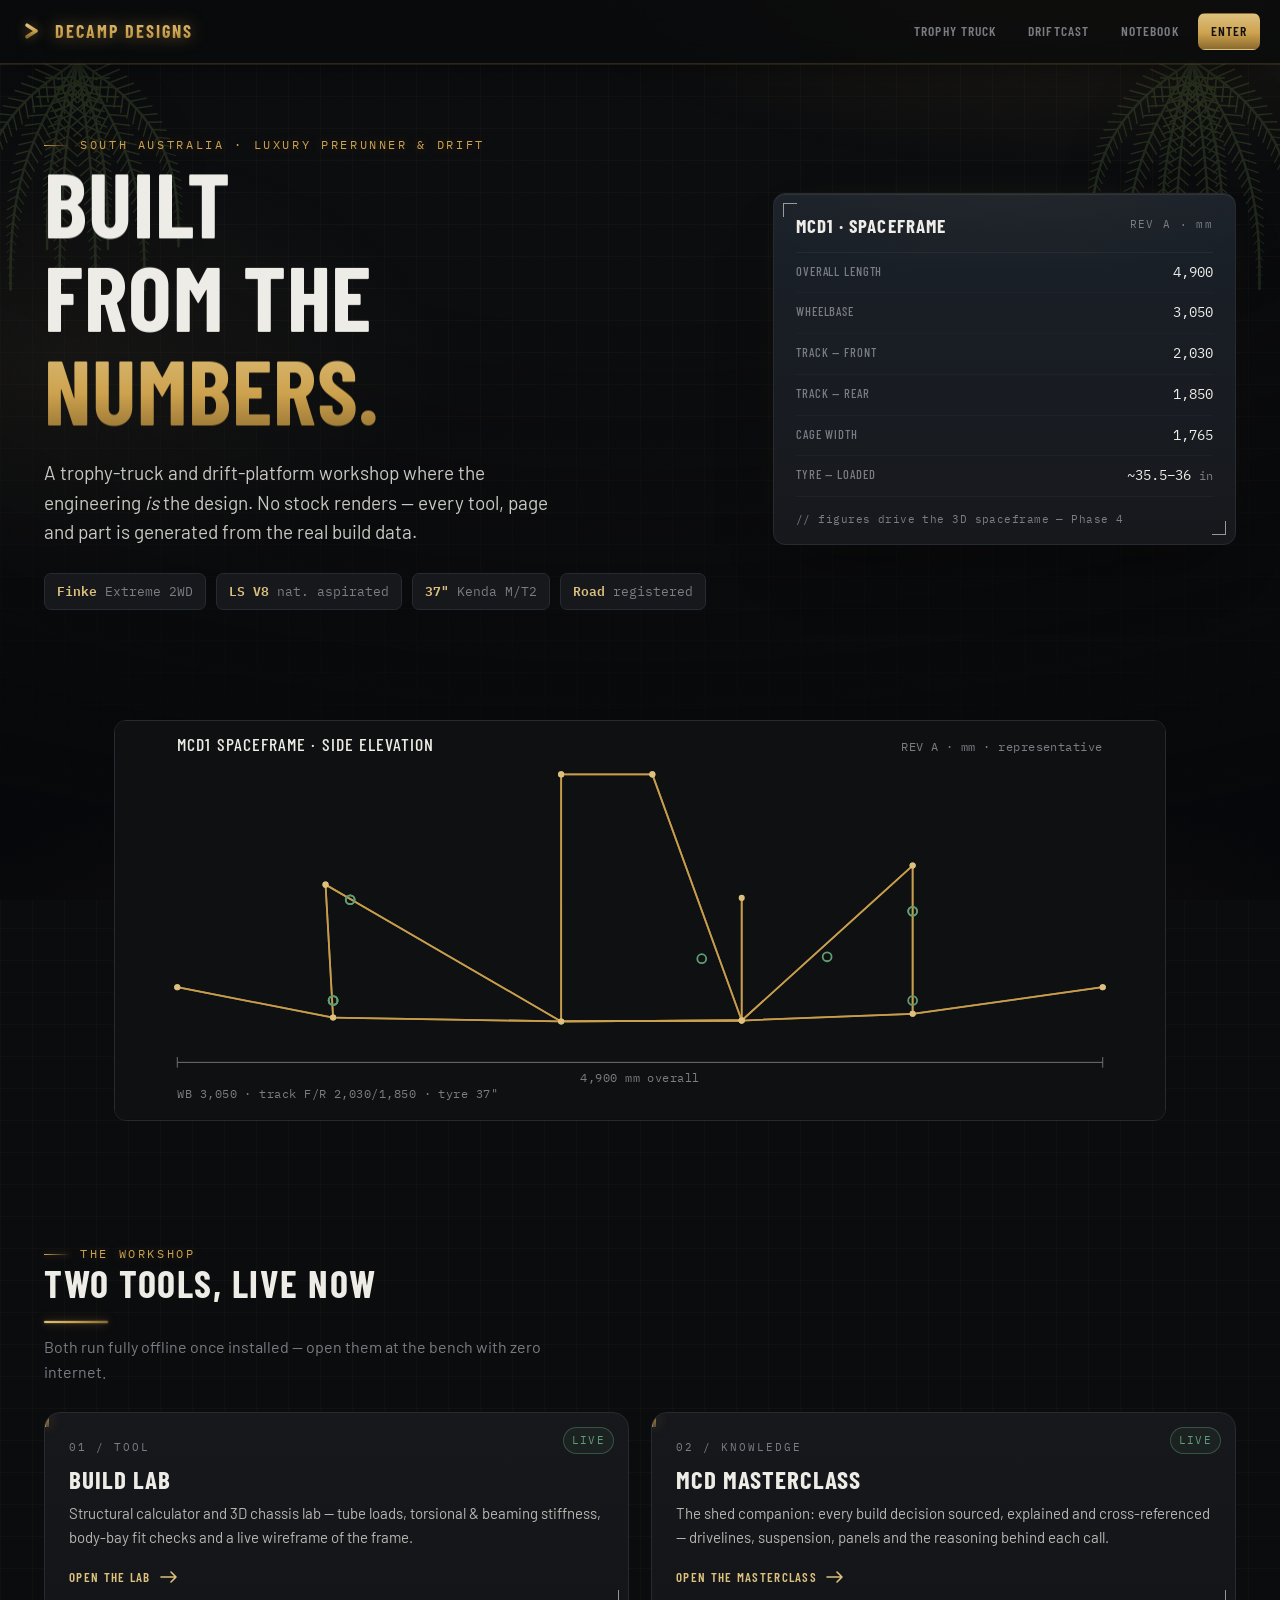
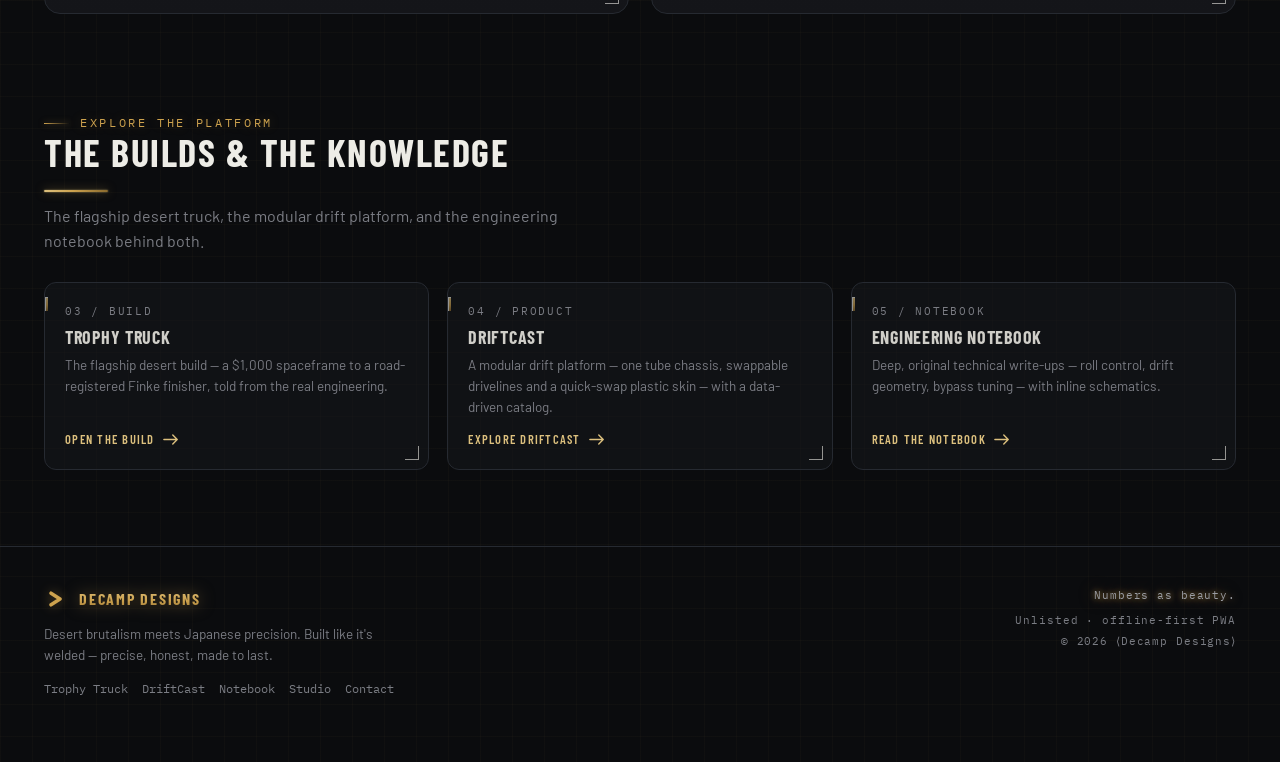
<file: index.html>
<!DOCTYPE html>
<html lang="en-AU">
<head>
<meta charset="UTF-8">
<meta name="viewport" content="width=device-width, initial-scale=1.0">
<meta name="theme-color" content="#0f1012">
<title>Decamp Designs — Built from the numbers</title>
<meta name="description" content="A South Australian fabrication studio. Trophy-truck build tools, the MCD Masterclass, and the DriftCast modular drift platform — every project built from the real engineering numbers.">
<meta name="robots" content="noindex,nofollow">
<meta property="og:type" content="website">
<meta property="og:title" content="Decamp Designs — Built from the numbers">
<meta property="og:description" content="Trophy-truck build tools, the MCD Masterclass, and the DriftCast modular drift platform.">
<meta property="og:image" content="assets/icons/icon-512.png">
<meta name="twitter:card" content="summary">

<link rel="icon" href="favicon.svg" type="image/svg+xml">
<link rel="apple-touch-icon" href="assets/icons/icon-180.png">
<link rel="manifest" href="manifest.json">

<link href="assets/fonts/fonts.css" rel="stylesheet">
<link href="assets/css/studio.css" rel="stylesheet">

<!-- progressive-enhancement guard: only hide reveal elements once JS is present -->
<script>document.documentElement.classList.add('js');</script>
</head>
<body>
<a class="skip" href="#main">Skip to content</a>

<header class="site">
  <div class="wrap bar">
    <a class="brand" href="index.html" aria-label="Decamp Designs home">
      <svg class="chev" viewBox="0 0 512 512" aria-hidden="true">
        <defs><linearGradient id="hc" x1="0" y1="0" x2="0" y2="1">
          <stop offset="0" stop-color="#dcc07e"/><stop offset=".5" stop-color="#cda24e"/><stop offset="1" stop-color="#8a6a2e"/>
        </linearGradient></defs>
        <path d="M150 132 L342 256 L150 380" fill="none" stroke="url(#hc)" stroke-width="74" stroke-linecap="round" stroke-linejoin="round"/>
      </svg>
      <span class="word">Decamp Designs</span>
    </a>
    <nav class="site" aria-label="Primary">
      <a href="trophy-truck.html">Trophy Truck</a>
      <a href="driftcast/index.html">DriftCast</a>
      <a href="notebook/index.html">Notebook</a>
      <a class="cta" href="#doorways">Enter</a>
    </nav>
  </div>
</header>

<main id="main">

  <!-- HERO -->
  <section class="hero" aria-labelledby="h1" data-ambience="dust">
    <img class="foliage l" src="assets/img/fern.svg" alt="" aria-hidden="true">
    <img class="foliage r" src="assets/img/fern.svg" alt="" aria-hidden="true">
    <div class="wrap hero-grid">
      <div data-reveal-children>
        <span class="eyebrow">South Australia · Luxury Prerunner &amp; Drift</span>
        <h1 id="h1" data-split>Built<br>from the<br><span class="lit">numbers.</span></h1>
        <p class="lead">A trophy-truck and drift-platform workshop where the engineering <em>is</em> the design.
          No stock renders — every tool, page and part is generated from the real build data.</p>
        <div class="hero-meta" aria-label="Flagship build, at a glance">
          <span class="chip"><b>Finke</b><span class="u">Extreme 2WD</span></span>
          <span class="chip"><b>LS V8</b><span class="u">nat. aspirated</span></span>
          <span class="chip mono"><b>37"</b><span class="u">Kenda M/T2</span></span>
          <span class="chip"><b>Road</b><span class="u">registered</span></span>
        </div>
      </div>

      <!-- CAD title-block: real chassis numbers as the hero visual -->
      <aside class="titleblock ticks" aria-label="Chassis specification, MCD1 prerunner" data-reveal style="--i:2">
        <div class="tbhead">
          <h3>MCD1 · Spaceframe</h3>
          <span class="id">REV&nbsp;A · mm</span>
        </div>
        <div class="tbrows">
          <div class="tbrow"><span class="k">Overall length</span><span class="v">4,900</span></div>
          <div class="tbrow"><span class="k">Wheelbase</span><span class="v">3,050</span></div>
          <div class="tbrow"><span class="k">Track — front</span><span class="v">2,030</span></div>
          <div class="tbrow"><span class="k">Track — rear</span><span class="v">1,850</span></div>
          <div class="tbrow"><span class="k">Cage width</span><span class="v">1,765</span></div>
          <div class="tbrow"><span class="k">Tyre — loaded</span><span class="v">~35.5–36 <small>in</small></span></div>
        </div>
        <p class="tbnote">// figures drive the 3D spaceframe — Phase 4</p>
      </aside>
    </div>
  </section>

  <!-- 3D SPACEFRAME FLY-THROUGH — enhancement only; the cards below are the resilient core.
       Degrades to a static SVG engineering still on no-WebGL / low-tier / reduced-motion. -->
  <section class="sf-section" data-hero data-chassis="truck"
    aria-label="Spaceframe assembly — scroll to build the chassis from its real coordinates">
    <div class="sf-stage" data-hero-stage>
      <div class="sf-canvas" data-hero-canvas></div>
      <div class="sf-fallback" data-hero-fallback hidden></div>
      <div class="sf-overlay">
        <div class="sf-eyebrow"><span class="eyebrow">Built from the numbers — literally</span></div>
        <div class="sf-callouts">
          <span class="callout"><span class="line"></span>4,900 mm length</span>
          <span class="callout"><span class="line"></span>3,050 mm wheelbase</span>
          <span class="callout"><span class="line"></span>37" tyres seated</span>
        </div>
        <div class="sf-hint">Scroll to assemble</div>
      </div>
    </div>
  </section>

  <!-- DOORWAYS -->
  <section id="doorways" aria-labelledby="dh">
    <div class="wrap">
      <div class="sec-head" data-reveal>
        <span class="eyebrow">The workshop</span>
        <h2 id="dh">Two tools, live now</h2>
        <div class="rule"></div>
        <p>Both run fully offline once installed — open them at the bench with zero internet.</p>
      </div>

      <div class="doorways" data-reveal-children>
        <a class="door live ticks" href="build-lab.html">
          <span class="badge live">Live</span>
          <span class="num">01 / TOOL</span>
          <h3>Build Lab</h3>
          <p>Structural calculator and 3D chassis lab — tube loads, torsional &amp; beaming stiffness, body-bay fit checks and a live wireframe of the frame.</p>
          <span class="go">Open the lab
            <svg width="18" height="12" viewBox="0 0 18 12" fill="none" aria-hidden="true"><path d="M1 6h15M11 1l5 5-5 5" stroke="currentColor" stroke-width="1.6" stroke-linecap="round" stroke-linejoin="round"/></svg>
          </span>
        </a>

        <a class="door live ticks" href="masterclass.html">
          <span class="badge live">Live</span>
          <span class="num">02 / KNOWLEDGE</span>
          <h3>MCD Masterclass</h3>
          <p>The shed companion: every build decision sourced, explained and cross-referenced — drivelines, suspension, panels and the reasoning behind each call.</p>
          <span class="go">Open the masterclass
            <svg width="18" height="12" viewBox="0 0 18 12" fill="none" aria-hidden="true"><path d="M1 6h15M11 1l5 5-5 5" stroke="currentColor" stroke-width="1.6" stroke-linecap="round" stroke-linejoin="round"/></svg>
          </span>
        </a>
      </div>
    </div>
  </section>

  <!-- EXPLORE THE PLATFORM -->
  <section id="driftcast" aria-labelledby="rh">
    <div class="wrap">
      <div class="sec-head" data-reveal>
        <span class="eyebrow">Explore the platform</span>
        <h2 id="rh">The builds &amp; the knowledge</h2>
        <div class="rule"></div>
        <p>The flagship desert truck, the modular drift platform, and the engineering notebook behind both.</p>
      </div>

      <div class="roadmap" data-reveal-children>
        <a class="rm live ticks" href="trophy-truck.html" aria-label="Trophy Truck">
          <span class="num">03 / BUILD</span>
          <h3>Trophy Truck</h3>
          <p>The flagship desert build — a $1,000 spaceframe to a road-registered Finke finisher, told from the real engineering.</p>
          <span class="go">Open the build <svg width="16" height="11" viewBox="0 0 18 12" fill="none" aria-hidden="true"><path d="M1 6h15M11 1l5 5-5 5" stroke="currentColor" stroke-width="1.6" stroke-linecap="round" stroke-linejoin="round"/></svg></span>
        </a>
        <a class="rm live ticks" href="driftcast/index.html" aria-label="DriftCast">
          <span class="num">04 / PRODUCT</span>
          <h3>DriftCast</h3>
          <p>A modular drift platform — one tube chassis, swappable drivelines and a quick-swap plastic skin — with a data-driven catalog.</p>
          <span class="go">Explore DriftCast <svg width="16" height="11" viewBox="0 0 18 12" fill="none" aria-hidden="true"><path d="M1 6h15M11 1l5 5-5 5" stroke="currentColor" stroke-width="1.6" stroke-linecap="round" stroke-linejoin="round"/></svg></span>
        </a>
        <a class="rm live ticks" href="notebook/index.html" aria-label="Engineering Notebook">
          <span class="num">05 / NOTEBOOK</span>
          <h3>Engineering Notebook</h3>
          <p>Deep, original technical write-ups — roll control, drift geometry, bypass tuning — with inline schematics.</p>
          <span class="go">Read the notebook <svg width="16" height="11" viewBox="0 0 18 12" fill="none" aria-hidden="true"><path d="M1 6h15M11 1l5 5-5 5" stroke="currentColor" stroke-width="1.6" stroke-linecap="round" stroke-linejoin="round"/></svg></span>
        </a>
      </div>
    </div>
  </section>

</main>

<footer class="site">
  <div class="wrap foot">
    <div>
      <span class="brand" style="font-size:16px">
        <svg class="chev" width="22" height="22" viewBox="0 0 512 512" aria-hidden="true">
          <path d="M150 132 L342 256 L150 380" fill="none" stroke="#cda24e" stroke-width="74" stroke-linecap="round" stroke-linejoin="round"/>
        </svg>
        <span class="word">Decamp Designs</span>
      </span>
      <p>Desert brutalism meets Japanese precision. Built like it's welded — precise, honest, made to last.</p>
      <nav aria-label="Footer" style="margin-top:14px; display:flex; gap:14px; flex-wrap:wrap; font-family:var(--mono); font-size:12px">
        <a href="trophy-truck.html" style="color:var(--mute)">Trophy Truck</a>
        <a href="driftcast/index.html" style="color:var(--mute)">DriftCast</a>
        <a href="notebook/index.html" style="color:var(--mute)">Notebook</a>
        <a href="studio.html" style="color:var(--mute)">Studio</a>
        <a href="contact.html" style="color:var(--mute)">Contact</a>
      </nav>
    </div>
    <div class="meta">
      <div class="tagline neon">Numbers as beauty.</div>
      <div style="margin-top:8px">Unlisted · offline-first PWA</div>
      <div style="margin-top:4px">© <span class="mono">2026</span> ⟨Decamp Designs⟩</div>
    </div>
  </div>
</footer>

<!-- Vendored motion libs (UMD globals) + progressive orchestrator. Page works without these. -->
<script src="assets/lib/three.r128.min.js"></script>
<script src="assets/lib/gsap.min.js"></script>
<script src="assets/lib/ScrollTrigger.min.js"></script>
<script src="assets/lib/lenis.min.js"></script>
<script type="module" src="assets/motion/studio.js"></script>
<script type="module" src="assets/three/hero.js"></script>

<!-- PWA: progressive enhancement only -->
<script>
  if ('serviceWorker' in navigator) {
    window.addEventListener('load', function () {
      navigator.serviceWorker.register('service-worker.js').catch(function (e) {
        console.warn('SW registration skipped:', e && e.message);
      });
    });
  }
</script>
</body>
</html>
</file>
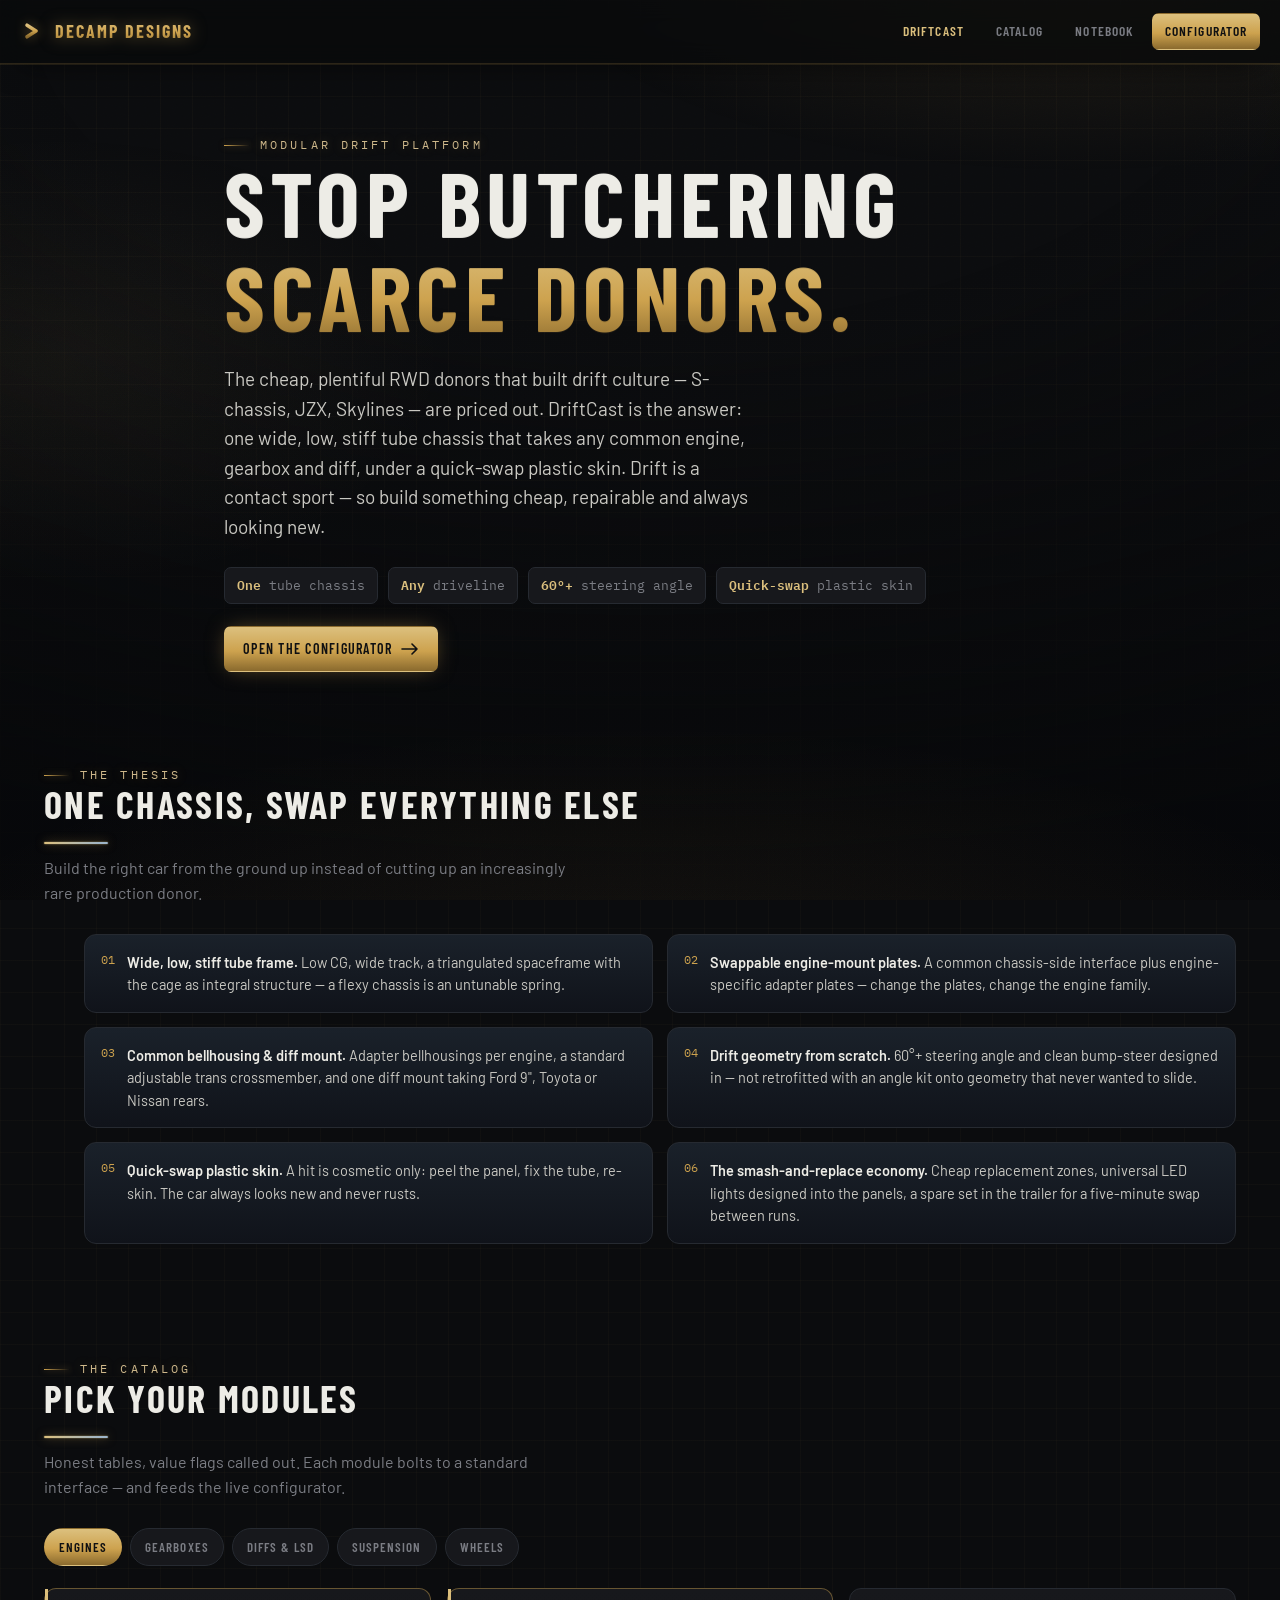
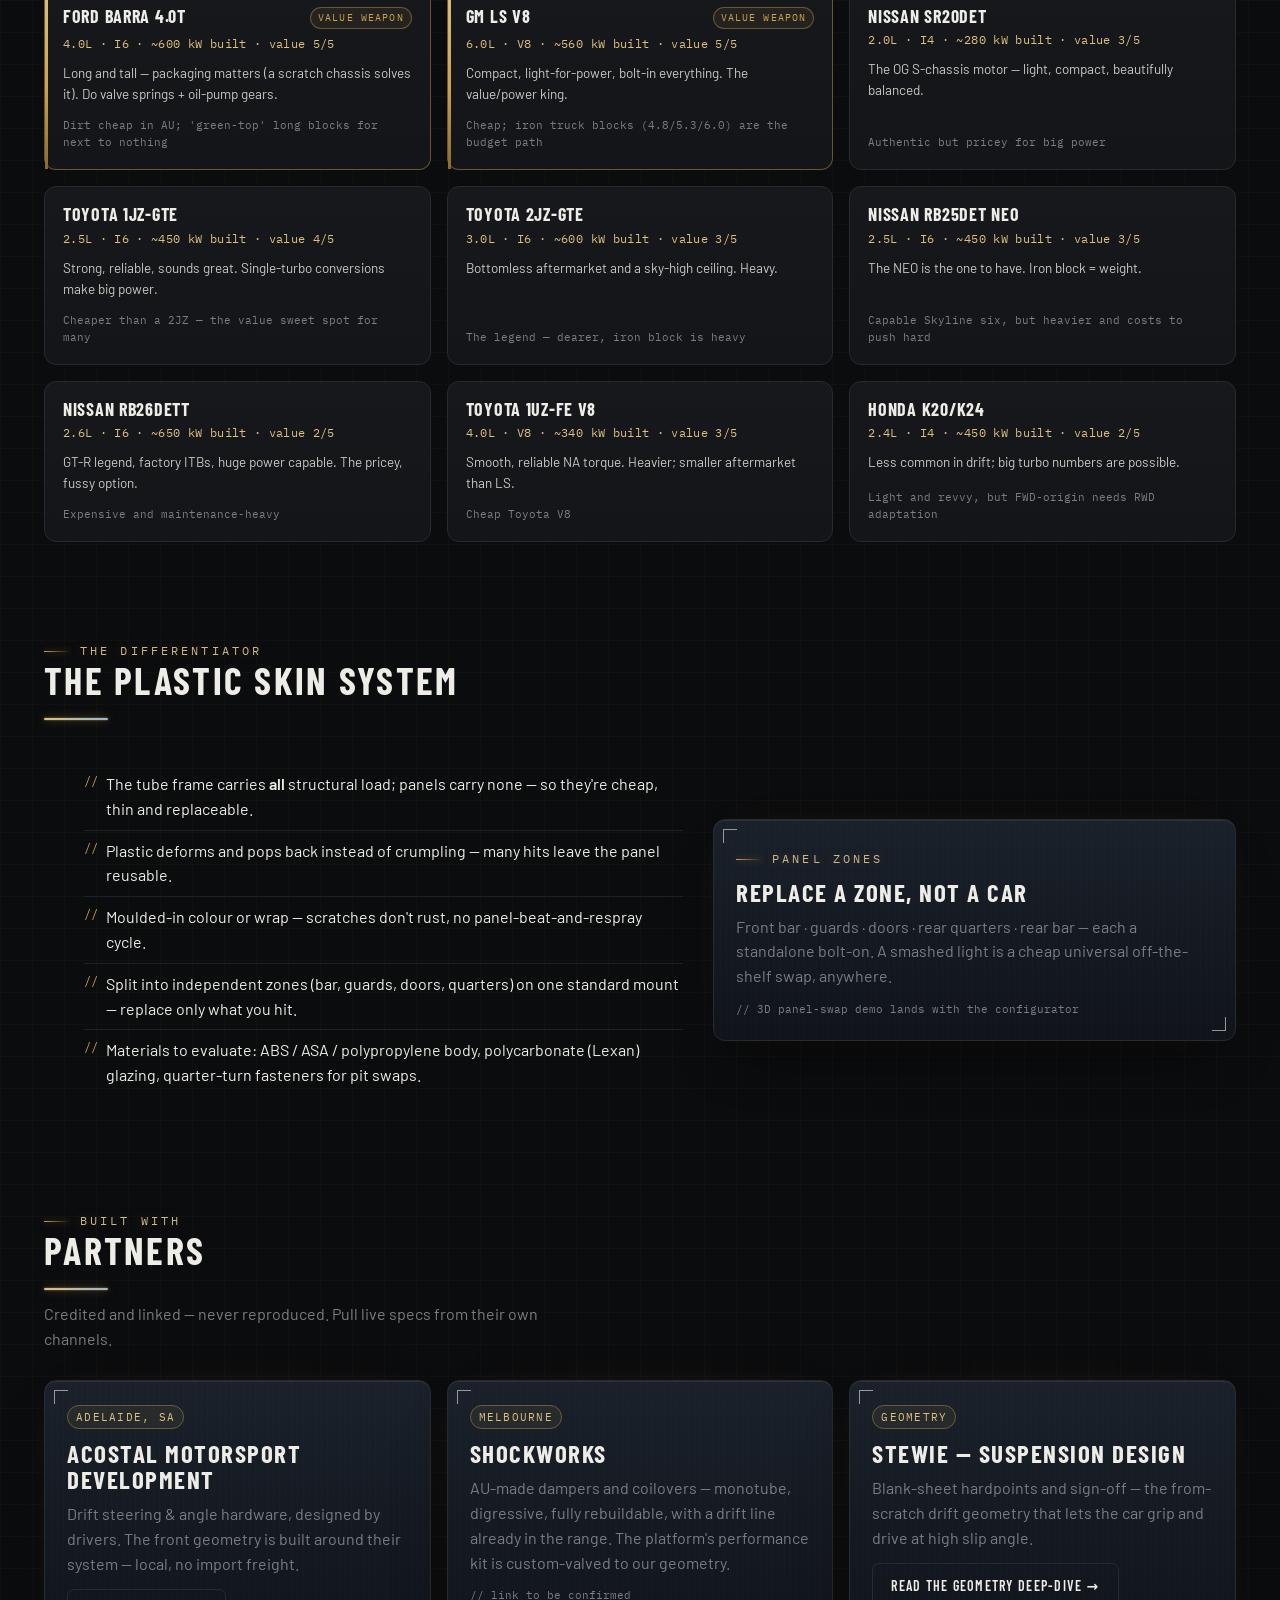
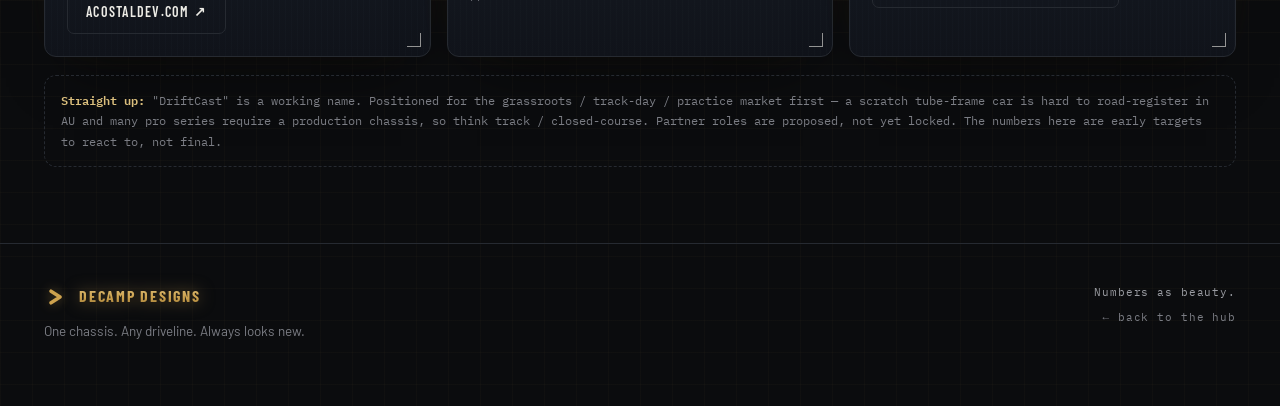
<file: driftcast/index.html>
<!DOCTYPE html>
<html lang="en-AU">
<head>
<meta charset="UTF-8">
<meta name="viewport" content="width=device-width, initial-scale=1.0">
<meta name="theme-color" content="#0f1012">
<title>DriftCast — modular drift platform | Decamp Designs</title>
<meta name="description" content="DriftCast: one wide, low, stiff tube chassis that takes any common engine, gearbox and diff, under a quick-swap plastic skin. The drift donor problem, solved by design.">
<meta name="robots" content="noindex,nofollow">
<meta property="og:type" content="website">
<meta property="og:title" content="DriftCast — modular drift platform">
<meta property="og:description" content="One tube chassis. Any driveline. A quick-swap plastic skin. Built from the numbers.">
<meta property="og:image" content="../assets/icons/icon-512.png">
<link rel="icon" href="../favicon.svg" type="image/svg+xml">
<link rel="apple-touch-icon" href="../assets/icons/icon-180.png">
<link rel="manifest" href="../manifest.json">
<link href="../assets/fonts/fonts.css" rel="stylesheet">
<link href="../assets/css/studio.css" rel="stylesheet">
<script>document.documentElement.classList.add('js');</script>
<style>
  .thesis{display:grid; grid-template-columns:repeat(2,1fr); gap:14px; margin-top:8px}
  .thesis li{list-style:none; padding:16px; border:1px solid var(--line); border-radius:var(--r);
    background:linear-gradient(180deg,var(--steel-800),#10131a); display:flex; gap:12px; align-items:flex-start}
  .thesis li .n{font-family:var(--mono); font-size:12px; color:var(--gold); flex:0 0 auto}
  .thesis li p{margin:0; color:var(--ink-2); font-size:14.5px}
  .thesis li b{color:var(--bone)}
  /* catalog */
  .cat-tabs{display:flex; flex-wrap:wrap; gap:8px; margin:6px 0 22px}
  .cat-tabs button{font-family:var(--head); text-transform:uppercase; letter-spacing:.08em; font-weight:600;
    font-size:13px; color:var(--mute); padding:8px 14px; border:1px solid var(--line); border-radius:999px;
    background:var(--panel); cursor:pointer; transition:all var(--t-fast) var(--ease)}
  .cat-tabs button[aria-pressed="true"]{color:var(--night); background:var(--heat); border-color:transparent}
  .cat-grid{display:grid; grid-template-columns:repeat(3,1fr); gap:16px}
  .pc{position:relative; border:1px solid var(--line); border-radius:var(--r); padding:18px;
    background:linear-gradient(180deg,var(--panel),var(--panel-2)); display:flex; flex-direction:column}
  .pc.flag{border-color:rgba(205,162,78,.45)}
  .pc.flag::before{content:""; position:absolute; left:0; top:0; bottom:0; width:3px; background:var(--heat)}
  .pc .ttl{display:flex; justify-content:space-between; align-items:flex-start; gap:10px}
  .pc h4{font-size:18px; color:var(--bone)}
  .pc .spec{font-family:var(--mono); font-size:11.5px; color:var(--gold-straw); margin-top:6px; letter-spacing:.03em}
  .pc .note{color:var(--ink-2); font-size:13.5px; margin-top:10px; flex:1}
  .pc .cost{font-family:var(--mono); font-size:11px; color:var(--mute); margin-top:12px}
  .pc .fl{font-family:var(--mono); font-size:9.5px; letter-spacing:.12em; text-transform:uppercase; color:var(--gold);
    border:1px solid rgba(205,162,78,.4); border-radius:999px; padding:3px 7px; background:rgba(205,162,78,.08); white-space:nowrap}
  .partners{display:grid; grid-template-columns:repeat(3,1fr); gap:16px}
  .skin-grid{display:grid; grid-template-columns:1.1fr .9fr; gap:30px; align-items:center}
  .honest{font-family:var(--mono); font-size:12px; color:var(--mute); border:1px dashed var(--line);
    border-radius:var(--r); padding:14px 16px; margin-top:18px; line-height:1.7}
  .honest b{color:var(--gold-straw)}
  @media(max-width:880px){ .thesis,.cat-grid,.partners{grid-template-columns:1fr} .skin-grid{grid-template-columns:1fr} }
</style>
</head>
<body class="v-tuner">
<a class="skip" href="#main">Skip to content</a>

<header class="site">
  <div class="wrap bar">
    <a class="brand" href="../index.html" aria-label="Decamp Designs home">
      <svg class="chev" viewBox="0 0 512 512" aria-hidden="true"><defs><linearGradient id="hc" x1="0" y1="0" x2="0" y2="1"><stop offset="0" stop-color="#dcc07e"/><stop offset=".5" stop-color="#cda24e"/><stop offset="1" stop-color="#8a6a2e"/></linearGradient></defs><path d="M150 132 L342 256 L150 380" fill="none" stroke="url(#hc)" stroke-width="74" stroke-linecap="round" stroke-linejoin="round"/></svg>
      <span class="word">Decamp Designs</span>
    </a>
    <nav class="site" aria-label="Primary">
      <a aria-current="page" href="index.html">DriftCast</a>
      <a href="#catalog">Catalog</a>
      <a href="../notebook/index.html">Notebook</a>
      <a class="cta" href="configurator.html">Configurator</a>
    </nav>
  </div>
</header>

<main id="main">

  <!-- HERO -->
  <section class="hero" data-ambience="ember">
    <div class="wrap" data-reveal-children style="max-width:880px">
      <span class="eyebrow">Modular drift platform</span>
      <h1 data-split>Stop butchering<br><span class="lit">scarce donors.</span></h1>
      <p class="lead">The cheap, plentiful RWD donors that built drift culture — S-chassis, JZX, Skylines —
        are priced out. DriftCast is the answer: one wide, low, stiff tube chassis that takes any common
        engine, gearbox and diff, under a quick-swap plastic skin. Drift is a contact sport — so build
        something cheap, repairable and always looking new.</p>
      <div class="hero-meta">
        <span class="chip"><b>One</b><span class="u">tube chassis</span></span>
        <span class="chip"><b>Any</b><span class="u">driveline</span></span>
        <span class="chip mono"><b>60°+</b><span class="u">steering angle</span></span>
        <span class="chip"><b>Quick-swap</b><span class="u">plastic skin</span></span>
      </div>
      <p style="margin-top:22px"><a class="btn btn-primary" href="configurator.html">Open the configurator
        <svg width="18" height="12" viewBox="0 0 18 12" fill="none" aria-hidden="true"><path d="M1 6h15M11 1l5 5-5 5" stroke="currentColor" stroke-width="1.6" stroke-linecap="round" stroke-linejoin="round"/></svg></a></p>
    </div>
  </section>

  <!-- CONCEPT / THESIS -->
  <section aria-labelledby="concept">
    <div class="wrap">
      <div class="sec-head" data-reveal>
        <span class="eyebrow">The thesis</span>
        <h2 id="concept">One chassis, swap everything else</h2>
        <div class="rule"></div>
        <p>Build the right car from the ground up instead of cutting up an increasingly rare production donor.</p>
      </div>
      <ul class="thesis" data-reveal-children>
        <li><span class="n">01</span><p><b>Wide, low, stiff tube frame.</b> Low CG, wide track, a triangulated spaceframe with the cage as integral structure — a flexy chassis is an untunable spring.</p></li>
        <li><span class="n">02</span><p><b>Swappable engine-mount plates.</b> A common chassis-side interface plus engine-specific adapter plates — change the plates, change the engine family.</p></li>
        <li><span class="n">03</span><p><b>Common bellhousing &amp; diff mount.</b> Adapter bellhousings per engine, a standard adjustable trans crossmember, and one diff mount taking Ford 9", Toyota or Nissan rears.</p></li>
        <li><span class="n">04</span><p><b>Drift geometry from scratch.</b> 60°+ steering angle and clean bump-steer designed in — not retrofitted with an angle kit onto geometry that never wanted to slide.</p></li>
        <li><span class="n">05</span><p><b>Quick-swap plastic skin.</b> A hit is cosmetic only: peel the panel, fix the tube, re-skin. The car always looks new and never rusts.</p></li>
        <li><span class="n">06</span><p><b>The smash-and-replace economy.</b> Cheap replacement zones, universal LED lights designed into the panels, a spare set in the trailer for a five-minute swap between runs.</p></li>
      </ul>
    </div>
  </section>

  <!-- CATALOG -->
  <section id="catalog" aria-labelledby="cath">
    <div class="wrap">
      <div class="sec-head" data-reveal>
        <span class="eyebrow">The catalog</span>
        <h2 id="cath">Pick your modules</h2>
        <div class="rule"></div>
        <p>Honest tables, value flags called out. Each module bolts to a standard interface — and feeds the
          live configurator.</p>
      </div>

      <div class="cat-tabs" role="group" aria-label="Catalog category">
        <button data-cat="engines" aria-pressed="true">Engines</button>
        <button data-cat="gearboxes" aria-pressed="false">Gearboxes</button>
        <button data-cat="diffs" aria-pressed="false">Diffs &amp; LSD</button>
        <button data-cat="suspension" aria-pressed="false">Suspension</button>
        <button data-cat="wheels" aria-pressed="false">Wheels</button>
      </div>

      <div id="catGrid" class="cat-grid" aria-live="polite"></div>

      <noscript>
        <div class="honest">The full filterable catalog needs JavaScript. The headline picks:
          <b>Barra 4.0T</b> (the AU value weapon — "Australia's 2JZ"), <b>LS V8</b> (the value/power king),
          <b>CD009</b> gearbox (the budget standard), <b>Ford 9"</b> rear, and a <b>2-way LSD</b> (the drift default).</div>
      </noscript>
    </div>
  </section>

  <!-- PLASTIC SKIN -->
  <section aria-labelledby="skin">
    <div class="wrap">
      <div class="sec-head" data-reveal>
        <span class="eyebrow">The differentiator</span>
        <h2 id="skin">The plastic skin system</h2>
        <div class="rule"></div>
      </div>
      <div class="skin-grid" data-reveal>
        <ul>
          <li style="list-style:none; padding:8px 0 8px 22px; position:relative; border-bottom:1px solid var(--line-soft)"><span style="position:absolute;left:0;color:var(--gold);font-family:var(--mono);font-size:12px">//</span> The tube frame carries <b>all</b> structural load; panels carry none — so they're cheap, thin and replaceable.</li>
          <li style="list-style:none; padding:8px 0 8px 22px; position:relative; border-bottom:1px solid var(--line-soft)"><span style="position:absolute;left:0;color:var(--gold);font-family:var(--mono);font-size:12px">//</span> Plastic deforms and pops back instead of crumpling — many hits leave the panel reusable.</li>
          <li style="list-style:none; padding:8px 0 8px 22px; position:relative; border-bottom:1px solid var(--line-soft)"><span style="position:absolute;left:0;color:var(--gold);font-family:var(--mono);font-size:12px">//</span> Moulded-in colour or wrap — scratches don't rust, no panel-beat-and-respray cycle.</li>
          <li style="list-style:none; padding:8px 0 8px 22px; position:relative; border-bottom:1px solid var(--line-soft)"><span style="position:absolute;left:0;color:var(--gold);font-family:var(--mono);font-size:12px">//</span> Split into independent zones (bar, guards, doors, quarters) on one standard mount — replace only what you hit.</li>
          <li style="list-style:none; padding:8px 0 8px 22px; position:relative"><span style="position:absolute;left:0;color:var(--gold);font-family:var(--mono);font-size:12px">//</span> Materials to evaluate: ABS / ASA / polypropylene body, polycarbonate (Lexan) glazing, quarter-turn fasteners for pit swaps.</li>
        </ul>
        <aside class="card ticks">
          <span class="eyebrow">Panel zones</span>
          <h3 style="margin-top:10px">Replace a zone, not a car</h3>
          <p class="dim" style="margin-top:10px">Front bar · guards · doors · rear quarters · rear bar — each a standalone bolt-on. A smashed light is a cheap universal off-the-shelf swap, anywhere.</p>
          <p class="mono dim" style="font-size:11px; margin-top:12px">// 3D panel-swap demo lands with the configurator</p>
        </aside>
      </div>
    </div>
  </section>

  <!-- PARTNERS -->
  <section aria-labelledby="partners">
    <div class="wrap">
      <div class="sec-head" data-reveal>
        <span class="eyebrow">Built with</span>
        <h2 id="partners">Partners</h2>
        <div class="rule"></div>
        <p>Credited and linked — never reproduced. Pull live specs from their own channels.</p>
      </div>
      <div class="partners" data-reveal-children>
        <article class="card ticks">
          <span class="badge info">Adelaide, SA</span>
          <h3 style="margin-top:12px">Acostal Motorsport Development</h3>
          <p class="dim" style="margin-top:10px">Drift steering &amp; angle hardware, designed by drivers. The front geometry is built around their system — local, no import freight.</p>
          <p style="margin-top:12px"><a class="btn btn-ghost" href="https://acostaldev.com" target="_blank" rel="noopener nofollow">acostaldev.com ↗</a></p>
        </article>
        <article class="card ticks">
          <span class="badge info">Melbourne</span>
          <h3 style="margin-top:12px">Shockworks</h3>
          <p class="dim" style="margin-top:10px">AU-made dampers and coilovers — monotube, digressive, fully rebuildable, with a drift line already in the range. The platform's performance kit is custom-valved to our geometry.</p>
          <p class="mono dim" style="font-size:11px; margin-top:12px">// link to be confirmed</p>
        </article>
        <article class="card ticks">
          <span class="badge info">Geometry</span>
          <h3 style="margin-top:12px">Stewie — suspension design</h3>
          <p class="dim" style="margin-top:10px">Blank-sheet hardpoints and sign-off — the from-scratch drift geometry that lets the car grip and drive at high slip angle.</p>
          <p style="margin-top:12px"><a class="btn btn-ghost" href="../notebook/drift-dynamics.html">Read the geometry deep-dive →</a></p>
        </article>
      </div>

      <div class="honest" data-reveal>
        <b>Straight up:</b> "DriftCast" is a working name. Positioned for the grassroots / track-day / practice
        market first — a scratch tube-frame car is hard to road-register in AU and many pro series require a
        production chassis, so think track / closed-course. Partner roles are proposed, not yet locked. The
        numbers here are early targets to react to, not final.
      </div>
    </div>
  </section>

</main>

<footer class="site">
  <div class="wrap foot">
    <div>
      <span class="brand" style="font-size:16px"><svg class="chev" width="22" height="22" viewBox="0 0 512 512" aria-hidden="true"><path d="M150 132 L342 256 L150 380" fill="none" stroke="#cda24e" stroke-width="74" stroke-linecap="round" stroke-linejoin="round"/></svg><span class="word">Decamp Designs</span></span>
      <p>One chassis. Any driveline. Always looks new.</p>
    </div>
    <div class="meta"><div class="tagline">Numbers as beauty.</div><div style="margin-top:8px"><a href="../index.html">← back to the hub</a></div></div>
  </div>
</footer>

<!-- data-driven catalog -->
<script type="module">
  import { engines } from '../assets/data/engines.js';
  import { gearboxes } from '../assets/data/gearboxes.js';
  import { diffs, lsdTypes } from '../assets/data/diffs.js';
  import { suspension } from '../assets/data/suspension.js';
  import { wheels } from '../assets/data/wheels.js';

  const FLAGS = ['VALUE-WEAPON','DRIFT-DEFAULT','AU-LOCAL','EXCELLENT','PREMIUM','TOP-TIER','value-power-king','budget-standard','JDM-STANDARD'];
  const flagLabel = (tags=[]) => {
    const f = tags.find(t => FLAGS.includes(t));
    return f ? f.replace(/-/g,' ') : null;
  };
  const esc = (s) => String(s ?? '').replace(/[&<>]/g, c => ({'&':'&amp;','<':'&lt;','>':'&gt;'}[c]));
  const card = ({ title, spec, note, cost, tags }) => {
    const fl = flagLabel(tags);
    return `<article class="pc${fl ? ' flag' : ''}">
      <div class="ttl"><h4>${esc(title)}</h4>${fl ? `<span class="fl">${esc(fl)}</span>` : ''}</div>
      ${spec ? `<div class="spec">${esc(spec)}</div>` : ''}
      ${note ? `<p class="note">${esc(note)}</p>` : ''}
      ${cost ? `<div class="cost">${esc(cost)}</div>` : ''}
    </article>`;
  };

  const cats = {
    engines: () => engines.map(e => card({
      title: e.name, tags: e.tags,
      spec: [e.displacementL ? e.displacementL.toFixed(1) + 'L' : null, e.layout, e.builtPowerKw ? `~${e.builtPowerKw} kW built` : null, `value ${e.valueRating}/5`].filter(Boolean).join(' · '),
      note: e.fitNotes, cost: e.sourceCostNote,
    })),
    gearboxes: () => gearboxes.map(g => card({
      title: g.name, tags: g.tags,
      spec: [g.type, g.speeds ? g.speeds + '-spd' : null, g.powerProvenKw ? `${g.powerProvenKw} kW proven` : null].filter(Boolean).join(' · '),
      note: g.fitNotes, cost: g.costNote,
    })),
    diffs: () => [
      ...diffs.map(d => card({ title: d.name, tags: d.tags, spec: `LSD: ${d.lsdTypes.join(' / ')}`, note: `${d.strengthNote || ''} — ${d.fitNotes || ''}`, cost: d.costNote })),
      ...lsdTypes.map(l => card({ title: `${l.type} lock`, tags: l.tags, spec: l.behaviour, note: l.drift, cost: l.costNote })),
    ],
    suspension: () => suspension.map(s => card({
      title: s.name, tags: s.tags, spec: [s.vendor, s.type].filter(Boolean).join(' · '), note: s.travelNote, cost: s.costNote,
    })),
    wheels: () => wheels.map(w => card({
      title: `${w.widthIn}" wide`, tags: [], spec: `${w.diameterIn}" · tyre ${w.tyreWidthMm} mm`, note: w.fitNotes, cost: null,
    })),
  };

  const grid = document.getElementById('catGrid');
  const tabs = document.querySelectorAll('.cat-tabs button');
  function show(cat) {
    grid.innerHTML = cats[cat]().join('');
    tabs.forEach(b => b.setAttribute('aria-pressed', String(b.dataset.cat === cat)));
  }
  tabs.forEach(b => b.addEventListener('click', () => show(b.dataset.cat)));
  show('engines');
</script>

<script src="../assets/lib/gsap.min.js"></script>
<script src="../assets/lib/ScrollTrigger.min.js"></script>
<script src="../assets/lib/lenis.min.js"></script>
<script type="module" src="../assets/motion/studio.js"></script>
</body>
</html>
</file>
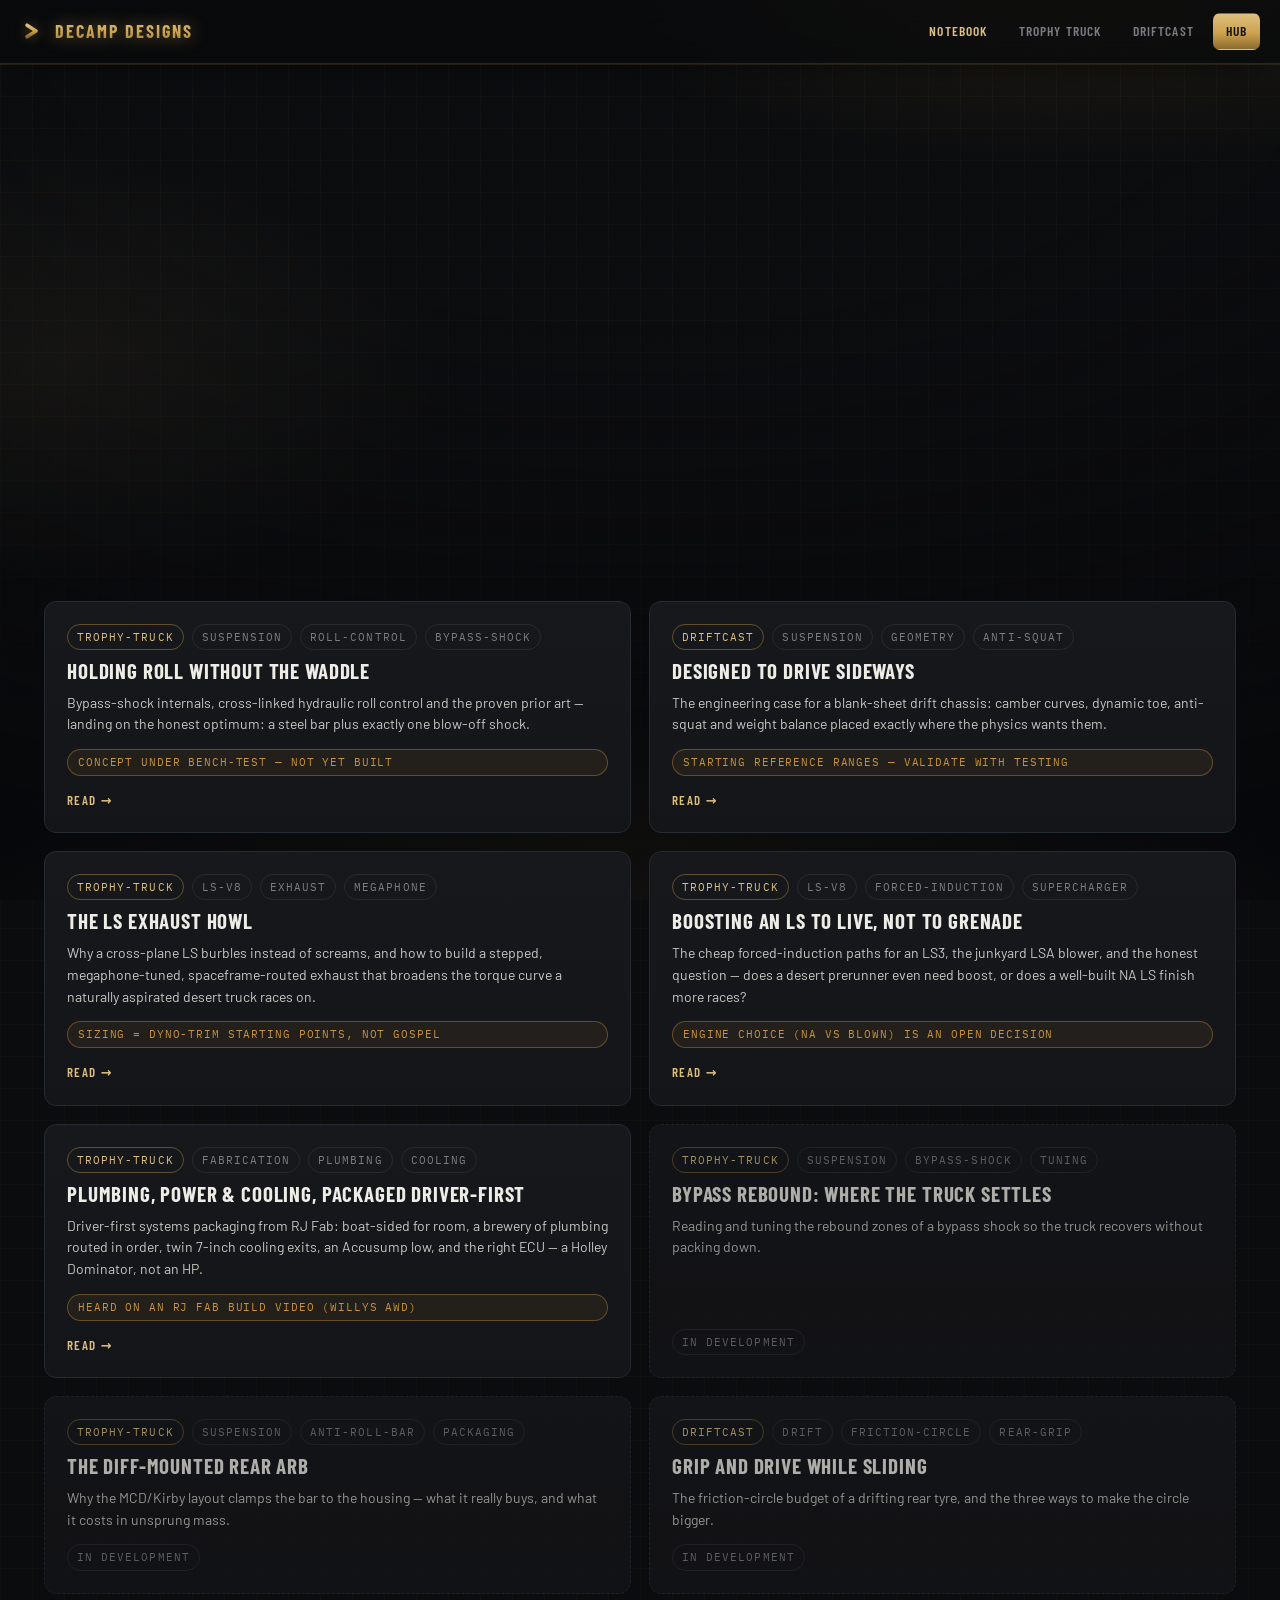
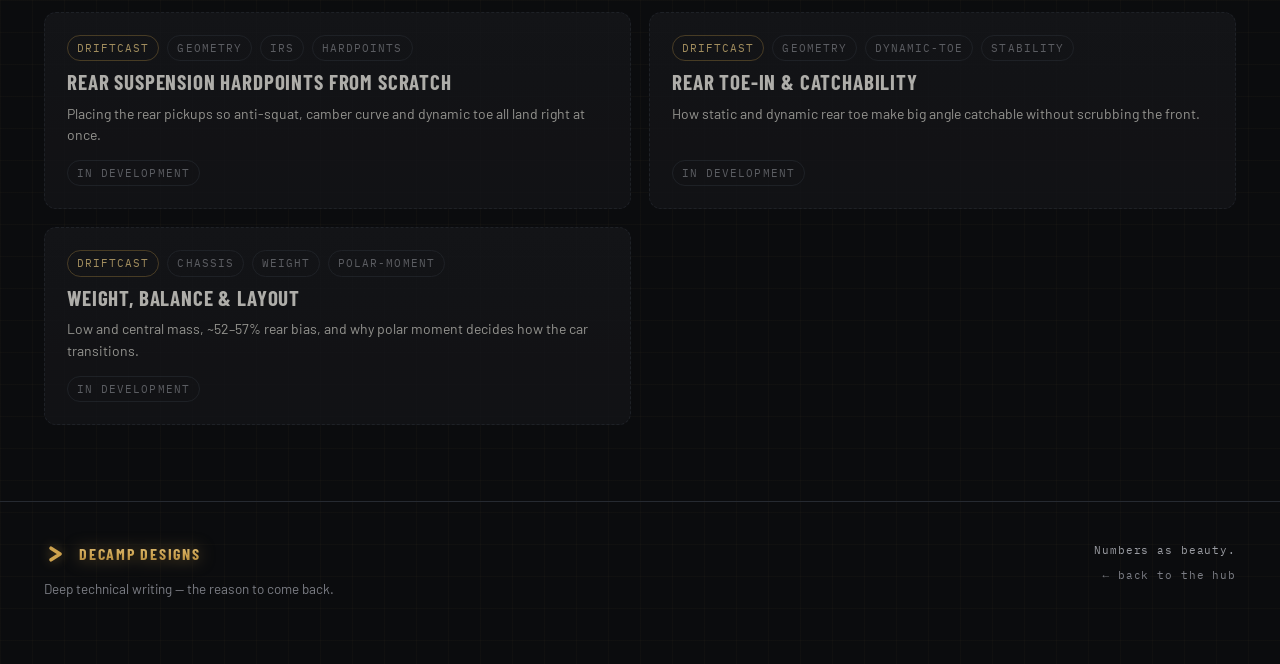
<file: notebook/index.html>
<!DOCTYPE html>
<html lang="en-AU">
<head>
<meta charset="UTF-8">
<meta name="viewport" content="width=device-width, initial-scale=1.0">
<meta name="theme-color" content="#0f1012">
<title>Engineering Notebook | Decamp Designs</title>
<meta name="description" content="Deep, original technical write-ups — roll control, bypass tuning, drift geometry, weight and balance — with inline schematics and honest confidence flags.">
<meta name="robots" content="noindex,nofollow">
<meta property="og:type" content="website">
<meta property="og:title" content="Engineering Notebook — Decamp Designs">
<meta property="og:description" content="Original technical write-ups with inline schematics. Built from the numbers.">
<meta property="og:image" content="../assets/icons/icon-512.png">
<link rel="icon" href="../favicon.svg" type="image/svg+xml">
<link rel="apple-touch-icon" href="../assets/icons/icon-180.png">
<link rel="manifest" href="../manifest.json">
<link href="../assets/fonts/fonts.css" rel="stylesheet">
<link href="../assets/css/studio.css" rel="stylesheet">
<script>document.documentElement.classList.add('js');</script>
</head>
<body>
<a class="skip" href="#main">Skip to content</a>

<header class="site">
  <div class="wrap bar">
    <a class="brand" href="../index.html" aria-label="Decamp Designs home">
      <svg class="chev" viewBox="0 0 512 512" aria-hidden="true"><defs><linearGradient id="hc" x1="0" y1="0" x2="0" y2="1"><stop offset="0" stop-color="#dcc07e"/><stop offset=".5" stop-color="#cda24e"/><stop offset="1" stop-color="#8a6a2e"/></linearGradient></defs><path d="M150 132 L342 256 L150 380" fill="none" stroke="url(#hc)" stroke-width="74" stroke-linecap="round" stroke-linejoin="round"/></svg>
      <span class="word">Decamp Designs</span>
    </a>
    <nav class="site" aria-label="Primary">
      <a aria-current="page" href="index.html">Notebook</a>
      <a href="../trophy-truck.html">Trophy Truck</a>
      <a href="../driftcast/index.html">DriftCast</a>
      <a class="cta" href="../index.html">Hub</a>
    </nav>
  </div>
</header>

<main id="main">
  <section class="hero">
    <div class="wrap" style="max-width:820px" data-reveal-children>
      <span class="eyebrow">Engineering Notebook</span>
      <h1 data-split>The reasoning,<br><span class="lit">written down.</span></h1>
      <p class="lead">Original technical write-ups — the actual engineering behind the builds, with inline
        schematics and honest confidence flags. This is the part you come back to.</p>
    </div>
  </section>

  <section aria-labelledby="lib">
    <div class="wrap">
      <h2 id="lib" class="visually-hidden">Articles</h2>
      <div class="nb-filters" role="group" aria-label="Filter by vertical" data-reveal>
        <button data-f="all" aria-pressed="true">All</button>
        <button data-f="trophy-truck" aria-pressed="false">Trophy Truck</button>
        <button data-f="driftcast" aria-pressed="false">DriftCast</button>
      </div>
      <div id="nbGrid" class="nb-grid" aria-live="polite"></div>
      <noscript>
        <div class="nb-grid">
          <a class="nb-card" href="roll-control.html"><span class="tag vert">trophy-truck</span><h3>Holding roll without the waddle</h3><p>Bypass internals, cross-linked hydraulic roll control, and the honest minimum system.</p></a>
          <a class="nb-card" href="drift-dynamics.html"><span class="tag vert">driftcast</span><h3>Designed to drive sideways</h3><p>The engineering case for a blank-sheet drift chassis.</p></a>
        </div>
      </noscript>
    </div>
  </section>
</main>

<footer class="site">
  <div class="wrap foot">
    <div><span class="brand" style="font-size:16px"><svg class="chev" width="22" height="22" viewBox="0 0 512 512" aria-hidden="true"><path d="M150 132 L342 256 L150 380" fill="none" stroke="#cda24e" stroke-width="74" stroke-linecap="round" stroke-linejoin="round"/></svg><span class="word">Decamp Designs</span></span>
      <p>Deep technical writing — the reason to come back.</p></div>
    <div class="meta"><div class="tagline">Numbers as beauty.</div><div style="margin-top:8px"><a href="../index.html">← back to the hub</a></div></div>
  </div>
</footer>

<script type="module">
  import { articles } from '../assets/data/articles.js';
  const esc = (s) => String(s ?? '').replace(/[&<>]/g, c => ({'&':'&amp;','<':'&lt;','>':'&gt;'}[c]));
  const grid = document.getElementById('nbGrid');
  const card = (a) => {
    const tags = a.tags.slice(0, 3).map(t => `<span class="tag">${esc(t)}</span>`).join('');
    const inner = `
      <div class="article-meta" style="margin-top:0">
        <span class="tag vert">${esc(a.vertical)}</span>${tags}
      </div>
      <h3>${esc(a.title)}</h3>
      <p>${esc(a.summary)}</p>
      ${a.confidence ? `<span class="confidence" style="margin-top:14px">${esc(a.confidence)}</span>` : ''}
      ${a.status === 'stub' ? '<span class="tag" style="margin-top:14px; align-self:flex-start">In development</span>'
        : `<span class="go" style="margin-top:14px; font-family:var(--head); text-transform:uppercase; letter-spacing:.1em; font-weight:600; font-size:13px; color:var(--gold-straw)">Read →</span>`}`;
    return a.status === 'published'
      ? `<a class="nb-card" href="${esc(a.slug)}.html">${inner}</a>`
      : `<div class="nb-card stub">${inner}</div>`;
  };
  const tabs = document.querySelectorAll('.nb-filters button');
  function render(f) {
    const list = f === 'all' ? articles : articles.filter(a => a.vertical === f);
    // published first
    list.sort((a, b) => (a.status === b.status) ? 0 : a.status === 'published' ? -1 : 1);
    grid.innerHTML = list.map(card).join('');
    tabs.forEach(b => b.setAttribute('aria-pressed', String(b.dataset.f === f)));
  }
  tabs.forEach(b => b.addEventListener('click', () => render(b.dataset.f)));
  render('all');
</script>
</body>
</html>
</file>
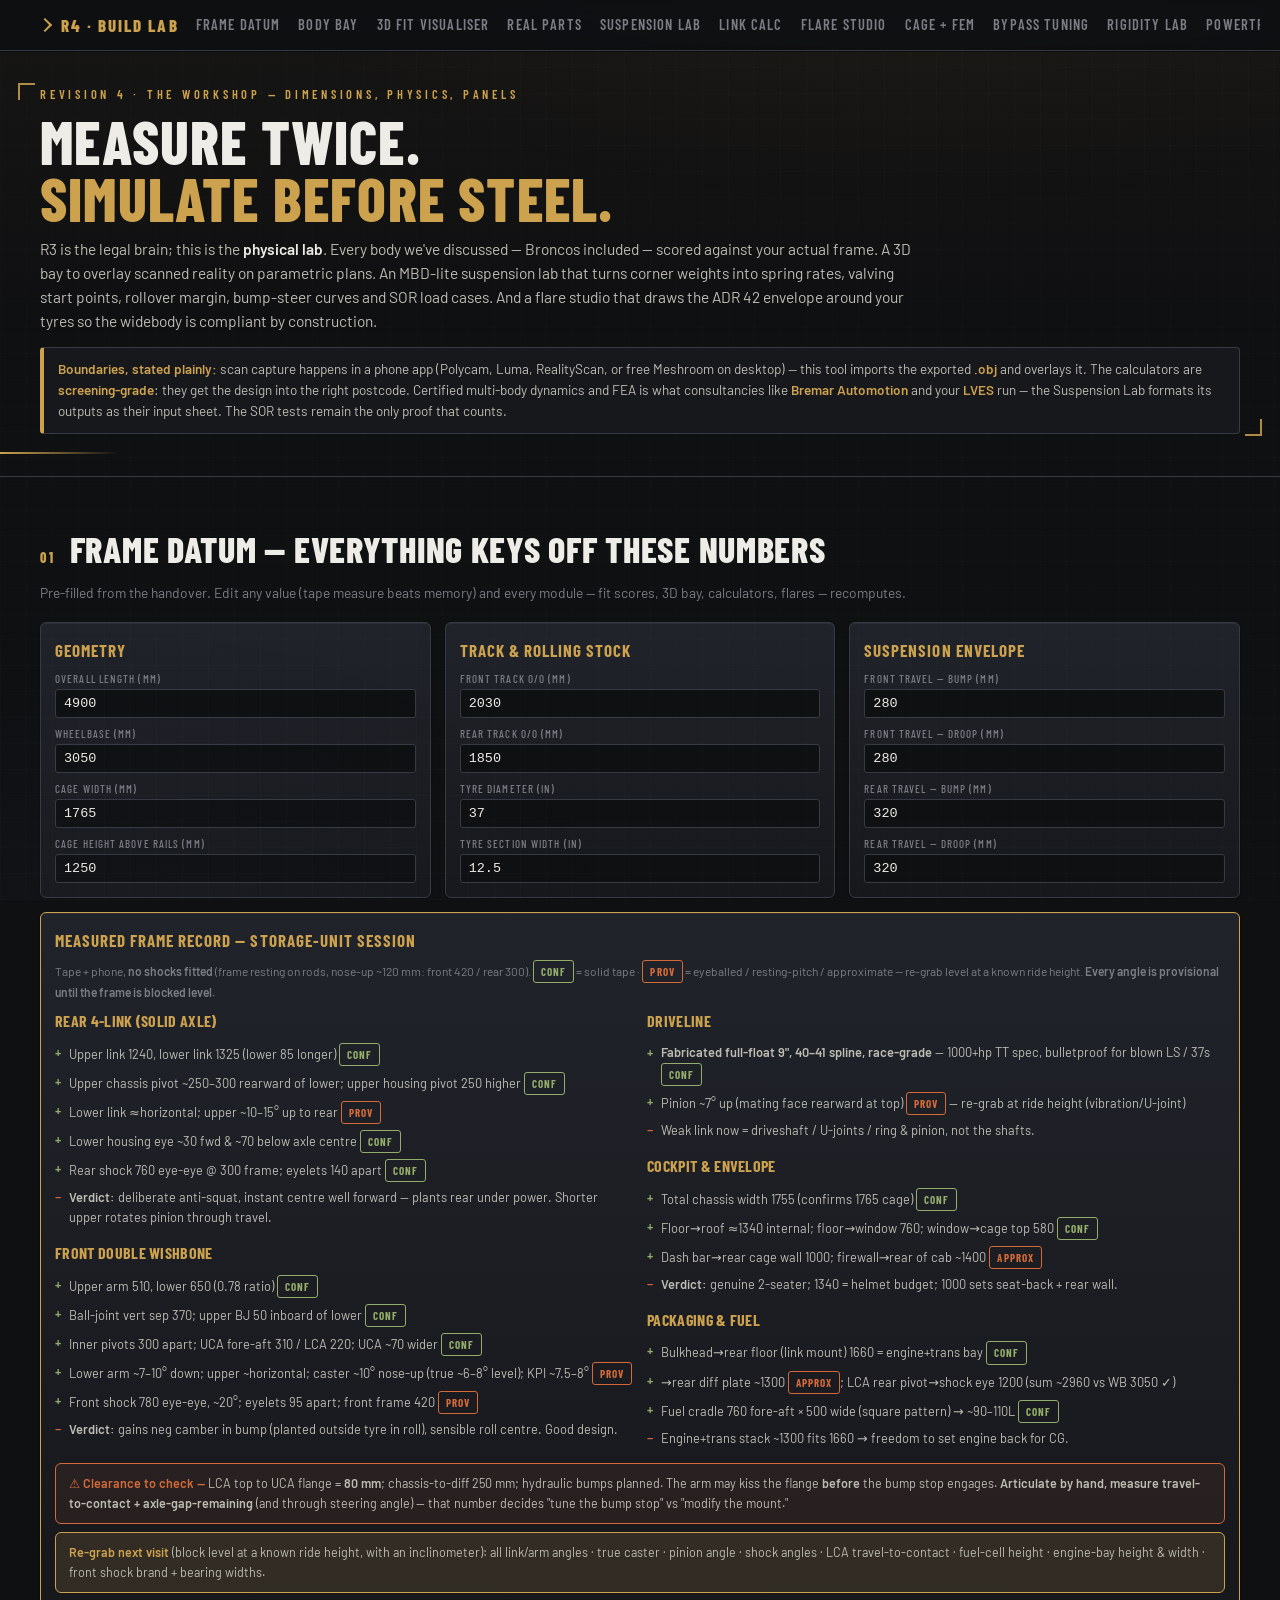
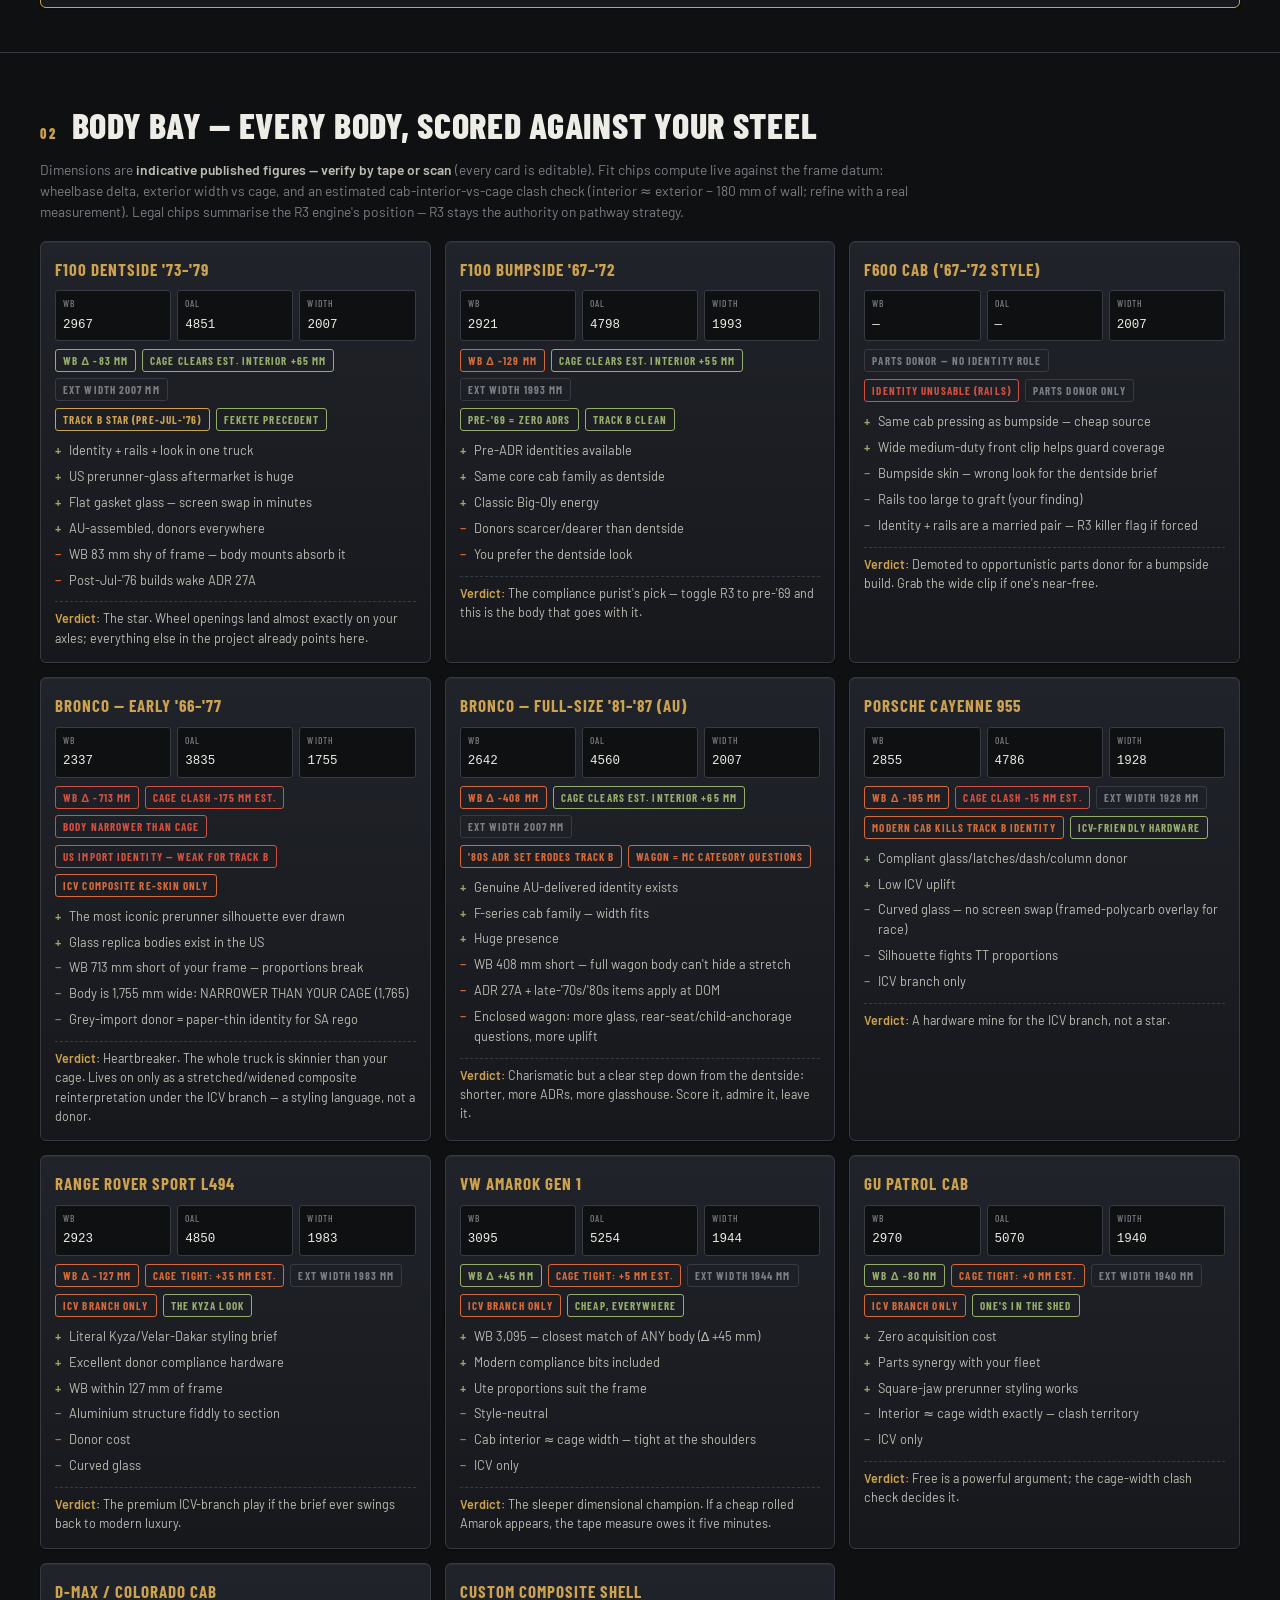
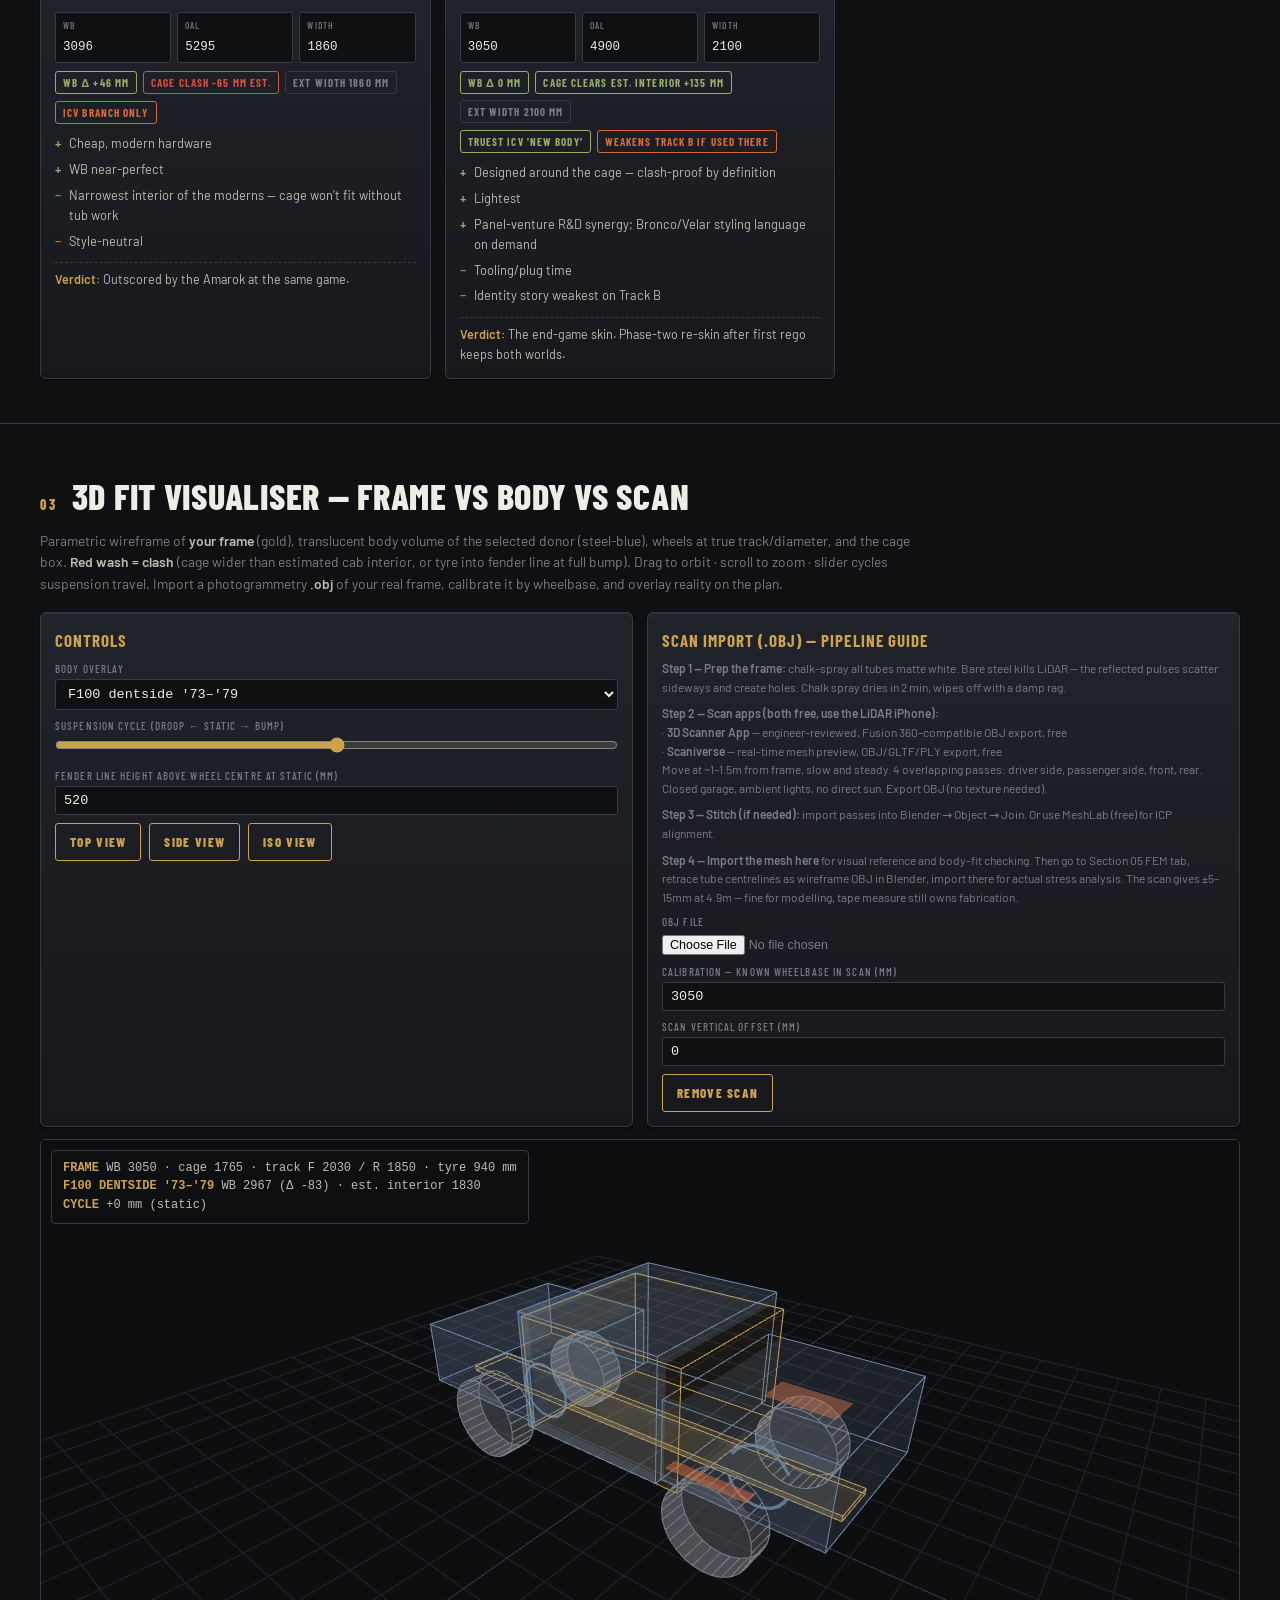
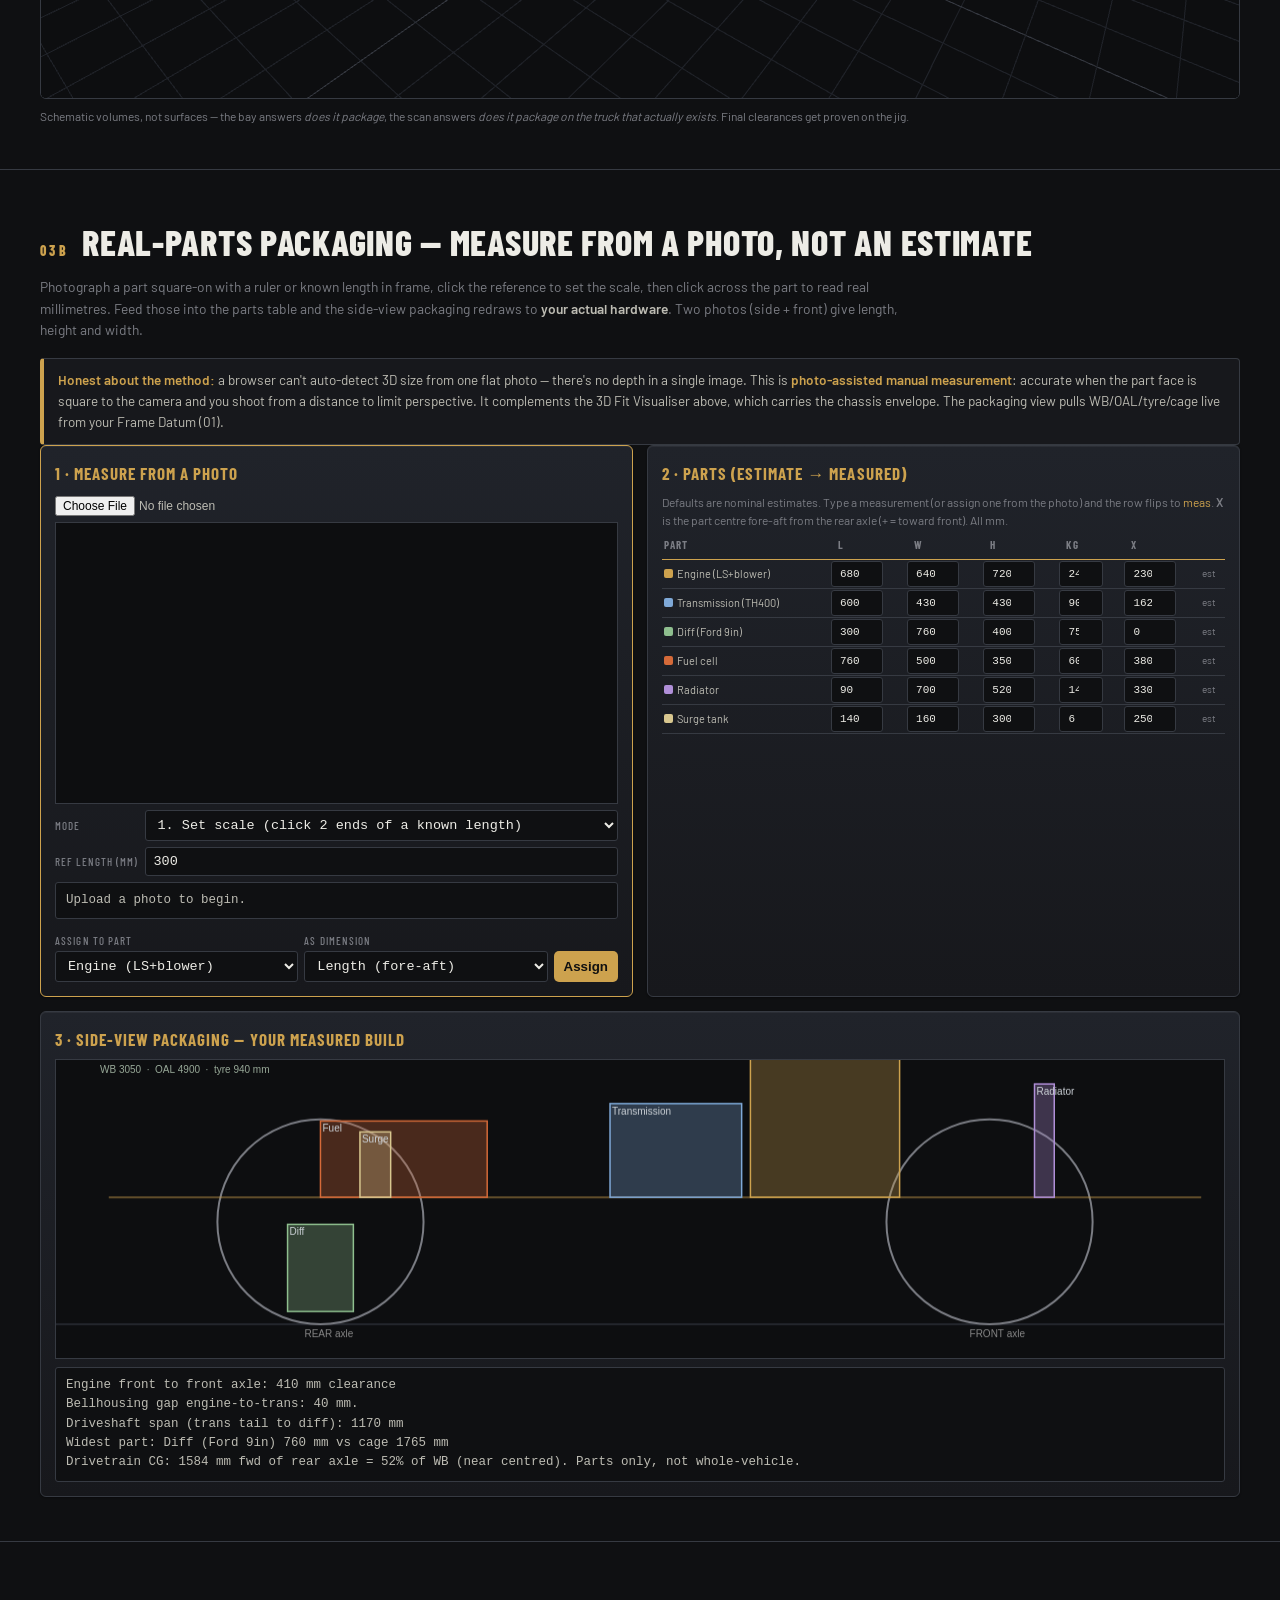
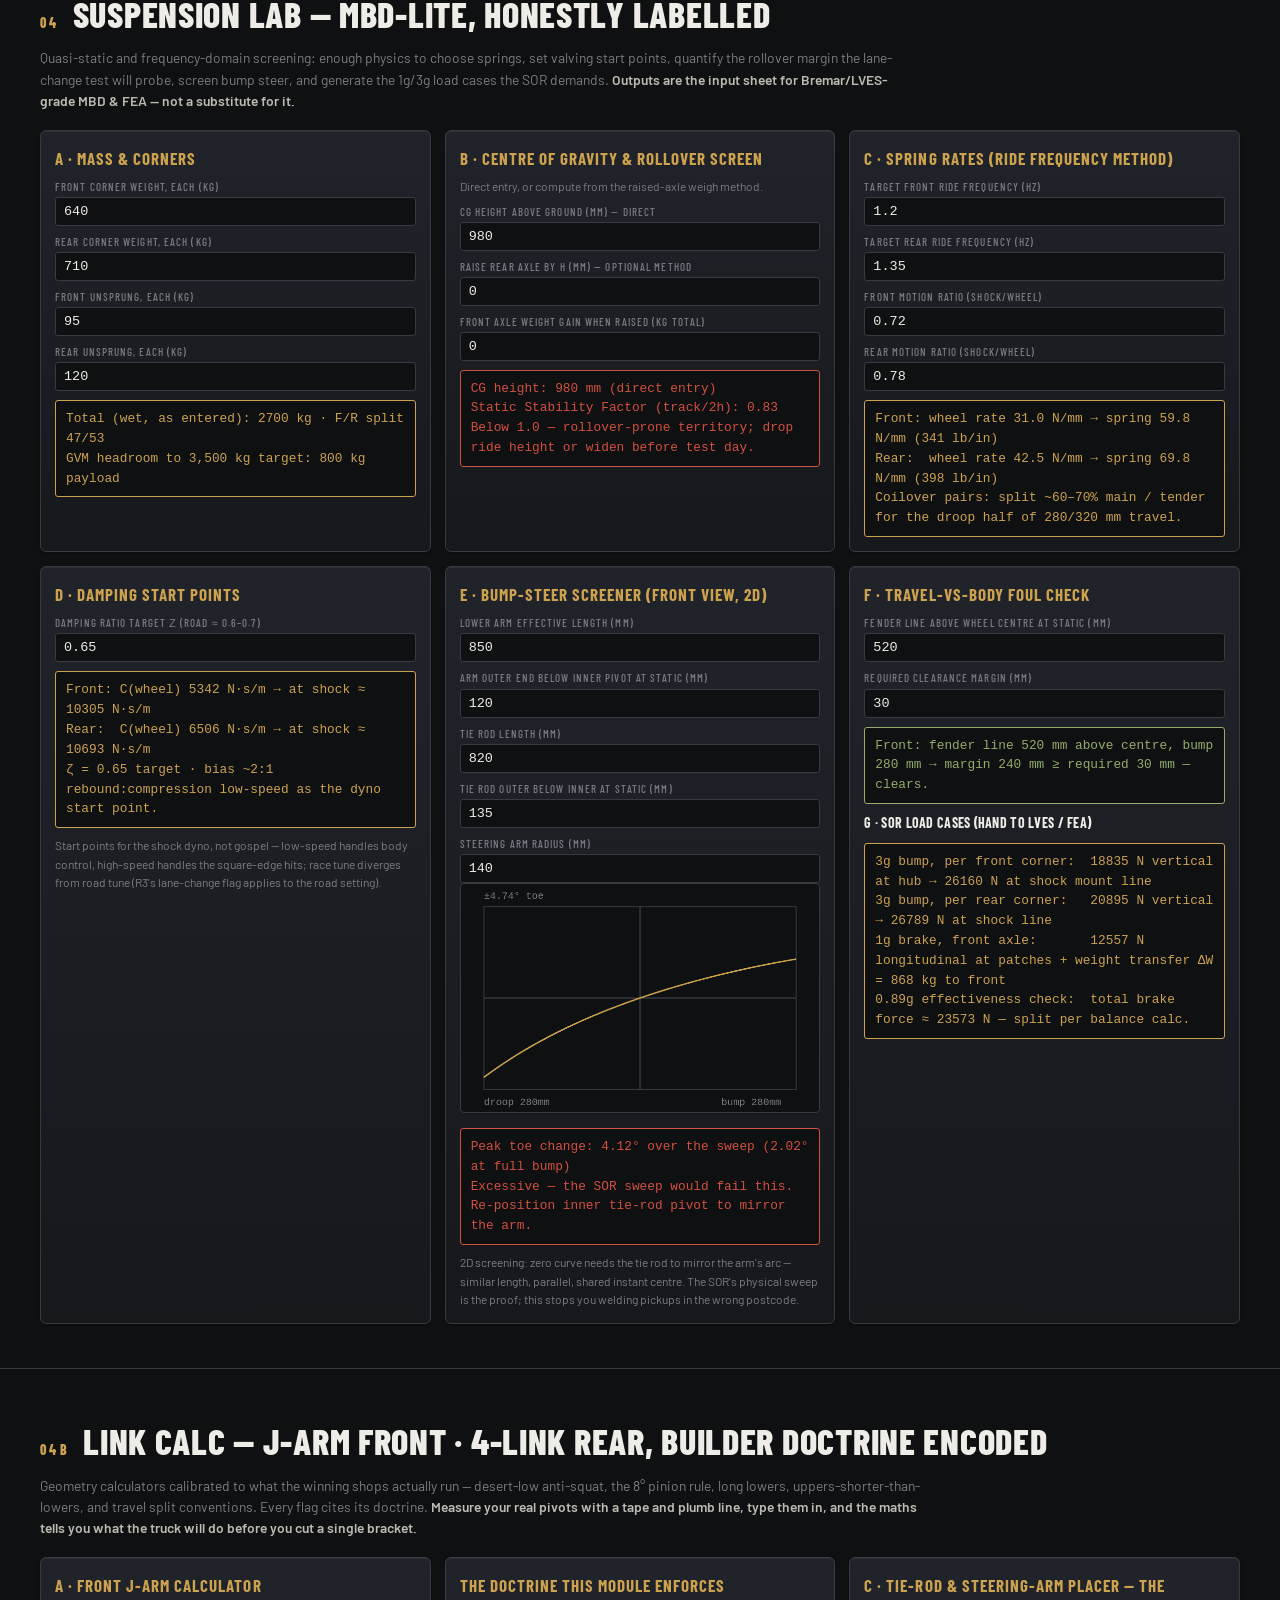
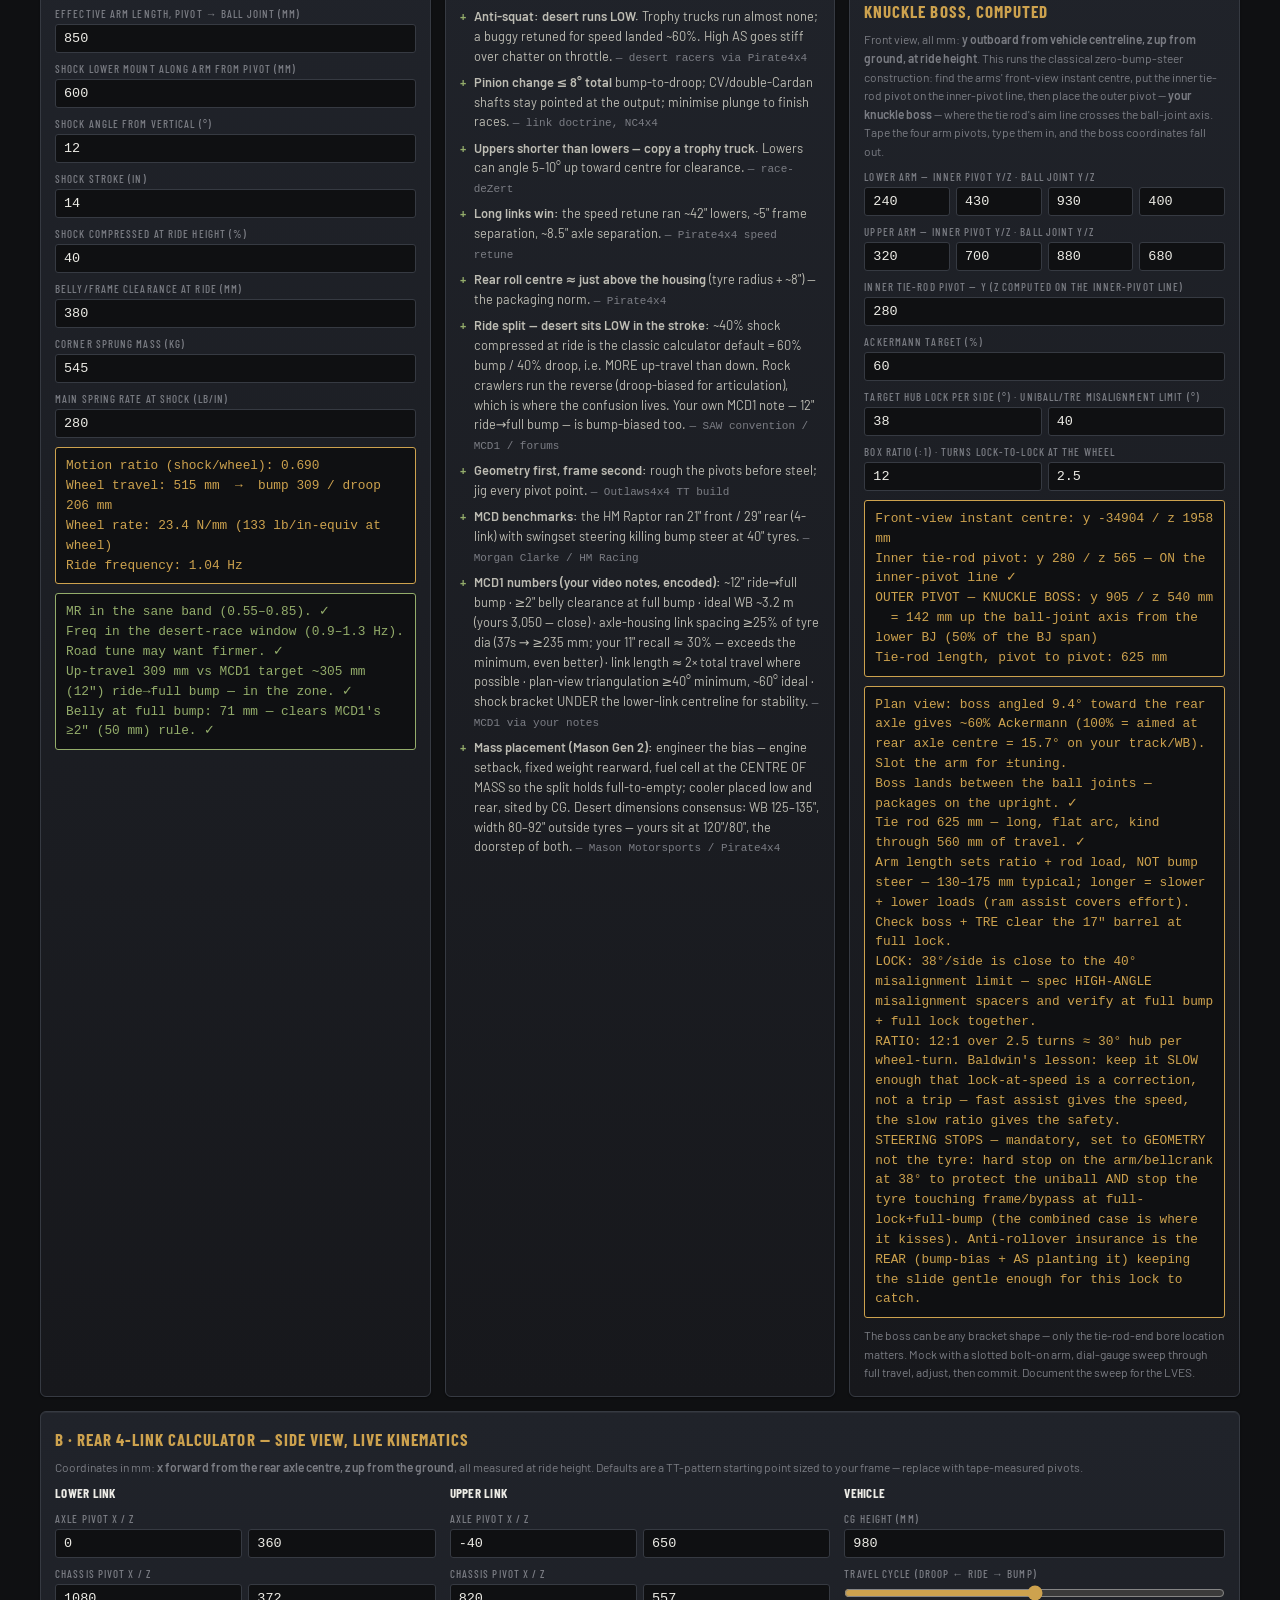
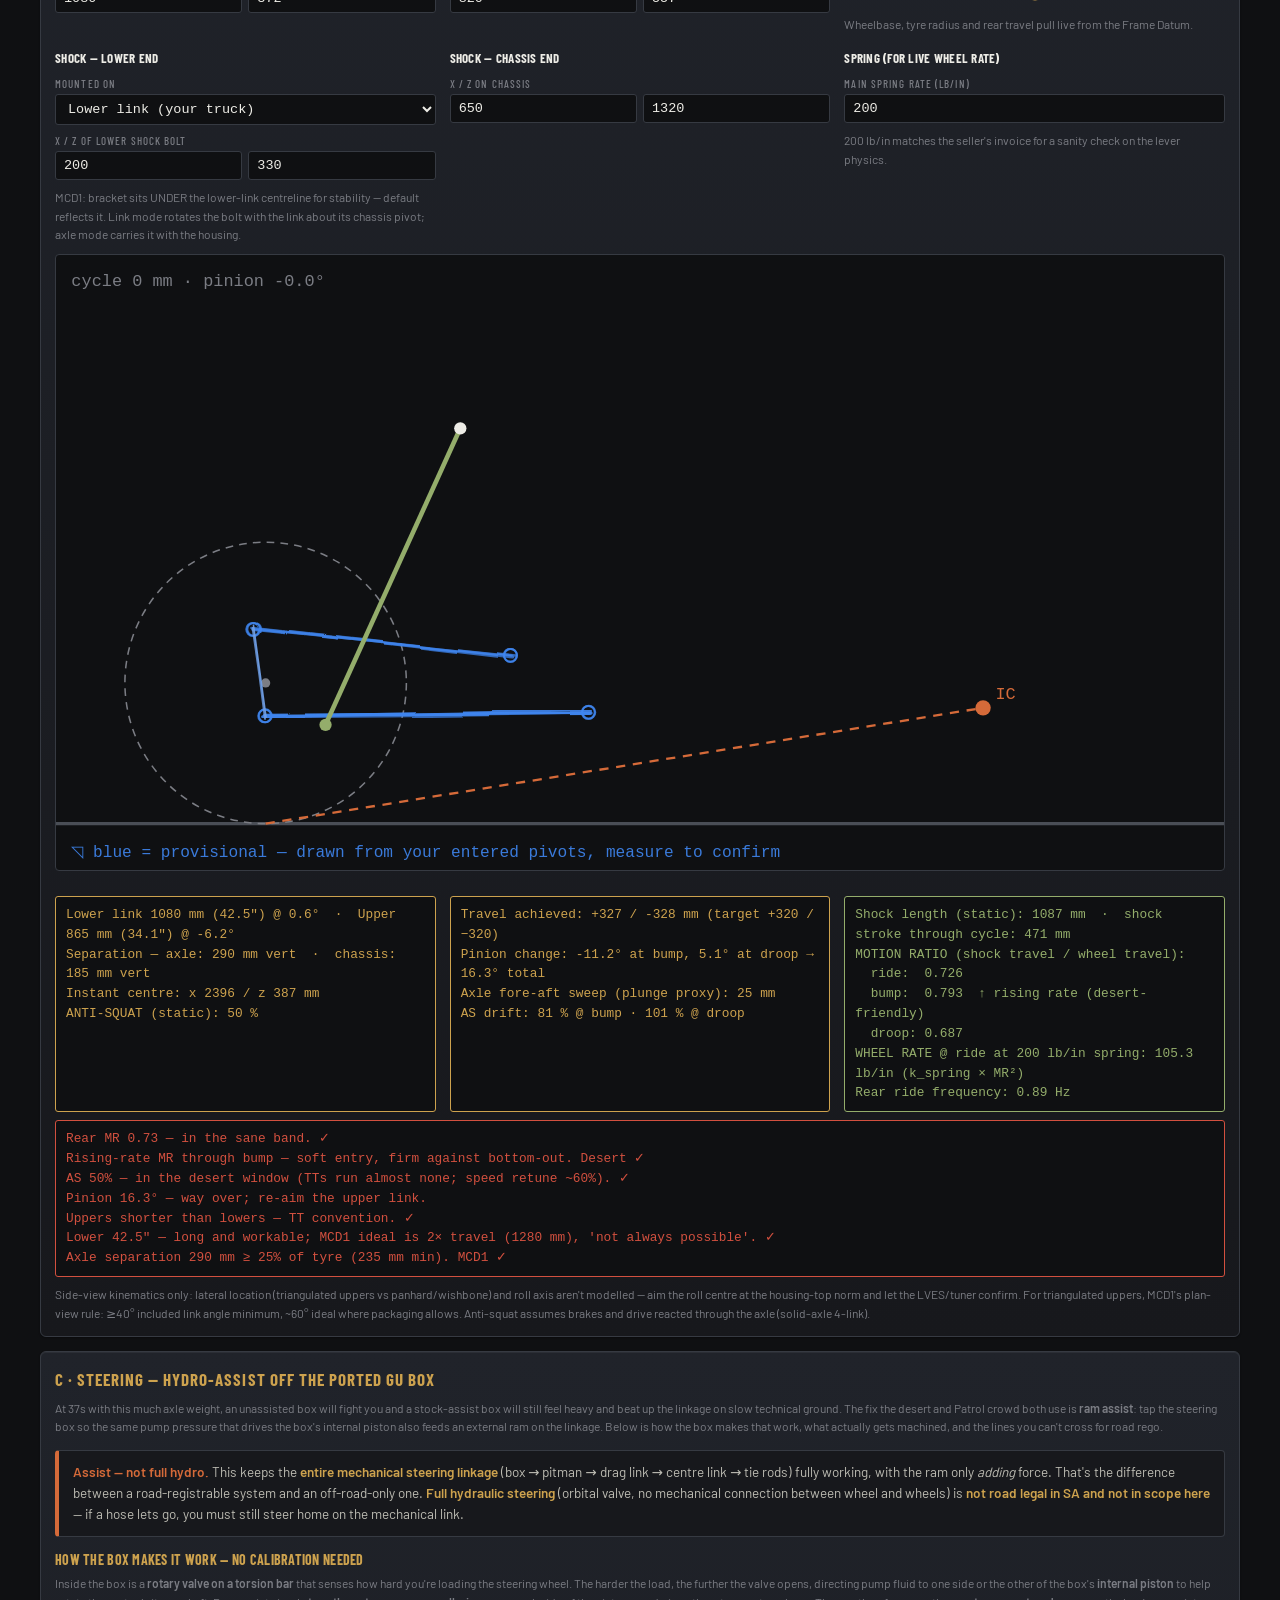
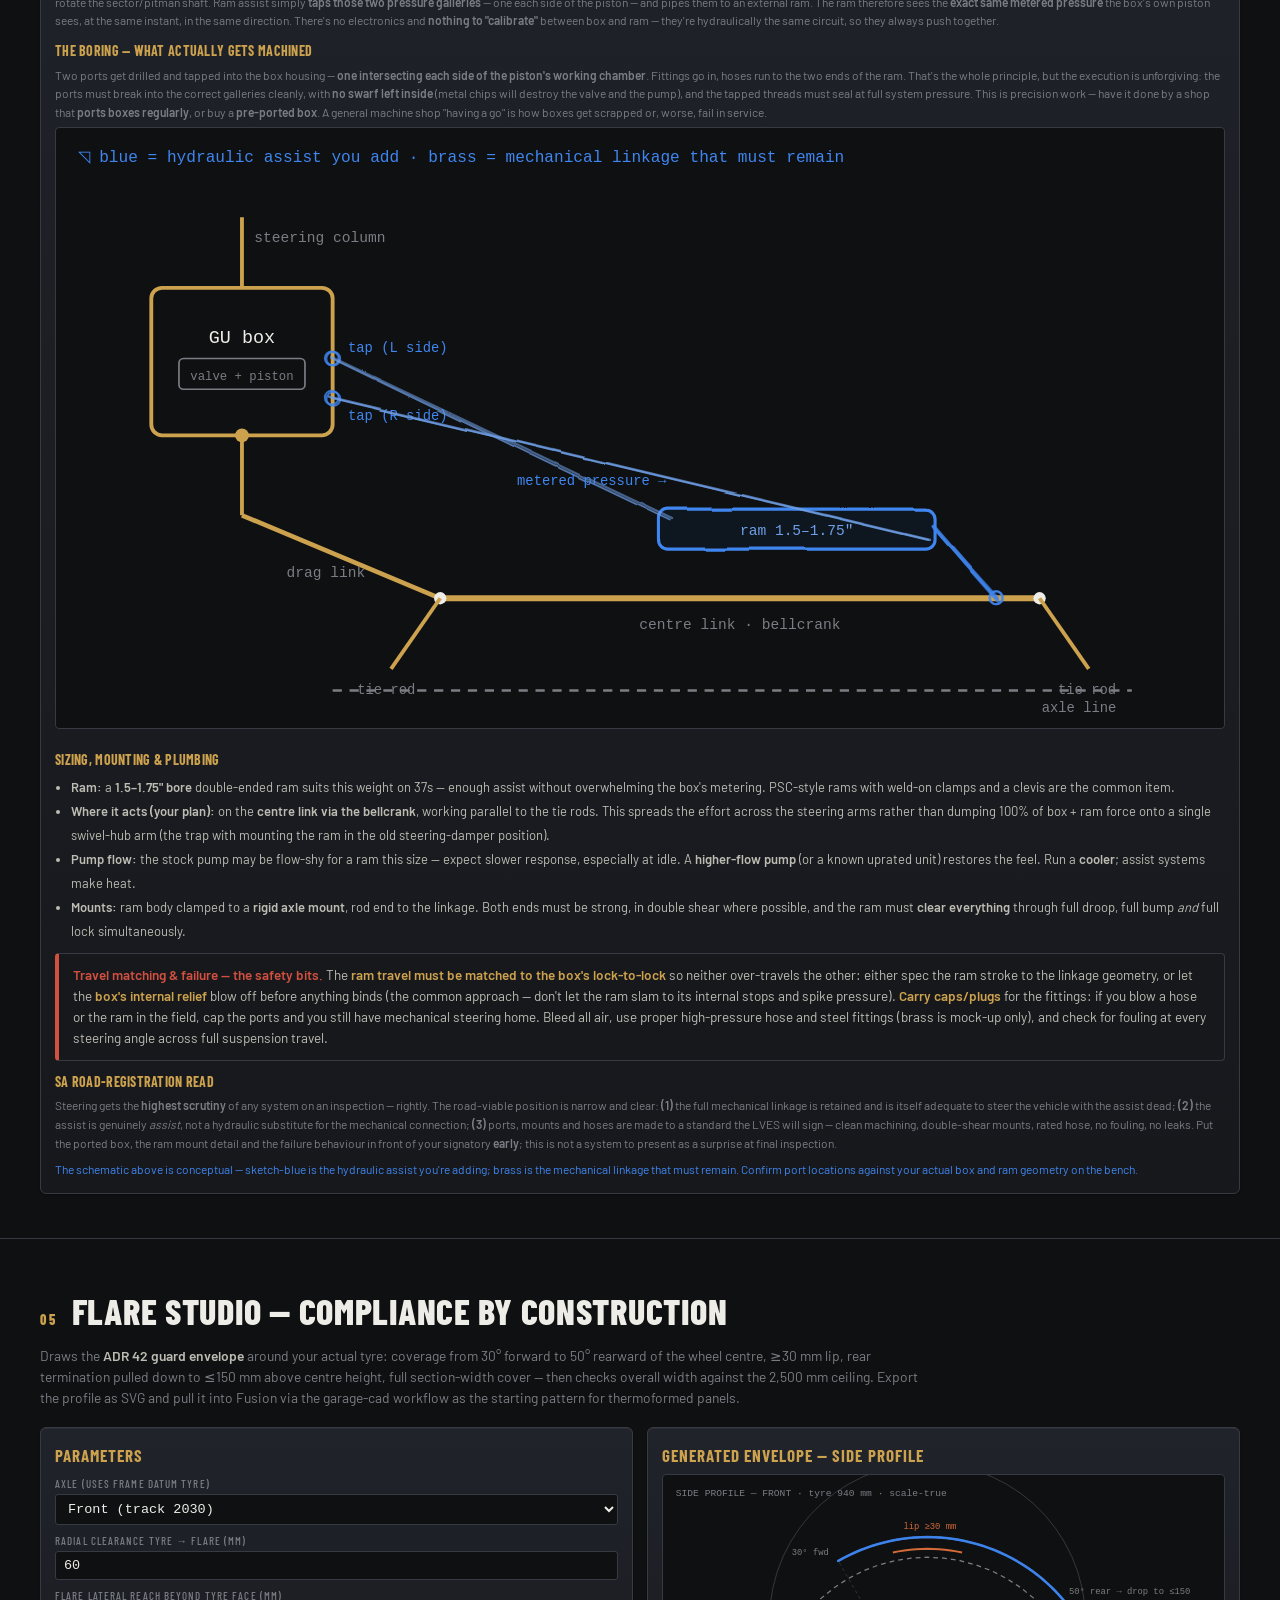
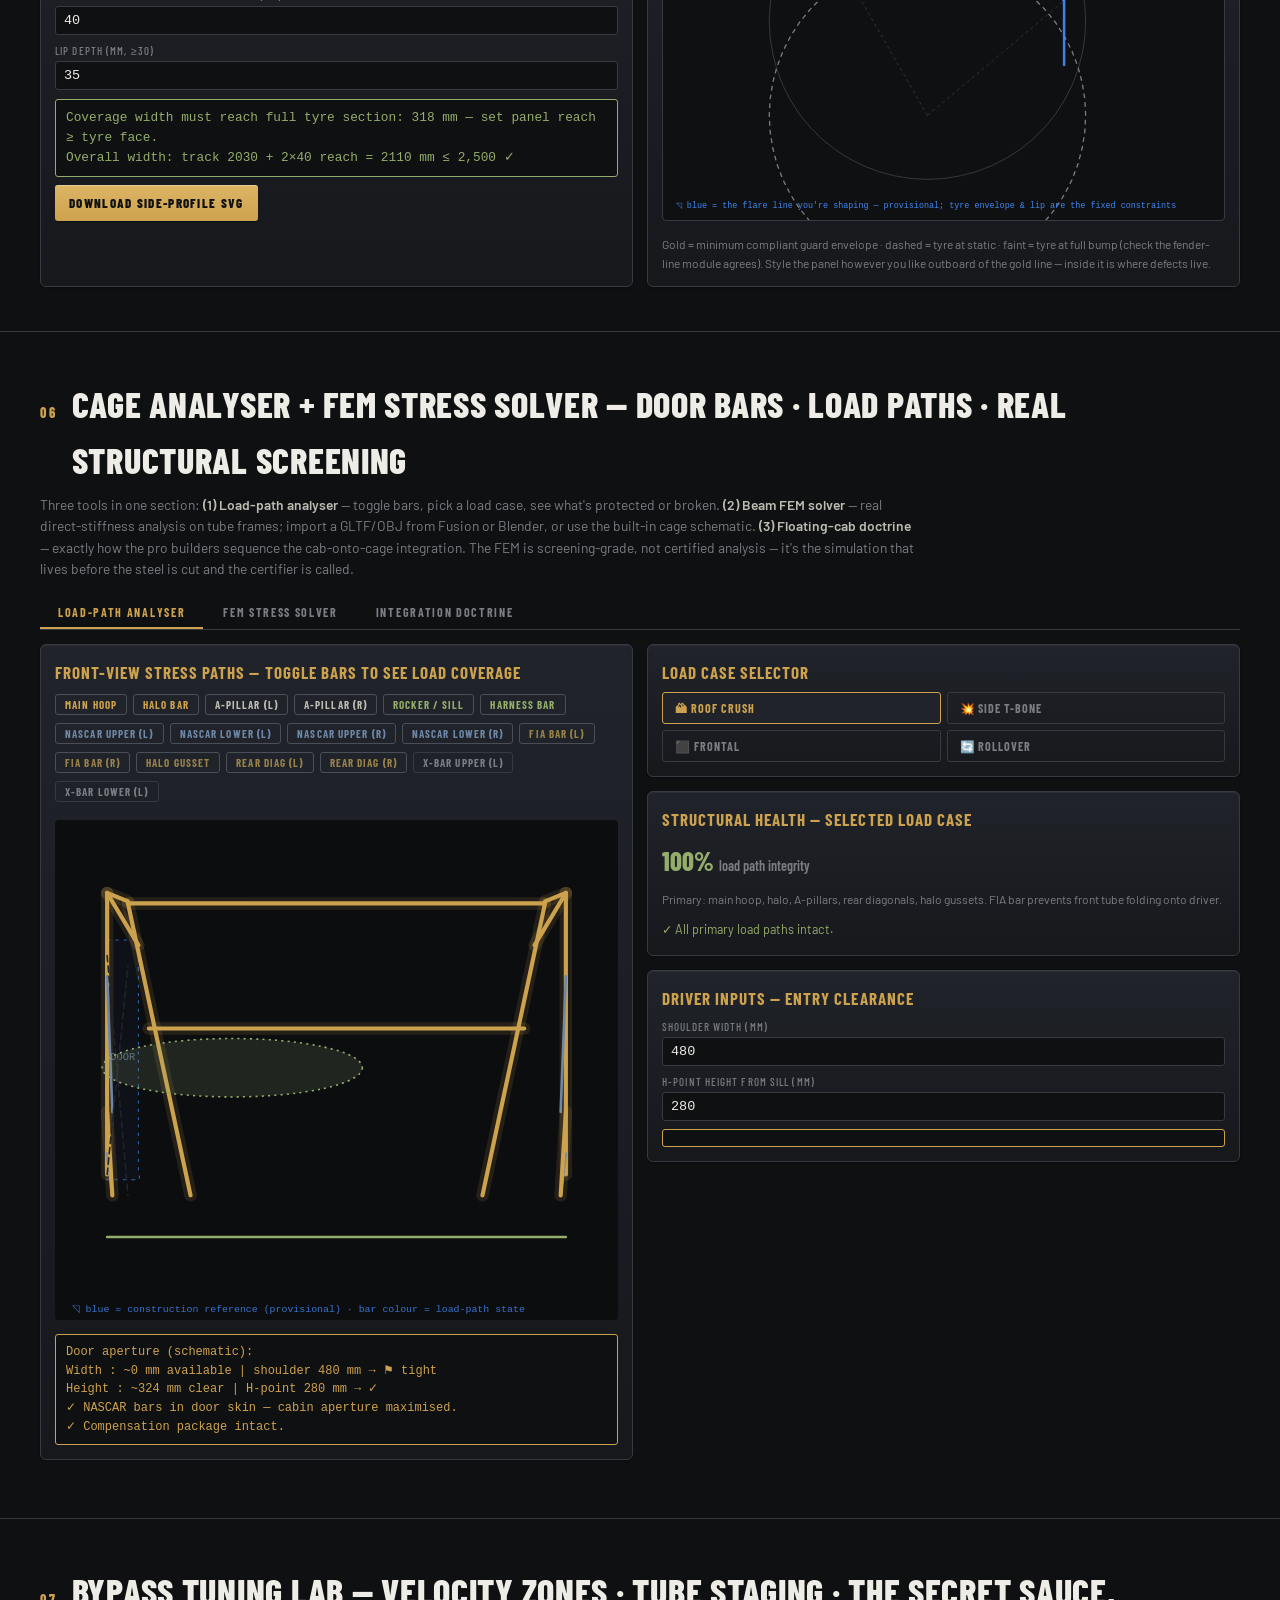
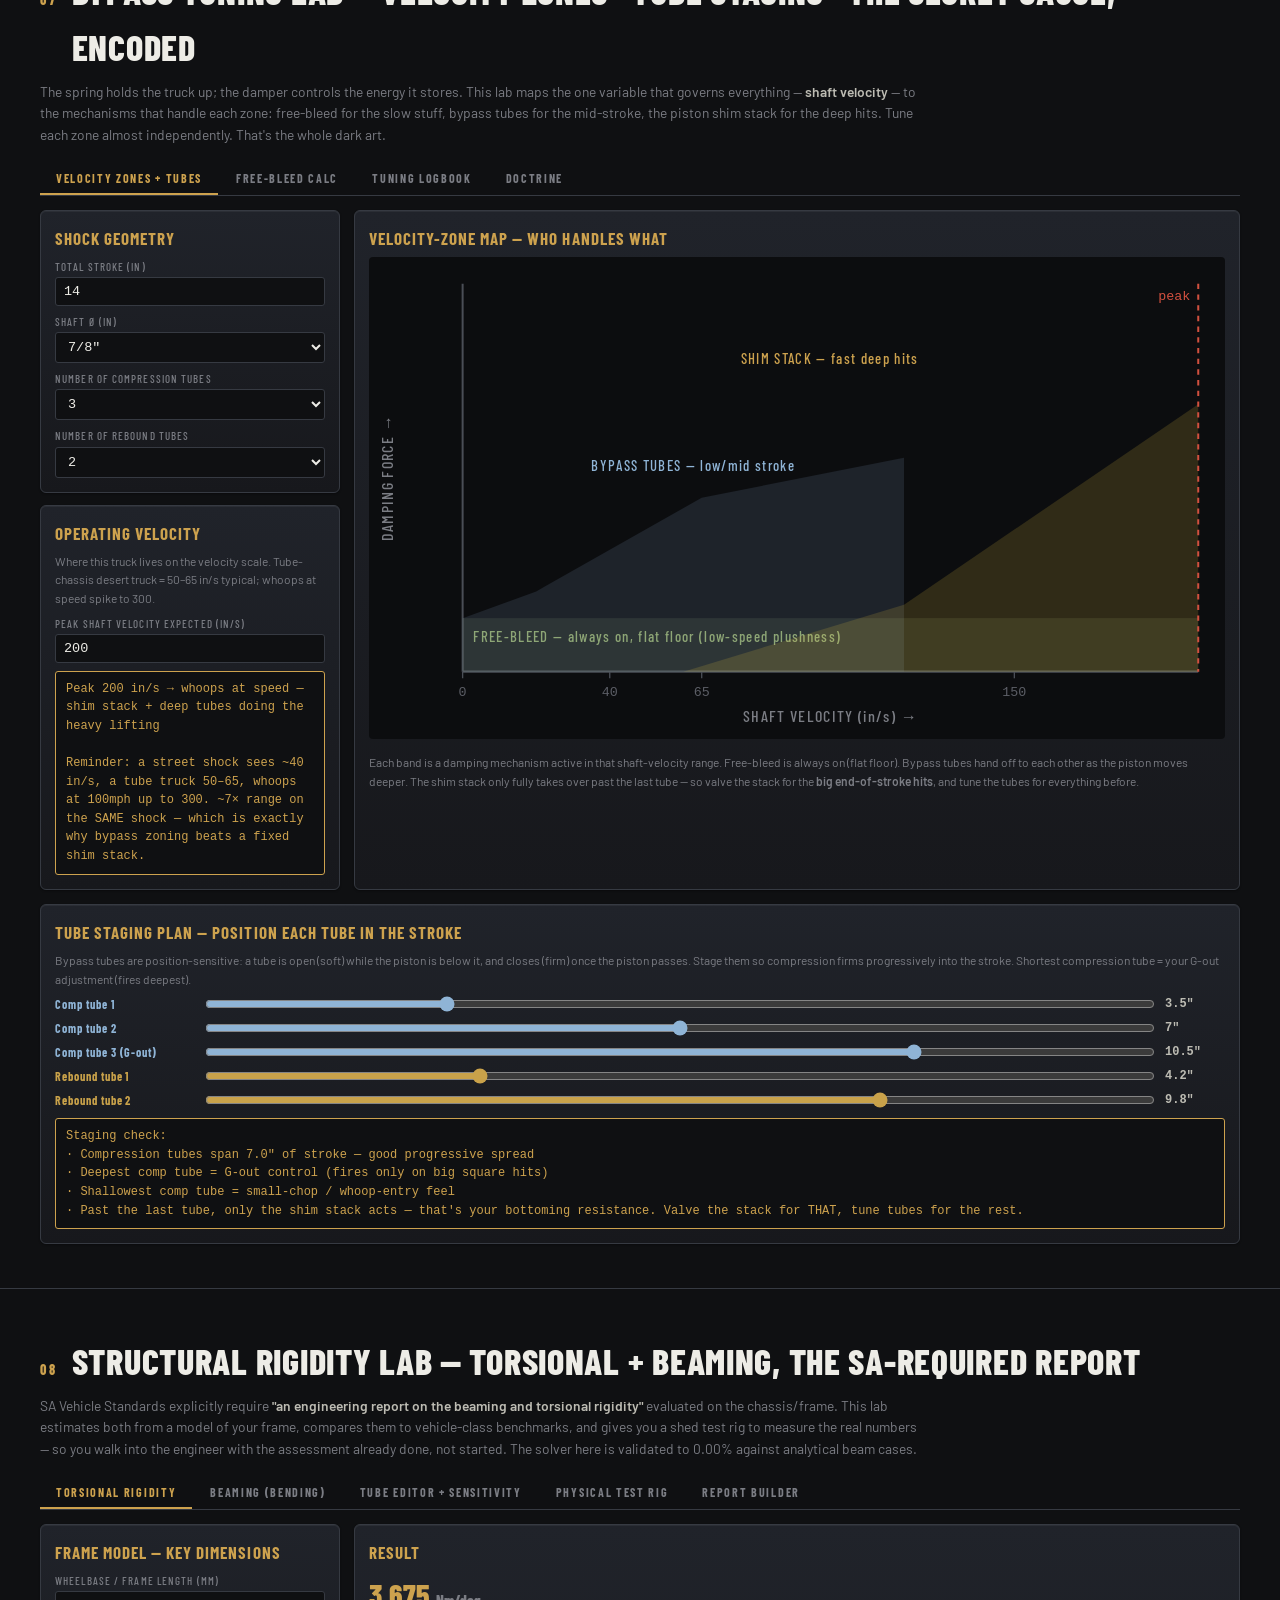
<file: build-lab.html>
<!DOCTYPE html>
<html lang="en-AU">
<head>
<meta charset="UTF-8">
<meta name="viewport" content="width=device-width, initial-scale=1.0">
<title>Build Lab | SA Trophy Truck</title>
<!-- Vendored locally for offline/PWA use (was Google Fonts + cdnjs three.js r128) -->
<link href="assets/fonts/fonts.css" rel="stylesheet">
<script src="assets/lib/three.r128.min.js"></script>
<style>
:root{
  /* MCD-inspired "raw steel, weld-temper" system — cool worked-metal base, warm heat-tint accent.
     Variable names preserved so the whole platform re-skins from these values alone. */
  --night:#0f1012;            /* raw steel black */
  --panel:#17181c;            /* charcoal panel  */
  --panel2:#20232a;           /* gunmetal, raised */
  --line:#363a42;             /* machined edge   */
  --dust:#bdbcb3;             /* steel-grey body text */
  --bone:#edece6;             /* brushed aluminium, bright */
  --gold:#cda24e;            /* weld-temper brass — the one warm note */
  --flag:#d56a39;            /* temper orange / heat */
  --ok:#94ad6b;              /* oxide green */
  --mute:#7b7d84;            /* cool grey */
  --red:#d2503f;             /* cut-line red */
  --sheen:rgba(255,255,255,.05);   /* top highlight on raised metal */
  --brass-soft:rgba(205,162,78,.14);
  --sketch:#3f86f0;                 /* sketch-pen blue — provisional / working geometry */
  --sketch-deep:#2f6bd8;
  --sketch-soft:rgba(63,134,240,.5);
  --maxw:1240px;
}
*{box-sizing:border-box;margin:0;padding:0}
html{scroll-behavior:smooth}
@media (prefers-reduced-motion:reduce){html{scroll-behavior:auto}*{transition:none!important}}
body{background:var(--night);color:var(--dust);font:400 15px/1.55 'Barlow',system-ui,sans-serif;-webkit-font-smoothing:antialiased}
body::before{content:"";position:fixed;inset:0;pointer-events:none;background:
 radial-gradient(1200px 520px at 72% -12%, rgba(205,162,78,.05), transparent 62%),
 radial-gradient(900px 600px at 8% 108%, rgba(120,135,160,.035), transparent 60%),
 repeating-linear-gradient(0deg, rgba(255,255,255,.010) 0 1px, transparent 1px 26px),
 repeating-linear-gradient(90deg, rgba(255,255,255,.010) 0 1px, transparent 1px 26px);}
h1,h2,h3,h4{font-family:'Barlow Condensed','Arial Narrow',sans-serif;letter-spacing:.02em;color:var(--bone);text-transform:uppercase}
.wrap{max-width:var(--maxw);margin:0 auto;padding:0 20px}
.mono{font-family:ui-monospace,SFMono-Regular,Menlo,Consolas,monospace}
nav{position:sticky;top:0;z-index:60;background:rgba(15,16,18,.95);backdrop-filter:blur(7px);border-bottom:1px solid var(--line)}
nav .wrap{display:flex;gap:16px;overflow-x:auto;padding:10px 20px;white-space:nowrap;align-items:center}
nav .brand{font-family:'Barlow Condensed',sans-serif;font-weight:800;color:var(--gold);font-size:17px}
nav a{color:var(--mute);text-decoration:none;font-family:'Barlow Condensed',sans-serif;font-weight:600;font-size:14.5px;letter-spacing:.08em;text-transform:uppercase;border-bottom:2px solid transparent;padding:3px 1px}
nav a:hover,nav a:focus-visible{color:var(--bone);border-color:var(--gold);outline:none}
header{padding:34px 0 22px;border-bottom:1px solid var(--line)}
.eyebrow{font-family:'Barlow Condensed',sans-serif;font-weight:600;letter-spacing:.26em;color:var(--gold);font-size:12.5px;text-transform:uppercase}
h1{font-size:clamp(34px,5.5vw,60px);line-height:.95;font-weight:800;margin:8px 0 10px}
h1 .alt{color:var(--gold)}
.lede{max-width:880px;font-size:15.5px}
.lede b{color:var(--bone)}
.bound{margin-top:14px;border:1px solid var(--line);border-left:4px solid var(--gold);background:var(--panel);border-radius:4px;padding:11px 14px;font-size:13.5px}
.bound b{color:var(--gold)}
section{padding:44px 0;border-bottom:1px solid var(--line)}
.shead{display:flex;align-items:baseline;gap:13px;margin-bottom:6px}
.smark{font-family:'Barlow Condensed',sans-serif;font-weight:800;color:var(--gold);font-size:14px;letter-spacing:.2em}
h2{font-size:clamp(24px,3.4vw,36px);font-weight:800}
.sub{color:var(--mute);font-size:13.8px;margin-bottom:18px;max-width:880px}
.sub b{color:var(--dust)}
.tag{display:inline-block;font-family:'Barlow Condensed',sans-serif;font-weight:700;font-size:11px;letter-spacing:.1em;text-transform:uppercase;border-radius:3px;padding:2px 7px;border:1px solid}
.t-ok{color:var(--ok);border-color:var(--ok)}.t-fix{color:var(--flag);border-color:var(--flag)}
.t-bad{color:var(--red);border-color:var(--red)}.t-gold{color:var(--gold);border-color:var(--gold)}.t-soft{color:var(--mute);border-color:var(--line)}
.grid{display:grid;gap:14px}
.g3{grid-template-columns:repeat(auto-fill,minmax(330px,1fr))}
.g2{grid-template-columns:repeat(auto-fit,minmax(340px,1fr))}
.card{background:var(--panel);border:1px solid var(--line);border-radius:6px;padding:14px}
.card h3{font-size:17px;color:var(--gold);letter-spacing:.05em;margin-bottom:6px}
.card h4{font-size:14px;color:var(--bone);margin:8px 0 4px}
.dims{display:grid;grid-template-columns:1fr 1fr 1fr;gap:6px;margin:8px 0}
.dims div{background:var(--night);border:1px solid var(--line);border-radius:3px;padding:5px 7px}
.dims small{display:block;font-size:9.5px;letter-spacing:.12em;color:var(--mute);text-transform:uppercase;font-family:'Barlow Condensed',sans-serif}
.dims span{font-family:ui-monospace,Menlo,monospace;font-size:12.5px;color:var(--bone)}
.fit{margin:7px 0;display:flex;gap:6px;flex-wrap:wrap}
ul.pc{list-style:none;font-size:12.8px;margin-top:6px}
ul.pc li{padding:3px 0 3px 14px;position:relative}
ul.pc li.p::before{content:"+";position:absolute;left:0;color:var(--ok);font-weight:700}
ul.pc li.c::before{content:"−";position:absolute;left:0;color:var(--flag);font-weight:700}
.verdict{margin-top:8px;font-size:12.5px;border-top:1px dashed var(--line);padding-top:7px;color:var(--dust)}
.verdict b{color:var(--gold)}
label{display:block;font-size:11px;color:var(--mute);letter-spacing:.1em;text-transform:uppercase;font-family:'Barlow Condensed',sans-serif;margin:7px 0 2px}
input[type=number],input[type=text],select{width:100%;background:var(--night);border:1px solid var(--line);color:var(--bone);padding:6px 8px;border-radius:3px;font-family:ui-monospace,Menlo,monospace;font-size:13.5px}
input:focus-visible,select:focus-visible{outline:2px solid var(--gold);outline-offset:1px}
input[type=range]{width:100%;accent-color:var(--gold)}
.res{margin-top:9px;padding:8px 10px;border-radius:3px;border:1px solid var(--line);font-family:ui-monospace,Menlo,monospace;font-size:12.8px;background:var(--night);white-space:pre-wrap}
.res.pass{border-color:var(--ok);color:var(--ok)}
.res.fail{border-color:var(--red);color:var(--red)}
.res.warn{border-color:var(--flag);color:var(--flag)}
.res.info{border-color:var(--gold);color:var(--gold)}
.btn{all:unset;cursor:pointer;display:inline-block;background:var(--gold);color:var(--night);font-family:'Barlow Condensed',sans-serif;font-weight:800;letter-spacing:.1em;text-transform:uppercase;font-size:13px;padding:8px 14px;border-radius:3px;margin-top:8px}
.btn:hover,.btn:focus-visible{background:#e6bf6e;outline:none}
.btn.ghost{background:transparent;border:1px solid var(--gold);color:var(--gold)}
#viz{width:100%;height:560px;background:#0d0e10;border:1px solid var(--line);border-radius:6px;position:relative;overflow:hidden}
#vizcanvas{width:100%;height:100%;display:block;cursor:grab}
.vizhud{position:absolute;top:10px;left:10px;background:rgba(15,16,18,.85);border:1px solid var(--line);border-radius:4px;padding:8px 11px;font-family:ui-monospace,Menlo,monospace;font-size:12px;color:var(--dust);pointer-events:none}
.vizhud b{color:var(--gold)}
.vizwarn{position:absolute;bottom:10px;left:10px;right:10px;display:none;background:rgba(36,12,8,.92);border:1px solid var(--red);color:var(--red);border-radius:4px;padding:7px 11px;font-size:12.5px;font-family:ui-monospace,Menlo,monospace}
.vizfail{padding:18px;color:var(--mute);font-size:13.5px}
canvas.plot{width:100%;height:230px;background:var(--night);border:1px solid var(--line);border-radius:4px}
svg.flare{width:100%;background:var(--night);border:1px solid var(--line);border-radius:4px}
table{width:100%;border-collapse:collapse;font-size:13px}
th{font-family:'Barlow Condensed',sans-serif;letter-spacing:.1em;text-transform:uppercase;font-size:11px;color:var(--mute);text-align:left;padding:6px 8px;border-bottom:1px solid var(--gold)}
td{padding:7px 8px;border-bottom:1px solid var(--line)}
td b{color:var(--bone)}
.note{font-size:12px;color:var(--mute);margin-top:8px}
footer{padding:26px 0 56px;color:var(--mute);font-size:12.5px}
.disclaimer{border:1px solid var(--line);border-left:3px solid var(--flag);background:var(--panel);padding:11px 14px;border-radius:4px;margin-bottom:12px;font-size:13px}

/* ───────────────────────────────────────────────────────────────
   MCD-inspired "machined" refinement layer.
   Signature: engineering registration ticks + brushed-metal sheen.
   Inspired by the discipline of Morgan Clarke Design's fabrication —
   none of his marks, wordmarks or taglines are used here. */
.regmark{position:relative}
.regmark::before,.regmark::after{content:"";position:absolute;width:15px;height:15px;pointer-events:none;opacity:.85}
.regmark::before{top:-2px;left:-2px;border-top:2px solid var(--gold);border-left:2px solid var(--gold)}
.regmark::after{bottom:-2px;right:-2px;border-bottom:2px solid var(--gold);border-right:2px solid var(--gold)}

nav .brand{display:inline-flex;align-items:center;gap:0;text-transform:uppercase;letter-spacing:.12em}
nav .brand::before{content:"";display:inline-block;width:8px;height:8px;margin-right:11px;border-right:2px solid var(--gold);border-bottom:2px solid var(--gold);transform:rotate(-45deg)}
nav{box-shadow:0 1px 0 rgba(0,0,0,.5)}

header{position:relative;background:linear-gradient(180deg,rgba(205,162,78,.035),transparent 70%)}
header::after{content:"";display:block;height:2px;margin-top:18px;max-width:120px;background:linear-gradient(90deg,var(--gold),transparent)}
.eyebrow{letter-spacing:.30em}

.card{background:linear-gradient(180deg,var(--panel2),var(--panel));box-shadow:inset 0 1px 0 var(--sheen),0 1px 2px rgba(0,0,0,.35)}
.card h3{letter-spacing:.06em}

.btn{background:linear-gradient(180deg,#dcb464,var(--gold));box-shadow:inset 0 1px 0 rgba(255,255,255,.3),0 1px 0 rgba(0,0,0,.45)}
.btn:hover,.btn:focus-visible{background:linear-gradient(180deg,#e6bf6e,#dab35a);filter:brightness(1.04)}
.btn.ghost{background:transparent;box-shadow:none}
.btn.ghost:hover{background:var(--brass-soft)}

.smark{letter-spacing:.24em}

footer{background:linear-gradient(180deg,transparent,rgba(205,162,78,.025))}
.credit{margin-top:20px;border-top:1px solid var(--line);padding-top:18px}
.credit .ct-eyebrow{font-family:'Barlow Condensed',sans-serif;font-weight:700;letter-spacing:.26em;text-transform:uppercase;font-size:11.5px;color:var(--gold)}
.credit p{font-size:13px;color:var(--mute);max-width:760px;margin-top:7px}
.credit p b{color:var(--dust)}
.mcd-links{display:flex;flex-wrap:wrap;gap:10px;margin-top:13px}
.mcd-links a{font-family:'Barlow Condensed',sans-serif;font-weight:700;letter-spacing:.10em;text-transform:uppercase;font-size:12.5px;color:var(--dust);text-decoration:none;border:1px solid var(--line);border-radius:3px;padding:7px 13px;background:linear-gradient(180deg,var(--panel2),var(--panel));box-shadow:inset 0 1px 0 var(--sheen);transition:border-color .15s,color .15s,background .15s}
.mcd-links a:hover,.mcd-links a:focus-visible{color:var(--night);background:var(--gold);border-color:var(--gold);outline:none}
.mcd-links a::after{content:" \2197";opacity:.55;font-size:11px}
</style>
</head>
<body>
<!-- shared hand-drawn "sketch pen" filter — a gentle turbulent displacement so blue strokes read as pen, not CAD -->
<svg width="0" height="0" style="position:absolute" aria-hidden="true"><defs>
  <filter id="sketchWobble" x="-12%" y="-12%" width="124%" height="124%">
    <feTurbulence type="fractalNoise" baseFrequency="0.018" numOctaves="2" seed="7" result="n"/>
    <feDisplacementMap in="SourceGraphic" in2="n" scale="2.4" xChannelSelector="R" yChannelSelector="G"/>
  </filter>
</defs></svg>


<nav><div class="wrap">
  <span class="brand">R4 · BUILD LAB</span>
  <a href="#frame">Frame Datum</a>
  <a href="#bodybay">Body Bay</a>
  <a href="#viz3d">3D Fit Visualiser</a>
  <a href="#realparts">Real Parts</a>
  <a href="#suslab">Suspension Lab</a>
  <a href="#linkcalc">Link Calc</a>
  <a href="#flare">Flare Studio</a>
  <a href="#cagelab">Cage + FEM</a>
  <a href="#bypasslab">Bypass Tuning</a>
  <a href="#rigidlab">Rigidity Lab</a>
  <a href="#powerlab">Powertrain</a>
  <a href="#translab">Transmission</a>
  <a href="#fluidlab">Fluids</a>
  <a href="#fablab">Fab &amp; Fasten</a>
  <a href="#tuninglab">Freestyle vs Race</a>
</div></nav>

<header><div class="wrap regmark">
  <div class="eyebrow">Revision 4 · The workshop — dimensions, physics, panels</div>
  <h1>Measure twice.<br><span class="alt">Simulate before steel.</span></h1>
  <p class="lede">R3 is the legal brain; this is the <b>physical lab</b>. Every body we've discussed — Broncos included — scored against your actual frame. A 3D bay to overlay scanned reality on parametric plans. An MBD-lite suspension lab that turns corner weights into spring rates, valving start points, rollover margin, bump-steer curves and SOR load cases. And a flare studio that draws the ADR 42 envelope around your tyres so the widebody is compliant by construction.</p>
  <div class="bound"><b>Boundaries, stated plainly:</b> scan capture happens in a phone app (Polycam, Luma, RealityScan, or free Meshroom on desktop) — this tool imports the exported <b>.obj</b> and overlays it. The calculators are <b>screening-grade</b>: they get the design into the right postcode. Certified multi-body dynamics and FEA is what consultancies like <b>Bremar Automotion</b> and your <b>LVES</b> run — the Suspension Lab formats its outputs as their input sheet. The SOR tests remain the only proof that counts.</div>
</div></header>

<!-- ============ FRAME DATUM ============ -->
<section id="frame"><div class="wrap">
  <div class="shead"><span class="smark">01</span><h2>Frame datum — everything keys off these numbers</h2></div>
  <p class="sub">Pre-filled from the handover. Edit any value (tape measure beats memory) and every module — fit scores, 3D bay, calculators, flares — recomputes.</p>
  <div class="grid g3">
    <div class="card"><h3>Geometry</h3>
      <label>Overall length (mm)</label><input type="number" id="f_oal" value="4900">
      <label>Wheelbase (mm)</label><input type="number" id="f_wb" value="3050">
      <label>Cage width (mm)</label><input type="number" id="f_cage" value="1765">
      <label>Cage height above rails (mm)</label><input type="number" id="f_cageh" value="1250">
    </div>
    <div class="card"><h3>Track &amp; rolling stock</h3>
      <label>Front track o/o (mm)</label><input type="number" id="f_tf" value="2030">
      <label>Rear track o/o (mm)</label><input type="number" id="f_tr" value="1850">
      <label>Tyre diameter (in)</label><input type="number" id="f_tyre" value="37" step="0.5">
      <label>Tyre section width (in)</label><input type="number" id="f_sec" value="12.5" step="0.5">
    </div>
    <div class="card"><h3>Suspension envelope</h3>
      <label>Front travel — bump (mm)</label><input type="number" id="f_bumpF" value="280">
      <label>Front travel — droop (mm)</label><input type="number" id="f_droopF" value="280">
      <label>Rear travel — bump (mm)</label><input type="number" id="f_bumpR" value="320">
      <label>Rear travel — droop (mm)</label><input type="number" id="f_droopR" value="320">
    </div>
  </div>

  <div class="card" style="margin-top:14px;border-color:var(--gold)">
    <h3>Measured frame record — storage-unit session</h3>
    <p class="note" style="margin-top:0">Tape + phone, <b>no shocks fitted</b> (frame resting on rods, nose-up ~120&nbsp;mm: front 420 / rear 300). <span class="tag t-ok">conf</span> = solid tape · <span class="tag t-fix">prov</span> = eyeballed / resting-pitch / approximate — re-grab level at a known ride height. <b>Every angle is provisional until the frame is blocked level.</b></p>
    <div class="grid g2">
      <div>
        <h4 style="font-family:'Barlow Condensed',sans-serif;color:var(--gold);margin:8px 0 4px;font-size:16px">Rear 4-link (solid axle)</h4>
        <ul class="pc">
          <li class="p">Upper link 1240, lower link 1325 (lower 85 longer) <span class="tag t-ok">conf</span></li>
          <li class="p">Upper chassis pivot ~250–300 rearward of lower; upper housing pivot 250 higher <span class="tag t-ok">conf</span></li>
          <li class="p">Lower link ≈horizontal; upper ~10–15° up to rear <span class="tag t-fix">prov</span></li>
          <li class="p">Lower housing eye ~30 fwd &amp; ~70 below axle centre <span class="tag t-ok">conf</span></li>
          <li class="p">Rear shock 760 eye-eye @ 300 frame; eyelets 140 apart <span class="tag t-ok">conf</span></li>
          <li class="c"><b>Verdict:</b> deliberate anti-squat, instant centre well forward — plants rear under power. Shorter upper rotates pinion through travel.</li>
        </ul>
        <h4 style="font-family:'Barlow Condensed',sans-serif;color:var(--gold);margin:10px 0 4px;font-size:16px">Front double wishbone</h4>
        <ul class="pc">
          <li class="p">Upper arm 510, lower 650 (0.78 ratio) <span class="tag t-ok">conf</span></li>
          <li class="p">Ball-joint vert sep 370; upper BJ 50 inboard of lower <span class="tag t-ok">conf</span></li>
          <li class="p">Inner pivots 300 apart; UCA fore-aft 310 / LCA 220; UCA ~70 wider <span class="tag t-ok">conf</span></li>
          <li class="p">Lower arm ~7–10° down; upper ~horizontal; caster ~10° nose-up (true ~6–8° level); KPI ~7.5–8° <span class="tag t-fix">prov</span></li>
          <li class="p">Front shock 780 eye-eye, ~20°; eyelets 95 apart; front frame 420 <span class="tag t-fix">prov</span></li>
          <li class="c"><b>Verdict:</b> gains neg camber in bump (planted outside tyre in roll), sensible roll centre. Good design.</li>
        </ul>
      </div>
      <div>
        <h4 style="font-family:'Barlow Condensed',sans-serif;color:var(--gold);margin:8px 0 4px;font-size:16px">Driveline</h4>
        <ul class="pc">
          <li class="p"><b>Fabricated full-float 9", 40–41 spline, race-grade</b> — 1000+hp TT spec, bulletproof for blown LS / 37s <span class="tag t-ok">conf</span></li>
          <li class="p">Pinion ~7° up (mating face rearward at top) <span class="tag t-fix">prov</span> — re-grab at ride height (vibration/U-joint)</li>
          <li class="c">Weak link now = driveshaft / U-joints / ring &amp; pinion, not the shafts.</li>
        </ul>
        <h4 style="font-family:'Barlow Condensed',sans-serif;color:var(--gold);margin:10px 0 4px;font-size:16px">Cockpit &amp; envelope</h4>
        <ul class="pc">
          <li class="p">Total chassis width 1755 (confirms 1765 cage) <span class="tag t-ok">conf</span></li>
          <li class="p">Floor→roof ≈1340 internal; floor→window 760; window→cage top 580 <span class="tag t-ok">conf</span></li>
          <li class="p">Dash bar→rear cage wall 1000; firewall→rear of cab ~1400 <span class="tag t-fix">approx</span></li>
          <li class="c"><b>Verdict:</b> genuine 2-seater; 1340 = helmet budget; 1000 sets seat-back + rear wall.</li>
        </ul>
        <h4 style="font-family:'Barlow Condensed',sans-serif;color:var(--gold);margin:10px 0 4px;font-size:16px">Packaging &amp; fuel</h4>
        <ul class="pc">
          <li class="p">Bulkhead→rear floor (link mount) 1660 = engine+trans bay <span class="tag t-ok">conf</span></li>
          <li class="p">→rear diff plate ~1300 <span class="tag t-fix">approx</span>; LCA rear pivot→shock eye 1200 (sum ~2960 vs WB 3050 ✓)</li>
          <li class="p">Fuel cradle 760 fore-aft × 500 wide (square pattern) → ~90–110L <span class="tag t-ok">conf</span></li>
          <li class="c">Engine+trans stack ~1300 fits 1660 → freedom to set engine back for CG.</li>
        </ul>
      </div>
    </div>
    <div style="margin-top:12px;padding:10px 13px;border:1px solid var(--flag);border-radius:6px;background:rgba(213,106,57,.08);font-size:12.5px">
      <b style="color:var(--flag)">⚠ Clearance to check —</b> LCA top to UCA flange = <b>80&nbsp;mm</b>; chassis-to-diff 250&nbsp;mm; hydraulic bumps planned. The arm may kiss the flange <b>before</b> the bump stop engages. <b>Articulate by hand, measure travel-to-contact + axle-gap-remaining</b> (and through steering angle) — that number decides "tune the bump stop" vs "modify the mount."
    </div>
    <div style="margin-top:8px;padding:10px 13px;border:1px solid var(--gold);border-radius:6px;background:var(--brass-soft);font-size:12.5px">
      <b style="color:var(--gold)">Re-grab next visit</b> (block level at a known ride height, with an inclinometer): all link/arm angles · true caster · pinion angle · shock angles · LCA travel-to-contact · fuel-cell height · engine-bay height &amp; width · front shock brand + bearing widths.
    </div>
  </div>
</div></section>

<!-- ============ BODY BAY ============ -->
<section id="bodybay"><div class="wrap">
  <div class="shead"><span class="smark">02</span><h2>Body bay — every body, scored against your steel</h2></div>
  <p class="sub">Dimensions are <b>indicative published figures — verify by tape or scan</b> (every card is editable). Fit chips compute live against the frame datum: wheelbase delta, exterior width vs cage, and an estimated cab-interior-vs-cage clash check (interior ≈ exterior − 180&nbsp;mm of wall; refine with a real measurement). Legal chips summarise the R3 engine's position — R3 stays the authority on pathway strategy.</p>
  <div class="grid g3" id="bodygrid"></div>
</div></section>

<!-- ============ 3D VIZ ============ -->
<section id="viz3d"><div class="wrap">
  <div class="shead"><span class="smark">03</span><h2>3D fit visualiser — frame vs body vs scan</h2></div>
  <p class="sub">Parametric wireframe of <b>your frame</b> (gold), translucent body volume of the selected donor (steel-blue), wheels at true track/diameter, and the cage box. <b>Red wash = clash</b> (cage wider than estimated cab interior, or tyre into fender line at full bump). Drag to orbit · scroll to zoom · slider cycles suspension travel. Import a photogrammetry <b>.obj</b> of your real frame, calibrate it by wheelbase, and overlay reality on the plan.</p>
  <div class="grid g2" style="margin-bottom:12px">
    <div class="card">
      <h3>Controls</h3>
      <label>Body overlay</label><select id="vz_body"></select>
      <label>Suspension cycle (droop ← static → bump)</label><input type="range" id="vz_cycle" min="-100" max="100" value="0">
      <label>Fender line height above wheel centre at static (mm)</label><input type="number" id="vz_fender" value="520">
      <div style="display:flex;gap:8px;flex-wrap:wrap">
        <button class="btn ghost" id="vz_top">Top view</button>
        <button class="btn ghost" id="vz_side">Side view</button>
        <button class="btn ghost" id="vz_iso">Iso view</button>
      </div>
    </div>
    <div class="card">
      <h3>Scan import (.obj) — pipeline guide</h3>
      <p class="note" style="margin-top:0"><b>Step 1 — Prep the frame:</b> chalk-spray all tubes matte white. Bare steel kills LiDAR — the reflected pulses scatter sideways and create holes. Chalk spray dries in 2 min, wipes off with a damp rag.</p>
      <p class="note"><b>Step 2 — Scan apps (both free, use the LiDAR iPhone):</b><br>
      · <b>3D Scanner App</b> — engineer-reviewed, Fusion 360–compatible OBJ export, free<br>
      · <b>Scaniverse</b> — real-time mesh preview, OBJ/GLTF/PLY export, free<br>
      Move at ~1–1.5m from frame, slow and steady. 4 overlapping passes: driver side, passenger side, front, rear. Closed garage, ambient lights, no direct sun. Export OBJ (no texture needed).</p>
      <p class="note"><b>Step 3 — Stitch (if needed):</b> import passes into Blender → Object → Join. Or use MeshLab (free) for ICP alignment.</p>
      <p class="note"><b>Step 4 — Import the mesh here</b> for visual reference and body-fit checking. Then go to Section 05 FEM tab, retrace tube centrelines as wireframe OBJ in Blender, import there for actual stress analysis. The scan gives ±5–15mm at 4.9m — fine for modelling, tape measure still owns fabrication.</p>
      <label>OBJ file</label><input type="file" id="vz_file" accept=".obj" style="color:var(--mute);font-size:12.5px">
      <label>Calibration — known wheelbase in scan (mm)</label><input type="number" id="vz_cal" value="3050">
      <label>Scan vertical offset (mm)</label><input type="number" id="vz_zoff" value="0">
      <button class="btn ghost" id="vz_clear">Remove scan</button>
    </div>
  </div>
  <div id="viz">
    <canvas id="vizcanvas"></canvas>
    <div class="vizhud" id="vizhud"></div>
    <div class="vizwarn" id="vizwarn"></div>
  </div>
  <p class="note">Schematic volumes, not surfaces — the bay answers <i>does it package</i>, the scan answers <i>does it package on the truck that actually exists</i>. Final clearances get proven on the jig.</p>
</div></section>

<!-- ============ REAL-PARTS PACKAGING ============ -->
<section id="realparts"><div class="wrap">
  <div class="shead"><span class="smark">03B</span><h2>Real-parts packaging — measure from a photo, not an estimate</h2></div>
  <p class="sub">Photograph a part square-on with a ruler or known length in frame, click the reference to set the scale, then click across the part to read real millimetres. Feed those into the parts table and the side-view packaging redraws to <b>your actual hardware</b>. Two photos (side + front) give length, height and width.</p>
  <div class="bound"><b>Honest about the method:</b> a browser can't auto-detect 3D size from one flat photo — there's no depth in a single image. This is <b>photo-assisted manual measurement</b>: accurate when the part face is square to the camera and you shoot from a distance to limit perspective. It complements the 3D Fit Visualiser above, which carries the chassis envelope. The packaging view pulls WB/OAL/tyre/cage live from your Frame Datum (01).</div>

  <div class="grid g2">
    <div class="card" style="border-color:var(--gold)"><h3>1 · Measure from a photo</h3>
      <input type="file" id="rp_file" accept="image/*" style="font-size:12px;margin-bottom:6px">
      <canvas id="rp_canvas" style="width:100%;height:auto;border:1px solid var(--line);background:#0d0e10;cursor:crosshair;display:block"></canvas>
      <div style="display:grid;grid-template-columns:auto 1fr;gap:6px;align-items:center;margin-top:6px">
        <label style="font-size:11px;margin:0">Mode</label>
        <select id="rp_mode"><option value="scale">1. Set scale (click 2 ends of a known length)</option><option value="measure">2. Measure (click 2 points)</option></select>
        <label style="font-size:11px;margin:0">Ref length (mm)</label>
        <input type="number" id="rp_reflen" value="300" step="1">
      </div>
      <div class="res" id="rp_read" style="margin-top:6px;font-size:12.5px">Upload a photo to begin.</div>
      <div style="display:grid;grid-template-columns:1fr 1fr auto;gap:6px;align-items:end;margin-top:6px">
        <div><label style="font-size:11px">Assign to part</label><select id="rp_assignpart"></select></div>
        <div><label style="font-size:11px">As dimension</label><select id="rp_assigndim"><option value="L">Length (fore-aft)</option><option value="W">Width</option><option value="H">Height</option></select></div>
        <button id="rp_assign" style="padding:8px 10px;background:var(--gold);color:#111;border:0;border-radius:5px;font-weight:700;cursor:pointer">Assign</button>
      </div>
    </div>
    <div class="card"><h3>2 · Parts (estimate &rarr; measured)</h3>
      <p class="note" style="margin-top:0">Defaults are nominal estimates. Type a measurement (or assign one from the photo) and the row flips to <span style="color:var(--gold)">meas</span>. <b>X</b> is the part centre fore-aft from the rear axle (+ = toward front). All mm.</p>
      <div style="overflow-x:auto"><table id="rp_table" style="width:100%;border-collapse:collapse;font-size:11px"></table></div>
    </div>
  </div>

  <div class="card" style="margin-top:14px"><h3>3 · Side-view packaging — your measured build</h3>
    <canvas id="rp_pkg" style="width:100%;height:300px;border:1px solid var(--line);background:#0d0e10;display:block"></canvas>
    <div class="res" id="rp_pkgout" style="margin-top:8px;font-size:12.5px;white-space:pre-line"></div>
  </div>
</div></section>
<script>
(function(){
  var PARTS=[
   {key:'engine',name:'Engine (LS+blower)',L:680,W:640,H:720,kg:240,x:2300,meas:{},col:'#cda24e'},
   {key:'trans', name:'Transmission (TH400)',L:600,W:430,H:430,kg:90, x:1620,meas:{},col:'#7fa9d8'},
   {key:'diff',  name:'Diff (Ford 9in)',L:300,W:760,H:400,kg:75, x:0,   meas:{},col:'#8fbf8f'},
   {key:'fuel',  name:'Fuel cell',L:760,W:500,H:350,kg:60, x:380, meas:{},col:'#d56a39'},
   {key:'rad',   name:'Radiator',L:90,W:700,H:520,kg:14, x:3300,meas:{},col:'#b08fd8'},
   {key:'surge', name:'Surge tank',L:140,W:160,H:300,kg:6, x:250, meas:{},col:'#d8c78f'}
  ];
  function byKey(k){ return PARTS.filter(function(p){return p.key===k;})[0]; }
  function val(id,d){ var e=document.getElementById(id); if(!e) return d; var v=parseFloat(e.value); return isNaN(v)?d:v; }

  // ---- parts table ----
  function renderTable(){
    var t=document.getElementById('rp_table'); if(!t) return;
    var h='<tr style="border-bottom:1px solid var(--gold)"><th style="text-align:left;padding:2px">Part</th><th>L</th><th>W</th><th>H</th><th>kg</th><th>X</th><th></th></tr>';
    PARTS.forEach(function(p){
      function cell(dim){ var m=p.meas[dim]; return '<td style="padding:1px"><input id="rp_'+p.key+'_'+dim+'" type="number" value="'+p[dim]+'" style="width:52px;font-size:11px;'+(m?'color:var(--gold);border-color:var(--gold)':'')+'"></td>'; }
      var measn=0; for(var k in p.meas) measn++;
      h+='<tr><td style="padding:2px"><span style="display:inline-block;width:9px;height:9px;background:'+p.col+';border-radius:2px;margin-right:4px"></span>'+p.name+'</td>'+cell('L')+cell('W')+cell('H')+
         '<td style="padding:1px"><input id="rp_'+p.key+'_kg" type="number" value="'+p.kg+'" style="width:44px;font-size:11px"></td>'+
         '<td style="padding:1px"><input id="rp_'+p.key+'_x" type="number" value="'+p.x+'" style="width:52px;font-size:11px"></td>'+
         '<td style="padding:2px;font-size:10px;color:'+(measn?'var(--gold)':'var(--mute)')+'">'+(measn?'meas':'est')+'</td></tr>';
    });
    t.innerHTML=h;
    PARTS.forEach(function(p){ ['L','W','H','kg','x'].forEach(function(d){
      var e=document.getElementById('rp_'+p.key+'_'+d);
      if(e) e.addEventListener('input',function(){ p[d]=parseFloat(e.value)||0; drawPkg(); });
    }); });
  }

  // ---- photo measure ----
  var img=new Image(), pts=[], mmPerPx=0, lastMm=0;
  var canvas=document.getElementById('rp_canvas'), ctx=canvas&&canvas.getContext('2d');
  function redraw(){
    if(!ctx||!img.src) return;
    ctx.clearRect(0,0,canvas.width,canvas.height); ctx.drawImage(img,0,0);
    if(pts.length){ var lw=Math.max(2,canvas.width/400); ctx.fillStyle='#ffcf4d'; ctx.strokeStyle='#ffcf4d'; ctx.lineWidth=lw;
      pts.forEach(function(p){ ctx.beginPath(); ctx.arc(p.x,p.y,lw*2,0,7); ctx.fill(); });
      if(pts.length===2){ ctx.beginPath(); ctx.moveTo(pts[0].x,pts[0].y); ctx.lineTo(pts[1].x,pts[1].y); ctx.stroke(); }
    }
  }
  if(canvas){
    document.getElementById('rp_file').addEventListener('change',function(e){
      var f=e.target.files[0]; if(!f) return; var r=new FileReader();
      r.onload=function(ev){ img.onload=function(){ canvas.width=img.naturalWidth; canvas.height=img.naturalHeight; pts=[]; redraw(); document.getElementById('rp_read').textContent='Photo loaded. Mode 1 — click the two ends of your ruler/known length, then set Ref length (mm).'; }; img.src=ev.target.result; };
      r.readAsDataURL(f);
    });
    canvas.addEventListener('click',function(e){
      if(!img.src) return; var rect=canvas.getBoundingClientRect();
      var x=(e.clientX-rect.left)*(canvas.width/rect.width), y=(e.clientY-rect.top)*(canvas.height/rect.height);
      if(pts.length>=2) pts=[]; pts.push({x:x,y:y}); redraw();
      if(pts.length===2){
        var dpx=Math.sqrt(Math.pow(pts[1].x-pts[0].x,2)+Math.pow(pts[1].y-pts[0].y,2));
        var mode=document.getElementById('rp_mode').value, read=document.getElementById('rp_read');
        if(mode==='scale'){ var len=val('rp_reflen',0); if(len>0&&dpx>0){ mmPerPx=len/dpx; read.textContent='Scale set: 1 px = '+mmPerPx.toFixed(3)+' mm. Switch to Mode 2 and measure the part.'; } else read.textContent='Enter Ref length (mm), then click the two ends again.'; }
        else { if(mmPerPx>0&&dpx>0){ lastMm=dpx*mmPerPx; read.textContent='Measured: '+Math.round(lastMm)+' mm ('+(lastMm/25.4).toFixed(2)+' in). Pick a part + dimension and Assign.'; } else read.textContent='Set the scale first (Mode 1).'; }
      }
    });
    document.getElementById('rp_assign').addEventListener('click',function(){
      if(lastMm<=0){ document.getElementById('rp_read').textContent='Measure something first (Mode 2).'; return; }
      var key=document.getElementById('rp_assignpart').value, dim=document.getElementById('rp_assigndim').value, p=byKey(key); if(!p) return;
      p[dim]=Math.round(lastMm); p.meas[dim]=true; renderTable(); drawPkg();
      document.getElementById('rp_read').textContent='Assigned '+Math.round(lastMm)+' mm to '+p.name+' '+dim+'.';
    });
  }
  function populateAssign(){ var s=document.getElementById('rp_assignpart'); if(!s) return; PARTS.forEach(function(p){ var o=document.createElement('option'); o.value=p.key; o.textContent=p.name; s.appendChild(o); }); }

  // ---- side-view packaging schematic ----
  function drawPkg(){
    var cv=document.getElementById('rp_pkg'), x=cv&&cv.getContext('2d'); if(!x) return;
    var W=cv.clientWidth||820, H=300; cv.width=W; cv.height=H; x.clearRect(0,0,W,H);
    var wb=val('f_wb',3050), oal=val('f_oal',4900), tyre=val('f_tyre',37)*25.4, cage=val('f_cage',1765);
    var oh=Math.max(200,(oal-wb)/2), minX=-oh-80, maxX=wb+oh+80, span=maxX-minX;
    var mlex=44, mright=14, plotW=W-mlex-mright, sc=plotW/span;
    function px(tx){ return mlex+(tx-minX)*sc; }
    var ground=H-34, r=tyre/2*sc, railY=ground-tyre*0.62*sc;
    x.strokeStyle='#3a3f48'; x.lineWidth=1; x.beginPath(); x.moveTo(0,ground); x.lineTo(W,ground); x.stroke();
    function tyreAt(tx){ x.strokeStyle='#7b7d84'; x.lineWidth=2; x.beginPath(); x.arc(px(tx),ground-r,r,0,7); x.stroke(); }
    tyreAt(0); tyreAt(wb);
    x.strokeStyle='#cda24e'; x.globalAlpha=0.45; x.lineWidth=2; x.beginPath(); x.moveTo(px(minX+40),railY); x.lineTo(px(maxX-40),railY); x.stroke(); x.globalAlpha=1;
    PARTS.forEach(function(p){
      if(p.L<=0) return; var w=p.L*sc, h=p.H*sc, cx=px(p.x), left=cx-w/2;
      var base=(p.key==='diff')?(ground-r*0.55+h/2):railY, top=base-h;
      x.fillStyle=p.col; x.globalAlpha=0.30; x.fillRect(left,top,w,h); x.globalAlpha=1;
      x.strokeStyle=p.col; x.lineWidth=1.5; x.strokeRect(left,top,w,h);
      x.fillStyle='#cdd2d8'; x.font='10px sans-serif'; x.fillText(p.name.split(' ')[0].replace('(',''), left+2, top+11);
    });
    x.fillStyle='#888'; x.font='10px sans-serif';
    x.fillText('REAR axle', px(0)-16, ground+13); x.fillText('FRONT axle', px(wb)-20, ground+13);
    x.fillStyle='#9a9'; x.fillText('WB '+Math.round(wb)+'  ·  OAL '+Math.round(oal)+'  ·  tyre '+Math.round(tyre)+' mm', mlex, 13);

    var eng=byKey('engine'), tr=byKey('trans'), diff=byKey('diff'), L=[];
    if(eng&&tr){
      var engFront=eng.x+eng.L/2, engRear=eng.x-eng.L/2, transFront=tr.x+tr.L/2;
      var gapFA=wb-engFront;
      L.push('Engine front to front axle: '+Math.round(gapFA)+' mm'+(gapFA<0?' — OVERLAPS the front axle, pull the engine back':' clearance'));
      if(transFront>engRear) L.push('Engine/trans clash by '+Math.round(transFront-engRear)+' mm — they can\'t share space; move the trans rearward.');
      else L.push('Bellhousing gap engine-to-trans: '+Math.round(engRear-transFront)+' mm.');
    }
    if(tr&&diff){ var ds=(tr.x-tr.L/2)-(diff.x+diff.L/2); L.push('Driveshaft span (trans tail to diff): '+Math.round(ds)+' mm'+(ds<200?' — short, watch slip-yoke travel and U-joint angle':'')); }
    var widest=PARTS.reduce(function(a,p){return p.W>a.W?p:a;},{W:0,name:'-'});
    L.push('Widest part: '+widest.name+' '+widest.W+' mm vs cage '+Math.round(cage)+' mm'+(widest.W>cage?' — wider than the cage; sit it below or outside the cage tubes':''));
    var sumKg=0,sumMo=0; PARTS.forEach(function(p){ sumKg+=p.kg; sumMo+=p.kg*p.x; });
    if(sumKg>0&&wb>0){ var cg=sumMo/sumKg, pct=cg/wb*100;
      L.push('Drivetrain CG: '+Math.round(cg)+' mm fwd of rear axle = '+pct.toFixed(0)+'% of WB ('+(pct<45?'rear-biased — good 2WD traction, watch light steering':pct>55?'front-biased — more steering grip, less drive':'near centred')+'). Parts only, not whole-vehicle.'); }
    document.getElementById('rp_pkgout').textContent=L.join('\n');
  }

  ['f_wb','f_oal','f_tyre','f_cage'].forEach(function(id){ var e=document.getElementById(id); if(e) e.addEventListener('input',drawPkg); });
  window.addEventListener('resize',drawPkg);
  populateAssign(); renderTable(); drawPkg();
})();
</script>

<!-- ============ SUSPENSION LAB ============ -->
<section id="suslab"><div class="wrap">
  <div class="shead"><span class="smark">04</span><h2>Suspension lab — MBD-lite, honestly labelled</h2></div>
  <p class="sub">Quasi-static and frequency-domain screening: enough physics to choose springs, set valving start points, quantify the rollover margin the lane-change test will probe, screen bump steer, and generate the 1g/3g load cases the SOR demands. <b>Outputs are the input sheet for Bremar/LVES-grade MBD &amp; FEA — not a substitute for it.</b></p>

  <div class="grid g2">
    <div class="card"><h3>A · Mass &amp; corners</h3>
      <label>Front corner weight, each (kg)</label><input type="number" id="s_wf" value="640">
      <label>Rear corner weight, each (kg)</label><input type="number" id="s_wr" value="710">
      <label>Front unsprung, each (kg)</label><input type="number" id="s_uf" value="95">
      <label>Rear unsprung, each (kg)</label><input type="number" id="s_ur" value="120">
      <div class="res info" id="s_massres"></div>
    </div>

    <div class="card"><h3>B · Centre of gravity &amp; rollover screen</h3>
      <p class="note" style="margin-top:0">Direct entry, or compute from the raised-axle weigh method.</p>
      <label>CG height above ground (mm) — direct</label><input type="number" id="s_cgh" value="980">
      <label>Raise rear axle by H (mm) — optional method</label><input type="number" id="s_raiseH" value="0">
      <label>Front axle weight gain when raised (kg total)</label><input type="number" id="s_dWf" value="0">
      <div class="res" id="s_cgres"></div>
    </div>

    <div class="card"><h3>C · Spring rates (ride frequency method)</h3>
      <label>Target front ride frequency (Hz)</label><input type="number" id="s_ff" value="1.2" step="0.05">
      <label>Target rear ride frequency (Hz)</label><input type="number" id="s_fr" value="1.35" step="0.05">
      <label>Front motion ratio (shock/wheel)</label><input type="number" id="s_mrf" value="0.72" step="0.01">
      <label>Rear motion ratio (shock/wheel)</label><input type="number" id="s_mrr" value="0.78" step="0.01">
      <div class="res info" id="s_springres"></div>
    </div>

    <div class="card"><h3>D · Damping start points</h3>
      <label>Damping ratio target ζ (road ≈ 0.6–0.7)</label><input type="number" id="s_zeta" value="0.65" step="0.05">
      <div class="res info" id="s_dampres"></div>
      <p class="note">Start points for the shock dyno, not gospel — low-speed handles body control, high-speed handles the square-edge hits; race tune diverges from road tune (R3's lane-change flag applies to the road setting).</p>
    </div>

    <div class="card"><h3>E · Bump-steer screener (front view, 2D)</h3>
      <label>Lower arm effective length (mm)</label><input type="number" id="b_la" value="850">
      <label>Arm outer end below inner pivot at static (mm)</label><input type="number" id="b_va" value="120">
      <label>Tie rod length (mm)</label><input type="number" id="b_lt" value="820">
      <label>Tie rod outer below inner at static (mm)</label><input type="number" id="b_vt" value="135">
      <label>Steering arm radius (mm)</label><input type="number" id="b_rs" value="140">
      <canvas class="plot" id="b_plot"></canvas>
      <div class="res" id="b_res"></div>
      <p class="note">2D screening: zero curve needs the tie rod to mirror the arm's arc — similar length, parallel, shared instant centre. The SOR's physical sweep is the proof; this stops you welding pickups in the wrong postcode.</p>
    </div>

    <div class="card"><h3>F · Travel-vs-body foul check</h3>
      <label>Fender line above wheel centre at static (mm)</label><input type="number" id="t_fend" value="520">
      <label>Required clearance margin (mm)</label><input type="number" id="t_marg" value="30">
      <div class="res" id="t_res"></div>
      <h4>G · SOR load cases (hand to LVES / FEA)</h4>
      <div class="res info" id="t_loads"></div>
    </div>
  </div>
</div></section>

<!-- ============ LINK CALC ============ -->
<section id="linkcalc"><div class="wrap">
  <div class="shead"><span class="smark">04B</span><h2>Link calc — J-arm front · 4-link rear, builder doctrine encoded</h2></div>
  <p class="sub">Geometry calculators calibrated to what the winning shops actually run — desert-low anti-squat, the 8° pinion rule, long lowers, uppers-shorter-than-lowers, and travel split conventions. Every flag cites its doctrine. <b>Measure your real pivots with a tape and plumb line, type them in, and the maths tells you what the truck will do before you cut a single bracket.</b></p>

  <div class="grid g2" style="margin-bottom:14px">
    <div class="card"><h3>A · Front J-arm calculator</h3>
      <label>Effective arm length, pivot → ball joint (mm)</label><input type="number" id="j_arm" value="850">
      <label>Shock lower mount along arm from pivot (mm)</label><input type="number" id="j_d1" value="600">
      <label>Shock angle from vertical (°)</label><input type="number" id="j_ang" value="12">
      <label>Shock stroke (in)</label><input type="number" id="j_stroke" value="14" step="0.5">
      <label>Shock compressed at ride height (%)</label><input type="number" id="j_ride" value="40">
      <label>Belly/frame clearance at ride (mm)</label><input type="number" id="j_belly" value="380">
      <label>Corner sprung mass (kg)</label><input type="number" id="j_mass" value="545">
      <label>Main spring rate at shock (lb/in)</label><input type="number" id="j_rate" value="280">
      <div class="res info" id="j_res"></div>
      <div class="res" id="j_flags"></div>
    </div>

    <div class="card"><h3>The doctrine this module enforces</h3>
      <ul class="pc">
        <li class="p"><b>Anti-squat: desert runs LOW.</b> Trophy trucks run almost none; a buggy retuned for speed landed ~60%. High AS goes stiff over chatter on throttle. <span class="mono" style="font-size:11px;color:var(--mute)">— desert racers via Pirate4x4</span></li>
        <li class="p"><b>Pinion change ≤ 8° total</b> bump-to-droop; CV/double-Cardan shafts stay pointed at the output; minimise plunge to finish races. <span class="mono" style="font-size:11px;color:var(--mute)">— link doctrine, NC4x4</span></li>
        <li class="p"><b>Uppers shorter than lowers — copy a trophy truck.</b> Lowers can angle 5–10° up toward centre for clearance. <span class="mono" style="font-size:11px;color:var(--mute)">— race-deZert</span></li>
        <li class="p"><b>Long links win:</b> the speed retune ran ~42" lowers, ~5" frame separation, ~8.5" axle separation. <span class="mono" style="font-size:11px;color:var(--mute)">— Pirate4x4 speed retune</span></li>
        <li class="p"><b>Rear roll centre ≈ just above the housing</b> (tyre radius + ~8") — the packaging norm. <span class="mono" style="font-size:11px;color:var(--mute)">— Pirate4x4</span></li>
        <li class="p"><b>Ride split — desert sits LOW in the stroke:</b> ~40% shock compressed at ride is the classic calculator default = 60% bump / 40% droop, i.e. MORE up-travel than down. Rock crawlers run the reverse (droop-biased for articulation), which is where the confusion lives. Your own MCD1 note — 12" ride→full bump — is bump-biased too. <span class="mono" style="font-size:11px;color:var(--mute)">— SAW convention / MCD1 / forums</span></li>
        <li class="p"><b>Geometry first, frame second:</b> rough the pivots before steel; jig every pivot point. <span class="mono" style="font-size:11px;color:var(--mute)">— Outlaws4x4 TT build</span></li>
        <li class="p"><b>MCD benchmarks:</b> the HM Raptor ran 21" front / 29" rear (4-link) with swingset steering killing bump steer at 40" tyres. <span class="mono" style="font-size:11px;color:var(--mute)">— Morgan Clarke / HM Racing</span></li>
        <li class="p"><b>MCD1 numbers (your video notes, encoded):</b> ~12" ride→full bump · ≥2" belly clearance at full bump · ideal WB ~3.2 m (yours 3,050 — close) · axle-housing link spacing ≥25% of tyre dia (37s → ≥235 mm; your 11" recall ≈ 30% — exceeds the minimum, even better) · link length ≈ 2× total travel where possible · plan-view triangulation ≥40° minimum, ~60° ideal · shock bracket UNDER the lower-link centreline for stability. <span class="mono" style="font-size:11px;color:var(--mute)">— MCD1 via your notes</span></li>
        <li class="p"><b>Mass placement (Mason Gen 2):</b> engineer the bias — engine setback, fixed weight rearward, fuel cell at the CENTRE OF MASS so the split holds full-to-empty; cooler placed low and rear, sited by CG. Desert dimensions consensus: WB 125–135", width 80–92" outside tyres — yours sit at 120"/80", the doorstep of both. <span class="mono" style="font-size:11px;color:var(--mute)">— Mason Motorsports / Pirate4x4</span></li>
      </ul>
    </div>
    <div class="card"><h3>C · Tie-rod &amp; steering-arm placer — the knuckle boss, computed</h3>
      <p class="note" style="margin-top:0">Front view, all mm: <b>y outboard from vehicle centreline, z up from ground, at ride height</b>. This runs the classical zero-bump-steer construction: find the arms' front-view instant centre, put the inner tie-rod pivot on the inner-pivot line, then place the outer pivot — <b>your knuckle boss</b> — where the tie rod's aim line crosses the ball-joint axis. Tape the four arm pivots, type them in, and the boss coordinates fall out.</p>
      <label>Lower arm — inner pivot y/z · ball joint y/z</label>
      <div style="display:flex;gap:6px"><input type="number" id="k_liy" value="240"><input type="number" id="k_liz" value="430"><input type="number" id="k_loy" value="930"><input type="number" id="k_loz" value="400"></div>
      <label>Upper arm — inner pivot y/z · ball joint y/z</label>
      <div style="display:flex;gap:6px"><input type="number" id="k_uiy" value="320"><input type="number" id="k_uiz" value="700"><input type="number" id="k_uoy" value="880"><input type="number" id="k_uoz" value="680"></div>
      <label>Inner tie-rod pivot — y (z computed on the inner-pivot line)</label><input type="number" id="k_tiy" value="280">
      <label>Ackermann target (%)</label><input type="number" id="k_ack" value="60">
      <label>Target hub lock per side (°) · uniball/TRE misalignment limit (°)</label>
      <div style="display:flex;gap:6px"><input type="number" id="k_lock" value="38"><input type="number" id="k_mis" value="40"></div>
      <label>Box ratio (:1) · turns lock-to-lock at the wheel</label>
      <div style="display:flex;gap:6px"><input type="number" id="k_ratio" value="12" step="0.5"><input type="number" id="k_turns" value="2.5" step="0.1"></div>
      <div class="res info" id="k_res"></div>
      <div class="res" id="k_flags"></div>
      <p class="note">The boss can be any bracket shape — only the tie-rod-end bore location matters. Mock with a slotted bolt-on arm, dial-gauge sweep through full travel, adjust, then commit. Document the sweep for the LVES.</p>
    </div>
  </div>

  <div class="card">
    <h3>B · Rear 4-link calculator — side view, live kinematics</h3>
    <p class="note" style="margin-top:0">Coordinates in mm: <b>x forward from the rear axle centre, z up from the ground</b>, all measured at ride height. Defaults are a TT-pattern starting point sized to your frame — replace with tape-measured pivots.</p>
    <div class="grid g3">
      <div>
        <h4 style="color:var(--bone);font-size:13px;margin:6px 0 2px">LOWER LINK</h4>
        <label>Axle pivot x / z</label>
        <div style="display:flex;gap:6px"><input type="number" id="q_lxa" value="0"><input type="number" id="q_lza" value="360"></div>
        <label>Chassis pivot x / z</label>
        <div style="display:flex;gap:6px"><input type="number" id="q_lxc" value="1080"><input type="number" id="q_lzc" value="372"></div>
      </div>
      <div>
        <h4 style="color:var(--bone);font-size:13px;margin:6px 0 2px">UPPER LINK</h4>
        <label>Axle pivot x / z</label>
        <div style="display:flex;gap:6px"><input type="number" id="q_uxa" value="-40"><input type="number" id="q_uza" value="650"></div>
        <label>Chassis pivot x / z</label>
        <div style="display:flex;gap:6px"><input type="number" id="q_uxc" value="820"><input type="number" id="q_uzc" value="557"></div>
      </div>
      <div>
        <h4 style="color:var(--bone);font-size:13px;margin:6px 0 2px">VEHICLE</h4>
        <label>CG height (mm)</label><input type="number" id="q_hcg" value="980">
        <label>Travel cycle (droop ← ride → bump)</label>
        <input type="range" id="q_cycle" min="-100" max="100" value="0">
        <p class="note">Wheelbase, tyre radius and rear travel pull live from the Frame Datum.</p>
      </div>
    </div>
    <div class="grid g3" style="margin-top:8px">
      <div>
        <h4 style="color:var(--bone);font-size:13px;margin:6px 0 2px">SHOCK — LOWER END</h4>
        <label>Mounted on</label>
        <select id="q_smode"><option value="link" selected>Lower link (your truck)</option><option value="axle">Axle housing</option></select>
        <label>x / z of lower shock bolt</label>
        <div style="display:flex;gap:6px"><input type="number" id="q_sxa" value="200"><input type="number" id="q_sza" value="330"></div>
        <p class="note">MCD1: bracket sits UNDER the lower-link centreline for stability — default reflects it. Link mode rotates the bolt with the link about its chassis pivot; axle mode carries it with the housing.</p>
      </div>
      <div>
        <h4 style="color:var(--bone);font-size:13px;margin:6px 0 2px">SHOCK — CHASSIS END</h4>
        <label>x / z on chassis</label>
        <div style="display:flex;gap:6px"><input type="number" id="q_sxc" value="650"><input type="number" id="q_szc" value="1320"></div>
      </div>
      <div>
        <h4 style="color:var(--bone);font-size:13px;margin:6px 0 2px">SPRING (for live wheel rate)</h4>
        <label>Main spring rate (lb/in)</label><input type="number" id="q_kspr" value="200">
        <p class="note">200 lb/in matches the seller's invoice for a sanity check on the lever physics.</p>
      </div>
    </div>
    <svg id="q_svg" style="width:100%;background:var(--night);border:1px solid var(--line);border-radius:4px;margin-top:10px" viewBox="0 0 760 400"></svg>
    <div class="grid g3" style="margin-top:10px">
      <div class="res info" id="q_static"></div>
      <div class="res" id="q_sweep"></div>
      <div class="res" id="q_mr"></div>
    </div>
    <div class="res" id="q_flags" style="margin-top:8px"></div>
    <p class="note">Side-view kinematics only: lateral location (triangulated uppers vs panhard/wishbone) and roll axis aren't modelled — aim the roll centre at the housing-top norm and let the LVES/tuner confirm. For triangulated uppers, MCD1's plan-view rule: ≥40° included link angle minimum, ~60° ideal where packaging allows. Anti-squat assumes brakes and drive reacted through the axle (solid-axle 4-link).</p>
  </div>

  <!-- C · STEERING — HYDRO-ASSIST OFF THE PORTED GU BOX -->
  <div class="card" style="margin-top:14px">
    <h3>C · Steering — hydro-assist off the ported GU box</h3>
    <p class="note" style="margin-top:0">At 37s with this much axle weight, an unassisted box will fight you and a stock-assist box will still feel heavy and beat up the linkage on slow technical ground. The fix the desert and Patrol crowd both use is <b>ram assist</b>: tap the steering box so the same pump pressure that drives the box's internal piston also feeds an external ram on the linkage. Below is how the box makes that work, what actually gets machined, and the lines you can't cross for road rego.</p>

    <div class="bound" style="border-left-color:var(--flag);margin-bottom:12px">
      <b style="color:var(--flag)">Assist — not full hydro.</b> This keeps the <b>entire mechanical steering linkage</b> (box → pitman → drag link → centre link → tie rods) fully working, with the ram only <i>adding</i> force. That's the difference between a road-registrable system and an off-road-only one. <b>Full hydraulic steering</b> (orbital valve, no mechanical connection between wheel and wheels) is <b>not road legal in SA and not in scope here</b> — if a hose lets go, you must still steer home on the mechanical link.
    </div>

    <h4 style="color:var(--gold);margin-bottom:4px">How the box makes it work — no calibration needed</h4>
    <p class="note" style="margin-top:4px">Inside the box is a <b>rotary valve on a torsion bar</b> that senses how hard you're loading the steering wheel. The harder the load, the further the valve opens, directing pump fluid to one side or the other of the box's <b>internal piston</b> to help rotate the sector/pitman shaft. Ram assist simply <b>taps those two pressure galleries</b> — one each side of the piston — and pipes them to an external ram. The ram therefore sees the <b>exact same metered pressure</b> the box's own piston sees, at the same instant, in the same direction. There's no electronics and <b>nothing to "calibrate"</b> between box and ram — they're hydraulically the same circuit, so they always push together.</p>

    <h4 style="color:var(--gold);margin:10px 0 4px">The boring — what actually gets machined</h4>
    <p class="note" style="margin-top:4px">Two ports get drilled and tapped into the box housing — <b>one intersecting each side of the piston's working chamber</b>. Fittings go in, hoses run to the two ends of the ram. That's the whole principle, but the execution is unforgiving: the ports must break into the correct galleries cleanly, with <b>no swarf left inside</b> (metal chips will destroy the valve and the pump), and the tapped threads must seal at full system pressure. This is precision work — have it done by a shop that <b>ports boxes regularly</b>, or buy a <b>pre-ported box</b>. A general machine shop "having a go" is how boxes get scrapped or, worse, fail in service.</p>

    <svg id="steer_svg" style="width:100%;background:var(--night);border:1px solid var(--line);border-radius:4px;margin:6px 0 4px" viewBox="0 0 760 390"></svg>

    <h4 style="color:var(--gold);margin:10px 0 4px">Sizing, mounting &amp; plumbing</h4>
    <ul style="font-size:13px;line-height:1.85;padding-left:16px;color:var(--dust);margin:4px 0">
      <li><b>Ram:</b> a <b>1.5–1.75&quot; bore</b> double-ended ram suits this weight on 37s — enough assist without overwhelming the box's metering. PSC-style rams with weld-on clamps and a clevis are the common item.</li>
      <li><b>Where it acts (your plan):</b> on the <b>centre link via the bellcrank</b>, working parallel to the tie rods. This spreads the effort across the steering arms rather than dumping 100% of box + ram force onto a single swivel-hub arm (the trap with mounting the ram in the old steering-damper position).</li>
      <li><b>Pump flow:</b> the stock pump may be flow-shy for a ram this size — expect slower response, especially at idle. A <b>higher-flow pump</b> (or a known uprated unit) restores the feel. Run a <b>cooler</b>; assist systems make heat.</li>
      <li><b>Mounts:</b> ram body clamped to a <b>rigid axle mount</b>, rod end to the linkage. Both ends must be strong, in double shear where possible, and the ram must <b>clear everything</b> through full droop, full bump <i>and</i> full lock simultaneously.</li>
    </ul>

    <div class="bound" style="border-left-color:var(--red);margin:10px 0">
      <b style="color:var(--red)">Travel matching &amp; failure — the safety bits.</b> The <b>ram travel must be matched to the box's lock-to-lock</b> so neither over-travels the other: either spec the ram stroke to the linkage geometry, or let the <b>box's internal relief</b> blow off before anything binds (the common approach — don't let the ram slam to its internal stops and spike pressure). <b>Carry caps/plugs</b> for the fittings: if you blow a hose or the ram in the field, cap the ports and you still have mechanical steering home. Bleed all air, use proper high-pressure hose and steel fittings (brass is mock-up only), and check for fouling at every steering angle across full suspension travel.
    </div>

    <h4 style="color:var(--gold);margin:10px 0 4px">SA road-registration read</h4>
    <p class="note" style="margin-top:4px">Steering gets the <b>highest scrutiny</b> of any system on an inspection — rightly. The road-viable position is narrow and clear: <b>(1)</b> the full mechanical linkage is retained and is itself adequate to steer the vehicle with the assist dead; <b>(2)</b> the assist is genuinely <i>assist</i>, not a hydraulic substitute for the mechanical connection; <b>(3)</b> ports, mounts and hoses are made to a standard the LVES will sign — clean machining, double-shear mounts, rated hose, no fouling, no leaks. Put the ported box, the ram mount detail and the failure behaviour in front of your signatory <b>early</b>; this is not a system to present as a surprise at final inspection.</p>
    <p class="note" style="color:var(--sketch)">The schematic above is conceptual — sketch-blue is the hydraulic assist you're adding; brass is the mechanical linkage that must remain. Confirm port locations against your actual box and ram geometry on the bench.</p>
  </div>
</div></section>

<!-- ============ FLARE STUDIO ============ -->
<section id="flare"><div class="wrap">
  <div class="shead"><span class="smark">05</span><h2>Flare studio — compliance by construction</h2></div>
  <p class="sub">Draws the <b>ADR 42 guard envelope</b> around your actual tyre: coverage from 30° forward to 50° rearward of the wheel centre, ≥30&nbsp;mm lip, rear termination pulled down to ≤150&nbsp;mm above centre height, full section-width cover — then checks overall width against the 2,500&nbsp;mm ceiling. Export the profile as SVG and pull it into Fusion via the garage-cad workflow as the starting pattern for thermoformed panels.</p>
  <div class="grid g2">
    <div class="card"><h3>Parameters</h3>
      <label>Axle (uses frame datum tyre)</label>
      <select id="fl_axle"><option value="f">Front (track 2030)</option><option value="r">Rear (track 1850)</option></select>
      <label>Radial clearance tyre → flare (mm)</label><input type="number" id="fl_clr" value="60">
      <label>Flare lateral reach beyond tyre face (mm)</label><input type="number" id="fl_reach" value="40">
      <label>Lip depth (mm, ≥30)</label><input type="number" id="fl_lip" value="35">
      <div class="res" id="fl_res"></div>
      <button class="btn" id="fl_dl">Download side-profile SVG</button>
    </div>
    <div class="card"><h3>Generated envelope — side profile</h3>
      <svg class="flare" id="fl_svg" viewBox="0 0 700 430"></svg>
      <p class="note">Gold = minimum compliant guard envelope · dashed = tyre at static · faint = tyre at full bump (check the fender-line module agrees). Style the panel however you like outboard of the gold line — inside it is where defects live.</p>
    </div>
  </div>
</div></section>

<!-- ═══════════════════════════════════════════════════════════════
     SECTION 05 — CAGE ANALYSER + BEAM FEM STRESS SOLVER
     Door-bar removal · structural compensation · entry clearance
     GLTF/OBJ/STL import · direct-stiffness FEM · heatmap output
     Floating-cab integration doctrine
     ═══════════════════════════════════════════════════════════════ -->
<section id="cagelab"><div class="wrap">
  <div class="shead"><span class="smark">06</span><h2>Cage analyser + FEM stress solver — door bars · load paths · real structural screening</h2></div>
  <p class="sub">Three tools in one section: <b>(1) Load-path analyser</b> — toggle bars, pick a load case, see what's protected or broken. <b>(2) Beam FEM solver</b> — real direct-stiffness analysis on tube frames; import a GLTF/OBJ from Fusion or Blender, or use the built-in cage schematic. <b>(3) Floating-cab doctrine</b> — exactly how the pro builders sequence the cab-onto-cage integration. The FEM is screening-grade, not certified analysis — it's the simulation that lives before the steel is cut and the certifier is called.</p>

  <!-- ── TAB BAR ─────────────────────────────────────────── -->
  <div style="display:flex;gap:2px;margin-bottom:14px;border-bottom:1px solid var(--line)">
    <button id="tab_paths" class="taббtn on" onclick="showTab('paths')">Load-path analyser</button>
    <button id="tab_fem"   class="taббtn"    onclick="showTab('fem')">FEM stress solver</button>
    <button id="tab_doc"   class="taббtn"    onclick="showTab('doc')">Integration doctrine</button>
  </div>

  <!-- ══════════════════════════════════════════════════════
       TAB 1 — LOAD-PATH ANALYSER
       ══════════════════════════════════════════════════════ -->
  <div id="pane_paths">
  <div style="display:grid;grid-template-columns:1fr 1fr;gap:14px;margin-bottom:14px">
    <div class="card">
      <h3>Front-view stress paths — toggle bars to see load coverage</h3>
      <div style="margin:8px 0;display:flex;flex-wrap:wrap;gap:6px" id="cage_toggles"></div>
      <svg id="cage_svg" viewBox="0 0 540 480" style="width:100%;background:#0c0d0f;border-radius:4px;margin-top:8px"></svg>
      <div class="res info" id="cage_aperture" style="margin-top:8px;white-space:pre-line;font-size:12px"></div>
    </div>
    <div style="display:flex;flex-direction:column;gap:14px">
      <div class="card">
        <h3>Load case selector</h3>
        <div style="display:grid;grid-template-columns:1fr 1fr;gap:6px" id="cage_cases"></div>
      </div>
      <div class="card">
        <h3>Structural health — selected load case</h3>
        <div id="cage_health" style="font-size:13px;line-height:1.8"></div>
      </div>
      <div class="card">
        <h3>Driver inputs — entry clearance</h3>
        <label>Shoulder width (mm)</label><input type="number" id="cage_sw" value="480">
        <label>H-point height from sill (mm)</label><input type="number" id="cage_hp" value="280">
        <div id="cage_entry" class="res info" style="margin-top:8px;font-size:12px;white-space:pre-line"></div>
      </div>
    </div>
  </div>
  </div>

  <!-- ══════════════════════════════════════════════════════
       TAB 2 — BEAM FEM SOLVER
       ══════════════════════════════════════════════════════ -->
  <div id="pane_fem" style="display:none">
  <div style="display:grid;grid-template-columns:280px 1fr;gap:14px;margin-bottom:14px">

    <!-- LEFT — controls -->
    <div style="display:flex;flex-direction:column;gap:12px">
      <div class="card">
        <h3>Section properties</h3>
        <label>OD (mm) · Wall (mm)</label>
        <div style="display:flex;gap:6px"><input type="number" id="fem_od" value="40"><input type="number" id="fem_wall" value="2.5" step="0.5"></div>
        <label>Material</label>
        <select id="fem_mat"><option value="200000">4130 chromoly (E=200 GPa)</option><option value="210000">Mild steel DOM (E=210 GPa)</option></select>
        <div class="res info" id="fem_sec" style="margin-top:8px;font-size:12px;white-space:pre-line"></div>
      </div>
      <div class="card">
        <h3>Load case</h3>
        <div style="display:flex;flex-direction:column;gap:4px" id="fem_cases"></div>
      </div>
      <div class="card">
        <h3>Load magnitude</h3>
        <label>Applied force (kN)</label>
        <input type="number" id="fem_load" value="50" step="5">
        <p class="note" style="margin-top:6px">Roof crush 50 kN ≈ 5 t equivalent · Side 30 kN = half-truck lateral · Frontal 40 kN = deceleration load. Scale to taste for screening purposes.</p>
      </div>
      <div class="card">
        <h3>Import geometry</h3>
        <p class="note" style="margin-top:0">Drop a GLTF / GLB / OBJ / STL exported from Fusion 360 or Blender. The solver extracts all edges as beam elements and runs the same analysis.</p>
        <input type="file" id="fem_file" accept=".obj,.gltf,.glb,.stl" style="font-size:12px;color:var(--dust);width:100%;margin-top:6px">
        <div id="fem_import_status" style="font-size:12px;color:var(--mute);margin-top:4px"></div>
        <button id="fem_reset_geo" style="all:unset;cursor:pointer;margin-top:8px;font:700 11px 'Barlow Condensed',sans-serif;letter-spacing:.12em;text-transform:uppercase;padding:5px 10px;border:1px solid var(--line);border-radius:3px;color:var(--mute)">↩ Reset to built-in cage</button>
      </div>
      <button id="fem_run" style="all:unset;cursor:pointer;background:var(--gold);color:#0c0d0f;font:800 14px/1 'Barlow Condensed',sans-serif;letter-spacing:.18em;text-transform:uppercase;padding:11px 0;border-radius:4px;text-align:center;width:100%;margin-top:2px">▶  RUN ANALYSIS</button>
      <div class="res info" id="fem_summary" style="white-space:pre-line;font-size:12.5px"></div>
    </div>

    <!-- RIGHT — 3D canvas -->
    <div class="card" style="padding:0;overflow:hidden;position:relative;min-height:500px">
      <canvas id="fem_canvas" style="width:100%;height:100%;display:block"></canvas>
      <div style="position:absolute;bottom:10px;left:10px;background:rgba(14,10,5,.82);border:1px solid var(--line);border-radius:4px;padding:8px 12px">
        <div style="font-family:'Barlow Condensed',sans-serif;font-size:11px;letter-spacing:.18em;color:var(--gold);margin-bottom:6px">HEATMAP</div>
        <div style="display:flex;align-items:center;gap:6px">
          <div style="width:80px;height:10px;background:linear-gradient(to right,#2255cc,#22cc55,#cda24e,#d56a39,#d2503f);border-radius:2px"></div>
        </div>
        <div style="display:flex;justify-content:space-between;width:80px;font-size:10px;color:var(--mute);margin-top:2px"><span>0%</span><span>100%</span></div>
        <div style="font-size:10px;color:var(--mute);margin-top:4px">Utilisation σ/σ<sub>allow</sub></div>
      </div>
      <div style="position:absolute;top:10px;right:10px;font-size:10px;color:var(--mute);text-align:right">Drag to orbit · Scroll to zoom</div>
    </div>

  </div>
  </div>

  <!-- ══════════════════════════════════════════════════════
       TAB 3 — INTEGRATION DOCTRINE
       ══════════════════════════════════════════════════════ -->
  <div id="pane_doc" style="display:none">
  <div style="display:grid;grid-template-columns:1fr 1fr 1fr;gap:14px;margin-bottom:14px">
    <div class="card">
      <h3>What the door bars actually do</h3>
      <p class="note" style="margin-top:0">Door intrusion bars run in <b>tension</b> between the main hoop and the A-pillar tube. Three load paths break simultaneously when they're removed:</p>
      <ul style="font-size:13px;line-height:1.9;padding-left:16px;color:var(--dust)">
        <li><b>Side T-bone intrusion</b> — no tensioned member to resist lateral crush</li>
        <li><b>Hoop-to-A-pillar shear panel</b> — door opening becomes a large unbraced bay</li>
        <li><b>Rocker triangulation</b> — diagonal tied A-pillar foot to hoop foot across sill</li>
      </ul>
      <p class="note">The answer is <b>not</b> to remove bars — it's to <b>relocate them into the door skin</b> (NASCAR/ladder style, kicked outboard) + add rocker + FIA compensation bar.</p>
    </div>
    <div class="card">
      <h3>The compensation package</h3>
      <ul style="font-size:13px;line-height:2;padding-left:16px;color:var(--dust)">
        <li><b>Rocker / sill bar</b> — mandatory. Full-length from A-pillar foot to main-hoop foot along sill. Most critical bar in the package.</li>
        <li><b>NASCAR upper bar</b> — from A-pillar top, angled into door skin. Driver swings one leg over to enter.</li>
        <li><b>NASCAR lower bar</b> — parallel to upper, lower in door. Both close to outer skin for maximum intrusion offset.</li>
        <li><b>FIA bar</b> — diagonal from A-pillar junction down to lower door bar. Prevents halo + A-pillar folding onto driver in roof impact.</li>
        <li><b>Halo gusset</b> — gusseted joint at halo-to-A-pillar node. Prevents halo distortion without X-bar triangulation.</li>
        <li><b>Harness bar</b> — cross-brace at shoulder height in main hoop. Mounts belts, braces hoop against racking.</li>
      </ul>
    </div>
    <div class="card">
      <h3>Floating cab — Jimco/Mason doctrine</h3>
      <p class="note" style="margin-top:0"><b>Cage is the truck. Cab is the skin.</b></p>
      <ol style="font-size:13px;line-height:2;padding-left:16px;color:var(--dust)">
        <li>Complete and certify cage as standalone structure first.</li>
        <li>Offer cab dry — mark all interference. Cut door openings generously before routing tubes.</li>
        <li>Route NASCAR bars so they clear door skin by 5–10 mm — close enough to catch it in impact, far enough to not rust-weld.</li>
        <li>Float cab on <b>6–8 poly mounts</b> (88–95A shore) — isolates NVH, prevents cab-corner stress cracking, allows independent flex.</li>
        <li>Secure with <b>two-stage hood-pin latches</b> on fore + aft tabs. Tool-free cab removal for engine access. Satisfies ICV inspector.</li>
        <li>Seal cab–cage gap with closed-cell foam weatherstrip — keeps dust out, kills resonance.</li>
      </ol>
      <p class="note"><b>Tube spec (AORC/CAMS):</b> main hoop/A-pillar/halo = 40 mm × 2.5 mm DOM. Diagonals/door bars/FIA = 38 mm × 2 mm min. All primary nodes full-penetration + fish-plate gusset. Never co-locate a bend and a weld — ≥50 mm apart.</p>
    </div>
  </div>

  <div class="card" style="border-left:3px solid var(--gold);margin-top:14px">
    <h3>Tube junctions, bends &amp; the AORC-vs-Morgan cross-check</h3>
    <p class="note" style="margin-top:0">You flagged a real divergence: Morgan Clarke often <b>lands tubes on the bend</b> of a hoop to anchor them, while Motorsport Australia's off-road regs steer junctions onto straight sections. These are two <i>separate</i> rules people conflate — here's both, which is stronger, and which is enforceable here.</p>

    <div style="display:grid;grid-template-columns:1fr 1fr;gap:12px;margin:10px 0">
      <div style="background:#14151a;border-radius:4px;padding:10px">
        <div style="font-family:Barlow Condensed;color:#cda24e;letter-spacing:.1em;font-size:12px;margin-bottom:4px">RULE 1 — WELD <i>AT</i> A BEND (already in the platform)</div>
        <p class="note" style="margin:0">A weld co-located with a bend on the <b>same</b> tube. The bend work-hardens and thins the outer wall; the weld adds a heat-affected zone on top. Two weaknesses at one point = crack initiator. <b>Keep welds ≥50 mm from any bend.</b></p>
      </div>
      <div style="background:#14151a;border-radius:4px;padding:10px">
        <div style="font-family:Barlow Condensed;color:#d56a39;letter-spacing:.1em;font-size:12px;margin-bottom:4px">RULE 2 — TUBE <i>LANDING ON</i> A BEND (your question)</div>
        <p class="note" style="margin:0">The notched <b>end</b> of one tube welded onto the curved section of another. You're stacking <b>two stress concentrations</b> — the bend (already thinned + work-hardened on the outer radius) plus the weld toe — in the worst possible spot, and feeding load into a curved wall that resists local bending poorly.</p>
      </div>
    </div>

    <p class="note"><b>Which is stronger?</b> Landing a load-bearing tube on a <b>straight section or at a node</b> (where other tubes already meet) is structurally stronger than landing it on a bend — you avoid compounding the bend's stress raiser with the weld's. So the AORC/Motorsport Australia preference is the more conservative, stronger-built approach. In isolation, a straight-section junction wins.</p>

    <p class="note"><b>So is Morgan wrong?</b> No — context. He builds heavily <b>triangulated spaceframes</b> where any one junction is one node in a redundant network with many load paths, members are mostly axially loaded, and he <b>gussets</b> the bend-junctions he does make. In that setting a bend-landing is fine because no single joint carries the show. The danger is copying the <i>look</i> without the <i>redundancy + gusseting</i> — a bend-landing on a lightly-triangulated structure is exactly where it bites.</p>

    <p class="note"><b>Motorsport Australia off-road fab rules to build to (pulled from the off-road appendix):</b></p>
    <ul style="font-size:12.5px;line-height:1.8;padding-left:16px;color:var(--dust)">
      <li>Mandrel / rotary-draw bent only — no kinks, ripples or flattening. Bend distortion must reduce any dimension by <b>≤10%</b> (min/major diameter ratio ≥0.9).</li>
      <li>Bend radius <b>≥3× tube diameter</b>.</li>
      <li>Welding: gas-shielded electric arc, industrial standard, <b>full penetration, all the way around</b>.</li>
      <li>Material: CDS or DOM mild steel, or 4130 — <b>≥250 MPa</b>. High-tensile &gt;0.3% carbon prohibited without an MA certificate.</li>
      <li>Tube ends correctly <b>notched/shaped</b> to fit the member they join (gap ≤ TIG filler-rod diameter for chromoly).</li>
      <li>Hoop corners must be a single bent section — not separate pieces joined with a weld at the corner.</li>
    </ul>

    <p class="note" style="color:var(--gold)"><b>Which is enforceable in SA — the resolution.</b> Two different authorities: for <b>racing</b> (AORC/Finke), Motorsport Australia scrutineers enforce the off-road regs above — binding for your competition licence. For <b>road registration</b>, the LVES + DIT enforce via VSB14 + AS/NZS 1554.1 + engineering judgement — they don't apply the MA cage regs verbatim but a good signatory recognises sound vs unsound junction practice and will lean on the rigidity report and weld quality. Your truck must satisfy <b>both</b>, so <b>build to the stricter (the MA race standard)</b> and the road rego follows. Practical rule: <b>land load-bearing tubes on straight sections or nodes wherever you can; where a bend-junction is unavoidable, gusset/sleeve it</b> — that satisfies the race scrutineer, gives the LVES the cleaner structure, and is the stronger build either way.</p>
  </div>

  <div class="card" style="border-left:3px solid var(--gold);margin-top:14px">
    <h3>Removable joints &amp; the detachable front section</h3>
    <p class="note" style="margin-top:0">You want a detachable front section (engine access + crash replacement + easier chassis inspection) and possibly removable door bars. There's <b>one FIA/Motorsport Australia rule that decides the whole approach</b>, and it hinges on a distinction people miss: <b>cage principal structure vs everything else.</b></p>

    <p class="note" style="color:#d2503f"><b>The rule that governs it:</b> demountable (bolted) joints <b>must NOT be used in the principal rollover structure</b> — the main hoop, front hoop, lateral (A-pillar) bars, or the roof-level connections between them — because a bolted joint <b>acts as a hinge and allows deformation</b> in a rollover. Removable members must use an <b>FIA/Motorsport-Australia type-approved demountable joint</b> (FIA drawings 253-37 to 253-47), never a welded-then-cut joint, with bolts <b>≥M8 (prefer M10), grade 8.8 or 10.9</b>, self-locking or double nuts, flat washers only.</p>

    <div style="display:grid;grid-template-columns:1fr 1fr;gap:12px;margin:10px 0">
      <div style="background:#14151a;border-radius:4px;padding:10px">
        <div style="font-family:Barlow Condensed;color:#94ad6b;letter-spacing:.1em;font-size:12px;margin-bottom:4px">FRONT CLIP — bolt it on (✓)</div>
        <p class="note" style="margin:0">The forward chassis structure <b>ahead of the front hoop/firewall</b> (engine bay, front suspension, bumper) is <b>not</b> cage principal structure — it's chassis. A bolt-on front clip is standard trophy-truck practice for engine access and crash replacement. Use a <b>double-shear, gusseted, plated bolted joint</b> (tube into sleeve, bolts in double shear), M10+ 8.8/10.9. Assessed by the LVES for chassis integrity, not by the cage-hinge rule.</p>
      </div>
      <div style="background:#14151a;border-radius:4px;padding:10px">
        <div style="font-family:Barlow Condensed;color:#d56a39;letter-spacing:.1em;font-size:12px;margin-bottom:4px">FRONT HOOP — keep it welded (✗ bolt)</div>
        <p class="note" style="margin:0">If any part of the detachable section includes the <b>front hoop of the cage itself</b>, that must stay welded and continuous — no demountable joint in principal structure. So make the split <b>forward of the front hoop</b>: the hoop and cage stay whole, the chassis clip in front of it unbolts.</p>
      </div>
    </div>

    <p class="note"><b>Removable door bars — permitted, with the right joint.</b> Door/side-intrusion bars aren't roof-level principal connections, so they <b>can</b> be made removable using an approved demountable joint — this is a recognised solution for getting bars in/out for registration and ingress (FIA joint 253-31 is commonly used). Premium option: a <b>proprietary tested joint</b> (e.g. Brown Davis SDJ-type) that's been independently proven <b>stronger than the tube itself</b> with no protruding bolt heads. Bolts M8+ (prefer M10) 8.8/10.9, self-locking.</p>

    <p class="note" style="color:var(--gold)"><b>Best approach for your build.</b> Split it by purpose:
    <br>• <b>Engine access + inspection → detachable front clip</b>, bolted double-shear ahead of the front hoop. This is what gets the engine out and lets the LVES inspect chassis welds before the cab — it does that job, the door bars don't.
    <br>• <b>Door bars → triangulate and WELD</b> by preference. For a Finke-grade intrusion structure, a welded X is stronger and simpler than two demountable joints (each a potential hinge). Cut out the existing horizontal door cross-brace, replace with a welded X landing on good nodes (Section 08 Tube Editor confirms it carries load) — that's the +225% torsional recovery you modelled, and it's permanently strong.
    <br>• <b>Only make a door diagonal removable if you genuinely must</b> (cab service/ingress) — then a single bolt-in diagonal on an approved joint, not the whole X, to minimise hinge points.</p>
  </div>
  </div>

</div></section>

<!-- ═══════════════════════════════════════════════════════════════
     SECTION 07 — BYPASS TUNING LAB
     Shaft-velocity zones · tube staging · free-bleed calc · logbook
     ═══════════════════════════════════════════════════════════════ -->
<section id="bypasslab"><div class="wrap">
  <div class="shead"><span class="smark">07</span><h2>Bypass tuning lab — velocity zones · tube staging · the secret sauce, encoded</h2></div>
  <p class="sub">The spring holds the truck up; the damper controls the energy it stores. This lab maps the one variable that governs everything — <b>shaft velocity</b> — to the mechanisms that handle each zone: free-bleed for the slow stuff, bypass tubes for the mid-stroke, the piston shim stack for the deep hits. Tune each zone almost independently. That's the whole dark art.</p>

  <!-- TAB BAR -->
  <div style="display:flex;gap:2px;margin-bottom:14px;border-bottom:1px solid var(--line)">
    <button id="bp_tab_zones" class="bpbtn on" onclick="bpShow('zones')">Velocity zones + tubes</button>
    <button id="bp_tab_bleed" class="bpbtn"    onclick="bpShow('bleed')">Free-bleed calc</button>
    <button id="bp_tab_log"   class="bpbtn"    onclick="bpShow('log')">Tuning logbook</button>
    <button id="bp_tab_doc"   class="bpbtn"    onclick="bpShow('doc')">Doctrine</button>
  </div>

  <!-- ══ TAB 1 — VELOCITY ZONES + TUBE STAGING ══ -->
  <div id="bp_pane_zones">
  <div style="display:grid;grid-template-columns:300px 1fr;gap:14px;margin-bottom:14px">
    <div style="display:flex;flex-direction:column;gap:12px">
      <div class="card">
        <h3>Shock geometry</h3>
        <label>Total stroke (in)</label><input type="number" id="bp_stroke" value="14" step="0.5">
        <label>Shaft Ø (in)</label>
        <select id="bp_shaft"><option value="0.625">5/8"</option><option value="0.875" selected>7/8"</option><option value="1">1"</option></select>
        <label>Number of compression tubes</label>
        <select id="bp_ctubes"><option>1</option><option>2</option><option selected>3</option><option>4</option></select>
        <label>Number of rebound tubes</label>
        <select id="bp_rtubes"><option>1</option><option selected>2</option><option>3</option></select>
      </div>
      <div class="card">
        <h3>Operating velocity</h3>
        <p class="note" style="margin-top:0">Where this truck lives on the velocity scale. Tube-chassis desert truck = 50–65 in/s typical; whoops at speed spike to 300.</p>
        <label>Peak shaft velocity expected (in/s)</label><input type="number" id="bp_vmax" value="200" step="10">
        <div class="res info" id="bp_vel_read" style="margin-top:8px;font-size:12px;white-space:pre-line"></div>
      </div>
    </div>
    <div class="card">
      <h3>Velocity-zone map — who handles what</h3>
      <svg id="bp_svg" viewBox="0 0 640 360" style="width:100%;background:#0c0d0f;border-radius:4px"></svg>
      <p class="note">Each band is a damping mechanism active in that shaft-velocity range. Free-bleed is always on (flat floor). Bypass tubes hand off to each other as the piston moves deeper. The shim stack only fully takes over past the last tube — so valve the stack for the <b>big end-of-stroke hits</b>, and tune the tubes for everything before.</p>
    </div>
  </div>

  <div class="card">
    <h3>Tube staging plan — position each tube in the stroke</h3>
    <p class="note" style="margin-top:0">Bypass tubes are position-sensitive: a tube is open (soft) while the piston is below it, and closes (firm) once the piston passes. Stage them so compression firms progressively into the stroke. Shortest compression tube = your G-out adjustment (fires deepest).</p>
    <div id="bp_tubes_ui" style="display:flex;flex-direction:column;gap:8px;margin-top:8px"></div>
    <div class="res info" id="bp_stage_read" style="margin-top:10px;font-size:12px;white-space:pre-line"></div>
  </div>
  </div>

  <!-- ══ TAB 2 — FREE-BLEED CALC ══ -->
  <div id="bp_pane_bleed" style="display:none">
  <div style="display:grid;grid-template-columns:1fr 1fr;gap:14px">
    <div class="card">
      <h3>Free-bleed — the low-speed plushness floor</h3>
      <p class="note" style="margin-top:0">Bleed holes let a trickle of fluid past the piston <b>regardless of position or velocity</b> — this sets how soft the very first movement is, and stops the shock "packing down" in fast successive hits. More/bigger holes = softer initial, less low-speed control. <b>Three holes is the practical ceiling</b> — past that you lose all low-speed damping and the truck wallows.</p>
      <label>Number of bleed holes</label>
      <select id="bp_nholes"><option>0</option><option>1</option><option selected>2</option><option>3</option><option>4</option></select>
      <label>Hole Ø (mm)</label><input type="number" id="bp_holed" value="1.5" step="0.1">
      <label>Shim stack crack pressure (relative 1–10)</label><input type="number" id="bp_crack" value="5" min="1" max="10">
      <div class="res" id="bp_bleed_read" style="margin-top:10px;font-size:13px;white-space:pre-line"></div>
    </div>
    <div class="card">
      <h3>Total bleed area + recommendation</h3>
      <svg id="bp_bleed_svg" viewBox="0 0 360 200" style="width:100%;background:#0c0d0f;border-radius:4px;margin-bottom:8px"></svg>
      <div class="res info" id="bp_bleed_rec" style="font-size:12.5px;white-space:pre-line"></div>
    </div>
  </div>
  <div class="card" style="margin-top:14px">
    <h3>Why drilling works — the physics in one card</h3>
    <p class="note" style="margin-top:0">The shim stack is a <b>velocity-sensitive</b> valve: it stays shut until pressure builds, so it does almost nothing at low shaft speed and clamps hard at high speed. Bleed holes and open bypass tubes give fluid a <b>velocity-insensitive</b> path — flow that's always available. By blending the two you decouple low-speed feel from high-speed control. That's the entire secret sauce: bleed + bypass own the slow and mid stroke, the shim stack owns the fast deep hits, and you tune them separately so they never fight.</p>
  </div>
  </div>

  <!-- ══ TAB 3 — TUNING LOGBOOK ══ -->
  <div id="bp_pane_log" style="display:none">
  <div class="card">
    <h3>Tuning logbook — the +1/−1 method, persisted</h3>
    <p class="note" style="margin-top:0">The forum-proven process: open all adjusters fully (your zero), then log every change. <b>+1 = one turn clockwise (closing → firmer/slower); −1 = one turn counter-clockwise (opening → softer/faster).</b> Tune in order: whoops first (compression tubes), then G-outs (shortest comp tube), rebound last. Saved to this device.</p>
    <div style="display:grid;grid-template-columns:repeat(5,1fr) auto;gap:6px;align-items:end;margin:10px 0">
      <div><label style="font-size:11px">Date/run</label><input type="text" id="bp_log_run" placeholder="Run 3 - whoops"></div>
      <div><label style="font-size:11px">Adjuster</label><input type="text" id="bp_log_adj" placeholder="Front comp T2"></div>
      <div><label style="font-size:11px">Turns (+/−)</label><input type="number" id="bp_log_turns" value="0" step="1"></div>
      <div><label style="font-size:11px">Terrain</label><input type="text" id="bp_log_terr" placeholder="whoops 60km/h"></div>
      <div><label style="font-size:11px">Result/feel</label><input type="text" id="bp_log_feel" placeholder="settled, less pack"></div>
      <button class="btn" id="bp_log_add" style="height:38px">+ Log</button>
    </div>
    <div id="bp_log_list" style="margin-top:10px"></div>
    <button class="btn ghost" id="bp_log_clear" style="margin-top:8px">Clear logbook</button>
  </div>
  </div>

  <!-- ══ TAB 4 — DOCTRINE ══ -->
  <div id="bp_pane_doc" style="display:none">
  <div style="display:grid;grid-template-columns:1fr 1fr;gap:14px">
    <div class="card">
      <h3>Spring vs damper — the division of labour</h3>
      <ul style="font-size:13px;line-height:1.9;padding-left:16px;color:var(--dust)">
        <li><b>Spring</b> holds the truck up, sets ride height + frequency. Mostly math — corner weight + target Hz. The R4 Suspension Lab sizes it.</li>
        <li><b>Damper</b> controls the energy the spring stores/releases, turning it to heat. This is where all the feel lives.</li>
        <li><b>The split is a choice:</b> heavy spring + less shock, or soft spring + more shock. Same valving works on different-weight trucks with only a spring change, within reason.</li>
        <li><b>Classic error:</b> going stiffer on the spring to stop bottoming → truck skitters, loses grip. Real fix is more compression damping <i>deep</i> in the stroke, spring stays soft enough to keep the tyre planted.</li>
      </ul>
    </div>
    <div class="card">
      <h3>The tuning order + hard-won numbers</h3>
      <ul style="font-size:13px;line-height:1.9;padding-left:16px;color:var(--dust)">
        <li><b>Zero it:</b> open all bypass adjusters fully first.</li>
        <li><b>Whoops first</b> — compression tubes. Then <b>G-outs</b> — shortest comp tube is your dedicated G-out adjuster. <b>Rebound last.</b></li>
        <li><b>Bottoming:</b> let the bypass bump-zone do it, not just bump stops (KOH-winning rear ran no bumps, bump zone in the bypass only).</li>
        <li><b>Preload dogma:</b> "tender springs are a hack — you have to have preload." Run enough that the spring is always loaded, never floppy at droop.</li>
        <li><b>Heat trap:</b> don't double-up thin shims to add force on a desert truck — it cooks the shock. Bigger body or a bypass instead. Finke distance = heat is the enemy.</li>
        <li><b>Rate plates</b> (non-flex shims) give linear, predictable damping — makes the coilover + bypass cooperate instead of fight. Worth it on your dual-shock setup.</li>
      </ul>
    </div>
  </div>
  </div>

</div></section>

<!-- ═══════════════════════════════════════════════════════════════
     SECTION 08 — STRUCTURAL RIGIDITY LAB
     Torsional rigidity + beaming · the SA-required engineering report
     Validated direct-stiffness beam FEM · physical test rig · report builder
     ═══════════════════════════════════════════════════════════════ -->
<section id="rigidlab"><div class="wrap">
  <div class="shead"><span class="smark">08</span><h2>Structural rigidity lab — torsional + beaming, the SA-required report</h2></div>
  <p class="sub">SA Vehicle Standards explicitly require <b>"an engineering report on the beaming and torsional rigidity"</b> evaluated on the chassis/frame. This lab estimates both from a model of your frame, compares them to vehicle-class benchmarks, and gives you a shed test rig to measure the real numbers — so you walk into the engineer with the assessment already done, not started. The solver here is validated to 0.00% against analytical beam cases.</p>

  <div style="display:flex;gap:2px;margin-bottom:14px;border-bottom:1px solid var(--line)">
    <button id="rg_tab_tor" class="rgbtn on" onclick="rgShow('tor')">Torsional rigidity</button>
    <button id="rg_tab_beam" class="rgbtn"   onclick="rgShow('beam')">Beaming (bending)</button>
    <button id="rg_tab_edit" class="rgbtn"   onclick="rgShow('edit')">Tube editor + sensitivity</button>
    <button id="rg_tab_rig"  class="rgbtn"   onclick="rgShow('rig')">Physical test rig</button>
    <button id="rg_tab_rep"  class="rgbtn"   onclick="rgShow('rep')">Report builder</button>
  </div>

  <!-- ══ TAB 1 — TORSIONAL ══ -->
  <div id="rg_pane_tor">
  <div style="display:grid;grid-template-columns:300px 1fr;gap:14px;margin-bottom:14px">
    <div style="display:flex;flex-direction:column;gap:12px">
      <div class="card">
        <h3>Frame model — key dimensions</h3>
        <label>Wheelbase / frame length (mm)</label><input type="number" id="rg_wb" value="3050">
        <label>Frame rail track — width between rails (mm)</label><input type="number" id="rg_tw" value="900">
        <label>Frame structural depth (mm)</label><input type="number" id="rg_h" value="350">
        <label>Number of bays (cross-stations −1)</label>
        <select id="rg_bays"><option>3</option><option selected>4</option><option>5</option><option>6</option></select>
        <label style="margin-top:6px"><input type="checkbox" id="rg_diag" checked style="width:auto;margin-right:6px">Triangulated (side/floor/roof diagonals)</label>
      </div>
      <div class="card">
        <h3>Tube section</h3>
        <label>OD (mm) · Wall (mm)</label>
        <div style="display:flex;gap:6px"><input type="number" id="rg_od" value="40"><input type="number" id="rg_wall" value="2.5" step="0.5"></div>
        <label>Material</label>
        <select id="rg_mat"><option value="200000">4130 / steel (E=200 GPa)</option></select>
      </div>
      <button id="rg_run_tor" style="all:unset;cursor:pointer;background:var(--gold);color:#0c0d0f;font:800 14px/1 'Barlow Condensed',sans-serif;letter-spacing:.18em;text-transform:uppercase;padding:11px 0;border-radius:4px;text-align:center;width:100%">▶  COMPUTE TORSIONAL RIGIDITY</button>
    </div>
    <div style="display:flex;flex-direction:column;gap:14px">
      <div class="card">
        <h3>Result</h3>
        <div id="rg_tor_result" style="font-size:13px"></div>
        <svg id="rg_tor_svg" viewBox="0 0 600 260" style="width:100%;background:#0c0d0f;border-radius:4px;margin-top:10px"></svg>
      </div>
      <div class="card">
        <h3>What this means</h3>
        <p class="note" style="margin-top:0">Torsional rigidity = how much torque (Nm) twists the frame one degree. Higher = stiffer. The test fixes the rear suspension mounts and applies a vertical force couple at the front pickups, then measures the twist. For a desert truck the chassis should be <b>stiff enough that the suspension does the work, not the frame</b> — but not so stiff it's brittle or needlessly heavy. The absolute number matters less than the engineer judging it adequate; the regulation requires you to <b>report</b> it.</p>
      </div>
    </div>
  </div>
  </div>

  <!-- ══ TAB 2 — BEAMING ══ -->
  <div id="rg_pane_beam" style="display:none">
  <div style="display:grid;grid-template-columns:300px 1fr;gap:14px;margin-bottom:14px">
    <div style="display:flex;flex-direction:column;gap:12px">
      <div class="card">
        <h3>Beaming test load</h3>
        <p class="note" style="margin-top:0">Beaming = vertical bending stiffness. Supported at front + rear suspension mounts, loaded in the middle. Models the frame sagging under its own + payload mass.</p>
        <label>Central test load (N)</label><input type="number" id="rg_beamload" value="5000" step="500">
        <p class="note">Uses the same frame model + section as the Torsional tab — set those there.</p>
      </div>
      <button id="rg_run_beam" style="all:unset;cursor:pointer;background:var(--gold);color:#0c0d0f;font:800 14px/1 'Barlow Condensed',sans-serif;letter-spacing:.18em;text-transform:uppercase;padding:11px 0;border-radius:4px;text-align:center;width:100%">▶  COMPUTE BEAMING STIFFNESS</button>
    </div>
    <div class="card">
      <h3>Result</h3>
      <div id="rg_beam_result" style="font-size:13px"></div>
      <svg id="rg_beam_svg" viewBox="0 0 600 220" style="width:100%;background:#0c0d0f;border-radius:4px;margin-top:10px"></svg>
    </div>
  </div>
  </div>

  <!-- ══ TAB 3 — PHYSICAL TEST RIG ══ -->
  <div id="rg_pane_rig" style="display:none">
  <div style="display:grid;grid-template-columns:1fr 1fr;gap:14px">
    <div class="card">
      <h3>Measuring torsional rigidity in the shed</h3>
      <p class="note" style="margin-top:0">This is the gold-standard number the engineer wants — a <b>measured</b> value validates the model. You can build the rig with gear you have.</p>
      <ol style="font-size:13px;line-height:1.9;padding-left:16px;color:var(--dust)">
        <li><b>Fix the rear.</b> Bolt the rear suspension pickups (or rear axle mounts) solidly to the floor or a fixed beam. The rear must not move.</li>
        <li><b>Build a torsion arm at the front.</b> Bolt a stiff beam across the front suspension pickup points, sticking out both sides — a long box-section or thick RHS.</li>
        <li><b>Apply a known couple.</b> Hang a known weight (e.g. a 20 kg plate) on one end of the arm at a measured distance from centreline; this gives torque = weight(N) × arm(m). Add weight on one side, remove/lift the other, or push down one side with a known load.</li>
        <li><b>Measure the twist.</b> Put a dial gauge (or a laser + ruler, or a digital angle cube) at each end of the front arm. Record the vertical movement up one side, down the other.</li>
        <li><b>Compute.</b> Twist angle θ = atan( (δ_up + δ_down) / arm_track ). Torsional rigidity = Torque ÷ θ°. Enter your numbers below to crunch it.</li>
      </ol>
      <div class="card" style="margin-top:10px;background:#14151a">
        <h3>Crunch a measured reading</h3>
        <label>Applied weight (kg)</label><input type="number" id="rg_m_w" value="20">
        <label>Arm length each side, weight to centreline (mm)</label><input type="number" id="rg_m_arm" value="600">
        <label>Deflection up one side (mm)</label><input type="number" id="rg_m_up" value="1.2" step="0.1">
        <label>Deflection down other side (mm)</label><input type="number" id="rg_m_dn" value="1.1" step="0.1">
        <label>Track between gauge points (mm)</label><input type="number" id="rg_m_track" value="1200">
        <div class="res" id="rg_m_out" style="margin-top:8px;font-size:13px;white-space:pre-line"></div>
      </div>
    </div>
    <div class="card">
      <h3>Measuring beaming in the shed</h3>
      <p class="note" style="margin-top:0">Simpler than torsion — you're measuring sag.</p>
      <ol style="font-size:13px;line-height:1.9;padding-left:16px;color:var(--dust)">
        <li><b>Support front + rear</b> suspension mount points on solid stands. Frame level.</li>
        <li><b>Dial gauge at mid-span</b> on the frame centreline.</li>
        <li><b>Apply a known central load</b> — a measured stack of plates over the mid-point, or a load cell.</li>
        <li><b>Read the sag.</b> Beaming stiffness = load(N) ÷ deflection(mm), in N/mm.</li>
        <li>Repeat at a couple of load steps to confirm it's linear (it should be, in the elastic range).</li>
      </ol>
      <div class="card" style="margin-top:10px;background:#14151a">
        <h3>Crunch a measured reading</h3>
        <label>Central load applied (N)</label><input type="number" id="rg_b_load" value="3000" step="100">
        <label>Mid-span deflection (mm)</label><input type="number" id="rg_b_def" value="2.5" step="0.1">
        <div class="res" id="rg_b_out" style="margin-top:8px;font-size:13px;white-space:pre-line"></div>
      </div>
      <div class="card" style="margin-top:12px">
        <h3>Why measure, not just model?</h3>
        <p class="note" style="margin-top:0">The model is a screening estimate — joint stiffness, weld quality and real geometry all shift the true number. A physical test on the actual frame is what the engineer certifies against. Do both: the model tells you roughly where you'll land and whether you need more triangulation <i>before</i> you build; the physical test produces the report number <i>after</i>.</p>
      </div>
    </div>
  </div>
  </div>

  <!-- ══ TAB — TUBE EDITOR + SENSITIVITY ══ -->
  <div id="rg_pane_edit" style="display:none">
  <div style="display:grid;grid-template-columns:1fr 320px;gap:14px;margin-bottom:14px">
    <div class="card" style="padding:0;overflow:hidden;position:relative;min-height:460px">
      <canvas id="rg_edit_canvas" style="width:100%;height:100%;display:block;min-height:460px"></canvas>
      <div style="position:absolute;top:10px;left:10px;background:rgba(14,10,5,.82);border:1px solid var(--line);border-radius:4px;padding:8px 11px;font-size:11px;color:var(--dust);line-height:1.6;max-width:230px">
        <div style="font-family:Barlow Condensed;letter-spacing:.14em;color:var(--gold);margin-bottom:3px">HOW TO USE</div>
        Click a <b>tube</b> to remove/restore it.<br>Click <b>two nodes</b> to add a triangulation tube between them.<br>Drag to orbit · scroll to zoom.
      </div>
      <div id="rg_edit_mode" style="position:absolute;bottom:10px;left:10px;background:rgba(14,10,5,.82);border:1px solid var(--line);border-radius:4px;padding:6px 10px;font-size:11px;color:var(--gold);font-family:monospace"></div>
    </div>
    <div style="display:flex;flex-direction:column;gap:12px">
      <div class="card">
        <h3>Live rigidity — edited frame</h3>
        <div id="rg_edit_live" style="font-size:13px"></div>
      </div>
      <div class="card">
        <h3>Actions</h3>
        <button class="btn" id="rg_edit_doorbeam" style="width:100%;margin-bottom:6px">⚡ Daniel's scenario: strip door beams</button>
        <button class="btn" id="rg_edit_addX" style="width:100%;margin-bottom:6px">＋ Add door X-triangulation</button>
        <button class="btn" id="rg_sens_run" style="width:100%;margin-bottom:6px">◉ Run sensitivity heatmap</button>
        <button class="btn ghost" id="rg_edit_reset" style="width:100%">↩ Reset to full frame</button>
      </div>
      <div class="card">
        <h3>Heatmap legend</h3>
        <p class="note" style="margin-top:0">After running sensitivity, each tube is coloured by how much torsional rigidity it carries — i.e. how much you LOSE by removing it.</p>
        <div style="display:flex;align-items:center;gap:6px;margin-top:4px"><div style="width:100px;height:10px;background:linear-gradient(to right,#3a3a3a,#8fb4d6,#94ad6b,#cda24e,#d2503f);border-radius:2px"></div></div>
        <div style="display:flex;justify-content:space-between;width:100px;font-size:10px;color:var(--mute);margin-top:2px"><span>low</span><span>critical</span></div>
        <div id="rg_sens_top" style="font-size:12px;color:var(--dust);margin-top:8px;white-space:pre-line"></div>
      </div>
    </div>
  </div>
  <div class="card">
    <h3>The remove-and-triangulate principle</h3>
    <p class="note" style="margin-top:0">A horizontal door beam carries load mostly in <b>bending</b> — efficient for vertical loads but weak against the racking (parallelogram) distortion that torsion produces. Removing it drops side-wall shear stiffness. A <b>diagonal</b> across the same bay carries that racking load in pure <b>tension/compression</b> — far stiffer per kg. So a well-placed X can <b>recover or exceed</b> the door beam's torsional contribution while opening the cabin. The catch is the <b>nodes</b>: a diagonal only works if both ends land on well-supported joints (where other tubes meet). A diagonal into the middle of an unsupported tube just bends that tube. Use the sensitivity heatmap to confirm your replacement actually carries load — if the new X lights up warm and the rigidity recovers, it's doing its job.</p>
  </div>
  </div>


  <div class="card">
    <h3>Rigidity report — assemble for the LVES</h3>
    <p class="note" style="margin-top:0">SA requires the beaming and torsional rigidity report on the composite chassis/frame. This pulls your modelled + measured numbers into a structure you hand the engineer. Fill what you have; it persists to this device.</p>
    <div style="display:grid;grid-template-columns:1fr 1fr;gap:10px;margin-top:10px">
      <div><label>Modelled torsional rigidity (Nm/deg)</label><input type="text" id="rp_tor_model" placeholder="from Tab 1"></div>
      <div><label>Measured torsional rigidity (Nm/deg)</label><input type="text" id="rp_tor_meas" placeholder="from shed test"></div>
      <div><label>Modelled beaming stiffness (N/mm)</label><input type="text" id="rp_beam_model" placeholder="from Tab 2"></div>
      <div><label>Measured beaming stiffness (N/mm)</label><input type="text" id="rp_beam_meas" placeholder="from shed test"></div>
      <div><label>Tube spec used</label><input type="text" id="rp_tube" placeholder="40×2.5 CDS seamless"></div>
      <div><label>Test date</label><input type="text" id="rp_date" placeholder="DD/MM/YYYY"></div>
    </div>
    <label style="margin-top:8px">Notes / method statement</label>
    <textarea id="rp_notes" rows="3" style="width:100%;background:#14151a;border:1px solid var(--line);border-radius:4px;color:var(--bone);padding:8px;font-family:inherit" placeholder="Rear pickups fixed to floor beam; front torsion arm 1200mm track; 20kg at 600mm; dial gauges both sides..."></textarea>
    <button class="btn" id="rp_save" style="margin-top:10px">Save report data</button>
    <div class="res info" id="rp_out" style="margin-top:10px;font-size:12.5px;white-space:pre-line"></div>
  </div>
  </div>

</div></section>


<!-- ═══════════════════════════════════════════════════════════════
     SECTION 09 — POWERTRAIN LAB
     Power-to-weight as you add bars · engine library · BMEP stress
     ═══════════════════════════════════════════════════════════════ -->
<section id="powerlab"><div class="wrap">
  <div class="shead"><span class="smark">09</span><h2>Powertrain lab — power-to-weight, engine choice, and the BMEP that kills internals</h2></div>
  <p class="sub">As you add cage bars and structure, weight climbs and you need more power to hold your target. This lab tracks that live, lets you compare engine candidates, and — crucially — shows <b>BMEP</b> for each: the real measure of how hard an engine works internally. Torque doesn't break rods; <b>cylinder pressure</b> does, and BMEP is torque ÷ displacement. It's why a 6.2 V8 and a boosted 2.5 six can make the same torque while one lives and one lunches its rods.</p>

  <div style="display:grid;grid-template-columns:1fr 1fr;gap:14px;margin-bottom:14px">
    <!-- WEIGHT BUILDER -->
    <div class="card">
      <h3>Weight builder</h3>
      <label>Base rolling chassis (no engine) — kg</label><input type="number" id="pw_base" value="1100">
      <div style="display:grid;grid-template-columns:1fr 70px auto;gap:6px;align-items:end;margin-top:8px">
        <div><label style="font-size:11px">Item (bars, cab, fuel…)</label><input type="text" id="pw_item" placeholder="Door X-bars"></div>
        <div><label style="font-size:11px">kg</label><input type="number" id="pw_itemkg" value="0" step="1"></div>
        <button class="btn" id="pw_add" style="height:38px">+ Add</button>
      </div>
      <div id="pw_items" style="margin-top:8px"></div>
      <div class="res" id="pw_weight_out" style="margin-top:8px;font-size:13px;white-space:pre-line"></div>
    </div>

    <!-- ENGINE + TARGET -->
    <div class="card">
      <h3>Engine & target</h3>
      <label>Engine</label>
      <select id="pw_engine"></select>
      <div style="display:grid;grid-template-columns:1fr 1fr;gap:6px;margin-top:6px">
        <div><label style="font-size:11px">Power (hp) — override</label><input type="number" id="pw_hp" value="0"></div>
        <div><label style="font-size:11px">Torque (Nm) — override</label><input type="number" id="pw_tq" value="0"></div>
      </div>
      <label style="margin-top:6px">Target power-to-weight</label>
      <select id="pw_target">
        <option value="300">Full trophy truck (~300 hp/tonne)</option>
        <option value="220" selected>Finke-competitive 2WD (~220 hp/tonne)</option>
        <option value="160">Strong prerunner (~160 hp/tonne)</option>
        <option value="120">Reliable cruiser-pace (~120 hp/tonne)</option>
      </select>
      <div class="res info" id="pw_engine_out" style="margin-top:8px;font-size:12.5px;white-space:pre-line"></div>
    </div>
  </div>

  <!-- HEADLINE RESULT -->
  <div class="card" style="margin-bottom:14px">
    <div style="display:grid;grid-template-columns:1fr 1fr 1fr;gap:14px;text-align:center">
      <div><div style="font-family:Barlow Condensed;font-size:12px;letter-spacing:.1em;color:var(--mute)">POWER-TO-WEIGHT</div><div id="pw_ptw" style="font-family:Barlow Condensed;font-size:32px;font-weight:800;color:var(--gold)">—</div></div>
      <div><div style="font-family:Barlow Condensed;font-size:12px;letter-spacing:.1em;color:var(--mute)">vs TARGET</div><div id="pw_delta" style="font-family:Barlow Condensed;font-size:32px;font-weight:800">—</div></div>
      <div><div style="font-family:Barlow Condensed;font-size:12px;letter-spacing:.1em;color:var(--mute)">BMEP / STRESS</div><div id="pw_bmep" style="font-family:Barlow Condensed;font-size:32px;font-weight:800">—</div></div>
    </div>
    <div class="res" id="pw_headline" style="margin-top:10px;font-size:13px;white-space:pre-line"></div>
  </div>

  <!-- ENGINE COMPARISON -->
  <div class="card">
    <h3>Engine candidate comparison — power, reliability, parts &amp; cost</h3>
    <p class="note" style="margin-top:0">All feed the same chassis weight (engine weight included). Set what matters most to you and the table ranks every engine on a composite <b>Build Score</b>. Cost, reliability and AU parts-availability are indicative estimates for planning — verify current prices. Reliability is rated for <b>sustained Finke/desert duty</b> (where high-BMEP boosted sixes score low, per the BMEP physics above).</p>
    <div style="display:grid;grid-template-columns:1fr 1fr 1fr 1fr;gap:10px;margin:12px 0">
      <div><label style="font-size:11px">Power priority</label><input type="range" id="pw_w_pow" min="0" max="100" value="30" style="accent-color:var(--gold)"><div style="font-size:10px;color:var(--mute)" id="pw_w_pow_v">30%</div></div>
      <div><label style="font-size:11px">Reliability priority</label><input type="range" id="pw_w_rel" min="0" max="100" value="35" style="accent-color:var(--gold)"><div style="font-size:10px;color:var(--mute)" id="pw_w_rel_v">35%</div></div>
      <div><label style="font-size:11px">Cost priority (cheap)</label><input type="range" id="pw_w_cost" min="0" max="100" value="25" style="accent-color:var(--gold)"><div style="font-size:10px;color:var(--mute)" id="pw_w_cost_v">25%</div></div>
      <div><label style="font-size:11px">Parts ease (AU)</label><input type="range" id="pw_w_avail" min="0" max="100" value="10" style="accent-color:var(--gold)"><div style="font-size:10px;color:var(--mute)" id="pw_w_avail_v">10%</div></div>
    </div>
    <div class="res info" id="pw_replace" style="margin-bottom:10px;font-size:12.5px;white-space:pre-line"></div>
    <div style="overflow-x:auto"><table id="pw_table" style="width:100%;border-collapse:collapse;font-size:12px"></table></div>
  </div>

  <!-- AU DONOR DEEP-DIVE: VK56 vs LS -->
  <div class="card" style="margin-top:14px">
    <h3>Donor reality — VK56 vs LS, the <span style="color:var(--gold)">Australian</span> market</h3>
    <p class="note" style="margin-top:0">The spec table is global. This is what you can actually <b>find and afford in a yard or on Marketplace here</b> — which changes the answer. Figures are indicative AU pricing for planning (engine + loom + ECU unless noted); verify current listings.</p>

    <div class="bound" style="border-left-color:var(--flag);margin-bottom:14px">
      <b style="color:var(--flag)">First, a correction that matters.</b> The table's "<b>VK56DE</b>" is <b>not the engine you'll find in an Australian car.</b> Local Y62 Patrols (2013&#8209;on) run the <b>VK56<u>VD</u></b> — direct injection, VVEL, DOHC 32v, <b>298&nbsp;kW / 560&nbsp;Nm (~400&nbsp;hp)</b>. The non-DI <b>VK56DE</b> (305&#8211;320&nbsp;hp, 2003&#8211;2015) only ever lived in the US-market Titan, Armada and QX56 — <b>never sold new in Australia</b>. So in AU the VK56 is a late-model DI engine, not the simpler port-injected unit, and that shapes both price and parts.
    </div>

    <div style="display:grid;grid-template-columns:1fr 1fr;gap:14px">
      <!-- VK56 column -->
      <div style="border:1px solid var(--line);border-radius:6px;padding:13px;background:linear-gradient(180deg,rgba(111,135,166,.06),transparent)">
        <h4 style="color:#8fb4d6;font-size:15px;margin:0 0 4px">VK56 — the premium outlier here</h4>
        <p class="note" style="margin-top:4px"><b>The only AU donor vehicle:</b> Nissan Y62 Patrol (2013&#8209;on, Ti / Ti&#8209;L). That's it. No Titan, no Armada, no QX56 sold here — those are left&#8209;hand&#8209;drive US trucks. The Y61 never got the V8 locally either (it was TB48 petrol / ZD30 diesel).</p>
        <p class="note"><b>Patrol petrol lineage</b> (for context): RB30 → TB42 → TB45 → TB48 → <b>VK56</b>. The V8 only appears in the Y62.</p>
        <p class="note"><b>Availability:</b> thin. The Y62 is still a relatively <b>new, expensive vehicle</b>, so donor engines come almost entirely from <b>insurance write&#8209;offs</b> — hydro&#8209;locked, flood, or panel&#8209;damaged cars. You're buying a near&#8209;new engine, not a high&#8209;km yard pull. Specialists like Just Nissans source them locally and overseas, often <b>under 50,000&nbsp;km</b>.</p>
        <div class="dims" style="grid-template-columns:1fr 1fr;margin:8px 0">
          <div><small>Y62 engine (local)</small><span>~$7,000&#8211;9,200</span></div>
          <div><small>Imported VK56DE long</small><span>~$3&#8211;4.5k + ~$2.5k freight</span></div>
          <div><small>Condition</small><span>low&#8209;km write&#8209;off</span></div>
          <div><small>Parts channel</small><span>mostly dealer / specialist</span></div>
        </div>
        <p class="note"><b>Parts &amp; aftermarket:</b> comparatively thin in AU. DI + VVEL adds complexity, the install base is small, and there's nothing like the LS speed&#8209;shop ecosystem. Tough, smooth, big NA torque — but you pay for rarity twice: once to buy, once to maintain.</p>
        <p class="note" style="color:#8fb4d6"><b>Pick it if</b> you're committed to Nissan, want naturally&#8209;aspirated V8 torque without boost, and accept a dearer, parts&#8209;thin path as the cost of being different.</p>
      </div>

      <!-- LS column -->
      <div style="border:1px solid var(--line);border-radius:6px;padding:13px;background:linear-gradient(180deg,var(--brass-soft),transparent)">
        <h4 style="color:var(--gold);font-size:15px;margin:0 0 4px">LS — plentiful and cheap, by a mile</h4>
        <p class="note" style="margin-top:4px"><b>AU donor vehicles (everywhere):</b> Holden Commodore <b>VE</b> (2006&#8211;13) &amp; <b>VF</b> (2013&#8211;17) — <b>L98</b> &amp; <b>L77</b> 6.0 (L77 is E85&#8209;capable), <b>LS2</b> 6.0; <b>HSV</b> and SS/SSV/Redline — <b>LS3</b> 6.2; Calais, Statesman &amp; Caprice WM/WN. A decade of Australian&#8209;built V8 sedans and utes feeding the wreckers.</p>
        <p class="note"><b>Availability:</b> the default Australian V8 swap for a reason. Multiple wreckers carry running 6.0/6.2 combos at any time and do <b>drive&#8209;in / drive&#8209;out</b> conversions; complete motor+box+loom+ECU packages are a stocked item, not a hunt.</p>
        <div class="dims" style="grid-template-columns:1fr 1fr;margin:8px 0">
          <div><small>L98/L77 6.0 (motor+loom+ECU)</small><span>~$6,500</span></div>
          <div><small>Same, with gearbox</small><span>~$8,500</span></div>
          <div><small>Complete VE/VF 6.0 pkg</small><span>from ~$10,500</span></div>
          <div><small>LS3 6.2 (VF SS / HSV)</small><span>widely avail.</span></div>
          <div><small>Heads (pair)</small><span>~$1,000&#8211;1,200</span></div>
          <div><small>Aftermarket</small><span>effectively infinite</span></div>
        </div>
        <p class="note"><b>Parts &amp; aftermarket:</b> the deepest V8 parts pool in the country. Every wrecker, every speed shop, every bolt&#8209;on, cam, head and tune off the shelf. Lighter than the iron&#8209;block options, compact, and endlessly documented.</p>
        <p class="note" style="color:var(--gold)"><b>Pick it if</b> you want the cheapest, lightest, most&#8209;supported "<b>blow it up in the desert, drop another in Monday</b>" path — the pragmatic Finke default.</p>
      </div>
    </div>

    <p class="note" style="margin-top:13px;border-top:1px solid var(--line);padding-top:11px"><b style="color:var(--gold)">The honest AU verdict.</b> For a build whose whole logic is <b>cheap, plentiful, replaceable</b>, the LS wins decisively here — lower buy&#8209;in, a complete package off the shelf, the biggest parts pool in Australia, and less weight. The VK56 is a <b>deliberate premium choice</b>: in this market it's a low&#8209;km write&#8209;off engine at Y62 money with dealer&#8209;level parts and no speed&#8209;shop scene. Worth it <i>only</i> if Nissan loyalty or naturally&#8209;aspirated character is the point — not if value, availability or "keep it running on a budget" is. Same chassis, very different ownership math.</p>
  </div>

  <!-- ============ BOOST PLANNER (forced induction) ============ -->
  <div class="card" style="margin-top:14px;border-color:var(--gold)">
    <h3>Boost planner — turbo vs supercharger, expected power &amp; stock-limit check</h3>
    <p class="note" style="margin-top:0">Screening estimate of what each forced-induction path makes on an LS1 or LS3, and whether it clears the stock bottom-end limit. Power is a planning figure — real output depends on heads, cam, intercooling and tune; confirm with your engine builder. Pairs with the <b>forced-induction reference</b> below and the <b>fuel calculator</b> in Fluids (09C).</p>
    <div class="grid g2">
      <div class="card">
        <label>Engine</label>
        <select id="bp_eng">
          <option value="ls1">LS1 5.7 (cathedral) — stock limit ~575 whp</option>
          <option value="ls3" selected>LS3 6.2 (rec-port) — stock limit ~700 whp</option>
        </select>
        <label style="margin-top:6px">Induction</label>
        <select id="bp_ind">
          <option value="na">Naturally aspirated (cam + bolt-ons)</option>
          <option value="cent">Centrifugal SC (ProCharger / Vortech)</option>
          <option value="screw" selected>Roots / twin-screw SC (Whipple / Magnuson)</option>
          <option value="t1">Single turbo</option>
          <option value="t2">Twin turbo</option>
        </select>
        <div style="display:grid;grid-template-columns:1fr 1fr;gap:6px;margin-top:6px">
          <div><label style="font-size:11px">Boost (psi)</label><input type="number" id="bp_boost" value="8" step="0.5"></div>
          <div><label style="font-size:11px">Fuel</label><select id="bp_fuel"><option value="petrol">98 petrol</option><option value="e85">E85</option></select></div>
        </div>
      </div>
      <div class="card">
        <div style="text-align:center;margin-bottom:8px">
          <div style="font-family:Barlow Condensed;font-size:12px;letter-spacing:.1em;color:var(--mute)">ESTIMATED POWER</div>
          <div id="bp_pwr" style="font-family:Barlow Condensed;font-size:34px;font-weight:800;color:var(--gold)">&mdash;</div>
          <div id="bp_limit" style="font-family:Barlow Condensed;font-size:14px;font-weight:700">&mdash;</div>
        </div>
        <div class="res" id="bp_out" style="font-size:12.5px;white-space:pre-line"></div>
      </div>
    </div>
  </div>

  <!-- forced induction reference -->
  <div class="grid g2" style="margin-top:14px">
    <div class="card"><h3>Supercharger — instant, desert-friendly</h3>
      <ul class="pc">
        <li class="p"><b>Roots / twin-screw (Whipple, Magnuson, Edelbrock, Harrop).</b> Sits on top; <b>instant low-end torque, zero lag</b> — ideal for corner exit and crawling out of silt. Twin-screw runs cooler than a Roots. Costs you belt drag and hood clearance. ~$3.5&ndash;7k+. An Edelbrock supercharged LS3 crate is ~702 hp off the shelf.</li>
        <li class="p"><b>Centrifugal (ProCharger, Vortech).</b> Builds boost with rpm like a belt-driven turbo — efficient up top, easy front-mount packaging, <b>but weaker low-end</b>. A D1SC @ 8 psi &asymp; 500 whp on a stock LS1, and it's the easiest blower to fit. Needs an intercooler/aftercooler.</li>
        <li class="p"><b>Driveline note.</b> A blower's instant torque <b>hammers the driveline slack</b> the moment you stab it — harder on axles, diff and trans than a turbo's softer build-up.</li>
      </ul>
    </div>
    <div class="card"><h3>Turbo — most power, most heat</h3>
      <ul class="pc">
        <li class="p"><b>Makes the most power</b> (uses exhaust energy, not belt drag) with a huge ceiling. Single big = top-end; twin small = better response.</li>
        <li class="p"><b>The desert cost:</b> lag and soft tip-in below boost, <b>big underbonnet heat</b> in a dusty environment (the real problem), and intercooler/downpipe plumbing complexity. Cheaper in raw parts than a blower, but much more fabrication.</li>
        <li class="p"><b>Example:</b> twin T04E-50-trim &asymp; 550&ndash;600 rwhp, spooling in the low 2,000s rpm; an APS-style kit @ 7.5 psi &asymp; 500 rwhp on a stock motor with injectors + pump.</li>
      </ul>
    </div>
  </div>
  <div class="bound" style="margin-top:12px"><b>Desert verdict:</b> heat is the enemy, so the biggest number isn't the best engine. The most desert-friendly pick is a <b>twin-screw blower on an LS3</b> — instant torque, runs cooler than a Roots, and ~600&ndash;700 whp sits inside the LS3's ~700 whp stock limit with margin. Turbos make more but cost you in heat, lag and complexity. Whichever you pick, build the <b>fuel system to the power and fuel from day one</b> (see Fluids 09C) and keep the driveline (TH400 + 9-inch/spool) matched to the torque.</div>

</div></section>
<script>
(function(){
  var eng=document.getElementById('bp_eng'), ind=document.getElementById('bp_ind'),
      boost=document.getElementById('bp_boost'), fuel=document.getElementById('bp_fuel'),
      pwr=document.getElementById('bp_pwr'), lim=document.getElementById('bp_limit'), out=document.getElementById('bp_out');
  if(!eng) return;
  var NA={ls1:380, ls3:470};
  var LIMIT={ls1:575, ls3:700};
  var EFF={cent:0.72, screw:0.74, t1:0.80, t2:0.82};
  function calc(){
    var e=eng.value, na=NA[e], limit=LIMIT[e], i=ind.value, b=Math.max(0,parseFloat(boost.value)||0), e85=fuel.value==='e85';
    var hp;
    if(i==='na'){ hp=na; b=0; if(e85) hp=Math.round(hp*1.05); }
    else { hp=Math.round(na*(1+(b/14.696)*EFF[i])); }
    pwr.textContent=hp+' whp';
    if(i==='na'){ lim.textContent='N/A — well within limits'; lim.style.color='var(--gold)'; }
    else if(hp<=limit){ lim.textContent='Within stock '+e.toUpperCase()+' limit ('+limit+' whp)'; lim.style.color='var(--gold)'; }
    else { lim.textContent='OVER stock limit ('+limit+' whp) — forged internals territory'; lim.style.color='var(--flag)'; }
    var indName={na:'N/A',cent:'centrifugal blower',screw:'roots/twin-screw blower',t1:'single turbo',t2:'twin turbo'}[i];
    var lines=[];
    lines.push('Setup: '+e.toUpperCase()+' · '+indName+(i==='na'?'':' @ '+b+' psi')+' · '+(e85?'E85':'98 petrol')+'.');
    if(i==='screw') lines.push('Trait: instant torque, zero lag, runs cooler than a Roots — best desert response.');
    if(i==='cent') lines.push('Trait: boost builds with rpm, easy to fit, weaker low-end than a screw blower.');
    if(i==='t1'||i==='t2') lines.push('Trait: most power for the boost, but underbonnet heat and lag are the desert cost — intercool seriously.');
    if(e85) lines.push(i==='na'?'E85 on N/A: ~5% here; its real win is on boost.':'E85: at this boost mainly a safety margin (cool, knock-resistant) — its real power win is letting you safely run MORE boost/timing than petrol.');
    if(i!=='na' && hp>limit) lines.push('Reliability: exceeds the '+e.toUpperCase()+' stock bottom end — plan forged pistons/rods + ARP head studs before chasing this.');
    else if(i!=='na') lines.push('Reliability: inside the stock bottom end with a GOOD tune — a bad tune cracks hyper-piston ringlands, so pay for tuning.');
    lines.push('Supporting mods: fuel system sized to power+fuel, good tune, colder plugs, intercooler (air-to-water for desert), boost controller, valve springs + boost cam; driveline (TH400 + 9-inch/spool) rated for torque.');
    lines.push('Fuel: size it in the Fluids (09C) calculator for '+hp+' whp on '+(e85?'E85':'petrol')+'.');
    out.textContent=lines.join('\n');
  }
  [eng,ind,boost,fuel].forEach(function(el){ el.addEventListener('input',calc); el.addEventListener('change',calc); });
  calc();
})();
</script>


<!-- ============ TRANSMISSION ============ -->
<section id="translab"><div class="wrap">
  <div class="shead"><span class="smark">09B</span><h2>Transmission — what survives the desert, in the Aussie LS world</h2></div>
  <p class="sub">Engine's sorted in 09 — this is the box behind it. Four questions answered for a 2WD LS desert truck that also has to wear SA plates: what comes <b>factory behind an LS in Australia</b>, what's <b>easiest</b> to adapt, what's <b>cheapest</b>, and what gives the <b>best performance</b> for Finke. Pairs with the driveline card in §11 (manual valve body, converter slip, full spool).</p>

  <div class="grid g2" style="margin-bottom:14px">
    <div class="card"><h3>A · What's factory behind an LS here</h3>
      <ul class="pc">
        <li class="p"><b>VT&nbsp;II–VZ LS1 (1999–2006):</b> 4-speed <b>4L60E</b> auto, or <b>T56</b> 6-speed manual. The cheapest, most plentiful LS donor in Australia — every V8 auto Commodore of the era. <span class="mono" style="font-size:11px;color:var(--mute)">— Holden VT–VZ</span></li>
        <li class="p"><b>VE V8 (2006–2013):</b> auto = 6-speed <b>6L80E</b>; manual = T56, then <b>TR6060</b> (HSV from late 2008). L98 was manual-only; L76/L77 were the autos. <span class="mono" style="font-size:11px;color:var(--mute)">— Street Machine / Holden VE</span></li>
        <li class="p"><b>VF V8 (2013–2017):</b> auto = <b>6L80E</b>, with the stronger <b>6L90E</b> behind the supercharged LSA (HSV only); manual = TR6060. <span class="mono" style="font-size:11px;color:var(--mute)">— Holden VF</span></li>
        <li class="p"><b>The catch:</b> <b>no factory-LS car in Australia ever came with a TH400 or 4L80E.</b> Those are the desert-favourite boxes — you source them from older Holdens (Statesman/Monaro/older V8s ran TH400/700) or import. So the "best desert box" is never the one already bolted to your LS.</li>
      </ul>
    </div>
    <div class="card"><h3>B · The LS adapter reality (don't skip this)</h3>
      <ul class="pc">
        <li class="p"><b>LS crank flange sits deeper.</b> Any transmission that <i>didn't</i> come factory behind an LS (TH400, 4L80E, Powerglide, old 4L60E) needs a <b>crankshaft hub adapter ring + an LS-pattern flexplate</b> to space the converter correctly. <span class="mono" style="font-size:11px;color:var(--mute)">— Malex Motorsports AU / ICT Billet / TCI</span></li>
        <li class="p"><b>Two exceptions to know:</b> the <b>1999–2000 6.0L (LQ4)</b> doesn't need the adapter; the <b>LSA/LS9</b> use an 8-bolt extended-flange crank that won't take a standard flexplate — special parts required. <span class="mono" style="font-size:11px;color:var(--mute)">— ICT Billet</span></li>
        <li class="p"><b>Bolt-up is the easy part.</b> TH400, 4L80E and 4L60E all share the standard GM bellhousing pattern, so with the right flexplate they bolt straight to the LS block. <span class="mono" style="font-size:11px;color:var(--mute)">— Drivetrain Resource</span></li>
        <li class="p"><b>Electronics tax.</b> 4L80E, 6L80E and 6L90E are computer-shifted — without the donor's ECU/TCM you need a <b>standalone controller</b> (TCI, Compushift/HGM, PCS, US&nbsp;Shift). TH400 and Powerglide need <b>none</b>. <span class="mono" style="font-size:11px;color:var(--mute)">— HGM / TCI</span></li>
      </ul>
    </div>
  </div>

  <div class="card">
    <h3>C · Cost · robustness · effectiveness · availability (AU)</h3>
    <p class="note" style="margin-top:0">Indicative Australian market — cores vary wildly with condition, built prices with spec. Confirm with your trans builder. All AUD.</p>
    <table style="width:100%;border-collapse:collapse;font-size:12.5px;margin-top:6px">
      <thead>
        <tr style="text-align:left;border-bottom:1px solid var(--gold)">
          <th style="padding:6px 7px;color:var(--gold);font-family:'Barlow Condensed',sans-serif;letter-spacing:.06em">Box</th>
          <th style="padding:6px 7px;color:var(--bone);font-family:'Barlow Condensed',sans-serif;letter-spacing:.06em">Gears / OD</th>
          <th style="padding:6px 7px;color:var(--bone);font-family:'Barlow Condensed',sans-serif;letter-spacing:.06em">Strength</th>
          <th style="padding:6px 7px;color:var(--bone);font-family:'Barlow Condensed',sans-serif;letter-spacing:.06em">Controller</th>
          <th style="padding:6px 7px;color:var(--bone);font-family:'Barlow Condensed',sans-serif;letter-spacing:.06em">AU availability</th>
          <th style="padding:6px 7px;color:var(--bone);font-family:'Barlow Condensed',sans-serif;letter-spacing:.06em">Indicative AUD</th>
          <th style="padding:6px 7px;color:var(--bone);font-family:'Barlow Condensed',sans-serif;letter-spacing:.06em">Desert verdict</th>
        </tr>
      </thead>
      <tbody>
        <tr style="border-bottom:1px solid var(--line)"><td style="padding:6px 7px;color:var(--gold)"><b>TH400</b></td><td style="padding:6px 7px">3-sp · no OD</td><td style="padding:6px 7px">Very high</td><td style="padding:6px 7px">None</td><td style="padding:6px 7px">Cores ex older Holdens; built units common</td><td style="padding:6px 7px">Core ~$300–600 · built race ~$2.5–4.5k</td><td style="padding:6px 7px;color:var(--ok)"><b>★ The desert standard</b></td></tr>
        <tr style="border-bottom:1px solid var(--line)"><td style="padding:6px 7px;color:var(--gold)"><b>4L80E</b></td><td style="padding:6px 7px">4-sp · OD</td><td style="padding:6px 7px">Very high (1000+ lb·ft)</td><td style="padding:6px 7px">Yes — standalone</td><td style="padding:6px 7px">Ex-import trucks; less common here</td><td style="padding:6px 7px">Core ~$500–900 · built ~$3.5–6k · ctrl ~$1–1.6k</td><td style="padding:6px 7px;color:var(--ok)"><b>★ Best if you want OD</b></td></tr>
        <tr style="border-bottom:1px solid var(--line)"><td style="padding:6px 7px;color:var(--gold)"><b>4L60E</b></td><td style="padding:6px 7px">4-sp · OD</td><td style="padding:6px 7px">Low–moderate (~400–450 built)</td><td style="padding:6px 7px">Yes — standalone</td><td style="padding:6px 7px">Everywhere (every VT–VZ V8)</td><td style="padding:6px 7px">Core ~$150–500 · built ~$2–3.5k</td><td style="padding:6px 7px">Cheap but weak — not hard desert</td></tr>
        <tr style="border-bottom:1px solid var(--line)"><td style="padding:6px 7px;color:var(--gold)"><b>6L80E</b></td><td style="padding:6px 7px">6-sp · OD</td><td style="padding:6px 7px">Moderate–high</td><td style="padding:6px 7px">Yes — complex</td><td style="padding:6px 7px">VE/VF wreckers — plentiful</td><td style="padding:6px 7px">Core ~$600–1.5k</td><td style="padding:6px 7px">Strong-ish + OD, but electronic</td></tr>
        <tr style="border-bottom:1px solid var(--line)"><td style="padding:6px 7px;color:var(--gold)"><b>6L90E</b></td><td style="padding:6px 7px">6-sp · OD</td><td style="padding:6px 7px">High</td><td style="padding:6px 7px">Yes — complex</td><td style="padding:6px 7px">HSV LSA only — scarcer</td><td style="padding:6px 7px">Core ~$1–2k</td><td style="padding:6px 7px">Strong + OD, most electronics</td></tr>
        <tr style="border-bottom:1px solid var(--line)"><td style="padding:6px 7px;color:var(--gold)"><b>T56 / TR6060</b></td><td style="padding:6px 7px">6-sp manual</td><td style="padding:6px 7px">High</td><td style="padding:6px 7px">n/a — clutch</td><td style="padding:6px 7px">AU available (manual Commodores/HSV)</td><td style="padding:6px 7px">T56 ~$0.8–2k · TR6060 ~$1.5–3k + clutch</td><td style="padding:6px 7px">Manual — autos preferred for desert</td></tr>
        <tr><td style="padding:6px 7px;color:var(--gold)"><b>Powerglide</b></td><td style="padding:6px 7px">2-sp · no OD</td><td style="padding:6px 7px">Very high</td><td style="padding:6px 7px">None</td><td style="padding:6px 7px">Built units; cores scarce here</td><td style="padding:6px 7px">Built ~$2–3.5k</td><td style="padding:6px 7px">Bulletproof but only 2 gears</td></tr>
      </tbody>
    </table>
  </div>

  <div class="card" style="margin-top:14px"><h3>D · The four questions, answered</h3>
    <ul class="pc">
      <li class="p"><b>Comes factory behind an LS (AU):</b> <b>4L60E</b> (VT–VZ) or <b>6L80E</b> (VE–VF), with the <b>6L90E</b> behind the LSA. None of the desert-favourite boxes are factory-LS here.</li>
      <li class="p"><b>Easiest to modify/adapt:</b> <b>TH400</b> — purely mechanical, no controller, manual valve body off the shelf, bolt-up with an LS flexplate + crank adapter. Fewest things to fail in the dust.</li>
      <li class="p"><b>Cheapest to modify:</b> as a raw core the <b>4L60E</b> wins (they're everywhere) — but it's the weakest, and a built 4L60E under a 1.5-tonne-plus desert truck is false economy. The cheapest <i>robust</i> path is a <b>TH400</b> core + build.</li>
      <li class="p"><b>Best performance (desert):</b> the <b>TH400</b> is the standard — long gears, eats torque spikes, almost no electronics to kill. Want road manners too? The <b>4L80E</b> is "a TH400 with overdrive" and is the smarter dual-purpose pick; the <b>6L90E</b> is the strong factory-AU option with OD but the most electronic complexity. <span class="mono" style="font-size:11px;color:var(--mute)">— race-deZert / Wikipedia TT / Gearstar</span></li>
    </ul>
  </div>

  <div class="card" style="margin-top:14px;border-color:var(--gold)"><h3>E · For your build — LS + SA rego + Finke 2WD</h3>
    <ul class="pc">
      <li class="p"><b>Overdrive is the deciding factor.</b> The truck wears plates and drives the highway, so the TH400's lack of OD means high cruising revs — you'd add a <b>Gear Vendors</b> bolt-on OD or run a tall diff to compensate. The <b>4L80E</b> gives TH400-grade strength <i>and</i> a built-in OD in one box — for a dual-purpose road/Finke truck that's the strongest single argument. <span class="mono" style="font-size:11px;color:var(--mute)">— OnAllCylinders / race-deZert</span></li>
      <li class="p"><b>Whatever you pick, pair it right:</b> a <b>high-stall billet converter</b> to get the LS into its powerband (see §11), a <b>manual valve body</b> for driver-commanded shifts and brake-loading, and a <b>big trans cooler</b> — heat is what kills an auto off-road, not torque.</li>
      <li class="p"><b>Wildcard you'd raised before:</b> the <b>ZF 8HP</b> (from your BMW world) is an outstanding, very strong 8-speed, but adapting it behind an LS needs an adapter kit <i>and</i> a control solution — more integration work than the GM family. Worth it only if the 8 ratios and refinement are the whole point. <span class="mono" style="font-size:11px;color:var(--mute)">— your earlier 4L80E vs ZF8HP note</span></li>
      <li class="p"><b>Net call:</b> simplest &amp; toughest = <b>TH400</b> (+ Gear Vendors if you want OD); best all-round for a registered Finke truck = <b>4L80E</b>; strongest factory-AU-with-OD = <b>6L90E</b> (accept the electronics).</li>
    </ul>
  </div>

  <div class="card" style="margin-top:14px"><h3>F · Overdrive on a TH400 — and do you even need it?</h3>
    <ul class="pc">
      <li class="p"><b>What a Gear Vendors actually is.</b> A bolt-on <b>auxiliary overdrive</b> that mounts behind the box (replaces the tailhousing) — a planetary set running ~<b>0.78:1 (≈22% OD)</b> on an electric clutch. It doesn't touch the TH400's internals; it adds an overdrive <i>behind</i> the 3-speed. Because the clutch engages in any gear, it <b>splits every ratio</b> → an effective 6-speed (1, 1-OD, 2, 2-OD, 3, 3-OD), handy for filling the TH400's big gaps. <b>~$3–4.5k AUD new.</b></li>
      <li class="p"><b>Locally supported, not an import job.</b> <b>Superformance</b> (Brisbane, 25+ yrs, supply + install, does TH400) and <b>Cruisin Automotive</b> are established AU Gear Vendors suppliers. Used units come up cheaper — worth watching for.</li>
      <li class="p"><b>The cheaper answer first — gear the diff.</b> Most desert guys just run a <b>taller (numerically lower) diff ratio</b> so the engine isn't screaming at highway speed, and let the <b>37s do the rest</b> (big tyres + a low final drive are already a de-facto overdrive; the LS has the torque to pull it). <b>Costs nothing extra</b> — you're fitting a diff anyway. It's a fixed compromise (lazier dirt accel) but usually a non-issue. A 4WD transfer-case low-range does the <b>opposite</b> (underdrive) — wrong tool.</li>
      <li class="p"><b>The question that decides it:</b> does the truck do <b>real highway miles on its own wheels, or get trailered to events?</b> Trailered → skip the overdrive, just gear the diff sensibly. Real road-tripping → either the <b>4L80E</b> (OD built into one box) or <b>TH400 + Gear Vendors</b> (ideally a used unit). Your plan — <b>diff first, add the overdrive later only if rego lands and you actually drive it</b> — is exactly the low-risk order. <span class="mono" style="font-size:11px;color:var(--mute)">— Superformance / Cruisin Automotive</span></li>
    </ul>
  </div>

  <div class="card" style="margin-top:14px"><h3>G · "What's behind a VK56?" — and why it doesn't change the answer</h3>
    <ul class="pc">
      <li class="p"><b>Factory boxes:</b> the <b>VK56DE</b> (older, NA, ~320hp, simpler) ran a <b>5-speed auto</b> (RE5R05A) or, in overseas Patrols, a <b>6-speed manual</b>; the <b>VK56VD</b> (newer, direct-injection + VVEL, the Y62 Patrol engine) ran a <b>7-speed auto only</b> (RE7R01A). <span class="mono" style="font-size:11px;color:var(--mute)">— Titan/Patrol/Armada</span></li>
      <li class="p"><b>Why they're not a desert upgrade.</b> Both are <b>electronic Jatco/Nissan autos</b> — no manual valve body, no billet race aftermarket, and <b>hard to run standalone</b> (locked into Nissan's ECU/CAN ecosystem, unlike GM). Good road-truck boxes; nobody races one in the desert. They're a sideways-to-backwards step from a TH400/4L80E.</li>
      <li class="p"><b>The decoupling that settles it.</b> You'd bolt a <b>TH400/4L80E behind a VK56 anyway</b> via an adapter plate (the drift world does exactly this). So <b>engine and transmission are separate decisions</b> — picking the VK56 buys the <i>engine's</i> merits, not a better box.</li>
      <li class="p"><b>Engine trade (your read's fair):</b> alloy DOHC 32-valve, strong bottom end, good flow, boost-friendly — which is why drift loves it. Against it: <b>heavier than an LS</b>, a far <b>smaller AU aftermarket/standalone scene</b>, and more complexity (the local Y62 <b>VK56VD adds DI + VVEL</b>).</li>
      <li class="p"><b>AU sourcing:</b> the <b>Y62 Patrol is sold here</b>, so the VK56VD + 7-speed come from <b>local Patrol wreckers — no import</b>; the simpler <b>import VK56DE</b> (no VVEL, better swap/boost aftermarket) needs bringing in (Just Nissans and similar). <span class="mono" style="font-size:11px;color:var(--mute)">— Just Nissans / niss4x4 / Patrolapart</span></li>
      <li class="p"><b>Net:</b> choose the VK56 only if you want it for the <b>engine</b> (and your boost plans) — not its transmission. The trans question is a wash either way, and the <b>LS stays the cheaper/easier/more-supported path in AU</b> (see Powertrain 09).</li>
    </ul>
  </div>

  <div class="card" style="margin-top:14px"><h3>H · Behind a Barra — and the engine trade</h3>
    <ul class="pc">
      <li class="p"><b>Factory boxes:</b> early BA/BF ran a <b>weak 4-speed BTR auto</b> (fails at power); from BF II / FG it's the <b>ZF 6HP26 6-speed auto</b> — genuinely one of the best, <b>native to the Barra</b>, strong, with overdrive. FPV also ran a TR6060 manual. <span class="mono" style="font-size:11px;color:var(--mute)">— Falcon BA–FGX</span></li>
      <li class="p"><b>Why its trans story beats the VK56's.</b> The ZF 6HP26 needs <b>no extra control modules</b> in a Falcon-native swap, and unlike the Nissan autos there's <b>real standalone support</b> (Haltech Elite Pro Plug-in talks to the ZF TCM). It's still a road auto, not a manual-valve-body race box — for hardcore desert you'd run a TH400/4L80E (adapter) or accept the ZF — but as an OD auto it's a genuine option. <span class="mono" style="font-size:11px;color:var(--mute)">— 4X4 Australia / Haltech</span></li>
      <li class="p"><b>Engine merits (your read's bang on):</b> cast-iron deep-skirt block, thick walls, <b>1000+hp on stock bottom ends</b> — "Australia's 2JZ", a boost monster, huge AU aftermarket, cheap here.</li>
      <li class="p"><b>The two catches for a desert truck.</b> It's a <b>long, tall, heavy inline-six (~220kg vs ~180kg LS)</b> — real packaging and weight-distribution consequences in a spaceframe. And the <b>factory oil pump gears are a known grenade</b> + the Barra is <b>oil-starvation-sensitive</b>, so the §09C oiling package (baffled pan + Accusump + <b>billet oil pump gears</b>) is non-negotiable on one. <span class="mono" style="font-size:11px;color:var(--mute)">— Spool Imports / CarInterior</span></li>
      <li class="p"><b>Net:</b> the most tempting alternative — fantastic engine, strong ZF auto — but mind the <b>weight, length and oiling fragility</b> vs the LS.</li>
    </ul>
  </div>

  <div class="card" style="margin-top:14px"><h3>I · The Ford V8 — Boss, Coyote or Windsor</h3>
    <ul class="pc">
      <li class="p"><b>Three different engines:</b> the <b>Boss 260/290/315</b> (5.4L quad-cam DOHC, BA–FG FPV/XR8, Aussie-built); the <b>Coyote 5.0</b> (modern DOHC, Mustang / FG-X supercharged "Miami"); or an old pushrod <b>Windsor/Cleveland 351</b>.</li>
      <li class="p"><b>Trans behind them:</b> Boss/Coyote (BF–FG) ran the <b>ZF 6HP26</b> auto or <b>TR6060</b> manual (same strong ZF as the Barra). For an old Cleveland the tough choice is the <b>Ford C6</b> 3-speed — Ford's mechanical, no-OD heavy-duty box, the <b>direct C6 ≈ TH400 analogue</b> if you go Ford V8 and want TH400-grade simplicity. <span class="mono" style="font-size:11px;color:var(--mute)">— Ford Falcon FGX</span></li>
      <li class="p"><b>Engine reality vs LS:</b> all are <b>heavier, more complex, or less supported</b> in AU. The Boss quad-cam is <b>wide, tall, heavy and chain-complex</b> with a smaller aftermarket; the Coyote is superb but <b>expensive and bulky</b> (DOHC) here; a Windsor/Cleveland is simple but <b>old and heavy for its output</b>. None beats the LS on cheap/light/compact/aftermarket.</li>
      <li class="p"><b>Net:</b> choose a Ford V8 for brand loyalty or a specific engine you love — <b>not</b> for value, packaging or support. The LS stays the AU benchmark (§09).</li>
    </ul>
  </div>

  <p class="note">Indicative for planning — confirm core condition, build spec and AUD pricing with your transmission builder, and the converter stall against your engine's torque curve. Feeds the driveline card in §11 (Freestyle vs Race) and the Powertrain lab (09).</p>
  <!-- ============ FINAL-DRIVE / GEAR CALCULATOR ============ -->
  <div style="margin-top:18px;border-top:1px solid var(--line);padding-top:14px">
    <h3 style="font-family:'Barlow Condensed',sans-serif;font-size:21px;color:var(--gold);margin:0 0 4px">Final-drive calculator — gear it for the 37s</h3>
    <p class="note" style="margin-top:0">Pick your box and a diff ratio; it returns top speed, cruise rpm and the per-gear spread, and recommends a ratio band. The big lever for the TH400-vs-8HP call: a <b>1:1-top box sets cruise revs with the diff alone</b>, while an <b>overdrive box lets you run a deeper diff for dirt grunt AND cruise low</b>. Screening-grade — confirm shift rpm and converter stall with Decs.</p>
  </div>
  <div class="grid g2">
    <div class="card"><h3>Inputs</h3>
      <div style="display:grid;grid-template-columns:1fr 1fr;gap:6px">
        <div><label style="font-size:11px">Loaded tyre dia (in)</label><input type="number" id="gr_tyre" value="36" step="0.5"></div>
        <div><label style="font-size:11px">Redline / shift rpm</label><input type="number" id="gr_rpm" value="6200" step="100"></div>
      </div>
      <label style="margin-top:6px">Transmission</label>
      <select id="gr_trans">
        <option value="th400" selected>TH400 (2.48 / 1.48 / 1.00) — no OD</option>
        <option value="g4l80">4L80E (2.48 / 1.48 / 1.00 / 0.75 OD)</option>
        <option value="g6l80">6L80E (4.03 / 2.36 / 1.53 / 1.15 / 0.85 / 0.67)</option>
        <option value="zf8">ZF 8HP70 (8-sp, 0.67 OD top)</option>
        <option value="pg">Powerglide (1.76 / 1.00)</option>
      </select>
      <div style="display:grid;grid-template-columns:1fr 1fr;gap:6px;margin-top:6px">
        <div><label style="font-size:11px">Diff (final drive)</label><input type="number" id="gr_diff" value="5.13" step="0.01"></div>
        <div><label style="font-size:11px">Cruise speed (mph)</label><input type="number" id="gr_cruise" value="100" step="5"></div>
      </div>
      <div style="margin-top:8px;padding-top:8px;border-top:1px solid var(--line)">
        <label style="font-size:11px">Ratio finder — target rpm at cruise speed</label>
        <div style="display:grid;grid-template-columns:90px 1fr;gap:6px;align-items:center">
          <input type="number" id="gr_ftarget" value="4700" step="50">
          <div id="gr_fout" style="font-size:12px;color:var(--gold)">&mdash;</div>
        </div>
      </div>
    </div>
    <div class="card" style="border-color:var(--gold)"><h3>Result</h3>
      <div style="display:grid;grid-template-columns:1fr 1fr;gap:10px;text-align:center;margin-bottom:8px">
        <div><div style="font-family:'Barlow Condensed',sans-serif;font-size:11px;letter-spacing:.1em;color:var(--mute)">TOP SPEED @ REDLINE</div><div id="gr_top" style="font-family:'Barlow Condensed',sans-serif;font-size:21px;font-weight:800;color:var(--gold)">&mdash;</div></div>
        <div><div style="font-family:'Barlow Condensed',sans-serif;font-size:11px;letter-spacing:.1em;color:var(--mute)">RPM @ CRUISE</div><div id="gr_rpmc" style="font-family:'Barlow Condensed',sans-serif;font-size:21px;font-weight:800;color:var(--gold)">&mdash;</div></div>
      </div>
      <div style="overflow-x:auto"><table id="gr_tbl" style="width:100%;border-collapse:collapse;font-size:11.5px"></table></div>
      <div class="res" id="gr_rec" style="margin-top:8px;font-size:12px;white-space:pre-line"></div>
    </div>
  </div>

  <div class="card" style="margin-top:14px"><h3>Driveline costing — gearing parts (indicative AU)</h3>
    <p class="note" style="margin-top:0">What you buy once you pick a ratio. The TH400-vs-8HP <i>box</i> cost is in the comparison table above; this is the final-drive side. Verify current pricing.</p>
    <div style="overflow-x:auto"><table style="width:100%;border-collapse:collapse;font-size:11.5px">
      <tr style="border-bottom:1px solid var(--gold)"><th style="text-align:left;padding:3px">Item</th><th style="text-align:right;padding:3px">AUD</th></tr>
      <tr><td style="padding:3px">Ford 9" ring &amp; pinion set (Motive/Strange/US Gear)</td><td style="text-align:right">$300&ndash;600</td></tr>
      <tr><td style="padding:3px">9" full spool</td><td style="text-align:right">$200&ndash;500</td></tr>
      <tr><td style="padding:3px">Nodular 9" case + pinion support</td><td style="text-align:right">$400&ndash;900</td></tr>
      <tr><td style="padding:3px">Bearing / setup kit (crush sleeve, shims, seals)</td><td style="text-align:right">$200&ndash;400</td></tr>
      <tr><td style="padding:3px">Pro diff setup &amp; install (labour)</td><td style="text-align:right">$300&ndash;600</td></tr>
      <tr><td style="padding:3px">Built 9" third member (assembled, ready to bolt)</td><td style="text-align:right">$1,800&ndash;3,500</td></tr>
      <tr><td style="padding:3px">High-stall converter (TH400)</td><td style="text-align:right">$500&ndash;1,200</td></tr>
      <tr><td style="padding:3px">ZF 8HP standalone controller (vs TH400 = $0)</td><td style="text-align:right">$1,500&ndash;3,000</td></tr>
    </table></div>
    <div class="res" style="margin-top:8px;font-size:12px;white-space:pre-line"><b>The 8HP tax, plainly:</b> the box may be strong and have 8 ratios, but it adds a standalone controller (~$1.5&ndash;3k) and an adapter on top of the gear set — where a TH400 needs neither. Decs building the controller is what makes the 8HP path viable; otherwise the TH400 + a sensible diff (or + Gear Vendors later) is the cheaper, simpler desert answer.</div>
  </div>

  <div class="card" style="margin-top:14px"><h3>4L80E control — cost options (indicative AU)</h3>
    <p class="note" style="margin-top:0">The 4L80E is electronic, so it needs <i>something</i> to shift it. Cheapest to premium. Verify current pricing — US prices swing with AUD + freight.</p>
    <div style="overflow-x:auto"><table style="width:100%;border-collapse:collapse;font-size:11.5px">
      <tr style="border-bottom:1px solid var(--gold)"><th style="text-align:left;padding:3px">Route</th><th style="text-align:right;padding:3px">AUD</th><th style="text-align:left;padding:3px">Notes</th></tr>
      <tr><td style="padding:3px"><b>Junkyard GM 0411 PCM trick</b></td><td style="text-align:right;white-space:nowrap">$150&ndash;400*</td><td style="padding:3px">Cheapest auto-shift — shifts like factory, does lockup. *if you have HP Tuners access; +~$700 to buy the interface, or ~$200 for a tuner flash. Make your own harness (pinout-based).</td></tr>
      <tr><td style="padding:3px">Full-manual / transbrake valve body</td><td style="text-align:right;white-space:nowrap">$600&ndash;1,200</td><td style="padding:3px">No electronics = bombproof in the dirt, but <b>you</b> shift it (OD + lockup on manual switches). VB + shifter + lockup switch.</td></tr>
      <tr><td style="padding:3px">US Shift Quick 4 (Baumann)</td><td style="text-align:right;white-space:nowrap">$900&ndash;1,200</td><td style="padding:3px">Cheapest proper dedicated controller; complete kit, good tuning, industry standard.</td></tr>
      <tr><td style="padding:3px">PCS / TCI</td><td style="text-align:right;white-space:nowrap">$1,100&ndash;1,500</td><td style="padding:3px">Race-grade tuning depth; not plug-and-play out of the box.</td></tr>
      <tr><td style="padding:3px">HGM Compushift Sport</td><td style="text-align:right;white-space:nowrap">$1,500&ndash;1,700</td><td style="padding:3px">Premium — phone-app tune, true manual + paddle, best-in-class support.</td></tr>
      <tr><td style="padding:3px">Holley Terminator X (engine + trans in one)</td><td style="text-align:right;white-space:nowrap">$2,000&ndash;2,700</td><td style="padding:3px">One box runs the LS <i>and</i> the 4L80E — trans control is "free" if you're buying EFI anyway.</td></tr>
      <tr style="border-top:1px solid var(--gold)"><td style="padding:3px"><b>Decs custom controller</b></td><td style="text-align:right;white-space:nowrap;color:var(--gold)">pay him well</td><td style="padding:3px">Bespoke race logic + a mate's support no brand gives. Benchmarked against the above, the work is worth $1,000&ndash;2,000+.</td></tr>
    </table></div>
    <div class="res" style="margin-top:8px;font-size:12px;white-space:pre-line"><b>Best cheap option:</b> the <b>0411 PCM trick</b> (~$150&ndash;400) if you have HP Tuners access — it auto-shifts like factory. Or a <b>manual valve body</b> if you'd rather run zero electronics in the desert. But those are the DIY floor / benchmark — if Decs is building yours, the ~$125 trick figure is just "what it costs to do it yourself," and a supported, purpose-built controller is worth far more. Pay the mate properly.</div>
  </div>

  <script>
  (function(){
    var tyre=document.getElementById('gr_tyre'), trans=document.getElementById('gr_trans'),
        rpm=document.getElementById('gr_rpm'), diff=document.getElementById('gr_diff'),
        cruise=document.getElementById('gr_cruise'),
        top=document.getElementById('gr_top'), rpmc=document.getElementById('gr_rpmc'),
        tbl=document.getElementById('gr_tbl'), rec=document.getElementById('gr_rec'),
        ftarget=document.getElementById('gr_ftarget'), fout=document.getElementById('gr_fout');
    if(!tyre) return;
    var TRANS={
      th400:{name:'TH400', g:[2.48,1.48,1.00]},
      g4l80:{name:'4L80E', g:[2.48,1.48,1.00,0.75]},
      g6l80:{name:'6L80E', g:[4.03,2.36,1.53,1.15,0.85,0.67]},
      zf8:{name:'ZF 8HP70', g:[4.71,3.14,2.11,1.67,1.29,1.00,0.84,0.67]},
      pg:{name:'Powerglide', g:[1.76,1.00]}
    };
    function calc(){
      var d=Math.max(1,parseFloat(tyre.value)||36), t=TRANS[trans.value], r=Math.max(1000,parseFloat(rpm.value)||6200),
          df=Math.max(0.1,parseFloat(diff.value)||5.13), cr=Math.max(1,parseFloat(cruise.value)||100);
      var gears=t.g, topGear=gears[gears.length-1], hasOD=topGear<1.0;
      var topSpeed=(r*d)/(336*topGear*df);
      var rpmAtCruise=(cr*336*topGear*df)/d;
      top.textContent=Math.round(topSpeed)+' mph ('+Math.round(topSpeed*1.609)+' km/h)';
      rpmc.textContent=Math.round(rpmAtCruise)+' rpm';
      var rows='<tr style="border-bottom:1px solid var(--gold)"><th style="text-align:left;padding:3px">Gear</th><th style="padding:3px">Ratio</th><th style="padding:3px">Overall</th><th style="padding:3px">Speed @ '+r+'</th></tr>';
      gears.forEach(function(g,idx){
        var ov=g*df, sp=(r*d)/(336*ov);
        var lbl=(idx+1)+(idx===gears.length-1?' (top)':'')+(g<1?' OD':'');
        rows+='<tr><td style="padding:3px">'+lbl+'</td><td style="text-align:center">'+g.toFixed(2)+'</td><td style="text-align:center">'+ov.toFixed(2)+'</td><td style="text-align:center">'+Math.round(sp)+' / '+Math.round(sp*1.609)+'</td></tr>';
      });
      tbl.innerHTML=rows;
      var L=[];
      L.push('1st-gear overall: '+(gears[0]*df).toFixed(1)+':1 — your launch and silt-crawl ratio.');
      if(hasOD){
        L.push('This box has overdrive (top '+topGear.toFixed(2)+'), so run a DEEPER (numerically higher) diff — keep ~5.4 to 6.0 for dirt grunt and let the OD drop highway revs. Best of both: deep launch + relaxed cruise.');
      } else {
        L.push('1:1 top gear, so the DIFF alone sets cruise revs. For a blown LS at Finke on ~36 inch tyres the sweet spot is ~5.0 to 5.3 (about 4,600 to 4,900 rpm at 100 mph) — strong corner-exit, theoretical top ~130 mph.');
        if(rpmAtCruise>5200) L.push('At '+cr+' mph you sit at '+Math.round(rpmAtCruise)+' rpm — busy; consider a taller (lower) diff, or accept it as a tight-course gear.');
        else if(rpmAtCruise<3800) L.push('At '+cr+' mph you sit at '+Math.round(rpmAtCruise)+' rpm — relaxed; you could go deeper for more grunt without screaming.');
        else L.push('At '+cr+' mph you sit at '+Math.round(rpmAtCruise)+' rpm — right in the blown-LS powerband. Good pick.');
      }
      L.push('Caveats: measure REAL loaded diameter (37s pull up ~35.5 to 36 inch); confirm your actual shift rpm; and a higher-stall converter multiplies launch torque, letting you run a slightly taller gear (talk to Decs).');
      rec.textContent=L.join('\n');
      if(ftarget && fout){
        var tr2=Math.max(500,parseFloat(ftarget.value)||4700);
        var neededDiff=(tr2*d)/(cr*336*topGear);
        fout.textContent='diff ≈ '+neededDiff.toFixed(2)+':1 for '+tr2+' rpm at '+cr+' mph in top';
      }
    }
    [tyre,trans,rpm,diff,cruise,ftarget].forEach(function(el){ if(el){ el.addEventListener('input',calc); el.addEventListener('change',calc); } });
    calc();
  })();
  </script>

  <!-- ============ FORD 9" BUYER'S GUIDE + CHECKER ============ -->
  <div style="margin-top:18px;border-top:1px solid var(--line);padding-top:14px">
    <h3 style="font-family:'Barlow Condensed',sans-serif;font-size:21px;color:var(--gold);margin:0 0 4px">Ford 9" buyer's guide — spot the strong one on sight</h3>
    <p class="note" style="margin-top:0">A 9" lives or dies on the <b>case</b> and the <b>pinion support</b> — and because you run a spool and will re-gear, those (plus the bore) are the only things worth paying for. Here's how to read a Marketplace photo before you hand over cash.</p>
  </div>
  <div class="grid g2">
    <div class="card"><h3>The case — nodular vs cast iron</h3>
      <ul class="pc">
        <li class="p"><b>Look for the cast "N".</b> The strong factory case is nodular iron, marked with an <b>"N" cast above the pinion support, between the ribs</b>. Pattern: <b>2 vertical + 3 horizontal ribs</b> and a <b>machined-flat fill plug</b>. Three of the four factory nodular versions wear the "N".</li>
        <li class="p"><b>No "N"? Check the casting number</b> (inside, by the adjuster nut): <b>C4AW-B, C2AW-A or D0OW-B</b> are nodular even without the "N".</li>
        <li class="p"><b>Installed-in-housing trick:</b> look just <b>right of the carrier fill plug</b> on the case side — an "N" case is <b>flat filled metal</b> there; WAR/WAB/standard cases have a <b>cast-in pocket</b>.</li>
        <li class="p"><b>Avoid:</b> <b>WAR / WAB / WAA</b> and plain standard cases — grey cast iron, passenger-car grade. They look similar (double rib), but WAR ribs <b>drop off sharply</b> where nodular ribs <b>step down with "feet"</b>, and cast iron gets <b>crusty/flaky rust</b> — nodular doesn't.</li>
      </ul>
    </div>
    <div class="card"><h3>Pinion support, bore &amp; cracks</h3>
      <ul class="pc">
        <li class="p"><b>Daytona = large bearing = strong.</b> Outer face is <b>flat with NO raised bosses around the bolt holes</b> = Daytona (big inner bearing, strong webbing). <b>Raised bosses around the bolt holes</b> = standard small-bearing support (weaker). Daytona castings: C4AW / C5AW / D1OW / D2OW-4668.</li>
        <li class="p"><b>Carrier bore:</b> <b>3.062" big-bearing</b> beats <b>2.891" small-bearing</b>. For your spool, match the case bore to the spool spline — 3.062" suits 28&ndash;33 spline, 3.250" suits 35&ndash;40.</li>
        <li class="p"><b>Crack check.</b> The 9"'s straddle-mounted third pinion bearing is why it's bulletproof — but the <b>casting around that pocket is a common crack spot</b>. Cracks there or in the ribs = walk, whatever the casting says.</li>
        <li class="p"><b>The tag</b> (on a centre bolt): ratio like <b>"350" = 3.50</b>, an <b>"L" = limited slip ("3L50")</b>. Often missing or wrong — informational only, since you'll re-gear and fit a spool.</li>
      </ul>
    </div>
  </div>

  <div class="card" style="margin-top:14px;border-color:var(--gold)"><h3>9" checker — is this listing worth it?</h3>
    <p class="note" style="margin-top:0">Tick what you can see in the photos (or ask the seller). It tells you whether it suits a blown desert build and what you're actually paying for. Defaults match the $350 unit you looked at.</p>
    <div class="grid g2">
      <div>
        <label style="font-size:11px">Case</label>
        <select id="n9_case">
          <option value="nN">Cast "N" visible — nodular</option>
          <option value="nNcast">No N, but C4AW-B/C2AW-A/D0OW-B casting — nodular</option>
          <option value="aftermarket">Aftermarket nodular (Strange/Currie/Motive)</option>
          <option value="castiron" selected>WAR/WAB/WAA or plain standard — cast iron</option>
          <option value="unknown">Can't tell / no casting visible</option>
        </select>
        <label style="font-size:11px;margin-top:6px">Pinion support</label>
        <select id="n9_support">
          <option value="daytona">Flat face, no bosses — Daytona (large bearing)</option>
          <option value="standard" selected>Raised bosses around bolt holes — standard</option>
          <option value="unknown">Can't tell</option>
        </select>
      </div>
      <div>
        <label style="font-size:11px">Carrier plan</label>
        <select id="n9_spool">
          <option value="fitting" selected>Fitting my own spool</option>
          <option value="keep">Keeping the carrier in it</option>
        </select>
        <div style="display:grid;grid-template-columns:1fr 1fr;gap:6px;margin-top:6px">
          <div><label style="font-size:11px">Spline (if keeping)</label><select id="n9_spline"><option>28</option><option>31</option><option>35</option></select></div>
          <div><label style="font-size:11px">Ratio on tag</label><input type="number" id="n9_ratio" value="2.78" step="0.01"></div>
        </div>
        <label style="font-size:11px;margin-top:8px;display:block"><input type="checkbox" id="n9_crack" style="width:auto;margin-right:5px">Cracks near the pinion pocket or ribs</label>
      </div>
    </div>
    <div class="res" id="n9_out" style="margin-top:8px;font-size:12.5px;white-space:pre-line"></div>
  </div>
  <script>
  (function(){
    var ids=['n9_case','n9_support','n9_spool','n9_spline','n9_ratio','n9_crack'];
    var el={}; ids.forEach(function(i){el[i]=document.getElementById(i);});
    var out=document.getElementById('n9_out');
    if(!el.n9_case) return;
    function calc(){
      var c=el.n9_case.value, s=el.n9_support.value, spool=el.n9_spool.value==='fitting',
          spline=el.n9_spline.value, ratio=parseFloat(el.n9_ratio.value)||0, crack=el.n9_crack.checked;
      var caseStrong=(c==='nN'||c==='nNcast'||c==='aftermarket'), caseWeak=(c==='castiron'), caseUnknown=(c==='unknown');
      var L=[];
      if(c==='aftermarket') L.push('CASE: aftermarket nodular — stronger than any factory case. The best foundation. \u2713\u2713');
      else if(c==='nN'||c==='nNcast') L.push('CASE: nodular ("N") — the strong factory case a blown desert truck needs. \u2713');
      else if(c==='castiron') L.push('CASE: cast iron (WAR/WAB/standard) — passenger-car grade, the weakest. \u2717 Not what boost + 37s want.');
      else L.push('CASE: unknown — do NOT buy until you have seen the "N" and the casting number. Demand photos.');
      if(s==='daytona') L.push('SUPPORT: Daytona large-bearing — the high-power upgrade, already done. \u2713');
      else if(s==='standard') L.push('SUPPORT: standard small-bearing — OK mild, but budget a Daytona large-bearing support (~$300\u2013500) for boost.');
      else L.push('SUPPORT: unknown — get a photo of the support face: flat = Daytona, raised bosses = standard.');
      if(spool) L.push('CARRIER/SPLINE: you are fitting a spool, so the listing carrier and spline DO NOT MATTER — the spool sets the spline (pick 31 or 35). Just match the case bore (3.062" or 3.250") to your spool.');
      else { if(spline==='28') L.push('SPLINE: 28 is the weak passenger-car count — 31 or 35 is stronger if you keep the carrier.'); else L.push('SPLINE: '+spline+' — good for a kept carrier.'); }
      if(ratio>0){ if(Math.abs(ratio-5.13)>0.6) L.push('RATIO: '+ratio.toFixed(2)+' is wrong for 37s + TH400 (you want ~5.0\u20135.3) — but you will re-gear anyway, so do not pay a premium for the gears.'); else L.push('RATIO: '+ratio.toFixed(2)+' is close to the 37s + TH400 sweet spot.'); }
      L.push('\u2014');
      if(crack) L.push('VERDICT: WALK. Cracks around the straddle-bearing pocket or ribs kill it regardless of casting.');
      else if(caseUnknown) L.push('VERDICT: do not buy blind — get casting-number, "N" and support-face photos first.');
      else if(caseWeak) L.push('VERDICT: walk, unless it is nearly free and you only want a core/housing-filler. This is almost certainly what that $350 28-spline/2.78 open unit was.');
      else if(caseStrong && s==='daytona') L.push('VERDICT: grab it. Proper foundation. Even with the wrong gears/carrier you are buying the CASE + Daytona SUPPORT — the valuable bits. Re-gear to ~5.13 and drop in your spool.');
      else if(caseStrong) L.push('VERDICT: good buy — solid case. Add a Daytona support plus your gears and spool, and negotiate for the support-upgrade cost.');
      L.push('You are really buying the CASE + PINION SUPPORT + bore — not the gears or carrier.');
      out.textContent=L.join('\n');
    }
    ids.forEach(function(i){ if(el[i]){ el[i].addEventListener('input',calc); el[i].addEventListener('change',calc);} });
    calc();
  })();
  </script>

</div></section>


<!-- ============ FLUID SYSTEMS ============ -->
<section id="fluidlab"><div class="wrap">
  <div class="shead"><span class="smark">09C</span><h2>Fluid systems — oil, fuel &amp; coolant under desert loads</h2></div>
  <p class="sub">The systems that keep the engine and box alive when the truck is sideways, airborne or g-ing out. Locking in the plan so it doesn't get forgotten: starvation-proof oiling, a fuel surge tank, a cooling swirl pot, and engine + trans oil coolers. Pairs with Powertrain (09) and Transmission (09B).</p>

  <div class="grid g2" style="margin-bottom:14px">
    <div class="card" style="border-color:var(--gold)"><h3>A · Engine oiling — don't spin a bearing on a g-out</h3>
      <ul class="pc">
        <li class="p"><b>The problem.</b> The LS wet-sump pickup <b>uncovers under sustained lateral g, on g-outs, and on steep climbs</b> — it sucks air, oil pressure drops, and you spin a bearing. It's a well-documented LS track/off-road failure mode, not a maybe. <span class="mono" style="font-size:11px;color:var(--mute)">— LS1Tech / Miata.net</span></li>
        <li class="p"><b>The actual fix (do this first):</b> a <b>baffled / trap-door oil pan + windage tray + crank scraper</b>. The trap doors keep oil around the pickup under load; the tray/scraper keep oil out of the spinning assembly and speed its return. Moroso, Canton, Holley, Improved Racing all make LS pans and baffle/scraper kits. <span class="mono" style="font-size:11px;color:var(--mute)">— EngineLabs / Dragzine / Pirate4x4</span></li>
        <li class="p"><b>Then the cheap insurance — the Accusump.</b> An oil accumulator: a cylinder with a piston, oil one side, compressed air/spring the other. When pressure drops it <b>dumps stored pressurised oil into the engine</b> to ride out the starvation, then refills when pressure recovers — and it <b>pre-oils on startup</b> as a bonus. The electric (EPC) valve triggers automatically at a set pressure. Your drift instinct is right — go <b>3-quart</b> for a desert truck. <span class="mono" style="font-size:11px;color:var(--mute)">— Moroso / Canton · PRI</span></li>
        <li class="p"><b>The honest caveat.</b> The Accusump is <b>insurance ON TOP of a proper pan — not a substitute for one.</b> Never run one on a stock pan and call it done. And know its limit: a 3qt unit buys you <i>seconds</i> of flow — fine for a corner or a single g-out, but a long sustained off-camber climb can outlast it. If Finke reliability later demands bulletproof, <b>dry sump</b> is the upgrade path (it's what trophy trucks run — no slosh, windage or aeration), at real cost and complexity. <span class="mono" style="font-size:11px;color:var(--mute)">— PRI wet vs dry</span></li>
        <li class="p"><b>Regardless:</b> wire a <b>loud oil-pressure warning light + buzzer</b> off a dedicated sender. In the dust you won't be watching a gauge.</li>
      </ul>
    </div>
    <div class="card"><h3>B · Fuel — a surge tank so the pump never sees air</h3>
      <ul class="pc">
        <li class="p"><b>The problem.</b> Same physics as the oil: under g, hard cornering or low fuel the <b>in-tank pickup uncovers and the high-pressure EFI pump sucks air</b> → a lean spike or stall. On a boosted/hard-working LS, lean = melted pistons. <span class="mono" style="font-size:11px;color:var(--mute)">— EFI race practice</span></li>
        <li class="p"><b>The fix — exactly what you said.</b> A small <b>surge tank</b> (~1–3 L) sits between the main tank and the engine, kept brim-full by a <b>lift pump</b>. The main <b>HP EFI pump(s) draw only from the surge tank</b>, which stays full no matter how the main tank sloshes — so the injectors never see air. Regulator return feeds back into the surge tank.</li>
        <li class="p"><b>Detail that matters:</b> size the <b>lift pump above</b> the HP pump's draw so the surge tank can't be pulled empty, and <b>baffle or foam-fill the main tank</b> too. The surge tank vents/overflows back to the main tank. Standard rally/drift/circuit setup.</li>
      </ul>
    </div>
  </div>

  <div class="grid g2">
    <div class="card"><h3>C · Cooling — radiator + swirl pot, no air pockets</h3>
      <ul class="pc">
        <li class="p"><b>The swirl pot ("swell pot").</b> A de-aeration tank plumbed into the coolant circuit: it <b>separates entrained air out of the coolant</b> and gives a <b>high-mount fill/expansion point</b>. That's exactly what you need when the radiator sits low or remote in a desert chassis — it stops air pockets, hot spots and false temp readings, and lets the system self-burp. Mount it as the <b>highest point</b> in the circuit.</li>
        <li class="p"><b>Around it:</b> a big alloy radiator in genuinely clean airflow, a properly shrouded pusher/puller fan, and a catch/overflow setup. Protect the core from rock strikes — a holed radiator ends the day.</li>
      </ul>
    </div>
    <div class="card"><h3>D · Oil cooling — engine + trans, heat is the enemy</h3>
      <ul class="pc">
        <li class="p"><b>Trans cooler — non-negotiable for the auto.</b> Off-road, <b>heat kills an auto faster than torque</b> (see §09B). Run a large dedicated cooler in airflow, with its own fan if packaging is tight. A TH400/4L80E working hard in sand makes serious heat.</li>
        <li class="p"><b>Engine oil cooler — with a thermostat.</b> Use a <b>thermostatic sandwich plate or remote thermostat</b> so it doesn't overcool on cold mornings (oil too cold is its own problem). Mount in airflow, clear of the strike zone.</li>
        <li class="p"><b>Both:</b> braided/stainless lines, rock guards, and routing where a stone can't split a cooler and dump your fluid. Mount coolers behind something, not hanging in the open.</li>
      </ul>
    </div>
  </div>

  <!-- ============ FUEL SYSTEM CALCULATOR + SURGE TANK DESIGN ============ -->
  <div class="grid g2" style="margin-top:14px">
    <div class="card" style="border-color:var(--gold)"><h3>E · Fuel system calculator — flow, injectors &amp; pump</h3>
      <p class="note" style="margin-top:0">Screening-grade sizing from your power target and fuel. Always rate pumps <b>at pressure</b> (flow drops as boost raises fuel pressure); confirm final spec with your tuner. Drive it from the <b>Boost planner (09)</b> power figure.</p>
      <div style="display:grid;grid-template-columns:1fr 1fr;gap:6px">
        <div><label style="font-size:11px">Target power (whp)</label><input type="number" id="fc_hp" value="650"></div>
        <div><label style="font-size:11px">Induction</label><select id="fc_ind"><option value="na">N/A</option><option value="boost" selected>Boosted</option></select></div>
        <div><label style="font-size:11px">Fuel</label><select id="fc_fuel"><option value="petrol">98 petrol</option><option value="e85">E85</option></select></div>
        <div><label style="font-size:11px">Margin %</label><input type="number" id="fc_margin" value="25" step="5"></div>
      </div>
      <div class="res" id="fc_out" style="margin-top:8px;font-size:12.5px;white-space:pre-line"></div>
    </div>
    <div class="card"><h3>F · Surge tank — shape &amp; architecture</h3>
      <ul class="pc">
        <li class="p"><b>Shape: tall &amp; narrow.</b> A tall fuel column sits over the bottom pickup and stays there under cornering/braking g. <b>Baffle or foam-fill the surge tank itself</b> so its own fuel doesn't float off the pickup when you go light at the top of a jump. Size for the <b>longest single starvation event</b> (a jump + landing), not capacity — <b>1&ndash;3 L</b> is plenty.</li>
        <li class="p"><b>Active, not passive.</b> A dedicated <b>lift pump overfills it continuously</b> (overflow back to tank) so it's brim-full going <i>into</i> a jump; the HP pumps draw only from it. Lift pump must flow <b>&ge; half</b> the combined HP-pump rating. Mount <b>low, central, away from exhaust/turbo heat</b> — hot fuel vapour-locks and cavitates.</li>
        <li class="p"><b>Pump style trade.</b> External 044-type = <b>trackside-serviceable</b> but runs hotter and cavitates if the feed goes light (keep it fed). Internal/submerged = <b>cooler, cavitation-resistant</b> but you open the tank to service it.</li>
        <li class="p"><b>Layer it.</b> Best-case: foamed cell (or well-baffled GU tank) &rarr; collector/HydraMat at the pickup &rarr; active surge tank &rarr; redundant centred pickups. <b>E85?</b> alcohol-rated bladder/foam/seals/pumps + PTFE lines, day one.</li>
      </ul>
    </div>
  </div>

  <!-- ============ FOAM + FUEL SYSTEM COSTING ============ -->
  <div class="grid g2" style="margin-top:14px">
    <div class="card"><h3>G · Fuel cell foam — slosh + explosion control</h3>
      <ul class="pc">
        <li class="p"><b>What it is.</b> Reticulated open-cell "Type II" safety foam (yellow), cut and stacked to fill the cell's void. Two jobs: <b>anti-slosh</b> (holds fuel at the pickup) and <b>explosion suppression</b> (stops fuel vapour concentrating and dissipates static) — meets MIL-DTL-83054C.</li>
        <li class="p"><b>Capacity cost: almost nothing.</b> The foam is ~<b>97&ndash;98% void</b>, so filling the tank only loses about <b>2&ndash;3% of capacity</b> — a 60 L tank drops to ~58.5 L usable. Trivial price for slosh + fire protection.</li>
        <li class="p"><b>Where (AU).</b> <b>Aeroflow AF85-3005</b> yellow foam blocks (18&times;4&times;3.5", E85-compatible) — Supercheap Auto, Racer Industries, Outlaw Speed, RCE. Genuine <b>ATL SF103</b> (and black SF110 for methanol) via <b>Australian Fuel Cells</b>. Install through the fill hole; cut to fit.</li>
        <li class="p"><b>Cost &amp; upkeep.</b> Aeroflow blocks ~<b>$35&ndash;55 each</b>, several to fill a desert cell (~$150&ndash;400 total by size); a genuine ATL kit sized to the cell costs more. Cleanest option: buy a cell with foam included. <b>Replace it periodically</b> — it breaks down over time (the ethanol-rated foam needs seasonal changes).</li>
      </ul>
      <div style="display:grid;grid-template-columns:1fr 1fr;gap:6px;margin-top:6px">
        <div><label style="font-size:11px">Your tank (L)</label><input type="number" id="ff_tank" value="60"></div>
        <div><label style="font-size:11px">Usable after foam</label><input type="text" id="ff_out" value="&mdash;" readonly style="background:transparent"></div>
      </div>
    </div>
    <div class="card" style="border-color:var(--gold)"><h3>H · Fuel system costing — indicative AU</h3>
      <p class="note" style="margin-top:0">Planning ranges from current AU listings (T.I. Performance, Raceworks, Precision Racing, Aeroflow, Australian Fuel Cells). Prices move — verify before buying. The used $350 Aeroflow twin-044 tank you saw is cheap <i>if the pumps are healthy</i>.</p>
      <div style="overflow-x:auto"><table style="width:100%;border-collapse:collapse;font-size:11.5px">
        <tr style="border-bottom:1px solid var(--gold)"><th style="text-align:left;padding:3px">Item</th><th style="text-align:right;padding:3px">AUD</th></tr>
        <tr><td style="padding:3px">Surge tank, bare 2 L (Raceworks-style)</td><td style="text-align:right">$50&ndash;250</td></tr>
        <tr><td style="padding:3px">Surge tank + twin pumps, assembled (new)</td><td style="text-align:right">$700&ndash;1,000</td></tr>
        <tr><td style="padding:3px">HP pump — Bosch 044 / Raceworks 044 (ea)</td><td style="text-align:right">$120&ndash;180</td></tr>
        <tr><td style="padding:3px">HP pump — Walbro 460 / 450 lph (ea)</td><td style="text-align:right">$200&ndash;260</td></tr>
        <tr><td style="padding:3px">HP pump — Walbro 525 (ea)</td><td style="text-align:right">$250&ndash;350</td></tr>
        <tr><td style="padding:3px">Brushless HP pump — FUELAB/Ti/Aeromotive (ea)</td><td style="text-align:right">$550&ndash;1,300</td></tr>
        <tr><td style="padding:3px">Lift pump (low-pressure)</td><td style="text-align:right">$90&ndash;160</td></tr>
        <tr><td style="padding:3px">044&rarr;Walbro hanger adapter</td><td style="text-align:right">$80&ndash;120</td></tr>
        <tr><td style="padding:3px">Foam (fill a desert cell)</td><td style="text-align:right">$150&ndash;400</td></tr>
        <tr><td style="padding:3px">PWM / speed controller (or SSR ~$40)</td><td style="text-align:right">$150&ndash;550</td></tr>
        <tr><td style="padding:3px">Wiring — relay, 10 AWG, fuse, connectors</td><td style="text-align:right">$50&ndash;150</td></tr>
        <tr><td style="padding:3px">PTFE lines + AN fittings</td><td style="text-align:right">$200&ndash;500</td></tr>
        <tr><td style="padding:3px">Regulator (bypass/rising-rate)</td><td style="text-align:right">$150&ndash;350</td></tr>
        <tr><td style="padding:3px">Filters (pre + post)</td><td style="text-align:right">$60&ndash;150</td></tr>
      </table></div>
      <div class="res" style="margin-top:8px;font-size:12px;white-space:pre-line"><b>Two example builds (parts only):</b>
&bull; Budget twin-044 petrol (used surge+pumps, lift, foam, wiring, lines/reg/filter): ~$1,300&ndash;1,600
&bull; Brushless E85-ready (single brushless, bare tank, lift, foam, PWM, PTFE lines/reg/filter): ~$2,700&ndash;3,300</div>
    </div>
  </div>
  <script>
  (function(){
    var t=document.getElementById('ff_tank'), o=document.getElementById('ff_out');
    if(!t) return;
    function calc(){ var L=Math.max(0,parseFloat(t.value)||0), u=L*0.975; o.value=u.toFixed(1)+' L (lose ~'+(L-u).toFixed(1)+' L)'; }
    t.addEventListener('input',calc); calc();
  })();
  </script>

  <p class="note">The four together are the "stay-alive" package for desert loads — oil at the pickup, fuel at the rail, coolant air-free, and oil/trans heat managed. Indicative for planning; confirm pan choice, Accusump size, pump and cooler sizing with your engine builder. Ties to Powertrain (09) and Transmission (09B).</p>
</div></section>
<script>
(function(){
  var hpEl=document.getElementById('fc_hp'), indEl=document.getElementById('fc_ind'),
      fuelEl=document.getElementById('fc_fuel'), marEl=document.getElementById('fc_margin'),
      out=document.getElementById('fc_out');
  if(!hpEl) return;
  function calc(){
    var hp=Math.max(0,parseFloat(hpEl.value)||0), boosted=indEl.value==='boost', e85=fuelEl.value==='e85',
        margin=(parseFloat(marEl.value)||0)/100;
    var bsfc=boosted?0.58:0.50;
    var lbhr=hp*bsfc;
    var lph=lbhr/1.585;
    if(e85) lph*=1.30;
    var lphReq=lph*(1+margin);
    var ccmin=(lbhr/8)*10.5/0.85;
    if(e85) ccmin*=1.30;
    ccmin=Math.round(ccmin/25)*25;
    var tier;
    if(lphReq<=190) tier='Single Walbro 450 (F90000267), DW400 or AEM 340 — simple, proven'+(e85?' (E85-rated).':'.');
    else if(lphReq<=300) tier='Single big brushless (FUELAB 350/500, DW440) OR twin 044/450 in a surge tank — brushless is the cooler, PWM-able pick.';
    else if(lphReq<=450) tier='Twin brushless ~500 LPH in a surge tank (fed by a lift pump), or a single 525/A1000-class with real margin + voltage-boost controller.';
    else tier='Twin/triple brushless ~500 LPH in a surge tank — big-power E85 territory; mind wiring and voltage drop.';
    var lines=[];
    lines.push('Fuel demand: '+Math.round(lbhr)+' lb/hr → '+Math.round(lph)+' LPH at the rail ('+(e85?'E85':'petrol')+', '+(boosted?'boosted BSFC 0.58':'N/A BSFC 0.50')+').');
    lines.push('With '+Math.round(margin*100)+'% margin: target a pump good for ~'+Math.round(lphReq)+' LPH AT PRESSURE (not free-flow).');
    lines.push('Injectors: ~'+ccmin+' cc/min each (8-cyl, ~85% duty'+(e85?', E85-sized':'')+').');
    lines.push('Pump: '+tier);
    lines.push('Avoid the heat-vs-cavitation trap: too small starves and cavitates; too big run flat-out overheats and cavitates from heat. Fix = size with margin, return system, PWM/brushless speed control, and stage a smaller primary + boost-on secondary. Keep the pump fed and cool.');
    if(e85) lines.push('E85: every wetted part alcohol-rated + PTFE lines. Confirm any used pump is E85-rated.');
    out.textContent=lines.join('\n');
  }
  [hpEl,indEl,fuelEl,marEl].forEach(function(el){ el.addEventListener('input',calc); el.addEventListener('change',calc); });
  calc();
})();
</script>


<!-- ═══════════════════════════════════════════════════════════════
     SECTION 10 — FABRICATION & FASTENING
     Cab mounting · fastener doctrine · Fab Diaries learning tracker
     ═══════════════════════════════════════════════════════════════ -->
<section id="fablab"><div class="wrap">
  <div class="shead"><span class="smark">10</span><h2>Fabrication & fastening — cab mounts, the fastener you choose, learning from the best</h2></div>
  <p class="sub">How the cab attaches and what threads you trust decide whether this truck stays serviceable for decades or becomes a swearing match. This codifies the Morgan Clarke "Vivian" approach (riveted angle plates, nutplates not nutserts), reconciles it with the floating-cab method, checks it against SA, and gives you a structured way to learn from his Fab Diaries instead of trying to absorb 100 videos at random.</p>

  <!-- CAB MOUNTING -->
  <div style="display:grid;grid-template-columns:1fr 1fr;gap:14px;margin-bottom:14px">
    <div class="card">
      <h3>Cab mounting — two legitimate methods</h3>
      <p class="note" style="margin-top:0"><b>A · Morgan Clarke riveted-plate (Vivian).</b> Weld L-section / angle tabs onto the cage at chosen locations, then fix the steel cab to them with aviation-grade rivets, <b>offset from one another</b> (never in a straight line — a row of rivets becomes a tear/zipper line). Rigid, light, clean, stressed-skin. If the cab is destroyed or impacted, drill the rivets, remanufacture the cage area, rivet a fresh cab on. No rubber.</p>
      <p class="note"><b>B · Floating cab on poly mounts (Jimco-style).</b> Cab floats on 6–8 polyurethane mounts (88–95A) at factory cab-mount points, two-stage hood-pin latches. Isolates NVH, allows the cab to flex independently, fully non-structural removable skin.</p>
      <p class="note" style="color:var(--gold)"><b>The deciding factor: frame stiffness.</b> Rigidly riveting a steel cab to a frame that flexes will crack the cab at the mounts. Morgan's frames are very stiff, so rigid riveting is safe — and your Rigidity Lab (§08) exists to confirm yours is too. If torsional rigidity is high, the riveted-plate method is the cleaner, lighter, more serviceable choice. If you keep the frame softer, float it on poly. Offset rivets + distributed angle plates spread the load either way.</p>
    </div>
    <div class="card">
      <h3>Cab mounting vs SA — the read</h3>
      <p class="note" style="margin-top:0">On the ICV path the cab is a <b>non-structural skin</b>, so SA does not prescribe a mount type — the LVES determines adequacy. There is <b>no ADR that mandates rubber mounts</b>; factory rubber is an NVH choice, not a standard. The requirements that matter:</p>
      <ul style="font-size:13px;line-height:1.9;padding-left:16px;color:var(--dust)">
        <li>The body is <b>securely retained</b> — won't shift in use or detach in an impact.</li>
        <li>Occupant protection is satisfied by the cage (the cab is skin).</li>
        <li>The engineer can <b>inspect and sign off</b> the attachment.</li>
      </ul>
      <p class="note">Riveted plates are arguably <b>easier to certify</b> than hidden poly mounts — the fasteners are visible and countable. Verdict: legitimate, but put it to the LVES in writing (added to the Q-pack). Neither method is a red flag.</p>
    </div>
  </div>

  <!-- FASTENER DOCTRINE -->
  <div class="card" style="margin-bottom:14px">
    <h3>Fastener doctrine — the right thread for each job</h3>
    <p class="note" style="margin-top:0">Morgan's strong preference: <b>nutplates over nutserts</b>. Here's why, and where each fastener belongs in this truck.</p>
    <div style="overflow-x:auto"><table style="width:100%;border-collapse:collapse;font-size:12.5px">
      <tr style="color:var(--gold);text-align:left;font-family:Barlow Condensed;letter-spacing:.05em"><th style="padding:6px">Fastener</th><th>How it works</th><th>Use it for</th><th>Watch out</th></tr>
      <tr style="border-top:1px solid var(--line)"><td style="padding:6px"><b>Nutplate / anchor nut</b></td><td>Captive nut on a small plate, riveted to the structure. Self-locking, self-wrenching; floating type allows misalignment.</td><td style="color:#94ad6b">Serviceable panels, brackets, anything removed repeatedly. Morgan's default. Reliable captive thread.</td><td>Needs backside access to rivet on (you have it during the build).</td></tr>
      <tr style="border-top:1px solid var(--line)"><td style="padding:6px"><b>Nutsert / rivnut</b></td><td>One-piece threaded tube, set blind from one side; body collapses behind the panel.</td><td>Low-load, blind, last-resort field threads where nothing else fits.</td><td style="color:#d2503f">Spins / strips under torque, can pull out. Avoid for anything loaded or frequently removed — the reason Morgan rejects them.</td></tr>
      <tr style="border-top:1px solid var(--line)"><td style="padding:6px"><b>Weld nut / weld-on tab</b></td><td>Nut or threaded tab welded permanently to the structure.</td><td style="color:#94ad6b">Structural, high-load, permanent threaded points. The cage tabs Morgan welds on.</td><td>Permanent — get the position right. Heat-affects thin material; keep away from stressed thin panels.</td></tr>
      <tr style="border-top:1px solid var(--line)"><td style="padding:6px"><b>Aviation / structural rivet</b></td><td>Solid AN or structural blind rivet (CherryMAX / Avex / Monobolt grade), permanent.</td><td style="color:#94ad6b">Permanent panel-to-structure (cab to plates). Run them <b>offset</b>, not in a line.</td><td>Permanent — drill to remove. Match grade/diameter to the load and panel thickness.</td></tr>
      <tr style="border-top:1px solid var(--line)"><td style="padding:6px"><b>Grade bolt + lock</b></td><td>8.8/10.9 or AN bolt with a positive locking method.</td><td style="color:#94ad6b">Critical joints — suspension, steering, anything safety-related.</td><td style="color:#d2503f">Never rely on thread friction alone — nyloc, castellated + split pin, or safety wire. Correct torque, documented.</td></tr>
    </table></div>
    <p class="note" style="margin-top:8px"><b>The rule of thumb:</b> weld nuts for structural, nutplates for serviceable captive threads, structural rivets for permanent panels, grade bolts + locking for anything safety-critical, and nutserts only when there is genuinely no other option. The LVES will scrutinise critical-joint fastening hardest — document grade, torque and locking method for every safety fastener.</p>
  </div>

  <!-- FAB DIARIES KNOWLEDGE BASE -->
  <div class="card" style="border-left:3px solid var(--gold)">
    <h3>Built on the teachings of Morgan Clarke Design</h3>
    <p class="note" style="margin-top:0">This fabrication knowledge base distils lessons from Morgan Clarke's <b>Fab Diaries</b>, used with his blessing, to guide this build to his standard. Every entry is paraphrased into actionable steps — never his video reproduced — and points back to the source episode. If this build gets up and running, it's because of what Morgan shares. Watch the originals on the <b>Morgan Clarke Design</b> YouTube channel (Fab Diaries playlist) and at <b>mcd1.net/fabdiaries</b>, and send people his way.</p>
  </div>

  <div class="card" style="margin-top:14px">
    <h3>Fab Diaries knowledge base</h3>
    <p class="note" style="margin-top:0">Each teaching is tagged to a build stage and flagged <span style="color:#94ad6b">HEARD</span> (directly stated in the episode) or <span style="color:#cda24e">INFERRED</span> (interpretation). The short anchor quote is for verification only — the lesson itself is in your own words. Filter by where you are in the build.</p>

    <div style="display:flex;gap:8px;align-items:center;margin:10px 0;flex-wrap:wrap">
      <label style="margin:0;font-size:11px">Filter stage:</label>
      <select id="fd_filter" style="width:auto;min-width:180px"><option value="">All stages</option></select>
      <span id="fd_count" style="font-size:12px;color:var(--mute)"></span>
    </div>

    <!-- ENTRY FORM -->
    <details style="margin-bottom:12px">
      <summary style="cursor:pointer;font-family:Barlow Condensed;letter-spacing:.1em;color:var(--gold);font-size:13px">+ ADD A DISTILLED TEACHING</summary>
      <div style="display:grid;grid-template-columns:1fr 1fr;gap:8px;margin-top:10px">
        <div><label style="font-size:11px">Episode title</label><input type="text" id="fd_ep" placeholder="Prep & Welding on Selena"></div>
        <div><label style="font-size:11px">Episode URL</label><input type="text" id="fd_url" placeholder="https://youtube.com/..."></div>
        <div><label style="font-size:11px">Build stage</label><select id="fd_stage"></select></div>
        <div><label style="font-size:11px">Confidence</label><select id="fd_conf"><option value="HEARD">HEARD — directly stated</option><option value="INFERRED">INFERRED — interpretation</option></select></div>
        <div style="grid-column:1/3"><label style="font-size:11px">Technique (your words)</label><input type="text" id="fd_tech" placeholder="Stagger tacks corner-to-corner, not sequentially"></div>
        <div><label style="font-size:11px">Why it matters</label><input type="text" id="fd_why" placeholder="Spreads heat, controls distortion"></div>
        <div><label style="font-size:11px">Mistake it avoids</label><input type="text" id="fd_mistake" placeholder="Pulling the node out of alignment"></div>
        <div><label style="font-size:11px">Verbatim anchor (5–15 words)</label><input type="text" id="fd_anchor" placeholder="short quote to verify it's real"></div>
        <div><label style="font-size:11px">Timestamp</label><input type="text" id="fd_ts" placeholder="4:32"></div>
        <div style="grid-column:1/3"><label style="font-size:11px">What I'd build wrong without this</label><input type="text" id="fd_conseq" placeholder="Cage nodes drift, panels won't line up later"></div>
      </div>
      <button class="btn" id="fd_add" style="margin-top:10px">+ Add to knowledge base</button>
    </details>

    <div id="fd_list" style="margin-top:8px"></div>
  </div>

</div></section>



<!-- ============ FREESTYLE VS RACE TUNING ============ -->
<section id="tuninglab"><div class="wrap">
  <div class="shead"><span class="smark">11</span><h2>Freestyle vs race — the tuning &amp; driveline split (for once it's running)</h2></div>
  <p class="sub">This is the dial-it-in chapter, not the build chapter — park it until the truck rolls. Distilled from how BJ Baldwin's Recoil trophy trucks are set up: how a hydraulic handbrake actually lives behind an automatic without grenading axles, and how the same truck gets re-tuned from desert racing to sending big jumps and hooks. It pairs with the <b>Suspension Lab</b>, <b>Link Calc</b> and <b>Bypass Tuning</b> above, and with the bump/droop split you set in R6.</p>

  <div class="grid g2" style="margin-bottom:14px">
    <div class="card"><h3>A · The freestyle driveline — how the handbrake lives with an auto</h3>
      <ul class="pc">
        <li class="p"><b>Why an auto doesn't blow axles like your manual would.</b> The torque converter is a <b>fluid coupling, not a clamped clutch</b>. Lock the rear wheels with the handbrake while it's in gear and the converter just <b>stalls and slips</b> — the engine-driven impeller keeps spinning, the held turbine doesn't, and the mismatch is dumped as heat in the fluid. There's no rigid driveline connection to shock-load, so you can stay on the throttle with the rears locked and not snap a shaft. In a manual, engine RPM is rigidly tied to wheel RPM through the clutch — lock the rears on the gas and you stall it or break something. That's the whole difference. <span class="mono" style="font-size:11px;color:var(--mute)">— converter = fluid coupling · Drifted / Driftworks</span></li>
        <li class="p"><b>Manual valve body + high-stall billet converter.</b> The driver picks the gears (no lock-up clutch or auto-upshift fighting you mid-slide), and the raised stall lets you load engine RPM up into the powerband against the brakes before torque is delivered — exactly how you set up a slide or donut. <span class="mono" style="font-size:11px;color:var(--mute)">— Camburg billet TT converter · MagnaFlow</span></li>
        <li class="p"><b>Full spool rear axle.</b> Both rear wheels permanently locked together: the strongest, simplest, lightest rear end, and it breaks both tyres loose evenly for predictable donuts and rotation. Useless for tight pavement turns, irrelevant on dirt. <span class="mono" style="font-size:11px;color:var(--mute)">— desert-standard · TREAD / Pirate4x4</span></li>
        <li class="p"><b>The handbrake — three ways to plumb it.</b> (1) <b>Line-lock</b>: traps pedal pressure in the existing rear calipers — drag-burnout only, can't modulate mid-slide. (2) <b>Inline / pass-through</b>: a 2nd master cylinder spliced into the rear line feeding the <b>existing</b> rear calipers — cheap, but interacts with foot-brake bias. (3) <b>Dedicated calipers</b>: a fully separate master + reservoir feeding a <b>2nd set of rear calipers</b> — the drift-ideal, zero bias interaction. Use a 3/4" bore master and hard line; brace the chassis behind the lever. <span class="mono" style="font-size:11px;color:var(--mute)">— S3 Magazine / Wilwood / Camburg</span></li>
        <li class="p"><b>The auto-trans "clutch kick".</b> If you build a stout converter and raise line pressure, the converter can start to win the tug-of-war against the locked rear. The fix: a <b>handbrake-actuated microswitch that momentarily drops trans line pressure</b> (softening the coupling) when you pull the lever — the automatic's equivalent of clutching in. <span class="mono" style="font-size:11px;color:var(--mute)">— Driftworks / Nameless Performance</span></li>
        <li class="p"><b>Your build:</b> the TH400 (or built 4L80E) + manual valve body + high-stall converter + full spool is the proven recipe. Pick a stall near your engine's torque peak; plumb a dedicated handbrake circuit if you want clean drift behaviour; add the line-pressure microswitch only if a tight converter overpowers the rear.</li>
      </ul>
    </div>

    <div class="card"><h3>B · Race vs freestyle — it's a damping job, not a spring swap</h3>
      <ul class="pc">
        <li class="p"><b>Same springs, same travel — the difference is valving and bump stops.</b> Race and freestyle run broadly the same dual-rate stack and ~26" front / 33–34" rear travel; the freestyle capability is built into <b>hydraulic bump stops, the bump zone of the bypass shocks, and high-speed compression</b>. <span class="mono" style="font-size:11px;color:var(--mute)">— King Shocks / DrivingLine</span></li>
        <li class="p"><b>Valve for impact energy, not ride comfort.</b> A trophy truck through whoops at 100 mph can see <b>~300 in/sec of shaft velocity</b> — a different planet from a street shock's ~40 in/sec. Shaft velocity is the number the shock is tuned around. <span class="mono" style="font-size:11px;color:var(--mute)">— Trevor Reed, King Shocks</span></li>
        <li class="p"><b>Travel split — desert is the OPPOSITE of the rock-crawler rule.</b> Desert/TT trucks run <b>more up-travel than droop ≈ 60% bump / 40% droop</b> (sits ~40% compressed at ride) because up-travel absorbs the big hits. The "⅓ up / ⅔ droop" figure is the <b>rock-crawling</b> convention and does not apply. For <b>freestyle, bias even further to compression</b>: <i>more extension for desert, more compression for jumping — or you bend your bump stops on the landing.</i> <span class="mono" style="font-size:11px;color:var(--mute)">— Billavista / race-deZert · matches Link Calc doctrine</span></li>
        <li class="p"><b>Front/rear balance for jumps.</b> The rear (heavier, solid axle, ~33–34") takes the brunt of flat landings, so rear <b>bump-stop + high-speed compression</b> tuning is what saves you when you case a jump; the front is tuned to stop the nose diving or kicking on touchdown. <span class="mono" style="font-size:11px;color:var(--mute)">— Recoil setup / King</span></li>
        <li class="p"><b>Hydraulic bump stops are the headline freestyle part.</b> They cushion the last few inches and stop metal-to-metal bottoming — tune a long, progressive ramp so the chassis is decelerated, not slammed. <span class="mono" style="font-size:11px;color:var(--mute)">— King position-sensitive + HBS</span></li>
      </ul>
    </div>
  </div>

  <div class="card">
    <h3>C · Race ⇄ Freestyle — concrete setup targets</h3>
    <p class="note" style="margin-top:0">Same chassis, two tunes. Start here, then confirm on the shock dyno with your tuner (SDG / AccuTune / King). Direction-of-travel targets, not gospel numbers.</p>
    <table style="width:100%;border-collapse:collapse;font-size:13.5px;margin-top:6px">
      <thead>
        <tr style="text-align:left;border-bottom:1px solid var(--gold)">
          <th style="padding:7px 8px;color:var(--gold);font-family:'Barlow Condensed',sans-serif;letter-spacing:.08em;width:22%">Parameter</th>
          <th style="padding:7px 8px;color:var(--bone);font-family:'Barlow Condensed',sans-serif;letter-spacing:.08em">Desert race</th>
          <th style="padding:7px 8px;color:var(--bone);font-family:'Barlow Condensed',sans-serif;letter-spacing:.08em">Freestyle / big jumps</th>
        </tr>
      </thead>
      <tbody>
        <tr style="border-bottom:1px solid var(--line)"><td style="padding:6px 8px;color:var(--mute)">Optimising for</td><td style="padding:6px 8px">High-speed compliance, stability, traction over whoops/chop</td><td style="padding:6px 8px">Surviving big flat landings &amp; hooks; predictable rotation</td></tr>
        <tr style="border-bottom:1px solid var(--line)"><td style="padding:6px 8px;color:var(--mute)">Travel split (ride height)</td><td style="padding:6px 8px">~60% bump / 40% droop — sits ~40% compressed</td><td style="padding:6px 8px">Bias further to bump; maximise compression travel &amp; bump-stop stroke</td></tr>
        <tr style="border-bottom:1px solid var(--line)"><td style="padding:6px 8px;color:var(--mute)">Springs / dual-rate</td><td style="padding:6px 8px">Ride the softer secondary; crossover ramps onto primary for big hits</td><td style="padding:6px 8px">Same stack — don't run a near-zero tender that slams the primary on landing</td></tr>
        <tr style="border-bottom:1px solid var(--line)"><td style="padding:6px 8px;color:var(--mute)">Hydraulic bump stops</td><td style="padding:6px 8px">Catch repetitive deep-travel hits</td><td style="padding:6px 8px"><b>The headline tool</b> — long progressive ramp to decelerate the chassis</td></tr>
        <tr style="border-bottom:1px solid var(--line)"><td style="padding:6px 8px;color:var(--mute)">High-speed compression</td><td style="padding:6px 8px">Enough to stop packing/bottoming in whoops</td><td style="padding:6px 8px">Firmer / shorter bump zone — build resistance hard near full bump</td></tr>
        <tr style="border-bottom:1px solid var(--line)"><td style="padding:6px 8px;color:var(--mute)">Low-speed comp / rebound</td><td style="padding:6px 8px">Soft LSC for traction; LSR for chassis control through whoops</td><td style="padding:6px 8px">Keep rebound control off the jump face; don't over-soften</td></tr>
        <tr style="border-bottom:1px solid var(--line)"><td style="padding:6px 8px;color:var(--mute)">Anti-squat</td><td style="padding:6px 8px">Low — TT run almost none; keeps rear compliant on throttle over chatter</td><td style="padding:6px 8px">Same low AS — landings are bump control, not AS</td></tr>
        <tr style="border-bottom:1px solid var(--line)"><td style="padding:6px 8px;color:var(--mute)">Converter / handbrake</td><td style="padding:6px 8px">High-stall billet converter, manual valve body</td><td style="padding:6px 8px">Same + handbrake (dedicated calipers) for slides; converter slip protects driveline</td></tr>
        <tr style="border-bottom:1px solid var(--line)"><td style="padding:6px 8px;color:var(--mute)">Rear axle</td><td style="padding:6px 8px">Full spool — strong, even breakaway</td><td style="padding:6px 8px">Full spool — predictable rear for donuts/rotation</td></tr>
        <tr><td style="padding:6px 8px;color:var(--mute)">Tyre pressure</td><td style="padding:6px 8px">Low for contact patch over rough</td><td style="padding:6px 8px">Often a touch more for landing support / bead security (tune to event)</td></tr>
      </tbody>
    </table>
  </div>

  <div class="card" style="margin-top:14px"><h3>D · Decision thresholds — what to change, in order</h3>
    <ul class="pc">
      <li class="p"><b>Bottoming hard on landings</b> → lengthen / firm the <b>hydraulic bump-stop ramp</b> and add <b>high-speed compression</b> BEFORE touching spring rate.</li>
      <li class="p"><b>Packing down / harsh in repetitive whoops</b> → reduce <b>low-speed compression</b> and re-check the <b>dual-rate crossover</b> engagement point.</li>
      <li class="p"><b>Rear won't hold a slide / converter overpowers the locked rear</b> → go <b>higher stall</b> and/or add the <b>line-pressure-drop microswitch</b>.</li>
      <li class="p"><b>Axles / diffs breaking</b> → it's almost never the spool. Check <b>axle spline strength, U-joints/CVs</b>, and whether a <b>too-tight converter</b> is shock-loading the driveline.</li>
    </ul>
  </div>

  <p class="note">Reference only — distilled from the Recoil-era trophy-truck research. This is also where the travel-split figure is corrected against the standalone report: <b>desert runs more up-travel, not more droop</b>. Confirm shock valving with your tuner and converter/trans spec with your builder. Feeds straight into the Suspension Lab, Bypass Tuning and the R6 bump/droop inputs.</p>
</div></section>

<footer><div class="wrap">
  <div class="disclaimer"><b>Lab rules:</b> indicative dimensions and screening physics for planning — verify by tape, scan and certified analysis. Beam FEM is direct-stiffness method, screening-grade only — use for relative comparison and design iteration, not certification. ADR 42 geometry simplified to SA ICV/in-service intent; LVES interprets the letter. Nothing here replaces the SOR test battery. State resets on reload.</div>
  <p>Revision 4 · Prepared for Daniel · Belair SA · 11 June 2026 · <b>Measure twice. Simulate before steel.</b></p>

  <div class="credit">
    <div class="ct-eyebrow">Fabrication knowledge — credit where it's due</div>
    <p>The fabrication knowledge base in this tool is distilled from the published work of <b>Morgan Clarke Design</b>, in our own words and applied to this build. The craft, the standards and the teaching are his. If this tool is useful, the right thing to do is watch the originals and support the source — go and see how it's actually done.</p>
    <div class="mcd-links">
      <a href="https://www.youtube.com/playlist?list=PLe65ghHUTLoWIwQ_q2TZx4jgduI_dn543" target="_blank" rel="noopener">The Fab Diaries</a>
      <a href="https://mcd1.net" target="_blank" rel="noopener">mcd1.net</a>
      <a href="https://www.instagram.com/morganclarkedesign1/" target="_blank" rel="noopener">Instagram</a>
      <a href="https://www.shopmcd1.com" target="_blank" rel="noopener">Shop / Support</a>
    </div>
  </div>
</div></footer>

<script>
(function(){
"use strict";
var $=function(id){return document.getElementById(id);};
var num=function(id){var v=parseFloat($(id).value);return isNaN(v)?0:v;};

/* ---- Sketch-pen rendering: provisional / un-measured geometry is drawn the way Morgan
   sketches — a bright blue pen, several offset fine strokes, slightly past the ends, with
   a gentle wobble. Use sk() to lay a "confident sketch" line; settled/verified geometry
   stays in machined brass. ---- */
var SKETCH="#3f86f0";
function _rng(seed){var s=seed%2147483647;if(s<=0)s+=2147483646;return function(){s=s*16807%2147483647;return (s-1)/2147483646;};}
function skLine(x1,y1,x2,y2,opt){
 opt=opt||{}; var w=opt.w||1.4, col=opt.col||SKETCH, n=opt.n||3, jit=opt.jit||1.6, ov=opt.ov||3;
 var dx=x2-x1, dy=y2-y1, L=Math.hypot(dx,dy)||1, ux=dx/L, uy=dy/L, px=-uy, py=ux;
 var rnd=_rng(Math.round((x1*7+y1*13+x2*17+y2*19))||1), out='';
 for(var i=0;i<n;i++){
  var o1=(rnd()-.5)*jit, o2=(rnd()-.5)*jit, e1=(rnd()*ov), e2=(rnd()*ov), op=0.55+rnd()*0.4;
  var ax=x1-ux*e1+px*o1, ay=y1-uy*e1+py*o1, bx=x2+ux*e2+px*o2, by=y2+uy*e2+py*o2;
  var mx=(ax+bx)/2+px*(rnd()-.5)*jit*1.3, my=(ay+by)/2+py*(rnd()-.5)*jit*1.3;
  out+='<path d="M'+ax.toFixed(1)+','+ay.toFixed(1)+' Q'+mx.toFixed(1)+','+my.toFixed(1)+' '+bx.toFixed(1)+','+by.toFixed(1)+'" fill="none" stroke="'+col+'" stroke-width="'+(w*(i===0?1:0.8)).toFixed(2)+'" stroke-linecap="round" opacity="'+op.toFixed(2)+'" filter="url(#sketchWobble)"/>';
 }
 return out;
}
function skDot(x,y,r,opt){opt=opt||{};var col=opt.col||SKETCH;var out='';var rnd=_rng(Math.round(x*5+y*11)||1);for(var i=0;i<2;i++){out+='<circle cx="'+(x+(rnd()-.5)*1.2).toFixed(1)+'" cy="'+(y+(rnd()-.5)*1.2).toFixed(1)+'" r="'+r+'" fill="none" stroke="'+col+'" stroke-width="1.3" opacity="0.8" filter="url(#sketchWobble)"/>';}return out;}
function skPath(d,opt){opt=opt||{};var w=opt.w||2.2,col=opt.col||SKETCH,n=opt.n||3;var out='';for(var i=0;i<n;i++){var op=(i===0?0.9:0.5+i*0.05);out+='<path d="'+d+'" fill="none" stroke="'+col+'" stroke-width="'+(w*(i===0?1:0.7)).toFixed(2)+'" stroke-linecap="round" stroke-linejoin="round" opacity="'+op.toFixed(2)+'" filter="url(#sketchWobble)"/>';}return out;}

/* ================= BODY DATA ================= */
var BODIES=[
 {id:"dent",n:"F100 dentside '73–'79",wb:2967,oal:4851,w:2007,cabInt:1830,col:0x6f87a6,
  legal:[["t-gold","Track B star (pre-Jul-'76)"],["t-ok","Fekete precedent"]],
  pros:["Identity + rails + look in one truck","US prerunner-glass aftermarket is huge","Flat gasket glass — screen swap in minutes","AU-assembled, donors everywhere"],
  cons:["WB 83 mm shy of frame — body mounts absorb it","Post-Jul-'76 builds wake ADR 27A"],
  verdict:"The star. Wheel openings land almost exactly on your axles; everything else in the project already points here."},
 {id:"bump",n:"F100 bumpside '67–'72",wb:2921,oal:4798,w:1993,cabInt:1820,col:0x7a8aa0,
  legal:[["t-ok","Pre-'69 = zero ADRs"],["t-ok","Track B clean"]],
  pros:["Pre-ADR identities available","Same core cab family as dentside","Classic Big-Oly energy"],
  cons:["Donors scarcer/dearer than dentside","You prefer the dentside look"],
  verdict:"The compliance purist's pick — toggle R3 to pre-'69 and this is the body that goes with it."},
 {id:"f600",n:"F600 cab ('67–'72 style)",wb:0,oal:0,w:2007,cabInt:1830,col:0x7a7882,
  legal:[["t-bad","Identity unusable (rails)"],["t-soft","Parts donor only"]],
  pros:["Same cab pressing as bumpside — cheap source","Wide medium-duty front clip helps guard coverage"],
  cons:["Bumpside skin — wrong look for the dentside brief","Rails too large to graft (your finding)","Identity + rails are a married pair — R3 killer flag if forced"],
  verdict:"Demoted to opportunistic parts donor for a bumpside build. Grab the wide clip if one's near-free."},
 {id:"ebronco",n:"Bronco — early '66–'77",wb:2337,oal:3835,w:1755,cabInt:1590,col:0xa07a5a,
  legal:[["t-bad","US import identity — weak for Track B"],["t-fix","ICV composite re-skin only"]],
  pros:["The most iconic prerunner silhouette ever drawn","Glass replica bodies exist in the US"],
  cons:["WB 713 mm short of your frame — proportions break","Body is 1,755 mm wide: NARROWER THAN YOUR CAGE (1,765)","Grey-import donor = paper-thin identity for SA rego"],
  verdict:"Heartbreaker. The whole truck is skinnier than your cage. Lives on only as a stretched/widened composite reinterpretation under the ICV branch — a styling language, not a donor."},
 {id:"fsbronco",n:"Bronco — full-size '81–'87 (AU)",wb:2642,oal:4560,w:2007,cabInt:1830,col:0xa8845f,
  legal:[["t-fix","'80s ADR set erodes Track B"],["t-fix","Wagon = MC category questions"]],
  pros:["Genuine AU-delivered identity exists","F-series cab family — width fits","Huge presence"],
  cons:["WB 408 mm short — full wagon body can't hide a stretch","ADR 27A + late-'70s/'80s items apply at DOM","Enclosed wagon: more glass, rear-seat/child-anchorage questions, more uplift"],
  verdict:"Charismatic but a clear step down from the dentside: shorter, more ADRs, more glasshouse. Score it, admire it, leave it."},
 {id:"cayenne",n:"Porsche Cayenne 955",wb:2855,oal:4786,w:1928,cabInt:1750,col:0x7d8a93,
  legal:[["t-fix","Modern cab kills Track B identity"],["t-ok","ICV-friendly hardware"]],
  pros:["Compliant glass/latches/dash/column donor","Low ICV uplift"],
  cons:["Curved glass — no screen swap (framed-polycarb overlay for race)","Silhouette fights TT proportions","ICV branch only"],
  verdict:"A hardware mine for the ICV branch, not a star."},
 {id:"rrs",n:"Range Rover Sport L494",wb:2923,oal:4850,w:1983,cabInt:1800,col:0x6d7f8c,
  legal:[["t-fix","ICV branch only"],["t-ok","The Kyza look"]],
  pros:["Literal Kyza/Velar-Dakar styling brief","Excellent donor compliance hardware","WB within 127 mm of frame"],
  cons:["Aluminium structure fiddly to section","Donor cost","Curved glass"],
  verdict:"The premium ICV-branch play if the brief ever swings back to modern luxury."},
 {id:"amarok",n:"VW Amarok gen 1",wb:3095,oal:5254,w:1944,cabInt:1770,col:0x76828a,
  legal:[["t-fix","ICV branch only"],["t-ok","Cheap, everywhere"]],
  pros:["WB 3,095 — closest match of ANY body (Δ +45 mm)","Modern compliance bits included","Ute proportions suit the frame"],
  cons:["Style-neutral","Cab interior ≈ cage width — tight at the shoulders","ICV only"],
  verdict:"The sleeper dimensional champion. If a cheap rolled Amarok appears, the tape measure owes it five minutes."},
 {id:"gu",n:"GU Patrol cab",wb:2970,oal:5070,w:1940,cabInt:1765,col:0x7e8a7a,
  legal:[["t-fix","ICV branch only"],["t-ok","One's in the shed"]],
  pros:["Zero acquisition cost","Parts synergy with your fleet","Square-jaw prerunner styling works"],
  cons:["Interior ≈ cage width exactly — clash territory","ICV only"],
  verdict:"Free is a powerful argument; the cage-width clash check decides it."},
 {id:"dmax",n:"D-Max / Colorado cab",wb:3096,oal:5295,w:1860,cabInt:1700,col:0x808a90,
  legal:[["t-fix","ICV branch only"]],
  pros:["Cheap, modern hardware","WB near-perfect"],
  cons:["Narrowest interior of the moderns — cage won't fit without tub work","Style-neutral"],
  verdict:"Outscored by the Amarok at the same game."},
 {id:"composite",n:"Custom composite shell",wb:3050,oal:4900,w:2100,cabInt:1900,col:0x9c8a4c,
  legal:[["t-ok","Truest ICV 'new body'"],["t-fix","Weakens Track B if used there"]],
  pros:["Designed around the cage — clash-proof by definition","Lightest","Panel-venture R&D synergy; Bronco/Velar styling language on demand"],
  cons:["Tooling/plug time","Identity story weakest on Track B"],
  verdict:"The end-game skin. Phase-two re-skin after first rego keeps both worlds."}
];

function frameDat(){return{oal:num("f_oal"),wb:num("f_wb"),cage:num("f_cage"),cageh:num("f_cageh"),
 tf:num("f_tf"),tr:num("f_tr"),tyre:num("f_tyre")*25.4,sec:num("f_sec")*25.4,
 bumpF:num("f_bumpF"),droopF:num("f_droopF"),bumpR:num("f_bumpR"),droopR:num("f_droopR")};}

function renderBodies(){
 var f=frameDat(),g=$("bodygrid");g.innerHTML="";
 BODIES.forEach(function(b){
  var card=document.createElement("div");card.className="card";
  var fit="";
  if(b.wb>0){
   var dwb=b.wb-f.wb;
   var wbChip=Math.abs(dwb)<=120?["t-ok","WB Δ "+(dwb>0?"+":"")+dwb+" mm"]:Math.abs(dwb)<=450?["t-fix","WB Δ "+(dwb>0?"+":"")+dwb+" mm"]:["t-bad","WB Δ "+(dwb>0?"+":"")+dwb+" mm"];
   var clash=b.cabInt-f.cage;
   var cChip=clash>=40?["t-ok","cage clears est. interior +"+clash+" mm"]:clash>=0?["t-fix","cage tight: +"+clash+" mm est."]:["t-bad","CAGE CLASH "+clash+" mm est."];
   var wChip=b.w<=f.cage?["t-bad","body narrower than cage"]:["t-soft","ext width "+b.w+" mm"];
   fit='<div class="fit"><span class="tag '+wbChip[0]+'">'+wbChip[1]+'</span><span class="tag '+cChip[0]+'">'+cChip[1]+'</span><span class="tag '+wChip[0]+'">'+wChip[1]+'</span></div>';
  } else {
   fit='<div class="fit"><span class="tag t-soft">parts donor — no identity role</span></div>';
  }
  var legal=b.legal.map(function(l){return '<span class="tag '+l[0]+'">'+l[1]+'</span>';}).join(" ");
  card.innerHTML='<h3>'+b.n+'</h3>'+
   '<div class="dims"><div><small>WB</small><span>'+(b.wb||"—")+'</span></div><div><small>OAL</small><span>'+(b.oal||"—")+'</span></div><div><small>Width</small><span>'+b.w+'</span></div></div>'+
   fit+'<div class="fit">'+legal+'</div>'+
   '<ul class="pc">'+b.pros.map(function(p){return '<li class="p">'+p+'</li>';}).join("")+b.cons.map(function(c){return '<li class="c">'+c+'</li>';}).join("")+'</ul>'+
   '<div class="verdict"><b>Verdict:</b> '+b.verdict+'</div>';
  g.appendChild(card);
 });
}
["f_oal","f_wb","f_cage","f_cageh","f_tf","f_tr","f_tyre","f_sec","f_bumpF","f_droopF","f_bumpR","f_droopR"].forEach(function(i){
 $(i).addEventListener("input",function(){renderBodies();calcAll();drawFlare();if(VZ.ready)VZ.rebuild();});
});
renderBodies();

/* ================= 3D VISUALISER ================= */
var VZ={ready:false,scan:null};
(function(){
 if(typeof THREE==="undefined"){$("viz").innerHTML='<div class="vizfail">three.js failed to load in this environment — the numeric fit chips in the Body Bay and the foul-check calculator carry the same answers. Try reloading once.</div>';return;}
 var cv=$("vizcanvas"),renderer,scene,camera,frameGrp,bodyGrp,scanGrp,wheelsF=[],wheelsR=[],fenderPlanes=[];
 var theta=0.9,phi=1.05,radius=7200,target=new THREE.Vector3(0,600,0);
 renderer=new THREE.WebGLRenderer({canvas:cv,antialias:true});
 scene=new THREE.Scene();scene.background=new THREE.Color(0x0d0e10);
 camera=new THREE.PerspectiveCamera(46,2,10,80000);
 scene.add(new THREE.AmbientLight(0xffffff,0.85));
 var dl=new THREE.DirectionalLight(0xecdcb0,0.5);dl.position.set(3000,6000,2000);scene.add(dl);
 var grid=new THREE.GridHelper(12000,24,0x363a42,0x20232a);scene.add(grid);

 function mat(c,o){return new THREE.MeshBasicMaterial({color:c,transparent:true,opacity:o,side:THREE.DoubleSide});}
 function wire(c){return new THREE.LineBasicMaterial({color:c});}
 function box(w,h,d,c,o){var m=new THREE.Mesh(new THREE.BoxGeometry(w,h,d),mat(c,o));return m;}
 function edge(mesh,c){var e=new THREE.LineSegments(new THREE.EdgesGeometry(mesh.geometry),wire(c));e.position.copy(mesh.position);e.rotation.copy(mesh.rotation);return e;}

 VZ.rebuild=function(){
  var f=frameDat();
  if(frameGrp)scene.remove(frameGrp);
  if(bodyGrp)scene.remove(bodyGrp);
  frameGrp=new THREE.Group();bodyGrp=new THREE.Group();wheelsF=[];wheelsR=[];fenderPlanes=[];
  var r=f.tyre/2, axleZ=r;
  // rails plane
  var rails=box(f.oal,60,520,0xcda24e,0.15);rails.position.set(0,axleZ+120,0);frameGrp.add(rails);frameGrp.add(edge(rails,0xcda24e));
  // cage box
  var cage=box(1900,f.cageh,f.cage,0xcda24e,0.07);cage.position.set(180,axleZ+150+f.cageh/2,0);cage.userData.isCage=true;frameGrp.add(cage);frameGrp.add(edge(cage,0xcda24e));
  // wheels
  function wheel(x,zTrack){
   var g=new THREE.CylinderGeometry(r,r,f.sec,28);
   var m=new THREE.Mesh(g,mat(0x7b7d84,0.35));m.rotation.x=Math.PI/2;
   m.position.set(x,axleZ,zTrack);frameGrp.add(m);frameGrp.add(edge(m,0x7b7d84));
   return m;
  }
  var xF=f.wb/2,xR=-f.wb/2;
  wheelsF.push(wheel(xF,(f.tf-f.sec)/2),wheel(xF,-(f.tf-f.sec)/2));
  wheelsR.push(wheel(xR,(f.tr-f.sec)/2),wheel(xR,-(f.tr-f.sec)/2));
  // fender line indicator planes (front)
  var fendH=num("vz_fender");
  [ (f.tf-f.sec)/2, -(f.tf-f.sec)/2 ].forEach(function(z){
   var p=box(r*1.7,8,f.sec+90,0xd56a39,0.5);p.position.set(xF,axleZ+fendH,z);frameGrp.add(p);fenderPlanes.push(p);
  });
  scene.add(frameGrp);
  // body volume
  var bid=$("vz_body").value,b=BODIES.find(function(x){return x.id===bid;});
  if(b&&b.wb>0){
   var cab=box(1650,1250,b.cabInt+180,b.col,0.22);
   // place cab so its wheel openings imply body wb: cab sits between axles, front of cab ~ +600 ahead of mid
   cab.position.set(150,axleZ+260+625,0);bodyGrp.add(cab);bodyGrp.add(edge(cab,b.col));
   var nose=box((b.oal-1650)/2,820,b.w*0.92,b.col,0.16);nose.position.set(150+825+(b.oal-1650)/4,axleZ+260+410,0);bodyGrp.add(nose);bodyGrp.add(edge(nose,b.col));
   var tray=box((b.oal-1650)/2,700,b.w*0.92,b.col,0.16);tray.position.set(150-825-(b.oal-1650)/4,axleZ+260+350,0);bodyGrp.add(tray);bodyGrp.add(edge(tray,b.col));
   // body wheelbase markers
   var mwF=new THREE.Mesh(new THREE.RingGeometry(r*0.7,r*0.78,24),mat(b.col,0.8));mwF.position.set(b.wb/2,axleZ,0);bodyGrp.add(mwF);
   var mwR=mwF.clone();mwR.position.x=-b.wb/2;bodyGrp.add(mwR);
   bodyGrp.userData.b=b;
  }
  scene.add(bodyGrp);
  hud();
 };

 function hud(){
  var f=frameDat(),bid=$("vz_body").value,b=BODIES.find(function(x){return x.id===bid;});
  var t="<b>FRAME</b> WB "+f.wb+" · cage "+f.cage+" · track F "+f.tf+" / R "+f.tr+" · tyre "+Math.round(f.tyre)+" mm";
  var warn="";
  if(b&&b.wb>0){
   t+="<br><b>"+b.n.toUpperCase()+"</b> WB "+b.wb+" (Δ "+(b.wb-f.wb)+") · est. interior "+b.cabInt;
   var clash=b.cabInt-f.cage;
   if(clash<0)warn="CAGE CLASH: cage "+f.cage+" mm vs est. cab interior "+b.cabInt+" mm ("+clash+" mm) — tub, widen, or change body.";
   else if(clash<40)warn="TIGHT: "+clash+" mm estimated shoulder margin — measure the real cab before committing.";
  }
  // bump foul
  var cyc=num("vz_cycle")/100;
  var travel=cyc>0?cyc*f.bumpF:cyc*f.droopF;
  var fendH=num("vz_fender");
  var gap=fendH-(f.tyre/2*0+travel)-0; // fender above centre minus wheel rise; tyre top rises with travel
  var clr=fendH-travel-(0); // clearance from tyre top growth = fendH - travel (top moves up by travel)
  if(cyc>0&&clr< f.tyre*0+0+0+0+30 && clr<30) {}
  t+="<br><b>CYCLE</b> "+(travel>=0?"+":"")+Math.round(travel)+" mm "+(cyc>0?"(bump)":cyc<0?"(droop)":"(static)");
  if(cyc>0){var margin=fendH-travel; t+=" · fender margin "+Math.round(margin)+" mm";
   if(margin<30&&!warn)warn="FOUL RISK: tyre top within "+Math.round(margin)+" mm of fender line at this bump — raise the line or trim travel.";}
  $("vizhud").innerHTML=t;
  var w=$("vizwarn");if(warn){w.style.display="block";w.textContent="⚑ "+warn;}else{w.style.display="none";}
 }

 $("vz_cycle").addEventListener("input",function(){
  var f=frameDat(),cyc=num("vz_cycle")/100;
  var tF=cyc>0?cyc*f.bumpF:cyc*f.droopF;
  var tR=cyc>0?cyc*f.bumpR:cyc*f.droopR;
  var r=f.tyre/2;
  wheelsF.forEach(function(m){m.position.y=r+tF;});
  wheelsR.forEach(function(m){m.position.y=r+tR;});
  hud();
 });
 $("vz_fender").addEventListener("input",function(){VZ.rebuild();});
 $("vz_body").addEventListener("change",function(){VZ.rebuild();});

 // body select options
 var sel=$("vz_body");
 BODIES.filter(function(b){return b.wb>0;}).forEach(function(b){var o=document.createElement("option");o.value=b.id;o.textContent=b.n;sel.appendChild(o);});
 sel.value="dent";

 // orbit
 var drag=false,px=0,py=0;
 cv.addEventListener("pointerdown",function(e){drag=true;px=e.clientX;py=e.clientY;cv.setPointerCapture(e.pointerId);});
 cv.addEventListener("pointermove",function(e){if(!drag)return;theta-=(e.clientX-px)*0.005;phi-=(e.clientY-py)*0.005;phi=Math.max(0.15,Math.min(1.45,phi));px=e.clientX;py=e.clientY;});
 cv.addEventListener("pointerup",function(){drag=false;});
 cv.addEventListener("wheel",function(e){e.preventDefault();radius*=(1+Math.sign(e.deltaY)*0.08);radius=Math.max(2500,Math.min(30000,radius));},{passive:false});
 $("vz_top").addEventListener("click",function(){phi=0.16;theta=Math.PI/2;});
 $("vz_side").addEventListener("click",function(){phi=1.42;theta=Math.PI/2;});
 $("vz_iso").addEventListener("click",function(){phi=1.05;theta=0.9;});

 // OBJ import (own parser — v / f lines)
 $("vz_file").addEventListener("change",function(e){
  var file=e.target.files[0];if(!file)return;
  var rd=new FileReader();
  rd.onload=function(){
   try{
    var lines=rd.result.split("\n"),verts=[],pos=[];
    for(var i=0;i<lines.length;i++){
     var L=lines[i].trim();
     if(L.startsWith("v ")){var p=L.split(/\s+/);verts.push([+p[1],+p[2],+p[3]]);}
     else if(L.startsWith("f ")){
      var f=L.split(/\s+/).slice(1).map(function(t){return parseInt(t.split("/")[0],10)-1;});
      for(var k=1;k<f.length-1;k++){[f[0],f[k],f[k+1]].forEach(function(ix){var v=verts[ix];if(v)pos.push(v[0],v[1],v[2]);});}
     }
    }
    if(!pos.length){alert("No faces found in OBJ.");return;}
    var g=new THREE.BufferGeometry();g.setAttribute("position",new THREE.Float32BufferAttribute(pos,3));
    g.computeBoundingBox();var bb=g.boundingBox,size=new THREE.Vector3();bb.getSize(size);
    var longest=Math.max(size.x,size.y,size.z);
    var scale=num("vz_cal")/ (longest||1); // calibrate longest dimension ≈ wheelbase entry
    if(scanGrp)scene.remove(scanGrp);
    scanGrp=new THREE.Group();
    var mesh=new THREE.Mesh(g,new THREE.MeshBasicMaterial({color:0x94ad6b,wireframe:true,transparent:true,opacity:0.45}));
    mesh.scale.setScalar(scale);
    var c=new THREE.Vector3();bb.getCenter(c);mesh.position.set(-c.x*scale,-bb.min.y*scale+num("vz_zoff"),-c.z*scale);
    scanGrp.add(mesh);scene.add(scanGrp);VZ.scan=scanGrp;
   }catch(err){alert("OBJ parse failed: "+err.message);}
  };
  rd.readAsText(file);
 });
 $("vz_zoff").addEventListener("input",function(){ if(VZ.scan){VZ.scan.children[0].position.y+= 0; VZ.rebuild?0:0; } });
 $("vz_clear").addEventListener("click",function(){if(scanGrp){scene.remove(scanGrp);scanGrp=null;VZ.scan=null;}});

 function resize(){var w=cv.clientWidth,h=cv.clientHeight;if(cv.width!==w||cv.height!==h){renderer.setSize(w,h,false);camera.aspect=w/h;camera.updateProjectionMatrix();}}
 function loop(){resize();camera.position.set(target.x+radius*Math.sin(phi)*Math.cos(theta),target.y+radius*Math.cos(phi),target.z+radius*Math.sin(phi)*Math.sin(theta));camera.lookAt(target);renderer.render(scene,camera);requestAnimationFrame(loop);}
 VZ.ready=true;VZ.rebuild();loop();
})();

/* ================= SUSPENSION LAB ================= */
function calcAll(){
 var f=frameDat();
 var wf=num("s_wf"),wr=num("s_wr"),uf=num("s_uf"),ur=num("s_ur");
 var W=2*(wf+wr); var Wfax=2*wf,Wrax=2*wr;
 var gvmRes="Total (wet, as entered): "+W+" kg · F/R split "+Math.round(100*Wfax/W)+"/"+Math.round(100*Wrax/W)+"\nGVM headroom to 3,500 kg target: "+(3500-W)+" kg payload";
 $("s_massres").textContent=gvmRes;

 // CG
 var L=f.wb, h=num("s_cgh"), H=num("s_raiseH"), dWf=num("s_dWf");
 var method="direct entry";
 if(H>0&&dWf>0){ var hAxle=L*dWf*Math.sqrt(L*L-H*H)/(W*H); h=hAxle+f.tyre/2; method="raised-axle method"; $("s_cgh").value=Math.round(h);}
 var trackMean=(f.tf+f.tr)/2 - f.sec; // centerline track approx
 var SSF=(trackMean/2)/h;
 var cgEl=$("s_cgres");
 var cls=SSF>=1.15?"pass":SSF>=1.0?"warn":"fail";
 cgEl.className="res "+cls;
 cgEl.textContent="CG height: "+Math.round(h)+" mm ("+method+")\nStatic Stability Factor (track/2h): "+SSF.toFixed(2)+"\n"+(SSF>=1.15?"Reasonable margin for the lane-change at this height.":SSF>=1.0?"Marginal — the road-tune spring/damper package and ride height will decide the lane-change.":"Below 1.0 — rollover-prone territory; drop ride height or widen before test day.");

 // springs
 var ff=num("s_ff"),fr=num("s_fr"),mrf=num("s_mrf"),mrr=num("s_mrr");
 var msF=wf-uf, msR=wr-ur;
 var kwF=msF*Math.pow(2*Math.PI*ff,2)/1000; // N/mm
 var kwR=msR*Math.pow(2*Math.PI*fr,2)/1000;
 var ksF=kwF/(mrf*mrf), ksR=kwR/(mrr*mrr);
 var lbF=ksF*5.71, lbR=ksR*5.71; // N/mm → lb/in
 $("s_springres").textContent=
  "Front: wheel rate "+kwF.toFixed(1)+" N/mm → spring "+ksF.toFixed(1)+" N/mm ("+Math.round(lbF)+" lb/in)\n"+
  "Rear:  wheel rate "+kwR.toFixed(1)+" N/mm → spring "+ksR.toFixed(1)+" N/mm ("+Math.round(lbR)+" lb/in)\n"+
  "Coilover pairs: split ~60–70% main / tender for the droop half of "+f.droopF+"/"+f.droopR+" mm travel.";

 // damping
 var z=num("s_zeta");
 function damp(ms,kw,mr){var Cc=2*Math.sqrt(kw*1000*ms);var Cw=z*Cc;return {w:Cw,s:Cw/(mr*mr)};}
 var dF=damp(msF,kwF,mrf),dR=damp(msR,kwR,mrr);
 $("s_dampres").textContent=
  "Front: C(wheel) "+Math.round(dF.w)+" N·s/m → at shock ≈ "+Math.round(dF.s)+" N·s/m\n"+
  "Rear:  C(wheel) "+Math.round(dR.w)+" N·s/m → at shock ≈ "+Math.round(dR.s)+" N·s/m\n"+
  "ζ = "+z+" target · bias ~2:1 rebound:compression low-speed as the dyno start point.";

 // loads
 var g=9.81;
 var loads=
  "3g bump, per front corner:  "+Math.round(3*wf*g)+" N vertical at hub → "+Math.round(3*wf*g/mrf)+" N at shock mount line\n"+
  "3g bump, per rear corner:   "+Math.round(3*wr*g)+" N vertical → "+Math.round(3*wr*g/mrr)+" N at shock line\n"+
  "1g brake, front axle:       "+Math.round(Wfax*g)+" N longitudinal at patches + weight transfer ΔW = "+Math.round(W*1*h/L)+" kg to front\n"+
  "0.89g effectiveness check:  total brake force ≈ "+Math.round(0.89*W*g)+" N — split per balance calc.";
 $("t_loads").textContent=loads;

 // foul numeric
 var fend=num("t_fend"),marg=num("t_marg");
 var clrF=fend-f.bumpF, el=$("t_res");
 el.className="res "+(clrF>=marg?"pass":"fail");
 el.textContent="Front: fender line "+fend+" mm above centre, bump "+f.bumpF+" mm → margin "+clrF+" mm "+(clrF>=marg?"≥":"<")+" required "+marg+" mm"+(clrF>=marg?" — clears.":" — FOUL: raise the line, drop travel, or reshape the flare.");
}
["s_wf","s_wr","s_uf","s_ur","s_cgh","s_raiseH","s_dWf","s_ff","s_fr","s_mrf","s_mrr","s_zeta","t_fend","t_marg"].forEach(function(i){$(i).addEventListener("input",calcAll);});

/* bump steer */
function bump(){
 var La=num("b_la"),va=num("b_va"),Lt=num("b_lt"),vt=num("b_vt"),Rs=num("b_rs");
 var f=frameDat(),up=f.bumpF,dn=-f.droopF;
 var cvp=$("b_plot"),ctx=cvp.getContext("2d");
 var Wp=cvp.width=cvp.clientWidth*2, Hp=cvp.height=460;
 ctx.clearRect(0,0,Wp,Hp);
 function lat(Lx,vx,y){var v2=vx-y; if(Math.abs(v2)>=Lx) return null; return Math.sqrt(Lx*Lx-v2*v2)-Math.sqrt(Lx*Lx-vx*vx);}
 var pts=[],maxAbs=0;
 for(var y=dn;y<=up;y+=5){
  var da=lat(La,va,y),dt=lat(Lt,vt,y);
  if(da===null||dt===null){pts.push(null);continue;}
  var toe=Math.atan((dt-da)/Rs)*180/Math.PI;
  pts.push([y,toe]);maxAbs=Math.max(maxAbs,Math.abs(toe));
 }
 var pad=46,plotW=Wp-pad*2,plotH=Hp-pad*2;
 var span=Math.max(0.2,maxAbs*1.15);
 ctx.strokeStyle="#363a42";ctx.lineWidth=2;
 ctx.strokeRect(pad,pad,plotW,plotH);
 ctx.strokeStyle="#4a4e56";ctx.beginPath();
 var x0=pad+plotW*( (0-dn)/(up-dn) );ctx.moveTo(x0,pad);ctx.lineTo(x0,pad+plotH);
 var y0=pad+plotH/2;ctx.moveTo(pad,y0);ctx.lineTo(pad+plotW,y0);ctx.stroke();
 ctx.strokeStyle="#cda24e";ctx.lineWidth=3;ctx.beginPath();var started=false;
 pts.forEach(function(p,i){ if(!p){started=false;return;}
  var X=pad+plotW*((p[0]-dn)/(up-dn)), Y=y0-(p[1]/span)*(plotH/2);
  if(!started){ctx.moveTo(X,Y);started=true;}else ctx.lineTo(X,Y);});
 ctx.stroke();
 ctx.fillStyle="#7b7d84";ctx.font="20px monospace";
 ctx.fillText("droop "+(-dn)+"mm",pad,Hp-14);ctx.fillText("bump "+up+"mm",Wp-pad-150,Hp-14);
 ctx.fillText("±"+span.toFixed(2)+"° toe",pad,30);
 var atBump=pts[pts.length-1],atDroop=pts[0];
 var worst=maxAbs;
 var el=$("b_res");
 var per100=worst/( (up)/100 );
 el.className="res "+(worst<=0.15?"pass":worst<=0.4?"warn":"fail");
 el.textContent="Peak toe change: "+worst.toFixed(2)+"° over the sweep ("+(atBump?atBump[1].toFixed(2):"—")+"° at full bump)\n"+
  (worst<=0.15?"Clean curve — geometry mirrors well.":worst<=0.4?"Noticeable — fine for screening, tune tie-rod height/length before steel.":"Excessive — the SOR sweep would fail this. Re-position inner tie-rod pivot to mirror the arm.");
}
["b_la","b_va","b_lt","b_vt","b_rs"].forEach(function(i){$(i).addEventListener("input",bump);});

/* ================= LINK CALC ================= */
function jarmCalc(){
 var A=num("j_arm"),d1=num("j_d1"),ang=num("j_ang")*Math.PI/180,S=num("j_stroke")*25.4,ridePct=num("j_ride")/100;
 var ms=num("j_mass"),rate=num("j_rate");
 if(A<=0||d1<=0){return;}
 var MR=(d1/A)*Math.cos(ang);
 var wt=S/MR;
 var droop=wt*ridePct, bumpT=wt*(1-ridePct);
 var kw=rate*0.1751*MR*MR; // N/mm at wheel
 var f=(1/(2*Math.PI))*Math.sqrt(kw*1000/Math.max(ms,1));
 $("j_res").textContent=
  "Motion ratio (shock/wheel): "+MR.toFixed(3)+"\n"+
  "Wheel travel: "+Math.round(wt)+" mm  →  bump "+Math.round(bumpT)+" / droop "+Math.round(droop)+" mm\n"+
  "Wheel rate: "+kw.toFixed(1)+" N/mm ("+Math.round(kw/0.1751)+" lb/in-equiv at wheel)\n"+
  "Ride frequency: "+f.toFixed(2)+" Hz";
 var fl=[];
 var belly=num("j_belly"), clrB=belly-bumpT;
 if(MR<0.55)fl.push("MR "+MR.toFixed(2)+" very low — huge shock forces, heat; move mount outboard.");
 else if(MR>0.85)fl.push("MR "+MR.toFixed(2)+" high — wheel rate swings hard with small spring changes.");
 else fl.push("MR in the sane band (0.55–0.85). ✓");
 if(f<0.85)fl.push("Freq "+f.toFixed(2)+" Hz — softer than even desert-race norms (0.9–1.3); check rate/mass inputs.");
 else if(f<=1.3)fl.push("Freq in the desert-race window (0.9–1.3 Hz). Road tune may want firmer. ✓");
 else fl.push("Freq "+f.toFixed(2)+" Hz — street-firm; plush desert ride wants less.");
 fl.push("Up-travel "+Math.round(bumpT)+" mm vs MCD1 target ~305 mm (12\") ride→full bump"+(bumpT>=280?" — in the zone. ✓":" — short of the MCD1 number."));
 if(belly>0){
  if(clrB>=50)fl.push("Belly at full bump: "+Math.round(clrB)+" mm — clears MCD1's ≥2\" (50 mm) rule. ✓");
  else fl.push("Belly at full bump: "+Math.round(clrB)+" mm — UNDER MCD1's 2\" minimum; raise ride height or trim bump travel.");
 }
 var ok=f>=0.85&&f<=1.3&&MR>=0.55&&MR<=0.85&&(belly<=0||clrB>=50);
 var el=$("j_flags");el.className="res "+(ok?"pass":"warn");
 el.textContent=fl.join("\n");
}
["j_arm","j_d1","j_ang","j_stroke","j_ride","j_belly","j_mass","j_rate"].forEach(function(i){$(i).addEventListener("input",jarmCalc);});

function steerArm(){
 var li={y:num("k_liy"),z:num("k_liz")}, lo={y:num("k_loy"),z:num("k_loz")};
 var ui={y:num("k_uiy"),z:num("k_uiz")}, uo={y:num("k_uoy"),z:num("k_uoz")};
 function inter(p1,p2,p3,p4){
  var d1y=p2.y-p1.y,d1z=p2.z-p1.z,d2y=p4.y-p3.y,d2z=p4.z-p3.z;
  var den=d1y*d2z-d1z*d2y; if(Math.abs(den)<1e-9)return null;
  var t=((p3.y-p1.y)*d2z-(p3.z-p1.z)*d2y)/den;
  return{y:p1.y+t*d1y,z:p1.z+t*d1z};
 }
 var ic=inter(li,lo,ui,uo);
 var tiy=num("k_tiy"),tz;
 var dy=ui.y-li.y,dz=ui.z-li.z;
 tz=Math.abs(dy)<1e-6?(li.z+ui.z)/2:li.z+(tiy-li.y)*dz/dy;
 var ti={y:tiy,z:tz};
 var out=null,len=null;
 if(ic){out=inter(ti,ic,lo,uo);if(out)len=Math.hypot(out.y-ti.y,out.z-ti.z);}
 var res="";
 if(!ic){
  res="Arms parallel in front view — IC at infinity. Run the tie rod parallel to the arms; outer pivot z = inner pivot z + the arms' common slope across the rod.\n";
 } else {
  res="Front-view instant centre: y "+Math.round(ic.y)+" / z "+Math.round(ic.z)+" mm\n";
 }
 res+="Inner tie-rod pivot: y "+Math.round(ti.y)+" / z "+Math.round(tz)+" — ON the inner-pivot line ✓\n";
 if(out){
  var axisLen=Math.hypot(uo.y-lo.y,uo.z-lo.z);
  var upAxis=Math.hypot(out.y-lo.y,out.z-lo.z);
  res+="OUTER PIVOT — KNUCKLE BOSS: y "+Math.round(out.y)+" / z "+Math.round(out.z)+" mm\n";
  res+="  = "+Math.round(upAxis)+" mm up the ball-joint axis from the lower BJ ("+(100*upAxis/axisLen).toFixed(0)+"% of the BJ span)\n";
  res+="Tie-rod length, pivot to pivot: "+Math.round(len)+" mm";
 } else if(ic){
  res+="Aim line misses the BJ axis — move the inner pivot y inboard/outboard and retry.";
 }
 $("k_res").textContent=res;
 var f=frameDat();
 var trackCl=f.tf-f.sec, ack=num("k_ack");
 var full=Math.atan((trackCl/2)/f.wb)*180/Math.PI;
 var fl=[];
 fl.push("Plan view: boss angled "+(full*ack/100).toFixed(1)+"° toward the rear axle gives ~"+ack+"% Ackermann (100% = aimed at rear axle centre = "+full.toFixed(1)+"° on your track/WB). Slot the arm for ±tuning.");
 if(out&&len!==null){
  var fr2=Math.hypot(out.y-lo.y,out.z-lo.z)/Math.hypot(uo.y-lo.y,uo.z-lo.z);
  if(fr2>=0&&fr2<=1)fl.push("Boss lands between the ball joints — packages on the upright. ✓");
  else fl.push("Boss lands OUTSIDE the BJ span — needs a raised/dropped arm; geometry still valid, packaging gets creative.");
  if(len>=600)fl.push("Tie rod "+Math.round(len)+" mm — long, flat arc, kind through "+(f.bumpF+f.droopF)+" mm of travel. ✓");
  else fl.push("Tie rod "+Math.round(len)+" mm — short for this travel; arc steepens fast. Move the inner pivot inboard (the bellcrank's whole job).");
 }
 fl.push("Arm length sets ratio + rod load, NOT bump steer — 130–175 mm typical; longer = slower + lower loads (ram assist covers effort). Check boss + TRE clear the 17\" barrel at full lock.");
 // lock-angle doctrine
 var lock=num("k_lock"), mis=num("k_mis"), ratio=num("k_ratio"), turns=num("k_turns");
 var perTurn=turns>0?(2*lock)/turns:0;
 if(lock<=mis-3)fl.push("LOCK: "+lock+"°/side targets the desert norm (~35–40°) and sits inside the "+mis+"° misalignment limit. ✓ 2WD = NO front CV bind, so misalignment + tyre-to-frame clearance are your only walls (driven fronts cap ~30–32°).");
 else if(lock<=mis)fl.push("LOCK: "+lock+"°/side is close to the "+mis+"° misalignment limit — spec HIGH-ANGLE misalignment spacers and verify at full bump + full lock together.");
 else {fl.push("LOCK "+lock+"° EXCEEDS the "+mis+"° misalignment limit — the uniball/TRE binds before the stop. Raise misalignment (high-angle spacers) or lower target.");}
 fl.push("RATIO: "+(ratio||"?")+":1 over "+turns+" turns ≈ "+perTurn.toFixed(0)+"° hub per wheel-turn. Baldwin's lesson: keep it SLOW enough that lock-at-speed is a correction, not a trip — fast assist gives the speed, the slow ratio gives the safety.");
 fl.push("STEERING STOPS — mandatory, set to GEOMETRY not the tyre: hard stop on the arm/bellcrank at "+lock+"° to protect the uniball AND stop the tyre touching frame/bypass at full-lock+full-bump (the combined case is where it kisses). Anti-rollover insurance is the REAR (bump-bias + AS planting it) keeping the slide gentle enough for this lock to catch.");
 var el=$("k_flags");el.className="res info";el.textContent=fl.join("\n");
}
["k_liy","k_liz","k_loy","k_loz","k_uiy","k_uiz","k_uoy","k_uoz","k_tiy","k_ack","k_lock","k_mis","k_ratio","k_turns"].forEach(function(i){$(i).addEventListener("input",steerArm);});
["f_tf","f_sec","f_wb"].forEach(function(i){$(i).addEventListener("input",steerArm);});
steerArm();

var Q={sweep:[],signU:1};
function qPts(){return{
 la:{x:num("q_lxa"),z:num("q_lza")}, lc:{x:num("q_lxc"),z:num("q_lzc")},
 ua:{x:num("q_uxa"),z:num("q_uza")}, uc:{x:num("q_uxc"),z:num("q_uzc")},
 sa:{x:num("q_sxa"),z:num("q_sza")}, sc:{x:num("q_sxc"),z:num("q_szc")}};}
function dist(a,b){return Math.hypot(a.x-b.x,a.z-b.z);}
function lineIC(p1,p2,p3,p4){
 var d1x=p2.x-p1.x,d1z=p2.z-p1.z,d2x=p4.x-p3.x,d2z=p4.z-p3.z;
 var den=d1x*d2z-d1z*d2x;
 if(Math.abs(den)<1e-9)return null;
 var t=((p3.x-p1.x)*d2z-(p3.z-p1.z)*d2x)/den;
 return{x:p1.x+t*d1x,z:p1.z+t*d1z};
}
function asPct(ic,L,h,slope){
 if(ic===null)return 100*slope*L/h;
 if(Math.abs(ic.x)<50)return NaN;
 return 100*(ic.z/ic.x)*(L/h);
}
function solveUpper(laP,uc,Lu,sep,sign){
 var d=dist(uc,laP); if(d>Lu+sep||d<Math.abs(Lu-sep)||d<1e-6)return null;
 var aa=(Lu*Lu-sep*sep+d*d)/(2*d), h2=Lu*Lu-aa*aa; if(h2<0)return null;
 var hh=Math.sqrt(h2), ux=(laP.x-uc.x)/d, uz=(laP.z-uc.z)/d;
 return{x:uc.x+aa*ux-sign*hh*uz, z:uc.z+aa*uz+sign*hh*ux};
}
function fourLink(){
 var p=qPts(), f=frameDat();
 var L=f.wb, r=f.tyre/2, h=num("q_hcg")||980, bumpT=f.bumpR, droopT=f.droopR;
 var Ll=dist(p.lc,p.la), Lu=dist(p.uc,p.ua), sep=dist(p.la,p.ua);
 if(Ll<10||Lu<10||sep<10){return;}
 var angL=Math.atan2(p.lc.z-p.la.z,p.lc.x-p.la.x)*180/Math.PI;
 var angU=Math.atan2(p.uc.z-p.ua.z,p.uc.x-p.ua.x)*180/Math.PI;
 var ic=lineIC(p.lc,p.la,p.uc,p.ua);
 var AS=asPct(ic,L,h,(p.lc.z-p.la.z)/Math.max(p.lc.x-p.la.x,1));
 // rigid-body sweep
 var e1={x:(p.ua.x-p.la.x)/sep,z:(p.ua.z-p.la.z)/sep};
 var C0={x:0,z:r};
 var a=(C0.x-p.la.x)*e1.x+(C0.z-p.la.z)*e1.z;
 var b=-(C0.x-p.la.x)*e1.z+(C0.z-p.la.z)*e1.x;
 // shock axle-end in same local frame
 var aS=(p.sa.x-p.la.x)*e1.x+(p.sa.z-p.la.z)*e1.z;
 var bS=-(p.sa.x-p.la.x)*e1.z+(p.sa.z-p.la.z)*e1.x;
 var smode=($("q_smode")&&$("q_smode").value)||"link";
 var th0=Math.atan2(p.la.z-p.lc.z,p.la.x-p.lc.x);
 var s1=solveUpper(p.la,p.uc,Lu,sep,1), sm=solveUpper(p.la,p.uc,Lu,sep,-1);
 Q.signU=(s1&&dist(s1,p.ua)<1)?1:(sm&&dist(sm,p.ua)<1?-1:1);
 var th00=Math.atan2(e1.z,e1.x);
 function state(th){
  var laP={x:p.lc.x+Ll*Math.cos(th),z:p.lc.z+Ll*Math.sin(th)};
  var uaP=solveUpper(laP,p.uc,Lu,sep,Q.signU); if(!uaP)return null;
  var ee={x:(uaP.x-laP.x)/sep,z:(uaP.z-laP.z)/sep};
  var C={x:laP.x+a*ee.x-b*ee.z, z:laP.z+a*ee.z+b*ee.x};
  var Sa;
  if(smode==="link"){
   var dth=th-th0,cA=Math.cos(dth),sA=Math.sin(dth),vx=p.sa.x-p.lc.x,vz=p.sa.z-p.lc.z;
   Sa={x:p.lc.x+vx*cA-vz*sA, z:p.lc.z+vx*sA+vz*cA};
  }else{
   Sa={x:laP.x+aS*ee.x-bS*ee.z, z:laP.z+aS*ee.z+bS*ee.x};
  }
  var sl=Math.hypot(Sa.x-p.sc.x, Sa.z-p.sc.z);
  return{la:laP,ua:uaP,C:C,Sa:Sa,sl:sl,dz:C.z-r,dx:C.x,rot:(Math.atan2(ee.z,ee.x)-th00)*180/Math.PI};
 }
 // march both directions out of ride. FIX: the lower-link angle can sweep toward
 // EITHER bump or droop depending on the geometry, so detect which th step raises
 // the wheel, then march each way until the link binds (no solution), folds over-
 // centre (>2 mm reversal), or runs past the travel envelope. The previous version
 // assumed +th = bump and collapsed to an EMPTY sweep whenever the geometry ran the
 // other way — which killed the travel-cycle slider (it had no states to move through).
 var up=[],dn=[],st,bindUp=false,bindDn=false,kk;
 var dzP=(state(th0+0.01)||{dz:0}).dz, dzM=(state(th0-0.01)||{dz:0}).dz;
 var bumpDir=dzP>=dzM?1:-1;
 for(kk=0;kk<=3000;kk++){ st=state(th0+bumpDir*kk*0.003); if(!st){bindUp=true;break;} if(kk>0&&st.dz<up[up.length-1].dz-2)break; up.push(st); if(st.dz>=bumpT+6)break; }
 for(kk=1;kk<=3000;kk++){ st=state(th0-bumpDir*kk*0.003); if(!st){bindDn=true;break;} if(dn.length&&st.dz>dn[dn.length-1].dz+2)break; dn.push(st); if(st.dz<=-droopT-6)break; }
 Q.sweep=dn.reverse().concat(up);
 Q.zero=dn.length;
 function at(target){ var best=null,bd=1e9; Q.sweep.forEach(function(s){var d=Math.abs(s.dz-target); if(d<bd){bd=d;best=s;}}); return best; }
 var sb=at(bumpT), sd=at(-droopT);
 var pinB=sb?sb.rot:0, pinD=sd?sd.rot:0, pinTot=Math.abs(pinB)+Math.abs(pinD);
 var plunge=(sb&&sd)?Math.abs(sb.dx-sd.dx):0;
 // AS at extremes (chassis pts fixed, axle pts from state)
 function asAt(s){ if(!s)return null; var icx=lineIC(p.lc,s.la,p.uc,s.ua); return asPct(icx,L,h,(p.lc.z-s.la.z)/Math.max(p.lc.x-s.la.x,1)); }
 var asB=asAt(sb), asD=asAt(sd);
 // MR from sweep — central differences in shock length vs wheel height
 function mrAt(target){
  var idx=-1,bd=1e9;
  for(var k=0;k<Q.sweep.length;k++){var d=Math.abs(Q.sweep[k].dz-target); if(d<bd){bd=d;idx=k;}}
  if(idx<=0||idx>=Q.sweep.length-1)return null;
  var s0=Q.sweep[idx-1],s2=Q.sweep[idx+1];
  var dwheel=s2.dz-s0.dz; if(Math.abs(dwheel)<1e-6)return null;
  return Math.abs((s2.sl-s0.sl)/dwheel);
 }
 var mrRide=mrAt(0), mrBump=mrAt(bumpT*0.7), mrDroop=mrAt(-droopT*0.7);
 var sStatic=Math.hypot(p.sa.x-p.sc.x,p.sa.z-p.sc.z);
 var sBumpLen=sb?sb.sl:null, sDroopLen=sd?sd.sl:null;
 var shockStroke=(sBumpLen!==null&&sDroopLen!==null)?Math.abs(sDroopLen-sBumpLen):null;
 var kSpring=num("q_kspr");
 var kWheelRide=mrRide?(kSpring*mrRide*mrRide):null;
 var ms=num("s_wr")-num("s_ur"); // rear sprung corner
 var freqRide=(kWheelRide&&ms>0)?(1/(2*Math.PI))*Math.sqrt(kWheelRide*0.1751*1000/ms):null;
 var mrCard=$("q_mr");
 var rising=(mrRide&&mrBump)?mrBump>mrRide:null;
 mrCard.className="res "+(mrRide&&mrRide>=0.55&&mrRide<=0.85?"pass":"warn");
 mrCard.textContent=
  "Shock length (static): "+Math.round(sStatic)+" mm"+(shockStroke!==null?"  ·  shock stroke through cycle: "+Math.round(shockStroke)+" mm":"")+"\n"+
  "MOTION RATIO (shock travel / wheel travel):\n"+
  "  ride:  "+(mrRide?mrRide.toFixed(3):"–")+"\n"+
  "  bump:  "+(mrBump?mrBump.toFixed(3):"–")+(rising===true?"  ↑ rising rate (desert-friendly)":rising===false?"  ↓ falling rate":"")+"\n"+
  "  droop: "+(mrDroop?mrDroop.toFixed(3):"–")+"\n"+
  (kWheelRide?"WHEEL RATE @ ride at "+kSpring+" lb/in spring: "+kWheelRide.toFixed(1)+" lb/in (k_spring × MR²)\n":"")+
  (freqRide?"Rear ride frequency: "+freqRide.toFixed(2)+" Hz":"");
 $("q_static").textContent=
  "Lower link "+Math.round(Ll)+" mm ("+(Ll/25.4).toFixed(1)+"\") @ "+angL.toFixed(1)+"°  ·  Upper "+Math.round(Lu)+" mm ("+(Lu/25.4).toFixed(1)+"\") @ "+angU.toFixed(1)+"°\n"+
  "Separation — axle: "+Math.round(p.ua.z-p.la.z)+" mm vert  ·  chassis: "+Math.round(p.uc.z-p.lc.z)+" mm vert\n"+
  (ic?("Instant centre: x "+Math.round(ic.x)+" / z "+Math.round(ic.z)+" mm"):"Links parallel — IC at infinity")+"\n"+
  "ANTI-SQUAT (static): "+(isNaN(AS)?"undefined (IC at patch)":AS.toFixed(0)+" %");
 var sw=$("q_sweep");
 var reachB=Q.sweep.length?Math.max.apply(null,Q.sweep.map(function(s){return s.dz;})):0;
 var reachD=Q.sweep.length?Math.min.apply(null,Q.sweep.map(function(s){return s.dz;})):0;
 sw.className="res "+((bindUp&&reachB<bumpT)||(bindDn&&reachD>-droopT)?"fail":"info");
 sw.textContent=
  "Travel achieved: +"+Math.round(reachB)+" / "+Math.round(reachD)+" mm (target +"+bumpT+" / −"+droopT+")"+(((bindUp&&reachB<bumpT)||(bindDn&&reachD>-droopT))?"  ⚑ LINK BIND before target":"")+"\n"+
  "Pinion change: "+pinB.toFixed(1)+"° at bump, "+pinD.toFixed(1)+"° at droop → "+pinTot.toFixed(1)+"° total\n"+
  "Axle fore-aft sweep (plunge proxy): "+Math.round(plunge)+" mm\n"+
  "AS drift: "+(asB!==null&&!isNaN(asB)?asB.toFixed(0):"–")+" % @ bump · "+(asD!==null&&!isNaN(asD)?asD.toFixed(0):"–")+" % @ droop";
 // flags
 var fl=[],bad=0,warn=0;
 // MR-aware flag (now after fl/bad/warn exist)
 if(mrRide){
  if(mrRide<0.55){bad++;fl.push("Rear MR "+mrRide.toFixed(2)+" — very low; shock fades, runs hot, springs feel undersized.");}
  else if(mrRide>0.85){warn++;fl.push("Rear MR "+mrRide.toFixed(2)+" — high; wheel rate hyper-sensitive to spring changes.");}
  else fl.push("Rear MR "+mrRide.toFixed(2)+" — in the sane band. ✓");
  if(rising===true)fl.push("Rising-rate MR through bump — soft entry, firm against bottom-out. Desert ✓");
 }
 if(!isNaN(AS)){
  if(AS>=-5&&AS<=60){fl.push("AS "+AS.toFixed(0)+"% — in the desert window (TTs run almost none; speed retune ~60%). ✓");}
  else if(AS<=100){warn++;fl.push("AS "+AS.toFixed(0)+"% — above desert practice; expect chatter-stiffness on throttle.");}
  else {bad++;fl.push("AS "+AS.toFixed(0)+"% — rock-crawler territory, wrong church for Finke.");}
  if(AS<-5){bad++;fl.push("Pro-squat (negative AS) — rear collapses under power.");}
 }
 if(pinTot<=8)fl.push("Pinion "+pinTot.toFixed(1)+"° total — inside the ≤8° doctrine. ✓");
 else if(pinTot<=12){warn++;fl.push("Pinion "+pinTot.toFixed(1)+"° — over the 8° doctrine; joints will complain.");}
 else {bad++;fl.push("Pinion "+pinTot.toFixed(1)+"° — way over; re-aim the upper link.");}
 if(Lu<Ll)fl.push("Uppers shorter than lowers — TT convention. ✓");
 else {warn++;fl.push("Upper ≥ lower length — against TT convention; check the design intent.");}
 var idealLen=2*(f.bumpR+f.droopR);
 if(Ll>=idealLen)fl.push("Lower "+(Ll/25.4).toFixed(1)+"\" ≥ 2× total travel ("+Math.round(idealLen)+" mm) — MCD1 ideal. ✓");
 else if(Ll>=1000)fl.push("Lower "+(Ll/25.4).toFixed(1)+"\" — long and workable; MCD1 ideal is 2× travel ("+Math.round(idealLen)+" mm), 'not always possible'. ✓");
 else if(Ll>=800){warn++;fl.push("Lower "+(Ll/25.4).toFixed(1)+"\" — workable but short; angles swing harder through "+(f.bumpR+f.droopR)+" mm of travel.");}
 else {bad++;fl.push("Lower links under 800 mm — steep angle swings through this much travel.");}
 var sepMin=0.25*f.tyre, sepAct=p.ua.z-p.la.z;
 if(sepAct<sepMin){warn++;fl.push("Axle vertical separation "+Math.round(sepAct)+" mm — under the 25%-of-tyre minimum ("+Math.round(sepMin)+" mm on "+(f.tyre/25.4).toFixed(0)+"\"s). MCD1 rule.");}
 else fl.push("Axle separation "+Math.round(sepAct)+" mm ≥ 25% of tyre ("+Math.round(sepMin)+" mm min). MCD1 ✓");
 var fe=$("q_flags");fe.className="res "+(bad?"fail":warn?"warn":"pass");fe.textContent=fl.join("\n");
 drawQ(at(0));
}
function drawQ(stOverride){
 var p=qPts(), f=frameDat(), r=f.tyre/2;
 var cyc=num("q_cycle")/100;
 var st=null;
 if(Q.sweep.length){
  var target=cyc>0?cyc*f.bumpR:cyc*f.droopR;
  var bd=1e9;Q.sweep.forEach(function(s){var d=Math.abs(s.dz-target);if(d<bd){bd=d;st=s;}});
 }
 if(!st)st=stOverride||{la:p.la,ua:p.ua,C:{x:0,z:r},rot:0,dz:0};
 var xmin=-700,xmax=3200,s=760/(xmax-xmin),H=400;
 function X(x){return (x-xmin)*s;} function Z(z){return H-30-z*s;}
 var ic=lineIC(p.lc,st.la,p.uc,st.ua);
 var svg='';
 svg+='<line x1="0" y1="'+Z(0)+'" x2="760" y2="'+Z(0)+'" stroke="#4a4e56" stroke-width="2"/>';
 svg+='<circle cx="'+X(st.C.x)+'" cy="'+Z(st.C.z)+'" r="'+(r*s)+'" fill="none" stroke="#7b7d84" stroke-dasharray="5 4"/>';
 svg+='<circle cx="'+X(st.C.x)+'" cy="'+Z(st.C.z)+'" r="3" fill="#7b7d84"/>';
 svg+=skLine(X(p.lc.x),Z(p.lc.z),X(st.la.x),Z(st.la.z),{w:2.4,n:3});
 svg+=skLine(X(p.uc.x),Z(p.uc.z),X(st.ua.x),Z(st.ua.z),{w:2.0,n:3});
 [p.lc,st.la,p.uc,st.ua].forEach(function(q){svg+=skDot(X(q.x),Z(q.z),4.2);});
 svg+=skLine(X(st.la.x),Z(st.la.z),X(st.ua.x),Z(st.ua.z),{w:1.3,n:2,col:'#6f9fe6'});
 if(st.Sa){
  svg+='<line x1="'+X(st.Sa.x)+'" y1="'+Z(st.Sa.z)+'" x2="'+X(p.sc.x)+'" y2="'+Z(p.sc.z)+'" stroke="#94ad6b" stroke-width="3"/>';
  svg+='<circle cx="'+X(st.Sa.x)+'" cy="'+Z(st.Sa.z)+'" r="4" fill="#94ad6b"/>';
  svg+='<circle cx="'+X(p.sc.x)+'" cy="'+Z(p.sc.z)+'" r="4" fill="#edece6"/>';
 }
 if(ic&&ic.x>xmin&&ic.x<xmax&&ic.z>-200&&ic.z<2200){
  svg+='<line x1="'+X(st.C.x)+'" y1="'+Z(0)+'" x2="'+X(ic.x)+'" y2="'+Z(ic.z)+'" stroke="#d56a39" stroke-width="1.5" stroke-dasharray="6 5"/>';
  svg+='<circle cx="'+X(ic.x)+'" cy="'+Z(ic.z)+'" r="5" fill="#d56a39"/>';
  svg+='<text x="'+(X(ic.x)+8)+'" y="'+(Z(ic.z)-6)+'" fill="#d56a39" font-size="11" font-family="monospace">IC</text>';
 }
 svg+='<text x="10" y="20" fill="#7b7d84" font-size="11" font-family="monospace">cycle '+(st.dz>=0?"+":"")+Math.round(st.dz)+' mm · pinion '+(st.rot>=0?"+":"")+st.rot.toFixed(1)+'°</text>';
 svg+='<text x="10" y="392" fill="#3f86f0" font-size="10.5" font-family="monospace" opacity="0.9">◹ blue = provisional — drawn from your entered pivots, measure to confirm</text>';
 $("q_svg").innerHTML=svg;
}
["q_lxa","q_lza","q_lxc","q_lzc","q_uxa","q_uza","q_uxc","q_uzc","q_hcg","q_sxa","q_sza","q_sxc","q_szc","q_kspr"].forEach(function(i){$(i).addEventListener("input",fourLink);});
$("q_smode").addEventListener("change",fourLink);
$("q_cycle").addEventListener("input",function(){drawQ();});
["f_wb","f_tyre","f_bumpR","f_droopR"].forEach(function(i){$(i).addEventListener("input",fourLink);});

/* Steering hydro-assist schematic — conceptual diagram. Mechanical linkage in brass
   (must remain), the hydraulic assist you add in sketch-blue. Static, drawn once. */
function drawSteer(){
 var el=$("steer_svg"); if(!el)return;
 var s='';
 // ---- mechanical hardware (settled, mandatory): brass / steel ----
 s+='<rect x="62" y="104" width="118" height="96" rx="7" fill="none" stroke="#cda24e" stroke-width="2.5"/>';
 s+='<text x="121" y="140" fill="#edece6" font-size="12" font-family="monospace" text-anchor="middle">GU box</text>';
 s+='<rect x="80" y="150" width="82" height="20" rx="3" fill="none" stroke="#7b7d84" stroke-width="1.1"/>';
 s+='<text x="121" y="164" fill="#7b7d84" font-size="8" font-family="monospace" text-anchor="middle">valve + piston</text>';
 s+='<line x1="121" y1="58" x2="121" y2="104" stroke="#cda24e" stroke-width="2.5"/>';
 s+='<text x="129" y="74" fill="#7b7d84" font-size="9.5" font-family="monospace">steering column</text>';
 s+='<circle cx="121" cy="200" r="4.5" fill="#cda24e"/>';
 s+='<line x1="121" y1="200" x2="121" y2="252" stroke="#cda24e" stroke-width="2.5"/>';
 s+='<line x1="121" y1="252" x2="250" y2="306" stroke="#cda24e" stroke-width="3"/>';
 s+='<text x="150" y="292" fill="#7b7d84" font-size="9.5" font-family="monospace">drag link</text>';
 s+='<line x1="250" y1="306" x2="640" y2="306" stroke="#cda24e" stroke-width="4"/>';
 s+='<text x="445" y="326" fill="#7b7d84" font-size="9.5" font-family="monospace" text-anchor="middle">centre link  ·  bellcrank</text>';
 s+='<circle cx="250" cy="306" r="4" fill="#edece6"/><circle cx="640" cy="306" r="4" fill="#edece6"/>';
 s+='<line x1="250" y1="306" x2="218" y2="352" stroke="#cda24e" stroke-width="2.5"/>';
 s+='<line x1="640" y1="306" x2="672" y2="352" stroke="#cda24e" stroke-width="2.5"/>';
 s+='<text x="196" y="368" fill="#7b7d84" font-size="9" font-family="monospace">tie rod</text>';
 s+='<text x="652" y="368" fill="#7b7d84" font-size="9" font-family="monospace">tie rod</text>';
 s+='<line x1="180" y1="366" x2="700" y2="366" stroke="#7b7d84" stroke-width="1.6" stroke-dasharray="6 5"/>';
 s+='<text x="690" y="380" fill="#7b7d84" font-size="9" font-family="monospace" text-anchor="end">axle line</text>';
 // ---- hydraulic ADDITION (the mod, provisional): sketch-blue ----
 // ram body, clamped above the centre link
 s+='<rect x="392" y="248" width="180" height="26" rx="6" fill="rgba(63,134,240,0.06)" stroke="#3f86f0" stroke-width="2" filter="url(#sketchWobble)"/>';
 s+='<text x="482" y="265" fill="#6f9fe6" font-size="9.5" font-family="monospace" text-anchor="middle">ram 1.5–1.75&quot;</text>';
 // rod + clevis down to centre link
 s+=skLine(572,261,612,306,{w:2.6,n:3});
 s+=skDot(612,306,4.2);
 // two taps on the box, one each side of the piston
 s+=skDot(180,150,4.5); s+=skDot(180,176,4.5);
 s+='<text x="190" y="146" fill="#3f86f0" font-size="9" font-family="monospace">tap (L side)</text>';
 s+='<text x="190" y="190" fill="#3f86f0" font-size="9" font-family="monospace">tap (R side)</text>';
 // hoses from taps to the two ram ports (metered pressure, each side)
 s+=skLine(180,150,398,254,{w:1.5,n:2,col:'#6f9fe6'});
 s+=skLine(180,176,566,268,{w:1.5,n:2,col:'#6f9fe6'});
 s+='<text x="300" y="232" fill="#3f86f0" font-size="9" font-family="monospace">metered pressure →</text>';
 // legend
 s+='<text x="14" y="22" fill="#3f86f0" font-size="10.5" font-family="monospace">◹ blue = hydraulic assist you add · brass = mechanical linkage that must remain</text>';
 el.innerHTML=s;
}
drawSteer();
jarmCalc();fourLink();

/* ================= FLARE STUDIO ================= */
function drawFlare(){
 var f=frameDat();
 var axle=$("fl_axle").value, track=axle==="f"?f.tf:f.tr;
 var r=f.tyre/2, clr=num("fl_clr"), reach=num("fl_reach"), lip=Math.max(30,num("fl_lip"));
 var R=r+clr;
 var svg=$("fl_svg");
 var S=0.42, cx=330, cy=300; // px per mm scale, wheel centre
 function px(x){return cx+x*S;} function py(y){return cy-y*S;}
 function arc(Rad,a1,a2,steps){var d="";for(var i=0;i<=steps;i++){var a=a1+(a2-a1)*i/steps;var X=px(Rad*Math.sin(a)),Y=py(Rad*Math.cos(a));d+=(i?"L":"M")+X.toFixed(1)+","+Y.toFixed(1);}return d;}
 // angles from vertical: forward = -30°, rear = +50°
 var a1=-30*Math.PI/180, a2=50*Math.PI/180;
 var guard=arc(R,a1,a2,40);
 // rear drop to 150 above centre
 var xr=R*Math.sin(a2), yr=R*Math.cos(a2);
 guard+="L"+px(xr).toFixed(1)+","+py(150).toFixed(1);
 // front drop a touch
 var xf=R*Math.sin(a1), yf=R*Math.cos(a1);
 var guardF="M"+px(xf).toFixed(1)+","+py(yf).toFixed(1)+"L"+px(xf).toFixed(1)+","+py(Math.max(150,yf-180)).toFixed(1);
 // lip at top (30mm vertical face indicated as inner offset arc near top)
 var lipArc=arc(R-lip,-12*Math.PI/180,12*Math.PI/180,12);
 var tyreStatic=arc(r,-Math.PI,Math.PI,60);
 var bump=axle==="f"?f.bumpF:f.bumpR;
 var tyreBump="";
 (function(){var d="";for(var i=0;i<=60;i++){var a=-Math.PI+2*Math.PI*i/60;var X=px(r*Math.sin(a)),Y=py(r*Math.cos(a)+bump);d+=(i?"L":"M")+X.toFixed(1)+","+Y.toFixed(1);}tyreBump=d;})();
 svg.innerHTML=
  '<text x="16" y="26" fill="#7b7d84" font-size="12" font-family="monospace">SIDE PROFILE — '+(axle==="f"?"FRONT":"REAR")+' · tyre '+Math.round(f.tyre)+' mm · scale-true</text>'+
  '<line x1="0" y1="'+py(-r)+'" x2="700" y2="'+py(-r)+'" stroke="#4a4e56" stroke-width="2"/>'+
  '<path d="'+tyreStatic+'" fill="none" stroke="#7b7d84" stroke-width="1.6" stroke-dasharray="6 5"/>'+
  '<path d="'+tyreBump+'" fill="none" stroke="#7b7d84" stroke-width="1" opacity="0.45"/>'+
  skPath(guard,{w:3.2,n:3})+
  skPath(guardF,{w:3.2,n:3})+
  '<path d="'+lipArc+'" fill="none" stroke="#d56a39" stroke-width="2.4"/>'+
  '<line x1="'+px(0)+'" y1="'+py(0)+'" x2="'+px(R*Math.sin(a1))+'" y2="'+py(R*Math.cos(a1))+'" stroke="#363a42" stroke-dasharray="4 4"/>'+
  '<line x1="'+px(0)+'" y1="'+py(0)+'" x2="'+px(R*Math.sin(a2))+'" y2="'+py(R*Math.cos(a2))+'" stroke="#363a42" stroke-dasharray="4 4"/>'+
  '<text x="'+(px(R*Math.sin(a1))-58)+'" y="'+(py(R*Math.cos(a1))-8)+'" fill="#7b7d84" font-size="11" font-family="monospace">30° fwd</text>'+
  '<text x="'+(px(R*Math.sin(a2))+6)+'" y="'+(py(R*Math.cos(a2))-8)+'" fill="#7b7d84" font-size="11" font-family="monospace">50° rear → drop to ≤150</text>'+
  '<text x="'+(px(0)-30)+'" y="'+(py(R)+(-10))+'" fill="#d56a39" font-size="11" font-family="monospace">lip ≥30 mm</text>'+
  '<text x="16" y="416" fill="#3f86f0" font-size="10.5" font-family="monospace">◹ blue = the flare line you\'re shaping — provisional; tyre envelope &amp; lip are the fixed constraints</text>';
 // width compliance
 var overall=track+2*reach;
 var el=$("fl_res");
 el.className="res "+(overall<=2500?"pass":"fail");
 el.textContent="Coverage width must reach full tyre section: "+Math.round(f.sec)+" mm — set panel reach ≥ tyre face.\nOverall width: track "+track+" + 2×"+reach+" reach = "+overall+" mm "+(overall<=2500?"≤ 2,500 ✓":"> 2,500 ✗ — pull the reach in or rethink offsets.");
 // download
 $("fl_dl").onclick=function(){
  var blob=new Blob(['<svg xmlns="http://www.w3.org/2000/svg" viewBox="0 0 700 430">'+svg.innerHTML+'</svg>'],{type:"image/svg+xml"});
  var a=document.createElement("a");a.href=URL.createObjectURL(blob);a.download="flare-profile-"+(axle==="f"?"front":"rear")+".svg";a.click();setTimeout(function(){URL.revokeObjectURL(a.href);},2000);
 };
}
["fl_axle","fl_clr","fl_reach","fl_lip"].forEach(function(i){$(i).addEventListener("input",drawFlare);$(i).addEventListener("change",drawFlare);});



/* ═══════════════ SECTION 05 — CAGE ANALYSER + BEAM FEM ═══════════════ */
(function(){
"use strict";
var $=function(id){return document.getElementById(id);};
var num=function(id){return parseFloat($(id).value)||0;};

/* ── TAB SYSTEM ─────────────────────────────────────────── */
var style=document.createElement('style');
style.textContent='.taббtn{all:unset;cursor:pointer;font:700 12px/1 "Barlow Condensed",sans-serif;letter-spacing:.14em;text-transform:uppercase;padding:9px 18px;border-bottom:2px solid transparent;color:var(--mute);transition:all .12s}.taббtn.on{color:var(--gold);border-bottom-color:var(--gold)}.taббtn:hover{color:var(--bone)}';
document.head.appendChild(style);
function showTab(t){
 ['paths','fem','doc'].forEach(function(n){
  $("pane_"+n).style.display=n===t?'':'none';
  $("tab_"+n).className='taббtn'+(n===t?' on':'');
 });
}

/* ════════════════════════════════════════════════════════
   LOAD-PATH ANALYSER
   ════════════════════════════════════════════════════════ */
var W=540, H=480, GY=420, ROOF=60, SILL=340;
var AO=220, HO=200, DW=215;
function px(x){return W/2+x;}
function py(y){return y;}

var BARS=[
 {id:"main_hoop",    label:"Main hoop",         pts:[[-HO,ROOF+20],[HO,ROOF+20]],        col:"#cda24e", loads:1|2|8, def:true,  mirror:false},
 {id:"halo",         label:"Halo bar",           pts:[[-AO,ROOF+10],[-HO,ROOF+18]],       col:"#cda24e", loads:1|8,   def:true,  mirror:true},
 {id:"a_pillar_l",   label:"A-pillar (L)",       pts:[[-AO,ROOF+10],[-AO,SILL]],          col:"#bdbcb3", loads:1|4|8, def:true,  mirror:false},
 {id:"a_pillar_r",   label:"A-pillar (R)",       pts:[[AO,ROOF+10],[AO,SILL]],            col:"#bdbcb3", loads:1|4|8, def:true,  mirror:false},
 {id:"rocker",       label:"Rocker / sill",      pts:[[-AO,SILL+60],[AO,SILL+60]],        col:"#94ad6b", loads:2|4,   def:true,  mirror:false},
 {id:"harness",      label:"Harness bar",        pts:[[-HO+20,200],[HO-20,200]],          col:"#94ad6b", loads:1|8,   def:true,  mirror:false},
 {id:"nascar_up_l",  label:"NASCAR upper (L)",   pts:[[-AO,ROOF+90],[-DW,SILL-60]],      col:"#6f87a6", loads:2,     def:true,  mirror:false},
 {id:"nascar_lo_l",  label:"NASCAR lower (L)",   pts:[[-AO,SILL-20],[-DW,SILL+20]],      col:"#6f87a6", loads:2,     def:true,  mirror:false},
 {id:"nascar_up_r",  label:"NASCAR upper (R)",   pts:[[AO,ROOF+90],[DW,SILL-60]],        col:"#6f87a6", loads:2,     def:true,  mirror:false},
 {id:"nascar_lo_r",  label:"NASCAR lower (R)",   pts:[[AO,SILL-20],[DW,SILL+20]],        col:"#6f87a6", loads:2,     def:true,  mirror:false},
 {id:"fia_l",        label:"FIA bar (L)",        pts:[[-AO,SILL-60],[-DW,SILL+20]],      col:"#97824a", loads:1|2|8, def:true,  mirror:false},
 {id:"fia_r",        label:"FIA bar (R)",        pts:[[AO,SILL-60],[DW,SILL+20]],        col:"#97824a", loads:1|2|8, def:true,  mirror:false},
 {id:"halo_gus",     label:"Halo gusset",        pts:[[-AO,ROOF+10],[-AO+30,ROOF+60]],   col:"#97824a", loads:1|8,   def:true,  mirror:true},
 {id:"rear_diag_l",  label:"Rear diag (L)",      pts:[[-HO,ROOF+20],[-HO+60,GY-60]],     col:"#97824a", loads:1|8,   def:true,  mirror:false},
 {id:"rear_diag_r",  label:"Rear diag (R)",      pts:[[HO,ROOF+20],[HO-60,GY-60]],       col:"#97824a", loads:1|8,   def:true,  mirror:false},
 {id:"door_x_up_l",  label:"X-bar upper (L)",    pts:[[-AO,ROOF+70],[-HO,SILL+20]],      col:"#d56a39", loads:2,     def:false, mirror:false},
 {id:"door_x_lo_l",  label:"X-bar lower (L)",    pts:[[-AO,SILL],[-HO,ROOF+80]],         col:"#d56a39", loads:2,     def:false, mirror:false},
];
var ON={};
BARS.forEach(function(b){ON[b.id]=b.def;});
var CASES=[
 {id:"roof",  label:"🏔 Roof crush",  bit:1, desc:"Primary: main hoop, halo, A-pillars, rear diagonals, halo gussets. FIA bar prevents front tube folding onto driver."},
 {id:"side",  label:"💥 Side T-bone", bit:2, desc:"Primary: door bars (NASCAR upper+lower), rocker/sill, FIA bar. X-bars provide max resistance but block entry — NASCAR offset achieves similar with cabin clearance."},
 {id:"front", label:"⬛ Frontal",      bit:4, desc:"Primary: A-pillars, rocker bar, harness bar. Loads enter through A-pillars and are distributed to floor and harness mounts."},
 {id:"roll",  label:"🔄 Rollover",    bit:8, desc:"Primary: main hoop, halo, A-pillars, halo gussets, FIA bar, rear diagonals. The full ring must be unbroken."},
];
var activeCase=1;

function renderToggles(){
 var d=$("cage_toggles");d.innerHTML="";
 BARS.forEach(function(b){
  var btn=document.createElement("button");
  btn.style.cssText="all:unset;cursor:pointer;font:700 11px/1 'Barlow Condensed',sans-serif;letter-spacing:.1em;text-transform:uppercase;padding:4px 9px;border-radius:3px;border:1px solid "+(ON[b.id]?"#4a4e56":"#363a42")+";color:"+(ON[b.id]?b.col:"#7b7d84")+";background:"+(ON[b.id]?"#20232a":"transparent")+";margin-bottom:2px";
  btn.textContent=b.label;
  btn.addEventListener("click",function(){ON[b.id]=!ON[b.id];renderAll();});
  d.appendChild(btn);
 });
}
function renderCases(){
 var d=$("cage_cases");d.innerHTML="";
 CASES.forEach(function(c){
  var btn=document.createElement("button");
  btn.style.cssText="all:unset;cursor:pointer;font:700 12px/1 'Barlow Condensed',sans-serif;letter-spacing:.08em;text-transform:uppercase;padding:9px 12px;border-radius:3px;border:1px solid "+(activeCase===c.bit?"var(--gold)":"#363a42")+";color:"+(activeCase===c.bit?"#cda24e":"#7b7d84")+";background:"+(activeCase===c.bit?"#20232a":"transparent");
  btn.textContent=c.label;
  btn.addEventListener("click",function(){activeCase=c.bit;renderCases();renderSVG();renderHealth();});
  d.appendChild(btn);
 });
}
function renderSVG(){
 var svg=$("cage_svg"); var s="";
 s+='<line x1="20" y1="'+py(GY)+'" x2="'+(W-20)+'" y2="'+py(GY)+'" stroke="#3f86f0" stroke-width="1.4" stroke-dasharray="4 6" opacity="0.5" filter="url(#sketchWobble)"/>';
 s+='<line x1="'+(W/2)+'" y1="20" x2="'+(W/2)+'" y2="'+(H-20)+'" stroke="#3f86f0" stroke-width="1" stroke-dasharray="3 9" opacity="0.35" filter="url(#sketchWobble)"/>';
 var apH=SILL-ROOF-50, apW=AO-HO+10;
 s+='<rect x="'+(W/2-AO)+'" y="'+(ROOF+55)+'" width="'+apW+'" height="'+apH+'" fill="rgba(63,134,240,0.05)" stroke="#3f86f0" stroke-width="1" stroke-dasharray="3 5" opacity="0.7" filter="url(#sketchWobble)"/>';
 s+='<text x="'+(W/2-AO+apW/2)+'" y="'+(ROOF+apH/2+55)+'" fill="#5a6b86" font-size="10" font-family="monospace" text-anchor="middle">DOOR</text>';
 BARS.forEach(function(b){
  var active=ON[b.id];
  var primary=active&&(b.loads&activeCase);
  var missing=!active&&(b.loads&activeCase);
  var col=missing?"#d2503f":primary?"#cda24e":active?b.col:"#20232a";
  var sw=missing?3:primary?4:active?2.5:1.5;
  var dash=active?"":"6 4";
  function dl(pts){
   var x1=px(pts[0][0]),y1=py(pts[0][1]),x2=px(pts[1][0]),y2=py(pts[1][1]);
   s+='<line x1="'+x1.toFixed(1)+'" y1="'+y1.toFixed(1)+'" x2="'+x2.toFixed(1)+'" y2="'+y2.toFixed(1)+'" stroke="'+col+'" stroke-width="'+sw+'" stroke-linecap="round"'+(dash?' stroke-dasharray="'+dash+'"':'')+'/>';
   if(primary)s+='<line x1="'+x1.toFixed(1)+'" y1="'+y1.toFixed(1)+'" x2="'+x2.toFixed(1)+'" y2="'+y2.toFixed(1)+'" stroke="'+col+'" stroke-width="'+(sw+8)+'" stroke-linecap="round" opacity="0.13"/>';
  }
  dl(b.pts);
  if(b.mirror)dl([[b.pts[0][0]*-1,b.pts[0][1]],[b.pts[1][0]*-1,b.pts[1][1]]]);
 });
 var sw2=num("cage_sw")||480, hp=num("cage_hp")||280;
 var sw2px=sw2*0.52, hppx=SILL+60-hp*0.58;
 s+='<ellipse cx="'+px(-HO/2)+'" cy="'+hppx+'" rx="'+(sw2px/2)+'" ry="28" fill="rgba(139,162,110,0.16)" stroke="#94ad6b" stroke-width="1.5" stroke-dasharray="2 4"/>';
 s+='<text x="16" y="472" fill="#3f86f0" font-size="9.5" font-family="monospace" opacity="0.85">◹ blue = construction reference (provisional) · bar colour = load-path state</text>';
 svg.innerHTML=s;
}
function renderHealth(){
 var c=CASES.find(function(x){return x.bit===activeCase;});
 var primary=BARS.filter(function(b){return b.loads&activeCase;});
 var missing=primary.filter(function(b){return !ON[b.id];});
 var score=Math.round(100*(primary.length-missing.length)/primary.length);
 var col=score===100?"#94ad6b":score>=70?"#cda24e":"#d2503f";
 var h='<div style="font-family:\'Barlow Condensed\',sans-serif;font-size:26px;font-weight:800;color:'+col+'">'+score+'% <span style="font-size:14px;font-weight:600;color:var(--mute)">load path integrity</span></div>';
 h+='<p style="font-size:12px;color:var(--mute);margin:4px 0 8px">'+c.desc+'</p>';
 if(missing.length>0){
  h+='<div style="color:#d2503f;font-size:12.5px"><b>⚑ BROKEN paths:</b><br>';
  missing.forEach(function(b){h+='&nbsp;· '+b.label+'<br>';});
  h+='</div>';
 } else {
  h+='<div style="color:#94ad6b;font-size:12.5px">✓ All primary load paths intact.</div>';
 }
 $("cage_health").innerHTML=h;
}
function renderAperture(){
 var sw=num("cage_sw")||480, hp=num("cage_hp")||280;
 var nascar=ON["nascar_up_l"]&&ON["nascar_lo_l"];
 var xbar=ON["door_x_up_l"]||ON["door_x_lo_l"];
 var rocker=ON["rocker"], fia=ON["fia_l"];
 var clearH=SILL-ROOF-70, clearW=AO-HO;
 var xP=xbar?120:0, ncP=nascar?30:0;
 var eH=clearH-xP-ncP, eW=clearW-20;
 var fS=eW*2.4>=sw, fH=eH*1.8>=hp;
 var txt="Door aperture (schematic):\n";
 txt+=" Width  : ~"+Math.round(eW*2.4)+" mm available | shoulder "+sw+" mm → "+(fS?"✓":"⚑ tight")+"\n";
 txt+=" Height : ~"+Math.round(eH*1.8)+" mm clear | H-point "+hp+" mm → "+(fH?"✓":"⚑ check sill")+"\n";
 if(xbar)txt+=" ⚑ X-bars bisect the opening — NASCAR offset bars clear the cabin.\n";
 if(nascar&&!xbar)txt+=" ✓ NASCAR bars in door skin — cabin aperture maximised.\n";
 if(!rocker)txt+=" ⚑ No rocker bar — sill unbraced. Most critical missing bar.\n";
 if(!fia)txt+=" ⚑ No FIA bar — halo/A-pillar node unsupported.\n";
 if(rocker&&fia&&nascar&&!xbar)txt+=" ✓ Compensation package intact.\n";
 $("cage_aperture").textContent=txt;
}
function renderAll(){renderToggles();renderSVG();renderHealth();renderAperture();}
renderCases();renderAll();
[$("cage_sw"),$("cage_hp")].forEach(function(el){el.addEventListener("input",function(){renderSVG();renderAperture();});});


/* ════════════════════════════════════════════════════════
   BEAM FEM SOLVER
   Direct stiffness method — 3D beam elements (12 DOF/node)
   ════════════════════════════════════════════════════════ */

// ── Cross-section properties ────────────────────────────
function secProps(){
 var od=num("fem_od")||40, wall=num("fem_wall")||2.5;
 var id=od-2*wall, ro=od/2, ri=id/2;
 var A=Math.PI*(ro*ro-ri*ri);
 var I=Math.PI*(Math.pow(ro,4)-Math.pow(ri,4))/4;
 var J=2*I;
 var E=num("fem_mat")||200000; // MPa (N/mm²)
 var G=E/2.6;
 var txt="A = "+A.toFixed(1)+" mm² | I = "+I.toFixed(0)+" mm⁴ | J = "+J.toFixed(0)+" mm⁴\nE = "+E+" MPa | G = "+G.toFixed(0)+" MPa\nσ_allow = 310 MPa (4130 annealed) | r_g = "+Math.sqrt(I/A).toFixed(1)+" mm";
 $("fem_sec").textContent=txt;
 return{A:A,I:I,J:J,E:E,G:G,od:od,wall:wall};
}
$("fem_od").addEventListener("input",secProps);
$("fem_wall").addEventListener("input",secProps);
$("fem_mat").addEventListener("input",secProps);
secProps();

// ── Built-in cage node/element definition ───────────────
// Nodes: {x, y, z} in mm, x=lateral (right+), y=longitudinal (fwd+), z=vertical (up+)
// Origin at rear axle centreline, at ground
function defaultGeo(){
 var wb=3050, cage_h=1850, belly=380;
 var hw=900; // half cage width
 var nodes=[
  // rear main hoop: 0=RL floor, 1=RR floor, 2=RL top, 3=RR top
  {x:-hw,y:0,z:belly},{x:hw,y:0,z:belly},{x:-hw,y:0,z:cage_h},{x:hw,y:0,z:cage_h},
  // halo / A-pillar top: 4=L, 5=R
  {x:-hw+80,y:wb-400,z:cage_h-40},{x:hw-80,y:wb-400,z:cage_h-40},
  // A-pillar foot: 6=L, 7=R
  {x:-hw+80,y:wb-400,z:belly},{x:hw-80,y:wb-400,z:belly},
  // rocker mid: 8=L, 9=R
  {x:-hw+80,y:wb/2,z:belly},{x:hw-80,y:wb/2,z:belly},
  // harness bar: 10=L, 11=R
  {x:-hw+60,y:200,z:1200},{x:hw-60,y:200,z:1200},
  // NASCAR upper outer: 12=L, 13=R
  {x:-hw+20,y:wb-500,z:cage_h-200},{x:hw-20,y:wb-500,z:cage_h-200},
  // NASCAR lower outer: 14=L, 15=R
  {x:-hw+20,y:wb-480,z:belly+300},{x:hw-20,y:wb-480,z:belly+300},
  // FIA bar mid: 16=L, 17=R
  {x:-hw+100,y:wb-380,z:belly+400},{x:hw-100,y:wb-380,z:belly+400},
  // rear diag top: 18=L, 19=R
  {x:-hw+100,y:-300,z:cage_h-80},{x:hw-100,y:-300,z:cage_h-80},
 ];
 var els=[
  // main hoop uprights
  [0,2],[1,3],
  // main hoop top
  [2,3],
  // halo top cross
  [2,4],[3,5],
  // halo roof bar
  [4,5],
  // A-pillars
  [4,6],[5,7],
  // rocker bar
  [6,8],[8,0],[7,9],[9,1],
  // harness bar
  [10,11],[2,10],[3,11],
  // halo gusset
  [4,2],[5,3],
  // NASCAR upper door bars
  [4,12],[5,13],
  // NASCAR lower door bars
  [6,14],[7,15],
  // vertical door connectors
  [12,14],[13,15],
  // FIA bars
  [4,16],[5,17],[14,16],[15,17],
  // rear diagonals
  [2,18],[3,19],[18,0],[19,1],[18,19],
 ];
 return{nodes:nodes, elements:els};
}

var GEO=defaultGeo();
$("fem_reset_geo").addEventListener("click",function(){
 GEO=defaultGeo();
 $("fem_import_status").textContent="Built-in cage geometry restored.";
 femRender(null);
});

// ── FEM load cases ──────────────────────────────────────
var FEM_CASES=[
 {id:"fem_roof",  label:"🏔 Roof crush",  fn:function(nodes){
  var F=new Float64Array(nodes.length*6);
  var topIds=[2,3,4,5];
  topIds.forEach(function(i){F[i*6+2]=-1;});
  return F;
 }},
 {id:"fem_side",  label:"💥 Side T-bone", fn:function(nodes){
  var F=new Float64Array(nodes.length*6);
  for(var i=0;i<nodes.length;i++){if(nodes[i].x<0){F[i*6]=-1;}}
  return F;
 }},
 {id:"fem_front", label:"⬛ Frontal",      fn:function(nodes){
  var F=new Float64Array(nodes.length*6);
  var frontIds=[4,5,6,7];
  frontIds.forEach(function(i){F[i*6+1]=-1;});
  return F;
 }},
 {id:"fem_roll",  label:"🔄 Rollover",    fn:function(nodes){
  var F=new Float64Array(nodes.length*6);
  F[2*6]=-1;F[2*6+1]=0.5;F[3*6]=0.5;
  return F;
 }},
];
var activeFemCase=0;
(function(){
 var d=$("fem_cases");d.innerHTML="";
 FEM_CASES.forEach(function(c,i){
  var btn=document.createElement("button");
  btn.id=c.id;
  btn.style.cssText="all:unset;cursor:pointer;font:700 12px/1 'Barlow Condensed',sans-serif;letter-spacing:.08em;text-transform:uppercase;padding:8px 10px;border-radius:3px;border:1px solid "+(i===0?"var(--gold)":"#363a42")+";color:"+(i===0?"#cda24e":"#7b7d84")+";display:block;width:100%;margin-bottom:4px";
  btn.textContent=c.label;
  btn.addEventListener("click",function(){
   activeFemCase=i;
   FEM_CASES.forEach(function(x,j){
    $(x.id).style.borderColor=j===i?"var(--gold)":"#363a42";
    $(x.id).style.color=j===i?"#cda24e":"#7b7d84";
   });
  });
  d.appendChild(btn);
 });
})();

// ── 3D canvas + Three.js renderer ──────────────────────
var renderer3, scene3, camera3, controls3, meshGroup;
function initThree(){
 if(renderer3)return;
 var canvas=$("fem_canvas");
 var w=canvas.offsetWidth||600, h=Math.max(500,canvas.offsetHeight||500);
 renderer3=new THREE.WebGLRenderer({canvas:canvas,antialias:true,alpha:true});
 renderer3.setPixelRatio(window.devicePixelRatio||1);
 renderer3.setSize(w,h);
 renderer3.setClearColor(0x0c0d0f,1);
 scene3=new THREE.Scene();
 camera3=new THREE.PerspectiveCamera(45,w/h,10,50000);
 camera3.position.set(2000,4000,2500);
 camera3.lookAt(0,1500,1000);
 scene3.add(new THREE.AmbientLight(0xffffff,0.7));
 var dl=new THREE.DirectionalLight(0xffffff,0.8);
 dl.position.set(3000,5000,4000);scene3.add(dl);
 // orbit controls lite
 var dragging=false,lastX=0,lastY=0,spherical={theta:0.8,phi:1.1,r:7000};
 function updateCamera(){
  camera3.position.set(
   spherical.r*Math.sin(spherical.phi)*Math.sin(spherical.theta)+0,
   spherical.r*Math.sin(spherical.phi)*Math.cos(spherical.theta)+1500,
   spherical.r*Math.cos(spherical.phi)+1000
  );
  camera3.lookAt(0,1500,1000);
 }
 updateCamera();
 canvas.addEventListener("mousedown",function(e){dragging=true;lastX=e.clientX;lastY=e.clientY;});
 window.addEventListener("mouseup",function(){dragging=false;});
 window.addEventListener("mousemove",function(e){
  if(!dragging)return;
  spherical.theta-=(e.clientX-lastX)*0.006;
  spherical.phi=Math.max(0.2,Math.min(Math.PI-0.2,spherical.phi+(e.clientY-lastY)*0.006));
  lastX=e.clientX;lastY=e.clientY;updateCamera();
 });
 canvas.addEventListener("wheel",function(e){spherical.r=Math.max(1000,Math.min(20000,spherical.r+e.deltaY*4));updateCamera();e.preventDefault();},{passive:false});
 // touch
 var pt1=null,pt2=null;
 canvas.addEventListener("touchstart",function(e){if(e.touches.length===1){dragging=true;lastX=e.touches[0].clientX;lastY=e.touches[0].clientY;}});
 canvas.addEventListener("touchend",function(){dragging=false;pt1=null;pt2=null;});
 canvas.addEventListener("touchmove",function(e){
  if(e.touches.length===1&&dragging){spherical.theta-=(e.touches[0].clientX-lastX)*0.01;spherical.phi=Math.max(0.2,Math.min(Math.PI-0.2,spherical.phi+(e.touches[0].clientY-lastY)*0.01));lastX=e.touches[0].clientX;lastY=e.touches[0].clientY;updateCamera();}
  e.preventDefault();
 },{passive:false});
 (function loop(){requestAnimationFrame(loop);renderer3.render(scene3,camera3);})();
}

// ── Colour map ──────────────────────────────────────────
function heatColor(t){
 t=Math.max(0,Math.min(1,t));
 var r=[0.13,0.4,0.0,0.91,0.85], g=[0.33,0.8,0.67,0.38,0.31], b=[0.8,0.33,0.33,0.18,0.24];
 var i=Math.min(3,Math.floor(t*4)), f=t*4-i;
 return new THREE.Color(r[i]+(r[i+1]-r[i])*f, g[i]+(g[i+1]-g[i])*f, b[i]+(b[i+1]-b[i])*f);
}

// ── FEM core (direct stiffness, 3D beam, 12 DOF/node) ──
function runFEM(geo, sp, loadFn, loadMag){
 var nodes=geo.nodes, els=geo.elements;
 var nn=nodes.length, ndof=nn*6;
 // Global stiffness matrix (dense for cage sizes)
 var K=[];
 for(var i=0;i<ndof;i++){K[i]=new Float64Array(ndof);}

 function addElem(na, nb){
  var dx=nodes[nb].x-nodes[na].x, dy=nodes[nb].y-nodes[na].y, dz=nodes[nb].z-nodes[na].z;
  var L=Math.sqrt(dx*dx+dy*dy+dz*dz); if(L<1e-6)return;
  var E=sp.E, A=sp.A, I=sp.I, J=sp.J, G=sp.G;
  var l=dx/L, m=dy/L, n=dz/L;
  // Local 12×12 stiffness
  var EAL=E*A/L, EI=E*I, GJL=G*J/L;
  var k12=12*EI/(L*L*L), k6=6*EI/(L*L), k4=4*EI/L, k2=2*EI/L;
  // Simplified: build local then transform to global
  // Transformation matrix T (12×12) using local axes
  // Local x = beam axis; choose local y,z for cross-section
  var ex=[l,m,n];
  var ref=Math.abs(n)>0.9?[1,0,0]:[0,0,1];
  var ez=[ex[1]*ref[2]-ex[2]*ref[1], ex[2]*ref[0]-ex[0]*ref[2], ex[0]*ref[1]-ex[1]*ref[0]];
  var ezl=Math.sqrt(ez[0]*ez[0]+ez[1]*ez[1]+ez[2]*ez[2]); ez=ez.map(function(v){return v/ezl;});
  var ey=[ez[1]*ex[2]-ez[2]*ex[1], ez[2]*ex[0]-ez[0]*ex[2], ez[0]*ex[1]-ez[1]*ex[0]];
  // 3x3 rotation r
  var r=[[l,m,n],[ey[0],ey[1],ey[2]],[ez[0],ez[1],ez[2]]];
  // Build T 12x12
  var T=[];
  for(var ii=0;ii<12;ii++){T[ii]=new Float64Array(12);}
  for(var bi=0;bi<4;bi++){
   for(var ri=0;ri<3;ri++){for(var ci=0;ci<3;ci++){T[bi*3+ri][bi*3+ci]=r[ri][ci];}}
  }
  // Local stiffness ke 12x12 (Euler-Bernoulli beam)
  var ke=[];
  for(var ii=0;ii<12;ii++){ke[ii]=new Float64Array(12);}
  // Axial: DOF 0,6
  ke[0][0]=EAL; ke[0][6]=-EAL; ke[6][6]=EAL; ke[6][0]=-EAL;
  // Torsion: DOF 3,9
  ke[3][3]=GJL; ke[3][9]=-GJL; ke[9][9]=GJL; ke[9][3]=-GJL;
  // Bending in local xz plane: DOF 2,4,8,10
  ke[2][2]=k12; ke[2][4]=k6; ke[2][8]=-k12; ke[2][10]=k6;
  ke[4][2]=k6;  ke[4][4]=k4; ke[4][8]=-k6;  ke[4][10]=k2;
  ke[8][2]=-k12;ke[8][4]=-k6;ke[8][8]=k12;  ke[8][10]=-k6;
  ke[10][2]=k6; ke[10][4]=k2;ke[10][8]=-k6; ke[10][10]=k4;
  // Bending in local xy: DOF 1,5,7,11
  ke[1][1]=k12; ke[1][5]=-k6; ke[1][7]=-k12; ke[1][11]=-k6;
  ke[5][1]=-k6; ke[5][5]=k4;  ke[5][7]=k6;   ke[5][11]=k2;
  ke[7][1]=-k12;ke[7][5]=k6;  ke[7][7]=k12;  ke[7][11]=k6;
  ke[11][1]=-k6;ke[11][5]=k2; ke[11][7]=k6;  ke[11][11]=k4;
  // Symmetrise
  for(var ii=0;ii<12;ii++)for(var jj=0;jj<ii;jj++){ke[ii][jj]=ke[jj][ii];}
  // Kg = T' ke T
  var TtKe=[];
  for(var ii=0;ii<12;ii++){TtKe[ii]=new Float64Array(12);}
  for(var ii=0;ii<12;ii++)for(var jj=0;jj<12;jj++){for(var kk=0;kk<12;kk++){TtKe[ii][jj]+=T[kk][ii]*ke[kk][jj];}}
  var dofs=[na*6,na*6+1,na*6+2,na*6+3,na*6+4,na*6+5,nb*6,nb*6+1,nb*6+2,nb*6+3,nb*6+4,nb*6+5];
  for(var ii=0;ii<12;ii++)for(var jj=0;jj<12;jj++){
   var sum=0; for(var kk=0;kk<12;kk++){sum+=TtKe[ii][kk]*T[kk][jj];} K[dofs[ii]][dofs[jj]]+=sum;
  }
 }

 geo.elements.forEach(function(e){addElem(e[0],e[1]);});

 // Boundary conditions: fix floor nodes (z≈belly or z≈0) — pin all 6 DOF
 var fixed=[];
 nodes.forEach(function(nd,i){if(nd.z<500){fixed.push(i);}});
 fixed.forEach(function(i){for(var d=0;d<6;d++){var dof=i*6+d;K[dof][dof]+=1e18;}});

 // Load vector
 var rawF=loadFn(nodes);
 var F=new Float64Array(ndof);
 var scale=loadMag*1000; // kN→N
 for(var i=0;i<ndof;i++){F[i]=rawF[i]*scale;}
 // Fix pinned DOFs in F
 fixed.forEach(function(i){for(var d=0;d<6;d++){F[i*6+d]=0;}});

 // Solve [K]{u}={F} — Gaussian elimination (cage has ≤120 nodes typically)
 var Km=[];
 for(var i=0;i<ndof;i++){Km[i]=Array.from(K[i]);Km[i].push(F[i]);}
 for(var col=0;col<ndof;col++){
  var pivot=Km[col][col];
  if(Math.abs(pivot)<1e-14){continue;}
  for(var row=0;row<ndof;row++){
   if(row===col)continue;
   var fac=Km[row][col]/pivot;
   for(var j=col;j<=ndof;j++){Km[row][j]-=fac*Km[col][j];}
  }
 }
 var u=new Float64Array(ndof);
 for(var i=0;i<ndof;i++){if(Math.abs(Km[i][i])>1e-14)u[i]=Km[i][ndof]/Km[i][i];}

 // Back-calculate axial force per element (primary screening metric for tube frames)
 var forces=geo.elements.map(function(e){
  var na=e[0],nb=e[1];
  var dx=nodes[nb].x-nodes[na].x,dy=nodes[nb].y-nodes[na].y,dz=nodes[nb].z-nodes[na].z;
  var L=Math.sqrt(dx*dx+dy*dy+dz*dz); if(L<1e-6)return{N:0,sigma:0};
  var l=dx/L,m=dy/L,n=dz/L;
  var du=[u[nb*6]-u[na*6],u[nb*6+1]-u[na*6+1],u[nb*6+2]-u[na*6+2]];
  var de=l*du[0]+m*du[1]+n*du[2]; // axial elongation
  var N=sp.E*sp.A*de/L; // axial force
  var sigma=Math.abs(N)/sp.A;
  return{N:N,sigma:sigma};
 });

 return{u:u,forces:forces};
}

// ── Render 3D result ────────────────────────────────────
function femRender(result){
 initThree();
 if(meshGroup){scene3.remove(meshGroup);}
 meshGroup=new THREE.Group();
 var sp=secProps();
 var sigma_allow=310; // MPa
 var maxSig=result?Math.max.apply(null,result.forces.map(function(f){return f.sigma;})):0;
 GEO.elements.forEach(function(e,ei){
  var na=GEO.nodes[e[0]], nb=GEO.nodes[e[1]];
  var va=new THREE.Vector3(na.x,na.z,na.y);
  var vb=new THREE.Vector3(nb.x,nb.z,nb.y);
  var L=va.distanceTo(vb); if(L<1)return;
  var dir=new THREE.Vector3().subVectors(vb,va).normalize();
  var cyl=new THREE.CylinderGeometry(sp.od/2,sp.od/2,L,10);
  var util=result?(result.forces[ei].sigma/sigma_allow):0;
  var col=result?heatColor(util):new THREE.Color(0.18,0.14,0.08);
  var mat=new THREE.MeshPhongMaterial({color:col,shininess:60,transparent:false});
  var mesh=new THREE.Mesh(cyl,mat);
  var mid=new THREE.Vector3().addVectors(va,vb).multiplyScalar(0.5);
  mesh.position.copy(mid);
  var ax=new THREE.Vector3(0,1,0);
  mesh.quaternion.setFromUnitVectors(ax,dir);
  meshGroup.add(mesh);
 });
 scene3.add(meshGroup);
}

// Run
$("fem_run").addEventListener("click",function(){
 var sp=secProps();
 var loadFn=FEM_CASES[activeFemCase].fn;
 var loadMag=num("fem_load")||50;
 var result=runFEM(GEO,sp,loadFn,loadMag);
 femRender(result);
 var sigma_allow=310;
 var maxUtil=Math.max.apply(null,result.forces.map(function(f){return f.sigma/sigma_allow;}));
 var overloaded=result.forces.filter(function(f){return f.sigma/sigma_allow>1;}).length;
 var warn=result.forces.filter(function(f){return f.sigma/sigma_allow>0.7&&f.sigma/sigma_allow<=1;}).length;
 var txt="FEM results — "+GEO.elements.length+" beam elements · "+GEO.nodes.length+" nodes\n";
 txt+="Peak utilisation: "+(maxUtil*100).toFixed(1)+"% of σ_allow ("+sigma_allow+" MPa)\n";
 txt+=(overloaded>0?"⚑ "+overloaded+" member(s) OVER allowable — redesign required":"✓ No members over allowable")+"\n";
 txt+=(warn>0?"⚠  "+warn+" member(s) in 70–100% warning band":"")+"\n";
 txt+="Note: screening-grade direct-stiffness FEM — compare relative utilisation between configurations, not as a certification basis.";
 $("fem_summary").textContent=txt;
});

// ── OBJ import ──────────────────────────────────────────
$("fem_file").addEventListener("change",function(e){
 var file=e.target.files[0]; if(!file)return;
 var st=$("fem_import_status");
 st.textContent="Reading "+file.name+"…";
 var reader=new FileReader();
 reader.onload=function(ev){
  try{
   var nodes=[],elements=[];
   if(file.name.toLowerCase().endsWith(".obj")){
    var lines=ev.target.result.split("\n");
    lines.forEach(function(ln){
     var p=ln.trim().split(/\s+/);
     if(p[0]==="v"){nodes.push({x:parseFloat(p[1])*1000,y:parseFloat(p[2])*1000,z:parseFloat(p[3])*1000});}
     if(p[0]==="l"){for(var i=1;i<p.length-1;i++){elements.push([parseInt(p[i])-1,parseInt(p[i+1])-1]);}}
     if(p[0]==="f"&&p.length>=3){
      var vi=p.slice(1).map(function(s){return parseInt(s.split("/")[0])-1;});
      for(var i=0;i<vi.length-1;i++){elements.push([vi[i],vi[i+1]]);}
      elements.push([vi[vi.length-1],vi[0]]);
     }
    });
   } else if(file.name.toLowerCase().endsWith(".stl")){
    // ASCII STL
    var lines2=(ev.target.result||"").split("\n");
    var verts=[];
    lines2.forEach(function(ln){
     var p=ln.trim().split(/\s+/);
     if(p[0]==="vertex"){verts.push({x:parseFloat(p[1])*1000,y:parseFloat(p[2])*1000,z:parseFloat(p[3])*1000});}
    });
    // Deduplicate vertices
    var map={};
    verts.forEach(function(v){
     var key=v.x.toFixed(1)+","+v.y.toFixed(1)+","+v.z.toFixed(1);
     if(!map.hasOwnProperty(key)){map[key]=nodes.length;nodes.push(v);}
    });
    for(var ti=0;ti<verts.length;ti+=3){
     var k0=verts[ti].x.toFixed(1)+","+verts[ti].y.toFixed(1)+","+verts[ti].z.toFixed(1);
     var k1=verts[ti+1].x.toFixed(1)+","+verts[ti+1].y.toFixed(1)+","+verts[ti+1].z.toFixed(1);
     var k2=verts[ti+2].x.toFixed(1)+","+verts[ti+2].y.toFixed(1)+","+verts[ti+2].z.toFixed(1);
     elements.push([map[k0],map[k1]]);elements.push([map[k1],map[k2]]);elements.push([map[k2],map[k0]]);
    }
   } else if(file.name.toLowerCase().endsWith(".gltf")){
    // JSON GLTF
    var gltf=JSON.parse(ev.target.result);
    // Walk meshes → extract vertices and edge connectivity
    st.textContent="GLTF detected — vertex extraction (binary GLB not yet supported; use ASCII GLTF or OBJ export from Fusion)";
    // Rough extraction from primitive attributes
    if(gltf.meshes){
     gltf.meshes.forEach(function(mesh){
      mesh.primitives.forEach(function(prim){
       // Without buffer binary we can only note the structure
      });
     });
    }
    st.textContent="GLTF structure read — "+((gltf.meshes||[]).length)+" mesh(es). Use File → Export → OBJ from Fusion for best results.";
    return;
   }
   if(nodes.length<2){st.textContent="No vertex data found. Export as OBJ (wire/mesh) from Fusion/Blender.";return;}
   // Deduplicate edges
   var edgeSet={};
   elements=elements.filter(function(e){
    if(e[0]===e[1])return false;
    var k=Math.min(e[0],e[1])+"-"+Math.max(e[0],e[1]);
    if(edgeSet[k])return false;
    edgeSet[k]=true;return true;
   });
   GEO={nodes:nodes,elements:elements};
   st.textContent="✓ Loaded "+nodes.length+" nodes, "+elements.length+" elements from "+file.name;
   femRender(null);
  } catch(err){st.textContent="Parse error: "+err.message;}
 };
 if(file.name.toLowerCase().endsWith(".stl")||file.name.toLowerCase().endsWith(".obj")||file.name.toLowerCase().endsWith(".gltf")){
  reader.readAsText(file);
 } else {
  st.textContent="Supported formats: OBJ, STL (ASCII), GLTF. Export from Fusion 360: File → Export → OBJ.";
 }
});

// Initial 3D render on tab open
$("tab_fem").addEventListener("click",function(){setTimeout(function(){femRender(null);},80);});

})(); // end cage + FEM


/* ═══════════════ SECTION 07 — BYPASS TUNING LAB ═══════════════ */
(function(){
"use strict";
var $=function(id){return document.getElementById(id);};
var num=function(id){var e=$(id);return e?parseFloat(e.value)||0:0;};

// tab styling
var st=document.createElement('style');
st.textContent='.bpbtn{all:unset;cursor:pointer;font:700 12px/1 "Barlow Condensed",sans-serif;letter-spacing:.14em;text-transform:uppercase;padding:9px 16px;border-bottom:2px solid transparent;color:var(--mute)}.bpbtn.on{color:var(--gold);border-bottom-color:var(--gold)}.bpbtn:hover{color:var(--bone)}';
document.head.appendChild(st);
window.bpShow=function(t){
 ['zones','bleed','log','doc'].forEach(function(n){
  $("bp_pane_"+n).style.display=n===t?'':'none';
  $("bp_tab_"+n).className='bpbtn'+(n===t?' on':'');
 });
 if(t==='zones'){drawZones();}
 if(t==='bleed'){drawBleed();}
};

// ── Velocity zones ──────────────────────────────────────
function velRead(){
 var vmax=num("bp_vmax");
 var zone= vmax<50?"street range — under-damped for desert, you'll want more high-speed control":
           vmax<70?"tube-chassis cruising range — typical desert truck mid-pace":
           vmax<150?"hard desert pace — bypass tubes earning their keep":
           vmax<260?"whoops at speed — shim stack + deep tubes doing the heavy lifting":
           "extreme — trophy-truck whoops at 100mph territory (~300 in/s)";
 $("bp_vel_read").textContent="Peak "+vmax+" in/s → "+zone+"\n\nReminder: a street shock sees ~40 in/s, a tube truck 50–65, whoops at 100mph up to 300. ~7× range on the SAME shock — which is exactly why bypass zoning beats a fixed shim stack.";
}

function drawZones(){
 var svg=$("bp_svg"); if(!svg)return;
 var W=640,H=360,L=70,R=W-20,T=20,B=H-50;
 var vmax=Math.max(100,num("bp_vmax"));
 var s='';
 // axes
 s+='<line x1="'+L+'" y1="'+B+'" x2="'+R+'" y2="'+B+'" stroke="#4a4e56" stroke-width="1.5"/>';
 s+='<line x1="'+L+'" y1="'+T+'" x2="'+L+'" y2="'+B+'" stroke="#4a4e56" stroke-width="1.5"/>';
 s+='<text x="'+((L+R)/2)+'" y="'+(H-12)+'" fill="#7b7d84" font-size="12" font-family="Barlow Condensed" text-anchor="middle" letter-spacing="1">SHAFT VELOCITY (in/s) →</text>';
 s+='<text x="18" y="'+((T+B)/2)+'" fill="#7b7d84" font-size="12" font-family="Barlow Condensed" text-anchor="middle" transform="rotate(-90 18 '+((T+B)/2)+')" letter-spacing="1">DAMPING FORCE →</text>';
 function vx(v){return L+(R-L)*Math.min(1,v/vmax);}
 // velocity ticks
 [0,40,65,150,300].forEach(function(v){if(v<=vmax){var x=vx(v);s+='<line x1="'+x+'" y1="'+B+'" x2="'+x+'" y2="'+(B+5)+'" stroke="#4a4e56"/>';s+='<text x="'+x+'" y="'+(B+18)+'" fill="#5c5e66" font-size="10" font-family="monospace" text-anchor="middle">'+v+'</text>';}});

 // mechanism bands (as force contributions vs velocity)
 // free-bleed: flat low floor
 s+='<rect x="'+L+'" y="'+(B-40)+'" width="'+(R-L)+'" height="40" fill="rgba(139,162,110,0.15)"/>';
 s+='<text x="'+(L+8)+'" y="'+(B-22)+'" fill="#94ad6b" font-size="11" font-family="Barlow Condensed" letter-spacing="1">FREE-BLEED — always on, flat floor (low-speed plushness)</text>';
 // bypass tubes: ramp in low-mid velocity
 var by='M '+L+' '+(B-40);
 by+=' L '+vx(20)+' '+(B-60)+' L '+vx(65)+' '+(B-130)+' L '+vx(120)+' '+(B-160);
 s+='<path d="'+by+' L '+vx(120)+' '+B+' L '+L+' '+B+' Z" fill="rgba(111,135,166,0.18)"/>';
 s+='<text x="'+vx(35)+'" y="'+(B-150)+'" fill="#8fb4d6" font-size="11" font-family="Barlow Condensed" letter-spacing="1">BYPASS TUBES — low/mid stroke</text>';
 // shim stack: steep ramp at high velocity
 var sh='M '+vx(60)+' '+B+' L '+vx(120)+' '+(B-50)+' L '+vx(200)+' '+(B-200)+' L '+vx(vmax)+' '+(T+10);
 s+='<path d="'+sh+' L '+vx(vmax)+' '+B+' Z" fill="rgba(232,200,64,0.16)"/>';
 s+='<text x="'+vx(vmax*0.62)+'" y="'+(T+60)+'" fill="#cda24e" font-size="11" font-family="Barlow Condensed" letter-spacing="1" text-anchor="end">SHIM STACK — fast deep hits</text>';
 // operating point line
 var ox=vx(vmax);
 s+='<line x1="'+ox+'" y1="'+T+'" x2="'+ox+'" y2="'+B+'" stroke="#d2503f" stroke-width="1.5" stroke-dasharray="4 4"/>';
 s+='<text x="'+(ox-6)+'" y="'+(T+12)+'" fill="#d2503f" font-size="10" font-family="monospace" text-anchor="end">peak</text>';
 svg.innerHTML=s;
}

// ── Tube staging UI ─────────────────────────────────────
function buildTubes(){
 var nc=parseInt($("bp_ctubes").value), nr=parseInt($("bp_rtubes").value);
 var stroke=num("bp_stroke");
 var ui=$("bp_tubes_ui"); ui.innerHTML='';
 function row(label,col,defPos){
  var d=document.createElement('div');
  d.style.cssText='display:grid;grid-template-columns:140px 1fr 60px;gap:10px;align-items:center';
  d.innerHTML='<span style="font:700 12px Barlow Condensed,sans-serif;letter-spacing:.08em;color:'+col+'">'+label+'</span>'+
   '<input type="range" min="0" max="'+stroke+'" step="0.5" value="'+defPos+'" style="accent-color:'+col+'">'+
   '<span style="font:600 12px monospace;color:var(--dust)" class="bp_pos">'+defPos+'"</span>';
  var rng=d.querySelector('input'); var out=d.querySelector('.bp_pos');
  rng.addEventListener('input',function(){out.textContent=rng.value+'"';stageRead();});
  ui.appendChild(d);
 }
 // compression: stage progressively deeper; shortest = G-out (deepest position number)
 for(var i=0;i<nc;i++){
  var pos=+(stroke*(0.25+0.5*i/(Math.max(1,nc-1||1)))).toFixed(1);
  row('Comp tube '+(i+1)+(i===nc-1?' (G-out)':''),'#8fb4d6',pos);
 }
 for(var j=0;j<nr;j++){
  var posr=+(stroke*(0.3+0.4*j/(Math.max(1,nr-1||1)))).toFixed(1);
  row('Rebound tube '+(j+1),'#c9a24a',posr);
 }
 stageRead();
}
function stageRead(){
 var rngs=$("bp_tubes_ui").querySelectorAll('input');
 var vals=[].map.call(rngs,function(r){return parseFloat(r.value);});
 var txt="Staging check:\n";
 var nc=parseInt($("bp_ctubes").value);
 var comp=vals.slice(0,nc).slice().sort(function(a,b){return a-b;});
 var spread=comp.length>1?(comp[comp.length-1]-comp[0]).toFixed(1):0;
 txt+="· Compression tubes span "+spread+'" of stroke — '+(spread>=3?"good progressive spread":"tubes bunched, widen for clearer stage hand-off")+"\n";
 txt+="· Deepest comp tube = G-out control (fires only on big square hits)\n";
 txt+="· Shallowest comp tube = small-chop / whoop-entry feel\n";
 txt+="· Past the last tube, only the shim stack acts — that's your bottoming resistance. Valve the stack for THAT, tune tubes for the rest.";
 $("bp_stage_read").textContent=txt;
}

// ── Free-bleed calc ─────────────────────────────────────
function drawBleed(){
 var n=parseInt($("bp_nholes").value), d=num("bp_holed");
 var area=n*Math.PI*(d/2)*(d/2);
 var crack=num("bp_crack");
 // text read
 var soft=area<3?"firm initial — strong low-speed control, can feel harsh on small chop":
          area<7?"balanced — plush small-bump with retained low-speed control":
          area<12?"plush — very soft initial, watch for wallow / vague on-centre":
          "very open — likely too much, low-speed control mostly gone";
 $("bp_bleed_read").textContent="Total bleed area: "+area.toFixed(2)+" mm²  ("+n+" × Ø"+d+"mm)\n\n"+soft+"\n\nRule of thumb: 2–3 holes is the working window for a desert truck. The shim stack crack pressure ("+crack+"/10) sets where the stack takes over from bleed — higher crack = bleed dominates a wider low-speed band.";
 // svg piston face
 var svg=$("bp_bleed_svg");
 var s='<circle cx="180" cy="100" r="70" fill="#16171c" stroke="#4a4e56" stroke-width="2"/>';
 s+='<text x="180" y="36" fill="#7b7d84" font-size="11" font-family="Barlow Condensed" text-anchor="middle" letter-spacing="1">PISTON FACE</text>';
 for(var i=0;i<n;i++){
  var ang=(i/Math.max(1,n))*Math.PI*2 - Math.PI/2;
  var hx=180+38*Math.cos(ang), hy=100+38*Math.sin(ang);
  var rr=Math.max(3,d*3);
  s+='<circle cx="'+hx.toFixed(1)+'" cy="'+hy.toFixed(1)+'" r="'+rr.toFixed(1)+'" fill="#94ad6b" opacity="0.85"/>';
 }
 // bleed flow arrows
 s+='<text x="180" y="106" fill="#5c5e66" font-size="10" font-family="monospace" text-anchor="middle">'+n+' holes</text>';
 svg.innerHTML=s;
 // recommendation
 var rec="";
 if(n>3)rec="⚑ Over 3 holes — you're past the practical ceiling. Low-speed damping is largely gone; the truck will wallow and feel vague. Drop back to 3.";
 else if(n===0)rec="⚑ No free-bleed — initial movement will be harsh and the shock will pack down in fast successive hits (whoops). Add at least 1–2 holes.";
 else if(area>=3&&area<=8)rec="✓ In the sweet spot. This is where most desert setups live — plush over chop without losing low-speed control. Fine-tune with the bypass tubes, not more holes.";
 else if(area<3)rec="Firm side. Good if you want sharp on-centre and strong low-speed control; open up if it's harsh over small stuff.";
 else rec="Soft side. Good bottoming resistance and plushness; watch for wallow and vague steering feel. Consider firming the shim stack instead of more bleed.";
 $("bp_bleed_rec").textContent=rec;
}

// ── Tuning logbook (persistent) ─────────────────────────
var LOGKEY='bp:log';
function loadLog(){try{return JSON.parse(localStorage.getItem(LOGKEY)||'[]');}catch(e){return [];}}
function saveLog(a){try{localStorage.setItem(LOGKEY,JSON.stringify(a));}catch(e){}}
function renderLog(){
 var a=loadLog(); var l=$("bp_log_list");
 if(!a.length){l.innerHTML='<p class="note" style="margin:0">No entries yet. Open all adjusters fully — that\'s your zero — then log each change.</p>';return;}
 var h='<table style="width:100%;border-collapse:collapse;font-size:12.5px"><tr style="color:var(--gold);text-align:left;font-family:Barlow Condensed;letter-spacing:.06em"><th style="padding:4px">Run</th><th>Adjuster</th><th>Turns</th><th>Terrain</th><th>Result</th><th></th></tr>';
 a.forEach(function(e,i){
  var col=e.turns>0?'#d98f4f':e.turns<0?'#8fb4d6':'var(--dust)';
  var tn=(e.turns>0?'+':'')+e.turns;
  h+='<tr style="border-top:1px solid var(--line)"><td style="padding:5px 4px">'+esc(e.run)+'</td><td>'+esc(e.adj)+'</td><td style="color:'+col+';font-weight:700">'+tn+'</td><td>'+esc(e.terr)+'</td><td style="color:var(--dust)">'+esc(e.feel)+'</td><td><button data-i="'+i+'" class="bp_del" style="all:unset;cursor:pointer;color:#d2503f;font-size:14px">×</button></td></tr>';
 });
 h+='</table>';
 l.innerHTML=h;
 [].forEach.call(l.querySelectorAll('.bp_del'),function(b){b.addEventListener('click',function(){var a=loadLog();a.splice(+b.dataset.i,1);saveLog(a);renderLog();});});
}
function esc(s){return (s||'').replace(/[&<>]/g,function(c){return {'&':'&amp;','<':'&lt;','>':'&gt;'}[c];});}

// wire inputs
['bp_vmax'].forEach(function(id){var e=$(id);if(e)e.addEventListener('input',function(){velRead();drawZones();});});
['bp_stroke','bp_ctubes','bp_rtubes'].forEach(function(id){var e=$(id);if(e)e.addEventListener('input',buildTubes);});
['bp_shaft'].forEach(function(id){var e=$(id);if(e)e.addEventListener('input',velRead);});
['bp_nholes','bp_holed','bp_crack'].forEach(function(id){var e=$(id);if(e)e.addEventListener('input',drawBleed);});
var addBtn=$("bp_log_add");
if(addBtn)addBtn.addEventListener('click',function(){
 var a=loadLog();
 a.push({run:$("bp_log_run").value,adj:$("bp_log_adj").value,turns:parseInt($("bp_log_turns").value)||0,terr:$("bp_log_terr").value,feel:$("bp_log_feel").value});
 saveLog(a);renderLog();
 $("bp_log_run").value='';$("bp_log_adj").value='';$("bp_log_turns").value='0';$("bp_log_terr").value='';$("bp_log_feel").value='';
});
var clrBtn=$("bp_log_clear");
if(clrBtn)clrBtn.addEventListener('click',function(){if(confirm('Clear the whole logbook?')){saveLog([]);renderLog();}});

// init
velRead();drawZones();buildTubes();drawBleed();renderLog();

})(); // end bypass lab


/* ═══════════════ SECTION 08 — STRUCTURAL RIGIDITY LAB ═══════════════ */
(function(){
"use strict";
var $=function(id){return document.getElementById(id);};
var num=function(id){var e=$(id);return e?parseFloat(e.value)||0:0;};

var st=document.createElement('style');
st.textContent='.rgbtn{all:unset;cursor:pointer;font:700 12px/1 "Barlow Condensed",sans-serif;letter-spacing:.14em;text-transform:uppercase;padding:9px 16px;border-bottom:2px solid transparent;color:var(--mute)}.rgbtn.on{color:var(--gold);border-bottom-color:var(--gold)}.rgbtn:hover{color:var(--bone)}';
document.head.appendChild(st);
window.rgShow=function(t){
 ['tor','beam','edit','rig','rep'].forEach(function(n){
  $("rg_pane_"+n).style.display=n===t?'':'none';
  $("rg_tab_"+n).className='rgbtn'+(n===t?' on':'');
 });
 if(t==='edit'){ setTimeout(function(){ if(window.__rgEditInit) window.__rgEditInit(); },60); }
};

/* ── Validated 3D beam FEM (0.00% vs analytical) ── */
function beamFEM(nodes,elements,sp,loads,fixed){
 var nn=nodes.length, ndof=nn*6;
 var K=[]; for(var i=0;i<ndof;i++) K[i]=new Float64Array(ndof);
 var E=sp.E,A=sp.A,Iy=sp.Iy,Iz=sp.Iz,J=sp.J,G=sp.G;
 function addElem(na,nb){
  var dx=nodes[nb][0]-nodes[na][0],dy=nodes[nb][1]-nodes[na][1],dz=nodes[nb][2]-nodes[na][2];
  var L=Math.sqrt(dx*dx+dy*dy+dz*dz); if(L<1e-9)return;
  var l=dx/L,m=dy/L,n=dz/L;
  var EAL=E*A/L,GJL=G*J/L;
  var z12=12*E*Iz/(L*L*L),z6=6*E*Iz/(L*L),z4=4*E*Iz/L,z2=2*E*Iz/L;
  var y12=12*E*Iy/(L*L*L),y6=6*E*Iy/(L*L),y4=4*E*Iy/L,y2=2*E*Iy/L;
  var ke=[]; for(var a=0;a<12;a++) ke[a]=new Float64Array(12);
  ke[0][0]=EAL;ke[0][6]=-EAL;ke[6][0]=-EAL;ke[6][6]=EAL;
  ke[3][3]=GJL;ke[3][9]=-GJL;ke[9][3]=-GJL;ke[9][9]=GJL;
  ke[1][1]=z12;ke[1][5]=z6;ke[1][7]=-z12;ke[1][11]=z6;
  ke[5][1]=z6;ke[5][5]=z4;ke[5][7]=-z6;ke[5][11]=z2;
  ke[7][1]=-z12;ke[7][5]=-z6;ke[7][7]=z12;ke[7][11]=-z6;
  ke[11][1]=z6;ke[11][5]=z2;ke[11][7]=-z6;ke[11][11]=z4;
  ke[2][2]=y12;ke[2][4]=-y6;ke[2][8]=-y12;ke[2][10]=-y6;
  ke[4][2]=-y6;ke[4][4]=y4;ke[4][8]=y6;ke[4][10]=y2;
  ke[8][2]=-y12;ke[8][4]=y6;ke[8][8]=y12;ke[8][10]=y6;
  ke[10][2]=-y6;ke[10][4]=y2;ke[10][8]=y6;ke[10][10]=y4;
  var ex=[l,m,n], ref=Math.abs(n)>0.9?[1,0,0]:[0,0,1];
  var ez=[ex[1]*ref[2]-ex[2]*ref[1],ex[2]*ref[0]-ex[0]*ref[2],ex[0]*ref[1]-ex[1]*ref[0]];
  var zn=Math.sqrt(ez[0]*ez[0]+ez[1]*ez[1]+ez[2]*ez[2]); ez=[ez[0]/zn,ez[1]/zn,ez[2]/zn];
  var ey=[ez[1]*ex[2]-ez[2]*ex[1],ez[2]*ex[0]-ez[0]*ex[2],ez[0]*ex[1]-ez[1]*ex[0]];
  var r=[ex,ey,ez];
  var T=[]; for(var b=0;b<12;b++) T[b]=new Float64Array(12);
  for(var bb=0;bb<4;bb++) for(var ri=0;ri<3;ri++) for(var ci=0;ci<3;ci++) T[bb*3+ri][bb*3+ci]=r[ri][ci];
  var TtKe=[]; for(var p=0;p<12;p++){TtKe[p]=new Float64Array(12);
   for(var q=0;q<12;q++){var s=0; for(var kk=0;kk<12;kk++) s+=T[kk][p]*ke[kk][q]; TtKe[p][q]=s;}}
  var dofs=[na*6,na*6+1,na*6+2,na*6+3,na*6+4,na*6+5,nb*6,nb*6+1,nb*6+2,nb*6+3,nb*6+4,nb*6+5];
  for(var u2=0;u2<12;u2++) for(var v=0;v<12;v++){var s2=0; for(var w=0;w<12;w++) s2+=TtKe[u2][w]*T[w][v]; K[dofs[u2]][dofs[v]]+=s2;}
 }
 elements.forEach(function(e){addElem(e[0],e[1]);});
 fixed.forEach(function(f){K[f[0]*6+f[1]][f[0]*6+f[1]]+=1e20;});
 var F=new Float64Array(ndof);
 loads.forEach(function(ld){F[ld[0]*6+ld[1]]+=ld[2];});
 var M=[]; for(var i2=0;i2<ndof;i2++){M[i2]=Array.from(K[i2]); M[i2].push(F[i2]);}
 for(var c=0;c<ndof;c++){var piv=M[c][c]; if(Math.abs(piv)<1e-12)continue;
  for(var r2=0;r2<ndof;r2++){ if(r2===c)continue; var fac=M[r2][c]/piv; if(fac!==0) for(var j=c;j<=ndof;j++) M[r2][j]-=fac*M[c][j]; }}
 var u=new Float64Array(ndof);
 for(var i3=0;i3<ndof;i3++) if(Math.abs(M[i3][i3])>1e-12) u[i3]=M[i3][ndof]/M[i3][i3];
 return u;
}

function secProps(){
 var od=num("rg_od")||40, wall=num("rg_wall")||2.5;
 var ro=od/2, ri=(od-2*wall)/2;
 var A=Math.PI*(ro*ro-ri*ri);
 var I=Math.PI*(Math.pow(ro,4)-Math.pow(ri,4))/4;
 var E=num("rg_mat")||200000, G=E/2.6;
 return {E:E,A:A,Iy:I,Iz:I,J:2*I,G:G};
}

/* Build a parametric box/ladder spaceframe from key dims */
/* Build a parametric box/ladder spaceframe from key dims — now with a mid-height
   DOOR BEAM (longitudinal at z=h/2 on each side wall) so the remove-and-triangulate
   scenario is directly modellable. Members carry metadata for the editor. */
function buildFrame(){
 var wb=num("rg_wb"), tw=num("rg_tw"), h=num("rg_h");
 var bays=parseInt($("rg_bays").value), diag=$("rg_diag").checked;
 var nst=bays+1, zmid=h/2;
 var stations=[]; for(var s=0;s<nst;s++) stations.push(Math.round(wb*s/(nst-1)));
 var zlev=[0,zmid,h];
 var N=[], idx={}, k=0;
 function key(x,y,z){return x+','+y+','+z;}
 for(var si=0;si<stations.length;si++){var x=stations[si];
  for(var yy=0;yy<2;yy++){var y=yy?tw/2:-tw/2;
   for(var zi=0;zi<3;zi++){var z=zlev[zi]; idx[key(x,y,z)]=k; N.push([x,y,z]); k++; }}}
 function ni(x,y,z){return idx[key(x,y,z)];}
 var EL=[], META=[];
 function add(a,b,zone,side,label){ EL.push([a,b]); META.push({zone:zone,side:side,label:label}); }
 // longitudinals — bottom, DOOR BEAM (mid), top, both sides
 for(var s2=0;s2<stations.length-1;s2++){
  for(var ys=0;ys<2;ys++){var y2=ys?tw/2:-tw/2; var sd=ys?'R':'L';
   add(ni(stations[s2],y2,0),ni(stations[s2+1],y2,0),'floor-long',sd,sd+' floor rail b'+(s2+1));
   add(ni(stations[s2],y2,zmid),ni(stations[s2+1],y2,zmid),'door-beam',sd,sd+' DOOR BEAM b'+(s2+1));
   add(ni(stations[s2],y2,h),ni(stations[s2+1],y2,h),'roof-long',sd,sd+' roof rail b'+(s2+1));
  }
 }
 // cross members floor + roof at each station (cabin kept clear at mid)
 for(var si2=0;si2<stations.length;si2++){var x2=stations[si2];
  add(ni(x2,-tw/2,0),ni(x2,tw/2,0),'cross','-','floor cross s'+(si2+1));
  add(ni(x2,-tw/2,h),ni(x2,tw/2,h),'cross','-','roof cross s'+(si2+1));
  // verticals each side: 0->mid, mid->h
  for(var yv2=0;yv2<2;yv2++){var yv=yv2?tw/2:-tw/2; var sd2=yv2?'R':'L';
   add(ni(x2,yv,0),ni(x2,yv,zmid),'vertical',sd2,sd2+' A-post lo s'+(si2+1));
   add(ni(x2,yv,zmid),ni(x2,yv,h),'vertical',sd2,sd2+' A-post hi s'+(si2+1));
  }}
 // floor + roof diagonals (closed top/bottom = the torsional backbone)
 if(diag){
  for(var s3=0;s3<stations.length-1;s3++){
   add(ni(stations[s3],-tw/2,h),ni(stations[s3+1],tw/2,h),'roof-diag','-','roof X b'+(s3+1));
   add(ni(stations[s3],-tw/2,0),ni(stations[s3+1],tw/2,0),'floor-diag','-','floor X b'+(s3+1));
  }
 }
 return {N:N,EL:EL,META:META,ni:ni,stations:stations,tw:tw,h:h,zmid:zmid,wb:wb};
}

/* ── Shared edit state ── */
var RGEDIT={removed:{},added:[]}; // removed: {baseIdx:true}; added: [[a,b],...]
function effectiveEL(fr){
 var el=[];
 fr.EL.forEach(function(e,i){ if(!RGEDIT.removed[i]) el.push(e); });
 RGEDIT.added.forEach(function(e){ el.push(e); });
 return el;
}

/* ── Pure solvers (take explicit EL) ── */
function computeTorsion(fr,EL,sp){
 var rear=fr.stations[0], front=fr.stations[fr.stations.length-1];
 var fixed=[];
 [-fr.tw/2,fr.tw/2].forEach(function(y){ [0,fr.h].forEach(function(z){ var n=fr.ni(rear,y,z); for(var d=0;d<6;d++) fixed.push([n,d]); }); });
 var Fc=1000;
 var loads=[[fr.ni(front,-fr.tw/2,0),2,+Fc],[fr.ni(front,fr.tw/2,0),2,-Fc]];
 var u=beamFEM(fr.N,EL,sp,loads,fixed);
 var dzL=u[fr.ni(front,-fr.tw/2,0)*6+2], dzR=u[fr.ni(front,fr.tw/2,0)*6+2];
 var rel=Math.abs(dzL-dzR);
 var theta=Math.atan(rel/fr.tw), thetaDeg=theta*180/Math.PI;
 var torqueNm=Fc*(fr.tw/1000);
 var Kt=thetaDeg>1e-9?torqueNm/thetaDeg:0;
 return {Kt:Kt,thetaDeg:thetaDeg,dzL:dzL,dzR:dzR,torqueNm:torqueNm};
}
function computeBeam(fr,EL,sp,P){
 var rear=fr.stations[0], front=fr.stations[fr.stations.length-1];
 var midIdx=Math.round(fr.stations.length/2)-1, mid=fr.stations[midIdx];
 var fixed=[];
 [[rear],[front]].forEach(function(g){ [-fr.tw/2,fr.tw/2].forEach(function(y){ var n=fr.ni(g[0],y,0); fixed.push([n,2]); fixed.push([n,1]); }); });
 fixed.push([fr.ni(rear,-fr.tw/2,0),0]);
 var loads=[[fr.ni(mid,-fr.tw/2,0),2,-P/2],[fr.ni(mid,fr.tw/2,0),2,-P/2]];
 var u=beamFEM(fr.N,EL,sp,loads,fixed);
 var defL=u[fr.ni(mid,-fr.tw/2,0)*6+2], defR=u[fr.ni(mid,fr.tw/2,0)*6+2];
 var def=Math.abs((defL+defR)/2);
 return {stiff:def>1e-9?P/def:0,def:def,span:front-rear};
}
function band(Kt){
 return Kt<3000?["#d2503f","very flexible — needs more triangulation"]:
        Kt<8000?["#cda24e","race tube-frame range — typical for this class"]:
        Kt<20000?["#94ad6b","stiff — strong, well-triangulated"]:
        ["#8fb4d6","very stiff — monocoque-like, check weight"];
}

/* ── Torsional rigidity tab ── */
function runTorsion(){
 var fr=buildFrame(), sp=secProps();
 var base=computeTorsion(fr,fr.EL,sp);
 var cur=computeTorsion(fr,effectiveEL(fr),sp);
 var edited=(Object.keys(RGEDIT.removed).length||RGEDIT.added.length);
 var b=band(cur.Kt);
 var deltaHtml='';
 if(edited){
  var d=cur.Kt-base.Kt, pct=base.Kt>0?100*d/base.Kt:0;
  var dc=d<-50?'#d2503f':d>50?'#94ad6b':'#7b7d84';
  deltaHtml='<div style="margin-top:6px;font-size:13px;color:'+dc+'"><b>Δ vs full frame: '+(d>=0?'+':'')+Math.round(d).toLocaleString()+' Nm/deg ('+(pct>=0?'+':'')+pct.toFixed(1)+'%)</b> · baseline '+Math.round(base.Kt).toLocaleString()+'</div>';
 }
 $("rg_tor_result").innerHTML='<div style="font-family:Barlow Condensed,sans-serif;font-size:30px;font-weight:800;color:'+b[0]+'">'+Math.round(cur.Kt).toLocaleString()+' <span style="font-size:15px;color:var(--mute)">Nm/deg</span></div>'+
  '<p style="font-size:12.5px;color:'+b[0]+';margin:2px 0 4px">'+b[1]+(edited?' · EDITED frame':'')+'</p>'+deltaHtml+
  '<div style="font-size:12px;color:var(--dust);font-family:monospace;line-height:1.7;margin-top:6px">applied torque '+cur.torqueNm.toFixed(0)+' Nm · twist '+cur.thetaDeg.toFixed(3)+'°<br>'+fr.N.length+' nodes, '+effectiveEL(fr).length+' members<br><span style="color:var(--mute)">Screening estimate — validate with the physical rig (Tab 3)</span></div>';
 window.__rg_tor=Math.round(cur.Kt);
 drawTorSvg(cur.thetaDeg);
}
function drawTorSvg(deg){
 var svg=$("rg_tor_svg"); var W=600,H=260,cx=300,cy=140;
 var s='<text x="14" y="24" fill="#7b7d84" font-size="11" font-family="Barlow Condensed" letter-spacing="1">FRONT CROSS-SECTION — TWIST (exaggerated ×40)</text>';
 var tw=120, ex=Math.min(60,deg*40);
 s+='<line x1="'+(cx-tw)+'" y1="'+cy+'" x2="'+(cx+tw)+'" y2="'+cy+'" stroke="#363a42" stroke-width="2" stroke-dasharray="4 4"/>';
 s+='<line x1="'+(cx-tw)+'" y1="'+(cy+ex)+'" x2="'+(cx+tw)+'" y2="'+(cy-ex)+'" stroke="#cda24e" stroke-width="3"/>';
 s+='<circle cx="'+(cx-tw)+'" cy="'+(cy+ex)+'" r="6" fill="#d2503f"/><circle cx="'+(cx+tw)+'" cy="'+(cy-ex)+'" r="6" fill="#8fb4d6"/>';
 s+='<text x="'+(cx-tw)+'" y="'+(cy+ex+22)+'" fill="#d2503f" font-size="10" font-family="monospace" text-anchor="middle">↓ load</text>';
 s+='<text x="'+(cx+tw)+'" y="'+(cy-ex-12)+'" fill="#8fb4d6" font-size="10" font-family="monospace" text-anchor="middle">↑ load</text>';
 s+='<text x="'+cx+'" y="'+(H-14)+'" fill="#5c5e66" font-size="11" font-family="monospace" text-anchor="middle">θ = '+deg.toFixed(3)+'°</text>';
 svg.innerHTML=s;
}

/* ── Beaming tab ── */
function runBeam(){
 var fr=buildFrame(), sp=secProps();
 var P=num("rg_beamload")||5000;
 var base=computeBeam(fr,fr.EL,sp,P);
 var cur=computeBeam(fr,effectiveEL(fr),sp,P);
 var edited=(Object.keys(RGEDIT.removed).length||RGEDIT.added.length);
 var deltaHtml='';
 if(edited){
  var d=cur.stiff-base.stiff, pct=base.stiff>0?100*d/base.stiff:0;
  var dc=d<-20?'#d2503f':d>20?'#94ad6b':'#7b7d84';
  deltaHtml='<div style="margin-top:4px;font-size:13px;color:'+dc+'"><b>Δ vs full frame: '+(d>=0?'+':'')+Math.round(d).toLocaleString()+' N/mm ('+(pct>=0?'+':'')+pct.toFixed(1)+'%)</b> · baseline '+Math.round(base.stiff).toLocaleString()+'</div>';
 }
 $("rg_beam_result").innerHTML='<div style="font-family:Barlow Condensed,sans-serif;font-size:30px;font-weight:800;color:#cda24e">'+Math.round(cur.stiff).toLocaleString()+' <span style="font-size:15px;color:var(--mute)">N/mm</span></div>'+deltaHtml+
  '<div style="font-size:12px;color:var(--dust);font-family:monospace;line-height:1.7;margin-top:4px">central load '+P+' N · mid-span sag '+cur.def.toFixed(2)+' mm'+(edited?' · EDITED':'')+'<br>support span '+cur.span+' mm · '+effectiveEL(fr).length+' members<br><span style="color:var(--mute)">Screening estimate — validate with the physical rig (Tab 3)</span></div>';
 window.__rg_beam=Math.round(cur.stiff);
 var svg=$("rg_beam_svg"); var W=600,H=220;
 var sag=Math.min(70,cur.def*12);
 var s='<text x="14" y="22" fill="#7b7d84" font-size="11" font-family="Barlow Condensed" letter-spacing="1">SIDE VIEW — BEAM SAG (exaggerated)</text>';
 s+='<line x1="60" y1="90" x2="540" y2="90" stroke="#363a42" stroke-width="2" stroke-dasharray="4 4"/>';
 s+='<path d="M 60 90 Q 300 '+(90+sag)+' 540 90" stroke="#cda24e" stroke-width="3" fill="none"/>';
 s+='<polygon points="50,90 70,82 70,98" fill="#6f87a6"/><polygon points="550,90 530,82 530,98" fill="#6f87a6"/>';
 s+='<text x="60" y="120" fill="#5c5e66" font-size="10" font-family="monospace" text-anchor="middle">rear</text>';
 s+='<text x="540" y="120" fill="#5c5e66" font-size="10" font-family="monospace" text-anchor="middle">front</text>';
 s+='<line x1="300" y1="50" x2="300" y2="'+(88+sag)+'" stroke="#d2503f" stroke-width="2"/><polygon points="300,'+(90+sag)+' 294,'+(80+sag)+' 306,'+(80+sag)+'" fill="#d2503f"/>';
 s+='<text x="300" y="44" fill="#d2503f" font-size="10" font-family="monospace" text-anchor="middle">P</text>';
 svg.innerHTML=s;
}

/* ── Physical test crunchers ── */
function crunchTor(){
 var w=num("rg_m_w"), arm=num("rg_m_arm"), up=num("rg_m_up"), dn=num("rg_m_dn"), track=num("rg_m_track");
 if(!track){$("rg_m_out").textContent="Enter the track between gauge points.";return;}
 var torque=w*9.81*(arm/1000); // Nm
 var theta=Math.atan((up+dn)/track), thetaDeg=theta*180/Math.PI;
 var Kt=torqueNm_safe(torque,thetaDeg);
 $("rg_m_out").textContent="Torque = "+torque.toFixed(1)+" Nm  ·  twist = "+thetaDeg.toFixed(3)+"°\nMEASURED torsional rigidity = "+(thetaDeg>0?Math.round(Kt).toLocaleString():"—")+" Nm/deg";
 window.__rg_tor_meas=thetaDeg>0?Math.round(Kt):null;
}
function torqueNm_safe(t,d){return d>0?t/d:0;}
function crunchBeam(){
 var load=num("rg_b_load"), def=num("rg_b_def");
 if(!def){$("rg_b_out").textContent="Enter the measured deflection.";return;}
 var stiff=load/def;
 $("rg_b_out").textContent="MEASURED beaming stiffness = "+Math.round(stiff).toLocaleString()+" N/mm\n("+load+" N ÷ "+def+" mm)";
 window.__rg_beam_meas=Math.round(stiff);
}

/* ── Report builder (persisted) ── */
var RKEY='rg:report';
function loadRep(){try{return JSON.parse(localStorage.getItem(RKEY)||'{}');}catch(e){return {};}}
function fillRep(){
 var r=loadRep();
 [['rp_tor_model','tor_model'],['rp_tor_meas','tor_meas'],['rp_beam_model','beam_model'],['rp_beam_meas','beam_meas'],['rp_tube','tube'],['rp_date','date'],['rp_notes','notes']].forEach(function(p){ if($(p[0])&&r[p[1]]!=null) $(p[0]).value=r[p[1]]; });
}
function saveRep(){
 var r={tor_model:$("rp_tor_model").value,tor_meas:$("rp_tor_meas").value,beam_model:$("rp_beam_model").value,beam_meas:$("rp_beam_meas").value,tube:$("rp_tube").value,date:$("rp_date").value,notes:$("rp_notes").value};
 try{localStorage.setItem(RKEY,JSON.stringify(r));}catch(e){}
 var txt="✓ Saved. Report summary:\n";
 txt+="Torsional rigidity — modelled "+(r.tor_model||"—")+" Nm/deg, measured "+(r.tor_meas||"—")+" Nm/deg\n";
 txt+="Beaming stiffness — modelled "+(r.beam_model||"—")+" N/mm, measured "+(r.beam_meas||"—")+" N/mm\n";
 txt+="Tube: "+(r.tube||"—")+"  ·  Tested: "+(r.date||"—")+"\n";
 txt+="Method: "+(r.notes||"—")+"\n\nHand this to the LVES alongside the frame inspection (chassis inspected before cab fit).";
 $("rp_out").textContent=txt;
}

/* wire */
var b1=$("rg_run_tor"); if(b1) b1.addEventListener('click',runTorsion);
var b2=$("rg_run_beam"); if(b2) b2.addEventListener('click',runBeam);
['rg_m_w','rg_m_arm','rg_m_up','rg_m_dn','rg_m_track'].forEach(function(id){var e=$(id); if(e) e.addEventListener('input',crunchTor);});
['rg_b_load','rg_b_def'].forEach(function(id){var e=$(id); if(e) e.addEventListener('input',crunchBeam);});
var bs=$("rp_save"); if(bs) bs.addEventListener('click',saveRep);
// auto-fill report from last model runs when opening report tab
var rtab=$("rg_tab_rep"); if(rtab) rtab.addEventListener('click',function(){
 if(window.__rg_tor&&!$("rp_tor_model").value) $("rp_tor_model").value=window.__rg_tor;
 if(window.__rg_beam&&!$("rp_beam_model").value) $("rp_beam_model").value=window.__rg_beam;
 if(window.__rg_tor_meas&&!$("rp_tor_meas").value) $("rp_tor_meas").value=window.__rg_tor_meas;
 if(window.__rg_beam_meas&&!$("rp_beam_meas").value) $("rp_beam_meas").value=window.__rg_beam_meas;
});


/* ── TUBE EDITOR — 3D interactive, live rigidity, sensitivity ── */
var rgRen, rgScene, rgCam, rgRaf, rgFrame, rgTubeMeshes=[], rgNodeMeshes=[], rgPick=[], rgSens=null;
var rgSph={theta:0.7,phi:1.0,r:0};
function rgColForUtil(t){ // 0..1 -> grey->blue->green->gold->red
 t=Math.max(0,Math.min(1,t));
 var stops=[[0.23,0.23,0.23],[0.56,0.71,0.84],[0.56,0.68,0.42],[0.91,0.78,0.25],[0.85,0.31,0.24]];
 var seg=Math.min(3,Math.floor(t*4)), f=t*4-seg;
 var a=stops[seg], b=stops[seg+1];
 return new THREE.Color(a[0]+(b[0]-a[0])*f,a[1]+(b[1]-a[1])*f,a[2]+(b[2]-a[2])*f);
}
function rgBuildScene(){
 var fr=rgFrame; if(!fr) return;
 // clear
 rgTubeMeshes.forEach(function(m){rgScene.remove(m);}); rgTubeMeshes=[];
 rgNodeMeshes.forEach(function(m){rgScene.remove(m);}); rgNodeMeshes=[];
 // map to three coords (x lateral, y up, z fwd) -> use (x=frameX? ) keep frame x=length along, y=lateral, z=vert
 function v(n){ return new THREE.Vector3(fr.N[n][1], fr.N[n][2], fr.N[n][0]); } // (lateral, vert, length)
 // nodes as spheres
 fr.N.forEach(function(p,i){
  var g=new THREE.SphereGeometry(28,10,10);
  var sel=rgPick.indexOf(i)>=0;
  var m=new THREE.Mesh(g,new THREE.MeshBasicMaterial({color:sel?0xcda24e:0x5c5e66}));
  m.position.copy(v(i)); m.userData={node:i}; rgScene.add(m); rgNodeMeshes.push(m);
 });
 var maxSens=rgSens?Math.max.apply(null,rgSens.filter(function(x){return isFinite(x);}).concat([1e-9])):1;
 // baseline tubes
 fr.EL.forEach(function(e,i){
  var removed=RGEDIT.removed[i];
  var a=v(e[0]), b=v(e[1]); var len=a.distanceTo(b); if(len<1) return;
  var col, op;
  if(removed){ col=new THREE.Color(0x4a2018); op=0.28; }
  else if(rgSens){ col=rgColForUtil(rgSens[i]/maxSens); op=1; }
  else { col=new THREE.Color(0x8a7d52); op=1; }
  var g=new THREE.CylinderGeometry(removed?9:14,removed?9:14,len,8);
  var mat=new THREE.MeshBasicMaterial({color:col,transparent:removed,opacity:op,wireframe:removed});
  var mesh=new THREE.Mesh(g,mat);
  mesh.position.copy(a.clone().add(b).multiplyScalar(0.5));
  mesh.quaternion.setFromUnitVectors(new THREE.Vector3(0,1,0), b.clone().sub(a).normalize());
  mesh.userData={member:i}; rgScene.add(mesh); rgTubeMeshes.push(mesh);
 });
 // added tubes (green)
 RGEDIT.added.forEach(function(e,j){
  var a=v(e[0]), b=v(e[1]); var len=a.distanceTo(b); if(len<1) return;
  var g=new THREE.CylinderGeometry(14,14,len,8);
  var mesh=new THREE.Mesh(g,new THREE.MeshBasicMaterial({color:0x94ad6b}));
  mesh.position.copy(a.clone().add(b).multiplyScalar(0.5));
  mesh.quaternion.setFromUnitVectors(new THREE.Vector3(0,1,0), b.clone().sub(a).normalize());
  mesh.userData={added:j}; rgScene.add(mesh); rgTubeMeshes.push(mesh);
 });
}
function rgUpdateCam(){
 var fr=rgFrame; var cx=fr.wb/2;
 var tgt=new THREE.Vector3(0, fr.h/2, cx);
 rgCam.position.set(
  tgt.x+rgSph.r*Math.sin(rgSph.phi)*Math.sin(rgSph.theta),
  tgt.y+rgSph.r*Math.cos(rgSph.phi),
  tgt.z+rgSph.r*Math.sin(rgSph.phi)*Math.cos(rgSph.theta)
 );
 rgCam.lookAt(tgt);
}
function rgEditLive(){
 var fr=rgFrame, sp=secProps();
 var base=computeTorsion(fr,fr.EL,sp), cur=computeTorsion(fr,effectiveEL(fr),sp);
 var bb=computeBeam(fr,fr.EL,sp,5000), cb=computeBeam(fr,effectiveEL(fr),sp,5000);
 var dt=cur.Kt-base.Kt, pt=base.Kt>0?100*dt/base.Kt:0;
 var db=cb.stiff-bb.stiff, pb=bb.stiff>0?100*db/bb.stiff:0;
 var tc=dt<-50?'#d2503f':dt>50?'#94ad6b':'#bdbcb3';
 var bc=db<-20?'#d2503f':db>20?'#94ad6b':'#bdbcb3';
 var nRem=Object.keys(RGEDIT.removed).length, nAdd=RGEDIT.added.length;
 $("rg_edit_live").innerHTML=
  '<div style="font-family:Barlow Condensed;font-size:13px;color:var(--mute);letter-spacing:.08em">TORSIONAL</div>'+
  '<div style="font-family:Barlow Condensed;font-size:26px;font-weight:800;color:'+tc+'">'+Math.round(cur.Kt).toLocaleString()+' <span style="font-size:13px;color:var(--mute)">Nm/deg</span></div>'+
  '<div style="font-size:12px;color:'+tc+'">'+(dt>=0?'+':'')+Math.round(dt).toLocaleString()+' ('+(pt>=0?'+':'')+pt.toFixed(1)+'%) vs full</div>'+
  '<div style="font-family:Barlow Condensed;font-size:13px;color:var(--mute);letter-spacing:.08em;margin-top:8px">BEAMING</div>'+
  '<div style="font-family:Barlow Condensed;font-size:22px;font-weight:800;color:'+bc+'">'+Math.round(cb.stiff).toLocaleString()+' <span style="font-size:12px;color:var(--mute)">N/mm</span></div>'+
  '<div style="font-size:12px;color:'+bc+'">'+(db>=0?'+':'')+Math.round(db).toLocaleString()+' ('+(pb>=0?'+':'')+pb.toFixed(1)+'%) vs full</div>'+
  '<div style="font-size:11px;color:var(--mute);margin-top:8px;font-family:monospace">'+nRem+' removed · '+nAdd+' added</div>';
 // keep the other tabs in sync
 window.__rg_tor=Math.round(cur.Kt); window.__rg_beam=Math.round(cb.stiff);
}
function rgRefresh(){ rgBuildScene(); rgEditLive(); }

function rgRaycast(ev){
 var canvas=$("rg_edit_canvas"); var rect=canvas.getBoundingClientRect();
 var mx=((ev.clientX-rect.left)/rect.width)*2-1, my=-((ev.clientY-rect.top)/rect.height)*2+1;
 var ray=new THREE.Raycaster(); ray.setFromCamera(new THREE.Vector2(mx,my), rgCam);
 // nodes first (smaller targets, priority for adding)
 var nh=ray.intersectObjects(rgNodeMeshes);
 var mh=ray.intersectObjects(rgTubeMeshes);
 if(nh.length && (!mh.length || nh[0].distance<=mh[0].distance+40)){
  var nd=nh[0].object.userData.node;
  var pos=rgPick.indexOf(nd);
  if(pos>=0) rgPick.splice(pos,1); else rgPick.push(nd);
  if(rgPick.length===2){
   // toggle a member between the two picked nodes: if exists in added, remove; else add
   var a=rgPick[0], b=rgPick[1];
   var exIdx=RGEDIT.added.findIndex(function(e){return (e[0]===a&&e[1]===b)||(e[0]===b&&e[1]===a);});
   if(exIdx>=0) RGEDIT.added.splice(exIdx,1); else RGEDIT.added.push([a,b]);
   rgPick=[]; rgSens=null;
  }
  rgRefresh(); rgModeMsg(); return;
 }
 if(mh.length){
  var ud=mh[0].object.userData;
  if(ud.member!=null){ if(RGEDIT.removed[ud.member]) delete RGEDIT.removed[ud.member]; else RGEDIT.removed[ud.member]=true; rgSens=null; rgRefresh(); }
  else if(ud.added!=null){ RGEDIT.added.splice(ud.added,1); rgSens=null; rgRefresh(); }
 }
}
function rgModeMsg(){
 var m=$("rg_edit_mode");
 if(rgPick.length===1){ var n=rgPick[0]; m.textContent="node "+n+" selected — click another node to add a tube"; }
 else m.textContent="click a tube to toggle · two nodes to add";
}

window.__rgEditInit=function(){
 rgFrame=buildFrame();
 if(rgSph.r===0) rgSph.r=rgFrame.wb*1.4;
 var canvas=$("rg_edit_canvas");
 if(!rgRen){
  if(typeof THREE==="undefined"){ canvas.outerHTML='<div class="vizfail" style="padding:20px">three.js not available — use the Torsional/Beaming tabs; they reflect every edit you make here.</div>'; return; }
  var w=canvas.clientWidth||700, h=Math.max(460,canvas.clientHeight||460);
  rgRen=new THREE.WebGLRenderer({canvas:canvas,antialias:true,alpha:true});
  rgRen.setPixelRatio(window.devicePixelRatio||1); rgRen.setSize(w,h); rgRen.setClearColor(0x0c0d0f,1);
  rgScene=new THREE.Scene();
  rgCam=new THREE.PerspectiveCamera(45,w/h,10,80000);
  rgScene.add(new THREE.AmbientLight(0xffffff,0.95));
  var dragging=false,lx=0,ly=0,moved=0;
  canvas.addEventListener('mousedown',function(e){dragging=true;lx=e.clientX;ly=e.clientY;moved=0;});
  window.addEventListener('mouseup',function(e){ if(dragging&&moved<5) rgRaycast(e); dragging=false; });
  window.addEventListener('mousemove',function(e){ if(!dragging)return; var dx=e.clientX-lx,dy=e.clientY-ly; moved+=Math.abs(dx)+Math.abs(dy); rgSph.theta-=dx*0.007; rgSph.phi=Math.max(0.15,Math.min(Math.PI-0.15,rgSph.phi+dy*0.007)); lx=e.clientX;ly=e.clientY; rgUpdateCam(); });
  canvas.addEventListener('wheel',function(e){ rgSph.r=Math.max(800,Math.min(30000,rgSph.r+e.deltaY*5)); rgUpdateCam(); e.preventDefault(); },{passive:false});
  // touch
  canvas.addEventListener('touchstart',function(e){ if(e.touches.length===1){dragging=true;lx=e.touches[0].clientX;ly=e.touches[0].clientY;moved=0;} });
  canvas.addEventListener('touchend',function(e){ if(dragging&&moved<8&&e.changedTouches.length){ rgRaycast(e.changedTouches[0]); } dragging=false; });
  canvas.addEventListener('touchmove',function(e){ if(!dragging)return; var t=e.touches[0]; var dx=t.clientX-lx,dy=t.clientY-ly; moved+=Math.abs(dx)+Math.abs(dy); rgSph.theta-=dx*0.01; rgSph.phi=Math.max(0.15,Math.min(Math.PI-0.15,rgSph.phi+dy*0.01)); lx=t.clientX;ly=t.clientY; rgUpdateCam(); e.preventDefault(); },{passive:false});
  (function loop(){ rgRaf=requestAnimationFrame(loop); rgRen.render(rgScene,rgCam); })();
 }
 rgUpdateCam(); rgRefresh(); rgModeMsg();
};

/* sensitivity: remove each present member one at a time, measure torsional drop */
function rgRunSensitivity(){
 var fr=rgFrame, sp=secProps();
 var baseEL=effectiveEL(fr);
 var full=computeTorsion(fr,baseEL,sp).Kt;
 // sensitivity per baseline member index (only those currently present)
 rgSens=new Array(fr.EL.length).fill(0);
 fr.EL.forEach(function(e,i){
  if(RGEDIT.removed[i]){ rgSens[i]=0; return; }
  var trial=[]; fr.EL.forEach(function(ee,j){ if(j!==i && !RGEDIT.removed[j]) trial.push(ee); }); RGEDIT.added.forEach(function(ee){trial.push(ee);});
  var k=computeTorsion(fr,trial,sp).Kt;
  rgSens[i]=Math.max(0,full-k); // Nm/deg lost by removing member i
 });
 // top contributors
 var ranked=fr.EL.map(function(e,i){return {i:i,lost:rgSens[i],lab:fr.META[i].label};}).filter(function(x){return !RGEDIT.removed[x.i];}).sort(function(a,b){return b.lost-a.lost;});
 var txt="Top load-carriers (Nm/deg lost if removed):\n";
 ranked.slice(0,5).forEach(function(r){ txt+="· "+r.lab+" — "+Math.round(r.lost).toLocaleString()+"\n"; });
 $("rg_sens_top").textContent=txt;
 rgRefresh();
}

/* action buttons */
(function(){
 var b;
 b=$("rg_edit_reset"); if(b) b.addEventListener('click',function(){ RGEDIT.removed={}; RGEDIT.added=[]; rgPick=[]; rgSens=null; if(rgFrame){rgRefresh();rgModeMsg();} runTorsion(); runBeam(); });
 b=$("rg_edit_doorbeam"); if(b) b.addEventListener('click',function(){ if(!rgFrame)return; rgFrame.META.forEach(function(mt,i){ if(mt.zone==='door-beam') RGEDIT.removed[i]=true; }); rgSens=null; rgRefresh(); });
 b=$("rg_edit_addX"); if(b) b.addEventListener('click',function(){ if(!rgFrame)return; var fr=rgFrame;
   // add a diagonal X on each side wall in each bay between bottom-front<->top-rear and top-front<->bottom-rear
   for(var s=0;s<fr.stations.length-1;s++){ [-fr.tw/2,fr.tw/2].forEach(function(y){
     var blo=fr.ni(fr.stations[s],y,0), bhi=fr.ni(fr.stations[s],y,fr.h);
     var flo=fr.ni(fr.stations[s+1],y,0), fhi=fr.ni(fr.stations[s+1],y,fr.h);
     function addUnique(a,c){ if(!RGEDIT.added.some(function(e){return (e[0]===a&&e[1]===c)||(e[0]===c&&e[1]===a);})) RGEDIT.added.push([a,c]); }
     addUnique(blo,fhi); addUnique(bhi,flo);
   }); }
   rgSens=null; rgRefresh();
 });
 b=$("rg_sens_run"); if(b) b.addEventListener('click',rgRunSensitivity);
})();

// init
runTorsion(); runBeam(); crunchTor(); crunchBeam(); fillRep();

})(); // end rigidity lab


/* ═══════════════ SECTION 09 — POWERTRAIN LAB ═══════════════ */
(function(){
"use strict";
var $=function(id){return document.getElementById(id);};
var num=function(id){var e=$(id);return e?parseFloat(e.value)||0:0;};

/* Engine library — flywheel figures, indicative weights (engine + ancillaries, kg).
   hp = peak power, tq = peak torque Nm, kg = installed weight, L = displacement,
   forced = boosted?, built = needs/has built bottom end for the quoted figure */
var ENGINES=[
 {id:"ls3",   name:"LS3 6.2 N/A",            hp:430, tq:575,  kg:190, L:6.2, cost:7000,  rel:5, avail:5, note:"NA torque from displacement — low stress, bulletproof. Cheap used cores everywhere, swap in a weekend"},
 {id:"ls376", name:"LS 376/525 (built NA)",  hp:533, tq:664,  kg:200, L:6.2, cost:16000, rel:5, avail:5, note:"Cammed crate, still NA — sweet spot for durable grunt. Crate-new reliability, full LS parts ecosystem"},
 {id:"ls7",   name:"LS7 7.0 N/A",            hp:505, tq:637,  kg:190, L:7.0, cost:14000, rel:4, avail:4, note:"Big NA, low BMEP, trophy-truck favourite. Valve-guide wear known; dry-sump adds complexity"},
 {id:"lsx454",name:"LSX 454 stroker N/A",    hp:620, tq:780,  kg:210, L:7.4, cost:25000, rel:4, avail:4, note:"Displacement-torque — durable way to big numbers, but a built stroker costs real money"},
 {id:"lsturbo",name:"LS3 + single turbo",    hp:850, tq:1050, kg:215, L:6.2, cost:16000, rel:3, avail:4, note:"Boost on big displacement — moderate BMEP, strong; heat + boost shave reliability vs NA"},
 {id:"vk56",  name:"VK56DE 5.6 (Y62 Patrol)",hp:320, tq:540,  kg:220, L:5.6, cost:6500,  rel:4, avail:3, note:"AU-available V8, NA, tough; parts thinner than LS, Nissan-dealer or import"},
 {id:"tb48",  name:"TB48DE 4.8 (Patrol six)",hp:245, tq:450,  kg:230, L:4.8, cost:5500,  rel:5, avail:4, note:"NA here; AU boost legend, far tougher block than RB. Strong Patrol aftermarket in AU"},
 {id:"tb48t", name:"TB48DET 4.8 + turbo",    hp:550, tq:780,  kg:235, L:4.8, cost:14000, rel:3, avail:4, note:"Boosted: rising BMEP — strong block tolerates it better than RB, but boost cuts reliability"},
 {id:"coyote",name:"Ford 5.0 Coyote N/A",    hp:460, tq:570,  kg:200, L:5.0, cost:11000, rel:4, avail:3, note:"Revvy NA V8, modest low-end; AU parts growing but import-dependent"},
 {id:"ford427",name:"Ford 427W stroker N/A", hp:540, tq:660,  kg:235, L:7.0, cost:23000, rel:4, avail:3, note:"Blue-oval displacement-torque; Windsor aftermarket good but US-sourced, pricey to build"},
 {id:"m57",   name:"BMW M57 3.0 diesel (tuned)",hp:400,tq:800, kg:215, L:3.0, cost:4500,  rel:4, avail:3, note:"Diesel: huge low-end torque, FORGED rods 2× beam, handles 3× stock. YOU OWN ONE. Injector/swirl-flap upkeep; specialist parts"},
 {id:"m57big",name:"M57 3.0 + big single",   hp:480, tq:950,  kg:220, L:3.0, cost:13000, rel:3, avail:3, note:"Compound/big-turbo M57 — Finke-proven diesel torque, designed for high BMEP but a complex build"},
 {id:"1hdt",  name:"Toyota 1HD-FTE 4.2 diesel",hp:200,tq:600, kg:290, L:4.2, cost:9000,  rel:5, avail:4, note:"Heavy, lazy, unkillable — torque off idle. Landcruiser parts strong in AU, but a weight anchor"},
 {id:"rb25",  name:"RB25DET 2.5 (boosted)",  hp:380, tq:480,  kg:250, L:2.5, cost:6000,  rel:2, avail:4, note:"⚠ HIGH BMEP — your rod/pin failures live here. Aftermarket strong but cores getting rare/dear"},
 {id:"rb26",  name:"RB26DETT 2.6 (boosted)", hp:500, tq:550,  kg:260, L:2.6, cost:15000, rel:3, avail:3, note:"⚠ Very high BMEP, needs a built bottom end; now collectible = expensive to buy and replace"},
 {id:"2jz",   name:"2JZ-GTE 3.0 (boosted)",  hp:550, tq:620,  kg:215, L:3.0, cost:13000, rel:4, avail:3, note:"Stout cast block, very strong; high BMEP boosted but forgiving. Import-priced and climbing"},
 {id:"vq35",  name:"VQ35DE 3.5 N/A",         hp:300, tq:360,  kg:185, L:3.5, cost:4000,  rel:4, avail:4, note:"NA V6 (350Z/Pathfinder — NOT Patrol). Light, cheap, reliable, but low torque for the mass"},
];

/* BMEP (bar) for 4-stroke = 4π·T(Nm) / (Vd(L)·100) */
function bmep(tq,L){ return L>0 ? (4*Math.PI*tq)/(L*100) : 0; }
function bmepBand(b){
 return b<13 ? ["#94ad6b","relaxed (NA) — low internal stress, lives forever"] :
        b<18 ? ["#bdbcb3","mild — healthy NA / light boost, stock-ish internals OK"] :
        b<25 ? ["#cda24e","high — boost territory, wants a built/forged bottom end"] :
        b<32 ? ["#d56a39","very high — diesel or serious build only"] :
        ["#d2503f","extreme — fragile on a petrol six; this is the rod-snapping zone"];
}

/* weight items (persisted) */
var WKEY='pw:items';
function loadItems(){try{return JSON.parse(localStorage.getItem(WKEY)||'[]');}catch(e){return [];}}
function saveItems(a){try{localStorage.setItem(WKEY,JSON.stringify(a));}catch(e){}}
function renderItems(){
 var a=loadItems(), d=$("pw_items");
 if(!a.length){ d.innerHTML='<p class="note" style="margin:0">No added items yet. Add cage bars, cab, fuel, spares… each adds to the mass the engine has to move.</p>'; return; }
 var h='';
 a.forEach(function(it,i){ h+='<div style="display:flex;justify-content:space-between;align-items:center;padding:3px 0;border-bottom:1px solid var(--line);font-size:12.5px"><span>'+esc(it.n)+'</span><span style="color:var(--dust)">'+it.kg+' kg <button data-i="'+i+'" class="pw_del" style="all:unset;cursor:pointer;color:#d2503f;margin-left:8px">×</button></span></div>'; });
 d.innerHTML=h;
 [].forEach.call(d.querySelectorAll('.pw_del'),function(b){ b.addEventListener('click',function(){ var a=loadItems(); a.splice(+b.dataset.i,1); saveItems(a); recompute(); }); });
}
function esc(s){return (s||'').replace(/[&<>]/g,function(c){return {'&':'&amp;','<':'&lt;','>':'&gt;'}[c];});}
function itemsKg(){ return loadItems().reduce(function(s,i){return s+(+i.kg||0);},0); }

function selectedEngine(){
 var id=$("pw_engine").value;
 var e=ENGINES.find(function(x){return x.id===id;})||ENGINES[0];
 var hp=num("pw_hp")||e.hp, tq=num("pw_tq")||e.tq;
 return {e:e,hp:hp,tq:tq};
}

function recompute(){
 var base=num("pw_base"), items=itemsKg();
 var sel=selectedEngine();
 var total=base+items+sel.e.kg;
 var tonnes=total/1000;
 var ptw=sel.hp/tonnes; // hp/tonne
 var ttw=sel.tq/tonnes; // Nm/tonne
 var target=num("pw_target");
 var reqHp=target*tonnes;
 var b=bmep(sel.tq,sel.e.L), bb=bmepBand(b);

 $("pw_weight_out").textContent="Base "+base+" + items "+items+" + engine "+sel.e.kg+" = TOTAL "+total+" kg ("+tonnes.toFixed(2)+" t)";
 $("pw_engine_out").textContent=sel.e.name+"\n"+sel.hp+" hp · "+sel.tq+" Nm · "+sel.e.kg+" kg · "+sel.e.L+" L\n"+sel.e.note;

 $("pw_ptw").textContent=Math.round(ptw)+" hp/t";
 var dHp=sel.hp-reqHp;
 var dc=dHp>=0?'#94ad6b':'#d2503f';
 $("pw_delta").style.color=dc;
 $("pw_delta").textContent=(dHp>=0?'+':'')+Math.round(dHp)+" hp";
 $("pw_bmep").style.color=bb[0];
 $("pw_bmep").textContent=b.toFixed(1)+" bar";

 var msg="";
 msg+="At "+total+" kg, target "+target+" hp/t needs "+Math.round(reqHp)+" hp. ";
 msg+=(dHp>=0?("This engine has it covered — "+Math.round(dHp)+" hp to spare."):("Short by "+Math.round(-dHp)+" hp — add power, drop weight, or accept a lower power-to-weight."))+"\n";
 msg+="Torque-to-weight: "+Math.round(ttw)+" Nm/t — for desert, this off-corner pull matters more than peak hp.\n";
 msg+="BMEP "+b.toFixed(1)+" bar: "+bb[1]+".";
 $("pw_headline").textContent=msg;

 renderTable(total,target);
}

function renderTable(total,target){
 var sel=$("pw_engine").value;
 // weights (normalised)
 var wp=num("pw_w_pow"), wr=num("pw_w_rel"), wc=num("pw_w_cost"), wa=num("pw_w_avail");
 var wsum=wp+wr+wc+wa||1; wp/=wsum; wr/=wsum; wc/=wsum; wa/=wsum;
 $("pw_w_pow_v").textContent=Math.round(wp*100)+"%"; $("pw_w_rel_v").textContent=Math.round(wr*100)+"%";
 $("pw_w_cost_v").textContent=Math.round(wc*100)+"%"; $("pw_w_avail_v").textContent=Math.round(wa*100)+"%";

 // compute metrics per engine at current weight
 var selKg=(ENGINES.find(function(x){return x.id===sel;})||{kg:0}).kg;
 var rows_data=ENGINES.map(function(e){
  var tw=(total - selKg + e.kg)/1000;
  return {e:e, ptw:e.hp/tw, ttw:e.tq/tw, bmep:bmep(e.tq,e.L)};
 });
 // normalisation ranges
 var ptwArr=rows_data.map(function(r){return r.ptw;});
 var costArr=ENGINES.map(function(e){return e.cost;});
 var pMin=Math.min.apply(null,ptwArr), pMax=Math.max.apply(null,ptwArr);
 var cMin=Math.min.apply(null,costArr), cMax=Math.max.apply(null,costArr);
 function norm(v,mn,mx){ return mx>mn?(v-mn)/(mx-mn):0.5; }
 rows_data.forEach(function(r){
  var pS=norm(r.ptw,pMin,pMax);            // higher power = better
  var rS=r.e.rel/5;                         // higher reliability = better
  var cS=1-norm(r.e.cost,cMin,cMax);        // cheaper = better
  var aS=r.e.avail/5;                       // more available = better
  r.score=100*(wp*pS + wr*rS + wc*cS + wa*aS);
 });
 rows_data.sort(function(a,b){return b.score-a.score;});

 // replacement reality for selected engine
 var selData=rows_data.find(function(r){return r.e.id===sel;});
 if(selData){
  var e=selData.e;
  var ease = (e.avail>=4 && e.cost<=8000) ? "easy and cheap — a blown motor is a weekend and a few grand, not a season-ender" :
             (e.avail>=4) ? "parts are easy in AU, but a replacement core isn't pocket money" :
             (e.cost<=8000) ? "cheap to replace, but sourcing parts/cores in AU takes more hunting" :
             "both dear and harder to source — a grenade here hurts the budget and the calendar";
  $("pw_replace").textContent="REPLACEMENT REALITY — "+e.name+":  ~$"+e.cost.toLocaleString()+" AUD to replace · AU parts "+["very hard","hard","moderate","good","everywhere"][e.avail-1]+" · reliability "+["fragile","marginal","fair","strong","bombproof"][e.rel-1]+".\nIf it blows: "+ease+".";
 }

 // table
 var rows='<tr style="color:var(--gold);text-align:left;font-family:Barlow Condensed;letter-spacing:.05em"><th style="padding:5px">#</th><th>Engine</th><th>Score</th><th>hp/t*</th><th>Nm/t*</th><th>BMEP</th><th>Reliab.</th><th>Parts AU</th><th>$AUD</th></tr>';
 rows_data.forEach(function(r,i){
  var e=r.e, selRow=e.id===sel;
  var hit=r.ptw>=target;
  var bb=bmepBand(r.bmep);
  var relCol=r.e.rel>=4?'#94ad6b':r.e.rel>=3?'#cda24e':'#d2503f';
  var relBar='★'.repeat(e.rel)+'<span style="color:var(--line)">'+'★'.repeat(5-e.rel)+'</span>';
  var availTxt=['very hard','hard','moderate','good','everywhere'][e.avail-1];
  var scoreCol=i===0?'#94ad6b':i<3?'#cda24e':'var(--bone)';
  rows+='<tr style="border-top:1px solid var(--line);'+(selRow?'background:#20232a;':'')+'">'+
   '<td style="padding:5px;color:'+(i===0?'#94ad6b':'var(--mute)')+';font-weight:700">'+(i+1)+'</td>'+
   '<td><b style="color:'+(selRow?'var(--gold)':'var(--bone)')+'">'+e.name+'</b></td>'+
   '<td style="font-weight:800;color:'+scoreCol+'">'+Math.round(r.score)+'</td>'+
   '<td style="color:'+(hit?'#94ad6b':'#d2503f')+'">'+Math.round(r.ptw)+'</td>'+
   '<td>'+Math.round(r.ttw)+'</td>'+
   '<td style="color:'+bb[0]+';font-weight:700">'+r.bmep.toFixed(1)+'</td>'+
   '<td style="color:'+relCol+';font-size:10px">'+relBar+'</td>'+
   '<td style="font-size:11px;color:var(--dust)">'+availTxt+'</td>'+
   '<td style="font-size:11px">$'+(e.cost/1000)+'k</td></tr>';
 });
 rows+='<tr><td colspan="9" style="padding-top:6px;color:var(--mute);font-size:11px">*hp/t and Nm/t at your current total weight with each engine swapped in. Score = your weighted blend of power, reliability, cost &amp; AU parts. Cost/reliability/parts are indicative planning estimates. Green hp/t meets target ('+target+').</td></tr>';
 $("pw_table").innerHTML=rows;
}

/* wire */
(function(){
 var sel=$("pw_engine");
 ENGINES.forEach(function(e){ var o=document.createElement('option'); o.value=e.id; o.textContent=e.name; sel.appendChild(o); });
 sel.value='ls376';
 ['pw_base','pw_engine','pw_hp','pw_tq','pw_target','pw_w_pow','pw_w_rel','pw_w_cost','pw_w_avail'].forEach(function(id){ var el=$(id); if(el) el.addEventListener('input',recompute); });
 var addb=$("pw_add"); if(addb) addb.addEventListener('click',function(){
  var n=$("pw_item").value.trim(), kg=parseFloat($("pw_itemkg").value)||0;
  if(!n||!kg) return;
  var a=loadItems(); a.push({n:n,kg:kg}); saveItems(a);
  $("pw_item").value=''; $("pw_itemkg").value='0';
  renderItems(); recompute();
 });
 renderItems(); recompute();
})();

})(); // end powertrain lab


/* ═══════════════ SECTION 10 — FAB DIARIES KNOWLEDGE BASE ═══════════════ */
(function(){
"use strict";
var $=function(id){return document.getElementById(id);};
function esc(s){return (s||'').replace(/[&<>]/g,function(c){return {'&':'&amp;','<':'&lt;','>':'&gt;'}[c];});}

/* build-stage taxonomy — ordered by build sequence */
var STAGES=[
 ["design","Design & planning"],
 ["prep","Material & tube prep"],
 ["tig","TIG welding technique"],
 ["chassis","Chassis & cage fab"],
 ["susp","Suspension & mounts"],
 ["cab","Cab mounting & body"],
 ["panel","Panel & sheetmetal"],
 ["fasten","Fasteners & hardware"],
 ["finish","Finishing & detail"],
 ["shop","Shop process & tools"]
];
function stageName(k){ var s=STAGES.find(function(x){return x[0]===k;}); return s?s[1]:k; }

var FKEY='fd:kb';
function load(){try{return JSON.parse(localStorage.getItem(FKEY)||'[]');}catch(e){return [];}}
function save(a){try{localStorage.setItem(FKEY,JSON.stringify(a));}catch(e){}}

/* populate stage selects */
(function(){
 var sel=$("fd_stage"), filt=$("fd_filter");
 if(sel){ STAGES.forEach(function(s){ var o=document.createElement('option'); o.value=s[0]; o.textContent=s[1]; sel.appendChild(o); }); }
 if(filt){ STAGES.forEach(function(s){ var o=document.createElement('option'); o.value=s[0]; o.textContent=s[1]; filt.appendChild(o); }); }
})();

function render(){
 var a=load(), d=$("fd_list"); if(!d) return;
 var filter=$("fd_filter")?$("fd_filter").value:"";
 var shown=a.filter(function(e){ return !filter || e.stage===filter; });
 if($("fd_count")) $("fd_count").textContent=a.length+" teaching"+(a.length===1?"":"s")+" logged"+(filter?(" · "+shown.length+" in "+stageName(filter)):"");
 if(!a.length){ d.innerHTML='<p class="note" style="margin:0">No teachings yet. Run the verification prompt on one Fab Diaries episode, paste the result back, and it lands here — tagged, flagged, and tied to your build stage. Start with the episode closest to where you are now.</p>'; return; }
 if(!shown.length){ d.innerHTML='<p class="note" style="margin:0">Nothing logged in '+stageName(filter)+' yet.</p>'; return; }
 // group by stage, in taxonomy order
 var html='';
 STAGES.forEach(function(st){
  var grp=shown.filter(function(e){return e.stage===st[0];});
  if(!grp.length) return;
  html+='<div style="font-family:Barlow Condensed;letter-spacing:.12em;color:var(--gold);font-size:13px;margin:14px 0 6px;border-bottom:1px solid var(--line);padding-bottom:3px">'+st[1].toUpperCase()+'</div>';
  grp.forEach(function(e){
   var idx=a.indexOf(e);
   var conf=e.conf==='HEARD'?['#94ad6b','HEARD']:['#cda24e','INFERRED'];
   html+='<div style="background:#14151a;border-radius:4px;padding:11px 12px;margin-bottom:8px">';
   html+='<div style="display:flex;justify-content:space-between;align-items:flex-start;gap:8px">';
   html+='<div style="font-weight:700;color:var(--bone);font-size:13.5px">'+esc(e.tech)+'</div>';
   html+='<span style="flex-shrink:0;font-family:Barlow Condensed;font-size:10px;letter-spacing:.1em;color:'+conf[0]+';border:1px solid '+conf[0]+';border-radius:3px;padding:1px 6px">'+conf[1]+'</span>';
   html+='</div>';
   if(e.why) html+='<div style="font-size:12.5px;color:var(--dust);margin-top:5px"><b style="color:var(--mute)">Why:</b> '+esc(e.why)+'</div>';
   if(e.mistake) html+='<div style="font-size:12.5px;color:var(--dust);margin-top:3px"><b style="color:var(--mute)">Avoids:</b> '+esc(e.mistake)+'</div>';
   if(e.conseq) html+='<div style="font-size:12.5px;color:#d98f6f;margin-top:3px"><b style="color:var(--mute)">Skip it and:</b> '+esc(e.conseq)+'</div>';
   if(e.anchor) html+='<div style="font-size:11.5px;color:var(--mute);margin-top:6px;font-style:italic">“'+esc(e.anchor)+'”'+(e.ts?' — '+esc(e.ts):'')+'</div>';
   var src=(e.ep||'')+(e.url?' ↗':'');
   html+='<div style="display:flex;justify-content:space-between;align-items:center;margin-top:6px">';
   if(e.url) html+='<a href="'+esc(e.url)+'" target="_blank" style="font-size:11px;color:var(--gold);text-decoration:none">'+esc(e.ep||'episode')+' ↗</a>';
   else html+='<span style="font-size:11px;color:var(--mute)">'+esc(e.ep||'')+'</span>';
   html+='<button data-i="'+idx+'" class="fd_del" style="all:unset;cursor:pointer;color:#d2503f;font-size:14px">×</button>';
   html+='</div></div>';
  });
 });
 d.innerHTML=html;
 [].forEach.call(d.querySelectorAll('.fd_del'),function(b){ b.addEventListener('click',function(){ var a=load(); a.splice(+b.dataset.i,1); save(a); render(); }); });
}

var addb=$("fd_add"); if(addb) addb.addEventListener('click',function(){
 var e={
  ep:$("fd_ep").value.trim(), url:$("fd_url").value.trim(), stage:$("fd_stage").value,
  conf:$("fd_conf").value, tech:$("fd_tech").value.trim(), why:$("fd_why").value.trim(),
  mistake:$("fd_mistake").value.trim(), anchor:$("fd_anchor").value.trim(),
  ts:$("fd_ts").value.trim(), conseq:$("fd_conseq").value.trim()
 };
 if(!e.tech){ alert('Add the technique at least.'); return; }
 var a=load(); a.push(e); save(a);
 ['fd_tech','fd_why','fd_mistake','fd_anchor','fd_ts','fd_conseq'].forEach(function(id){ if($(id)) $(id).value=''; });
 render();
});
var filt=$("fd_filter"); if(filt) filt.addEventListener('change',render);
/* Clear knowledge base button removed by request — too easy to wipe accumulated work by accident.
   To intentionally reset the KB, clear localStorage key 'fd:kb' from the browser console. */

/* seed teachings — kept as a SEED array that merges on every load (see mergeSeed below),
   so episodes added to this file appear on next open instead of only seeding once. */
var EP="How to TIG Weld (Double Pass) Pt 1 — Root Pass + Prep";
var SEED=[
  {ep:EP,url:"",stage:"tig",conf:"HEARD",tech:"Run a water-cooled TIG torch from day one, not air-cooled",why:"Water keeps the leads, argon and torch at a consistent temperature for repeatable passes; air-cooled heats up through a session and shifts your puddle as if you'd turned the amps up",mistake:"Weld consistency drifting over long or repetitive passes, forcing technique changes mid-job",anchor:"you have to get a water cooled machine right off the bat",ts:"~5:52",conseq:"Bumper subassembly welds get inconsistent over a long session; chromoly tube-to-plate junctions suffer"},
  {ep:EP,url:"",stage:"tig",conf:"HEARD",tech:"Prep hard — wire wheel then acetone wipe every surface before welding",why:"Rust, grey discolouration and old tacks get pulled into the puddle as 'lily pads' and ruin fusion; a minor fit gap (~6.5/10) the root can fill is fine, contamination is not",mistake:"Porous, weak root passes that need cutting out and redoing",anchor:"a simple rag and acetone on any surface before welding is going to be absolutely huge",ts:"~37:48",conseq:"Contaminated root passes on the bumper pull or weaken under race abuse"},
  {ep:EP,url:"",stage:"tig",conf:"HEARD",tech:"Tack every ~1/2 inch on fit-up joints; use extra tacks as heat sinks, especially tube-to-plate and miters",why:"Spreads the heat load evenly and stops expansion/contraction pulling the joint out of alignment on long welds",mistake:"Warp and twist during the root pass needing 'dark art' corrective fixes",anchor:"I'm going to go through and I'm going to attack every half inch",ts:"~43:05",conseq:"Box and outrigger sections warp, compromising bolt-on fit and serviceability"},
  {ep:EP,url:"",stage:"tig",conf:"HEARD",tech:"Set up wood/helper blocks for a comfortable hand rest, and do a 'ghost run' (dry torch pass) before striking the arc on important welds",why:"Planned movement and a steady hand position prevent shake and mid-pass adjustments; the dark hood exaggerates small movements",mistake:"Wobbly root passes, poor fusion, too much filler needed on the cap",anchor:"do a pre-run... just do a ghost run",ts:"~31:40",conseq:"Inconsistent tube/plate junctions on the double-pass cap"},
  {ep:EP,url:"",stage:"tig",conf:"HEARD",tech:"Use ER80S-D2 filler (1/16\" or .045\") for chromoly root passes, over ER70",why:"He prefers how the ER80 burns and it suits the heat-treated, high-stress off-road part",mistake:"Suboptimal fusion or properties on .120 wall chromoly under impact",anchor:"I like how the ER 80 burns more than the ER 70",ts:"~49:21",conseq:"Weaker bumper junctions under racing impacts"},
  {ep:EP,url:"",stage:"tig",conf:"HEARD",tech:"When swapping to a bigger cup (e.g. #8 up to a #12 Fupa with screen), tighten the gas lens/handle securely BEFORE fitting the ceramic cup",why:"Stops the cup loosening the lens when you remove it, so you're not chasing gas leaks mid-session",mistake:"Interrupted workflow and inconsistent shielding gas causing oxidation or restarts",anchor:"give it a quick crank and then you're not chasing the gas lines off",ts:"~17:47",conseq:"Oxidation on the bumper's many junctions from poor shielding"},
  {ep:"Sand Car Handmade Body Continues",url:"",stage:"panel",conf:"HEARD",tech:"Tack sheet-to-tube in bodywork with silicon bronze rod, not regular steel filler",why:"Silicon bronze lays on the surface with little penetration, so later sanding won't undercut or gouge the tube — it behaves like piled-up rod",mistake:"Deep-penetration tacks that undercut the tube during finish sanding, leaving weak spots and rework",anchor:"silicon bronze doesn't really penetrate as much. It kind of just lays onto the material",ts:"~1:51",conseq:"Undercut tube and extra buffing on every body-panel join"},
  {ep:"Sand Car Handmade Body Continues",url:"",stage:"panel",conf:"HEARD",tech:"When tacking a new sheet to a rolled edge, only tack the section that ISN'T rolled, and use a helper to hold position",why:"Keeps the rolled area free for final forming and lets you adjust fit before committing",mistake:"Tacking full length and locking in a distorted or misaligned rolled edge",anchor:"I'm only going to, you know, the part that's not rolled",ts:"~6:20",conseq:"Distorted rolled edges that fight you during profile shaping"},
  {ep:"Sand Car Handmade Body Continues",url:"",stage:"panel",conf:"HEARD",tech:"Bump amperage up for the first tacks on floppy sheet (he goes 0.5 → 1.5) to get a solid initial bite",why:"Gets good fusion on a floppy setup before final parameters are dialled — adjust to the joint",mistake:"Cold tacks that let go during handling and lose your alignment",anchor:"I'm going to juice these a little more... So, we're at 1.5",ts:"~7:19",conseq:"Tacks fail mid-handling and the structure shifts out of true"},
  {ep:"Sand Car Handmade Body Continues",url:"",stage:"panel",conf:"HEARD",tech:"Add extension pieces or extra tacks anywhere a panel will get floppy, before full welding",why:"Controls movement and supports the profile so it can't flex while you shape it",mistake:"Floppy panels shifting and twisting during fab",anchor:"get a tack over here cuz it's going to get a little floppy",ts:"~8:37",conseq:"Twisted or ill-fitting panels from unsupported flex"},
  {ep:"Sand Car Handmade Body Continues",url:"",stage:"design",conf:"HEARD",tech:"Treat drawings as a shape reference, not exact scale — take crude on-car measurements and adjust to the real vehicle",why:"Drawings guide the bold shapes but real fit only comes from verifying on the car",mistake:"Trusting a drawing's dimensions and cutting panels that don't fit the actual chassis",anchor:"They're a good reference. Doesn't mean that they're exactly just scale",ts:"~14:09",conseq:"Panels cut to drawing that won't sit on the real frame"},
  {ep:"Sand Car Handmade Body Continues",url:"",stage:"panel",conf:"HEARD",tech:"Use an existing panel/cut shape as a reference to transfer contours to new sheet (e.g. carrying the A-pillar line up)",why:"Keeps new panels matching the body lines without introducing twist",mistake:"Mismatched contours that gap or twist against the lines",anchor:"whatever shape is down here almost has to come up",ts:"~18:54",conseq:"Gapped or twisted panels needing major recuts or scrap"},
  {ep:"Hand Built Sand Car Body Part 3",url:"",stage:"panel",conf:"HEARD",tech:"Start a body line with tape, but follow up with a straight edge and hand work — especially on tapered/complex curves",why:"Tape starts the line but won't hold true on complex curves; the straight edge keeps the important bottom body line accurate",mistake:"Inconsistent body lines that don't hold true and ruin the shape",anchor:"what we want to be using is going to be uh straight edge",ts:"~1:18",conseq:"Body lines drift, panels lose their shape, major rework"},
  {ep:"Hand Built Sand Car Body Part 3",url:"",stage:"panel",conf:"HEARD",tech:"When tipping/creasing matching pieces, stay in the EXACT same die groove for all passes (~4 passes), and measure standoff from the threaded portion",why:"Going outside the groove shapes the metal differently; same groove + consistent measurement gives matching standoff both sides",mistake:"Left/right panels shaped differently — broken symmetry",anchor:"really important to stay in that same groove if you're doing multiple passes",ts:"~9:56",conseq:"Mismatched body lines L vs R, symmetry and fit gone"},
  {ep:"Hand Built Sand Car Body Part 3",url:"",stage:"panel",conf:"HEARD",tech:"Use a Blue Point hood prop (or similar) as a hands-free support to hold/pressure panels for fitment and tacking when working solo",why:"Lets you work independently and still hammer or adjust while the panel stays put, especially on hard-to-reach seams",mistake:"Panels shifting during tacking for lack of hands-free support",anchor:"This is a Blue Point hood prop",ts:"~44:45",conseq:"Poor fitment or dependence on a helper that slows the build"},
  {ep:"Hand Built Sand Car Body Part 3",url:"",stage:"panel",conf:"HEARD",tech:"Use a small offset pryer as a guide/reference for panel fitment adjustments where hands can't reach",why:"Gives precise feedback on alignment so you get a tight fit without forcing, especially after initial tacks",mistake:"Misaligned panels with gaps or stress that won't sit naturally",anchor:"it's my little pryer in it... getting the the fitment right",ts:"~35:39",conseq:"Gappy, stressed seams that weld ugly or distort"},
  {ep:"Hand Built Sand Car Body Part 3",url:"",stage:"panel",conf:"HEARD",tech:"When hammering to close gaps/correct distortion, hit 'pretty hot' but never too hard, and watch which side of the panel you strike (don't upset the roll)",why:"Too-hard hits ruin the work; the correct side preserves the formed rolls/creases while closing gaps",mistake:"Over-hammering that damages the rolled body lines",anchor:"I'm sending these pretty hot... if you hit too hard you will not win",ts:"~38:01",conseq:"Wrecked rolls/edges — new problems instead of a fix"},
  {ep:"Hand Built Sand Car Body Part 3",url:"",stage:"tig",conf:"HEARD",tech:"Read the metal's feedback and fix small cracks or sanding contamination immediately with targeted, good-penetration welding before moving on",why:"The metal tells you about cracks/distortion early; fixing straight away prevents bigger problems despite miles of welding",mistake:"Letting small cracks/contamination propagate under stress",anchor:"The metal kind of tells you",ts:"~12:17",conseq:"Cracks spread in body seams, compromising integrity or forcing teardown"},
  {ep:"Hand Built Sand Car Body Part 2",url:"",stage:"panel",conf:"HEARD",tech:"Final-trim the bottom edge of a panel FIRST, before shaping the other side or more complex work",why:"You know the final edge and don't have to trim twice on matching panels",mistake:"Repeated trimming and mismatched edges after shaping each side differently",anchor:"I'll trim this so I know what the final is so I don't have to do it twice",ts:"~2:07",conseq:"Double work and mismatched panel edges"},
  {ep:"Hand Built Sand Car Body Part 2",url:"",stage:"panel",conf:"HEARD",tech:"Don't get too far ahead on one side before matching the other — repeat processes symmetrically, side to side",why:"It's painful to go back to the other side once you're too far ahead; keeps overall shape under control",mistake:"Asymmetric panels needing major rework to match",anchor:"being cautionary about how far I get on the passenger side cuz it sucks to go to the driver side",ts:"~2:18",conseq:"Mismatched left/right body that won't flow"},
  {ep:"Hand Built Sand Car Body Part 2",url:"",stage:"panel",conf:"HEARD",tech:"For a long bead-rolled section: section it out, bead roll the panel separately, then reinstall, weld and planish before final fit",why:"Gets a big clean step-roll detail without distorting the long piece",mistake:"Distorted or weak step if you roll it in place",anchor:"section it, cut this out, bead roll this panel, then put it back, weld it, planishing hammer",ts:"~2:59",conseq:"Lost clean detail and a distorted step on the long panel"},
  {ep:"Hand Built Sand Car Body Part 2",url:"",stage:"panel",conf:"HEARD",tech:"Mark key points with tape and trust that organic shapes smooth out small jogs — don't over-rigidly follow an imperfect layout line",why:"A layout with little jogs never stays exact on smooth organic shapes; it streamlines to the true line",mistake:"Forcing an unnatural trim line from an over-rigid layout",anchor:"it's never right. It always ends up being a smooth streamline layout",ts:"~3:42",conseq:"Unnatural or incorrect trim lines on curved panels"},
  {ep:"Hand Built Sand Car Body Part 2",url:"",stage:"panel",conf:"HEARD",tech:"Once seams fit up, use the whole structure as its own fixture rather than clecoing everything heavily",why:"Clecoing the crap out of it is too involved and costs time/accuracy on a complex fit",mistake:"Excess temporary fasteners slowing progress and introducing alignment errors",anchor:"use this whole structure as its own fixture",ts:"~9:58",conseq:"Wasted time and fastener-induced misalignment"},
  {ep:"Hand Built Sand Car Body Part 2",url:"",stage:"panel",conf:"HEARD",tech:"Install Zeus buttons on the bottom of flimsy panels EARLY, before tightening up the assembly",why:"Stops the panel being too flimsy and avoids raise/lower surface errors from later adjustments",mistake:"Flimsy panel movement causing fit errors and surface distortion",anchor:"got to remember to put Zeus buttons on the bottom cuz I can kind of feel this thing's all flimsy",ts:"~11:33",conseq:"Surface distortion once the body is tightened further"},
  {ep:"Hand Built Sand Car Body Part 2",url:"",stage:"panel",conf:"HEARD",tech:"Pre-bend template paper and land it on the aluminium to find lower trim lines — don't trust a flat template's curve",why:"Template paper curves lie; pre-bending and test-fitting reveals the harmonious real trim",mistake:"Inaccurate trim from a lying template, wasting aluminium",anchor:"got a template paper curve that's going to lie to us. Put some pre-bend into this thing",ts:"~11:45",conseq:"Mismatched or wasted panels from false template lines"},
  {ep:"Starting the Hand Built Aluminium Body",url:"",stage:"shop",conf:"HEARD",tech:"Tape off problem areas like shocks before running straight edges or handling big panels",why:"Quick-and-dirty protection stops you marking or damaging suspension parts that get coated later",mistake:"Marking/ruining shocks during early body layout",anchor:"run a little bit of tape um in the problem areas like the shocks",ts:"~5:46",conseq:"Damaged suspension parts needing disassembly/rework"},
  {ep:"Starting the Hand Built Aluminium Body",url:"",stage:"panel",conf:"HEARD",tech:"Use a long straight edge to find where the panel wants to sit naturally, referencing fixed points (e.g. bypass shock top) and capturing the kick-out that grows rearward",why:"Finds the natural line, locates safe Zeus-button positions, and gives symmetric side-to-side data",mistake:"Unnatural body lines that don't flow with the chassis or match side-to-side",anchor:"straight edge is telling me the natural line on that panel",ts:"~8:38",conseq:"Misaligned, unnatural main panels that don't flow"},
  {ep:"Starting the Hand Built Aluminium Body",url:"",stage:"design",conf:"HEARD",tech:"Build panels big initially and plan deliberate panel-separation lines (hood, step-rolls/shelves to capture the next panel) rather than overlaps",why:"Gives serviceability/removability and clean design features that follow the car's flow",mistake:"A one-piece body that won't come off, or ugly seams",anchor:"step roll... shelf to capture the other panel",ts:"~12:03",conseq:"Unserviceable body or panel breaks that don't integrate"},
  {ep:"Starting the Hand Built Aluminium Body",url:"",stage:"panel",conf:"HEARD",tech:"Jump back and forth between sides when establishing surfaces — don't get too far ahead on one",why:"Keeps symmetry and uses one side as reference data for the other; easy to overcommit on a first-time body",mistake:"Asymmetric panels needing major correction",anchor:"we're going to want to jump back and forth... really easy to get too far",ts:"~10:40",conseq:"Asymmetry that won't fit the recaged chassis"},
  {ep:"Starting the Hand Built Aluminium Body",url:"",stage:"panel",conf:"HEARD",tech:"Leave extra material on initial panels and decide exact cut locations later, after the lower body line is established",why:"Keeps flexibility while you find the natural panel breaks and a platform for following pieces",mistake:"Short panels forcing patches or compromises",anchor:"Probably leave a little extra. And then just really figuring out where that cut's going to be",ts:"~2:46",conseq:"Patched or compromised perimeter from cutting too early"},
  {ep:"Dakar Prototype Billet Trailing Arm Jack Pads",url:"",stage:"susp",conf:"HEARD",tech:"Template the jack-pad shape directly off the trailing arm — transfer hole locations and perimeter with light centre punches/scribe marks for the outer constraints",why:"Captures the exact standoff and hole positions for the integrated jack point without direct-measurement errors",mistake:"Pads that don't align with the machined standoff/holes",anchor:"get the holes and then that's all the information",ts:"~2:09",conseq:"Poor fit or damage to the trailing arm when jacking"},
  {ep:"Dakar Prototype Billet Trailing Arm Jack Pads",url:"",stage:"susp",conf:"HEARD",tech:"Design the jack pad as a CONSUMABLE drilled-and-tapped triangular plate that bolts into the machined standoff — don't thread directly into the billet part",why:"Protects the expensive machined work from jack damage; cheap and easy to replace when it gets beat up off-road",mistake:"Permanent damage to billet machined surfaces from repeated jacking",anchor:"it's also consumable",ts:"~0:52",conseq:"Wrecked trailing-arm surfaces compromising suspension integrity"},
  {ep:"Dakar Prototype Billet Trailing Arm Jack Pads",url:"",stage:"prep",conf:"HEARD",tech:"Transfer the data, then connect the straight points with a proper straight edge before cutting — don't freehand",why:"Gives the straightest possible bandsaw lines and avoids 'drunk-driver cuts' that need heavy sanding",mistake:"Wavy edges needing excessive cleanup",anchor:"so we're not doing drunk driver cuts",ts:"~10:48",conseq:"Inconsistent edges, more cleanup, uneven blended finish"},
  {ep:"Dakar Prototype Billet Trailing Arm Jack Pads",url:"",stage:"prep",conf:"HEARD",tech:"Cut plate blanks oversized (a little over on the corners) from .125 chromoly drops, leaving 'extra juice' to trim radii later",why:"Extra material lets you trim out radius inconsistencies instead of scrapping the part",mistake:"Undersized/irreparable pads from radius errors",anchor:"build the base plates a little bit of extra juice in them",ts:"~8:10",conseq:"Scrapped material and delayed install"},
  {ep:"Dakar Prototype Billet Trailing Arm Jack Pads",url:"",stage:"prep",conf:"HEARD",tech:"Mark an 'X' on matching sides of BOTH the template and the material to lock orientation and avoid flipping errors",why:"Consistent reference when transferring lines/holes, especially for mirrored left/right parts",mistake:"Flipped/mirrored layout errors on symmetric parts",anchor:"let's just do an X on this and an X on this, so I know every time",ts:"~6:43",conseq:"Ruined symmetry/fit on driver vs passenger parts"},
  {ep:"Dakar Prototype Billet Trailing Arm Jack Pads",url:"",stage:"prep",conf:"HEARD",tech:"Wipe the plate down before pinning/transferring so debris doesn't lift the transfer pin ('tea bag' it)",why:"Keeps the layout clean and the hole/shape transfer accurate",mistake:"Contaminated transfer mislocating holes",anchor:"Get the material wiped down a little bit, so it doesn't tea bag our pin",ts:"~9:55",conseq:"Mislocated holes in the final pads"},
  {ep:"Dakar Prototype 3D Printed Body Panel Mock-Up",url:"",stage:"design",conf:"HEARD",tech:"Accept imperfect fit on 3D-printed prototype panels and just buzz/trim minor interference to get a test fit",why:"Printed prototypes inherently have tolerance issues; trimming lets you assess the overall design fast without ruining parts",mistake:"Forcing unadjusted printed panels into misalignment or damage",anchor:"we can at least just buzz some of this off",ts:"~1:39",conseq:"Misaligned or damaged mock-up parts on the chassis"},
  {ep:"Dakar Prototype 3D Printed Body Panel Mock-Up",url:"",stage:"design",conf:"HEARD",tech:"Trust the physical mock-up over the render — plan progressive radii / shallower dish transitions where a render made a body line look steep",why:"Render shadowing and model differences mislead; the physical part reveals the gradual flow that actually looks right",mistake:"Harsh, steep body lines that don't flow as intended",anchor:"it looked steep... sketch looks gradual",ts:"~11:32",conseq:"Major rework after full fab to soften lines"},
  {ep:"Dakar Prototype 3D Printed Body Panel Mock-Up",url:"",stage:"design",conf:"HEARD",tech:"Do a quick temporary door/quarter-panel check for clashes BEFORE drilling or committing mounts",why:"Catches interferences (e.g. with a window scoop) before you've made holes",mistake:"Discovering a clash after permanent mounts are in",anchor:"just do a little bit of a check on it... they're not going to clash",ts:"~14:04",conseq:"Clashing panels and wasted parts/time"},
  {ep:"Dakar Prototype 3D Printed Body Panel Mock-Up",url:"",stage:"panel",conf:"HEARD",tech:"Use clecos for quick non-permanent panel positioning during test fit ('cleeko, plink plink')",why:"Lets you evaluate gaps, raises and overall vibe before any permanent fastening",mistake:"No safe way to test positioning, risking permanent mounting errors",anchor:"if we just cleeko, plink, plink right there",ts:"~3:53",conseq:"Mounting errors on door-to-fender transitions"},
  {ep:"Dakar Prototype 3D Printed Body Panel Mock-Up",url:"",stage:"panel",conf:"HEARD",tech:"Plan for printed-part thickness mismatch (~3/16\" thickest) with a bonding/overlay or an early-terminated return so it integrates flush",why:"Printed parts vary in thickness; overlay/bonding prevents stepping or protrusion after bodywork",mistake:"Visible steps/gaps where printed fender meets chassis panel",anchor:"the thickest part is like 3/16",ts:"~5:15",conseq:"Stepped, gappy final bodywork — weaker and uglier"},
  {ep:"Dakar Prototype 3D Printed Body Panel Mock-Up",url:"",stage:"panel",conf:"HEARD",tech:"Tack mock-up panels with CA (crazy) glue for rapid removable positioning, then clamp",why:"Fast, removable holding for a vibe check without drilling or committing on prototypes",mistake:"Unstable or scratched panels while handling for fit checks",anchor:"I'm using crazy glue stuff right now",ts:"~7:52",conseq:"Damaged/dropped mock-up panels during handling"},
  {ep:"Carrie Fuel Filler Panels Part 3",url:"",stage:"panel",conf:"HEARD",tech:"Use a clear template notation — a circled plus means 'add 1/8\" here' — and record overall additions (e.g. +1\" length) before transferring to sheet",why:"The first template is a concept shape; recorded revisions ensure final fit on the L/R panels",mistake:"Panels too short/undersized that won't reach connection points",anchor:"that's actually like a plus sign with a circle around it. That means add an eighth",ts:"~5:30",conseq:"Undersized fuel-filler panels needing major rework"},
  {ep:"Carrie Fuel Filler Panels Part 3",url:"",stage:"shop",conf:"HEARD",tech:"Buy proper electric shears, not the cheap ones — the cheap blades dull fast",why:"Quality shears hold up to repeated template cutting; cheap ones dull and cost you downtime swapping blades",mistake:"Constant dulling and halts mid-cut",anchor:"I would definitely buy proper American expensive shears, not the Harbor Freight ones cuz they dole out faster",ts:"~4:53",conseq:"Stalled workflow cutting multiple templates"},
  {ep:"Carrie Fuel Filler Panels Part 3",url:"",stage:"panel",conf:"HEARD",tech:"Read the template's spread/roll marks (a conical roll, not parallel) to set driver-vs-passenger handedness BEFORE cutting/forming",why:"Identifies correct handedness and roll direction up front",mistake:"Mirrored or wrong-orientation panels that don't match the car",anchor:"this spread indicates the roll and it's kind of a conical roll or a cone",ts:"~5:10",conseq:"Wrong-handed panels ruining symmetry"},
  {ep:"Carrie Fuel Filler Panels Part 3",url:"",stage:"panel",conf:"HEARD",tech:"Form and fit the FIRST piece to the car to verify your added notes before cutting the second (mirror) piece",why:"Confirms the additions are accurate on-car, and the checked piece becomes the master for tracing",mistake:"Cutting both from an unverified template",anchor:"I want to just verify that the additions from the notes are accurate",ts:"~6:34",conseq:"Fitment errors and scrap on both panels"},
  {ep:"Carrie Fuel Filler Panels Part 3",url:"",stage:"panel",conf:"HEARD",tech:"Form subtle rolls/cones by hand — a simple pull/bump by feel — rather than reaching for the radius brake for small forms",why:"Sets the baseline shape fast on easy-forming material; a shallow angle needs very little, and over-forming crinkles it",mistake:"Flat or over-formed panels that won't transition smoothly",anchor:"I do a lot of stuff by hand and by feel",ts:"~7:53",conseq:"Panels that don't flow into the body, needing rework before tacking"},
  {ep:"Carrie Fuel Filler Panels Part 3",url:"",stage:"tig",conf:"HEARD",tech:"Prep aluminium edges with a medium-compound Scotch pad and remove any PVC coating where heat will go BEFORE welding",why:"Scotch removes what acetone misses; PVC near a weld is very hard to remove once heated",mistake:"Contaminated welds or baked-on PVC residue",anchor:"if you put heat near it, it's a hard thing to get off",ts:"~12:03",conseq:"Dirty welds and stubborn residue on finished panels"},
  {ep:"Carrie Fuel Filler Panels Part 3",url:"",stage:"tig",conf:"HEARD",tech:"On aluminium, get a fusion tack on the corner first (small cup), then pop it off to finish the remaining sides on the table",why:"Gets an initial hold in a tight spot, then lets you do the rest more easily on the bench",mistake:"Poor hold or distortion in tight areas",anchor:"I'm going try to fusion these together... we got at least a corner hit on this thing",ts:"~12:29",conseq:"Lost 3D shape from distortion in tight corners"},
  {ep:"Prep and Welding on Selena",url:"",stage:"cab",conf:"HEARD",tech:"On contaminated factory cab sheet (WD40, even avocado/linseed oil, rust/grime): wire wheel + acetone, then DA sander/scotch pad, then silicone bronze at ~40\u201350 amps",why:"Oils on factory recycled sheet wreak havoc and are the hardest to remove; thorough prep gives clean fusion a fighting chance",mistake:"Porosity and failed welds that pull contaminants into the puddle",anchor:"anything that's been wiped down with WD40 or anything even crazier like avocado oil",ts:"~2:07",conseq:"Failed cab seams compromising integrity, major rework"},
  {ep:"Prep and Welding on Selena",url:"",stage:"cab",conf:"HEARD",tech:"For tube-to-sheet joints, build heat in the thicker TUBE first, then quickly \u0027bloop blast\u0027 the puddle across to the thin sheet \u2014 carry most of the puddle weight on the tube",why:"Accounts for the thickness mismatch so you get fusion without blowing through the sheet",mistake:"Burn-through on the sheet or a weak cold joint",anchor:"build up heat in the tubing and the puddle. And then I'll just really quickly bloop blast over into the sheet metal",ts:"~21:20",conseq:"Blown-through or weak cab-to-cage joints failing under stress"},
  {ep:"Prep and Welding on Selena",url:"",stage:"shop",conf:"HEARD",tech:"Do the trickiest, dirtiest, hardest areas FIRST (clearanced cab/tyre areas, contaminated factory seams), then the easier joints",why:"Gets the sucky stuff done while fresh; leaving it for later breeds rushed, contaminated welds",mistake:"Burnout and inconsistent quality from saving the worst for last",anchor:"hardest areas are going to be the factory sheet metal",ts:"~5:32",conseq:"Rushed, contaminated welds on the worst spots"},
  {ep:"Prep and Welding on Selena",url:"",stage:"tig",conf:"HEARD",tech:"Standardise on red 2% thoriated tungsten across applications \u2014 don't swap tungsten type per material",why:"It performs reliably for his needs; the old strict per-material rules simplified to this without issue",mistake:"Unnecessary tungsten swaps mid-session slowing work and risking inconsistency",anchor:"I don't change tungsten type per welding application",ts:"~7:25",conseq:"Slowed workflow and inconsistency from mid-job swaps"},
  {ep:"Prep and Welding on Selena",url:"",stage:"tig",conf:"HEARD",tech:"On stubborn contaminated seams, run a HOT root pass first to smoke out grease, then wire-wheel the root and DA-sand before the final cover pass",why:"Burns the crap out of hard-to-reach seams and leaves a clean foundation that stays intact under the cover",mistake:"Persistent contamination causing ugly or failing welds",anchor:"I'll just do like a hot root pass and it'll smoke out all the crap",ts:"~30:34",conseq:"Welds that don't seal on dirty seams"},
  {ep:"Prep and Welding on Selena",url:"",stage:"tig",conf:"HEARD",tech:"On an analog Syncrowave 250, set ~250A but run ~50% pedal \u2014 keep headroom to blip more amps rather than sitting at full throttle",why:"Gives you extra amperage on tap when needed without constantly cooking chromoly/tube at full 250A",mistake:"Overheating and distorting tubes, or poor control over prior-weld overlaps",anchor:"half 50% input on the throttle or the pedal",ts:"~33:51",conseq:"Distorted tubes and poor control on root/cover passes"},
  {ep:"Dakar Prototype Digital Design",url:"",stage:"design",conf:"HEARD",tech:"Start super rough in Photoshop on a photo of the actual chassis/engine area (digitally erase the engine etc.), drawing shapes fast without cleaning details",why:"Lets you process-of-elimination what the shape wants to be before committing; the computer's instant erase/undo beats hand sketching for warm-up iterations",mistake:"Wasting shop time on physical mockups that lock in a suboptimal shape early",anchor:"I'm just going to start super rough... sketched this just in layers. It's super sloppy",ts:"~7:05",conseq:"Mismatched part flow with the body, discovered late and costly"},
  {ep:"Dakar Prototype Digital Design",url:"",stage:"design",conf:"HEARD",tech:"Keep a tiny set of simple pressure-sensitive brushes (brush pen, big airbrush, ballpoint, a couple of erasers) on unnamed layers \u2014 work at \u0027speed of a sketch\u0027",why:"Primitive tools keep you fast for visual communication without overcomplicating; layers stay flexible for machinist feedback",mistake:"Ambiguous design intent that gets mis-machined",anchor:"I have just a couple brushes set up... brush pen, big airbrush, ballpoint... dumb eraser",ts:"~14:26",conseq:"Mis-machined pockets/shapes that don't match the organic flow"},
  {ep:"Dakar Prototype Digital Design",url:"",stage:"design",conf:"HEARD",tech:"Rotate the canvas frequently to match your natural arm motion instead of forcing straight lines",why:"Your arm has one consistent motion (like on paper); working with it gives more organic flow",mistake:"Stiff, unnatural lines that become flat machined features",anchor:"I rotate the canvas because that's what I'm used to doing... my arm has a motion that's consistent",ts:"~25:47",conseq:"Basic/flat features that don't honour the body's shapes"},
  {ep:"Dakar Prototype Digital Design",url:"",stage:"design",conf:"HEARD",tech:"Draw only within real build/machining constraints \u2014 known plate thickness, belt serviceability, pulley clearance \u2014 not a fantasy shape",why:"Keeps the sketch buildable (5-axis vs hand-fab reality) and sets honest expectations with client and machinist",mistake:"Designing unbuildable features that compromise thickness/serviceability or force rework",anchor:"I draw it only within the constraints of what I think I can do",ts:"~4:15",conseq:"Unbuildable bracket needing costly redesign"},
  {ep:"Dakar Prototype Digital Design",url:"",stage:"design",conf:"HEARD",tech:"Give the machinist at least three different views of the same part with surface/shape lines, highlights and value shading",why:"Clear views give options to tune and kill the grey-area interpretations you get from verbal/hand-talk",mistake:"Miscommunication producing a part that doesn't integrate or needs repeated revisions",anchor:"I like to at least do three different views... show some surface lines",ts:"~33:31",conseq:"Multiple physical revisions from an ambiguous brief"},
  {ep:"Dakar Prototype Digital Design",url:"",stage:"design",conf:"HEARD",tech:"\u0027Dirty bird\u0027 sketch \u2014 reuse the colours/layers already on the sketch, minimal detail, focus on flow and cohesion not polish",why:"Speed and clear communication matter more than a pretty render for big-investment parts",mistake:"Slow, over-detailed designs that delay sending files to the machinist",anchor:"this is just dirty bird sketching... using the colors that are already on the sketch",ts:"~11:09",conseq:"Stalled progress while over-rendering"},
  {ep:"Carrie Fuel Filler Panels Part 2",url:"",stage:"panel",conf:"HEARD",tech:"Tape chipboard in place and transfer the footprint/outline of an angled tube onto the base-plate template before cutting metal",why:"Gives an accurate 1:1 physical template for the 3D shape, base-plate foundation and fastening locations",mistake:"Inaccurate tube integration or a misaligned base plate \u2014 poor fit or leaks",anchor:"transfer onto the chipboard what the footprint of this tube is leaving",ts:"~11:15",conseq:"Leaky, ill-fitting tube integration needing rework"},
  {ep:"Carrie Fuel Filler Panels Part 2",url:"",stage:"design",conf:"HEARD",tech:"Keep a vent/pickup tube opening at or above \u0027sea level\u0027 (level or angled slightly up) relative to surrounding structure",why:"Stops a low spot where moisture/dirt/debris collects and drops into the system; keeps vapour extraction clean",mistake:"A low pocket that pools moisture and debris",anchor:"You want to make sure this thing doesn't go higher than sea level so it doesn't create a spot",ts:"~6:59",conseq:"Contamination/failure of the vent system off-road"},
  {ep:"Carrie Fuel Filler Panels Part 2",url:"",stage:"panel",conf:"HEARD",tech:"Cut the base plate from 1/8\u0022 material and make it do double duty \u2014 design foundation AND hidden fastening device (capture from the back, no visible exterior hardware)",why:"Gives stiffness against weld/assembly distortion and a clean seamless look while staying serviceable and mesh-ready",mistake:"Distorted/weak panels, visible hardware clutter, or no service access",anchor:"this is going to be a base plate... act as the fastening device... cut it out of 8 in",ts:"~12:00",conseq:"Floppy panels and cluttered, unserviceable mounting"},
  {ep:"Carrie Fuel Filler Panels Part 2",url:"",stage:"fasten",conf:"HEARD",tech:"Don't place fasteners too close to a steep angle in the panel \u2014 leave room for full thread/bolt engagement and tool access",why:"A bolt next to a steep 3D form can't get enough thread reach in",mistake:"Insufficient thread engagement or blocked tool access on angled deflectors",anchor:"if I mount hardware too close and then there's an angle, then you won't be able to get a long enough thread of bolt in there",ts:"~15:42",conseq:"Insecure mounting where the bolt can't reach"},
  {ep:"Carrie Fuel Filler Panels Part 2",url:"",stage:"panel",conf:"HEARD",tech:"Mark aluminium layout with a scribe (e.g. Snap-on picks), not a marker, when you'll be acetone-cleaning and tacking",why:"Marker contaminates and is hard to remove cleanly from aluminium; a scribe is precise with no residue",mistake:"Marker contamination causing porosity or messy cleanup",anchor:"I don't want to worry about the marker on there when I try to tack aluminum",ts:"~39:31",conseq:"Porous welds or messy finish from marker residue"},
  {ep:"Carrie Fuel Filler Panels Part 2",url:"",stage:"panel",conf:"HEARD",tech:"Leave the base-plate template slightly oversized (extra inboard/outboard), then trim to complement the final rolled radius after test fit",why:"Gives flexibility for the natural shape the metal wants and a complementary fit to adjacent tin without forcing it",mistake:"Forcing mismatched shapes or gaps",anchor:"I'm going to leave this base plate a little bigger here... trim this to be complimentary to that",ts:"~34:44",conseq:"Gaps or forced fit in the final assembly"},
  {ep:"Carrie Fuel Filler Panels Part 1",url:"",stage:"tig",conf:"HEARD",tech:"Lightly wire-wheel inconsistent silicon-bronze areas then wipe WD-40 on before a fuel-cell install, and burp the root pass right into tight intersections",why:"Removes bronze residue/impurities without taking off the heat marks, and closes the root for a full weld in tight spots like a fuel-cell butt-up",mistake:"Contaminated welds or open roots around the fuel cell that leak or weaken under vibration",anchor:"burp right into that intersection",ts:"~5:52",conseq:"Leaky/weak fuel-cell-area welds under vibration"},
  {ep:"Carrie Fuel Filler Panels Part 1",url:"",stage:"fasten",conf:"HEARD",tech:"For a flat-panel fuel-filler mount, make a steel beauty ring/flange (.090 chromoly) and downsize the inner hardware (8-32) while the prominent outer fasteners (10-24) stay the design detail",why:"Gives a clean flat mount and keeps the visible fasteners as the intended feature",mistake:"Misaligned or overly prominent hardware ruining the clean look",anchor:"This is a 10-24, so I'll do a... 8-32 just to downsize",ts:"~14:05",conseq:"Cluttered, mismatched hardware around the cap"},
  {ep:"Carrie Fuel Filler Panels Part 1",url:"",stage:"prep",conf:"HEARD",tech:"Lay a flange/ring out on .040 chipboard (Papermart), cut interior curves with radius scissors or air saw, scoring with a cutoff wheel first",why:"Chipboard gives a repeatable layout without double-laying steel; thinner stock cuts/forms well for the flange",mistake:"Inaccurate, non-repeatable hole/fitment layout on the steel",anchor:"radius scissors... for cutting curvatures in chipboard",ts:"~19:27",conseq:"Poor cap alignment and rework on the steel ring"},
  {ep:"Carrie Fuel Filler Panels Part 1",url:"",stage:"prep",conf:"HEARD",tech:"For an even bolt circle, calculate the spacing (he used ChatGPT \u2014 e.g. 7 holes on a 2.75\u0022 radius), then LIGHT-punch through the template and dot with a fine-tip Sharpie",why:"Quick precise even spacing with no manual-math errors; a light punch won't blow out the layout hole in paper or steel",mistake:"Uneven spacing or blown-out layout holes",anchor:"radius from center line to the center line of each hole is 2.75 in... seven locations",ts:"~25:10",conseq:"Crooked cap mounting / weak fastening"},
  {ep:"Carrie Fuel Filler Panels Part 1",url:"",stage:"prep",conf:"HEARD",tech:"Prefer .063 chromoly over mild steel for a single-purpose flange when you have it, and cut on the INSIDE of the template line for a tighter final fit",why:"Chromoly is easier to cut and plenty for a flange welded to thin material; the inside cut tightens the fit on transfer to steel",mistake:"Weaker/harder-to-finish ring or a loose fit around the neck",anchor:"if I have 063, I'm going to do that",ts:"~23:49",conseq:"Loose filler ring needing extra fettling"},
  {ep:"Carrie Fuel Filler Panels Part 1",url:"",stage:"prep",conf:"HEARD",tech:"Always wipe material down before layout, and for a simple repeatable part use template transfer rather than over-investing in Dychem/aluminium mock-ups",why:"Stops the pen drying/clogging, and saves time where the geometry isn't critical",mistake:"Messy layouts or hours wasted over-mocking a non-critical part",anchor:"I always wipe down the material before I lay it out",ts:"~30:28",conseq:"Sloppy layout or blown time on a simple part"},
  {ep:"How to TIG Weld (Double Pass) Pt 2 \u2014 Final Prep + Cover Pass",url:"",stage:"tig",conf:"HEARD",tech:"Before the cover pass, drill RELIEF HOLES in any sealed/360\u00b0-welded tube or box section",why:"Heat builds pressure in a closed section and spits molten metal back at you during the cover pass",mistake:"Spitting/blowouts mid-pass that ruin the weld and can burn you",anchor:"the pressure will build up in there from the Heat and it can spit back at you",ts:"~2:18",conseq:"Blown-out cover pass on closed sections, plus a safety hazard"},
  {ep:"How to TIG Weld (Double Pass) Pt 2 \u2014 Final Prep + Cover Pass",url:"",stage:"tig",conf:"HEARD",tech:"Prep the root for the cover pass by facing the top/vertical surfaces with 60 grit, then sanding a 45\u00b0 bevel across the root",why:"Removes excess weld, surface upsets and grey/fog contamination so the cover ties everything together without lily pads trailing",mistake:"Contaminated cover passes with lily-pad trails weakening the junctions",anchor:"giving a nice like diagonal sand like a bevel",ts:"~8:02",conseq:"Weak, trailing-defect cover passes on the bumper junctions"},
  {ep:"How to TIG Weld (Double Pass) Pt 2 \u2014 Final Prep + Cover Pass",url:"",stage:"tig",conf:"HEARD",tech:"Hit all weld junctions and plate areas with a 3\u0022 60-grit surface-conditioning disc plus wire wheel BEFORE the DA sander",why:"Pulls contaminants out and freshens the surface for a consistent clean cover without doubling the HAZ haze",mistake:"Leftover grey contamination causing cover-pass defects",anchor:"three inch 60 grit",ts:"~3:38",conseq:"Defective cover passes needing rework"},
  {ep:"How to TIG Weld (Double Pass) Pt 2 \u2014 Final Prep + Cover Pass",url:"",stage:"tig",conf:"HEARD",tech:"After the wire wheel, DA/orbital-sand the plate areas to \u0027fluff\u0027 them back to fresh metal",why:"Keeps surfaces looking new and limits the heat-affected zone to only the final pass \u2014 better appearance, less contamination risk",mistake:"Abused-looking plates with doubled HAZ haze",anchor:"go through all the plate areas and kind of just fluff them back",ts:"~9:53",conseq:"Hazed, doubled-HAZ plates and contamination pulled into the cover"},
  {ep:"How to TIG Weld (Double Pass) Pt 2 \u2014 Final Prep + Cover Pass",url:"",stage:"tig",conf:"HEARD",tech:"Make full surface cleaning (wire wheel + DA + acetone) a HABIT before every cover pass, even if the root looked fine",why:"Stops dust from prior sanding/templates contaminating the rod or weld and creating grey-fog trailing defects",mistake:"Porous/weak cover passes from skipped cleaning",anchor:"a good habit is there will be sanding and like finishing done before we start the cover pass",ts:"~2:29",conseq:"Porous cover passes under race loads"},
  {ep:"Mesh Cutout Panels Ep.01",url:"",stage:"panel",conf:"HEARD",tech:"Bead roll/step the ENTIRE panel (including the perimeter step) FIRST, before cutting any holes",why:"Bead rolling after the cutouts distorts the panel, especially with only ~1\u0022 between the bead roll and the cutout",mistake:"Warped panels that won't fit or look clean once meshed",anchor:"you want to get that bead rolling done first so then you know your panel's not distorting",ts:"~1:32",conseq:"Distorted vent panels that won't sit flat"},
  {ep:"Mesh Cutout Panels Ep.01",url:"",stage:"panel",conf:"HEARD",tech:"Hold 3/4 inch spacing from the bead-roll step to the cutout line",why:"Leaves enough material to capture the mesh under the step and room for hardware (10-24/10-32 or 1/8\u0022 rivet) without pinching",mistake:"Pinched mesh/hardware or a weak mount",anchor:"i always go with three quarters of an inch from bead roll step to cut out",ts:"~3:04",conseq:"Pinched mesh or weak fastening at the cutout"},
  {ep:"Mesh Cutout Panels Ep.01",url:"",stage:"prep",conf:"HEARD",tech:"Straight cuts with a 4.5\u0022 grinder + .045 cutoff wheel lubed with tube wax; switch to an air saw for corners and radii",why:"The grinder is quick and low-heat on straights, the air saw is precise in corners, and tube wax cuts ~50% better and stops aluminium packing the wheel",mistake:"Slow hot cuts, packed wheels and imprecise radii",anchor:"tube wax ... it'll make you cut 50 better",ts:"~5:17",conseq:"Packed wheels and rough, imprecise cut edges"},
  {ep:"Mesh Cutout Panels Ep.01",url:"",stage:"prep",conf:"HEARD",tech:"Cushion clamps/vice grips against the panel with thick cardboard or template paper",why:"Stops the clamp denting or marring the visible top surface",mistake:"Dents and marks on the finished face before mesh install",anchor:"get some kind of a thick stock of cardboard or template paper ... cushion the clamping force",ts:"~6:01",conseq:"Dented show-face panels before they're even meshed"},
  {ep:"Mesh Cutout Panels Ep.01",url:"",stage:"prep",conf:"HEARD",tech:"Cut on the INSIDE of the layout line (on the material being removed), leaving a little line for final file cleanup",why:"You never cross into the keeper panel; a close cut plus a quick file gives perfect radii",mistake:"Overshooting the line and ruining the edge",anchor:"you want to be on the inside of your line ... cut on the material that you're removing anyways",ts:"~6:59",conseq:"Overshot cuts into the keeper panel"},
  {ep:"Mesh Cutout Panels Ep.01",url:"",stage:"prep",conf:"HEARD",tech:"Lay out with a FINE/dual-tip Sharpie, not a regular tip",why:"A regular tip is almost 1/8\u0022 wide \u2014 too much error; a fine tip keeps layout tight for thin-blade cuts",mistake:"Wobbly, oversized cuts from a wide line",anchor:"regular tip sharpie it's almost eighth inch wide",ts:"~8:24",conseq:"Oversized, wandering cuts from a fat layout line"}
 ];

/* Merge-on-load: add any seed teaching not already present (keyed by episode + anchor + technique),
   while preserving every existing entry — including ones you've added yourself. This fixes the
   old "seed only when empty" behaviour, where episodes added to the file after your first visit
   never appeared because your browser already had data. Nothing is ever removed here. */
(function mergeSeed(){
 var existing=load();
 var keyOf=function(e){ return (e.ep||'')+'||'+(e.anchor||'')+'||'+(e.tech||''); };
 var have={}; existing.forEach(function(e){ have[keyOf(e)]=true; });
 var added=0;
 SEED.forEach(function(e){ if(!have[keyOf(e)]){ existing.push(e); added++; } });
 if(added>0 || localStorage.getItem(FKEY)===null){ save(existing); }
})();

render();
})(); // end fab diaries knowledge base


calcAll();bump();drawFlare();
window.addEventListener("resize",function(){bump();});
})();
</script>
</body>
</html>
</file>
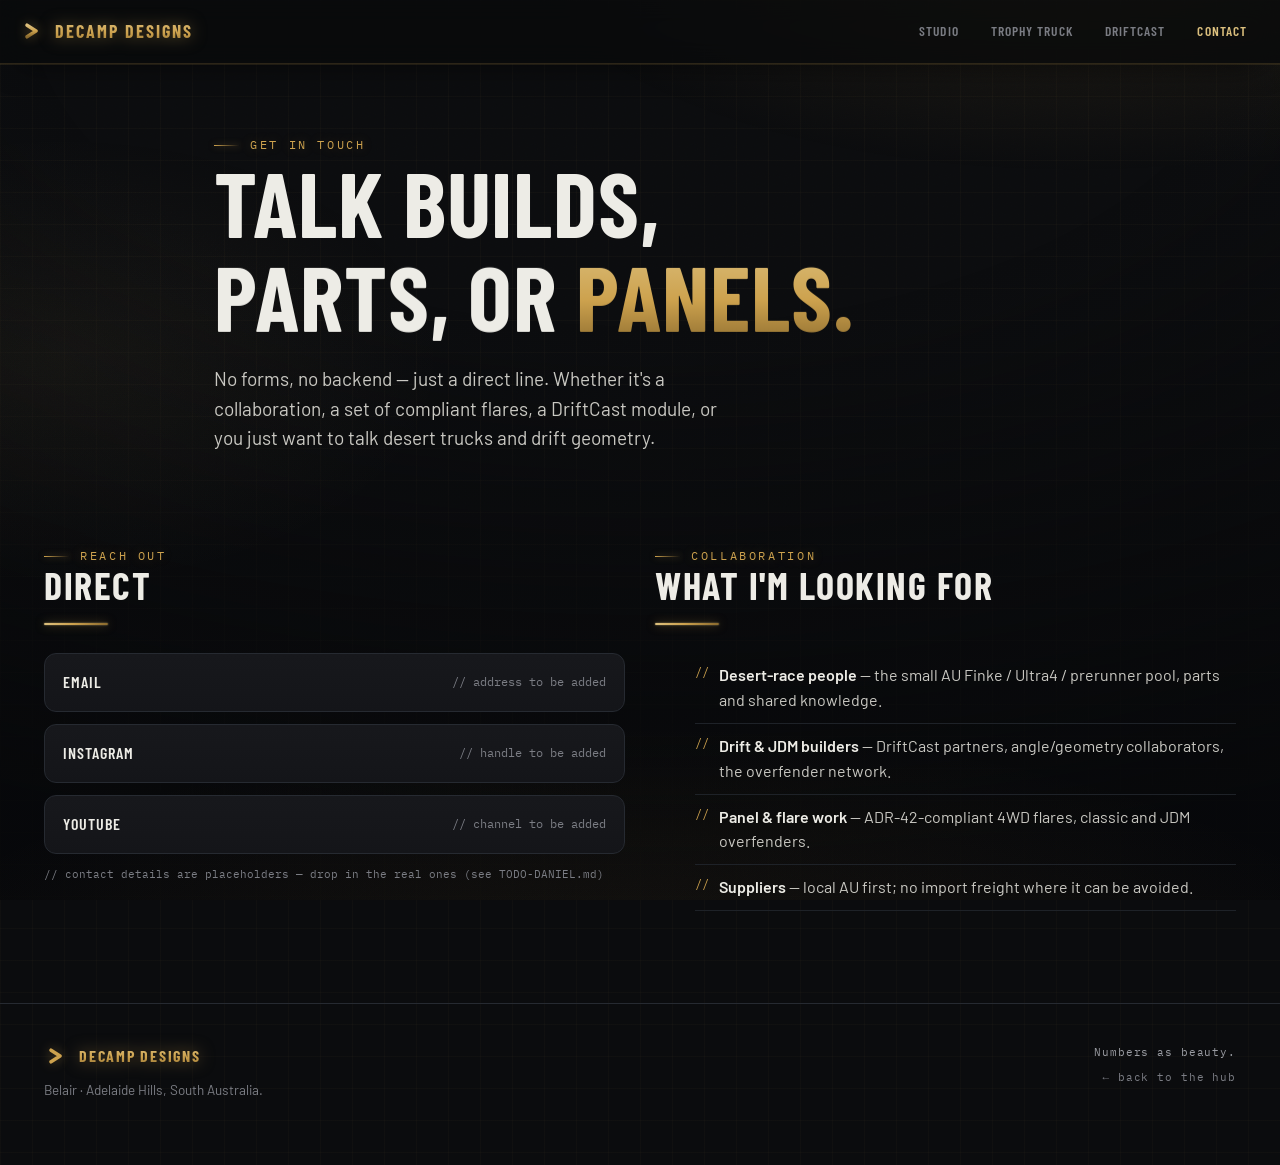
<file: contact.html>
<!DOCTYPE html>
<html lang="en-AU">
<head>
<meta charset="UTF-8">
<meta name="viewport" content="width=device-width, initial-scale=1.0">
<meta name="theme-color" content="#0f1012">
<title>Contact | Decamp Designs</title>
<meta name="description" content="Get in touch — collaborations, parts, panel work, or just to talk builds. No forms, no backend.">
<meta name="robots" content="noindex,nofollow">
<link rel="icon" href="favicon.svg" type="image/svg+xml">
<link rel="apple-touch-icon" href="assets/icons/icon-180.png">
<link rel="manifest" href="manifest.json">
<link href="assets/fonts/fonts.css" rel="stylesheet">
<link href="assets/css/studio.css" rel="stylesheet">
<script>document.documentElement.classList.add('js');</script>
<style>
  .contact-grid{display:grid; grid-template-columns:1fr 1fr; gap:30px; align-items:start}
  .links a{display:flex; align-items:center; justify-content:space-between; gap:12px; padding:16px 18px;
    border:1px solid var(--line); border-radius:var(--r); background:linear-gradient(180deg,var(--panel),var(--panel-2));
    margin-bottom:12px; transition:transform var(--t-fast) var(--ease), border-color var(--t-fast) var(--ease)}
  .links a:hover{transform:translateX(4px); border-color:rgba(205,162,78,.5)}
  .links .lbl{font-family:var(--head); text-transform:uppercase; letter-spacing:.06em; font-weight:600; color:var(--bone)}
  .links .val{font-family:var(--mono); font-size:12px; color:var(--mute)}
  .looking li{list-style:none; position:relative; padding:10px 0 10px 24px; border-bottom:1px solid var(--line-soft); color:var(--ink-2)}
  .looking li::before{content:"//"; position:absolute; left:0; color:var(--gold); font-family:var(--mono); font-size:12px}
  .looking li b{color:var(--bone)}
  @media(max-width:880px){ .contact-grid{grid-template-columns:1fr} }
</style>
</head>
<body>
<a class="skip" href="#main">Skip to content</a>

<header class="site">
  <div class="wrap bar">
    <a class="brand" href="index.html" aria-label="Decamp Designs home">
      <svg class="chev" viewBox="0 0 512 512" aria-hidden="true"><defs><linearGradient id="hc" x1="0" y1="0" x2="0" y2="1"><stop offset="0" stop-color="#dcc07e"/><stop offset=".5" stop-color="#cda24e"/><stop offset="1" stop-color="#8a6a2e"/></linearGradient></defs><path d="M150 132 L342 256 L150 380" fill="none" stroke="url(#hc)" stroke-width="74" stroke-linecap="round" stroke-linejoin="round"/></svg>
      <span class="word">Decamp Designs</span>
    </a>
    <nav class="site" aria-label="Primary">
      <a href="studio.html">Studio</a>
      <a href="trophy-truck.html">Trophy Truck</a>
      <a href="driftcast/index.html">DriftCast</a>
      <a aria-current="page" href="contact.html">Contact</a>
    </nav>
  </div>
</header>

<main id="main">
  <section class="hero">
    <div class="wrap" style="max-width:900px" data-reveal-children>
      <span class="eyebrow">Get in touch</span>
      <h1 data-split>Talk builds,<br>parts, or <span class="lit">panels.</span></h1>
      <p class="lead">No forms, no backend — just a direct line. Whether it's a collaboration, a set of
        compliant flares, a DriftCast module, or you just want to talk desert trucks and drift geometry.</p>
    </div>
  </section>

  <section>
    <div class="wrap contact-grid">
      <div data-reveal>
        <div class="sec-head"><span class="eyebrow">Reach out</span><h2>Direct</h2><div class="rule"></div></div>
        <div class="links">
          <a href="#" data-contact="email" aria-disabled="true">
            <span class="lbl">Email</span><span class="val">// address to be added</span>
          </a>
          <a href="#" data-contact="instagram" aria-disabled="true">
            <span class="lbl">Instagram</span><span class="val">// handle to be added</span>
          </a>
          <a href="#" data-contact="youtube" aria-disabled="true">
            <span class="lbl">YouTube</span><span class="val">// channel to be added</span>
          </a>
        </div>
        <p class="mono dim" style="font-size:11px; margin-top:8px">// contact details are placeholders — drop in the real ones (see TODO-DANIEL.md)</p>
      </div>

      <div data-reveal>
        <div class="sec-head"><span class="eyebrow">Collaboration</span><h2>What I'm looking for</h2><div class="rule"></div></div>
        <ul class="looking">
          <li><b>Desert-race people</b> — the small AU Finke / Ultra4 / prerunner pool, parts and shared knowledge.</li>
          <li><b>Drift &amp; JDM builders</b> — DriftCast partners, angle/geometry collaborators, the overfender network.</li>
          <li><b>Panel &amp; flare work</b> — ADR-42-compliant 4WD flares, classic and JDM overfenders.</li>
          <li><b>Suppliers</b> — local AU first; no import freight where it can be avoided.</li>
        </ul>
      </div>
    </div>
  </section>
</main>

<footer class="site">
  <div class="wrap foot">
    <div><span class="brand" style="font-size:16px"><svg class="chev" width="22" height="22" viewBox="0 0 512 512" aria-hidden="true"><path d="M150 132 L342 256 L150 380" fill="none" stroke="#cda24e" stroke-width="74" stroke-linecap="round" stroke-linejoin="round"/></svg><span class="word">Decamp Designs</span></span>
      <p>Belair · Adelaide Hills, South Australia.</p></div>
    <div class="meta"><div class="tagline">Numbers as beauty.</div><div style="margin-top:8px"><a href="index.html">← back to the hub</a></div></div>
  </div>
</footer>

<script src="assets/lib/gsap.min.js"></script>
<script src="assets/lib/ScrollTrigger.min.js"></script>
<script src="assets/lib/lenis.min.js"></script>
<script type="module" src="assets/motion/studio.js"></script>
</body>
</html>
</file>
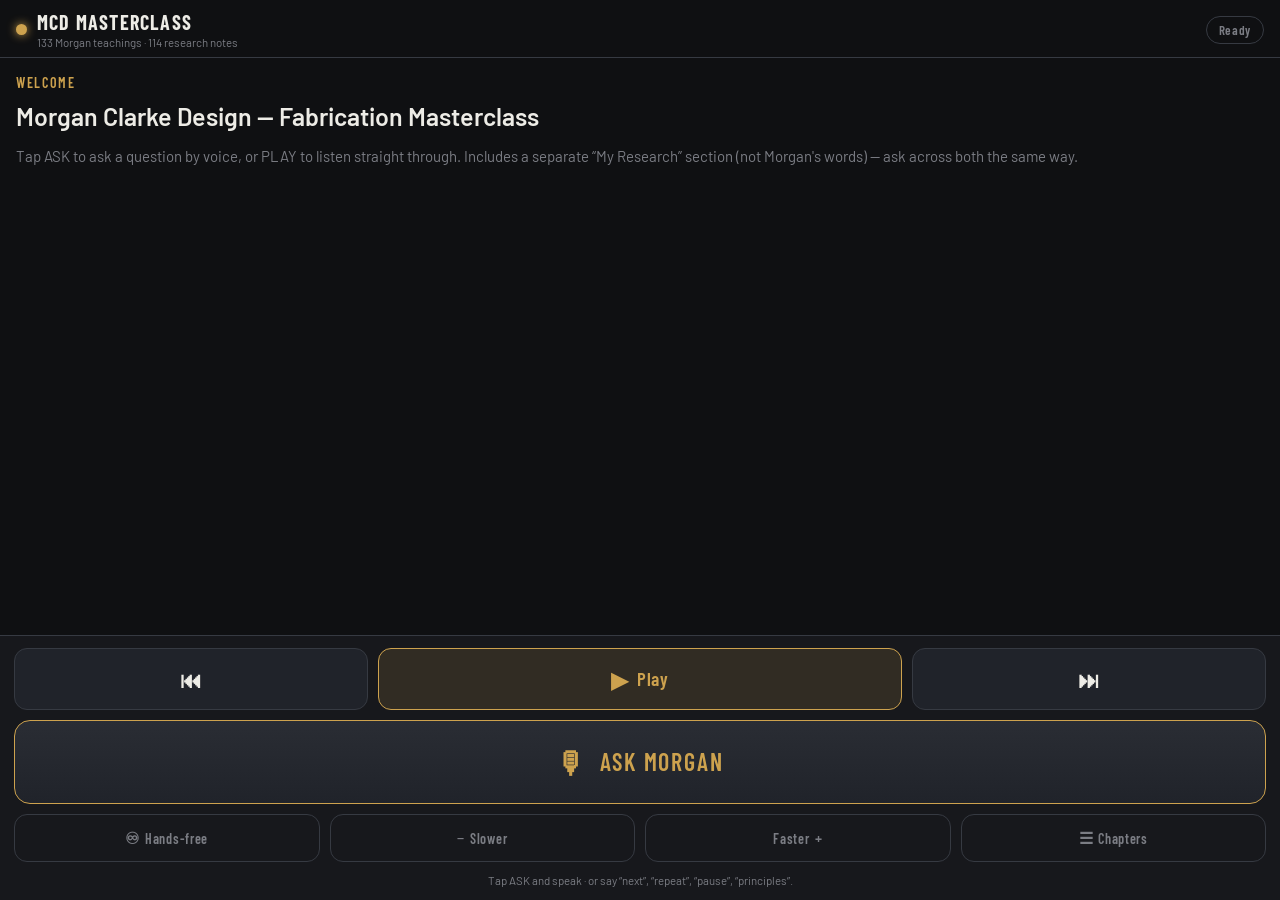
<file: masterclass.html>
<!DOCTYPE html>
<html lang="en">
<head>
<meta charset="utf-8">
<meta name="viewport" content="width=device-width, initial-scale=1, maximum-scale=1, user-scalable=no">
<meta name="theme-color" content="#0f1012">
<title>MCD Masterclass · Shed Companion</title>
<!-- Vendored Barlow for offline/PWA fidelity (app already declared Barlow; previously fell back to system fonts) -->
<link href="assets/fonts/fonts.css" rel="stylesheet">
<style>
:root{
  --night:#0f1012; --panel:#17181c; --panel2:#20232a; --line:#363a42;
  --dust:#bdbcb3; --bone:#edece6; --gold:#cda24e; --flag:#d56a39;
  --ok:#94ad6b; --mute:#7b7d84; --red:#d2503f; --sketch:#3f86f0;
  --brass:rgba(205,162,78,.14);
}
*{box-sizing:border-box; -webkit-tap-highlight-color:transparent}
html,body{margin:0; height:100%}
body{
  background:var(--night); color:var(--bone);
  font-family:'Barlow','Segoe UI',system-ui,sans-serif;
  display:flex; flex-direction:column; min-height:100dvh; overflow:hidden;
}
.cap{font-family:'Barlow Condensed','Barlow',sans-serif; letter-spacing:.04em}
header{
  padding:10px 16px 8px; border-bottom:1px solid var(--line);
  display:flex; align-items:center; gap:10px; flex:0 0 auto;
}
header .dot{width:11px;height:11px;border-radius:50%;background:var(--gold);box-shadow:0 0 10px var(--gold)}
header h1{font-family:'Barlow Condensed',sans-serif;font-weight:700;font-size:20px;margin:0;letter-spacing:.06em;text-transform:uppercase}
header .sub{font-size:11.5px;color:var(--mute);margin-top:1px}
#status{margin-left:auto;font-family:'Barlow Condensed',sans-serif;font-weight:600;font-size:13px;
  padding:5px 12px;border-radius:999px;border:1px solid var(--line);color:var(--mute);white-space:nowrap;letter-spacing:.05em}
#status.listen{color:var(--gold);border-color:var(--gold);background:var(--brass);animation:pulse 1.1s ease-in-out infinite}
#status.think{color:var(--sketch);border-color:var(--sketch)}
#status.speak{color:var(--ok);border-color:var(--ok)}
@keyframes pulse{0%,100%{opacity:1}50%{opacity:.45}}

main{flex:1 1 auto; overflow-y:auto; padding:16px; display:flex; flex-direction:column}
#kind{font-family:'Barlow Condensed',sans-serif;font-weight:600;font-size:14px;letter-spacing:.12em;
  text-transform:uppercase;color:var(--gold);margin-bottom:8px;min-height:18px}
#kind .flag{font-size:11px;color:var(--mute);border:1px solid var(--line);border-radius:4px;padding:1px 6px;margin-left:8px;letter-spacing:.06em}
#title{font-size:25px;line-height:1.28;font-weight:600;margin:0 0 14px;color:var(--bone)}
#quote{border-left:3px solid var(--gold);padding:9px 0 9px 14px;margin:0 0 14px;
  font-size:18px;line-height:1.4;color:var(--dust);font-style:italic;display:none}
#quote.show{display:block}
.meta{font-size:15px;line-height:1.45;color:var(--mute);margin:0 0 9px}
.meta b{color:var(--dust);font-weight:600}
.meta.hide{display:none}
#src{font-size:12.5px;color:var(--mute);margin-top:auto;padding-top:12px;letter-spacing:.02em}

#ask-echo{font-size:13px;color:var(--gold);margin-bottom:10px;min-height:0;letter-spacing:.02em;display:none}
#ask-echo.show{display:block}

footer{flex:0 0 auto; border-top:1px solid var(--line); padding:12px 14px calc(12px + env(safe-area-inset-bottom)); background:var(--panel)}
.row{display:flex; gap:10px; margin-bottom:10px}
.row:last-child{margin-bottom:0}
button{font-family:'Barlow Condensed',sans-serif; font-weight:600; letter-spacing:.05em;
  background:var(--panel2); color:var(--bone); border:1px solid var(--line); border-radius:13px;
  cursor:pointer; transition:.12s; -webkit-user-select:none; user-select:none; touch-action:manipulation}
button:active{transform:scale(.97)}
button:disabled{opacity:.4}
.transport{flex:1; height:62px; font-size:17px; display:flex; align-items:center; justify-content:center; gap:8px}
.transport.play{flex:1.5; background:var(--brass); border-color:var(--gold); color:var(--gold); font-size:19px}
.transport .ic{font-size:22px;line-height:1}
#ask{width:100%; height:84px; font-size:24px; border-radius:16px;
  background:linear-gradient(180deg,#2a2d34,#20232a); border:1.5px solid var(--gold); color:var(--gold);
  display:flex; align-items:center; justify-content:center; gap:12px; text-transform:uppercase; letter-spacing:.08em}
#ask .ic{font-size:30px}
#ask.live{background:var(--brass); border-color:var(--gold); animation:pulse 1.1s ease-in-out infinite}
.mini{flex:1; height:48px; font-size:14px; background:transparent; color:var(--mute); border-color:var(--line)}
.mini.on{color:var(--gold); border-color:var(--gold); background:var(--brass)}
.mini .ic{font-size:16px;margin-right:5px}

#sheet{position:fixed; inset:0; background:rgba(8,9,11,.86); backdrop-filter:blur(3px); z-index:40;
  display:none; flex-direction:column; padding:14px}
#sheet.open{display:flex}
#sheet h2{font-family:'Barlow Condensed',sans-serif;font-size:19px;letter-spacing:.06em;text-transform:uppercase;margin:6px 4px 12px;display:flex;align-items:center}
#sheet h2 button{margin-left:auto;height:40px;width:40px;font-size:20px;border-radius:10px}
#chapters{flex:1; overflow-y:auto}
.chap{font-family:'Barlow Condensed',sans-serif;font-weight:700;font-size:13px;letter-spacing:.1em;text-transform:uppercase;color:var(--gold);margin:14px 6px 7px}
.jump{display:block;width:100%;text-align:left;background:var(--panel);border:1px solid var(--line);border-radius:11px;
  padding:14px 14px;margin-bottom:7px;font-size:16px;color:var(--bone);font-family:'Barlow',sans-serif;font-weight:500;line-height:1.3}
.jump small{display:block;color:var(--mute);font-size:12.5px;margin-top:3px;font-weight:400}

#txtwrap{display:none; gap:8px; margin-top:4px}
#txtwrap.show{display:flex}
#txt{flex:1;height:48px;background:var(--panel2);border:1px solid var(--line);border-radius:11px;color:var(--bone);
  padding:0 14px;font-family:'Barlow',sans-serif;font-size:16px}
#note{font-size:11.5px;color:var(--mute);text-align:center;margin-top:9px;line-height:1.4}
select{background:var(--panel2);color:var(--dust);border:1px solid var(--line);border-radius:9px;height:34px;font-family:'Barlow Condensed',sans-serif;font-size:13px;padding:0 8px;flex:1}
/* research section: clearly distinct from Morgan's gold */
#kind .flag.rsch{color:var(--sketch);border-color:var(--sketch);background:rgba(63,134,240,.12)}
.grphdr{font-family:'Barlow Condensed',sans-serif;font-weight:700;font-size:15px;letter-spacing:.04em;color:var(--bone);
  background:var(--panel2);border:1px solid var(--line);border-radius:11px;padding:13px 14px;margin:8px 0 9px;cursor:pointer;display:flex;align-items:center;gap:8px}
.grphdr .arw{font-size:12px;color:var(--mute);width:12px}
.grphdr small{color:var(--mute);font-weight:400;font-size:12px;margin-left:5px}
.grphdr.rsch{color:var(--sketch);border-color:rgba(63,134,240,.5);background:rgba(63,134,240,.08)}
.grpbody{margin-bottom:6px}
</style>
</head>
<body>
<header>
  <span class="dot"></span>
  <div>
    <h1>MCD Masterclass</h1>
    <div class="sub" id="subline">Shed companion · 84 teachings</div>
  </div>
  <div id="status">Ready</div>
</header>

<main>
  <div id="ask-echo"></div>
  <div id="kind">Welcome</div>
  <h2 id="title">Morgan Clarke Design — Fabrication Masterclass</h2>
  <blockquote id="quote"></blockquote>
  <p class="meta" id="why"></p>
  <p class="meta" id="avoids"></p>
  <div id="src"></div>
</main>

<footer>
  <div class="row">
    <button class="transport" id="prev" aria-label="Previous"><span class="ic">⏮</span></button>
    <button class="transport play" id="play"><span class="ic">▶</span><span id="playlbl">Play</span></button>
    <button class="transport" id="next" aria-label="Next"><span class="ic">⏭</span></button>
  </div>
  <div class="row">
    <button id="ask"><span class="ic">🎙</span> Ask Morgan</button>
  </div>
  <div id="txtwrap">
    <input id="txt" placeholder="Type a question…" enterkeyhint="search">
    <button class="transport" id="txtgo" style="flex:0 0 64px;height:48px">Ask</button>
  </div>
  <div class="row">
    <button class="mini" id="hf"><span class="ic">♾</span>Hands-free</button>
    <button class="mini" id="slow"><span class="ic">−</span>Slower</button>
    <button class="mini" id="fast">Faster<span class="ic" style="margin:0 0 0 5px">+</span></button>
    <button class="mini" id="chapbtn"><span class="ic">☰</span>Chapters</button>
  </div>
  <div id="note"></div>
</footer>

<div id="sheet">
  <h2>Jump to <button id="sheetclose">✕</button></h2>
  <div id="chapters"></div>
</div>

<script>const MC = {"principles": ["Prep is not optional. Clean to bright metal, wire wheel then acetone, before any weld — contamination becomes a defect you can't grind out later.", "Control heat with tacks. Frequent tacks act as heat sinks and stop expansion pulling a joint out of line — the cheapest distortion control there is.", "Verify on the vehicle, not the drawing. Drawings set the bold shapes; real fit comes from measuring and referencing off the actual car.", "Match the consumable to the job. ER80S-D2 for chromoly, silicon bronze for low-penetration body tacks — the rod choice is a deliberate decision, not a default.", "Plan the sequence so each step doesn't wreck the last — bead roll before cutout, tack the non-rolled section, support floppy panels before welding.", "Set yourself up to succeed: hand rests, ghost runs, fine-tip layout, cushioned clamps. Small setup habits compound into clean, repeatable work."], "stages": [{"name": "Design & Planning", "episodes": [{"title": "Dakar Prototype — 3D Printed Body Panel Mock-Up", "desc": "Unpacking, test-fitting and evaluating 3D-printed prototype body panels on the Dakar chassis — fitment, bonding and design adjustments where the physical mock-up reveals what the render hid.", "teachings": [{"text": "Accept imperfect fit on 3D-printed prototype panels and just buzz/trim minor interference to get a test fit.", "why": "Printed prototypes inherently have tolerance issues; trimming lets you assess the overall design fast without ruining parts.", "avoids": "Forcing unadjusted panels into misalignment or damage.", "quote": "we can at least just buzz some of this off", "time": "1:39", "flag": "HEARD"}, {"text": "Trust the physical mock-up over the render — plan progressive radii / shallower dish transitions where a render made a body line look steep.", "why": "Render shadowing and model differences mislead; the physical part reveals the gradual flow that actually looks right.", "avoids": "Harsh, steep body lines that don't flow as intended.", "quote": "it looked steep... sketch looks gradual", "time": "11:32", "flag": "HEARD"}, {"text": "Do a quick temporary door/quarter-panel check for clashes BEFORE drilling or committing mounts.", "why": "Catches interferences (e.g. with a window scoop) before you've made holes.", "avoids": "Discovering a clash after permanent mounts are in.", "quote": "just do a little bit of a check on it... they're not going to clash", "time": "14:04", "flag": "HEARD"}, {"text": "Use clecos for quick non-permanent panel positioning during test fit ('cleeko, plink plink').", "why": "Lets you evaluate gaps, raises and overall vibe before any permanent fastening.", "avoids": "No safe way to test positioning, risking permanent mounting errors.", "quote": "if we just cleeko, plink, plink right there", "time": "3:53", "flag": "HEARD"}, {"text": "Plan for printed-part thickness mismatch (~3/16\" thickest) with a bonding/overlay or an early-terminated return so it integrates flush.", "why": "Printed parts vary in thickness; overlay/bonding prevents stepping or protrusion after bodywork.", "avoids": "Visible steps/gaps where printed fender meets chassis panel.", "quote": "the thickest part is like 3/16", "time": "5:15", "flag": "HEARD"}, {"text": "Tack mock-up panels with CA (crazy) glue for rapid removable positioning, then clamp.", "why": "Fast, removable holding for a vibe check without drilling or committing on prototypes.", "avoids": "Unstable or scratched panels while handling for fit checks.", "quote": "I'm using crazy glue stuff right now", "time": "7:52", "flag": "HEARD"}]}, {"title": "Dakar Prototype — Digital Design", "desc": "His rough digital sketching workflow in Photoshop on a Wacom tablet for a machined crossmember/bracket — layers, brushes and fast iterations to communicate intent to the machinist and client.", "teachings": [{"text": "Start super rough in Photoshop on a photo of the actual chassis/engine area (digitally erase the engine etc.), drawing shapes fast without cleaning details.", "why": "Lets you process-of-elimination what the shape wants to be before committing; instant erase/undo beats hand sketching for warm-up iterations.", "avoids": "Wasting shop time on physical mockups that lock in a suboptimal shape.", "quote": "sketched this just in layers. It's super sloppy", "time": "7:05", "flag": "HEARD"}, {"text": "Keep a tiny set of simple pressure-sensitive brushes (brush pen, big airbrush, ballpoint, a couple of erasers) on unnamed layers — work at 'speed of a sketch'.", "why": "Primitive tools keep you fast for visual communication without overcomplicating; layers stay flexible for feedback.", "avoids": "Ambiguous design intent that gets mis-machined.", "quote": "brush pen, big airbrush, ballpoint... dumb eraser", "time": "14:26", "flag": "HEARD"}, {"text": "Rotate the canvas frequently to match your natural arm motion instead of forcing straight lines.", "why": "Your arm has one consistent motion (like on paper); working with it gives more organic flow.", "avoids": "Stiff, unnatural lines that become flat machined features.", "quote": "my arm has a motion that's consistent", "time": "25:47", "flag": "HEARD"}, {"text": "Draw only within real build/machining constraints — known plate thickness, belt serviceability, pulley clearance — not a fantasy shape.", "why": "Keeps the sketch buildable (5-axis vs hand-fab reality) and sets honest expectations with client and machinist.", "avoids": "Unbuildable features that compromise thickness/serviceability or force rework.", "quote": "I draw it only within the constraints of what I think I can do", "time": "4:15", "flag": "HEARD"}, {"text": "Give the machinist at least three different views of the same part with surface/shape lines, highlights and value shading.", "why": "Clear views give options to tune and kill the grey-area interpretations you get from verbal/hand-talk.", "avoids": "Miscommunication producing a part that doesn't integrate.", "quote": "I like to at least do three different views... show some surface lines", "time": "33:31", "flag": "HEARD"}, {"text": "'Dirty bird' sketch — reuse the colours/layers already on the sketch, minimal detail, focus on flow and cohesion not polish.", "why": "Speed and clear communication matter more than a pretty render for big-investment parts.", "avoids": "Slow, over-detailed designs that delay sending files to the machinist.", "quote": "this is just dirty bird sketching... using the colors that are already on the sketch", "time": "11:09", "flag": "HEARD"}]}]}, {"name": "TIG Welding Technique", "episodes": [{"title": "How to TIG Weld (Double Pass) — Part 1: Root Pass + Prep", "desc": "Prep, tacking and root-pass technique on a bolt-on pusher bumper for the Vivian F-100, in 1.75\" .120 wall chromoly tube to .125 plate.", "teachings": [{"text": "Run a water-cooled TIG torch from day one, not air-cooled.", "why": "Water keeps leads, argon and torch at a consistent temperature for repeatable passes; air-cooled heats up through a session and shifts your puddle as if you'd turned the amps up.", "avoids": "Weld consistency drifting over long or repetitive passes.", "quote": "you have to get a water cooled machine right off the bat", "time": "5:52", "flag": "HEARD"}, {"text": "Prep hard — wire wheel then acetone wipe every surface before welding. A minor fit gap (~6.5/10) the root can fill is fine; contamination is not.", "why": "Rust, grey discolouration and old tacks get pulled into the puddle as 'lily pads' and ruin fusion.", "avoids": "Porous, weak root passes that need cutting out.", "quote": "a simple rag and acetone on any surface before welding is going to be absolutely huge", "time": "37:48", "flag": "HEARD"}, {"text": "Tack every ~1/2 inch on fit-up joints; use extra tacks as heat sinks, especially tube-to-plate and miters.", "why": "Spreads the heat load evenly and stops expansion/contraction pulling the joint out of alignment on long welds.", "avoids": "Warp and twist during the root pass.", "quote": "I'm going to go through and I'm going to attack every half inch", "time": "43:05", "flag": "HEARD"}, {"text": "Set up wood/helper blocks for a comfortable hand rest, and do a 'ghost run' (dry torch pass) before striking the arc on important welds.", "why": "Planned movement and a steady hand prevent shake and mid-pass adjustments; the dark hood exaggerates small movements.", "avoids": "Wobbly root passes and too much filler on the cap.", "quote": "do a pre-run... just do a ghost run", "time": "31:40", "flag": "HEARD"}, {"text": "Use ER80S-D2 filler (1/16\" or .045\") for chromoly root passes, over ER70.", "why": "He prefers how the ER80 burns and it suits the heat-treated, high-stress off-road part.", "avoids": "Suboptimal fusion or properties on .120 wall chromoly under impact.", "quote": "I like how the ER 80 burns more than the ER 70", "time": "49:21", "flag": "HEARD"}, {"text": "When swapping to a bigger cup (e.g. #8 up to a #12 Fupa with screen), tighten the gas lens/handle securely BEFORE fitting the ceramic cup.", "why": "Stops the cup loosening the lens when you remove it, so you're not chasing gas leaks mid-session.", "avoids": "Interrupted workflow and inconsistent shielding gas.", "quote": "give it a quick crank and then you're not chasing the gas lines off", "time": "17:47", "flag": "HEARD"}]}, {"title": "How to TIG Weld (Double Pass) — Part 2: Final Prep + Cover Pass", "desc": "Final prep (sanding, beveling, wire wheel, DA) and the cover pass on the Vivian chromoly bumper (1.75\" .120 wall tube + .125 plate), building on the Part 1 root pass.", "teachings": [{"text": "Before the cover pass, drill RELIEF HOLES in any sealed/360°-welded tube or box section.", "why": "Heat builds pressure in a closed section and spits molten metal back at you during the cover pass.", "avoids": "Spitting/blowouts mid-pass that ruin the weld and can burn you.", "quote": "the pressure will build up in there from the Heat and it can spit back at you", "time": "2:18", "flag": "HEARD"}, {"text": "Prep the root for the cover pass by facing the top/vertical surfaces with 60 grit, then sanding a 45° bevel across the root.", "why": "Removes excess weld, surface upsets and grey/fog contamination so the cover ties everything together without lily pads trailing.", "avoids": "Contaminated cover passes with lily-pad trails weakening the junctions.", "quote": "giving a nice like diagonal sand like a bevel", "time": "8:02", "flag": "HEARD"}, {"text": "Hit all weld junctions and plate areas with a 3\" 60-grit surface-conditioning disc plus wire wheel BEFORE the DA sander.", "why": "Pulls contaminants out and freshens the surface for a consistent clean cover without doubling the HAZ haze.", "avoids": "Leftover grey contamination causing cover-pass defects.", "quote": "three inch 60 grit", "time": "3:38", "flag": "HEARD"}, {"text": "After the wire wheel, DA/orbital-sand the plate areas to 'fluff' them back to fresh metal.", "why": "Keeps surfaces looking new and limits the heat-affected zone to only the final pass — better appearance, less contamination risk.", "avoids": "Abused-looking plates with doubled HAZ haze.", "quote": "go through all the plate areas and kind of just fluff them back", "time": "9:53", "flag": "HEARD"}, {"text": "Make full surface cleaning (wire wheel + DA + acetone) a HABIT before every cover pass, even if the root looked fine.", "why": "Stops dust from prior sanding/templates contaminating the rod or weld and creating grey-fog trailing defects.", "avoids": "Porous/weak cover passes from skipped cleaning.", "quote": "a good habit is there will be sanding and like finishing done before we start the cover pass", "time": "2:29", "flag": "HEARD"}]}]}, {"name": "Suspension & Mounts", "episodes": [{"title": "Dakar Prototype — Billet Trailing Arm Jack Pads", "desc": "Making consumable billet-style jack pads (triangular .125 chromoly plates) for the Dakar prototype trailing arms — templating off the arms, transferring data, and laying out/cutting serviceable jack points that protect the machined parts.", "teachings": [{"text": "Template the jack-pad shape directly off the trailing arm — transfer hole locations and perimeter with light centre punches/scribe marks for the outer constraints.", "why": "Captures the exact standoff and hole positions for the integrated jack point without direct-measurement errors.", "avoids": "Pads that don't align with the machined standoff/holes.", "quote": "get the holes and then that's all the information", "time": "2:09", "flag": "HEARD"}, {"text": "Design the jack pad as a CONSUMABLE drilled-and-tapped triangular plate that bolts into the machined standoff — don't thread directly into the billet part.", "why": "Protects the expensive machined work from jack damage; cheap and easy to replace when it gets beat up off-road.", "avoids": "Permanent damage to billet machined surfaces.", "quote": "it's also consumable", "time": "0:52", "flag": "HEARD"}, {"text": "Transfer the data, then connect the straight points with a proper straight edge before cutting — don't freehand.", "why": "Gives the straightest possible bandsaw lines and avoids 'drunk-driver cuts' that need heavy sanding.", "avoids": "Wavy edges needing excessive cleanup.", "quote": "so we're not doing drunk driver cuts", "time": "10:48", "flag": "HEARD"}, {"text": "Cut plate blanks oversized (a little over on the corners) from .125 chromoly drops, leaving 'extra juice' to trim radii later.", "why": "Extra material lets you trim out radius inconsistencies instead of scrapping the part.", "avoids": "Undersized/irreparable pads from radius errors.", "quote": "build the base plates a little bit of extra juice in them", "time": "8:10", "flag": "HEARD"}, {"text": "Mark an 'X' on matching sides of BOTH the template and the material to lock orientation and avoid flipping errors.", "why": "Consistent reference when transferring lines/holes, especially for mirrored left/right parts.", "avoids": "Flipped/mirrored layout errors on symmetric parts.", "quote": "let's just do an X on this and an X on this, so I know every time", "time": "6:43", "flag": "HEARD"}, {"text": "Wipe the plate down before pinning/transferring so debris doesn't lift the transfer pin ('tea bag' it).", "why": "Keeps the layout clean and the hole/shape transfer accurate.", "avoids": "Contaminated transfer mislocating holes.", "quote": "Get the material wiped down a little bit, so it doesn't tea bag our pin", "time": "9:55", "flag": "HEARD"}]}, {"title": "Shock Tuning for Prerunners — Geometry & Travel (MCD1 × KDM notes)", "desc": "Synthesised notes from Morgan's KDM Shock Technologies collaborations (Tundra prerunner, Vivian F-100) — geometry-first shock setup. Cross-video summary, NOT single-video verbatim; internal valving (shims/poppets) is tuner-specific (KDM), not Morgan's content.", "teachings": [{"text": "Set the geometry for maximum up-travel at ride height — Morgan went from ~6\" up-travel (on 30\" total) to ~13.75\" up-travel (~25-26\" total) by redesigning trailing arms and moving the shocks rearward/lower below centreline (notching the frame for clearance).", "why": "Too little up-travel at ride height means the bump/bypass zone engages early and the shock packs up.", "avoids": "Early bump-zone engagement, packing, and a harsh ride that won't use the travel it has.", "quote": "", "time": "", "flag": "NOTES"}, {"text": "Make sure the last ~4\" of shaft (the compression/bump zone, acting like a secondary bypass) is NOT nearly engaged at static ride height — set ride height to use the full stroke.", "why": "If the bump zone is already loaded at ride height, the shock is effectively stiff and bottoms early.", "avoids": "Early bottoming, harshness, and losing the benefit of the bypass tuning.", "quote": "", "time": "", "flag": "NOTES"}, {"text": "Step bump stops from 2\" to 4\" stroke and raise their chassis mounts; add upper/lower limit-strap tabs (same pivots) to control droop.", "why": "Bigger bump stops and proper straps let you run full travel without over-droop or hard bottoming.", "avoids": "Over-droop, harsh bottoming, or topping out.", "quote": "", "time": "", "flag": "NOTES"}, {"text": "Build trailing arms plate-on-tube ('canoe' style — e.g. 2\" × 0.120\" chromoly main tube) to hold tight frame-rail clearance through the full cycle while you relocate the coilover/bypass.", "why": "The construction keeps clearance to the rails through travel without giving up strength.", "avoids": "Arms fouling the frame rails at full cycle.", "quote": "", "time": "", "flag": "NOTES"}, {"text": "Send the shocks for a full rebuild/service and get the tuner (e.g. KDM) to calc spring rates from the vehicle weight; set ride height to a target exposed-shaft figure (e.g. ~9.5\" rear showing), then fine-tune preload/tubes. Expect a front spring change + preload tweak on first setup.", "why": "Correct spring rates for the real weight, plus a repeatable shaft-showing ride-height reference, are what make the geometry work.", "avoids": "Guessing spring rates or an unbalanced ride height that never settles.", "quote": "", "time": "", "flag": "NOTES"}, {"text": "Target roughly 60/40 rear weight bias for planted, predictable handling — use dual spares, fuel-cell relocation, lead ballast or a third tyre as temporary weight.", "why": "Rear bias keeps it planted; front-heavy setups plow and push.", "avoids": "A nose-heavy truck that plows in corners and feels unpredictable.", "quote": "", "time": "", "flag": "NOTES"}, {"text": "Nail the geometry 'recipe' for a strong out-of-box baseline, then fine-tune with spring swaps, tube adjustments and real desert testing (hot 100°F+ runs, whoops) — and weigh the vehicle post-build.", "why": "Good geometry gives the baseline; hot real-world running reveals heat soak, binding lines and bucking a bench setup won't.", "avoids": "A setup that looks fine cold but heat-soaks, binds or bucks in real conditions.", "quote": "", "time": "", "flag": "NOTES"}, {"text": "Keep the split clear: Morgan does fab, geometry and weight first, then professional shock service — internal valving (shims, poppets, bypass port mods) is tuner-specific (KDM), coordinated after the frame's built.", "why": "Get the chassis/geometry right yourself; leave internal valving to the shock tuner.", "avoids": "DIY-ing internal valving without a tuner, or expecting Morgan's content to cover poppet/shim drilling (it doesn't).", "quote": "", "time": "", "flag": "NOTES"}]}]}, {"name": "Cab Mounting & Body", "episodes": [{"title": "Prep and Welding on Selena", "desc": "Prepping (cleaning, DA sanding, wire wheeling) and silicon-bronze welding the cab/chassis seams and tube-to-sheet joints on Selena — tackling contaminated factory sheet metal and prior welds first.", "teachings": [{"text": "On contaminated factory cab sheet (WD40, even avocado/linseed oil, rust/grime): wire wheel + acetone, then DA sander/scotch pad, then silicon bronze at ~40–50 amps.", "why": "Oils on factory recycled sheet wreak havoc and are the hardest to remove; thorough prep gives clean fusion a fighting chance.", "avoids": "Porosity and failed welds that pull contaminants into the puddle.", "quote": "anything that's been wiped down with WD40 or anything even crazier like avocado oil", "time": "2:07", "flag": "HEARD"}, {"text": "For tube-to-sheet joints, build heat in the thicker TUBE first, then quickly 'bloop blast' the puddle across to the thin sheet — carry most of the puddle weight on the tube.", "why": "Accounts for the thickness mismatch so you get fusion without blowing through the sheet.", "avoids": "Burn-through on the sheet or a weak cold joint.", "quote": "build up heat in the tubing and the puddle. And then I'll just really quickly bloop blast over into the sheet metal", "time": "21:20", "flag": "HEARD"}, {"text": "Do the trickiest, dirtiest, hardest areas FIRST (clearanced cab/tyre areas, contaminated factory seams), then the easier joints.", "why": "Gets the sucky stuff done while fresh; leaving it for later breeds rushed, contaminated welds.", "avoids": "Burnout and inconsistent quality from saving the worst for last.", "quote": "hardest areas are going to be the factory sheet metal", "time": "5:32", "flag": "HEARD"}, {"text": "Standardise on red 2% thoriated tungsten across applications — don't swap tungsten type per material.", "why": "It performs reliably for his needs; the old strict per-material rules simplified to this without issue.", "avoids": "Unnecessary tungsten swaps mid-session slowing work.", "quote": "I don't change tungsten type per welding application", "time": "7:25", "flag": "HEARD"}, {"text": "On stubborn contaminated seams, run a HOT root pass first to smoke out grease, then wire-wheel the root and DA-sand before the final cover pass.", "why": "Burns the crap out of hard-to-reach seams and leaves a clean foundation that stays intact under the cover.", "avoids": "Persistent contamination causing ugly or failing welds.", "quote": "I'll just do like a hot root pass and it'll smoke out all the crap", "time": "30:34", "flag": "HEARD"}, {"text": "On an analog Syncrowave 250, set ~250A but run ~50% pedal — keep headroom to blip more amps rather than sitting at full throttle.", "why": "Gives extra amperage on tap when needed without constantly cooking chromoly/tube at full 250A.", "avoids": "Overheating and distorting tubes, or poor control over prior-weld overlaps.", "quote": "half 50% input on the throttle or the pedal", "time": "33:51", "flag": "HEARD"}]}]}, {"name": "Panel & Sheetmetal", "episodes": [{"title": "Work on the Sand Car Handmade Body Continues", "desc": "Hand-forming and tacking aluminium panels onto the sand car body — silicon bronze tacks, profile measuring and shaping for the handmade body.", "teachings": [{"text": "Tack sheet-to-tube in bodywork with silicon bronze rod, not regular steel filler.", "why": "Silicon bronze lays on the surface with little penetration, so later sanding won't undercut the tube — it behaves like piled-up rod.", "avoids": "Deep tacks that undercut the tube during finish sanding.", "quote": "silicon bronze doesn't really penetrate as much. It kind of just lays onto the material", "time": "1:51", "flag": "HEARD"}, {"text": "When tacking a new sheet to a rolled edge, only tack the section that ISN'T rolled, and use a helper to hold position.", "why": "Keeps the rolled area free for final forming and lets you adjust fit before committing.", "avoids": "Locking in a distorted or misaligned rolled edge.", "quote": "I'm only going to, you know, the part that's not rolled", "time": "6:20", "flag": "HEARD"}, {"text": "Bump amperage up for the first tacks on floppy sheet (he goes 0.5 → 1.5) to get a solid initial bite.", "why": "Gets good fusion on a floppy setup before final parameters are dialled.", "avoids": "Cold tacks that let go during handling.", "quote": "I'm going to juice these a little more... So, we're at 1.5", "time": "7:19", "flag": "HEARD"}, {"text": "Add extension pieces or extra tacks anywhere a panel will get floppy, before full welding.", "why": "Controls movement and supports the profile so it can't flex while you shape it.", "avoids": "Floppy panels shifting and twisting during fab.", "quote": "get a tack over here cuz it's going to get a little floppy", "time": "8:37", "flag": "HEARD"}, {"text": "Treat drawings as a shape reference, not exact scale — take crude on-car measurements and adjust to the real vehicle.", "why": "Drawings guide the bold shapes but real fit only comes from verifying on the car.", "avoids": "Cutting panels to a drawing that won't fit the actual chassis.", "quote": "They're a good reference. Doesn't mean that they're exactly just scale", "time": "14:09", "flag": "HEARD"}, {"text": "Use an existing panel/cut shape as a reference to transfer contours to new sheet (e.g. carrying the A-pillar line up).", "why": "Keeps new panels matching the body lines without introducing twist.", "avoids": "Mismatched contours that gap or twist.", "quote": "whatever shape is down here almost has to come up", "time": "18:54", "flag": "HEARD"}]}, {"title": "Hand Built Sand Car Body, Part 3", "desc": "Shaping and fitting body panels on the sand car — body lines, tipping/creasing with dies, fitment adjustments, and tack/weld sequence using hood props and pryers for alignment.", "teachings": [{"text": "Start a body line with tape, but follow up with a straight edge and hand work — especially on tapered/complex curves.", "why": "Tape starts the line but won't hold true on complex curves; the straight edge keeps the important bottom body line accurate.", "avoids": "Inconsistent body lines that don't hold true.", "quote": "what we want to be using is going to be uh straight edge", "time": "1:18", "flag": "HEARD"}, {"text": "When tipping/creasing matching pieces, stay in the EXACT same die groove for all passes (~4), and measure standoff from the threaded portion.", "why": "Going outside the groove shapes the metal differently; same groove plus consistent measurement gives matching standoff both sides.", "avoids": "Left/right panels shaped differently — broken symmetry.", "quote": "really important to stay in that same groove if you're doing multiple passes", "time": "9:56", "flag": "HEARD"}, {"text": "Use a Blue Point hood prop (or similar) as a hands-free support to hold/pressure panels for fitment and tacking when working solo.", "why": "Lets you work independently and still hammer or adjust while the panel stays put, especially on hard-to-reach seams.", "avoids": "Panels shifting during tacking for lack of support.", "quote": "This is a Blue Point hood prop", "time": "44:45", "flag": "HEARD"}, {"text": "Use a small offset pryer as a guide/reference for panel fitment adjustments where hands can't reach.", "why": "Gives precise feedback on alignment so you get a tight fit without forcing, especially after initial tacks.", "avoids": "Misaligned panels with gaps or stress.", "quote": "it's my little pryer in it... getting the the fitment right", "time": "35:39", "flag": "HEARD"}, {"text": "When hammering to close gaps/correct distortion, hit 'pretty hot' but never too hard, and watch which side of the panel you strike (don't upset the roll).", "why": "Too-hard hits ruin the work; the correct side preserves the formed rolls/creases while closing gaps.", "avoids": "Over-hammering that damages the rolled body lines.", "quote": "I'm sending these pretty hot... if you hit too hard you will not win", "time": "38:01", "flag": "HEARD"}, {"text": "Read the metal's feedback and fix small cracks or sanding contamination immediately with targeted, good-penetration welding before moving on.", "why": "The metal tells you about cracks/distortion early; fixing straight away prevents bigger problems despite miles of welding.", "avoids": "Small cracks/contamination propagating under stress.", "quote": "The metal kind of tells you", "time": "12:17", "flag": "HEARD"}]}, {"title": "Handmade Aluminium Sand Car Body, Part 2", "desc": "Fitting, trimming and shaping panels one side at a time — templates and tape, planning bead-roll sections, using the structure as its own fixture, and Zeus buttons for temporary hold.", "teachings": [{"text": "Final-trim the bottom edge of a panel FIRST, before shaping the other side or more complex work.", "why": "You know the final edge and don't have to trim twice on matching panels.", "avoids": "Repeated trimming and mismatched edges.", "quote": "I'll trim this so I know what the final is so I don't have to do it twice", "time": "2:07", "flag": "HEARD"}, {"text": "Don't get too far ahead on one side before matching the other — repeat processes symmetrically, side to side.", "why": "It's painful to go back once you're too far ahead; keeps the overall shape under control.", "avoids": "Asymmetric panels needing major rework to match.", "quote": "it sucks to go to the driver side", "time": "2:18", "flag": "HEARD"}, {"text": "For a long bead-rolled section: section it out, bead roll the panel separately, then reinstall, weld and planish before final fit.", "why": "Gets a big clean step-roll detail without distorting the long piece.", "avoids": "Distorted or weak step if rolled in place.", "quote": "section it, cut this out, bead roll this panel, then put it back, weld it, planishing hammer", "time": "2:59", "flag": "HEARD"}, {"text": "Mark key points with tape and trust that organic shapes smooth out small jogs — don't over-rigidly follow an imperfect layout line.", "why": "A layout with little jogs never stays exact on smooth organic shapes; it streamlines to the true line.", "avoids": "Forcing an unnatural trim line from an over-rigid layout.", "quote": "it's never right. It always ends up being a smooth streamline layout", "time": "3:42", "flag": "HEARD"}, {"text": "Once seams fit up, use the whole structure as its own fixture rather than clecoing everything heavily.", "why": "Clecoing the crap out of it is too involved and costs time and accuracy on a complex fit.", "avoids": "Excess temporary fasteners slowing progress and mis-aligning.", "quote": "use this whole structure as its own fixture", "time": "9:58", "flag": "HEARD"}, {"text": "Install Zeus buttons on the bottom of flimsy panels EARLY, before tightening up the assembly.", "why": "Stops the panel being too flimsy and avoids raise/lower surface errors from later adjustments.", "avoids": "Flimsy panel movement causing fit and surface errors.", "quote": "got to remember to put Zeus buttons on the bottom cuz I can kind of feel this thing's all flimsy", "time": "11:33", "flag": "HEARD"}, {"text": "Pre-bend template paper and land it on the aluminium to find lower trim lines — don't trust a flat template's curve.", "why": "Template paper curves lie; pre-bending and test-fitting reveals the harmonious real trim.", "avoids": "Inaccurate trim from a lying template, wasting aluminium.", "quote": "got a template paper curve that's going to lie to us. Put some pre-bend into this thing", "time": "11:45", "flag": "HEARD"}]}, {"title": "Starting the Hand Built Aluminium Body (series opener)", "desc": "Begins the hand-built aluminium body on a recaged two-seat Alumicraft sand car — establishing main body lines, perimeters, panel breaks, straight-edge references and Zeus-button placement while protecting the suspension.", "teachings": [{"text": "Tape off problem areas like the shocks before running straight edges or handling big panels.", "why": "Quick, dirty protection stops you marking or damaging suspension parts that get coated later.", "avoids": "Marking or ruining shocks during early body layout.", "quote": "run a little bit of tape um in the problem areas like the shocks", "time": "5:46", "flag": "HEARD"}, {"text": "Use a long straight edge to find where the panel wants to sit naturally, referencing fixed points (e.g. bypass shock top) and capturing the kick-out that grows rearward.", "why": "Finds the natural line, locates safe Zeus-button positions, and gives symmetric side-to-side data.", "avoids": "Unnatural body lines that don't flow with the chassis or match side to side.", "quote": "straight edge is telling me the natural line on that panel", "time": "8:38", "flag": "HEARD"}, {"text": "Build panels big initially and plan deliberate panel-separation lines (hood, step-rolls/shelves to capture the next panel) rather than overlaps.", "why": "Gives serviceability/removability and clean design features that follow the car's flow.", "avoids": "A one-piece body that won't come off, or ugly seams.", "quote": "step roll... shelf to capture the other panel", "time": "12:03", "flag": "HEARD"}, {"text": "Jump back and forth between sides when establishing surfaces — don't get too far ahead on one.", "why": "Keeps symmetry and uses one side as reference data for the other; easy to overcommit on a first-time body.", "avoids": "Asymmetric panels needing major correction.", "quote": "we're going to want to jump back and forth... really easy to get too far", "time": "10:40", "flag": "HEARD"}, {"text": "Leave extra material on initial panels and decide exact cut locations later, after the lower body line is established.", "why": "Keeps flexibility while you find the natural panel breaks and a platform for following pieces.", "avoids": "Short panels forcing patches or compromises.", "quote": "Probably leave a little extra. And then just really figuring out where that cut's going to be", "time": "2:46", "flag": "HEARD"}]}, {"title": "Carrie — Fuel Filler Panels, Part 3", "desc": "Building 3D-shaped aluminium fuel filler panels for Carrie — refining templates, forming subtle rolls/cones by hand, verifying on the car, and starting to fusion-tack corners.", "teachings": [{"text": "Use a clear template notation — a circled plus means 'add 1/8\" here' — and record overall additions (e.g. +1\" length) before transferring to sheet.", "why": "The first template is a concept shape; recorded revisions ensure final fit on the L/R panels.", "avoids": "Panels too short to reach connection points.", "quote": "that's actually like a plus sign with a circle around it. That means add an eighth", "time": "5:30", "flag": "HEARD"}, {"text": "Buy proper electric shears, not the cheap ones — the cheap blades dull fast.", "why": "Quality shears hold up to repeated template cutting; cheap ones dull and cost you downtime.", "avoids": "Constant dulling and halts mid-cut.", "quote": "I would definitely buy proper American expensive shears, not the Harbor Freight ones cuz they dole out faster", "time": "4:53", "flag": "HEARD"}, {"text": "Read the template's spread/roll marks (a conical roll, not parallel) to set driver-vs-passenger handedness BEFORE cutting/forming.", "why": "Identifies correct handedness and roll direction up front.", "avoids": "Mirrored or wrong-orientation panels.", "quote": "this spread indicates the roll and it's kind of a conical roll or a cone", "time": "5:10", "flag": "HEARD"}, {"text": "Form and fit the FIRST piece to the car to verify your added notes before cutting the second (mirror) piece.", "why": "Confirms the additions are accurate on-car, and the checked piece becomes the master for tracing.", "avoids": "Cutting both from an unverified template.", "quote": "I want to just verify that the additions from the notes are accurate", "time": "6:34", "flag": "HEARD"}, {"text": "Form subtle rolls/cones by hand — a simple pull/bump by feel — rather than reaching for the radius brake for small forms.", "why": "Sets the baseline shape fast on easy-forming material; a shallow angle needs very little, and over-forming crinkles it.", "avoids": "Flat or over-formed panels that won't transition smoothly.", "quote": "I do a lot of stuff by hand and by feel", "time": "7:53", "flag": "HEARD"}, {"text": "Prep aluminium edges with a medium-compound Scotch pad and remove any PVC coating where heat will go BEFORE welding.", "why": "Scotch removes what acetone misses; PVC near a weld is very hard to remove once heated.", "avoids": "Contaminated welds or baked-on PVC residue.", "quote": "if you put heat near it, it's a hard thing to get off", "time": "12:03", "flag": "HEARD"}, {"text": "On aluminium, get a fusion tack on the corner first (small cup), then pop it off to finish the remaining sides on the table.", "why": "Gets an initial hold in a tight spot, then lets you do the rest more easily on the bench.", "avoids": "Poor hold or distortion in tight areas.", "quote": "we got at least a corner hit on this thing", "time": "12:29", "flag": "HEARD"}]}, {"title": "Carrie — Fuel Filler Panels, Part 2", "desc": "3D templating with chipboard for the outer deflective shape and interior vent pickup on Carrie's Bronco fuel filler — tube transitions, base-plate-as-fastener, and planning for mesh/hardware access.", "teachings": [{"text": "Tape chipboard in place and transfer the footprint/outline of an angled tube onto the base-plate template before cutting metal.", "why": "Gives an accurate 1:1 physical template for the 3D shape, base-plate foundation and fastening locations.", "avoids": "Inaccurate tube integration or a misaligned base plate — poor fit or leaks.", "quote": "transfer onto the chipboard what the footprint of this tube is leaving", "time": "11:15", "flag": "HEARD"}, {"text": "Keep a vent/pickup tube opening at or above 'sea level' (level or angled slightly up) relative to surrounding structure.", "why": "Stops a low spot where moisture/dirt/debris collects and drops into the system; keeps vapour extraction clean.", "avoids": "A low pocket that pools moisture and debris.", "quote": "You want to make sure this thing doesn't go higher than sea level so it doesn't create a spot", "time": "6:59", "flag": "HEARD"}, {"text": "Cut the base plate from 1/8\" material and make it do double duty — design foundation AND hidden fastening device (capture from the back, no visible exterior hardware).", "why": "Gives stiffness against weld/assembly distortion and a clean seamless look while staying serviceable and mesh-ready.", "avoids": "Distorted/weak panels, visible hardware clutter, or no service access.", "quote": "act as the fastening device... cut it out of 8 in", "time": "12:00", "flag": "HEARD"}, {"text": "Don't place fasteners too close to a steep angle in the panel — leave room for full thread/bolt engagement and tool access.", "why": "A bolt next to a steep 3D form can't get enough thread reach in.", "avoids": "Insufficient thread engagement or blocked tool access on angled deflectors.", "quote": "if I mount hardware too close and then there's an angle, then you won't be able to get a long enough thread of bolt in there", "time": "15:42", "flag": "HEARD"}, {"text": "Mark aluminium layout with a scribe (e.g. Snap-on picks), not a marker, when you'll be acetone-cleaning and tacking.", "why": "Marker contaminates and is hard to remove cleanly from aluminium; a scribe is precise with no residue.", "avoids": "Marker contamination causing porosity or messy cleanup.", "quote": "I don't want to worry about the marker on there when I try to tack aluminum", "time": "39:31", "flag": "HEARD"}, {"text": "Leave the base-plate template slightly oversized (extra inboard/outboard), then trim to complement the final rolled radius after test fit.", "why": "Gives flexibility for the natural shape the metal wants and a complementary fit to adjacent tin without forcing it.", "avoids": "Forcing mismatched shapes or gaps.", "quote": "I'm going to leave this base plate a little bigger here... trim this to be complimentary to that", "time": "34:44", "flag": "HEARD"}]}, {"title": "Carrie — Fuel Filler Panels, Part 1", "desc": "Final welding/cleanup in the Carrie OBS Bronco interior, fitting the 75-gallon fuel cell, and making a chipboard template and chromoly beauty ring for the fuel-filler mount — layout, scribing and cutting method.", "teachings": [{"text": "Lightly wire-wheel inconsistent silicon-bronze areas then wipe WD-40 on before a fuel-cell install, and burp the root pass right into tight intersections.", "why": "Removes bronze residue/impurities without taking off the heat marks, and closes the root for a full weld in tight spots.", "avoids": "Contaminated welds or open roots around the fuel cell that leak under vibration.", "quote": "burp right into that intersection", "time": "5:52", "flag": "HEARD"}, {"text": "For a flat-panel fuel-filler mount, make a steel beauty ring/flange (.090 chromoly) and downsize the inner hardware (8-32) while the prominent outer fasteners (10-24) stay the design detail.", "why": "Gives a clean flat mount and keeps the visible fasteners as the intended feature.", "avoids": "Misaligned or overly prominent hardware ruining the clean look.", "quote": "This is a 10-24, so I'll do a... 8-32 just to downsize", "time": "14:05", "flag": "HEARD"}, {"text": "Lay a flange/ring out on .040 chipboard (Papermart), cut interior curves with radius scissors or air saw, scoring with a cutoff wheel first.", "why": "Chipboard gives a repeatable layout without double-laying steel; thinner stock cuts/forms well for the flange.", "avoids": "Inaccurate, non-repeatable hole/fitment layout on the steel.", "quote": "radius scissors... for cutting curvatures in chipboard", "time": "19:27", "flag": "HEARD"}, {"text": "For an even bolt circle, calculate the spacing (he used ChatGPT — e.g. 7 holes on a 2.75\" radius), then LIGHT-punch through the template and dot with a fine-tip Sharpie.", "why": "Quick precise even spacing with no manual-math errors; a light punch won't blow out the layout hole in paper or steel.", "avoids": "Uneven spacing or blown-out layout holes.", "quote": "radius from center line to the center line of each hole is 2.75 in... seven locations", "time": "25:10", "flag": "HEARD"}, {"text": "Prefer .063 chromoly over mild steel for a single-purpose flange when you have it, and cut on the INSIDE of the template line for a tighter final fit.", "why": "Chromoly is easier to cut and plenty for a flange welded to thin material; the inside cut tightens the fit on transfer to steel.", "avoids": "Weaker/harder-to-finish ring or a loose fit around the neck.", "quote": "if I have 063, I'm going to do that", "time": "23:49", "flag": "HEARD"}, {"text": "Always wipe material down before layout, and for a simple repeatable part use template transfer rather than over-investing in Dychem/aluminium mock-ups.", "why": "Stops the pen drying/clogging, and saves time where the geometry isn't critical.", "avoids": "Messy layouts or hours wasted over-mocking a non-critical part.", "quote": "I always wipe down the material before I lay it out", "time": "30:28", "flag": "HEARD"}]}, {"title": "Building an Aluminium Display Cowl — Frontier Prerunner (Fab Diaries)", "desc": "Designing, templating and fabricating a multi-piece .063 4130 aluminum display cowl to house a Holley Pro Dash in James' Frontier prerunner cabin.", "teachings": [{"text": "Use .063 4130 chromoly plate for the main backing / hard-mount plate — thin but stiff, matching the brake and shifter structures.", "why": "Lightweight rigidity that looks like sheet but performs like race-car plate in a tight cabin.", "avoids": "A flimsy or heavy mount that flexes and vibrates under prerunner abuse.", "quote": "we will use 063 4130 plate thin super strong", "time": "10:33", "flag": "HEARD"}, {"text": "Give yourself 1.5\" of extra wing per side on the backing-plate template, beyond the screen border.", "why": "Leaves room for mounting tabs and a stiffening break, with material to trim to the tubes after mock-up.", "avoids": "Too little material for secure tabs, forcing fit compromises around the A-pillar tubes.", "quote": "i gave myself an inch and a half of extra wing on each side", "time": "13:43", "flag": "HEARD"}, {"text": "Cut circular holes with a Roto Broach / sheet-metal hole-cutter system — lube it, correct speed, and stock all the common sizes.", "why": "Produces perfect circles in plate for screen ports and electronics exits without distortion.", "avoids": "Rough or oversized holes that distort the .063 plate or spoil the screen fit.", "quote": "using a roto broach system these are all like a hole cutter", "time": "14:40", "flag": "HEARD"}, {"text": "Build the cowl as two-plus pieces (bezel face + cap/cowl) with overlapping returns and Zeus quarter-turn fasteners for removability.", "why": "Lets you get around the tubes and intrusion bars and service the access panel, ECU and wiring.", "avoids": "A one-piece unit you can't install around the tubes, or that blocks ECU and access maintenance.", "quote": "a front face plate like a bezel and then a cap with a cowl", "time": "3:17", "flag": "HEARD"}, {"text": "Weld aluminium seams from the back side first, then the front — double-weld where you can.", "why": "Smooths the seam and stops it cracking when you sand material off the visible front face.", "avoids": "Surface cracks or weak seams on the show face after finishing, that fail under vibration.", "quote": "weld it from the back side first", "time": "50:57", "flag": "HEARD"}, {"text": "Use button-head fasteners for initial fit-up on aluminium panels, then switch to countersunk for final.", "why": "Speeds fab without dimpling every hole; finalise all the countersinks in one pass at the end.", "avoids": "Wasting time countersinking at every fit-up step on a complex multi-piece cowl.", "quote": "i like to use these button heads for my initial fabrication", "time": "45:39", "flag": "HEARD"}]}, {"title": "The Fab Diaries Ep.05 — Windshield Frame How-To (Truggy)", "desc": "Fabricating a custom aluminium windshield frame around factory glass for the Truggy — Zeus-button layout, adhesive-gap spacers, shrinking/stretching strips and walking-puddle TIG.", "teachings": [{"text": "Build a kick/angle into the top panel (~14\" back) specifically so a Zeus-button tool can still reach the fasteners.", "why": "Keeps the buttons serviceable after install while hiding internals and directing air and debris.", "avoids": "Zeus buttons you can't reach on the finished panel — no removal or maintenance without a major teardown.", "quote": "built this angle so you could still get a zeus button tool in here", "time": "1:45", "flag": "HEARD"}, {"text": "Make the side-frame strips (~4.5\"×28\") with returns, and set a 3/8\" spacer for the adhesive gap plus a 3/16–1/4\" perimeter gap around the glass.", "why": "Creates a consistent OEM-style glue space and keeps the frame parallel to the glass radii.", "avoids": "Bad glass seating or glue gap — leaks, movement or cracking under off-road vibration.", "quote": "a 3 8 spacer in between the glass and this shelf", "time": "13:55", "flag": "HEARD"}, {"text": "Once the layout's confirmed, fully weld the Zeus-button tabs — don't leave them tacked.", "why": "Tacks won't survive repeated on/off; full welds hold the centring-pin reference for drilling without shifting.", "avoids": "Tabs shifting during fit-up and drilling, putting the mounting holes out of line.", "quote": "tacks are only good so far", "time": "10:30", "flag": "HEARD"}, {"text": "TIG the spring plates/tabs without pulsing — hold a steady arc and walk the puddle, and start/end the tack at the edge so you don't burn it away.", "why": "Gives more consistent welds on thin attachments and protects the edges.", "avoids": "Burned or thinned tab edges and inconsistent welds that weaken the frame.", "quote": "not pulsing the tig when i'm welding the spring plates", "time": "11:53", "flag": "HEARD"}, {"text": "Run the side plates as a natural tangent to the glass arch (parallel sides) rather than forcing dips or heavy shrunk/stretched bows.", "why": "This glass has straighter sides than a big-radius screen, so a tangent fit is easier and more accurate.", "avoids": "Poor fit or over-working the metal — gaps, stress and breakage when fitting the factory glass.", "quote": "side plates are pretty parallel with the glass", "time": "5:11", "flag": "HEARD"}, {"text": "While forming the top strip, hold plane and gap with clecos and built-in standoffs/spacers as you shrink and stretch for the compound radius.", "why": "Keeps the glass and frame level, parallel and at an exact adhesive gap without clamp damage.", "avoids": "Misaligned planes or inconsistent gaps in the upper retainer — poor retention or visible waves.", "quote": "standoffs built in here with clecos", "time": "16:15", "flag": "HEARD"}]}, {"title": "The Fab Diaries Ep.04 — Roof Scoop How-To (Truggy)", "desc": "Planning and laying out the aluminium roof scoop on the Truggy — printed sketches for reference, a crown to beat visual sag, green-tape layout, Zeus-button grid and multi-piece construction.", "teachings": [{"text": "Print your preliminary sketches (a few copies — side profile + scoop views) and keep them on the bench as a physical reference instead of working from memory.", "why": "Gives a consistent tangible reference for radii, tapers and breaks on a flat chassis top.", "avoids": "An inconsistent scoop profile or misalignment with the windshield, forcing rework.", "quote": "a good tool to not just count on what you think you remember", "time": "0:47", "flag": "HEARD"}, {"text": "Put a slight crown / bump-up into the flat horizontal roof panel even when the chassis sits dead flat.", "why": "The eye reads a truly flat panel as sagging in the middle — a small crown looks straight and tasteful.", "avoids": "A finished roof panel that visually sags or looks like it's falling in the centre.", "quote": "even if you build this thing straight it'll still look like it sags", "time": "5:55", "flag": "HEARD"}, {"text": "Mark the actual panel edges and scoop-opening spread on the chassis with green tape (e.g. 12\" spread off the end gusset).", "why": "Gives a clear visual indicator for layout and lets you account for side-to-side differences before committing.", "avoids": "A misplaced scoop opening or side panels that don't line up with the chassis gussets and tubes.", "quote": "green tape as an indicator of the actual panel", "time": "6:18", "flag": "HEARD"}, {"text": "Mark where the horizontal material starts to break (e.g. 9¼\"), then nudge the Zeus-button locations to suit before you cut.", "why": "Keeps the buttons on one plane at even spacing for clean fastening — and earns a bit of design credit.", "avoids": "Awkwardly placed buttons that fasten badly or look misaligned under the new scoop form.", "quote": "where I want my horizontal material to start breaking", "time": "6:56", "flag": "HEARD"}, {"text": "Lay out a grid with a straight edge for the new Zeus-button locations on the modified roof before welding any plates.", "why": "Measuring off the cap tubes keeps it accurate and pays dividends in the final presentation.", "avoids": "An uneven button grid that leaves panels floppy, vibrating or poorly held.", "quote": "lay out a grid on here with a straight edge", "time": "8:03", "flag": "HEARD"}, {"text": "Plan the scoop as multiple pieces (radius rolls, breaks, a cap) with standoffs/posts in the middle for support.", "why": "Keeps each piece manageable to form, adds directional airflow, and stops the middle sagging or rattling.", "avoids": "A single-piece scoop or unsupported middle that sags, rattles, or kills the airflow.", "quote": "radius roll up", "time": "3:02", "flag": "HEARD"}]}, {"title": "The Fab Diaries Ep.03 — Panel Work: Design, Layout & Finish (Truggy)", "desc": "Reskinning the Truggy in aluminium — #6 Zeus-button spring plates, consolidating panels into a clean grid, and string/tape layout for bead rolls.", "teachings": [{"text": "Use #6 spring plates with #6 countersunk Zeus buttons for most panel work; tack each spring plate with four tacks and start the weld on a tack.", "why": "Thin material burns and eats its corners if you don't start on a tack; four tacks hold it so the centring tool finds the hole accurately.", "avoids": "Burn-through or eaten corners on thin spring plates, giving weak or misaligned button mounts.", "quote": "number six spring and then number six zeus button i always do countersunk", "time": "4:52", "flag": "HEARD"}, {"text": "If a spring plate needs to reach an offset spot, put a break/bend in it before welding.", "why": "Lets the plate extend to a custom location while keeping the spring tension for the quarter-turn fastener.", "avoids": "Spring plates that don't align or reach the mount, giving loose or non-functional fastening.", "quote": "you can put a break in them if you have to", "time": "3:57", "flag": "HEARD"}, {"text": "To build a Zeus-button grid, measure from button 1 to button 2, split the difference, and drop a new button in the middle to set a centreline.", "why": "Turns irregular tabs into a consistent, streamlined grid for symmetrical bead rolls and a cleaner look.", "avoids": "Cattywampus button spacing on consolidated panels — asymmetrical and poor visual flow.", "quote": "took my measurement from button one here to button two and split the difference", "time": "8:07", "flag": "HEARD"}, {"text": "Consolidate several old panels into fewer larger ones — remove the old seams (the ones with double buttons) to clean up the layout.", "why": "Cleans up the layout for a button grid and smoother bead-roll patterns across the reskin.", "avoids": "Retained creases/seams with double buttons — a busier layout with visible lines after bead rolling.", "quote": "consolidated panels just to clean it up", "time": "10:42", "flag": "HEARD"}, {"text": "For layout on complex curves, hang a string as a straight reference line instead of trusting the body surface.", "why": "The body kicks in and out, but from a distance the straight profile is what reads — the string tells the truth for big lines.", "avoids": "Bead-roll or panel lines that look wavy or off when viewed from a distance.", "quote": "the best thing to do is just hang a string", "time": "19:29", "flag": "HEARD"}, {"text": "Mock up the big shapes with wide/bold tape first, then fine-tune with marker lines once the main profile's locked in.", "why": "Tape expresses bold shapes fast and shows up well; bead rolling changes the surface a lot, so nail the big lines before fussing detail.", "avoids": "Over-focusing on fine detail early — bead rolls that don't translate or need major rework.", "quote": "tape is like a bold way to express the initial shapes", "time": "20:13", "flag": "HEARD"}]}, {"title": "The Fab Diaries Ep.01 — Mesh Cutout Panels, Part 1", "desc": "Layout, bead rolling and cutting aluminium mesh vent panels for the rear of a car — pattern, edge stepping and cutout tools/sequence before installing mesh.", "teachings": [{"text": "Bead roll/step the entire panel (including the perimeter step) FIRST, before any cutouts.", "why": "Bead rolling after cutouts distorts the panel, especially with only ~1\" between the bead roll and the cutout.", "avoids": "Warped panels that won't fit or look clean once meshed.", "quote": "you want to get that bead rolling done first", "time": "1:32", "flag": "HEARD"}, {"text": "Hold 3/4\" spacing from the bead-roll step to the cutout line.", "why": "Leaves enough material to capture the mesh under the step and room for hardware (10-24/10-32 or 1/8\" rivet) without pinching.", "avoids": "Pinched mesh/hardware or weak mounting.", "quote": "three quarters of an inch from bead roll step to cut out", "time": "3:04", "flag": "HEARD"}, {"text": "Straight cuts with a 4.5\" grinder + .045 cutoff wheel lubed with tube wax; switch to an air saw (Morse/Jag10 blade) for corners and radii.", "why": "The grinder is quick and low-heat on straights; the air saw is precise in corners; tube wax cuts ~50% better and stops aluminium packing the wheel.", "avoids": "Slow, hot cuts, packed wheels and imprecise radii.", "quote": "it'll make you cut 50 better", "time": "5:17", "flag": "HEARD"}, {"text": "Cushion clamps/vice grips against the panel with thick cardboard or template paper.", "why": "Prevents denting or marring the visible top surface.", "avoids": "Dents and marks on the finished face before mesh install.", "quote": "thick stock of cardboard or template paper", "time": "6:01", "flag": "HEARD"}, {"text": "Cut on the INSIDE of the layout line (on the material being removed), leaving a bit of line for final file cleanup.", "why": "You never cross into the keeper panel; close cuts plus a quick file give perfect radii.", "avoids": "Overshooting the line and ruining the edge.", "quote": "you want to be on the inside of your line", "time": "6:59", "flag": "HEARD"}, {"text": "Lay out with a FINE/dual-tip Sharpie, not a regular tip.", "why": "A regular tip is almost 1/8\" wide — too much error; a fine tip keeps layout tight for thin-blade cuts.", "avoids": "Wobbly, oversized cuts from a wide line.", "quote": "regular tip sharpie it's almost eighth inch wide", "time": "8:24", "flag": "HEARD"}]}, {"title": "The Fab Diaries Ep.02 — Mesh Cutout Panels Pt.2 (Truggy)", "desc": "Installing powder-coated mesh cutout panels — consistent hole layout, a mesh template, cutting 4×4 woven stainless, and bolting in with 10-24 stainless, anti-seize and a centre punch.", "teachings": [{"text": "Lay out the top and bottom holes parallel and consistent, with a gradual taper from the middle out to the edges.", "why": "Keeps even spacing and visual flow across the panel for a clean uniform look after powder coat and mesh.", "avoids": "Inconsistent or 'windy' hole patterns that look uneven once installed.", "quote": "keep them parallel through and that will even line up with this top one", "time": "1:10", "flag": "HEARD"}, {"text": "Space the mesh-mounting holes about 2\" on centre — more for flimsy mesh (woven), fewer for rigid.", "why": "Gives enough tension and hold at the corners without drilling unnecessary holes; suits 4×4 woven stainless.", "avoids": "Loose or over-perforated mesh that sags or rattles in the cutouts.", "quote": "these are spaced two inches and two inches on center", "time": "1:41", "flag": "HEARD"}, {"text": "Make a paper/card template by tracing the inside of the panel with a ~3/4\" margin, then cut the mesh to that.", "why": "Gets the mesh fitting accurately and square without repeated trimming after cutting.", "avoids": "Crooked or mis-sized mesh that needs extra fettling to fit the stepped cutouts.", "quote": "i guesstimated a three-quarter inch parameter here", "time": "3:56", "flag": "HEARD"}, {"text": "Line the mesh weave (the vertical/horizontal wires) square to the panel edges when you cut and install.", "why": "Stops the edges diving crooked and keeps the pattern visually lined up from any angle.", "avoids": "A misaligned mesh pattern that looks off or crooked on the finished panels.", "quote": "line the panel up so when you make the cuts everything is square", "time": "3:06", "flag": "HEARD"}, {"text": "Cut the woven stainless mesh with a 4.5\" grinder and cutoff wheel, with tape on top for a visible cut line.", "why": "It's effective for this material, and the tape gives a clear cutting guide on the mesh.", "avoids": "Inaccurate or messy mesh cuts that fit poorly in the openings.", "quote": "basic four and a half inch grinder with a cutoff wheel", "time": "6:10", "flag": "HEARD"}, {"text": "Put a little anti-seize on the threads of 10-24 stainless button-head hardware, and tighten from the nut/back side (not the hex top), slowly.", "why": "Stops stainless seizing for future removal and avoids stripping the button-head allen.", "avoids": "Seized or stripped stainless fasteners that wreck the mesh panels on disassembly.", "quote": "tighten things from the nut side of it and not the top hex side", "time": "8:00", "flag": "HEARD"}, {"text": "Use a centre punch to persuade misaligned mesh openings into line with the holes before you fit the hardware.", "why": "Lets you get perfect alignment even when the mesh doesn't sit exactly on the drilled holes.", "avoids": "Forcing misaligned mesh — bent wires, poor fit, or stress on the powder-coated panel.", "quote": "i just use it to persuade the mesh openings", "time": "8:21", "flag": "HEARD"}]}, {"title": "The Fab Diaries — Carrie Bedside Mesh Vent Panels", "desc": "Templating and forming dense 1/16\" woven stainless mesh into the compound-curved bedside vent openings on Carrie's fibreglass panel — paper templates, tipping die, relief cuts and a clean good-side/bad-side plan.", "teachings": [{"text": "Start with a rough 'sloppy Joe' burner of template paper (~1.5\" flange) just to gather data before refining.", "why": "Gives partial truth on the rigid woven mesh without committing to final accuracy too early.", "avoids": "Poor initial fit data — big gaps or mesh that won't conform to the fibreglass compound curves.", "quote": "sloppy Joe piece of template paper", "time": "4:39", "flag": "HEARD"}, {"text": "Treat the dense woven mesh as if it's a solid 16-gauge sheet when you lay out and run it through the bead roller / tipping die.", "why": "The 1/16\" interwoven stainless rod is hard to shape — this lets you put in a subtle arch, cone roll and breaks.", "avoids": "Mesh that won't hold the curves and rolls, leaving gaps against the irregular fibreglass.", "quote": "treat it like it's a 16 inch thick piece of material", "time": "7:57", "flag": "HEARD"}, {"text": "Plan a 'good side' (clean visible mesh, no upper hardware) and a 'bad side' (the dirty bolted mounting with flanges/ears, 1–2 rows of hardware).", "why": "On a pre-runner expecting rock and gravel hits from inside, simple bolted mounting is enough while the exterior stays clean.", "avoids": "Over-engineered framing or messy exposed mounts that waste time and hurt serviceability.", "quote": "good side and a bad side", "time": "2:59", "flag": "HEARD"}, {"text": "Use a tipping die on the bead roller for the break/tip in the mesh — accept the die (the Delrin lower especially) as a consumable.", "why": "It's how you introduce the needed non-straight tip/break for the arch and returns in rigid mesh.", "avoids": "No clean tip or break — poor contour match and visible gaps on the bedside vents.", "quote": "run the chipboard through the tipping die on the bead roller", "time": "7:42", "flag": "HEARD"}, {"text": "Add relief cuts and leave extra material (e.g. half the flange) in the high-stress fold areas for the cone roll.", "why": "Drops the rigidity so the mesh closes gaps and conforms to the irregular fibreglass without cracking.", "avoids": "Stressed or cracked mesh and persistent gaps at the tight-radius / compound areas.", "quote": "I'm going to relieve a lot of this", "time": "31:30", "flag": "HEARD"}, {"text": "Line the mesh up to the XY grid pattern (not on the diagonal), off a straight reference line, for the visible side.", "why": "Keeps a consistent, clean visual appearance for the focal mesh in the vent.", "avoids": "A misaligned 'drunk' mesh pattern that ruins the clean look.", "quote": "i like to line up the mesh", "time": "13:58", "flag": "HEARD"}]}, {"title": "The Fab Diaries — Carrie Fuel Vent Pt.4: Pumper Mount & Plumbing", "desc": "Mounting a PCI pumper to Carrie's fuel-vent system on a custom tabbed cage-tube plate — low/protected placement, brake-press templating, powder-coat hole clearance, and shop-organisation habits.", "teachings": [{"text": "Mount the PCI pumper low/sunk on the plate, below the cage-tube profile, with the filter elevated — and plan the tabs for rollover protection.", "why": "Keeps it protected yet accessible, with the air/volume knob reachable, without obstructing the cage tube or plumbing.", "avoids": "A pumper left exposed to rollover damage or fouling the cage tube and fuel-vent plumbing.", "quote": "sink this thing low right here", "time": "1:24", "flag": "HEARD"}, {"text": "Use yellow 3M 2097 tape (instead of green) for perimeter protection on parts that'll sit for a long time.", "why": "It peels off cleanly after long periods and sun exposure; green tape protects but leaves residue that's hard to clean.", "avoids": "Green-tape residue and mess on the mount plate after long fab time, complicating final install.", "quote": "this yellow tape is premium to me", "time": "3:38", "flag": "HEARD"}, {"text": "For non-critical mounting holes (like the pumper tab plate), go slightly bigger — e.g. 1/32\" up — for wiggle room.", "why": "Gives room for powder coat, alignment and easy assembly on 4-point surfaces without hurting strength.", "avoids": "Tight holes binding after powder coat — reaming or forcing misaligned plumbing.", "quote": "I might do a 30 second up", "time": "6:48", "flag": "HEARD"}, {"text": "When templating the plate, leave a 3/8\" ear on top before braking, and don't run right to a sharp point — leave extra and radius it on the sander after.", "why": "Stops weird folding/deformation in the brake press and lets you put a clean radius on afterwards.", "avoids": "Deformed or cracked brake edges on the tab plate — cut and rebuild.", "quote": "leave 38 of an ear on the top of this", "time": "9:01", "flag": "HEARD"}, {"text": "When you make a layout mistake (wrong brake location, say), scrap it and rebuild fast with a fresh template, noting the adjustment.", "why": "Recovery speed beats dwelling — it keeps momentum on the job.", "avoids": "Lingering on errors that slow the whole process and lead to frustration or rushed final work.", "quote": "it's about how fast you get out of the mud", "time": "11:03", "flag": "HEARD"}, {"text": "Keep a separate assembly / soft (plastic) table for parts and a dedicated fabrication/layout table — with a component bucket for items that live on the table.", "why": "Keeps the chaos down and stops clutter building up across multiple projects.", "avoids": "A cluttered workspace mixing pumper parts with other fab — more mistakes and cleanup time.", "quote": "you want like an assembly table or a soft table", "time": "2:05", "flag": "HEARD"}]}, {"title": "Building Aluminium Window Scoops on a SUV (Fab Diaries, Pt.2)", "desc": "Finishing the Explorer's aluminium window scoops — grinder/Jag-disc weld knockdown, filing radii, TIG-filling lows, scotch-pad fluff-and-buff before the DA, and an asymmetrical mesh layout on the fuel-filler side.", "teachings": [{"text": "Knock down welds/seams with a 4.5\" electric grinder-sander running a Jag 10 60-grit disc (not a flapper), with tube wax/box lube, on the clamped part.", "why": "Clamping frees both hands for control and a premium finish, and the lube makes the cut effective.", "avoids": "Bouncy one-handed sanding — uneven weld knockdown and a slower path to a premium finish.", "quote": "jag 10 60 grit sanding disc non flapper", "time": "1:19", "flag": "HEARD"}, {"text": "Put green tape (or heat shrink) on the file as a buffer when filing edges and radii.", "why": "Stops rogue dives scratching the visible aluminium during aggressive filing, and gives you perspective.", "avoids": "Scratches and gouges on scoop edges from file dives — extra rework to restore the finish.", "quote": "green tape for the win", "time": "4:10", "flag": "HEARD"}, {"text": "TIG-fill low spots/cavities (where hot welds pulled material) rather than sanding deeper and deeper.", "why": "Gets ahead of imperfections without endlessly thinning the material — spot it and fill it.", "avoids": "Persistent low spots or over-thinned aluminium that never levels out under the final finish.", "quote": "instead of trying to sand deeper and deeper", "time": "5:29", "flag": "HEARD"}, {"text": "File a radius by facing the top first, then the roll angle, working the file's feedback until it runs smooth.", "why": "Gives a consistent radius on rolled edges — the file shows highs and lows instantly across all four sides.", "avoids": "Lumpy, inconsistent radii on the scoop edges that show after assembly.", "quote": "the file does not lie once the file starts hitting smooth", "time": "4:44", "flag": "HEARD"}, {"text": "After the big sanding and filing, run a 3\" scotch pad on the electric sander to a shiny reflective finish ('fluff and buff level two') before the DA orbital.", "why": "It removes most scratches and clearly reveals waves/imperfections (the DA mutes them) — fix problems while they're visible.", "avoids": "Hidden waves or leftover scratches that only show up after the DA or in certain light.", "quote": "cut everything down to a shiny reflective surface", "time": "14:03", "flag": "HEARD"}, {"text": "On the fuel-filler side, run an asymmetrical mesh-cutout layout (scooted over, no 'ear', tailored to the D-pillar) and share a fastener for the mesh and the fuel-fill collar.", "why": "Fits the truck's fuel-filler position while keeping venting depth and secure mounting.", "avoids": "Mesh fouling the fuel filler, poor venting, or weak mounting on that side.", "quote": "this side of the truck is a little different because there's a fuel field", "time": "15:35", "flag": "HEARD"}]}]}]};</script>
<script>
const $=s=>document.querySelector(s);

/* ===== MY RESEARCH (not Morgan's words) — parallel, searchable knowledge base ===== */
/* Move the synthesised (non-verbatim) shock-geometry notes out of Morgan's pure section */
let _geom=null;
MC.stages.forEach(s=>{ if(s.name==='Suspension & Mounts'){ const i=s.episodes.findIndex(e=>e.title.indexOf('Shock Tuning for Prerunners')>=0); if(i>=0)_geom=s.episodes.splice(i,1)[0]; } });
const RESEARCH=[
  {name:"Shock geometry & travel (KDM × MCD notes)",
   desc:"My compiled notes on Morgan's geometry-first shock approach, synthesised across his KDM Shock Technologies collaboration videos — his methodology, but my synthesis, not his verbatim words. Internal valving is tuner (KDM), not Morgan.",
   teachings:(_geom?_geom.teachings:[]).map(t=>Object.assign({},t,{flag:"KDM×MCD NOTES"}))},
  {name:"Shock internals & rebound tuning",
   desc:"Forum and tuner-level internal valving — NOT Morgan's content. Drilling poppets and bleed, rate plates, internal spacers, and the rebound side. High-pressure nitrogen work — send shocks to a pro.",
   teachings:[
    {text:"Drill controlled bleed holes in the short compression-tube poppet for low-speed bleed — softens initial response on a light vehicle with big shocks without fully opening the tubes.", why:"Gives small-chop compliance while keeping the bump zone firmly valved.", avoids:"A vague, under-damped feel — or ruined seals from sloppy drilling.", quote:"", time:"", flag:"FORUM/TUNER"},
    {text:"Add free-bleed holes in the bypass tubes about half an inch to an inch above the factory ride-height zones, for more low-speed flow exactly where the shock lives.", why:"Relocates the soft bleed band to your actual ride height.", avoids:"Overdoing it — plug or tap them back if you lose control.", quote:"", time:"", flag:"FORUM/TUNER"},
    {text:"REBOUND: drill bleed holes in BOTH the compression and the rebound tube poppets so the ride zone gets overlapping soft bleed that tapers as the piston moves past it in either direction — and keep the piston itself solid, no bleed.", why:"Softens small chop around ride height in both directions while the bump zone and high-speed control stay firm.", avoids:"Bleed in the piston that softens the deep bump zone you want firm.", quote:"overlapping bleed, then taper past the ride zone", time:"", flag:"FORUM/TUNER · REBOUND"},
    {text:"Damping is not spring. Damping controls the SPEED the suspension moves — resistance to shaft velocity; the spring sets stiffness and ride height. 'Less rebound' means faster, freer extension, not a softer spring.", why:"Keeps your tuning language straight so you change the right thing.", avoids:"Chasing a damping problem by changing springs, or the reverse.", quote:"", time:"", flag:"PRINCIPLE"},
    {text:"Go conservative on rebound. Too little and the tyre can't extend fast enough to track the ground — you'll hear the engine rev between whoops — and low-speed rebound is what gives cornering control, so too little makes it wallow. Change one hole or half a turn at a time and re-test.", why:"Rebound is the hardest part of a setup to get right and the least forgiving.", avoids:"A floaty, skipping, wallowing truck from over-softening rebound.", quote:"", time:"", flag:"FORUM/TUNER · REBOUND"},
    {text:"A bleed hole in the PISTON affects both compression and rebound — low-speed far more than high. To soften rebound only, use the directional rebound bypass tube, or thin and remove shims from the rebound shim stack.", why:"Piston bleed isn't direction-specific; the tubes and stacks are.", avoids:"Softening compression by accident when you only wanted rebound.", quote:"", time:"", flag:"FORUM/TUNER"},
    {text:"Use a rate plate — a rigid, non-flexing shim — in the piston stack for linear, predictable damping versus flexible shims, usually paired with a thin float shim for low breakaway.", why:"Consistent high-speed and bump control with softer low-speed compliance.", avoids:"Reach for it when standard shim stacks feel too progressive or unpredictable.", quote:"", time:"", flag:"FORUM/TUNER"},
    {text:"More, thinner shims give smoother, more progressive damping. Internal top-out and droop spacers limit over-extension and set shaft-showing at ride height; bump spacers cut compression travel or raise the bump zone to stop bottoming.", why:"Fine internal levers for ride-height position and end-of-travel control.", avoids:"Over-travel chewing seals, or inconsistent zones.", quote:"", time:"", flag:"FORUM/TUNER"},
    {text:"Tune in order: soften the compression first and get the chop livable, THEN fine-tune the rebound including the bleed — and change only one variable at a time, compression or rebound, front or rear.", why:"Isolates each change so you actually learn what did what.", avoids:"Chasing your tail by changing several things at once.", quote:"", time:"", flag:"FORUM/TUNER"},
    {text:"SAFETY: internal mods are on a high-pressure, nitrogen-charged shock. Done wrong you get blown seals, leaks or failure under load. Send shocks to a pro — KDM, Dialed Shock Prep — for internal work, especially the first round.", why:"A shock failure at speed in the desert is a crash risk.", avoids:"DIY internal valving without the gear or the experience.", quote:"", time:"", flag:"SAFETY"}
   ]},
  {name:"Aluminium panel stiffening",
   desc:"How to make large aluminium panels rigid without adding weight — the engineering principle plus the tools and techniques. Geometry, not alloy.",
   teachings:[
    {text:"You cannot make aluminium stiffer by changing alloy or temper — every aluminium alloy has essentially the same modulus, about 69 gigapascals. Alloy and temper change strength and formability, NOT stiffness. Rigidity comes only from thickness or shape.", why:"It reframes the whole problem: add geometry, don't chase a 'stiffer' alloy.", avoids:"Wasting money on a 'stronger' alloy expecting it to be stiffer.", quote:"", time:"", flag:"ENGINEERING"},
    {text:"Shape beats thickness. Flat-plate bending stiffness scales with thickness CUBED but weight only linearly — so forming a bead, crown or flange raises stiffness dramatically for almost no weight. A thin formed panel beats a thick flat one per kilo.", why:"This is the entire rigidity-without-weight win.", avoids:"Going thicker and heavier to fix a floppy flat panel.", quote:"", time:"", flag:"ENGINEERING"},
    {text:"Bead rolling is the number-one method — a rolled bead is a small integral I-beam. Run a grid of beads, parallel ribs, cross-hatch or X, and put a bead about 50 to 75 millimetres in from any free edge.", why:"Stiffens the panel across each bead, where floppiness starts.", avoids:"A big flat unsupported bay that oil-cans and drums.", quote:"", time:"", flag:"TOOL · bead roller"},
    {text:"Roll a slight crown into a flat panel — it turns a floppy plate into a stiff shell that can't deflect without stretching, and it kills oil-canning. Use an English wheel or curving rolls.", why:"Even a subtle crown massively stiffens a large flat area.", avoids:"A dead-flat panel that reads as sagging and drums.", quote:"", time:"", flag:"TOOL · English wheel"},
    {text:"Fold a 15 to 25 millimetre flange around the panel perimeter — the baking-tray effect, and the biggest stiffness for the effort on a flat panel. Use a box-and-pan brake, or flange dies on the bead roller.", why:"A stiff perimeter stops the edges flapping.", avoids:"Floppy unsupported edges.", quote:"", time:"", flag:"TOOL · brake"},
    {text:"For curved edges and gentle curvature use a shrinker-stretcher — it handles about 1.6 millimetre aluminium. Louvers stiffen AND vent for heat extraction in a floor or firewall, via louver dies.", why:"Curved flanges and louvers add stiffness and function.", avoids:"Forcing curves by hand and cracking the metal.", quote:"", time:"", flag:"TOOL"},
    {text:"Flanged lightening holes from your Crank dimple-die kit remove weight AND the flange stiffens — but only on non-sealed panels like gussets, tunnel sides, interior and seat bases, never a sealed floor.", why:"You get weight off plus a stiffening flange where sealing doesn't matter.", avoids:"Holing a floor that needs to seal the cabin.", quote:"", time:"", flag:"TOOL · dimple dies"},
    {text:"For big spans, rivet or bond brake-formed top-hat stringers to the back of the panel — aircraft skin-and-stringer — running across the longest unsupported dimension. Honeycomb sandwich panel is the ultimate stiffness-to-weight but it's bonded, not weldable.", why:"Targeted stiffeners add huge rigidity for minimal weight.", avoids:"A large single skin with nothing backing it.", quote:"", time:"", flag:"TECHNIQUE"},
    {text:"Pick the alloy by formability, not stiffness — they're equally stiff. 5052-H32 takes a bead more easily than 6061-T6; use 6061-T6 only where it bolts to structure or carries skid loads. Run thinner sheet and add shape rather than fighting thick T6 — hobby rollers handle about 1.6 millimetre aluminium anyway.", why:"Thinner formable sheet is lighter, stiffer once formed, and within tool capacity.", avoids:"Cracking hard T6 in the roller, or a needlessly heavy thick-flat floor.", quote:"", time:"", flag:"MATERIAL"}
   ]},
  {name:"Floor & belly protection",
   desc:"What trophy trucks use for floors and skid plates, and what a road-registered floor needs. Aluminium floor, targeted skids, and sealing the cabin.",
   teachings:[
    {text:"Trophy-truck floors are aluminium, not steel — steel is too heavy. Run about .125 inch, 3.2 millimetre, 6061-T6 for a mid-weight build; .063 inch is throwaway-thin. The truck sits high, so the floor isn't taking direct stick hits like a low crawler.", why:"Keeps weight down where a steel floor would cripple it.", avoids:"A heavy steel floor nobody runs on these.", quote:"", time:"", flag:"RESEARCH"},
    {text:"Puncture protection comes from targeted thick SKIDS under the engine, trans and fuel cell — not a thick whole floor. Options: thick aluminium, steel — heavy but cheap and abrasion-proof, weight sits low — or UHMW plastic, which is slick, light and slides over rocks and logs. Often metal-backed with UHMW over it.", why:"Protects the vulnerable low bits without weighing down the whole floor.", avoids:"Relying on a thin floor alone over the engine, trans and tank.", quote:"", time:"", flag:"RESEARCH"},
    {text:"Your pick — aluminium floor with UHMW over the belly — is the go-to: it slides over obstacles and is light. Back the UHMW with metal where impact is highest.", why:"Best of both: slick, light, and protected.", avoids:"Bare UHMW with no backing in the hardest-hit areas.", quote:"", time:"", flag:"RESEARCH"},
    {text:"A ROAD floor must seal the cabin from exhaust fumes, heat and debris — so keep it SOLID and add rigidity with beads from a bead roller, not lightening holes. Save dimple-die flanged holes for non-sealed panels.", why:"Beading stiffens while keeping the floor sealed and compliant.", avoids:"An open hole-punched floor that breaches the cabin seal and fails inspection.", quote:"", time:"", flag:"COMPLIANCE"},
    {text:"Compliance: VSB14 doesn't mandate a floor material — aluminium is fine and common in ICVs, street rods and kit cars. The intent is occupant protection, Section LK. On the ICV path the floor must be your own construction, not a production floorpan carrying a VIN. The final signoff is your SA signatory's call.", why:"Aluminium floor is acceptable if it's solid, sealed and your own build.", avoids:"Assuming it passes without confirming the spec with your signatory.", quote:"", time:"", flag:"COMPLIANCE"}
   ]},
  {name:"Transmission — TH400 vs ZF 8HP",
   desc:"My research comparing the bulletproof 3-speed TH400 against the modern 8-speed ZF 8HP for a street-plus-Finke LS truck — how the torque converter works, what makes each one tick, and whether the dual-mode lockup idea is real.",
   teachings:[
    {text:"A torque converter is a fluid coupling: it multiplies torque off the line AND allows slip — and that slip is what soaks driveline shock (whoops, landings, wheel hop) out of the gears and diff. A lockup clutch can clamp it solid for direct drive. Slip costs heat and a little power; lockup gets it back. This is why autos rule the desert.", why:"It's the single idea that explains both boxes and the whole dual-mode plan.", avoids:"Thinking a converter is just a soft clutch — the controllable slip is the point.", quote:"", time:"", flag:"PRINCIPLE"},
    {text:"The TH400 is bulletproof because it's overbuilt AND simple: a deliberately thick cast-aluminium case, a cast-iron centre section cradling the gears, a Simpson gearset (two planetaries sharing one sun), big clutch packs and a very strong input shaft — about 135 lb, three speeds (2.48/1.48/1.00). Fewer parts, fewer failures.", why:"Simplicity plus an overbuilt core is what makes it indestructible.", avoids:"Assuming more gears or modern tech automatically means stronger.", quote:"", time:"", flag:"TH400"},
    {text:"TH400 for the desert: dead-simple hydraulics (a full-manual valve body means zero electronics), field-serviceable anywhere with cheap parts everywhere, and the converter cushions the driveline inherently. It, and the Powerglide, is THE proven trophy-truck box.", why:"Out at Finke, simple and field-fixable beats clever.", avoids:"Being stranded by something you can't fix remotely.", quote:"", time:"", flag:"TH400"},
    {text:"TH400 downside on the street: only three ratios, NO overdrive and NO lockup — so highway revs are high (fuel and noise on a registered truck) and there are big rpm gaps where the engine drops out of its powerband on each shift. About 6 thousand dollars for a rebuildable core.", why:"It's a race box; road manners are the compromise.", avoids:"Expecting relaxed, economical cruising from a 3-speed.", quote:"", time:"", flag:"TH400"},
    {text:"The ZF 8HP is an 8-speed: four planetary sets and five shift elements (three multi-plate clutches, two brakes), with only three engaged in any gear so drag stays low. It has a lockup torque converter PLUS a twin-torsional damper, full mechatronics, about 201 lb, a 7-to-1 ratio spread and a tall first gear. It handles big power when controlled right.", why:"Eight gears keep the engine in its powerband and add a real overdrive.", avoids:"Underestimating it as just a road auto — it's behind M cars and Hellcats.", quote:"", time:"", flag:"8HP"},
    {text:"The 8HP lockup clutch is the key lever: it clamps the converter solid (the fluid coupling becomes a direct mechanical drive) for efficiency, and it can partially or fully UNLOCK on command. That lock and unlock is fully software-controllable via the TCU.", why:"Controllable lockup is exactly what your dual-mode idea needs.", avoids:"Thinking lockup is a fixed on-off you can't tune.", quote:"", time:"", flag:"8HP"},
    {text:"Standalone controllers — MaxxECU, TurboLamik, CanTCU — reflash the stock 8HP TCU with no internal rewiring and give full control of shift points, firmness and LOCKUP behaviour, plus virtual-clutch, clutch-kick and transbrake. This is your mate's wheelhouse; it's the same ecosystem as his 2JZ drift controller.", why:"It means the box can be tuned to do whatever modes you want.", avoids:"Buying an 8HP with no plan to control it — it won't run without a TCU.", quote:"", time:"", flag:"8HP"},
    {text:"Your dual-mode idea WORKS: map STREET to lock the converter early (direct drive, power down, fuel saved, quiet overdrive) and DESERT to unlock or allow slip (the fluid coupling soaks up the hits), recovering the slip loss by keeping the engine in its powerband across 8 gears. You can even logic-switch — lock on smooth sections, unlock under impact. The 500 kilowatt 2JZ drift car taking clutch-kicks with zero issues shows it takes abuse.", why:"It's the standout reason to choose the 8HP for a street-plus-desert truck.", avoids:"Assuming you must pick efficiency OR shock-absorption — you can switch.", quote:"", time:"", flag:"8HP · YOUR IDEA"},
    {text:"8HP caveats for sustained desert: slip makes HEAT, so in 40-degree-plus heat you MUST run a big trans cooler, monitor temp and use the correct ZF fluid — that's the number-one risk. The mechatronics are more sensitive to heat, vibration and dust than TH400 hydraulics; it's about 66 lb heavier and longer (recheck packaging and driveshaft length); and it's harder to field-fix at Finke. ZF say longevity hinges on cooling, fluid changes and correct CAN comms.", why:"Drift is short impulsive hits; desert is sustained heat and pounding for hours.", avoids:"Cooking the ATF or frying the electronics by skipping cooling and protection.", quote:"", time:"", flag:"8HP · CAVEAT"},
    {text:"For your build: the 8HP wants valid engine torque over CAN, so it pairs best with an EFI / drive-by-wire LS run by the SAME ECU (e.g. MaxxECU doing engine and trans on one box). A TH400 bolts to any LS with a simple bellhousing and needs nothing electronic. Decide on street manners plus your mate's tuning, versus dead-simple, light and field-fixable.", why:"The control architecture decides how clean the 8HP swap is.", avoids:"Pairing an 8HP with a carbed LS and fighting the integration.", quote:"", time:"", flag:"BUILD"}
   ]},
  {name:"Beadlock wheels — stop the bolts shearing",
   desc:"My research on why beadlock ring bolts shear and zipper off (learned the hard way on Dirty Life 17s) and the full fix — torque, pattern, thread treatment, hardware and the permanent thread-insert fix.",
   teachings:[
    {text:"Beadlock bolts shearing isn't bad luck — it's systematic. On Dirty Life wheels the root cause is that the ring bolts thread straight into the aluminium wheel, with no steel inserts. Steel bolts in soft aluminium threads, packed with desert sand, gall and seize — which gives you BOTH the in-service zipper failures and the bolts shearing off on removal.", why:"Knowing the real cause points straight at the fix.", avoids:"Blaming luck and changing nothing.", quote:"", time:"", flag:"ROOT CAUSE"},
    {text:"Over-torque is the number-one bolt-shearer. The Dirty Life spec is Grade 8, 5/16-18 by 1 and a quarter inch, at 18 to 24 ft-lb — and that is the CEILING, never more. A small grade-8 bolt torqued past spec stretches past yield, then fatigues and snaps. Use a calibrated torque wrench, NEVER an impact gun.", why:"The clamp comes from many bolts sharing load, not from cranking each one.", avoids:"Tighter-is-safer thinking that snaps bolts.", quote:"one ugga-dugga past spec and it breaks", time:"", flag:"TORQUE"},
    {text:"Torque the ring in a star or diagonal pattern over several passes — hand-tight all, then a roughly 10 ft-lb pass, then 18 to 24, then keep going around three or more passes because each bolt relaxes its neighbour until the ring seats evenly. Uneven clamp is what lets one bolt back out, overload the next, and zipper around the ring.", why:"It's a load-sharing problem, not a strength problem.", avoids:"The catastrophic zipper failure that dumps the tyre at speed.", quote:"", time:"", flag:"METHOD"},
    {text:"Use BLUE medium Loctite, not grease. It retains the bolt against vibration AND seals the thread from sand — fixing both the back-out and the galling at once. Never red on aluminium (you'd have to heat the wheel to remove it). Don't combine anti-seize with Loctite — anti-seize stops it curing. Plain grease or anti-seize lets bolts back out unless you re-torque constantly.", why:"One product solves both of your failure modes.", avoids:"Lubricated threads backing out, or seized bolts you can't remove.", quote:"", time:"", flag:"RETENTION"},
    {text:"Treat beadlock bolts as consumables — fit fresh Grade 8 5/16-18 by 1 and a quarter every trip; they're cents each. A bolt that's been torqued, heat-cycled and sand-blasted is fatigued, and re-torquing it just hurries the shear. AN/MS or ARP hardware is a worthwhile upgrade, but it still galls in bare aluminium without thread sealing.", why:"Fresh, correct-grade bolts don't fatigue-shear.", avoids:"Reusing tired bolts that snap.", quote:"", time:"", flag:"HARDWARE"},
    {text:"The permanent fix is steel thread inserts — Time-Sert or Keensert — in the wheel bolt holes, converting the soft-aluminium galling weak point into proper steel-on-steel threads that hold torque and don't gall. For a wheel that's destroyed this much hardware, this is the highest-value fix; short term, use the double-tapped second thread set by spinning the ring.", why:"It kills the actual weak link at the source.", avoids:"Endlessly chasing the symptom.", quote:"", time:"", flag:"PERMANENT FIX"},
    {text:"Re-torquing alone isn't enough — you proved that, checking every 100 km and still failing. Re-torquing a dying, over-stretched bolt just finishes it off. Fix the torque, galling, threads and bolts first; THEN re-torque, after the first heat cycle and then periodically, becomes the maintenance that keeps it together.", why:"Maintenance only works once the root cause is gone.", avoids:"Trusting re-torque to fix a design or torque problem.", quote:"", time:"", flag:"METHOD"},
    {text:"Run beadlocks at LOW pressure — that's what they're for. High road pressure at speed pushes the bead harder against the ring and adds bolt load plus heat. And keep them off the highway for long hauls: they're race wheels, not touring wheels — and beadlocks aren't road-legal in Australia anyway, so the registered side runs a DOT or ADR wheel.", why:"Lower joint load and heat means fewer failures.", avoids:"Cooking race wheels on the blacktop, and a compliance problem.", quote:"", time:"", flag:"PRESSURE / COMPLIANCE"}
   ]},
  {name:"Prerunner driving — jumps & racing",
   desc:"My research on how the best desert racers drive a long-travel truck — the jump preload technique, controlling attitude in the air, and the wider craft of driving an unstable trophy truck fast (BJ Baldwin and others).",
   teachings:[
    {text:"The jump preload technique (confirmed pro move): carry full throttle to the base, then halfway up the face give a firm brake jab to load and compress the front, then immediately get hard on the throttle off the lip. The compressed front springs back and weight shifts rearward, rocking the nose up to a flat or slightly nose-high attitude. Without it you rotate forward and lawn-dart.", why:"It rotates the nose up so you don't land nose-first.", avoids:"Nose-low launches that dig in and pitch you over.", quote:"halfway up the face, a big prod at the brake, then hard on the throttle", time:"", flag:"JUMPS"},
    {text:"The universal rule: be ON the throttle as you leave the lip and the nose stays up. Lift off or brake on the face and the nose drops. The brake-preload is an advanced refinement of this — powerful but timing-critical; brake too hard or too late and you launch nose-low.", why:"On-throttle takeoff is the single most important habit for safe jumps.", avoids:"Lifting at the lip and lawn-darting.", quote:"leave the face on the throttle and the front stays up", time:"", flag:"JUMPS"},
    {text:"In the air, throttle and brake are your attitude controls, exactly like a dirt bike: more throttle spins the rear wheels and rocks the nose UP; braking or chopping the throttle pulls the nose DOWN — using the rear wheels as a gyroscope. But the truck is heavy and the wheels are a small fraction of its mass, so it's a fine-trim tool, not a save-anything button — and SMALL inputs only, because aggressive mid-air inputs over-rotate you.", why:"It lets you trim the landing attitude after takeoff.", avoids:"Over-rotating from a big stab of throttle or brake mid-air.", quote:"use the throttle to control the rear wheels as a gyroscope", time:"", flag:"IN-AIR"},
    {text:"Chop the throttle just before you land. Landing with the wheels spinning hard slams the drivetrain when they suddenly grip — shock-loading the trans, diff and shafts. Get off it just before touchdown, land flat or slightly rear-first, then feed the throttle back in gently. Nose-first landings dig in and pitch you.", why:"Protects the driveline and keeps the landing stable.", avoids:"Shock-loading the gearbox and diff, or digging the nose in.", quote:"", time:"", flag:"LANDING"},
    {text:"Roll and yaw are mostly set at the lip — you can't correct roll in the air the way you can pitch. So take off square and straight with both sides loading evenly; a wheel dropping into a rut before the lip, or an uneven face, is what rolls you. Trail-brake into the jump to place the truck precisely on the ramp face, then back to throttle for the launch.", why:"A square takeoff is the only reliable way to stay level side-to-side.", avoids:"Cocked, rolling launches you can't fix mid-air.", quote:"", time:"", flag:"JUMPS"},
    {text:"Setup that helps jumps, straight from the shock research: slow the REAR rebound so the rear wheels don't extend too fast and push the nose down off the ramp; run a rear weight bias (over half the weight rearward — fuel cell and spares back there do this); stiff front spring plus bump stops so the front doesn't pack down and tip you forward; and vent the hood, because air under a flat hood at speed can flip a truck backward.", why:"The truck's attitude in the air is half driving, half setup.", avoids:"A nose-diving launch caused by too-fast rear rebound or a soft front.", quote:"", time:"", flag:"SETUP"},
    {text:"Carry momentum, rally-style. A trophy truck is very hard to slow down and reluctant to accelerate because of its weight, body roll and the rotating mass of a 37-inch tyre, so corner speed and momentum make the time — not braking hard and stabbing the throttle. Brake early (long stopping distances) and trail-brake to set up corners.", why:"Momentum is how you make time in a heavy, high-power truck.", avoids:"Scrubbing speed you can't easily get back.", quote:"the most unstable race vehicles in the world", time:"", flag:"RACING"},
    {text:"Smoothness above all, look far ahead, and pre-run the course. Long travel punishes abrupt inputs — BJ Baldwin had two inches of steering lock at 110 mph across 4-foot bumps as his whole margin, and when things come unglued they spiral fast. Drive the course beforehand and take notes; read the terrain way ahead because the truck reacts after you've seen it; and let the suspension do the work rather than fighting it.", why:"Smooth, anticipatory driving is what keeps an unstable truck pointed straight.", avoids:"Sudden inputs that upset the truck at speed.", quote:"", time:"", flag:"RACING"},
    {text:"Whoops: skim the tops at speed, stay light and let the suspension soak them — DON'T lift. Lifting in whoops drops the nose and risks an endo. Carry the speed and stay loose.", why:"Skimming is faster and safer than fighting each whoop.", avoids:"A nose-dive endo from lifting mid-whoops.", quote:"", time:"", flag:"WHOOPS"},
    {text:"These trucks are unstable and unforgiving — the most unstable race vehicles in the world, per Baldwin — and a jump gone wrong is a big crash. Build up progressively: small jumps first, learn the throttle timing off the lip before adding the brake-preload or in-air corrections; gear up properly (seat, harness, head-and-neck restraint, helmet); and accept that seat time is the real teacher.", why:"The consequences are high, so the learning curve must be gradual.", avoids:"Getting hurt by jumping beyond your experience.", quote:"", time:"", flag:"SAFETY"},
    {text:"Braking and corners: do the majority of your braking in a straight line, then trail the brakes into turn-in — that breaks the rear loose and helps the truck rotate, since it understeers otherwise. A quick downshift also loosens the rear to aid turn-in, and left-foot braking lets you balance and settle the truck without fully lifting. Smooth is fast.", why:"Trail braking and left-foot braking are how you make a heavy, understeering truck turn.", avoids:"Braking mid-corner and washing wide, or abrupt inputs that upset it.", quote:"smooth is fast", time:"", flag:"CORNERING"},
    {text:"Silt is the trap. When you hit it, point the truck, pick the right gear, commit and keep moving — do NOT lift or stop, because momentum is everything and stopping in silt means stuck. And the opposite rules for getting unstuck: stuck in SAND, air down first; stuck in SILT, do NOT air down.", why:"Silt and sand behave oppositely, and momentum is survival in both.", avoids:"Lifting in silt and burying the truck, or airing down in silt and digging in.", quote:"point the car, find the right gear, and keep moving", time:"", flag:"SILT / SAND"},
    {text:"Dust kills visibility for 30 seconds or more. In another truck's dust, back off — don't stop ON the course because someone's behind you — and pass later in a section you know well. A light tap on a rear quarter, called nerfing, is the desert way of saying let me by.", why:"You can't drive what you can't see, and stopping in dust is how big crashes happen.", avoids:"Driving blind in dust or parking in it on the racing line.", quote:"", time:"", flag:"DUST"},
    {text:"Finish first by first finishing. Roughly half the Baja 1000 field doesn't finish, so drive 70 to 80 percent, not 100, unless you have clear air. Mechanical sympathy is the skill — Larry Ragland's lesson was to make the truck faster without hurting it; don't break it before the flag, and remember brain-farts cause as many DNFs as breakages.", why:"Desert racing is attrition — the win goes to who survives, not who's fastest for ten minutes.", avoids:"Over-driving and breaking the truck or your concentration.", quote:"to finish first, you must first finish", time:"", flag:"STRATEGY"},
    {text:"Learn faster by following a quicker driver and copying their lines, braking points and corner and jump attitude — keep what they do faster than you and discard what's slower, and over time you assemble the best of everyone. Film yourself and review it, because you'll see mistakes you can't feel. And the universal rule: seat time, seat time, seat time.", why:"Imitation plus review is the fastest path; nothing replaces practice.", avoids:"Grinding away with no reference for what fast actually looks like.", quote:"", time:"", flag:"LEARNING"},
    {text:"Run metal foot restraints or 'shoes' over the throttle and brake pedals so your feet don't bounce off the controls over rough ground — the pros have them for exactly this reason. It's a small build detail that keeps your inputs accurate when the truck is getting thrown around.", why:"You can't modulate throttle and brake precisely if your feet are bouncing off the pedals.", avoids:"Losing pedal control over big hits.", quote:"", time:"", flag:"SETUP"},
    {text:"Your 17-inch wheel with a 37-inch tyre is the right call. A 17-inch wheel is the off-road gold standard up to a 37-inch tyre — go bigger on the wheel and you give up tyre compliance and risk smacking the rim on rocks. The desert saying is 'bigger tyre, smaller desert,' so run the most tyre you reasonably can on a 17.", why:"More tyre sidewall means more compliance and less rim damage — that's why million-dollar trucks run 17s.", avoids:"Chasing big shiny wheels that ride worse and damage easier.", quote:"bigger tyre, smaller desert", time:"", flag:"WHEELS"}
   ]},
  {name:"Cornering without rolling",
   desc:"My research on the vehicle and driver dynamics of keeping a tall, unstable truck off its roof in corners — why these things trip and roll, and the brake-rotate-then-drive-out technique (and why my drift habit of holding the slide is the dangerous one).",
   teachings:[
    {text:"About 95 percent of rollovers are 'tripped': the truck is sliding sideways and a tyre suddenly catches a rut, berm, soft sand or rock, and the sideways momentum pivots the truck over that planted wheel. On loose ground a vehicle tends to slide rather than roll, because the lateral forces stay small — it rolls when a tyre suddenly hooks grip while sideways speed is still there. That is exactly 'digging the corner in and flipping.'", why:"Understanding it's a tripping problem points straight at the fix: kill the sideways speed.", avoids:"Treating a rollover as bad luck instead of a predictable trip.", quote:"a furrow plowed during an off-road manoeuvre", time:"", flag:"PHYSICS"},
    {text:"The rollover threshold is the Static Stability Factor: SSF equals track divided by twice the centre-of-gravity height. Wider track and lower CoG raise it — so building low and wide is exactly right. But the catch: a soft, long-travel truck rolls EASIER than its rigid number suggests, because body roll and tyre and suspension compliance effectively narrow the track and shift the CoG outboard as it leans.", why:"It tells you why low-and-wide matters AND why you can't trust the raw number on a soft truck.", avoids:"Assuming a wide truck can't roll — compliance lowers the real threshold.", quote:"", time:"", flag:"SSF"},
    {text:"The drift trap, for me specifically: tarmac drifting lets you HOLD the slide because grip is uniform and the CoG is low, so it won't suddenly catch and won't trip. A tall truck on dirt is the opposite — variable grip, soft surfaces that catch, high CoG — so it WILL trip if a tyre hooks with sideways speed. Keep the rotation skill; unlearn the habit of holding the angle.", why:"My drift muscle-memory is the single most dangerous instinct to carry into this truck.", avoids:"Holding a big high-speed slide that trips and rolls.", quote:"", time:"", flag:"DRIFT TRAP"},
    {text:"Baldwin's technique, and why it works: brake hard and early, mostly in a straight line, to wash off speed BEFORE the corner so you carry little sideways velocity when it steps out; rotate and point the truck while it's slow (low sideways speed means low trip energy); then get hard on the gas before it finishes sliding to drive forward out of it. Rotate early and slow, then drive out — never a sustained sideways drift.", why:"It does the rotating at low energy, where a catch can't tip you.", avoids:"Carrying sideways speed into a spot where a tyre can hook and trip.", quote:"", time:"", flag:"TECHNIQUE"},
    {text:"Don't carry speed to the last second and then brake and steer at the same time — that loads the front and sideways together and gives away grip exactly when you need it most. A calmer entry lets the suspension settle. Getting back on the throttle as it pivots transfers weight rearward, plants the rears, brings wheel speed up to match the slide (restoring steering) and pulls the truck straight.", why:"Braking-and-steering-late is how you arrive sideways and fast — the worst combination.", avoids:"Overloading the front mid-corner and losing the grip you were counting on.", quote:"the curve isn't the enemy, the timing is", time:"", flag:"ENTRY"},
    {text:"The recovery instinct: if it starts to go, gently accelerate to bring wheel speed up to the sliding speed (that restores steering and direction) and smoothly unwind the lock. Do NOT stab the brakes mid-slide — that loads the fronts and can tuck and trip you — and do NOT snap a big counter-correction, because that sets up a pendulum that flicks back the other way and rolls you. If a roll is imminent and it's clear ahead, turn into the slide and drive out.", why:"The natural panic reactions (brake, big correction) are exactly what trips it.", avoids:"Pendulum rollovers from snap-corrections, and tuck-trips from mid-slide braking.", quote:"", time:"", flag:"RECOVERY"},
    {text:"Build factors beyond low and wide: anti-roll bars cut body roll, which stops the CoG migrating outboard and preserves effective track — a big rollover-resistance lever, balanced against off-road wheel compliance. Tyre pressure matters: too low and a tall sidewall folds or rolls under a hard side load, which itself trips you (and risks de-beading — why you run beadlocks). Bump stops and rebound control stop mid-corner lurches; the cage is the last line.", why:"Several setup choices change the real rollover threshold, not just track width.", avoids:"A soft, under-pressured, un-barred truck that rolls far below its SSF.", quote:"", time:"", flag:"BUILD"}
   ]},
  {name:"Prerunning & course notes (Finke)",
   desc:"My research on how the pros scout a course and build the GPS notes they race off — the tools, the workflow, the marking and calling system — applied to the Finke Desert Race format and hazards.",
   teachings:[
    {text:"Prerunning is driving the course before the race to learn it and build the notes you'll race off — it's what a prerunner truck is for. Good news: the rules in Australian off-road racing now allow GPS to navigate during a race, so this whole approach applies to Finke. Confirm the current Finke and Motorsport Australia regs for exactly what's permitted.", why:"Notes from prerunning are the difference between racing blind and racing informed.", avoids:"Showing up cold to a course that punishes the unprepared.", quote:"", time:"", flag:"WHAT IT IS"},
    {text:"The tool: Lowrance GPS is the desert-racing standard — rugged 'Baja' units built to survive shock and dust, run with as big a screen as you can fit because you're reading it while being shaken to bits. Garmin Tread XL is the satellite-view alternative for scouting lines, and LeadNav on an iPad lets you type far more detailed notes, then transfer them to the race-truck Lowrance. Pre-run in your race setup so braking distances and speeds match race day.", why:"The right, rugged, readable tool is what makes notes usable at speed.", avoids:"A fragile or tiny-screen unit you can't read when it counts.", quote:"", time:"", flag:"TOOL"},
    {text:"The workflow the fast teams use: don't crawl the course at 5 mph writing notes. Prerun at an observe-able pace, drop auto-numbered waypoints on the fly, keep a voice recorder calling out what each one is, then rename and detail them back at camp in the software. And the real weapon is simply seat time on course — the fast guys are out there the day prerun opens, grinding it out.", why:"Mark-then-detail-at-home lets you prerun at a real pace and still get accurate notes.", avoids:"Wasting prerun time, or having vague notes you can't trust.", quote:"", time:"", flag:"WORKFLOW"},
    {text:"The marking system: colour-code turns, hazards and pits separately; drop a hazard icon on the LEFT or RIGHT of the course line to show which side it's on; an exclamation point for a big rock or hole, and a skull-and-crossbones for a day-ender — but use the skull sparingly, because if you mark every rock with it, the driver starts ignoring your calls.", why:"A clear, consistent, sparse marking language is what keeps calls trustworthy.", avoids:"A cluttered screen and a driver who tunes out the warnings.", quote:"", time:"", flag:"MARKING"},
    {text:"Rate turns rally-style on a 1 to 6 scale (6 is flat-out, 1 is nearly stopped) — some use the number as the gear to take it in. And mark the GO, not just the SLOW: green 'faster than it looks' markers are where you actually find time, since most people only mark where to brake. Don't over-mark, though — in a straight full of whoops you don't need a marker every whoop; save them for holes, drops and jumps.", why:"Marking where to commit (offence) wins more time than only marking where to slow.", avoids:"Either a useless wall of markers, or leaving free speed on the table.", quote:"", time:"", flag:"SEVERITY"},
    {text:"Calling: give the driver only 1 to 2 seconds to react — call too early and they slow too early. Count down by distance (3, 2, 1 is .3, .2, .1 of a mile; on the brakes at 1, still on the gas at 3 and 2) off a steady zoom of about 0.6 mile. The navigator must memorise the icons before race day — reading them cold at speed doesn't work — and you tailor how much you call to what the driver wants.", why:"Timing and a studied navigator are what turn notes into lap time.", avoids:"Mistimed calls that slow the driver or arrive too late.", quote:"", time:"", flag:"CALLING"},
    {text:"Finke format: about 226 km each way (roughly 446 km round trip) on the Old Ghan railway road between Alice Springs and Aputula, over the King's Birthday long weekend. A prologue of about 8 km sets your start order, then you race Alice to Finke, camp overnight, and race back the same track reversed. Because it's a fixed, known track run BOTH directions, learn it in the official practice windows and build notes for each direction — a hazard looks different coming back.", why:"Finke's fixed two-way format means you can actually learn and note it properly, unlike a one-shot point-to-point.", avoids:"Treating the return leg as the same as the outbound — it isn't.", quote:"", time:"", flag:"FINKE FORMAT"},
    {text:"Finke hazards to mark: the kilometres of whoops (where they're deepest, where to skim), bulldust holes that can swallow a wheel, dry creek and Finke River crossings and washouts, sandy and rocky sections, and the jumps. The track gets rougher by Day 2 as the bikes and quads chop it, so plan notes and pace for a chewed-up return; dust kills passing on a one-vehicle-wide track, so clear air from a good prologue is worth a lot; and the game is to finish — get to Finke in one piece and play the long game.", why:"These are the specific things that end Finke races — mark them and respect the degradation.", avoids:"Getting caught out by a hidden bulldust hole, a washout, or a Day-2 track that's far rougher.", quote:"get to Finke in one piece", time:"", flag:"FINKE HAZARDS"},
    {text:"You don't need an expensive Lowrance to do the job. A used rugged Android tablet — or even a phone you already own — running a FREE offline app like OsmAnd or Locus Map, with the course loaded as a GPX and your hazards dropped as waypoints, does the core task: show the course line, your position, and the marked dangers. Add a cheap Bluetooth GPS puck (GlobalSat, Garmin GLO, Bad Elf) for an accurate fix on any tablet. A budget racer ran exactly this against a handheld Garmin and they were spot on.", why:"The edge in racing is the notes and the navigator, not the brand on the screen — so cheap-but-well-built plus great notes matches an expensive unit.", avoids:"Blowing a cash-strapped budget on hardware when the money is better spent on seat time.", quote:"", time:"", flag:"BUDGET NAV"},
    {text:"What you pay for in a Lowrance is ruggedness out of the box; a cheap tablet's weak points are heat shutdown, sunlight glare, vibration and power — and every one is something you can fabricate around. Build a sun shade over the screen with airflow (heat is the number-one killer), add a matte anti-glare film and run max brightness, mount it with vibration isolation, and hardwire 12V to USB so it never dies mid-stage. Download the offline map and load the course GPX BEFORE you leave phone service.", why:"Engineering the four failure points is what makes a cheap tablet survive the desert.", avoids:"A tablet that overheats, glares out, rattles to death or goes flat at the worst moment.", quote:"", time:"", flag:"BUDGET BUILD"}
   ]},
  {name:"Build priorities — finishing on a budget",
   desc:"My research on where to point every dollar and hour on a cash-strapped build aimed at finishing Finke — what to spend on, what to skip, the build order, and the testing and prep that actually make finishers.",
   teachings:[
    {text:"Finishing is the win, and it's rare — only 8 of 19 cars finished the 2017 Baja 1000, and first-time trucks built just for the big race finish at under 5 percent, because they skip testing and prep. Roughly half the field DNFs every year. So you don't beat a factory truck by outspending it — you beat it by finishing when it doesn't. Aim every dollar at finishing, reliability, safety and the driver.", why:"It reframes the whole budget — best means best-prepared and most-reliable, not most expensive.", avoids:"Going broke chasing a truck you can't out-spend anyway.", quote:"simply completing the course is enough of a victory", time:"", flag:"NORTH STAR"},
    {text:"Spend on the things that cause DNFs or save your life: a cage to Motorsport Australia spec, seat, harness and head-and-neck restraint; cooling for engine, trans and power steering with temp gauges (overheating is a top DNF); a proper fuel system plus serious dust filtration; tyres with two spares and the beadlock process sorted (punctures are a top DNF); driveline matched to your power; and fastener discipline, because vibration loosens everything over 446 km.", why:"These are the categories that actually end desert races — protect them first.", avoids:"A fast truck that breaks or overheats before the finish.", quote:"", time:"", flag:"SPEND"},
    {text:"Skip the cosmetics, the exotic billet and the chase for maximum horsepower. A reliable 500 to 600 horsepower that finishes beats a grenade 900 that DNFs — detune for reliability and you'll pass the fast guys while they sit broken in the pits. Defer the 3D scanner; it's the lowest priority. Looks and peak power don't get you to the finish line.", why:"Low-return spending is where cash-strapped builds quietly bleed out.", avoids:"Blowing the budget on bling and brittle peak power.", quote:"", time:"", flag:"SKIP"},
    {text:"The cheap edge is knowledge, not dollars: a well-tuned mid-tier shock beats a badly-tuned expensive one, a cheap tablet with great notes matches a Lowrance, and seat time is the biggest, cheapest gain there is. The driver is free horsepower — pour time into tuning, prerunning and technique before you pour money into parts.", why:"Skill and tuning out-perform spending, dollar for dollar.", avoids:"Believing the most expensive part is the fastest one.", quote:"", time:"", flag:"SMART SPEND"},
    {text:"Build in sequence: legal and safety foundation first — classify the frame and lock the rego path and cage BEFORE you cut, and close out your shed measurements because you can't design what you haven't measured. Then the drivetrain core, then suspension geometry and tuning, then wheels and tyres, then systems reliability and dust-proofing, then navigation — with driver development running in parallel the whole way through.", why:"A logical order respects dependencies and keeps a safe, finishing-capable truck at every stage.", avoids:"Building backwards and re-doing work, or bolting parts onto an unmeasured frame.", quote:"", time:"", flag:"ORDER"},
    {text:"Don't let Finke be the truck's first event — test it hard and run a shorter race first to shake out the weak points; the under-5-percent first-timer finish rate is cured by testing. Carry spares of what actually breaks (tyres, belts, shafts, CVs, hoses, fuel pump, fasteners) and the tools to fit them, line up a dedicated chase crew, and prep relentlessly between runs — because getting the truck and racing it once is the easy part, and maintaining the prep is the part most people never consider. That's where finishers are made.", why:"Testing and prep are the unglamorous things that separate finishers from DNFs.", avoids:"A maiden-voyage DNF at the one race you built the whole truck for.", quote:"prep your ride, test, race, repeat", time:"", flag:"TEST & PREP"}
   ]},
  {name:"Steering geometry & bump steer",
   desc:"My research on where to mount the steering and the geometry that eliminates bump steer on a long-travel A-arm truck — front vs rear of the bulkhead, the zero-bump rules, minimal Ackermann, and caster.",
   teachings:[
    {text:"Front vs rear of the bulkhead: the vertical position and length of the tie rods set BUMP STEER, while the fore/aft position sets ACKERMANN. So choose front-steer vs rear-steer mainly for Ackermann and packaging, and dial bump steer to zero either way. Front-steer trends to parallel, low Ackermann and toe-OUT in bump (the safer behaviour); rear-steer lets you build in Ackermann but trends toe-IN in bump (which digs). For high-speed stability front-steer fits, but your blown LS packaging may make the call.", why:"It tells you what the mounting choice actually controls, so you decide on the right basis.", avoids:"Mounting for the wrong reason and fighting bump steer afterwards.", quote:"", time:"", flag:"MOUNTING"},
    {text:"Zero bump steer on an A-arm front end needs three things: the OUTER tie rod pivot on the line through the upper and lower ball joints; the INNER tie rod pivot on the line through the upper-arm and lower-arm inner pivots; and the tie rod, extended, intersecting the Instant Center where those two lines meet. Match the tie rod's swing arc to the suspension's swing arc and the toe stays put through travel.", why:"These are the exact geometric rules that make toe stay constant through suspension travel.", avoids:"Wheels that steer themselves over every bump at speed.", quote:"", time:"", flag:"ZERO BUMP 1-2-3"},
    {text:"The reality: vertical position dominates bump steer, and you can't get perfect zero across 26-plus inches of travel — so center the toe-error curve at ride height and bias any residual to a TINY toe-OUT in bump, never toe-IN, because toe-in in bump is darty and digs the front. Race frames warp from welding, so shim the box, bellcrank and knuckle mounts, and MEASURE it on a bump-steer gauge at ride height with springs and sway bar off before you trust it.", why:"It turns the theory into a setup you can actually achieve and verify.", avoids:"A twitchy, digging front end you never measured.", quote:"", time:"", flag:"BUMP STEER REALITY"},
    {text:"Your minimal-Ackermann instinct is right: too much Ackermann scrubs speed and digs the inside front, and dirt tyres run such huge slip angles that static Ackermann is largely swamped anyway, so near-parallel is the desert norm. But a small amount helps you DRIVE through a corner instead of sliding it — without costing high-speed stability the way caster would — and if the rear runs a spool or locker, a touch of front Ackermann helps the truck turn instead of pushing.", why:"A little Ackermann supports your rotate-and-drive cornering plan without the downside of a lot.", avoids:"Either a truck that won't turn or one that digs from over-scrubbing.", quote:"", time:"", flag:"ACKERMANN"},
    {text:"Caster: run moderate-to-high, around 5 to 7 degrees, for the straight-line stability and self-centering a twitchy truck needs at speed. More caster means more self-centering but heavier steering (your ram assist covers that) and more tramlining if overdone. And yes, you can dial it on the upper-arm heims — lengthen one and shorten the other to tilt the steering axis fore/aft. Watch scrub radius too; get it more than ~10mm wrong and the steering fights you braking on split grip.", why:"Caster is your cheapest stability lever and it's adjustable on the truck.", avoids:"A nervous truck at speed, or one that tramlines and fights you.", quote:"", time:"", flag:"CASTER"},
    {text:"Sizing and redundancy: size the tie rods in 1 inch by 0.120 wall 4130 chromoly — that's a column-buckling safety factor above 3, the desert minimum; 1.25 inch only matters at full trophy-truck loads. The heims are unsealed, so service and inspect them often in dust. And run the tire-change lift rams off a SEPARATE hydraulic pump, not the power steering, because a steering-pump failure would otherwise sideline you mid-race.", why:"Correct sizing and a separate lift pump are what keep the steering alive over 446 km.", avoids:"A buckled tie rod, neglected heims, or a PS failure that ends your race at a tyre change.", quote:"", time:"", flag:"SIZING & REDUNDANCY"}
   ]},
  {name:"Air filtration for dust",
   desc:"My research on getting maximum dust protection AND maximum airflow for a supercharged LS in the desert — why you size up rather than trade off, the Donaldson standard, pre-cleaners, and sealing.",
   teachings:[
    {text:"You don't trade filtration for airflow — you size up to get both. Airflow is rated with a CLEAN filter; the moment it loads with silt it starts to choke, so run a filter with enough area (or run dual) that even loaded with dust it still flows your engine's full demand. In the desert even a stock 5.3 LS needs dual filters; a blown stroker needs serious area. Filtration is reliability — it's not how much faster you can go, it's how much longer you can go faster.", why:"It dissolves the false choice between flow and filtration — area gives you both.", avoids:"An undersized filter that chokes the engine after a few dusty miles.", quote:"how much longer you can go faster", time:"", flag:"SIZE UP FOR BOTH"},
    {text:"The filter: Donaldson PowerCore is the buggy and desert standard — its market is tractors and combines, serious sustained dust. Fluted straight-through media gives about three times an OEM panel's area, lower restriction, and sub-micron Ultra-Web efficiency, in round or obround shapes for tube-frame packaging, with a restriction indicator option. Skip K&N-style oiled gauze for the desert; it passes too much dirt.", why:"It's the proven media for exactly this environment.", avoids:"A pretty oiled-gauze filter that lets silt straight through.", quote:"", time:"", flag:"FILTER"},
    {text:"Size it for the blower: a supercharger moves a lot of air, so size the filter AND the pre-cleaner for your boosted CFM plus dust-loading margin — likely a large single or dual PowerCore, or a custom Walker Performance Filter, which are purpose-built dry desert filters specifically recommended by blown-LS teams. Match the filter to your actual airflow, not just the biggest tractor unit, which isn't optimised for high-RPM flow.", why:"A forced-induction engine's air demand has to be met even as the filter loads.", avoids:"Starving a blown engine, or fitting a filter that flows wrong for high RPM.", quote:"", time:"", flag:"BLOWN-LS SIZING"},
    {text:"Run a cyclonic pre-cleaner (particle separator) BEFORE the filter — it spins the bulk dust out before it reaches the media and hugely extends filter life in silt. Donaldson two-stage units have a built-in pre-cleaner that ejects pre-cleaned dust through a Vacuator valve or an exhaust ejector. On a bulldust-hole course like Finke it's the difference between one filter all weekend and choking mid-stage.", why:"Removing the bulk dust first is what lets a filter survive silt.", avoids:"A filter that loads up and chokes halfway through a dusty stage.", quote:"", time:"", flag:"PRE-CLEANER"},
    {text:"Filtration is only as good as the seal — a leak downstream of the filter is unfiltered dirt straight into the engine. Use radial-seal filters (far more sealing area than an O-ring), seal every joint and boot, run a sealed airbox, and pull the cleanest, coolest air you can, up out of the ground-level dust. Verify it with the grease test: smear grease on the boot downstream of the filter, run it, and if any dirt sticks you have a leak to find.", why:"A perfect filter with a leaking seal protects nothing.", avoids:"Silently feeding the engine dirt through an unsealed joint.", quote:"", time:"", flag:"SEALING"},
    {text:"Service it: change the filter after every race regardless of how it looks, and carry a spare. Dust loading is invisible from the outside until it's choking you, and a fresh filter is cheap insurance against a dust-related DNF.", why:"A clean filter every race is the cheapest reliability you can buy.", avoids:"Running a silently-loaded filter one race too long.", quote:"", time:"", flag:"SERVICE"}
   ]},
  {name:"Fuel system & surge tank for the desert",
   desc:"My research on the best fuel system and surge tank design for a blown LS prerunner — the layered architecture, surge tank shape, pump style, and how it applies to my GU-tank build.",
   teachings:[
    {text:"The whole job of the fuel system is to keep fuel at the high-pressure pickup through every jump, climb and high-G corner — because a blown engine that goes lean for one second melts a piston. A baffled tank alone is not enough off-road; the proper answer is layered: a foam-baffled cell or well-baffled main tank, a collector or HydraMat keeping fuel at the pickup, an active surge tank buffering the HP pumps, and redundant centred pickups so one is always submerged.", why:"Each layer covers the one before it, so a single starvation moment never reaches the engine.", avoids:"A lean spike under boost that melts a piston mid-stage.", quote:"", time:"", flag:"LAYERED ARCHITECTURE"},
    {text:"Surge tank shape matters: tall and narrow beats short and wide, because a tall column of fuel sits over the bottom pickup and stays there under cornering and braking G. Add a baffle or a slug of foam inside the surge tank itself so its own fuel does not float away from the pickup when the truck goes light at the top of a jump. Size it for the longest single starvation event, not for capacity — one to three litres is plenty — and have the lift pump continuously overfill it so it is always full going into a jump.", why:"Geometry and a full buffer are what keep the HP pickup fed through an airborne moment.", avoids:"A surge tank that empties or sloshes dry exactly when the truck is in the air.", quote:"", time:"", flag:"TALL & NARROW"},
    {text:"Run an ACTIVE surge tank — a dedicated low-pressure lift pump fills it and the high-pressure pumps draw from it — not a passive return-fed pot that can run dry. The lift pump must flow at least half the combined rating of the HP pumps, or the surge tank slowly drains under sustained demand. Mount the surge tank low and central, shielded from exhaust and turbo heat, firewalled from the cabin, because hot fuel vapour-locks and cavitates.", why:"An active, well-fed, cool surge tank is the buffer that actually survives a desert stage.", avoids:"A passive pot starving, or a heat-soaked tank cavitating next to the exhaust.", quote:"", time:"", flag:"ACTIVE + LIFT PUMP"},
    {text:"Pump style is a trade: external in-line pumps like the 044 are easy to swap trackside, a real desert advantage, but unsubmerged they run hotter and cavitate more easily if the feed goes light, so they MUST be kept fed by the lift pump. Internal in-surge pumps are submerged, so the fuel cools and lubricates them and they resist cavitation far better, but you open the tank to service one. Pick serviceability or cavitation resistance with eyes open.", why:"Knowing the trade lets you match pump style to how you will service the truck.", avoids:"An external pump pulling air and cavitating because nothing guaranteed its feed.", quote:"", time:"", flag:"EXTERNAL vs INTERNAL"},
    {text:"If flex-fuel is even a maybe, build the whole system E85-compatible from day one: alcohol-rated bladder, foam, seals and pumps, and PTFE lines, because ordinary rubber corrodes on ethanol and sheds debris that blocks pickups mid-race. This is exactly why a used surge tank with pumps of unknown fuel history is a gamble — confirm the pumps are E85-rated before trusting them.", why:"Ethanol-compatible from the start avoids a corroded system and a mid-race blockage.", avoids:"Rubber lines dissolving into the fuel and starving the engine.", quote:"", time:"", flag:"E85-READY"},
    {text:"The Aeroflow twin-044 surge tank I am looking at is the right architecture — active, twin HP pumps, external and serviceable — but it is the high-pressure side ONLY. It still needs the lift pump and the collector layer in front of it. Twin 044s are ample for a moderate blown petrol combo around 600 to 700 horsepower, but marginal on E85 or high boost, where a brushless surge setup is the heat-smart upgrade.", why:"Seeing where a unit fits the layered system stops me buying half a fuel system.", avoids:"Bolting in HP pumps with no lift feed and wondering why it still starves.", quote:"", time:"", flag:"THE UNIT IN CONTEXT"}
   ]},
  {name:"Forced induction — turbo vs supercharger on the LS",
   desc:"My research mapping turbo vs supercharger on an LS1 or LS3 for a desert prerunner — sizes, makes, expected power, supporting mods, fuel requirements and pump choice.",
   teachings:[
    {text:"For a dusty desert truck, heat is the enemy — so the biggest power number and the best desert engine are not the same answer. Turbos make the most power but dump huge underbonnet heat in the worst possible environment. Engine-wise, an LS1 is good for about 550 to 600 rwhp on stock internals with a good tune, and an LS3 for about 700 with its stronger block and better heads. Past those you are into forged internals. The block is rarely the limit on a sensible build — the tune and the fuel system are.", why:"Framing the choice around heat and the real stock limits stops a power-chasing mistake.", avoids:"Picking the hottest, laggiest setup for the dustiest environment.", quote:"the tune and the fuel system are the limit", time:"", flag:"HEAT IS THE ENEMY"},
    {text:"A roots or twin-screw supercharger (Whipple, Magnuson, Edelbrock, Harrop) sits on top and gives instant low-end torque with zero lag — ideal for corner exit and crawling out of silt. A twin-screw runs cooler than a roots. Downsides are belt drag, hood or scoop clearance, and no cheap kit, around 3500 to 7000 dollars plus. For reference an Edelbrock supercharged LS3 crate makes about 702 horsepower off the shelf.", why:"Instant torque and cooler running make a screw blower the desert-friendly choice.", avoids:"Lag in a technical section where you needed drive right now.", quote:"", time:"", flag:"ROOTS / TWIN-SCREW"},
    {text:"A centrifugal supercharger (ProCharger, Vortech) builds boost with RPM like a belt-driven turbo — efficient up top and easy to package on the front, but weaker low-end response than a screw blower. A ProCharger D1SC at 8 psi makes around 500 whp on a stock LS1 bottom end, and it is far easier to fit than a turbo. It needs an intercooler or aftercooler.", why:"It is the easiest blower to fit, at the cost of low-end grunt.", avoids:"Expecting screw-blower bottom-end punch from a centrifugal.", quote:"", time:"", flag:"CENTRIFUGAL"},
    {text:"Turbos make the most power because they use exhaust energy not belt drag, but they bring lag and soft tip-in below boost, big underbonnet heat, and intercooler and plumbing complexity — heat being the real desert problem. Single big turbo favours top-end, twin small favours response. One driveline note in the turbo favour: a blower instant torque hammers the driveline slack the moment you stab it, while a turbo softer build-up is gentler on the axles, diff and trans.", why:"It captures why turbos win on paper but cost you in heat, lag and complexity off-road.", avoids:"Underestimating turbo heat soak in dust, or driveline shock from instant blower torque.", quote:"", time:"", flag:"TURBO"},
    {text:"Supporting mods for any boost on a stock-ish LS, in priority order: a proper fuel system sized to power and fuel; a good tune, which is the single most important item because a bad one cracks hyper-piston ringlands; colder plugs and good coils; an intercooler, ideally air-to-water for desert heat-soak resistance; a boost controller; ARP head studs as boost climbs; upgraded valve springs and a boost-specific cam; and a driveline rated for the torque, my TH400 and 9 inch with a spool suit it. Above the stock power limit, add forged internals.", why:"Boost without the supporting mods is unreliable power that will not last a season.", avoids:"Cracking ringlands with a cheap tune, or detonating from a hot intake charge.", quote:"", time:"", flag:"SUPPORTING MODS"},
    {text:"Fuel sizing uses BSFC, about 0.5 for N/A petrol, 0.55 to 0.6 boosted petrol, and 0.65 to 0.7 on E85 which also needs 30 to 40 percent more volume. Pump flow in litres per hour is roughly horsepower times BSFC divided by 1.585, times about 1.33 again for E85, and always rate pumps AT pressure since flow drops as boost raises fuel pressure. On pumps: too small and it cannot meet flow, pressure falls, the engine leans and the starved pump cavitates; too large run flat-out as the primary and it overheats, heat-soaks the fuel and can cavitate from that heat. The fix is to size with 20 to 30 percent margin, run a return system, use PWM or brushless speed control, and stage a smaller primary with a bigger secondary that comes on under boost.", why:"This is how I avoid both the starve-and-cavitate and the overheat-and-cavitate failure modes.", avoids:"A lean-out from too little pump, or a heat-soaked oversized pump cooking the fuel.", quote:"too small starves, too large heats", time:"", flag:"FUEL & PUMP SIZING"}
   ]}
];

/* ---------------- build the playable track list ---------------- */
const tracks=[]; const TEACH=[];
function push(t){ tracks.push(t); return tracks.length-1; }
push({kind:'WELCOME',title:'Morgan Clarke Design — Fabrication Masterclass',
  say:`Morgan Clarke Design. Fabrication masterclass. Eighty four teachings, distilled from his episodes. We start with six master principles, then work through the build stages. Any time, tap ask, and ask a question out loud. Or just say a command — next, back, repeat, or pause.`,
  body:'Tap ASK to ask a question by voice, or PLAY to listen straight through. Includes a separate “My Research” section (not Morgan\'s words) — ask across both the same way.'});
push({kind:'CHAPTER',title:'Master Principles',chap:'Master Principles',
  say:'Master principles. The cross cutting rules that recur across every episode. Hold these regardless of what you are building today.',
  body:'The spine of his approach — the rules that recur across every episode.'});
MC.principles.forEach((p,i)=>push({kind:`MASTER PRINCIPLE ${i+1}/${MC.principles.length}`,chap:'Master Principles',
  title:p, say:p, body:''}));
MC.stages.forEach(s=>{
  push({kind:'BUILD STAGE',title:s.name,chap:s.name,
    say:`Build stage. ${s.name}.`, body:`${s.episodes.length} episode${s.episodes.length>1?'s':''} in this stage.`});
  s.episodes.forEach(e=>{
    push({kind:`${s.name} · EPISODE`,title:e.title,chap:s.name,episodeHead:true,
      say:`Episode. ${e.title}. ${e.desc}`, body:e.desc});
    e.teachings.forEach(t=>{
      const say=[t.text, t.why?('Why. '+t.why):'', t.quote?('In his words. '+t.quote):''].filter(Boolean).join(' ');
      const idx=push({kind:`${s.name}`,title:t.text,chap:s.name,teach:t,say,body:''});
      TEACH.push(Object.assign({},t,{stage:s.name,episode:e.title,trackIndex:idx}));
    });
  });
});

/* ---- MY RESEARCH section (not Morgan's words) — same track + search pipeline ---- */
if(RESEARCH.length){
  push({kind:'SECTION', title:'My Research', chap:'My Research', research:true, sectionHead:true,
    say:`My research. The following are my own compiled notes — not Morgan's words. They cover drilling and tuning shocks including the rebound side, stiffening aluminium panels without adding weight, and floor construction. You can ask questions across these the same way you ask Morgan.`,
    body:"My own researched notes — NOT Morgan's teachings. From forums, shock tuners and engineering. Ask across them the same as Morgan's."});
  RESEARCH.forEach(topic=>{
    push({kind:'RESEARCH · TOPIC', title:topic.name, chap:topic.name, research:true, episodeHead:true,
      say:`Research topic. ${topic.name}. ${topic.desc}`, body:topic.desc});
    (topic.teachings||[]).forEach(t=>{
      const say=[t.text, t.why?('Why. '+t.why):'', t.quote?('Note. '+t.quote):''].filter(Boolean).join(' ');
      const idx=push({kind:topic.name, title:t.text, chap:topic.name, teach:t, research:true, say, body:''});
      TEACH.push(Object.assign({},t,{stage:topic.name, episode:topic.name, trackIndex:idx, research:true}));
    });
  });
}

/* ---------------- speech synthesis (audiobook voice) ---------------- */
const synth=window.speechSynthesis; let voice=null; let rate=0.97;
function loadVoice(){
  if(!synth) return;
  const vs=synth.getVoices(); if(!vs.length) return;
  const want=['en-AU','en-GB','en-US','en'];
  const sel=$('#voicesel');
  if(sel && sel.options.length<=1){
    vs.filter(v=>v.lang&&v.lang.startsWith('en')).forEach((v,i)=>{
      const o=document.createElement('option'); o.value=v.name; o.textContent=v.name.replace(/Microsoft|Google/,'').trim()+' · '+v.lang; sel.appendChild(o);
    });
  }
  if(!voice){ for(const w of want){ const v=vs.find(v=>v.lang&&v.lang.startsWith(w)); if(v){voice=v;break;} } if(!voice)voice=vs[0]; }
}
if(synth){ loadVoice(); synth.onvoiceschanged=loadVoice; }

let speaking=false, onDone=null, killed=false, primed=false, audioWarned=false, resumeTimer=null;
function prime(){ if(primed||!synth)return; primed=true; try{ const u=new SpeechSynthesisUtterance(' '); u.volume=0.01; synth.speak(u); }catch(e){} }
function keepAlive(on){ if(!synth)return;
  if(on){ if(resumeTimer)return; resumeTimer=setInterval(()=>{ try{ if(synth.speaking)synth.resume(); }catch(e){} },9000); }
  else { clearInterval(resumeTimer); resumeTimer=null; }
}
function audioWarn(){ if(audioWarned)return; audioWarned=true;
  $('#note').textContent='No sound? This in-app preview may block audio. Open in Chrome (⋯ → Open in browser) and turn media volume up — audio works from a downloaded file; only the mic needs https.';
}
function chunks(text){ // split without lookbehind (older webviews choke on it)
  text=text.replace(/\s+/g,' ').trim(); const out=[]; let buf='';
  for(const tok of text.split(' ')){ buf=buf?buf+' '+tok:tok;
    if(/[.!?]$/.test(tok)||buf.length>180){ out.push(buf); buf=''; } }
  if(buf)out.push(buf); return out.length?out:[text];
}
function speak(text,done){
  if(!synth){ audioWarn(); if(done)done(); return; }
  prime();
  if(synth.speaking||synth.pending){ try{synth.cancel();}catch(e){} }
  killed=false; onDone=done; speaking=true; keepAlive(true);
  const cs=chunks(text); let i=0, started=false;
  (function go(){
    if(killed){ speaking=false; keepAlive(false); return; }
    if(i>=cs.length){ speaking=false; keepAlive(false); const d=onDone; onDone=null; if(d)d(); return; }
    const u=new SpeechSynthesisUtterance(cs[i++]);
    if(voice)u.voice=voice; u.rate=rate; u.pitch=1; u.volume=1;
    u.onstart=()=>{ started=true; };
    u.onend=go; u.onerror=()=>{ go(); };
    try{ synth.speak(u); }catch(e){ audioWarn(); go(); }
  })();
  setTimeout(()=>{ if(speaking&&!started&&!synth.speaking&&!synth.pending) audioWarn(); }, 1500);
}
function stopSpeak(){ killed=true; if(synth){try{synth.cancel();}catch(e){}} speaking=false; onDone=null; keepAlive(false); }

/* ---------------- render a track / teaching ---------------- */
function render(item,echo){
  const _r = item.research || (item.teach&&item.teach.research);
  $('#kind').innerHTML = (_r?'<span class="flag rsch">MY RESEARCH</span> ':'') + item.kind + (item.teach&&item.teach.flag?` <span class="flag">${item.teach.flag}</span>`:'');
  $('#title').textContent = item.title||'';
  const t=item.teach;
  const q=$('#quote'), why=$('#why'), av=$('#avoids'), src=$('#src');
  if(t){
    if(t.quote){ q.textContent='“'+t.quote+'”'; q.classList.add('show'); } else q.classList.remove('show');
    if(t.why){ why.innerHTML='<b>Why.</b> '+t.why; why.classList.remove('hide'); } else why.classList.add('hide');
    if(t.avoids){ av.innerHTML='<b>Avoids.</b> '+t.avoids; av.classList.remove('hide'); } else av.classList.add('hide');
    src.textContent = `Source · ${item.episode||item.chap||''}${t.time?' · ~'+t.time:''}`;
  } else {
    q.classList.remove('show');
    if(item.body){ why.innerHTML=item.body; why.classList.remove('hide'); } else why.classList.add('hide');
    av.classList.add('hide'); src.textContent='';
  }
  const e=$('#ask-echo');
  if(echo){ e.textContent=echo; e.classList.add('show'); } else e.classList.remove('show');
}

/* ---------------- playback controller ---------------- */
let cur=0, playing=false;
function show(i,echo){ cur=Math.max(0,Math.min(tracks.length-1,i)); render(tracks[cur],echo); }
function setStatus(txt,cls){ const s=$('#status'); s.textContent=txt; s.className=cls||''; }
function setPlay(on){
  playing=on; $('#playlbl').textContent=on?'Pause':'Play';
  $('#play').querySelector('.ic').textContent=on?'⏸':'▶';
  if(on)setStatus('Playing','speak'); else if(!listening)setStatus('Ready','');
}
function playFrom(i){
  show(i); setPlay(true);
  speak(tracks[cur].say, ()=>{ if(!playing)return;
    if(cur<tracks.length-1){ playFrom(cur+1); } else { setPlay(false); }
  });
}
function noAudioBanner(){
  const e=$('#ask-echo');
  e.innerHTML='⚠ This in-app preview can’t play sound. Tap ⋮ (top-right) → <b>Open in browser</b> / Chrome, then Play.';
  e.classList.add('show'); setStatus('Open in Chrome','');
}
function togglePlay(){
  if(!synth){ noAudioBanner(); return; }
  if(playing){ stopSpeak(); setPlay(false); }
  else playFrom(cur);
}
function nav(d){ const wasPlay=playing; stopSpeak(); show(cur+d); if(wasPlay)playFrom(cur); else { setPlay(false); speak(tracks[cur].say,()=>{}); } }

$('#play').onclick=togglePlay;
$('#next').onclick=()=>nav(1);
$('#prev').onclick=()=>nav(-1);

/* ---------------- Q&A: keyword + concept search over 84 teachings ---------------- */
const STOP=new Set('the a an and or to of in on for with how do does what when why is are be can i it my me your you that this at as so if not no into get got use using over under off out up onto a about'.split(' '));
const SYN={
 prep:['clean','cleaning','contamination','contaminant','acetone','rag','wipe','rust','bright','wirewheel','degrease','grind','grinding','dirty','prepped','prepare','preparation','solvent'],
 heat:['warp','warping','distort','distortion','pull','pulling','twist','twisting','expansion','contraction','move','moving','heatsink','sink','soak','hot','cooling','warped'],
 tack:['tacks','tacking','tacked','stitch','stitches','spot'],
 filler:['rod','rods','wire','consumable','consumables','er80','er70','bronze','silicon','sif','045','116'],
 weld:['welding','welded','puddle','torch','tungsten','amps','amperage','pedal','arc','penetration','fusion','root','cap','pass','double','tig','gtaw','watercooled','cooled','machine'],
 mount:['mounts','mounting','bracket','brackets','tab','tabs','bung','bungs','gusset','gussets','boss','clevis','heim','tube'],
 notch:['notching','cope','coping','fishmouth','miter','mitre','joint','joints','chromoly','cromoly','4130','dom','fit','fitup'],
 panel:['panels','sheet','sheetmetal','metal','skin','quarter','fender','flange','edge','body','bodywork','door'],
 bead:['beadroll','roller','rolling','rolled','stiffen','stiffening','rib','ribs','crease'],
 shrink:['shrinking','stretch','stretching','planish','planishing','english','hammer','dolly','shrinker','stretcher','curve','curved'],
 cleco:['clecos','cleko','plink','clamp','clamps','clamping','fixture','jig','hold','holding','position','crazy','glue','ca'],
 design:['render','renders','sketch','sketching','photoshop','wacom','mockup','mock','prototype','printed','print','cad','draw','drawing','digital','machinist'],
 fitment:['fitting','gap','gaps','align','alignment','clash','interference','clearance','vibe'],
 suspension:['shock','shocks','tower','towers','link','links','fourlink','arm','arms','trailing','radius','coilover','sway'],
 cab:['cabin','firewall','floor','chassis','frame'],
 rebound:['extension','droop','bleed','poppet','valving','valve','shim','shims','damping','damp','revalve','internal','bypass','tube','tubes','compression','stack','spring'],
 skid:['skidplate','belly','uhmw','underbody','protection','plate','floorpan','seal','sealed'],
 rigidity:['rigid','stiffen','stiffness','stiffening','crown','flange','flanges','louver','louvre','honeycomb','oilcan','modulus','formable','aluminium','aluminum','bead','beadroll','panel']
};
function toks(s){
  const raw=(s.toLowerCase().match(/[a-z0-9]+/g)||[]).filter(w=>w.length>2&&!STOP.has(w));
  const out=[];
  raw.forEach(w=>{ out.push(w);
    if(w.length>4&&w.endsWith('es')) out.push(w.slice(0,-2));
    else if(w.length>3&&w.endsWith('s')&&!w.endsWith('ss')) out.push(w.slice(0,-1));
  });
  return out;
}
function expand(ts){ const out=new Set(ts);
  ts.forEach(t=>{ for(const k in SYN){ if(k===t||SYN[k].includes(t)){ out.add(k); SYN[k].forEach(x=>out.add(x)); } } });
  return [...out];
}
// precompute weighted term frequencies per teaching
TEACH.forEach(t=>{
  const blob=[t.text,t.text,t.text, t.episode,t.episode, t.stage, t.why,t.why, t.avoids, t.quote].join(' ');
  const f={}; toks(blob).forEach(w=>{ f[w]=(f[w]||0)+1; }); t._f=f;
});
function search(q){
  const base=toks(q); if(!base.length)return [];
  const baseSet=new Set(base); const qt=expand(base);
  const scored=TEACH.map(t=>{ let s=0; qt.forEach(w=>{ if(t._f[w]) s+=t._f[w]*(baseSet.has(w)?3:1); }); return {t,s}; })
    .filter(x=>x.s>0).sort((a,b)=>b.s-a.s);
  return scored.map(x=>x.t);
}

let lastResults=[], resultIdx=0;
function answer(query){
  // command words first
  const c=query.toLowerCase().trim();
  const wc=c.split(/\s+/).filter(Boolean).length;
  // short utterances = playback commands (so full questions aren't hijacked)
  if(wc<=2){
    if(/^(play|resume|start|go|continue|unpause)\b/.test(c)){ if(!playing)togglePlay(); return; }
    if(/^(pause|stop|wait|quiet|silence|halt)\b/.test(c)||c==='shut up'){ stopSpeak(); setPlay(false); setStatus('Ready',''); return; }
    if(/\b(next|skip|forward)\b/.test(c)){ nav(1); return; }
    if(/\b(back|previous|prev|last)\b/.test(c)){ nav(-1); return; }
    if(/\b(repeat|again|rewind)\b/.test(c)){ stopSpeak(); speak(tracks[cur].say,()=>{}); return; }
    if(/\b(louder|faster|speed)\b/.test(c)){ rate=Math.min(1.4,rate+0.1); flashNote('Rate '+rate.toFixed(2)); return; }
    if(/\b(slower|slow)\b/.test(c)){ rate=Math.max(0.6,rate-0.1); flashNote('Rate '+rate.toFixed(2)); return; }
  }
  if(/^(principles?|master principles?)\b/.test(c)||/\bthe principles?\b/.test(c)){ stopSpeak(); const i=tracks.findIndex(t=>t.chap==='Master Principles'&&t.kind==='CHAPTER'); playFrom(i); return; }
  if(wc<=3 && /\b(another|next one|other one|different one)\b/.test(c) && lastResults.length){
    resultIdx=(resultIdx+1)%lastResults.length; speakTeaching(lastResults[resultIdx],`Another on that:`); return;
  }
  // otherwise: a real question
  const res=search(query); lastResults=res; resultIdx=0;
  if(!res.length){
    render(tracks[cur], `Asked: “${query}”`);
    speak(`I could not find a teaching for that. Try asking about prep, heat and warping, tacking, filler rod, bead rolling, or mounts — or from my research, rebound and shock bleed, stiffening aluminium panels, or floor and skid plates.`, reArm);
    setStatus('No match',''); return;
  }
  speakTeaching(res[0], `Asked: “${query}”`);
}
function speakTeaching(t, echo){
  const item={kind:t.stage,title:t.text,teach:t,episode:t.episode,chap:t.stage,research:t.research};
  render(item, echo);
  cur=t.trackIndex; setPlay(false);
  const say=[t.text, t.why?('Why. '+t.why):'', t.quote?((t.research?'Note. ':'Morgan said. ')+t.quote):''].filter(Boolean).join(' ');
  setStatus('Answering','speak');
  speak(say, reArm);
}
function flashNote(m){ const n=$('#note'); n.textContent=m; setTimeout(()=>{ if(n.textContent===m)n.textContent=baseNote(); },1600); }

/* ---------------- speech recognition (voice in) ---------------- */
const SR=window.SpeechRecognition||window.webkitSpeechRecognition;
let listening=false, handsfree=false, rec=null;
function reArm(){ if(handsfree) setTimeout(()=>{ if(handsfree&&!listening)listen(); },700); else setStatus('Ready',''); }
function listen(){
  if(!SR){ $('#txtwrap').classList.add('show'); $('#txt').focus(); return; }
  if(listening)return;
  stopSpeak(); setPlay(false);
  rec=new SR(); rec.lang='en-AU'; rec.interimResults=false; rec.maxAlternatives=3; rec.continuous=false;
  listening=true; setStatus('Listening…','listen'); $('#ask').classList.add('live');
  rec.onresult=e=>{ const q=e.results[0][0].transcript.trim(); endListen(); setStatus('Thinking…','think'); setTimeout(()=>answer(q),120); };
  rec.onerror=e=>{ endListen();
    if(e.error==='not-allowed'||e.error==='service-not-allowed'){ flashNote('Mic blocked — needs https & permission. Use text below.'); $('#txtwrap').classList.add('show'); handsfree=false; $('#hf').classList.remove('on'); }
    else if(e.error==='no-speech'){ if(handsfree)reArm(); else setStatus('Ready',''); }
    else setStatus('Ready','');
  };
  rec.onend=()=>{ if(listening)endListen(); };
  try{ rec.start(); }catch(err){ endListen(); }
}
function endListen(){ listening=false; $('#ask').classList.remove('live'); try{rec&&rec.stop();}catch(e){} }
$('#ask').onclick=()=>{ if(listening){ endListen(); setStatus('Ready',''); } else listen(); };
$('#hf').onclick=()=>{ handsfree=!handsfree; $('#hf').classList.toggle('on',handsfree);
  flashNote(handsfree?'Hands-free ON — I’ll keep listening after each answer':'Hands-free off');
  if(handsfree&&!listening&&!speaking)listen();
};
$('#txtgo').onclick=()=>{ const q=$('#txt').value.trim(); if(q){ setStatus('Thinking…','think'); answer(q); $('#txt').value=''; } };
$('#txt').addEventListener('keydown',e=>{ if(e.key==='Enter')$('#txtgo').click(); });

/* ---------------- rate buttons ---------------- */
$('#slow').onclick=()=>{ rate=Math.max(0.6,rate-0.08); flashNote('Rate '+rate.toFixed(2)); };
$('#fast').onclick=()=>{ rate=Math.min(1.4,rate+0.08); flashNote('Rate '+rate.toFixed(2)); };

/* ---------------- chapters sheet ---------------- */
function buildChapters(){
  const c=$('#chapters');
  let mor='', res='';
  tracks.forEach((t,i)=>{
    let h='';
    if(t.kind==='WELCOME'){ h=`<div class="chap">Start</div><button class="jump" data-i="${i}">▶ Play from the beginning<small>Intro + all of Morgan's teachings</small></button>`; }
    else if(t.sectionHead){ return; } // research group header is rendered below
    else if(t.kind==='RESEARCH · TOPIC'){ h=`<button class="jump" data-i="${i}">${t.title}<small>${(t.body||'').slice(0,82)}…</small></button>`; }
    else if(t.kind==='CHAPTER'||t.kind==='BUILD STAGE'){ h=`<div class="chap">${t.title}</div>`; }
    else if(t.episodeHead){ h=`<button class="jump" data-i="${i}">${t.title}<small>${(t.body||'').slice(0,68)}…</small></button>`; }
    if(!h)return;
    if(t.research)res+=h; else mor+=h;
  });
  c.innerHTML =
    `<div class="grphdr" data-g="m"><span class="arw">▾</span> Morgan Clarke Design Masterclass</div><div class="grpbody" id="g-m">${mor}</div>`+
    (res?`<div class="grphdr rsch" data-g="r"><span class="arw">▾</span> My Research <small>— not Morgan's words</small></div><div class="grpbody" id="g-r">${res}</div>`:'');
  c.querySelectorAll('.jump').forEach(b=>b.onclick=()=>{ $('#sheet').classList.remove('open'); playFrom(+b.dataset.i); });
  c.querySelectorAll('.grphdr').forEach(hd=>hd.onclick=()=>{ const b=$('#g-'+hd.dataset.g); const open=b.style.display!=='none'; b.style.display=open?'none':''; hd.querySelector('.arw').textContent=open?'▸':'▾'; });
}
$('#chapbtn').onclick=()=>{ $('#sheet').classList.add('open'); };
$('#sheetclose').onclick=()=>{ $('#sheet').classList.remove('open'); };

/* ---------------- init ---------------- */
function baseNote(){
  const bits=[];
  if(!synth)bits.push('No text-to-speech on this browser.');
  if(!SR)bits.push('Voice input needs Chrome — type below instead.');
  else if(!window.isSecureContext)bits.push('Tip: voice input needs https (run as an artifact or host it). Audio works anywhere.');
  if(!bits.length)bits.push('Tap ASK and speak · or say “next”, “repeat”, “pause”, “principles”.');
  return bits.join(' ');
}
const _mC=TEACH.filter(t=>!t.research).length, _rC=TEACH.filter(t=>t.research).length;
$('#subline').textContent=`${_mC} Morgan teachings · ${_rC} research notes`;
$('#note').textContent=baseNote();
if(!SR)$('#txtwrap').classList.add('show');
document.addEventListener('pointerdown',prime,{once:true});
buildChapters();
show(0);
// nudge voices to load on some browsers
if(synth)setTimeout(loadVoice,300);
</script>
</body>
</html>
</file>
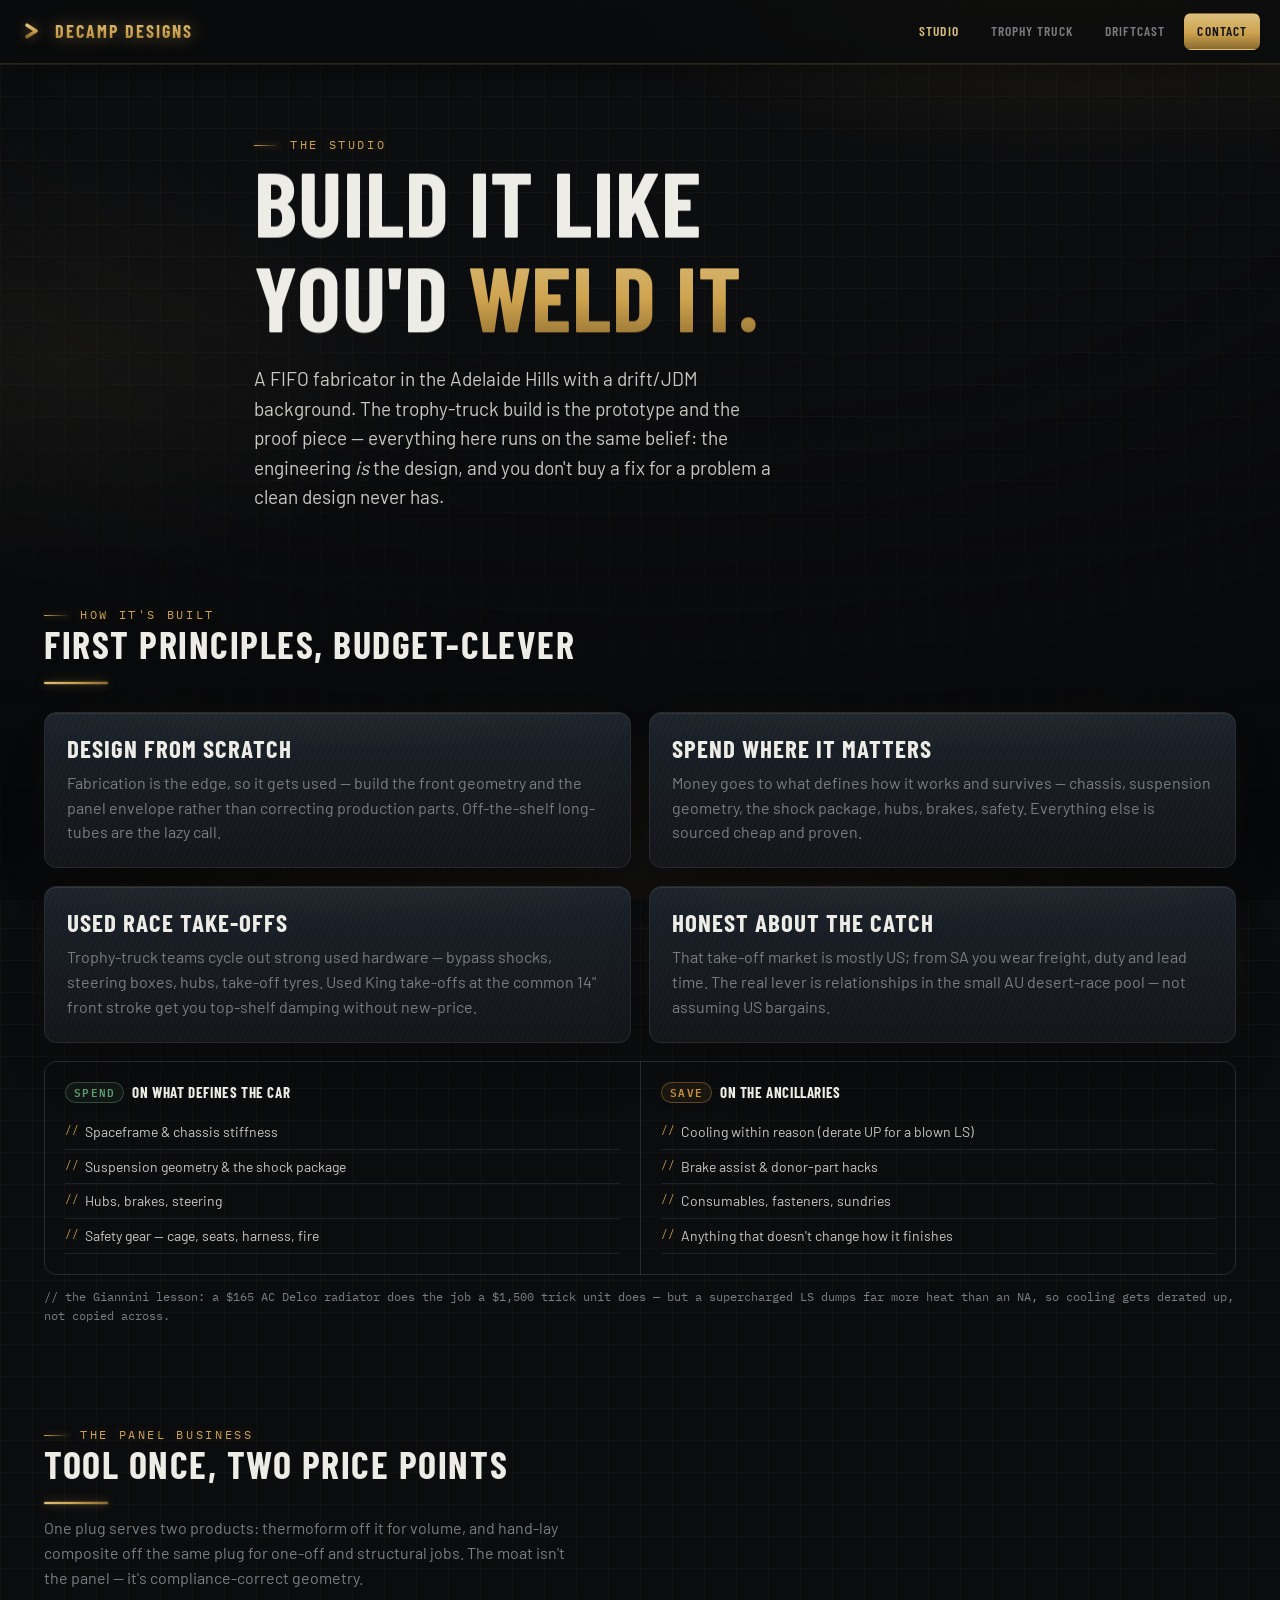
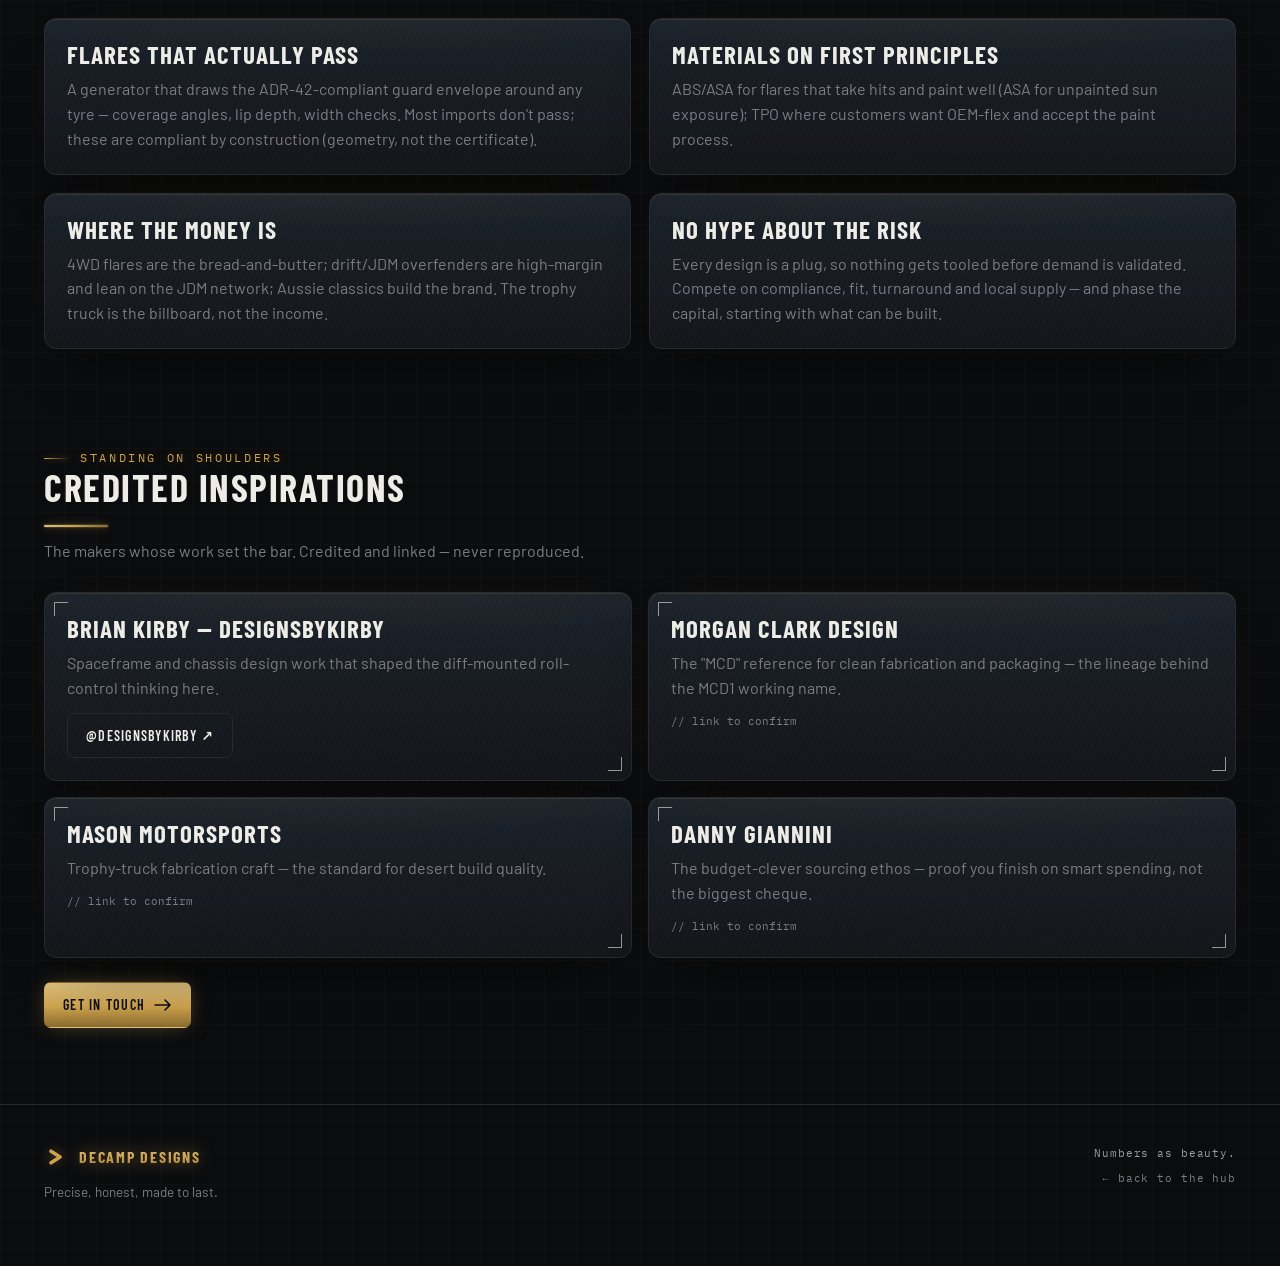
<file: studio.html>
<!DOCTYPE html>
<html lang="en-AU">
<head>
<meta charset="UTF-8">
<meta name="viewport" content="width=device-width, initial-scale=1.0">
<meta name="theme-color" content="#0f1012">
<title>The Studio — maker story | Decamp Designs</title>
<meta name="description" content="A FIFO fabricator in the Adelaide Hills with a drift/JDM background, building from first principles and sourcing budget-clever. Spend on what defines how it works; save on the rest.">
<meta name="robots" content="noindex,nofollow">
<meta property="og:type" content="website">
<meta property="og:title" content="The Studio — maker story">
<meta property="og:description" content="First principles, budget-clever, built to last. The maker behind the builds.">
<meta property="og:image" content="assets/icons/icon-512.png">
<link rel="icon" href="favicon.svg" type="image/svg+xml">
<link rel="apple-touch-icon" href="assets/icons/icon-180.png">
<link rel="manifest" href="manifest.json">
<link href="assets/fonts/fonts.css" rel="stylesheet">
<link href="assets/css/studio.css" rel="stylesheet">
<script>document.documentElement.classList.add('js');</script>
<style>
  .ethos{display:grid; grid-template-columns:repeat(2,1fr); gap:18px}
  .insp{display:grid; grid-template-columns:repeat(2,1fr); gap:16px}
  .spend{display:grid; grid-template-columns:1fr 1fr; gap:0; border:1px solid var(--line); border-radius:var(--r); overflow:hidden}
  .spend > div{padding:20px}
  .spend .save{border-left:1px solid var(--line)}
  .spend h4{font-size:15px; display:flex; align-items:center; gap:8px}
  .spend ul{margin:12px 0 0; padding-left:0; list-style:none}
  .spend li{position:relative; padding:6px 0 6px 20px; font-size:14px; color:var(--ink-2); border-bottom:1px solid var(--line-soft)}
  .spend li::before{content:"//"; position:absolute; left:0; font-family:var(--mono); font-size:11px; color:var(--gold)}
  @media(max-width:880px){ .ethos,.insp{grid-template-columns:1fr} .spend{grid-template-columns:1fr} .spend .save{border-left:0; border-top:1px solid var(--line)} }
</style>
</head>
<body>
<a class="skip" href="#main">Skip to content</a>

<header class="site">
  <div class="wrap bar">
    <a class="brand" href="index.html" aria-label="Decamp Designs home">
      <svg class="chev" viewBox="0 0 512 512" aria-hidden="true"><defs><linearGradient id="hc" x1="0" y1="0" x2="0" y2="1"><stop offset="0" stop-color="#dcc07e"/><stop offset=".5" stop-color="#cda24e"/><stop offset="1" stop-color="#8a6a2e"/></linearGradient></defs><path d="M150 132 L342 256 L150 380" fill="none" stroke="url(#hc)" stroke-width="74" stroke-linecap="round" stroke-linejoin="round"/></svg>
      <span class="word">Decamp Designs</span>
    </a>
    <nav class="site" aria-label="Primary">
      <a aria-current="page" href="studio.html">Studio</a>
      <a href="trophy-truck.html">Trophy Truck</a>
      <a href="driftcast/index.html">DriftCast</a>
      <a class="cta" href="contact.html">Contact</a>
    </nav>
  </div>
</header>

<main id="main">
  <section class="hero" data-ambience="dust">
    <div class="wrap" style="max-width:820px" data-reveal-children>
      <span class="eyebrow">The Studio</span>
      <h1 data-split>Build it like<br>you'd <span class="lit">weld it.</span></h1>
      <p class="lead">A FIFO fabricator in the Adelaide Hills with a drift/JDM background. The trophy-truck
        build is the prototype and the proof piece — everything here runs on the same belief: the engineering
        <em>is</em> the design, and you don't buy a fix for a problem a clean design never has.</p>
    </div>
  </section>

  <section aria-labelledby="how">
    <div class="wrap">
      <div class="sec-head" data-reveal>
        <span class="eyebrow">How it's built</span>
        <h2 id="how">First principles, budget-clever</h2>
        <div class="rule"></div>
      </div>
      <div class="ethos" data-reveal-children>
        <div class="card"><h3>Design from scratch</h3><p class="dim" style="margin-top:10px">Fabrication is the edge, so it gets used — build the front geometry and the panel envelope rather than correcting production parts. Off-the-shelf long-tubes are the lazy call.</p></div>
        <div class="card"><h3>Spend where it matters</h3><p class="dim" style="margin-top:10px">Money goes to what defines how it works and survives — chassis, suspension geometry, the shock package, hubs, brakes, safety. Everything else is sourced cheap and proven.</p></div>
        <div class="card"><h3>Used race take-offs</h3><p class="dim" style="margin-top:10px">Trophy-truck teams cycle out strong used hardware — bypass shocks, steering boxes, hubs, take-off tyres. Used King take-offs at the common 14" front stroke get you top-shelf damping without new-price.</p></div>
        <div class="card"><h3>Honest about the catch</h3><p class="dim" style="margin-top:10px">That take-off market is mostly US; from SA you wear freight, duty and lead time. The real lever is relationships in the small AU desert-race pool — not assuming US bargains.</p></div>
      </div>

      <div class="spend" data-reveal style="margin-top:18px">
        <div>
          <h4><span class="badge live">Spend</span> on what defines the car</h4>
          <ul>
            <li>Spaceframe &amp; chassis stiffness</li>
            <li>Suspension geometry &amp; the shock package</li>
            <li>Hubs, brakes, steering</li>
            <li>Safety gear — cage, seats, harness, fire</li>
          </ul>
        </div>
        <div class="save">
          <h4><span class="badge">Save</span> on the ancillaries</h4>
          <ul>
            <li>Cooling within reason (derate UP for a blown LS)</li>
            <li>Brake assist &amp; donor-part hacks</li>
            <li>Consumables, fasteners, sundries</li>
            <li>Anything that doesn't change how it finishes</li>
          </ul>
        </div>
      </div>
      <p class="mono dim" style="font-size:12px; margin-top:14px">// the Giannini lesson: a $165 AC Delco radiator does the job a $1,500 trick unit does — but a supercharged LS dumps far more heat than an NA, so cooling gets derated up, not copied across.</p>
    </div>
  </section>

  <section aria-labelledby="panels">
    <div class="wrap">
      <div class="sec-head" data-reveal>
        <span class="eyebrow">The panel business</span>
        <h2 id="panels">Tool once, two price points</h2>
        <div class="rule"></div>
        <p>One plug serves two products: thermoform off it for volume, and hand-lay composite off the same plug
          for one-off and structural jobs. The moat isn't the panel — it's compliance-correct geometry.</p>
      </div>
      <div class="ethos" data-reveal-children>
        <div class="card"><h3>Flares that actually pass</h3><p class="dim" style="margin-top:10px">A generator that draws the ADR-42-compliant guard envelope around any tyre — coverage angles, lip depth, width checks. Most imports don't pass; these are compliant by construction (geometry, not the certificate).</p></div>
        <div class="card"><h3>Materials on first principles</h3><p class="dim" style="margin-top:10px">ABS/ASA for flares that take hits and paint well (ASA for unpainted sun exposure); TPO where customers want OEM-flex and accept the paint process.</p></div>
        <div class="card"><h3>Where the money is</h3><p class="dim" style="margin-top:10px">4WD flares are the bread-and-butter; drift/JDM overfenders are high-margin and lean on the JDM network; Aussie classics build the brand. The trophy truck is the billboard, not the income.</p></div>
        <div class="card"><h3>No hype about the risk</h3><p class="dim" style="margin-top:10px">Every design is a plug, so nothing gets tooled before demand is validated. Compete on compliance, fit, turnaround and local supply — and phase the capital, starting with what can be built.</p></div>
      </div>
    </div>
  </section>

  <section aria-labelledby="insp">
    <div class="wrap">
      <div class="sec-head" data-reveal>
        <span class="eyebrow">Standing on shoulders</span>
        <h2 id="insp">Credited inspirations</h2>
        <div class="rule"></div>
        <p>The makers whose work set the bar. Credited and linked — never reproduced.</p>
      </div>
      <div class="insp" data-reveal-children>
        <article class="card ticks">
          <h3>Brian Kirby — designsbykirby</h3>
          <p class="dim" style="margin-top:10px">Spaceframe and chassis design work that shaped the diff-mounted roll-control thinking here.</p>
          <p style="margin-top:12px"><a class="btn btn-ghost" href="https://instagram.com/designsbykirby" target="_blank" rel="noopener nofollow">@designsbykirby ↗</a></p>
        </article>
        <article class="card ticks">
          <h3>Morgan Clark Design</h3>
          <p class="dim" style="margin-top:10px">The "MCD" reference for clean fabrication and packaging — the lineage behind the MCD1 working name.</p>
          <p class="mono dim" style="font-size:11px; margin-top:12px">// link to confirm</p>
        </article>
        <article class="card ticks">
          <h3>Mason Motorsports</h3>
          <p class="dim" style="margin-top:10px">Trophy-truck fabrication craft — the standard for desert build quality.</p>
          <p class="mono dim" style="font-size:11px; margin-top:12px">// link to confirm</p>
        </article>
        <article class="card ticks">
          <h3>Danny Giannini</h3>
          <p class="dim" style="margin-top:10px">The budget-clever sourcing ethos — proof you finish on smart spending, not the biggest cheque.</p>
          <p class="mono dim" style="font-size:11px; margin-top:12px">// link to confirm</p>
        </article>
      </div>
      <p style="margin-top:24px"><a class="btn btn-primary" href="contact.html">Get in touch
        <svg width="18" height="12" viewBox="0 0 18 12" fill="none" aria-hidden="true"><path d="M1 6h15M11 1l5 5-5 5" stroke="currentColor" stroke-width="1.6" stroke-linecap="round" stroke-linejoin="round"/></svg></a></p>
    </div>
  </section>
</main>

<footer class="site">
  <div class="wrap foot">
    <div><span class="brand" style="font-size:16px"><svg class="chev" width="22" height="22" viewBox="0 0 512 512" aria-hidden="true"><path d="M150 132 L342 256 L150 380" fill="none" stroke="#cda24e" stroke-width="74" stroke-linecap="round" stroke-linejoin="round"/></svg><span class="word">Decamp Designs</span></span>
      <p>Precise, honest, made to last.</p></div>
    <div class="meta"><div class="tagline">Numbers as beauty.</div><div style="margin-top:8px"><a href="index.html">← back to the hub</a></div></div>
  </div>
</footer>

<script src="assets/lib/gsap.min.js"></script>
<script src="assets/lib/ScrollTrigger.min.js"></script>
<script src="assets/lib/lenis.min.js"></script>
<script type="module" src="assets/motion/studio.js"></script>
</body>
</html>
</file>
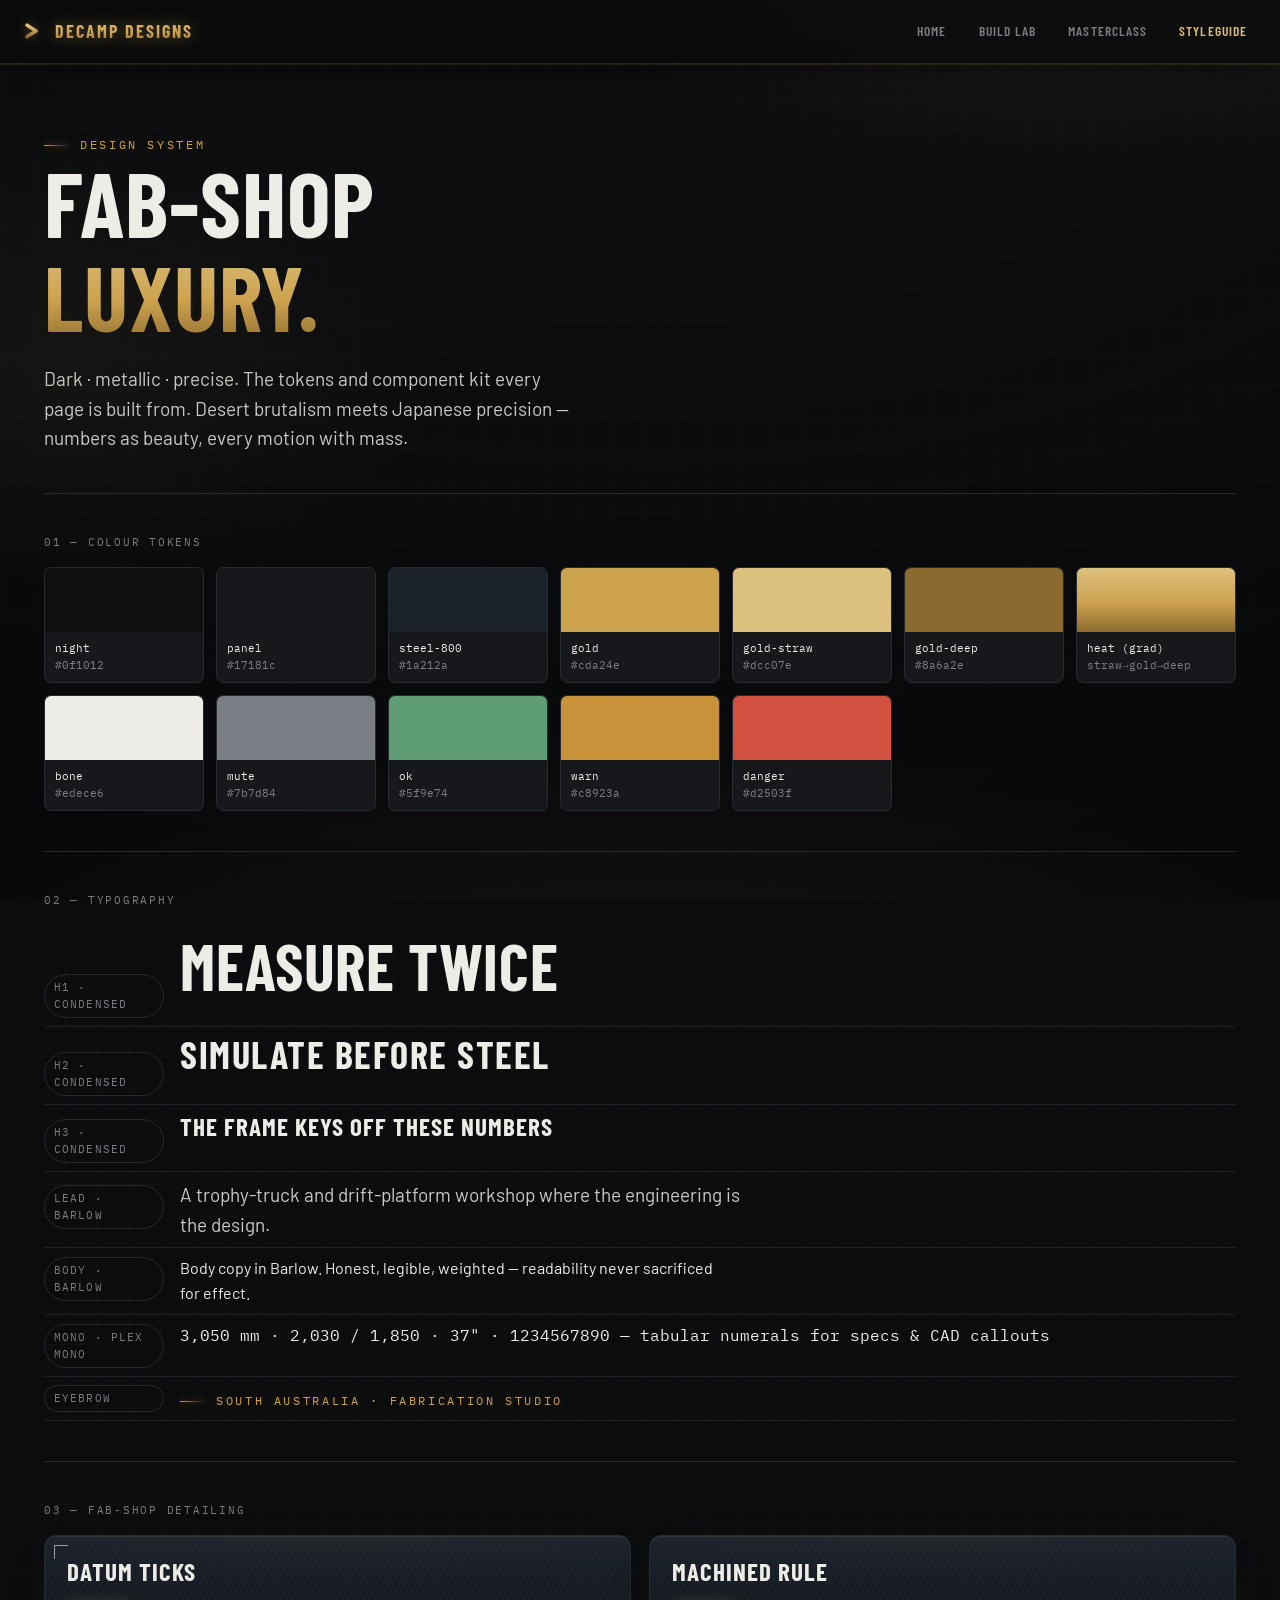
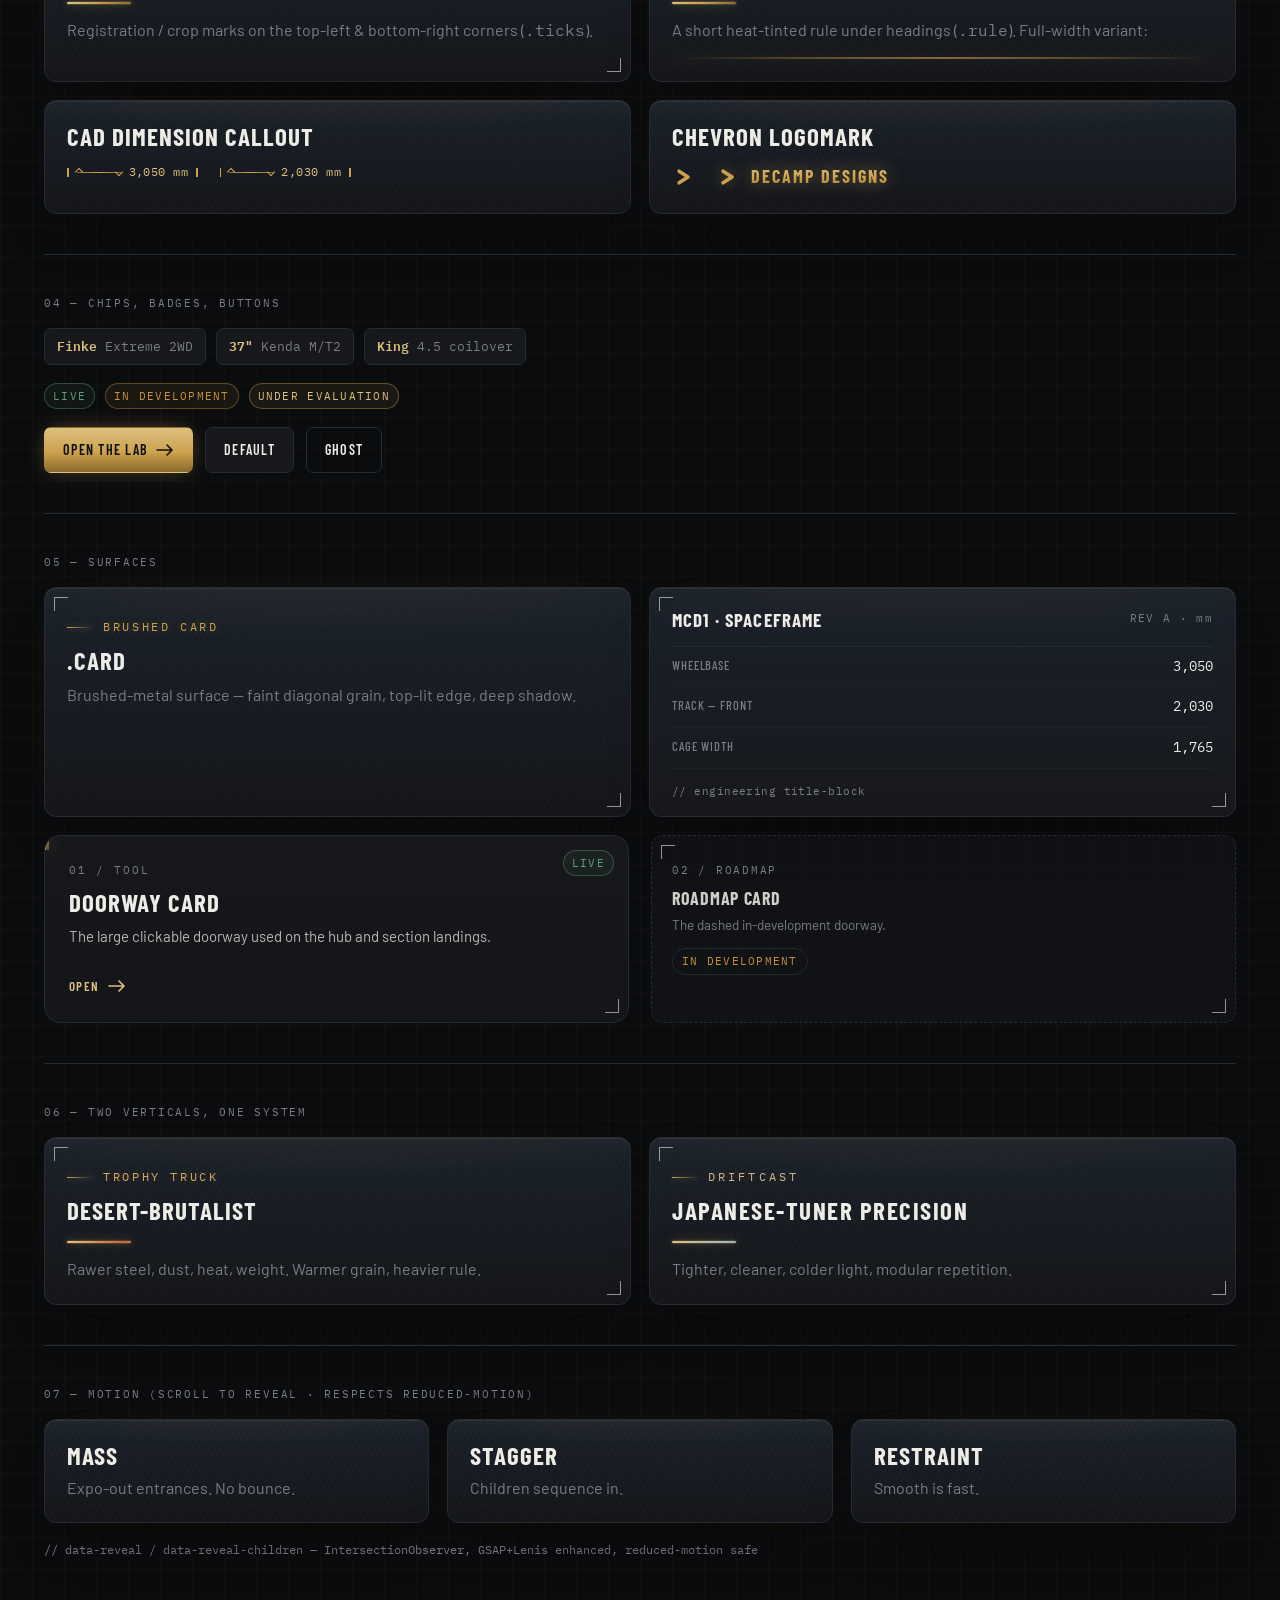
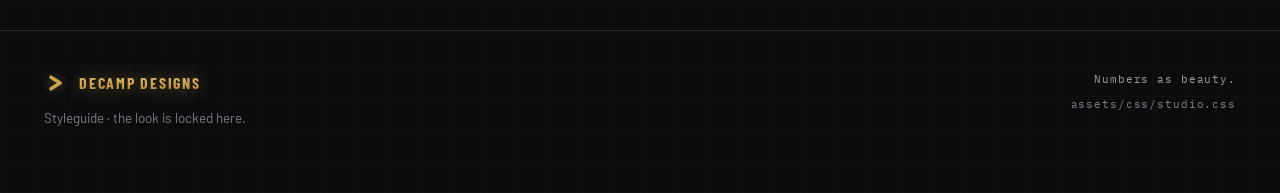
<file: styleguide.html>
<!DOCTYPE html>
<html lang="en-AU">
<head>
<meta charset="UTF-8">
<meta name="viewport" content="width=device-width, initial-scale=1.0">
<meta name="theme-color" content="#0f1012">
<title>Decamp Designs — Styleguide</title>
<meta name="description" content="The fab-shop luxury design system: tokens, type, and the component kit.">
<meta name="robots" content="noindex,nofollow">
<link rel="icon" href="favicon.svg" type="image/svg+xml">
<link href="assets/fonts/fonts.css" rel="stylesheet">
<link href="assets/css/studio.css" rel="stylesheet">
<script>document.documentElement.classList.add('js');</script>
<style>
  /* styleguide-only scaffolding */
  .sg-section{border-top:1px solid var(--line); padding:40px 0}
  .sg-label{font-family:var(--mono); font-size:11px; letter-spacing:.16em; text-transform:uppercase; color:var(--mute); margin:0 0 16px}
  .swatches{display:grid; grid-template-columns:repeat(auto-fill,minmax(150px,1fr)); gap:12px}
  .sw{border:1px solid var(--line); border-radius:var(--r-sm); overflow:hidden; background:var(--panel)}
  .sw .chipcol{height:64px}
  .sw .meta{padding:8px 10px; font-family:var(--mono); font-size:11px}
  .sw .meta .nm{color:var(--bone)}
  .sw .meta .hx{color:var(--mute)}
  .type-row{display:flex; align-items:baseline; gap:16px; padding:8px 0; border-bottom:1px solid var(--line-soft); flex-wrap:wrap}
  .type-row .tag{font-family:var(--mono); font-size:11px; color:var(--mute); width:120px; flex:0 0 auto}
  .demo-grid{display:grid; gap:18px}
  .swatches.cols, .demo-2{grid-template-columns:repeat(2,1fr)}
  .demo-2{display:grid; gap:18px}
  @media(max-width:880px){ .demo-2{grid-template-columns:1fr} }
</style>
</head>
<body>
<a class="skip" href="#main">Skip to content</a>

<header class="site">
  <div class="wrap bar">
    <a class="brand" href="index.html" aria-label="Decamp Designs home">
      <svg class="chev" viewBox="0 0 512 512" aria-hidden="true">
        <defs><linearGradient id="hc" x1="0" y1="0" x2="0" y2="1">
          <stop offset="0" stop-color="#dcc07e"/><stop offset=".5" stop-color="#cda24e"/><stop offset="1" stop-color="#8a6a2e"/>
        </linearGradient></defs>
        <path d="M150 132 L342 256 L150 380" fill="none" stroke="url(#hc)" stroke-width="74" stroke-linecap="round" stroke-linejoin="round"/>
      </svg>
      <span class="word">Decamp Designs</span>
    </a>
    <nav class="site" aria-label="Primary">
      <a href="index.html">Home</a>
      <a href="build-lab.html">Build Lab</a>
      <a href="masterclass.html">Masterclass</a>
      <a aria-current="page" href="styleguide.html">Styleguide</a>
    </nav>
  </div>
</header>

<main id="main" class="wrap">

  <section class="hero">
    <span class="eyebrow">Design system</span>
    <h1 data-split>Fab-shop<br><span class="lit">luxury.</span></h1>
    <p class="lead">Dark · metallic · precise. The tokens and component kit every page is built from.
      Desert brutalism meets Japanese precision — numbers as beauty, every motion with mass.</p>
  </section>

  <!-- COLOUR -->
  <section class="sg-section">
    <p class="sg-label">01 — Colour tokens</p>
    <div class="swatches">
      <div class="sw"><div class="chipcol" style="background:var(--night)"></div><div class="meta"><div class="nm">night</div><div class="hx">#0f1012</div></div></div>
      <div class="sw"><div class="chipcol" style="background:var(--panel)"></div><div class="meta"><div class="nm">panel</div><div class="hx">#17181c</div></div></div>
      <div class="sw"><div class="chipcol" style="background:var(--steel-800)"></div><div class="meta"><div class="nm">steel-800</div><div class="hx">#1a212a</div></div></div>
      <div class="sw"><div class="chipcol" style="background:var(--gold)"></div><div class="meta"><div class="nm">gold</div><div class="hx">#cda24e</div></div></div>
      <div class="sw"><div class="chipcol" style="background:var(--gold-straw)"></div><div class="meta"><div class="nm">gold-straw</div><div class="hx">#dcc07e</div></div></div>
      <div class="sw"><div class="chipcol" style="background:var(--gold-deep)"></div><div class="meta"><div class="nm">gold-deep</div><div class="hx">#8a6a2e</div></div></div>
      <div class="sw"><div class="chipcol" style="background:var(--heat)"></div><div class="meta"><div class="nm">heat (grad)</div><div class="hx">straw→gold→deep</div></div></div>
      <div class="sw"><div class="chipcol" style="background:var(--bone)"></div><div class="meta"><div class="nm">bone</div><div class="hx">#edece6</div></div></div>
      <div class="sw"><div class="chipcol" style="background:var(--mute)"></div><div class="meta"><div class="nm">mute</div><div class="hx">#7b7d84</div></div></div>
      <div class="sw"><div class="chipcol" style="background:var(--ok)"></div><div class="meta"><div class="nm">ok</div><div class="hx">#5f9e74</div></div></div>
      <div class="sw"><div class="chipcol" style="background:var(--warn)"></div><div class="meta"><div class="nm">warn</div><div class="hx">#c8923a</div></div></div>
      <div class="sw"><div class="chipcol" style="background:var(--danger)"></div><div class="meta"><div class="nm">danger</div><div class="hx">#d2503f</div></div></div>
    </div>
  </section>

  <!-- TYPE -->
  <section class="sg-section">
    <p class="sg-label">02 — Typography</p>
    <div class="type-row"><span class="tag">H1 · Condensed</span><p style="font-family:var(--head);text-transform:uppercase;font-weight:700;line-height:1.02;letter-spacing:.01em;margin:0;font-size:clamp(36px,6vw,64px)">Measure twice</p></div>
    <div class="type-row"><span class="tag">H2 · Condensed</span><h2>Simulate before steel</h2></div>
    <div class="type-row"><span class="tag">H3 · Condensed</span><h3>The frame keys off these numbers</h3></div>
    <div class="type-row"><span class="tag">Lead · Barlow</span><p class="lead" style="margin:0">A trophy-truck and drift-platform workshop where the engineering is the design.</p></div>
    <div class="type-row"><span class="tag">Body · Barlow</span><p style="margin:0; max-width:60ch">Body copy in Barlow. Honest, legible, weighted — readability never sacrificed for effect.</p></div>
    <div class="type-row"><span class="tag">Mono · Plex Mono</span><p class="mono" style="margin:0">3,050 mm · 2,030 / 1,850 · 37" · 1234567890 — tabular numerals for specs &amp; CAD callouts</p></div>
    <div class="type-row"><span class="tag">Eyebrow</span><span class="eyebrow">South Australia · Fabrication Studio</span></div>
  </section>

  <!-- MARKS & DETAILING -->
  <section class="sg-section">
    <p class="sg-label">03 — Fab-shop detailing</p>
    <div class="demo-2">
      <div class="card ticks">
        <h3 style="margin-bottom:6px">Datum ticks</h3>
        <div class="rule"></div>
        <p class="dim" style="margin-top:14px">Registration / crop marks on the top-left &amp; bottom-right corners (<code class="mono">.ticks</code>).</p>
      </div>
      <div class="card">
        <h3 style="margin-bottom:6px">Machined rule</h3>
        <div class="rule"></div>
        <p class="dim" style="margin-top:14px">A short heat-tinted rule under headings (<code class="mono">.rule</code>). Full-width variant:</p>
        <div class="rule full" style="margin-top:14px"></div>
      </div>
      <div class="card">
        <h3 style="margin-bottom:14px">CAD dimension callout</h3>
        <div style="display:flex; gap:22px; flex-wrap:wrap; align-items:center">
          <span class="callout"><span class="line"></span>3,050 mm</span>
          <span class="callout"><span class="line"></span>2,030 mm</span>
        </div>
      </div>
      <div class="card">
        <h3 style="margin-bottom:14px">Chevron logomark</h3>
        <div style="display:flex; gap:20px; align-items:center">
          <svg class="chev" width="48" height="48" viewBox="0 0 512 512" aria-hidden="true"><path d="M150 132 L342 256 L150 380" fill="none" stroke="#cda24e" stroke-width="74" stroke-linecap="round" stroke-linejoin="round"/></svg>
          <span class="brand"><svg class="chev" viewBox="0 0 512 512" aria-hidden="true"><path d="M150 132 L342 256 L150 380" fill="none" stroke="#cda24e" stroke-width="74" stroke-linecap="round" stroke-linejoin="round"/></svg><span class="word">Decamp Designs</span></span>
        </div>
      </div>
    </div>
  </section>

  <!-- CHIPS / BADGES / BUTTONS -->
  <section class="sg-section">
    <p class="sg-label">04 — Chips, badges, buttons</p>
    <div style="display:flex; gap:10px; flex-wrap:wrap; margin-bottom:18px">
      <span class="chip"><b>Finke</b><span class="u">Extreme 2WD</span></span>
      <span class="chip mono"><b>37"</b><span class="u">Kenda M/T2</span></span>
      <span class="chip"><b>King</b><span class="u">4.5 coilover</span></span>
    </div>
    <div style="display:flex; gap:10px; flex-wrap:wrap; margin-bottom:18px">
      <span class="badge live">Live</span>
      <span class="badge">In development</span>
      <span class="badge info">Under evaluation</span>
    </div>
    <div style="display:flex; gap:12px; flex-wrap:wrap; align-items:center">
      <button class="btn btn-primary">Open the lab
        <svg width="18" height="12" viewBox="0 0 18 12" fill="none" aria-hidden="true"><path d="M1 6h15M11 1l5 5-5 5" stroke="currentColor" stroke-width="1.6" stroke-linecap="round" stroke-linejoin="round"/></svg>
      </button>
      <button class="btn">Default</button>
      <button class="btn btn-ghost">Ghost</button>
    </div>
  </section>

  <!-- CARDS -->
  <section class="sg-section">
    <p class="sg-label">05 — Surfaces</p>
    <div class="demo-2">
      <div class="card ticks">
        <span class="eyebrow">Brushed card</span>
        <h3 style="margin-top:10px">.card</h3>
        <p class="dim" style="margin-top:10px">Brushed-metal surface — faint diagonal grain, top-lit edge, deep shadow.</p>
      </div>
      <aside class="titleblock ticks" aria-label="Example title block">
        <div class="tbhead"><h3>MCD1 · Spaceframe</h3><span class="id">REV A · mm</span></div>
        <div class="tbrows">
          <div class="tbrow"><span class="k">Wheelbase</span><span class="v">3,050</span></div>
          <div class="tbrow"><span class="k">Track — front</span><span class="v">2,030</span></div>
          <div class="tbrow"><span class="k">Cage width</span><span class="v">1,765</span></div>
        </div>
        <p class="tbnote">// engineering title-block</p>
      </aside>
    </div>

    <div class="doorways" style="margin-top:18px">
      <a class="door live ticks" href="#0">
        <span class="badge live">Live</span>
        <span class="num">01 / TOOL</span>
        <h3>Doorway card</h3>
        <p>The large clickable doorway used on the hub and section landings.</p>
        <span class="go">Open <svg width="18" height="12" viewBox="0 0 18 12" fill="none" aria-hidden="true"><path d="M1 6h15M11 1l5 5-5 5" stroke="currentColor" stroke-width="1.6" stroke-linecap="round" stroke-linejoin="round"/></svg></span>
      </a>
      <article class="rm ticks">
        <span class="num">02 / ROADMAP</span>
        <h3>Roadmap card</h3>
        <p>The dashed in-development doorway.</p>
        <span class="tag">In development</span>
      </article>
    </div>
  </section>

  <!-- VERTICAL THEMES -->
  <section class="sg-section">
    <p class="sg-label">06 — Two verticals, one system</p>
    <div class="demo-2">
      <div class="v-desert card ticks">
        <span class="eyebrow">Trophy Truck</span>
        <h3 style="margin-top:10px">Desert-brutalist</h3>
        <div class="rule"></div>
        <p class="dim" style="margin-top:14px">Rawer steel, dust, heat, weight. Warmer grain, heavier rule.</p>
      </div>
      <div class="v-tuner card ticks">
        <span class="eyebrow">DriftCast</span>
        <h3 style="margin-top:10px">Japanese-tuner precision</h3>
        <div class="rule"></div>
        <p class="dim" style="margin-top:14px">Tighter, cleaner, colder light, modular repetition.</p>
      </div>
    </div>
  </section>

  <!-- MOTION -->
  <section class="sg-section">
    <p class="sg-label">07 — Motion (scroll to reveal · respects reduced-motion)</p>
    <div class="roadmap" data-reveal-children>
      <div class="card"><h3>Mass</h3><p class="dim" style="margin-top:8px">Expo-out entrances. No bounce.</p></div>
      <div class="card"><h3>Stagger</h3><p class="dim" style="margin-top:8px">Children sequence in.</p></div>
      <div class="card"><h3>Restraint</h3><p class="dim" style="margin-top:8px">Smooth is fast.</p></div>
    </div>
    <p class="dim mono" style="margin-top:18px; font-size:12px">// data-reveal / data-reveal-children — IntersectionObserver, GSAP+Lenis enhanced, reduced-motion safe</p>
  </section>

</main>

<footer class="site">
  <div class="wrap foot">
    <div>
      <span class="brand" style="font-size:16px"><svg class="chev" width="22" height="22" viewBox="0 0 512 512" aria-hidden="true"><path d="M150 132 L342 256 L150 380" fill="none" stroke="#cda24e" stroke-width="74" stroke-linecap="round" stroke-linejoin="round"/></svg><span class="word">Decamp Designs</span></span>
      <p>Styleguide · the look is locked here.</p>
    </div>
    <div class="meta"><div class="tagline">Numbers as beauty.</div><div style="margin-top:8px">assets/css/studio.css</div></div>
  </div>
</footer>

<script src="assets/lib/gsap.min.js"></script>
<script src="assets/lib/ScrollTrigger.min.js"></script>
<script src="assets/lib/lenis.min.js"></script>
<script type="module" src="assets/motion/studio.js"></script>
</body>
</html>
</file>
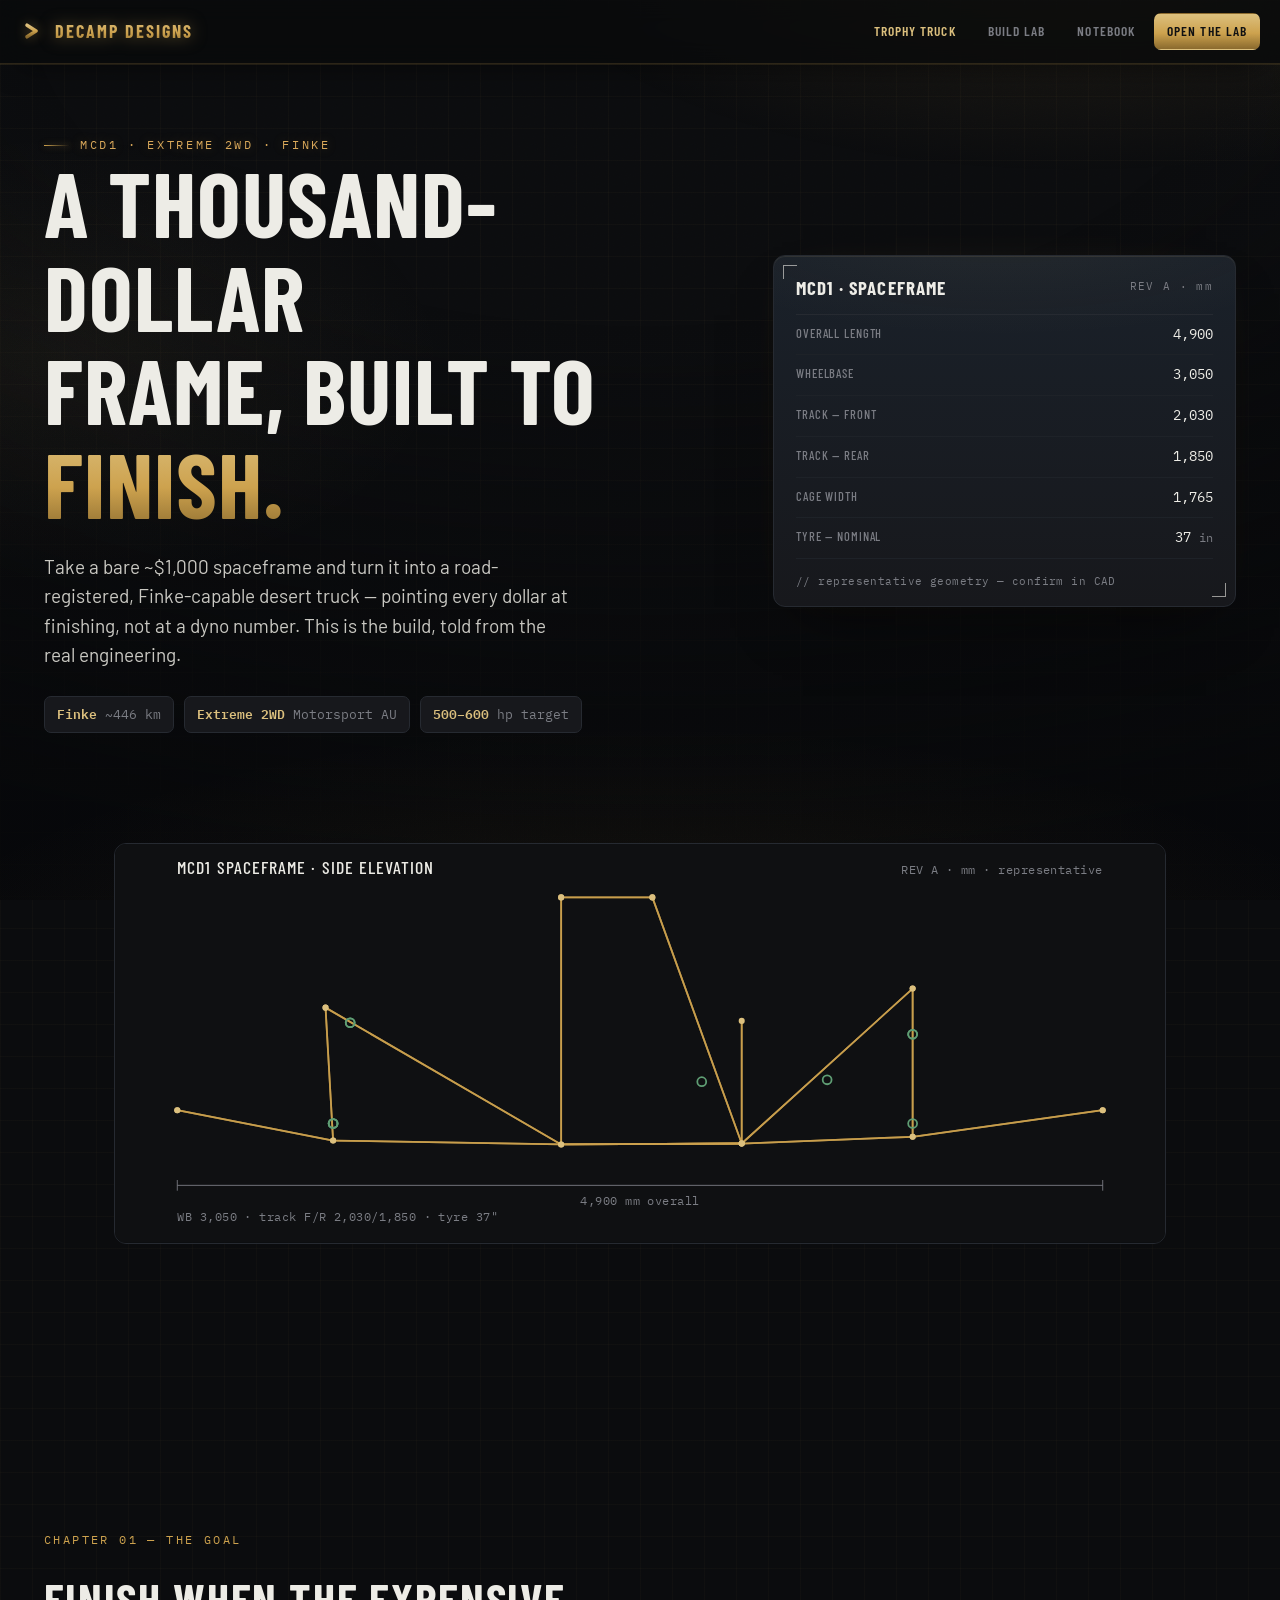
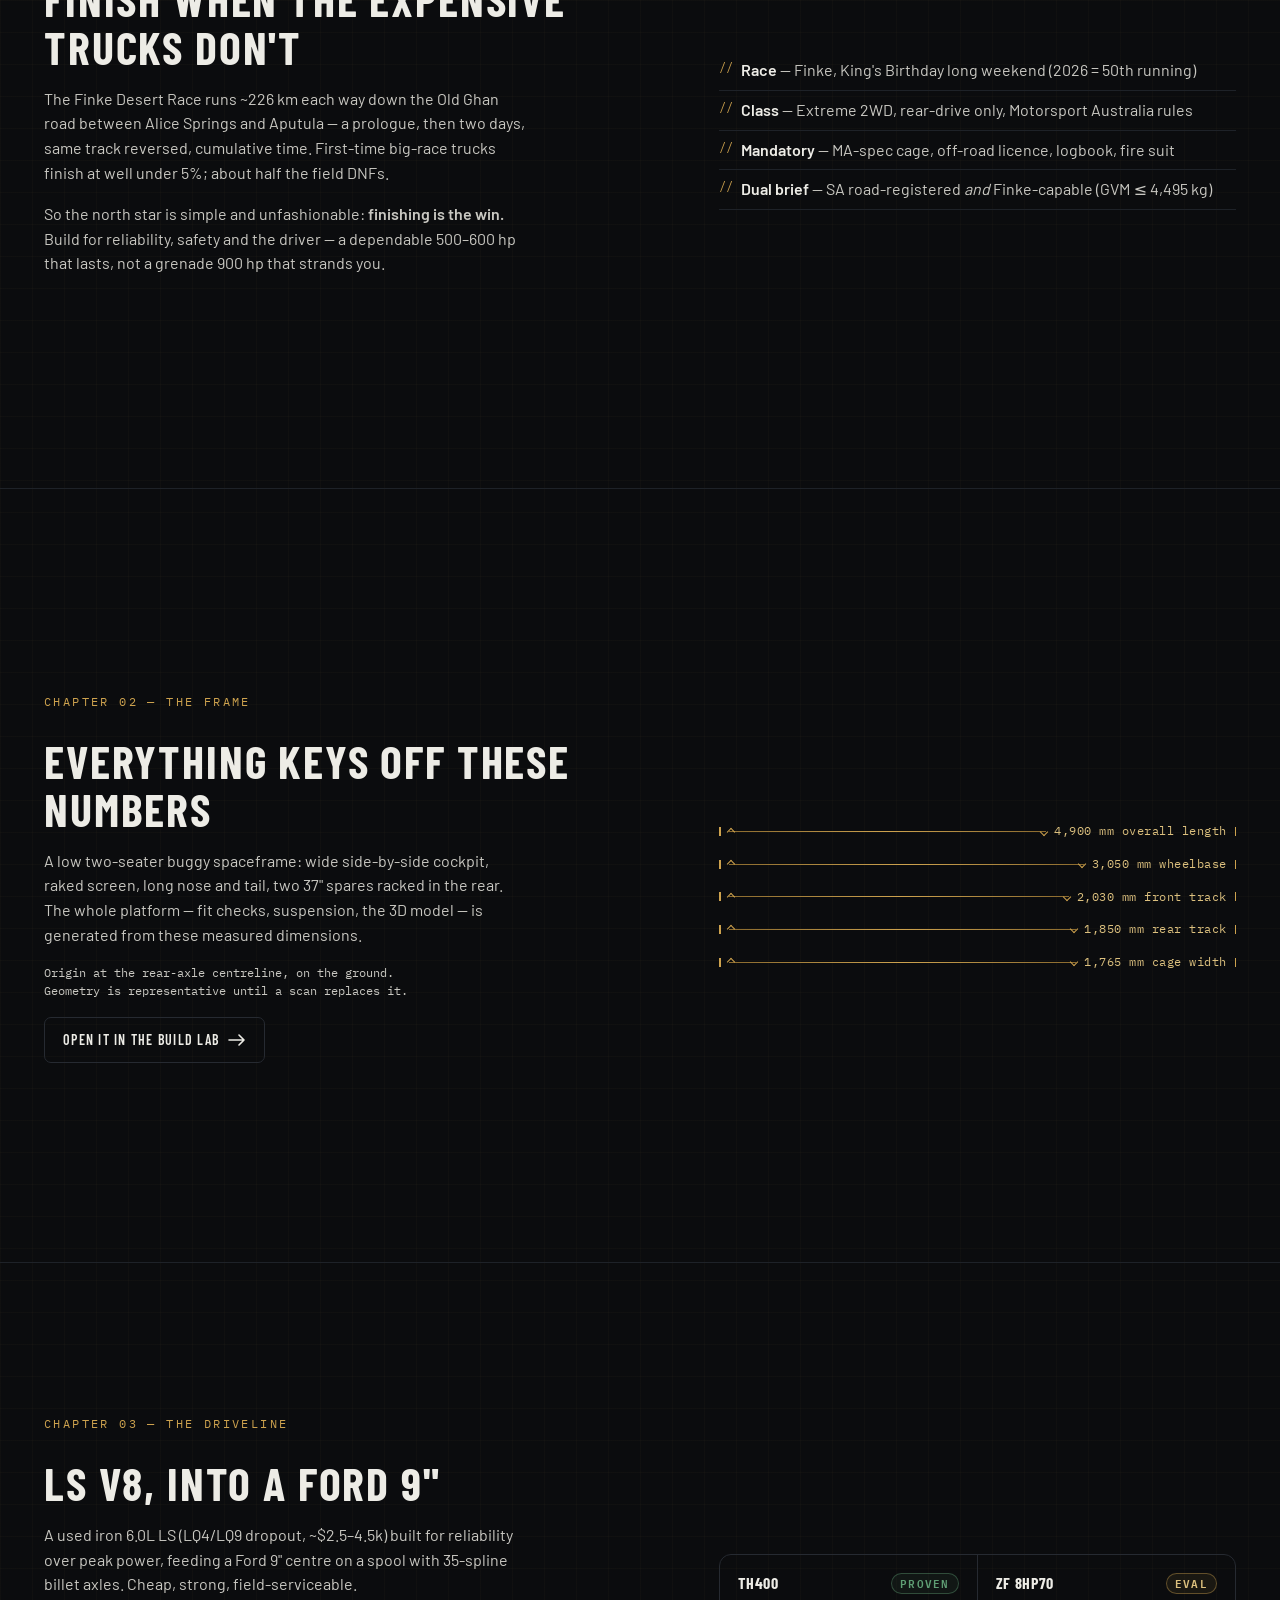
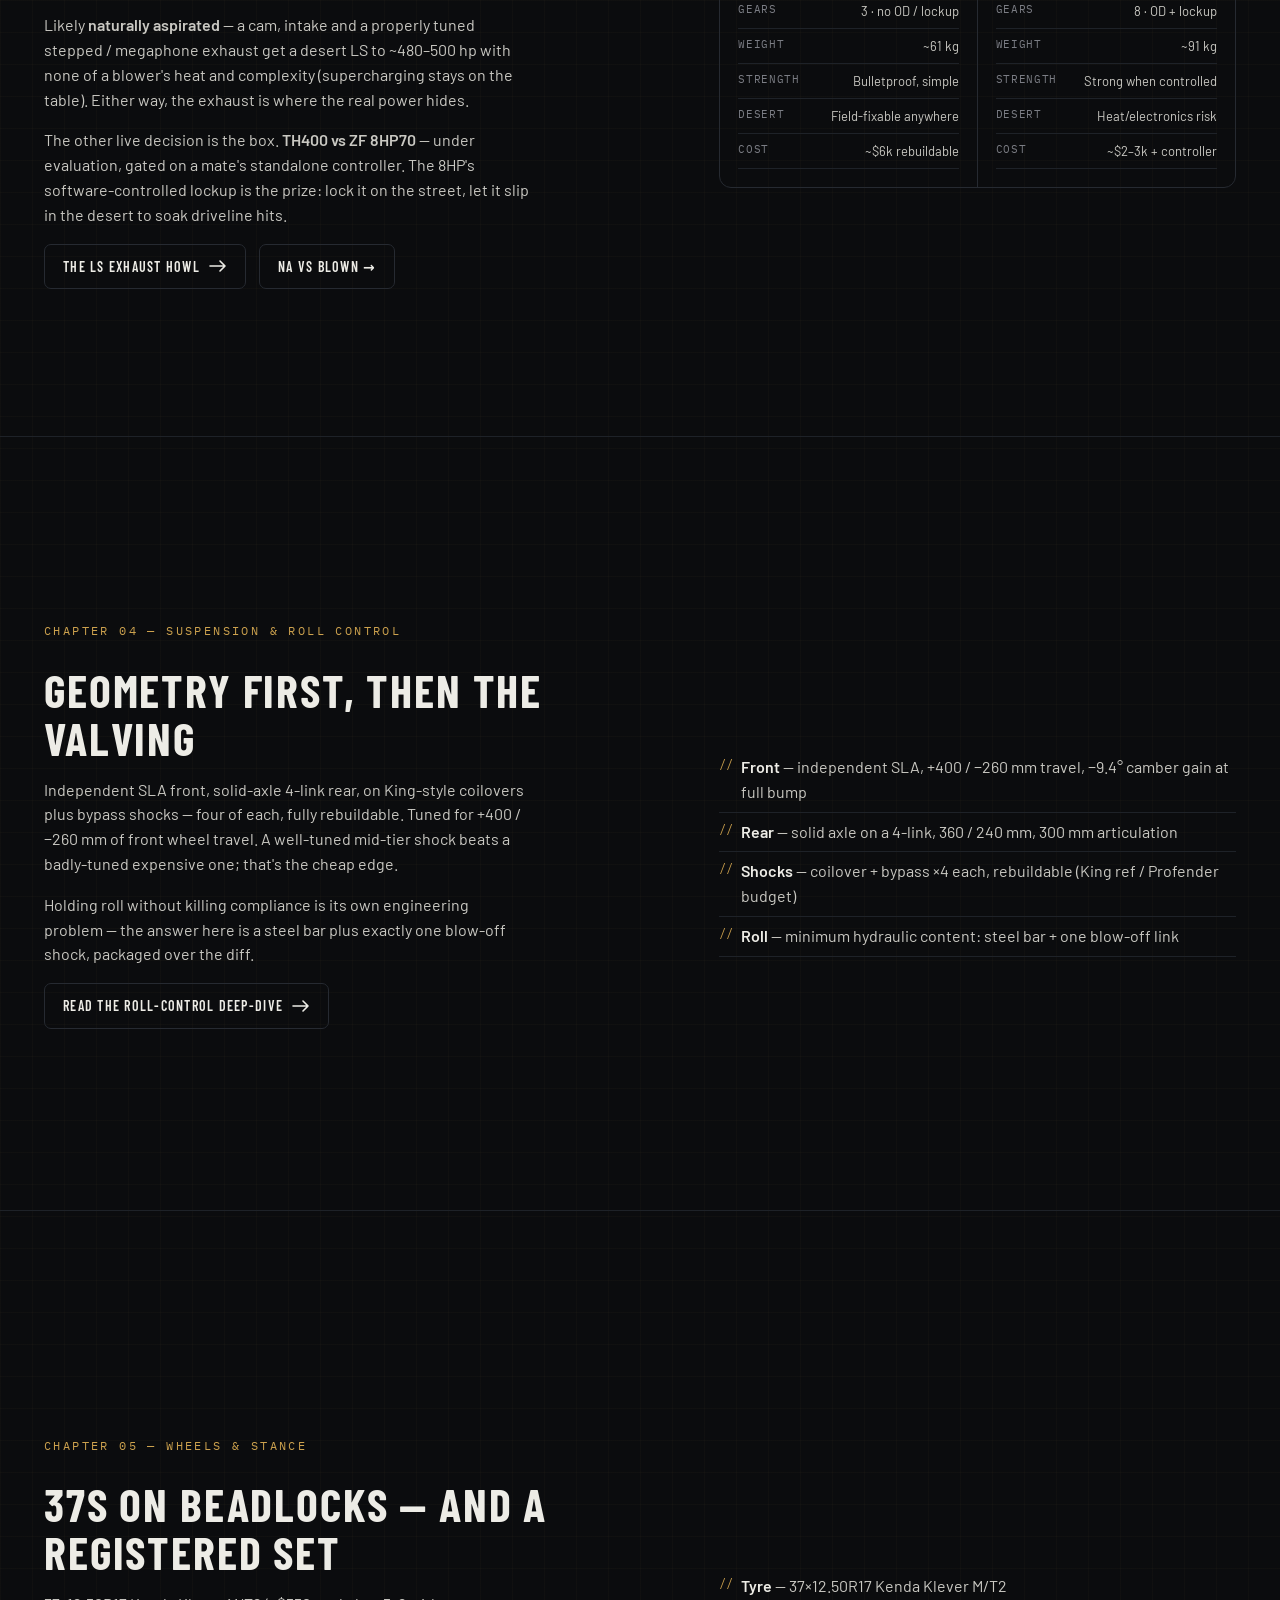
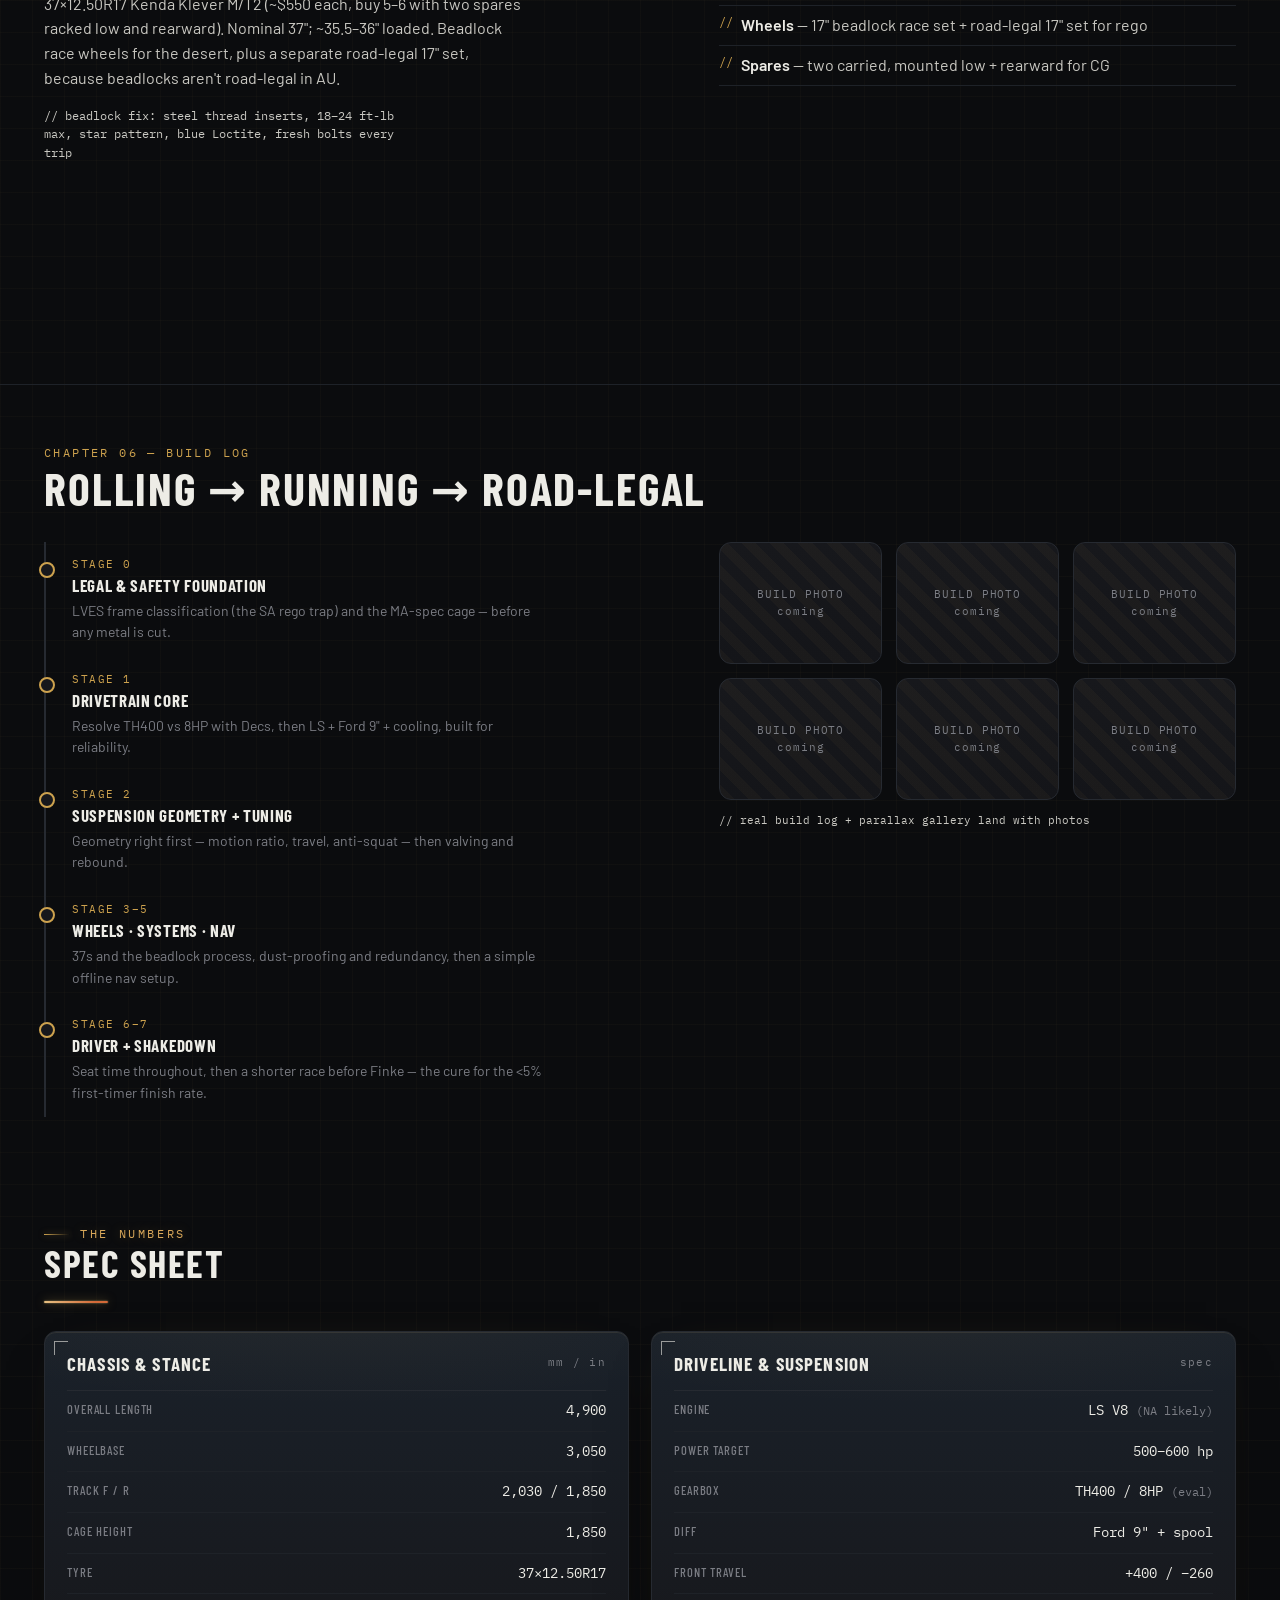
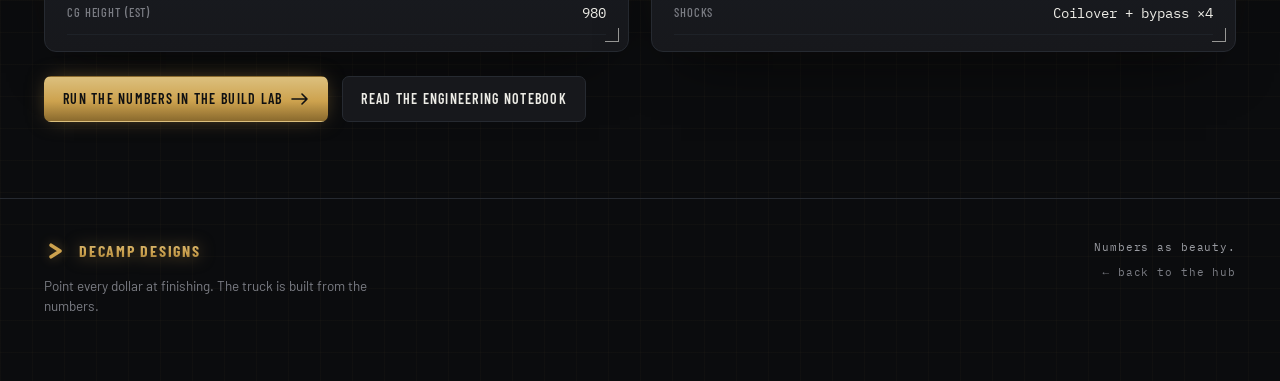
<file: trophy-truck.html>
<!DOCTYPE html>
<html lang="en-AU">
<head>
<meta charset="UTF-8">
<meta name="viewport" content="width=device-width, initial-scale=1.0">
<meta name="theme-color" content="#0f1012">
<title>Trophy Truck — MCD1 · Finke build | Decamp Designs</title>
<meta name="description" content="A bare ~$1,000 spaceframe to a road-registered, Finke-capable Extreme 2WD trophy truck — built from the real numbers. LS V8 (naturally aspirated likely), Ford 9, King shocks, 37-inch tyres.">
<meta name="robots" content="noindex,nofollow">
<meta property="og:type" content="website">
<meta property="og:title" content="Trophy Truck — MCD1 · Finke build">
<meta property="og:description" content="From a $1,000 spaceframe to a Finke finisher. Built from the numbers.">
<meta property="og:image" content="assets/icons/icon-512.png">
<link rel="icon" href="favicon.svg" type="image/svg+xml">
<link rel="apple-touch-icon" href="assets/icons/icon-180.png">
<link rel="manifest" href="manifest.json">
<link href="assets/fonts/fonts.css" rel="stylesheet">
<link href="assets/css/studio.css" rel="stylesheet">
<script>document.documentElement.classList.add('js');</script>
<style>
  /* trophy-truck page patterns */
  .chapters{scroll-snap-type:y proximity}
  .chapter{min-height:86vh; display:flex; align-items:center; padding:54px 0; scroll-snap-align:start;
    border-top:1px solid var(--line-soft)}
  .chapter:first-of-type{border-top:0}
  .chapter .wrap{width:100%}
  .ch-no{font-family:var(--mono); font-size:12px; letter-spacing:.2em; color:var(--gold); text-transform:uppercase}
  .ch-grid{display:grid; grid-template-columns:1.1fr .9fr; gap:44px; align-items:center; margin-top:18px}
  .ch-grid.solo{grid-template-columns:1fr; max-width:760px}
  .ch-grid h2{font-size:clamp(28px,5vw,46px); margin-top:6px}
  .ch-grid p{color:var(--ink-2); margin-top:16px; max-width:54ch}
  .ch-grid ul{margin:16px 0 0; padding-left:0; list-style:none}
  .ch-grid li{position:relative; padding:7px 0 7px 22px; color:var(--ink-2); border-bottom:1px solid var(--line-soft)}
  .ch-grid li::before{content:"//"; position:absolute; left:0; color:var(--gold); font-family:var(--mono); font-size:12px}
  .ch-grid li b{color:var(--bone)}
  .callouts{display:flex; flex-direction:column; gap:14px}
  .cmp{display:grid; grid-template-columns:1fr 1fr; gap:0; border:1px solid var(--line); border-radius:var(--r); overflow:hidden}
  .cmp > div{padding:18px}
  .cmp .col-a{border-right:1px solid var(--line)}
  .cmp h4{font-size:16px; color:var(--bone); display:flex; justify-content:space-between; align-items:center; gap:8px}
  .cmp .row{display:flex; justify-content:space-between; gap:10px; padding:7px 0; border-bottom:1px solid var(--line-soft); font-size:13px}
  .cmp .row span:first-child{color:var(--mute); font-family:var(--mono); font-size:11px; text-transform:uppercase; letter-spacing:.06em}
  .cmp .row span:last-child{color:var(--ink-2); text-align:right}
  .timeline{margin-top:8px; border-left:2px solid var(--line)}
  .tl{position:relative; padding:14px 0 14px 26px}
  .tl::before{content:""; position:absolute; left:-7px; top:20px; width:12px; height:12px; border-radius:50%;
    background:var(--panel); border:2px solid var(--gold)}
  .tl .s{font-family:var(--mono); font-size:11px; letter-spacing:.14em; text-transform:uppercase; color:var(--gold)}
  .tl h4{font-size:17px; margin-top:4px}
  .tl p{color:var(--mute); font-size:14px; margin-top:5px; max-width:60ch}
  .gallery{display:grid; grid-template-columns:repeat(3,1fr); gap:14px; margin-top:8px}
  .shot{aspect-ratio:4/3; border:1px solid var(--line); border-radius:var(--r); display:flex; align-items:center;
    justify-content:center; text-align:center; padding:14px;
    background:repeating-linear-gradient(45deg,rgba(205,162,78,.04) 0 10px,transparent 10px 20px),linear-gradient(180deg,var(--panel),var(--panel-2));
    color:var(--mute); font-family:var(--mono); font-size:11px; letter-spacing:.08em}
  .specsheet{display:grid; grid-template-columns:repeat(2,1fr); gap:22px}
  .ctaband{display:flex; flex-wrap:wrap; gap:14px; margin-top:24px}
  @media(max-width:880px){
    .ch-grid{grid-template-columns:1fr; gap:26px}
    .cmp{grid-template-columns:1fr} .cmp .col-a{border-right:0; border-bottom:1px solid var(--line)}
    .gallery{grid-template-columns:1fr 1fr} .specsheet{grid-template-columns:1fr}
  }
</style>
</head>
<body class="v-desert">
<div class="progress-bar" aria-hidden="true"></div>
<a class="skip" href="#main">Skip to content</a>

<header class="site">
  <div class="wrap bar">
    <a class="brand" href="index.html" aria-label="Decamp Designs home">
      <svg class="chev" viewBox="0 0 512 512" aria-hidden="true"><defs><linearGradient id="hc" x1="0" y1="0" x2="0" y2="1"><stop offset="0" stop-color="#dcc07e"/><stop offset=".5" stop-color="#cda24e"/><stop offset="1" stop-color="#8a6a2e"/></linearGradient></defs><path d="M150 132 L342 256 L150 380" fill="none" stroke="url(#hc)" stroke-width="74" stroke-linecap="round" stroke-linejoin="round"/></svg>
      <span class="word">Decamp Designs</span>
    </a>
    <nav class="site" aria-label="Primary">
      <a aria-current="page" href="trophy-truck.html">Trophy Truck</a>
      <a href="build-lab.html">Build Lab</a>
      <a href="notebook/index.html">Notebook</a>
      <a class="cta" href="build-lab.html">Open the lab</a>
    </nav>
  </div>
</header>

<main id="main">

  <!-- HERO -->
  <section class="hero" data-ambience="dust">
    <div class="wrap hero-grid">
      <div data-reveal-children>
        <span class="eyebrow">MCD1 · Extreme 2WD · Finke</span>
        <h1 data-split>A thousand-dollar<br>frame, built to<br><span class="lit">finish.</span></h1>
        <p class="lead">Take a bare ~$1,000 spaceframe and turn it into a road-registered, Finke-capable
          desert truck — pointing every dollar at finishing, not at a dyno number. This is the build, told
          from the real engineering.</p>
        <div class="hero-meta">
          <span class="chip"><b>Finke</b><span class="u">~446 km</span></span>
          <span class="chip"><b>Extreme 2WD</b><span class="u">Motorsport AU</span></span>
          <span class="chip mono"><b>500–600</b><span class="u">hp target</span></span>
        </div>
      </div>
      <aside class="titleblock ticks" data-reveal style="--i:2" aria-label="MCD1 spec at a glance">
        <div class="tbhead"><h3>MCD1 · Spaceframe</h3><span class="id">REV A · mm</span></div>
        <div class="tbrows">
          <div class="tbrow"><span class="k">Overall length</span><span class="v">4,900</span></div>
          <div class="tbrow"><span class="k">Wheelbase</span><span class="v">3,050</span></div>
          <div class="tbrow"><span class="k">Track — front</span><span class="v">2,030</span></div>
          <div class="tbrow"><span class="k">Track — rear</span><span class="v">1,850</span></div>
          <div class="tbrow"><span class="k">Cage width</span><span class="v">1,765</span></div>
          <div class="tbrow"><span class="k">Tyre — nominal</span><span class="v">37 <small>in</small></span></div>
        </div>
        <p class="tbnote">// representative geometry — confirm in CAD</p>
      </aside>
    </div>
  </section>

  <!-- 3D SPACEFRAME FLY-THROUGH — scroll to assemble the frame from its real coordinates.
       Degrades to a static SVG engineering still on no-WebGL / low-tier / reduced-motion. -->
  <section class="sf-section" data-hero data-chassis="truck"
    aria-label="Spaceframe assembly — scroll to build the chassis from its real coordinates">
    <div class="sf-stage" data-hero-stage>
      <div class="sf-canvas" data-hero-canvas></div>
      <div class="sf-fallback" data-hero-fallback hidden></div>
      <div class="sf-overlay">
        <div class="sf-eyebrow"><span class="eyebrow">The frame, drawn from its coordinates</span></div>
        <div class="sf-callouts">
          <span class="callout"><span class="line"></span>4,900 mm length</span>
          <span class="callout"><span class="line"></span>3,050 mm wheelbase</span>
          <span class="callout"><span class="line"></span>LS · Ford 9" · 37s seat in</span>
        </div>
        <div class="sf-hint">Scroll to assemble</div>
      </div>
    </div>
  </section>

  <div class="chapters">

    <!-- 1 · THE GOAL -->
    <section class="chapter">
      <div class="wrap">
        <span class="ch-no">Chapter 01 — The Goal</span>
        <div class="ch-grid" data-reveal>
          <div>
            <h2>Finish when the expensive trucks don't</h2>
            <p>The Finke Desert Race runs ~226 km each way down the Old Ghan road between Alice Springs and
              Aputula — a prologue, then two days, same track reversed, cumulative time. First-time big-race
              trucks finish at well under 5%; about half the field DNFs.</p>
            <p>So the north star is simple and unfashionable: <b>finishing is the win.</b> Build for reliability,
              safety and the driver — a dependable 500–600 hp that lasts, not a grenade 900 hp that strands you.</p>
          </div>
          <ul>
            <li><b>Race</b> — Finke, King's Birthday long weekend (2026 = 50th running)</li>
            <li><b>Class</b> — Extreme 2WD, rear-drive only, Motorsport Australia rules</li>
            <li><b>Mandatory</b> — MA-spec cage, off-road licence, logbook, fire suit</li>
            <li><b>Dual brief</b> — SA road-registered <em>and</em> Finke-capable (GVM ≤ 4,495 kg)</li>
          </ul>
        </div>
      </div>
    </section>

    <!-- 2 · THE FRAME -->
    <section class="chapter">
      <div class="wrap">
        <span class="ch-no">Chapter 02 — The Frame</span>
        <div class="ch-grid" data-reveal>
          <div>
            <h2>Everything keys off these numbers</h2>
            <p>A low two-seater buggy spaceframe: wide side-by-side cockpit, raked screen, long nose and tail,
              two 37" spares racked in the rear. The whole platform — fit checks, suspension, the 3D model —
              is generated from these measured dimensions.</p>
            <p class="mono dim" style="font-size:12px">Origin at the rear-axle centreline, on the ground.
              Geometry is representative until a scan replaces it.</p>
            <p style="margin-top:16px"><a class="btn btn-ghost" href="build-lab.html">Open it in the Build Lab
              <svg width="18" height="12" viewBox="0 0 18 12" fill="none" aria-hidden="true"><path d="M1 6h15M11 1l5 5-5 5" stroke="currentColor" stroke-width="1.6" stroke-linecap="round" stroke-linejoin="round"/></svg></a></p>
          </div>
          <div class="callouts">
            <span class="callout"><span class="line"></span>4,900 mm overall length</span>
            <span class="callout"><span class="line"></span>3,050 mm wheelbase</span>
            <span class="callout"><span class="line"></span>2,030 mm front track</span>
            <span class="callout"><span class="line"></span>1,850 mm rear track</span>
            <span class="callout"><span class="line"></span>1,765 mm cage width</span>
          </div>
        </div>
      </div>
    </section>

    <!-- 3 · THE DRIVELINE -->
    <section class="chapter">
      <div class="wrap">
        <span class="ch-no">Chapter 03 — The Driveline</span>
        <div class="ch-grid" data-reveal>
          <div>
            <h2>LS V8, into a Ford 9"</h2>
            <p>A used iron 6.0L LS (LQ4/LQ9 dropout, ~$2.5–4.5k) built for reliability over peak power, feeding
              a Ford 9" centre on a spool with 35-spline billet axles. Cheap, strong, field-serviceable.</p>
            <p>Likely <b>naturally aspirated</b> — a cam, intake and a properly tuned stepped / megaphone exhaust
              get a desert LS to ~480–500 hp with none of a blower's heat and complexity (supercharging stays on
              the table). Either way, the exhaust is where the real power hides.</p>
            <p>The other live decision is the box. <b>TH400 vs ZF 8HP70</b> — under evaluation, gated on a mate's
              standalone controller. The 8HP's software-controlled lockup is the prize: lock it on the street,
              let it slip in the desert to soak driveline hits.</p>
            <p style="margin-top:16px">
              <a class="btn btn-ghost" href="notebook/ls-exhaust.html">The LS exhaust howl
                <svg width="18" height="12" viewBox="0 0 18 12" fill="none" aria-hidden="true"><path d="M1 6h15M11 1l5 5-5 5" stroke="currentColor" stroke-width="1.6" stroke-linecap="round" stroke-linejoin="round"/></svg></a>
              <a class="btn btn-ghost" href="notebook/forced-induction-ls.html" style="margin-left:10px">NA vs blown →</a>
            </p>
          </div>
          <div class="cmp">
            <div class="col-a">
              <h4>TH400 <span class="badge live">proven</span></h4>
              <div class="row"><span>Gears</span><span>3 · no OD / lockup</span></div>
              <div class="row"><span>Weight</span><span>~61 kg</span></div>
              <div class="row"><span>Strength</span><span>Bulletproof, simple</span></div>
              <div class="row"><span>Desert</span><span>Field-fixable anywhere</span></div>
              <div class="row"><span>Cost</span><span>~$6k rebuildable</span></div>
            </div>
            <div>
              <h4>ZF 8HP70 <span class="badge info">eval</span></h4>
              <div class="row"><span>Gears</span><span>8 · OD + lockup</span></div>
              <div class="row"><span>Weight</span><span>~91 kg</span></div>
              <div class="row"><span>Strength</span><span>Strong when controlled</span></div>
              <div class="row"><span>Desert</span><span>Heat/electronics risk</span></div>
              <div class="row"><span>Cost</span><span>~$2–3k + controller</span></div>
            </div>
          </div>
        </div>
      </div>
    </section>

    <!-- 4 · SUSPENSION & ROLL CONTROL -->
    <section class="chapter">
      <div class="wrap">
        <span class="ch-no">Chapter 04 — Suspension &amp; Roll Control</span>
        <div class="ch-grid" data-reveal>
          <div>
            <h2>Geometry first, then the valving</h2>
            <p>Independent SLA front, solid-axle 4-link rear, on King-style coilovers plus bypass shocks — four
              of each, fully rebuildable. Tuned for +400 / −260 mm of front wheel travel. A well-tuned mid-tier
              shock beats a badly-tuned expensive one; that's the cheap edge.</p>
            <p>Holding roll without killing compliance is its own engineering problem — the answer here is a
              steel bar plus exactly one blow-off shock, packaged over the diff.</p>
            <p style="margin-top:16px"><a class="btn btn-ghost" href="notebook/roll-control.html">Read the roll-control deep-dive
              <svg width="18" height="12" viewBox="0 0 18 12" fill="none" aria-hidden="true"><path d="M1 6h15M11 1l5 5-5 5" stroke="currentColor" stroke-width="1.6" stroke-linecap="round" stroke-linejoin="round"/></svg></a></p>
          </div>
          <ul>
            <li><b>Front</b> — independent SLA, +400 / −260 mm travel, −9.4° camber gain at full bump</li>
            <li><b>Rear</b> — solid axle on a 4-link, 360 / 240 mm, 300 mm articulation</li>
            <li><b>Shocks</b> — coilover + bypass ×4 each, rebuildable (King ref / Profender budget)</li>
            <li><b>Roll</b> — minimum hydraulic content: steel bar + one blow-off link</li>
          </ul>
        </div>
      </div>
    </section>

    <!-- 5 · WHEELS & STANCE -->
    <section class="chapter">
      <div class="wrap">
        <span class="ch-no">Chapter 05 — Wheels &amp; Stance</span>
        <div class="ch-grid" data-reveal>
          <div>
            <h2>37s on beadlocks — and a registered set</h2>
            <p>37×12.50R17 Kenda Klever M/T2 (~$550 each, buy 5–6 with two spares racked low and rearward).
              Nominal 37"; ~35.5–36" loaded. Beadlock race wheels for the desert, plus a separate road-legal
              17" set, because beadlocks aren't road-legal in AU.</p>
            <p class="mono dim" style="font-size:12px">// beadlock fix: steel thread inserts, 18–24 ft-lb max,
              star pattern, blue Loctite, fresh bolts every trip</p>
          </div>
          <ul>
            <li><b>Tyre</b> — 37×12.50R17 Kenda Klever M/T2</li>
            <li><b>Wheels</b> — 17" beadlock race set + road-legal 17" set for rego</li>
            <li><b>Spares</b> — two carried, mounted low + rearward for CG</li>
          </ul>
        </div>
      </div>
    </section>

    <!-- 6 · BUILD LOG -->
    <section class="chapter">
      <div class="wrap">
        <span class="ch-no">Chapter 06 — Build Log</span>
        <div data-reveal>
          <h2 style="font-size:clamp(28px,5vw,46px)">Rolling → Running → Road-legal</h2>
          <div class="ch-grid" style="margin-top:22px; align-items:start">
            <div class="timeline">
              <div class="tl"><div class="s">Stage 0</div><h4>Legal &amp; safety foundation</h4><p>LVES frame classification (the SA rego trap) and the MA-spec cage — before any metal is cut.</p></div>
              <div class="tl"><div class="s">Stage 1</div><h4>Drivetrain core</h4><p>Resolve TH400 vs 8HP with Decs, then LS + Ford 9" + cooling, built for reliability.</p></div>
              <div class="tl"><div class="s">Stage 2</div><h4>Suspension geometry + tuning</h4><p>Geometry right first — motion ratio, travel, anti-squat — then valving and rebound.</p></div>
              <div class="tl"><div class="s">Stage 3–5</div><h4>Wheels · systems · nav</h4><p>37s and the beadlock process, dust-proofing and redundancy, then a simple offline nav setup.</p></div>
              <div class="tl"><div class="s">Stage 6–7</div><h4>Driver + shakedown</h4><p>Seat time throughout, then a shorter race before Finke — the cure for the &lt;5% first-timer finish rate.</p></div>
            </div>
            <div>
              <div class="gallery">
                <div class="shot">BUILD PHOTO<br>coming</div>
                <div class="shot">BUILD PHOTO<br>coming</div>
                <div class="shot">BUILD PHOTO<br>coming</div>
                <div class="shot">BUILD PHOTO<br>coming</div>
                <div class="shot">BUILD PHOTO<br>coming</div>
                <div class="shot">BUILD PHOTO<br>coming</div>
              </div>
              <p class="mono dim" style="font-size:11px; margin-top:12px">// real build log + parallax gallery land with photos</p>
            </div>
          </div>
        </div>
      </div>
    </section>
  </div>

  <!-- SPEC SHEET -->
  <section aria-labelledby="spec">
    <div class="wrap">
      <div class="sec-head" data-reveal>
        <span class="eyebrow">The numbers</span>
        <h2 id="spec">Spec sheet</h2>
        <div class="rule"></div>
      </div>
      <div class="specsheet" data-reveal-children>
        <aside class="titleblock ticks">
          <div class="tbhead"><h3>Chassis &amp; stance</h3><span class="id">mm / in</span></div>
          <div class="tbrows">
            <div class="tbrow"><span class="k">Overall length</span><span class="v">4,900</span></div>
            <div class="tbrow"><span class="k">Wheelbase</span><span class="v">3,050</span></div>
            <div class="tbrow"><span class="k">Track F / R</span><span class="v">2,030 / 1,850</span></div>
            <div class="tbrow"><span class="k">Cage height</span><span class="v">1,850</span></div>
            <div class="tbrow"><span class="k">Tyre</span><span class="v">37×12.50R17</span></div>
            <div class="tbrow"><span class="k">CG height (est)</span><span class="v">980</span></div>
          </div>
        </aside>
        <aside class="titleblock ticks">
          <div class="tbhead"><h3>Driveline &amp; suspension</h3><span class="id">spec</span></div>
          <div class="tbrows">
            <div class="tbrow"><span class="k">Engine</span><span class="v">LS V8 <small>(NA likely)</small></span></div>
            <div class="tbrow"><span class="k">Power target</span><span class="v">500–600 hp</span></div>
            <div class="tbrow"><span class="k">Gearbox</span><span class="v">TH400 / 8HP <small>(eval)</small></span></div>
            <div class="tbrow"><span class="k">Diff</span><span class="v">Ford 9" + spool</span></div>
            <div class="tbrow"><span class="k">Front travel</span><span class="v">+400 / −260</span></div>
            <div class="tbrow"><span class="k">Shocks</span><span class="v">Coilover + bypass ×4</span></div>
          </div>
        </aside>
      </div>

      <div class="ctaband" data-reveal>
        <a class="btn btn-primary" href="build-lab.html">Run the numbers in the Build Lab
          <svg width="18" height="12" viewBox="0 0 18 12" fill="none" aria-hidden="true"><path d="M1 6h15M11 1l5 5-5 5" stroke="currentColor" stroke-width="1.6" stroke-linecap="round" stroke-linejoin="round"/></svg></a>
        <a class="btn" href="notebook/index.html">Read the Engineering Notebook</a>
      </div>
    </div>
  </section>

</main>

<footer class="site">
  <div class="wrap foot">
    <div>
      <span class="brand" style="font-size:16px"><svg class="chev" width="22" height="22" viewBox="0 0 512 512" aria-hidden="true"><path d="M150 132 L342 256 L150 380" fill="none" stroke="#cda24e" stroke-width="74" stroke-linecap="round" stroke-linejoin="round"/></svg><span class="word">Decamp Designs</span></span>
      <p>Point every dollar at finishing. The truck is built from the numbers.</p>
    </div>
    <div class="meta"><div class="tagline">Numbers as beauty.</div><div style="margin-top:8px"><a href="index.html">← back to the hub</a></div></div>
  </div>
</footer>

<script src="assets/lib/three.r128.min.js"></script>
<script src="assets/lib/gsap.min.js"></script>
<script src="assets/lib/ScrollTrigger.min.js"></script>
<script src="assets/lib/lenis.min.js"></script>
<script type="module" src="assets/motion/studio.js"></script>
<script type="module" src="assets/three/hero.js"></script>
</body>
</html>
</file>
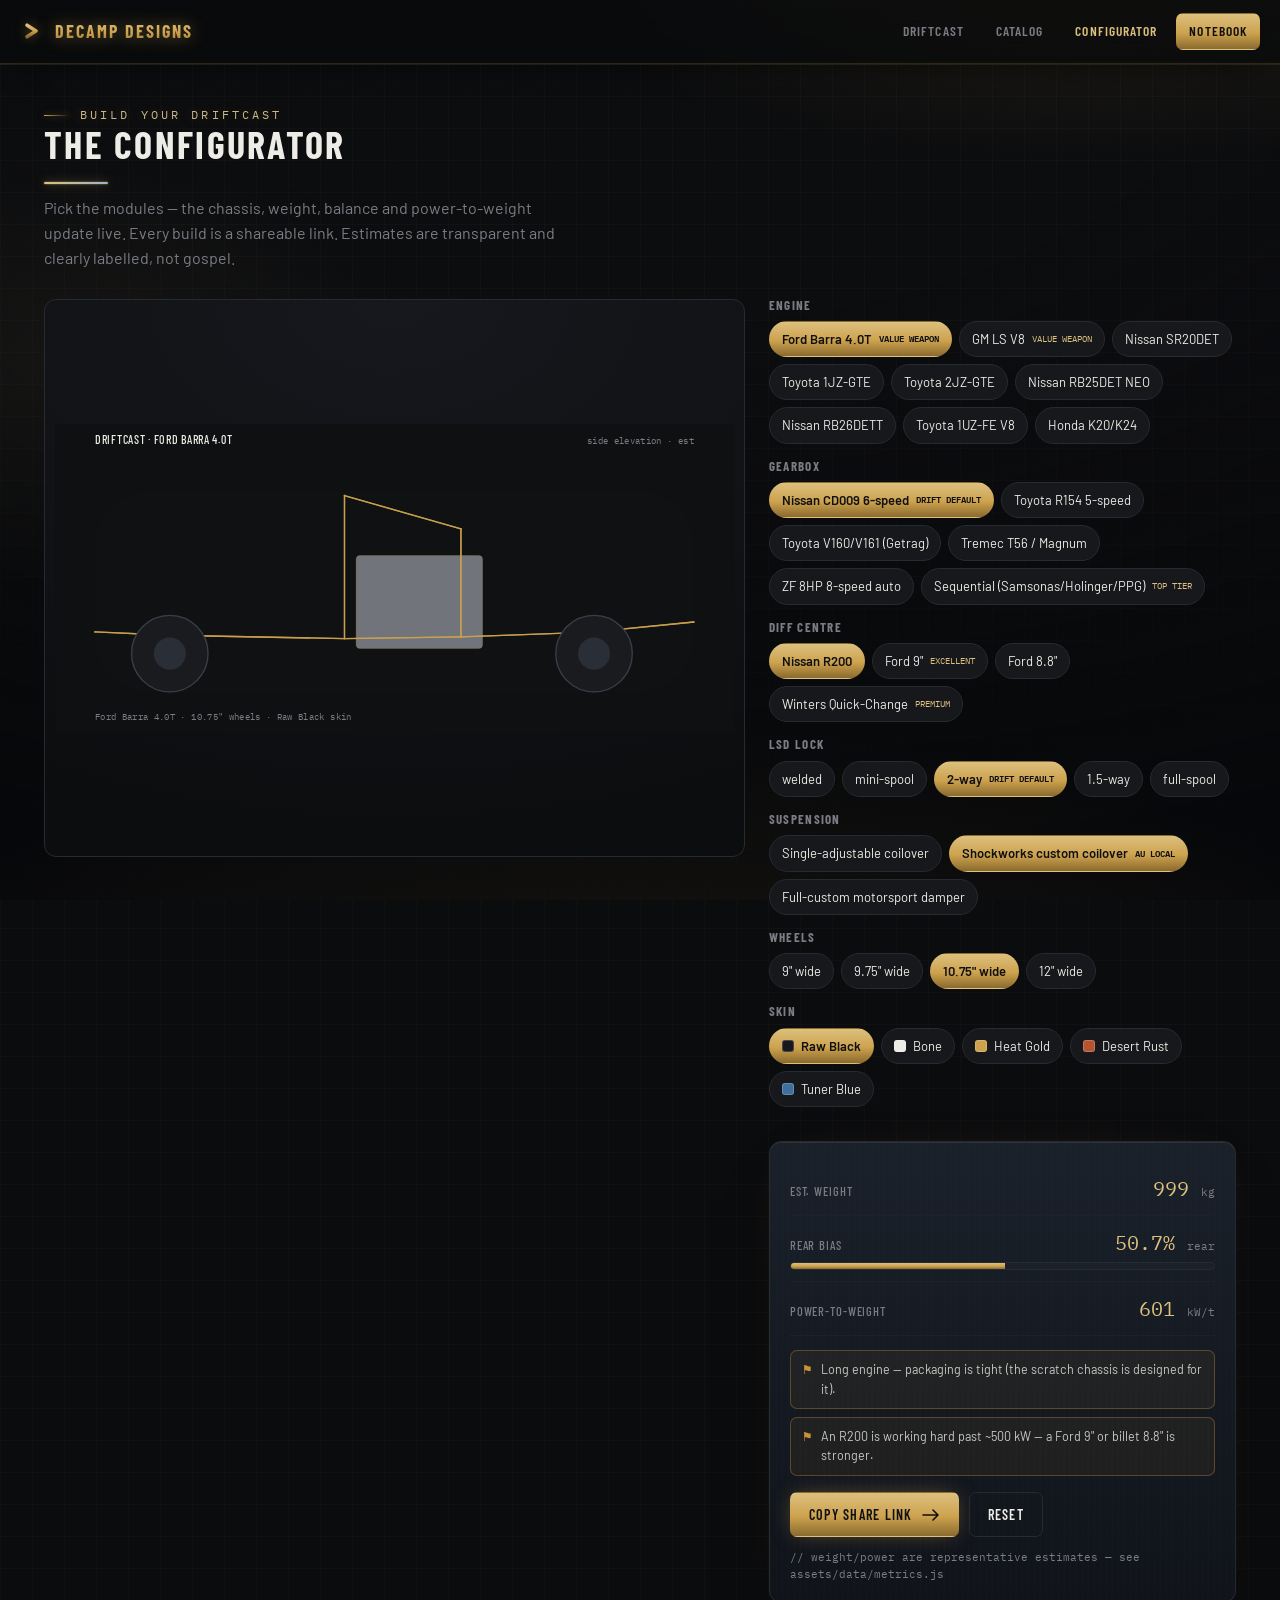
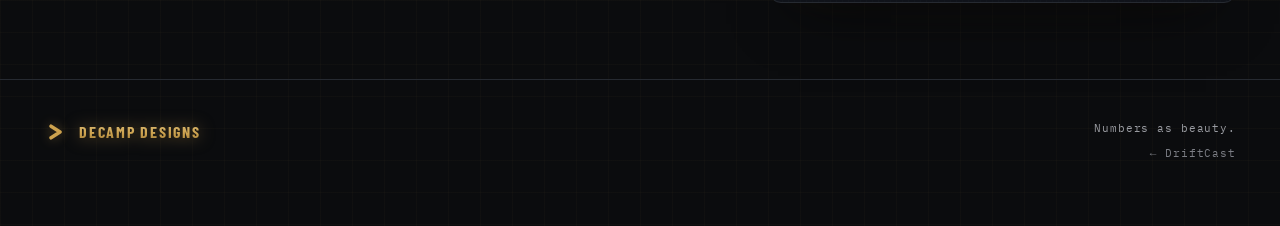
<file: driftcast/configurator.html>
<!DOCTYPE html>
<html lang="en-AU">
<head>
<meta charset="UTF-8">
<meta name="viewport" content="width=device-width, initial-scale=1.0">
<meta name="theme-color" content="#0f1012">
<title>DriftCast Configurator | Decamp Designs</title>
<meta name="description" content="Build a DriftCast live: pick engine, gearbox, diff, suspension, wheels and skin, watch the tube chassis update, see weight / balance / power-to-weight recompute, and share the build by URL.">
<meta name="robots" content="noindex,nofollow">
<link rel="icon" href="../favicon.svg" type="image/svg+xml">
<link rel="apple-touch-icon" href="../assets/icons/icon-180.png">
<link rel="manifest" href="../manifest.json">
<link href="../assets/fonts/fonts.css" rel="stylesheet">
<link href="../assets/css/studio.css" rel="stylesheet">
<script>document.documentElement.classList.add('js');</script>
<style>
  .cfg{display:grid; grid-template-columns:1.35fr .9fr; gap:24px; align-items:start}
  .cfg-viewport{position:relative; height:62vh; min-height:420px; border:1px solid var(--line); border-radius:var(--r);
    overflow:hidden; background:radial-gradient(120% 100% at 50% 0,#16181d,#0c0d0f)}
  .cfg-viewport canvas{display:block}
  .cfg-svg{width:100%; height:100%; display:flex; align-items:center; justify-content:center; padding:10px}
  .cfg-svg svg{width:100%; height:auto; max-height:100%}
  .vp-hint{position:absolute; bottom:10px; left:12px; font-family:var(--mono); font-size:10.5px;
    letter-spacing:.12em; text-transform:uppercase; color:var(--mute); pointer-events:none}
  .panel{display:flex; flex-direction:column; gap:18px}
  .grp h3{font-size:13px; font-family:var(--head); text-transform:uppercase; letter-spacing:.1em; color:var(--mute); margin:0 0 9px}
  .opts{display:flex; flex-wrap:wrap; gap:7px}
  .opt{font-family:var(--body); font-size:13px; color:var(--bone); background:var(--panel); border:1px solid var(--line);
    border-radius:999px; padding:7px 12px; cursor:pointer; transition:all var(--t-fast) var(--ease); display:inline-flex; align-items:center; gap:7px}
  .opt:hover{border-color:rgba(205,162,78,.5)}
  .opt[aria-pressed="true"]{color:var(--night); background:var(--heat); border-color:transparent; font-weight:600}
  .opt .sw{width:12px; height:12px; border-radius:3px; border:1px solid rgba(255,255,255,.2)}
  .opt .fl{font-family:var(--mono); font-size:9px; color:var(--gold-straw)}
  .opt[aria-pressed="true"] .fl{color:var(--night)}
  .readout{position:sticky; top:78px}
  .metric{display:flex; justify-content:space-between; align-items:baseline; gap:12px; padding:11px 0; border-bottom:1px solid var(--line-soft)}
  .metric .k{font-family:var(--head); text-transform:uppercase; letter-spacing:.07em; font-size:12.5px; color:var(--mute)}
  .metric .v{font-family:var(--mono); font-size:20px; color:var(--gold-straw); font-variant-numeric:tabular-nums}
  .metric .v small{font-size:11px; color:var(--mute)}
  .bias{height:8px; border-radius:5px; background:var(--steel-800); overflow:hidden; margin-top:4px; border:1px solid var(--line)}
  .bias > i{display:block; height:100%; background:var(--heat)}
  .warns{margin-top:14px; display:flex; flex-direction:column; gap:8px}
  .warn-item{font-size:12.5px; color:var(--ink-2); padding:9px 11px; border:1px solid rgba(200,146,58,.35);
    background:rgba(200,146,58,.07); border-radius:var(--r-sm); display:flex; gap:8px}
  .warn-item::before{content:"⚑"; color:var(--warn)}
  .ok-item{font-size:12.5px; color:var(--ok); padding:9px 11px; border:1px solid rgba(95,158,116,.35);
    background:rgba(95,158,116,.07); border-radius:var(--r-sm)}
  .cfg-actions{display:flex; gap:10px; margin-top:16px; flex-wrap:wrap}
  @media(max-width:980px){ .cfg{grid-template-columns:1fr} .readout{position:static} .cfg-viewport{height:48vh} }
</style>
</head>
<body class="v-tuner">
<a class="skip" href="#main">Skip to content</a>

<header class="site">
  <div class="wrap bar">
    <a class="brand" href="../index.html" aria-label="Decamp Designs home">
      <svg class="chev" viewBox="0 0 512 512" aria-hidden="true"><defs><linearGradient id="hc" x1="0" y1="0" x2="0" y2="1"><stop offset="0" stop-color="#dcc07e"/><stop offset=".5" stop-color="#cda24e"/><stop offset="1" stop-color="#8a6a2e"/></linearGradient></defs><path d="M150 132 L342 256 L150 380" fill="none" stroke="url(#hc)" stroke-width="74" stroke-linecap="round" stroke-linejoin="round"/></svg>
      <span class="word">Decamp Designs</span>
    </a>
    <nav class="site" aria-label="Primary">
      <a href="index.html">DriftCast</a>
      <a href="index.html#catalog">Catalog</a>
      <a aria-current="page" href="configurator.html">Configurator</a>
      <a class="cta" href="../notebook/index.html">Notebook</a>
    </nav>
  </div>
</header>

<main id="main">
  <h1 class="visually-hidden">DriftCast build configurator</h1>
  <section style="padding-top:34px">
    <div class="wrap">
      <div class="sec-head" data-reveal>
        <span class="eyebrow">Build your DriftCast</span>
        <h2>The configurator</h2>
        <div class="rule"></div>
        <p>Pick the modules — the chassis, weight, balance and power-to-weight update live. Every build is a
          shareable link. Estimates are transparent and clearly labelled, not gospel.</p>
      </div>

      <div class="cfg">
        <div class="cfg-viewport">
          <div id="vp" style="position:absolute; inset:0"></div>
          <div class="vp-hint" id="vpHint">drag to orbit</div>
        </div>

        <div class="panel">
          <div id="controls"></div>

          <aside class="card readout" aria-label="Derived metrics" style="padding:20px">
            <div class="metric"><span class="k">Est. weight</span><span class="v" id="mWeight">—</span></div>
            <div class="metric" style="display:block">
              <div style="display:flex; justify-content:space-between; align-items:baseline"><span class="k">Rear bias</span><span class="v" id="mBias">—</span></div>
              <div class="bias"><i id="mBiasBar" style="width:54%"></i></div>
            </div>
            <div class="metric"><span class="k">Power-to-weight</span><span class="v" id="mP2W">—</span></div>
            <div id="mWarns" class="warns"></div>
            <div class="cfg-actions">
              <button class="btn btn-primary" id="shareBtn">Copy share link
                <svg width="18" height="12" viewBox="0 0 18 12" fill="none" aria-hidden="true"><path d="M1 6h15M11 1l5 5-5 5" stroke="currentColor" stroke-width="1.6" stroke-linecap="round" stroke-linejoin="round"/></svg></button>
              <button class="btn btn-ghost" id="resetBtn">Reset</button>
            </div>
            <p class="mono dim" style="font-size:10.5px; margin-top:12px">// weight/power are representative estimates — see assets/data/metrics.js</p>
          </aside>
        </div>
      </div>
    </div>
  </section>
</main>

<footer class="site">
  <div class="wrap foot">
    <div><span class="brand" style="font-size:16px"><svg class="chev" width="22" height="22" viewBox="0 0 512 512" aria-hidden="true"><path d="M150 132 L342 256 L150 380" fill="none" stroke="#cda24e" stroke-width="74" stroke-linecap="round" stroke-linejoin="round"/></svg><span class="word">Decamp Designs</span></span></div>
    <div class="meta"><div class="tagline">Numbers as beauty.</div><div style="margin-top:8px"><a href="index.html">← DriftCast</a></div></div>
  </div>
</footer>

<script src="../assets/lib/three.r128.min.js"></script>
<script src="../assets/lib/OrbitControls.js"></script>
<script type="module">
  import { catalogs, computeMetrics, defaultConfig, encodeConfig, decodeConfig } from '../assets/data/metrics.js';
  import { driftcastChassis } from '../assets/data/chassis.driftcast.js';
  import { getDeviceTier } from '../assets/three/deviceTier.js';
  import { configuratorSVG } from '../assets/three/configuratorSVG.js';
  import { prefersReducedMotion } from '../assets/motion/reducedMotion.js';

  let cfg = decodeConfig(location.search);
  const FLAGS = ['VALUE-WEAPON','DRIFT-DEFAULT','AU-LOCAL','EXCELLENT','PREMIUM','TOP-TIER'];
  const flagOf = (tags=[]) => tags.find((t) => FLAGS.includes(t));

  const GROUPS = [
    { key:'engineId', label:'Engine', items: catalogs.engines, idk:'id', name:(x)=>x.name },
    { key:'gearboxId', label:'Gearbox', items: catalogs.gearboxes, idk:'id', name:(x)=>x.name },
    { key:'diffId', label:'Diff centre', items: catalogs.diffs, idk:'id', name:(x)=>x.name },
    { key:'lsd', label:'LSD lock', items: catalogs.lsdTypes, idk:'type', name:(x)=>x.type },
    { key:'suspensionId', label:'Suspension', items: catalogs.suspension, idk:'id', name:(x)=>x.name },
    { key:'wheelId', label:'Wheels', items: catalogs.wheels, idk:'id', name:(x)=>`${x.widthIn}" wide` },
    { key:'skinId', label:'Skin', items: catalogs.skins, idk:'id', name:(x)=>x.name },
  ];

  const controlsEl = document.getElementById('controls');
  function renderControls() {
    controlsEl.innerHTML = GROUPS.map((g) => `
      <div class="grp" style="margin-bottom:16px">
        <h3>${g.label}</h3>
        <div class="opts" data-key="${g.key}">
          ${g.items.map((it) => {
            const id = it[g.idk]; const sel = cfg[g.key] === id;
            const fl = flagOf(it.tags); const sw = it.colorHex ? `<span class="sw" style="background:${it.colorHex}"></span>` : '';
            return `<button class="opt" role="button" aria-pressed="${sel}" data-id="${id}">${sw}${g.name(it)}${fl ? `<span class="fl">${fl.replace(/-/g,' ')}</span>` : ''}</button>`;
          }).join('')}
        </div>
      </div>`).join('');
    controlsEl.querySelectorAll('.opts').forEach((row) => {
      row.addEventListener('click', (e) => {
        const btn = e.target.closest('.opt'); if (!btn) return;
        cfg[row.dataset.key] = btn.dataset.id; update();
      });
    });
  }

  function renderMetrics() {
    const m = computeMetrics(cfg);
    document.getElementById('mWeight').innerHTML = `${m.estWeightKg} <small>kg</small>`;
    document.getElementById('mBias').innerHTML = `${m.rearBiasPct}% <small>rear</small>`;
    document.getElementById('mBiasBar').style.width = m.rearBiasPct + '%';
    document.getElementById('mP2W').innerHTML = `${m.powerToWeight} <small>kW/t</small>`;
    const wr = document.getElementById('mWarns');
    wr.innerHTML = m.warnings.length
      ? m.warnings.map((w) => `<div class="warn-item">${w}</div>`).join('')
      : '<div class="ok-item">No packaging flags — clean build.</div>';
  }

  // selection state on buttons
  function syncPressed() {
    controlsEl.querySelectorAll('.opts').forEach((row) => {
      const key = row.dataset.key;
      row.querySelectorAll('.opt').forEach((b) => b.setAttribute('aria-pressed', String(cfg[key] === b.dataset.id)));
    });
  }

  // 3D or SVG
  let scene = null;
  const vp = document.getElementById('vp');
  function renderSVG() { vp.innerHTML = `<div class="cfg-svg">${configuratorSVG(driftcastChassis, cfg, catalogs)}</div>`; document.getElementById('vpHint').style.display = 'none'; }

  function update() {
    syncPressed();
    renderMetrics();
    if (scene) scene.applyConfig(cfg, catalogs); else renderSVG();
    history.replaceState(null, '', location.pathname + '?' + encodeConfig(cfg));
  }

  async function boot() {
    renderControls();
    const tier = getDeviceTier();
    const reduced = prefersReducedMotion();
    const forceSVG = new URLSearchParams(location.search).has('nogl');
    if (!forceSVG && window.THREE && tier !== 'none' && tier !== 'low') {
      try {
        const { ConfiguratorScene } = await import('../assets/three/configurator.js');
        scene = new ConfiguratorScene(vp, driftcastChassis, { tier, reduced });
      } catch (e) { console.warn('[configurator] WebGL failed, SVG fallback:', e && e.message); scene = null; }
    }
    if (!scene) renderSVG();
    update();
  }

  document.getElementById('shareBtn').addEventListener('click', async (e) => {
    const url = location.href;
    try { await navigator.clipboard.writeText(url); e.currentTarget.firstChild.textContent = 'Copied! '; setTimeout(() => { e.currentTarget.firstChild.textContent = 'Copy share link '; }, 1600); }
    catch { prompt('Copy this build link:', url); }
  });
  document.getElementById('resetBtn').addEventListener('click', () => { cfg = defaultConfig(); update(); });

  boot();
</script>
<script type="module" src="../assets/motion/studio.js"></script>
</body>
</html>
</file>
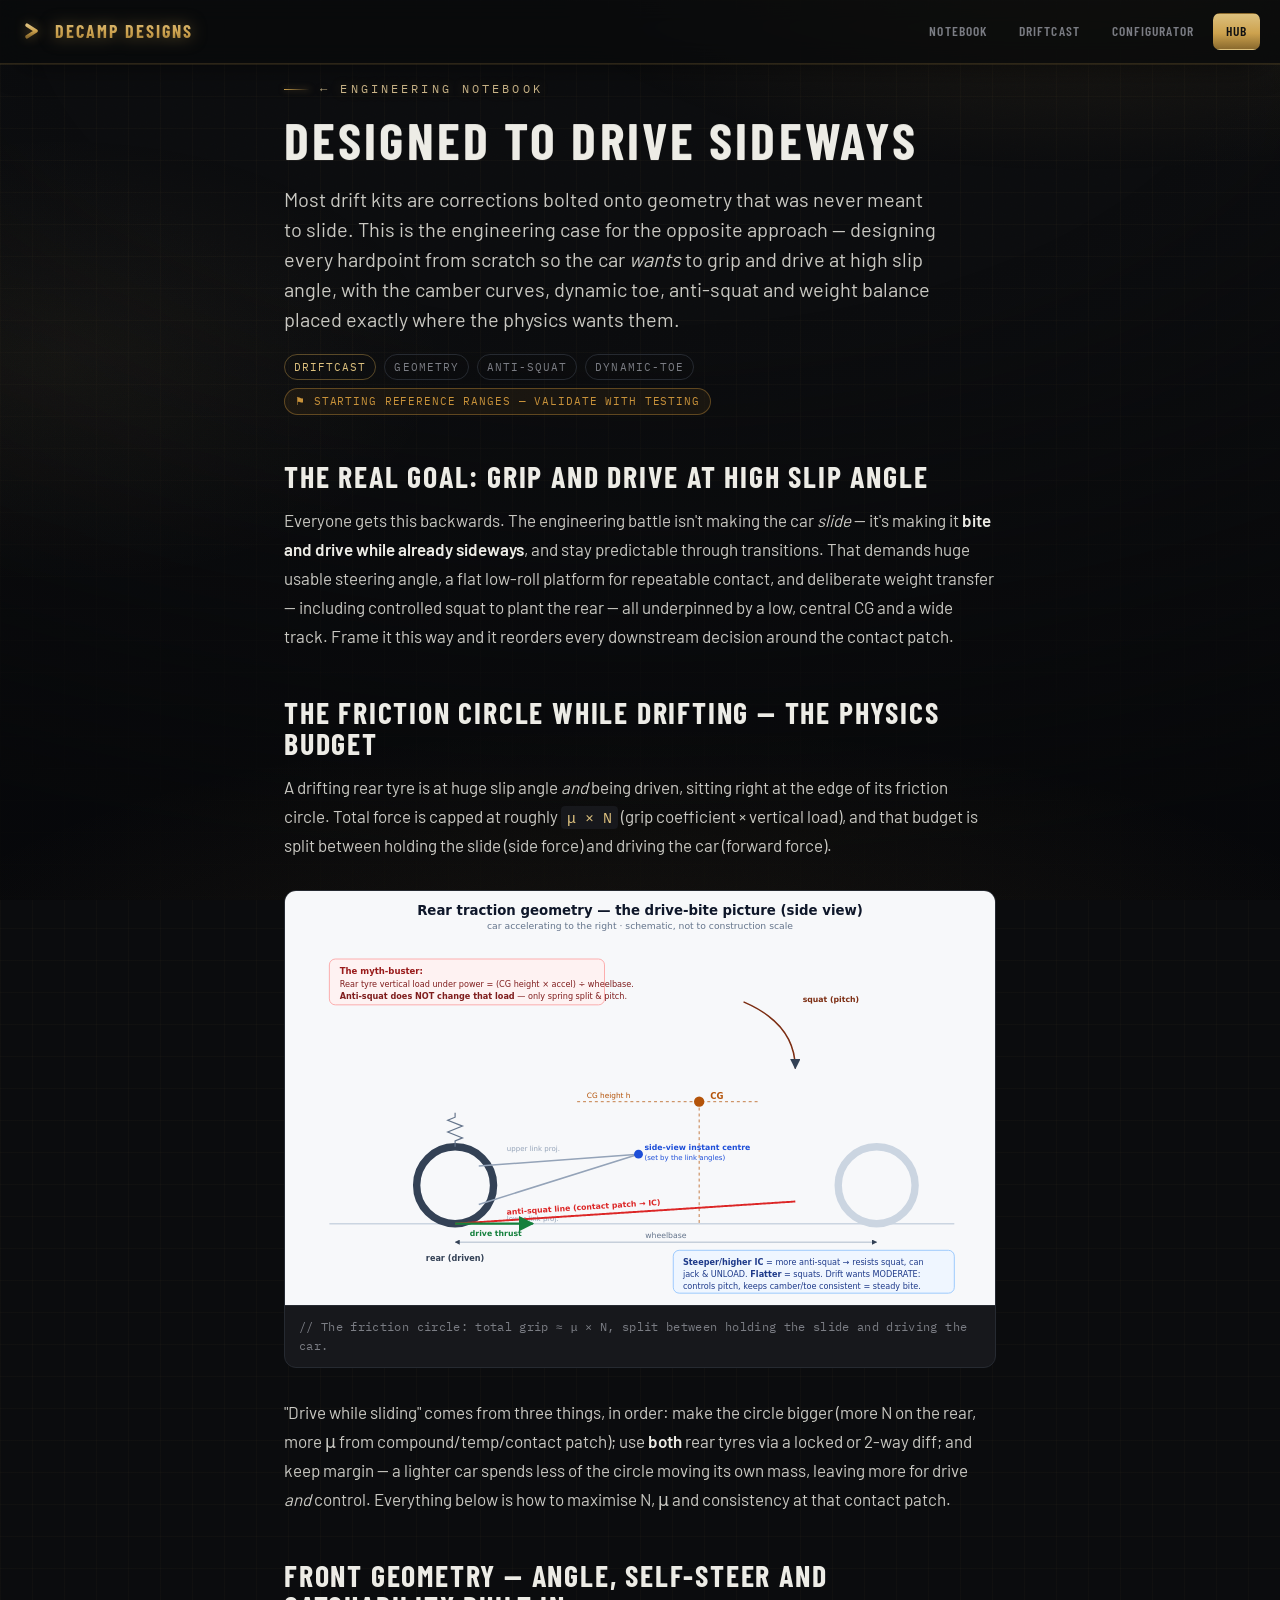
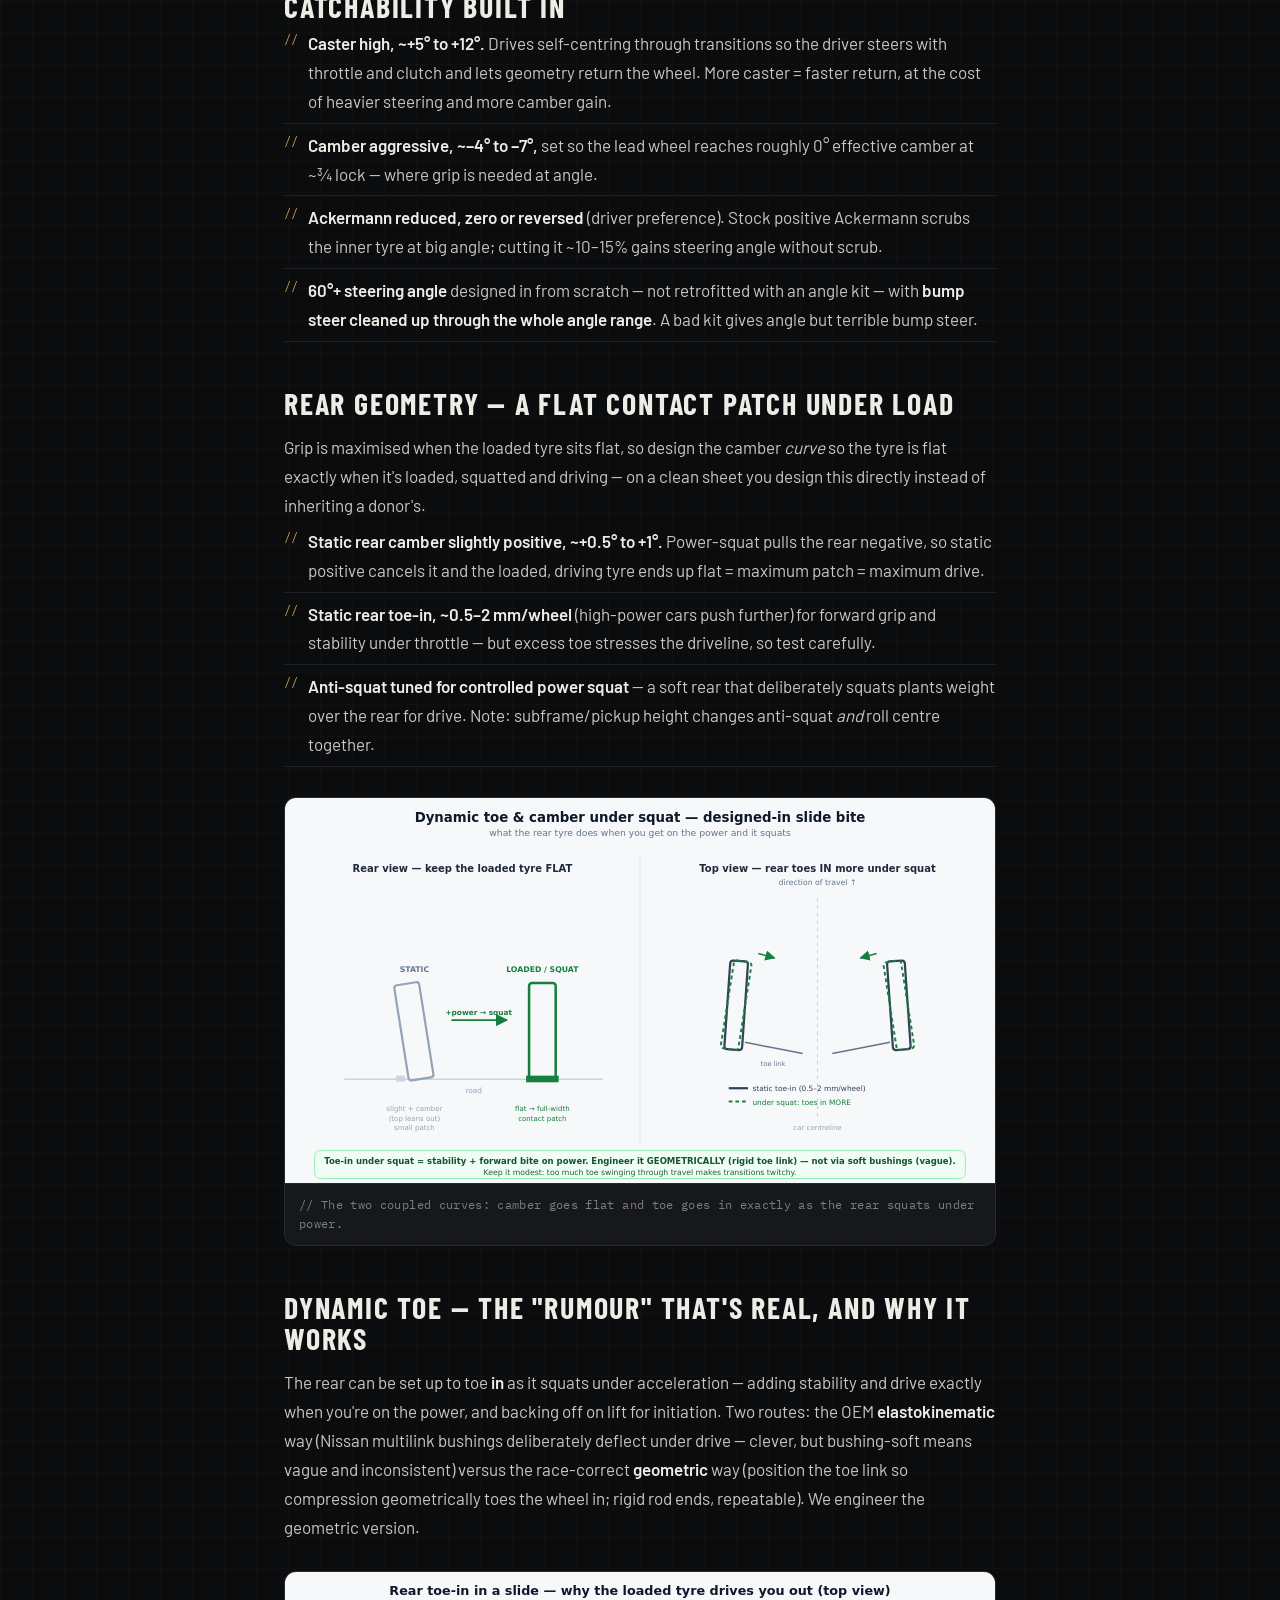
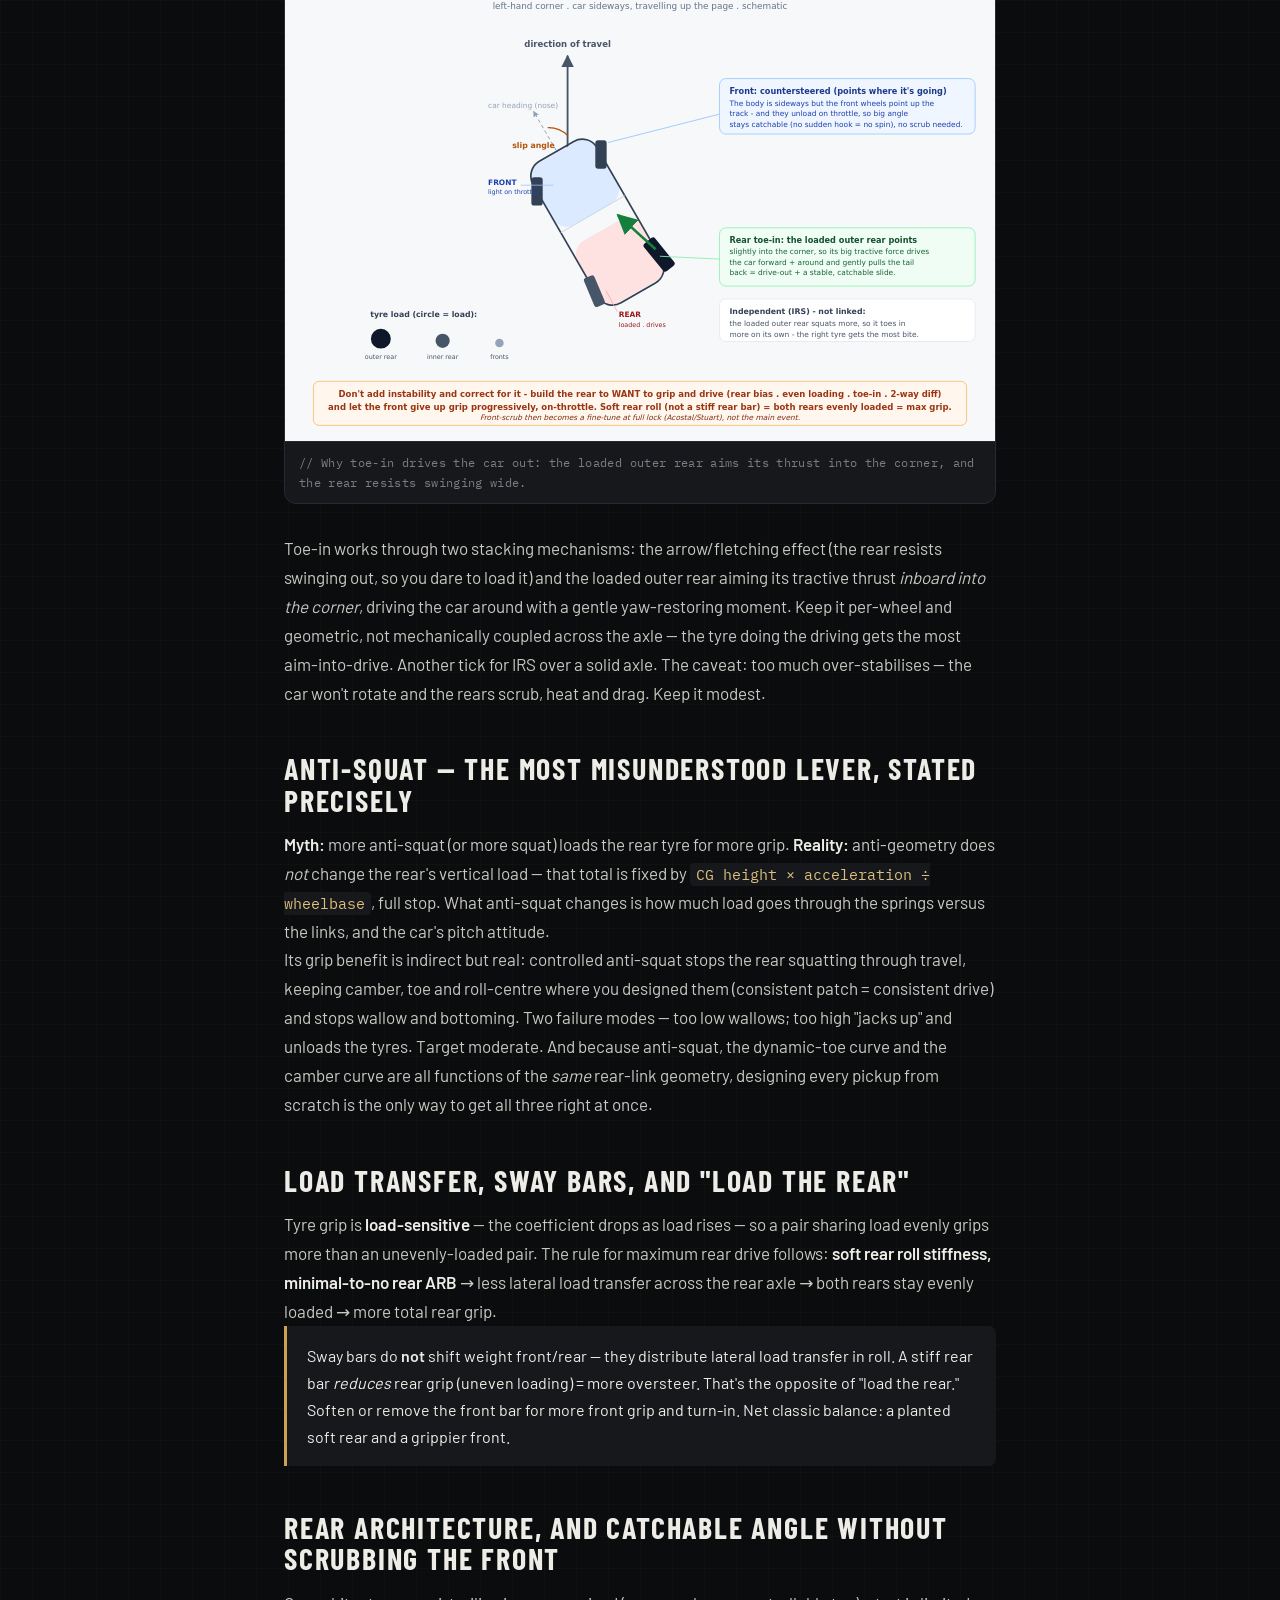
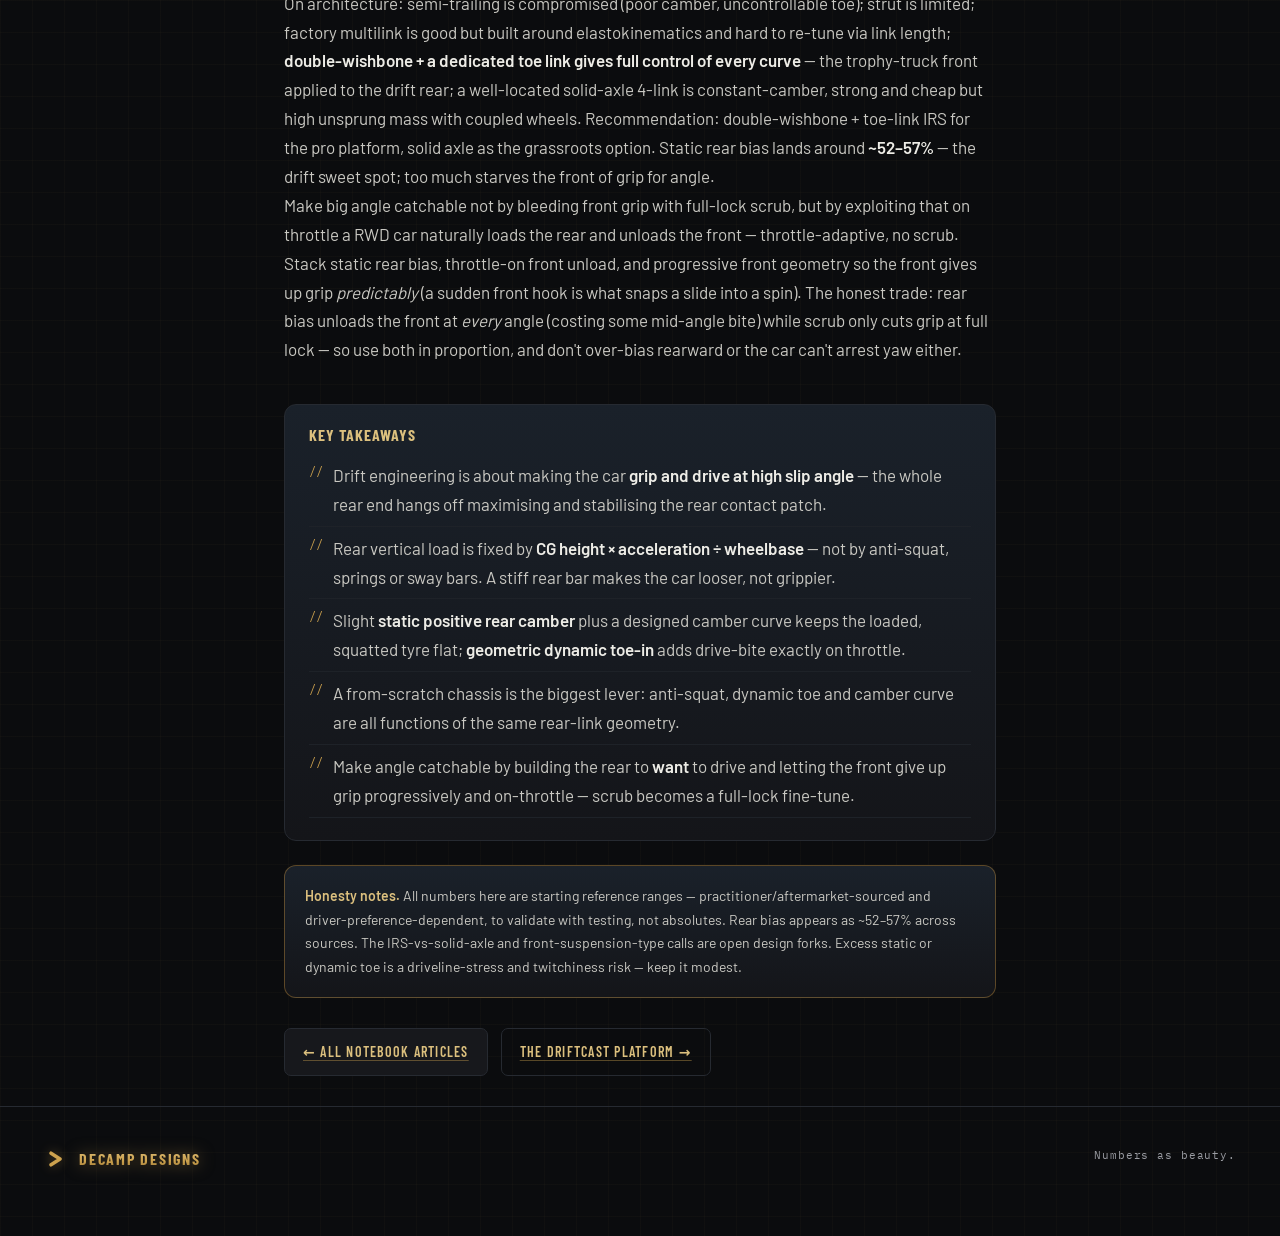
<file: notebook/drift-dynamics.html>
<!DOCTYPE html>
<html lang="en-AU">
<head>
<meta charset="UTF-8">
<meta name="viewport" content="width=device-width, initial-scale=1.0">
<meta name="theme-color" content="#0f1012">
<title>Designed to drive sideways — Engineering Notebook | Decamp Designs</title>
<meta name="description" content="The engineering case for a blank-sheet drift chassis: friction circle, camber curves, dynamic toe, anti-squat and weight balance placed exactly where the physics wants them.">
<meta name="robots" content="noindex,nofollow">
<meta property="og:type" content="article">
<meta property="og:title" content="Designed to drive sideways">
<meta property="og:description" content="The geometry of a blank-sheet drift chassis, from first principles.">
<meta property="og:image" content="../assets/icons/icon-512.png">
<link rel="icon" href="../favicon.svg" type="image/svg+xml">
<link rel="manifest" href="../manifest.json">
<link href="../assets/fonts/fonts.css" rel="stylesheet">
<link href="../assets/css/studio.css" rel="stylesheet">
<script>document.documentElement.classList.add('js');</script>
</head>
<body class="v-tuner">
<div class="progress-bar" aria-hidden="true"></div>
<a class="skip" href="#main">Skip to content</a>

<header class="site">
  <div class="wrap bar">
    <a class="brand" href="../index.html" aria-label="Decamp Designs home">
      <svg class="chev" viewBox="0 0 512 512" aria-hidden="true"><defs><linearGradient id="hc" x1="0" y1="0" x2="0" y2="1"><stop offset="0" stop-color="#dcc07e"/><stop offset=".5" stop-color="#cda24e"/><stop offset="1" stop-color="#8a6a2e"/></linearGradient></defs><path d="M150 132 L342 256 L150 380" fill="none" stroke="url(#hc)" stroke-width="74" stroke-linecap="round" stroke-linejoin="round"/></svg>
      <span class="word">Decamp Designs</span>
    </a>
    <nav class="site" aria-label="Primary">
      <a href="index.html">Notebook</a>
      <a href="../driftcast/index.html">DriftCast</a>
      <a href="../driftcast/configurator.html">Configurator</a>
      <a class="cta" href="../index.html">Hub</a>
    </nav>
  </div>
</header>

<main id="main">
  <article class="wrap article">
    <header class="article-head">
      <a href="index.html" class="eyebrow" style="text-decoration:none">← Engineering Notebook</a>
      <h1 data-split>Designed to drive sideways</h1>
      <p class="dek">Most drift kits are corrections bolted onto geometry that was never meant to slide. This is
        the engineering case for the opposite approach — designing every hardpoint from scratch so the car
        <em>wants</em> to grip and drive at high slip angle, with the camber curves, dynamic toe, anti-squat and
        weight balance placed exactly where the physics wants them.</p>
      <div class="article-meta">
        <span class="tag vert">driftcast</span>
        <span class="tag">geometry</span><span class="tag">anti-squat</span><span class="tag">dynamic-toe</span>
        <span class="confidence">⚑ Starting reference ranges — validate with testing</span>
      </div>
    </header>

    <div class="prose">
      <h2>The real goal: grip and drive at high slip angle</h2>
      <p>Everyone gets this backwards. The engineering battle isn't making the car <em>slide</em> — it's making
        it <b>bite and drive while already sideways</b>, and stay predictable through transitions. That demands
        huge usable steering angle, a flat low-roll platform for repeatable contact, and deliberate weight
        transfer — including controlled squat to plant the rear — all underpinned by a low, central CG and a
        wide track. Frame it this way and it reorders every downstream decision around the contact patch.</p>

      <h2>The friction circle while drifting — the physics budget</h2>
      <p>A drifting rear tyre is at huge slip angle <em>and</em> being driven, sitting right at the edge of its
        friction circle. Total force is capped at roughly <code>μ × N</code> (grip coefficient × vertical load),
        and that budget is split between holding the slide (side force) and driving the car (forward force).</p>
      <figure>
        <img loading="lazy" decoding="async" src="schematics/rear-traction-geometry.svg" alt="Rear traction geometry diagram showing the friction circle of a driven rear tyre at high slip angle, with the available grip budget split between lateral (side) force and longitudinal (drive) force.">
        <figcaption>// The friction circle: total grip ≈ μ × N, split between holding the slide and driving the car.</figcaption>
      </figure>
      <p>"Drive while sliding" comes from three things, in order: make the circle bigger (more N on the rear,
        more μ from compound/temp/contact patch); use <b>both</b> rear tyres via a locked or 2-way diff; and
        keep margin — a lighter car spends less of the circle moving its own mass, leaving more for drive
        <em>and</em> control. Everything below is how to maximise N, μ and consistency at that contact patch.</p>

      <h2>Front geometry — angle, self-steer and catchability built in</h2>
      <ul>
        <li><b>Caster high, ~+5° to +12°.</b> Drives self-centring through transitions so the driver steers
          with throttle and clutch and lets geometry return the wheel. More caster = faster return, at the cost
          of heavier steering and more camber gain.</li>
        <li><b>Camber aggressive, ~−4° to −7°,</b> set so the lead wheel reaches roughly 0° effective camber at
          ~¾ lock — where grip is needed at angle.</li>
        <li><b>Ackermann reduced, zero or reversed</b> (driver preference). Stock positive Ackermann scrubs the
          inner tyre at big angle; cutting it ~10–15% gains steering angle without scrub.</li>
        <li><b>60°+ steering angle</b> designed in from scratch — not retrofitted with an angle kit — with
          <b>bump steer cleaned up through the whole angle range</b>. A bad kit gives angle but terrible bump
          steer.</li>
      </ul>

      <h2>Rear geometry — a flat contact patch under load</h2>
      <p>Grip is maximised when the loaded tyre sits flat, so design the camber <em>curve</em> so the tyre is
        flat exactly when it's loaded, squatted and driving — on a clean sheet you design this directly instead
        of inheriting a donor's.</p>
      <ul>
        <li><b>Static rear camber slightly positive, ~+0.5° to +1°.</b> Power-squat pulls the rear negative, so
          static positive cancels it and the loaded, driving tyre ends up flat = maximum patch = maximum drive.</li>
        <li><b>Static rear toe-in, ~0.5–2 mm/wheel</b> (high-power cars push further) for forward grip and
          stability under throttle — but excess toe stresses the driveline, so test carefully.</li>
        <li><b>Anti-squat tuned for controlled power squat</b> — a soft rear that deliberately squats plants
          weight over the rear for drive. Note: subframe/pickup height changes anti-squat <em>and</em> roll
          centre together.</li>
      </ul>
      <figure>
        <img loading="lazy" decoding="async" src="schematics/dynamic-toe-camber.svg" alt="Diagram of the rear camber and dynamic-toe curves through suspension travel, showing the tyre reaching flat (0 degrees effective camber) and toeing in as it compresses under power-squat.">
        <figcaption>// The two coupled curves: camber goes flat and toe goes in exactly as the rear squats under power.</figcaption>
      </figure>

      <h2>Dynamic toe — the "rumour" that's real, and why it works</h2>
      <p>The rear can be set up to toe <b>in</b> as it squats under acceleration — adding stability and drive
        exactly when you're on the power, and backing off on lift for initiation. Two routes: the OEM
        <b>elastokinematic</b> way (Nissan multilink bushings deliberately deflect under drive — clever, but
        bushing-soft means vague and inconsistent) versus the race-correct <b>geometric</b> way (position the
        toe link so compression geometrically toes the wheel in; rigid rod ends, repeatable). We engineer the
        geometric version.</p>
      <figure>
        <img loading="lazy" decoding="async" src="schematics/rear-toe-in-slide.svg" alt="Plan-view diagram of a car in a slide showing the loaded outer rear wheel toed in, aiming its tractive thrust vector inboard into the corner, with the arrow/fletching stability effect resisting the rear swinging out.">
        <figcaption>// Why toe-in drives the car out: the loaded outer rear aims its thrust into the corner, and the rear resists swinging wide.</figcaption>
      </figure>
      <p>Toe-in works through two stacking mechanisms: the arrow/fletching effect (the rear resists swinging
        out, so you dare to load it) and the loaded outer rear aiming its tractive thrust <em>inboard into the
        corner</em>, driving the car around with a gentle yaw-restoring moment. Keep it per-wheel and geometric,
        not mechanically coupled across the axle — the tyre doing the driving gets the most aim-into-drive.
        Another tick for IRS over a solid axle. The caveat: too much over-stabilises — the car won't rotate and
        the rears scrub, heat and drag. Keep it modest.</p>

      <h2>Anti-squat — the most misunderstood lever, stated precisely</h2>
      <p><b>Myth:</b> more anti-squat (or more squat) loads the rear tyre for more grip. <b>Reality:</b>
        anti-geometry does <em>not</em> change the rear's vertical load — that total is fixed by
        <code>CG height × acceleration ÷ wheelbase</code>, full stop. What anti-squat changes is how much load
        goes through the springs versus the links, and the car's pitch attitude.</p>
      <p>Its grip benefit is indirect but real: controlled anti-squat stops the rear squatting through travel,
        keeping camber, toe and roll-centre where you designed them (consistent patch = consistent drive) and
        stops wallow and bottoming. Two failure modes — too low wallows; too high "jacks up" and unloads the
        tyres. Target moderate. And because anti-squat, the dynamic-toe curve and the camber curve are all
        functions of the <em>same</em> rear-link geometry, designing every pickup from scratch is the only way
        to get all three right at once.</p>

      <h2>Load transfer, sway bars, and "load the rear"</h2>
      <p>Tyre grip is <b>load-sensitive</b> — the coefficient drops as load rises — so a pair sharing load
        evenly grips more than an unevenly-loaded pair. The rule for maximum rear drive follows: <b>soft rear
        roll stiffness, minimal-to-no rear ARB</b> → less lateral load transfer across the rear axle → both
        rears stay evenly loaded → more total rear grip.</p>
      <blockquote>Sway bars do <b>not</b> shift weight front/rear — they distribute lateral load transfer in
        roll. A stiff rear bar <em>reduces</em> rear grip (uneven loading) = more oversteer. That's the opposite
        of "load the rear." Soften or remove the front bar for more front grip and turn-in. Net classic balance:
        a planted soft rear and a grippier front.</blockquote>

      <h2>Rear architecture, and catchable angle without scrubbing the front</h2>
      <p>On architecture: semi-trailing is compromised (poor camber, uncontrollable toe); strut is limited;
        factory multilink is good but built around elastokinematics and hard to re-tune via link length;
        <b>double-wishbone + a dedicated toe link gives full control of every curve</b> — the trophy-truck front
        applied to the drift rear; a well-located solid-axle 4-link is constant-camber, strong and cheap but
        high unsprung mass with coupled wheels. Recommendation: double-wishbone + toe-link IRS for the pro
        platform, solid axle as the grassroots option. Static rear bias lands around <b>~52–57%</b> — the drift
        sweet spot; too much starves the front of grip for angle.</p>
      <p>Make big angle catchable not by bleeding front grip with full-lock scrub, but by exploiting that on
        throttle a RWD car naturally loads the rear and unloads the front — throttle-adaptive, no scrub. Stack
        static rear bias, throttle-on front unload, and progressive front geometry so the front gives up grip
        <em>predictably</em> (a sudden front hook is what snaps a slide into a spin). The honest trade: rear
        bias unloads the front at <em>every</em> angle (costing some mid-angle bite) while scrub only cuts grip
        at full lock — so use both in proportion, and don't over-bias rearward or the car can't arrest yaw
        either.</p>

      <div class="takeaways">
        <h3>Key takeaways</h3>
        <ul>
          <li>Drift engineering is about making the car <b>grip and drive at high slip angle</b> — the whole rear end hangs off maximising and stabilising the rear contact patch.</li>
          <li>Rear vertical load is fixed by <b>CG height × acceleration ÷ wheelbase</b> — not by anti-squat, springs or sway bars. A stiff rear bar makes the car looser, not grippier.</li>
          <li>Slight <b>static positive rear camber</b> plus a designed camber curve keeps the loaded, squatted tyre flat; <b>geometric dynamic toe-in</b> adds drive-bite exactly on throttle.</li>
          <li>A from-scratch chassis is the biggest lever: anti-squat, dynamic toe and camber curve are all functions of the same rear-link geometry.</li>
          <li>Make angle catchable by building the rear to <b>want</b> to drive and letting the front give up grip progressively and on-throttle — scrub becomes a full-lock fine-tune.</li>
        </ul>
      </div>

      <div class="callout-box flag" style="margin-top:24px">
        <p style="margin:0; font-size:14px; color:var(--ink-2)"><b style="color:var(--gold-straw)">Honesty notes.</b>
          All numbers here are starting reference ranges — practitioner/aftermarket-sourced and
          driver-preference-dependent, to validate with testing, not absolutes. Rear bias appears as ~52–57%
          across sources. The IRS-vs-solid-axle and front-suspension-type calls are open design forks. Excess
          static or dynamic toe is a driveline-stress and twitchiness risk — keep it modest.</p>
      </div>

      <p style="margin-top:30px"><a class="btn" href="index.html">← All Notebook articles</a>
        <a class="btn btn-ghost" href="../driftcast/index.html" style="margin-left:10px">The DriftCast platform →</a></p>
    </div>
  </article>
</main>

<footer class="site">
  <div class="wrap foot">
    <div><span class="brand" style="font-size:16px"><svg class="chev" width="22" height="22" viewBox="0 0 512 512" aria-hidden="true"><path d="M150 132 L342 256 L150 380" fill="none" stroke="#cda24e" stroke-width="74" stroke-linecap="round" stroke-linejoin="round"/></svg><span class="word">Decamp Designs</span></span></div>
    <div class="meta"><div class="tagline">Numbers as beauty.</div></div>
  </div>
</footer>

<script src="../assets/lib/gsap.min.js"></script>
<script src="../assets/lib/ScrollTrigger.min.js"></script>
<script src="../assets/lib/lenis.min.js"></script>
<script type="module" src="../assets/motion/studio.js"></script>
</body>
</html>
</file>
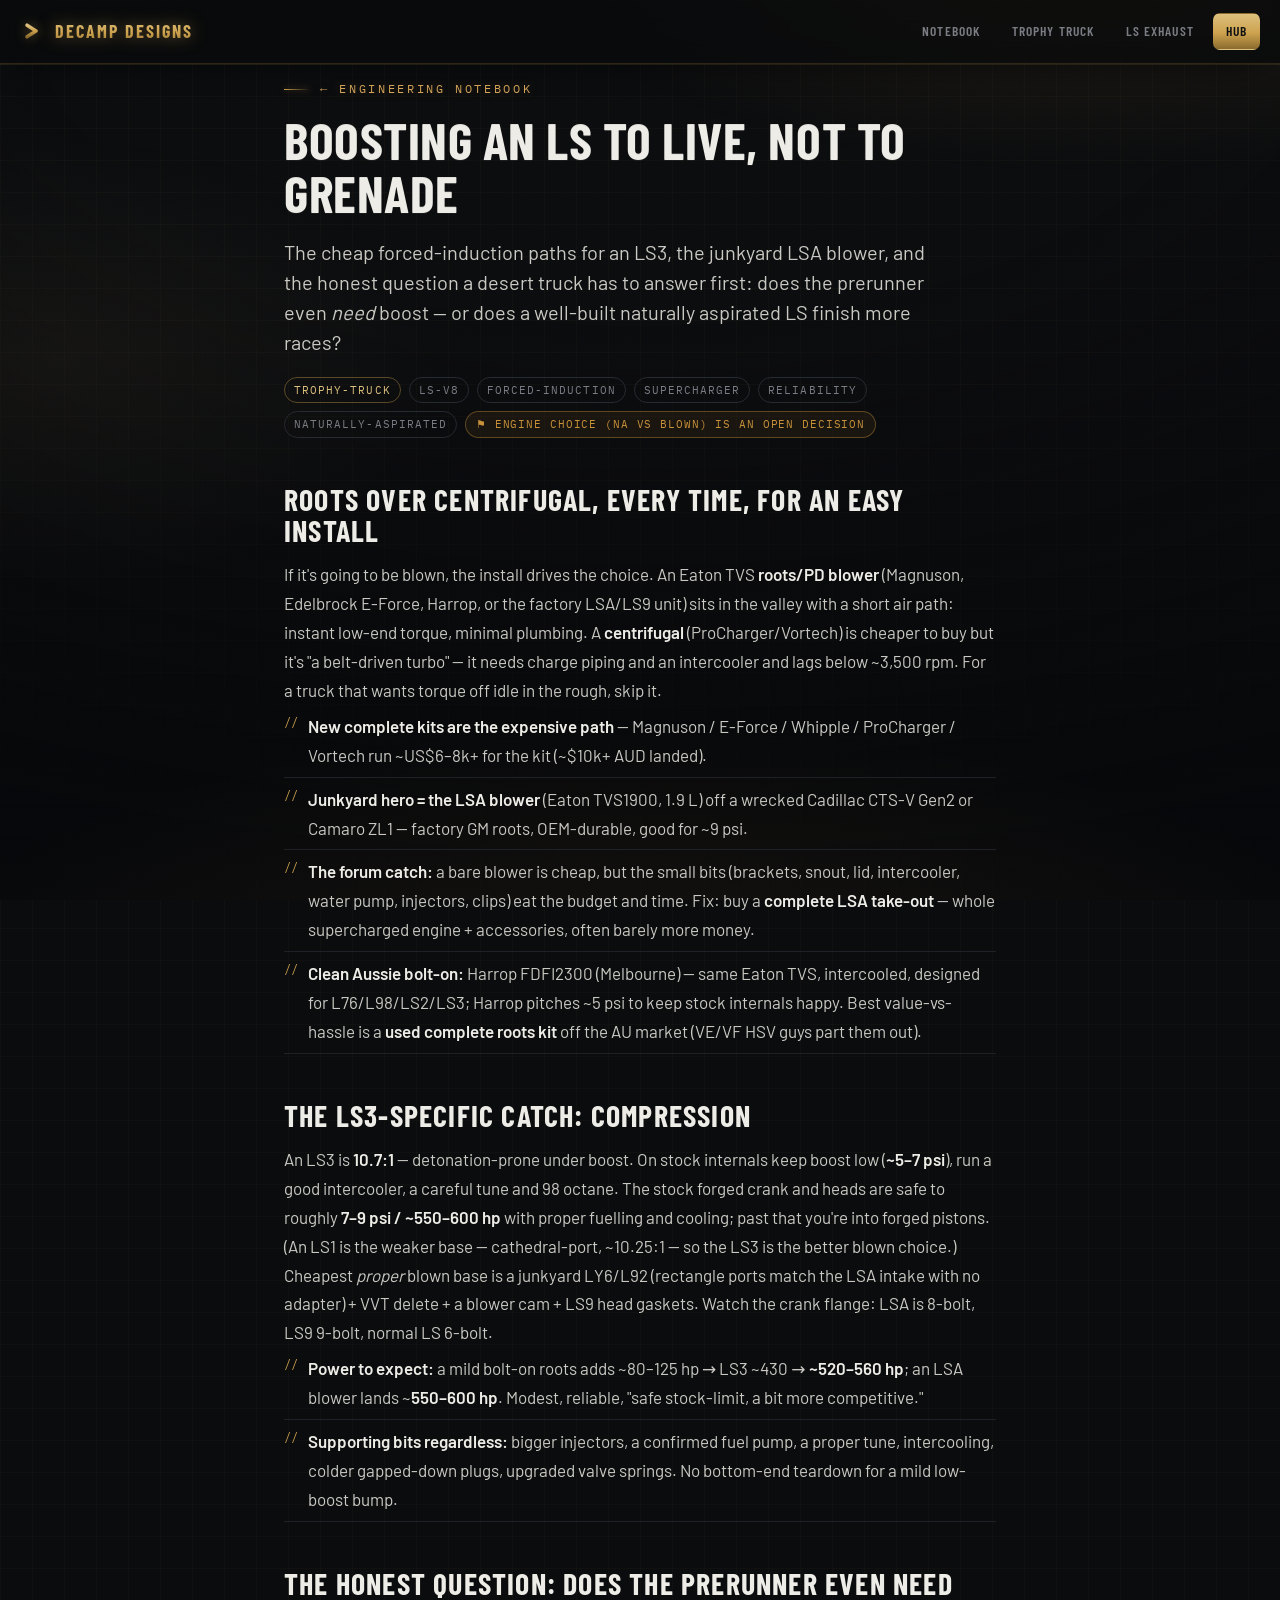
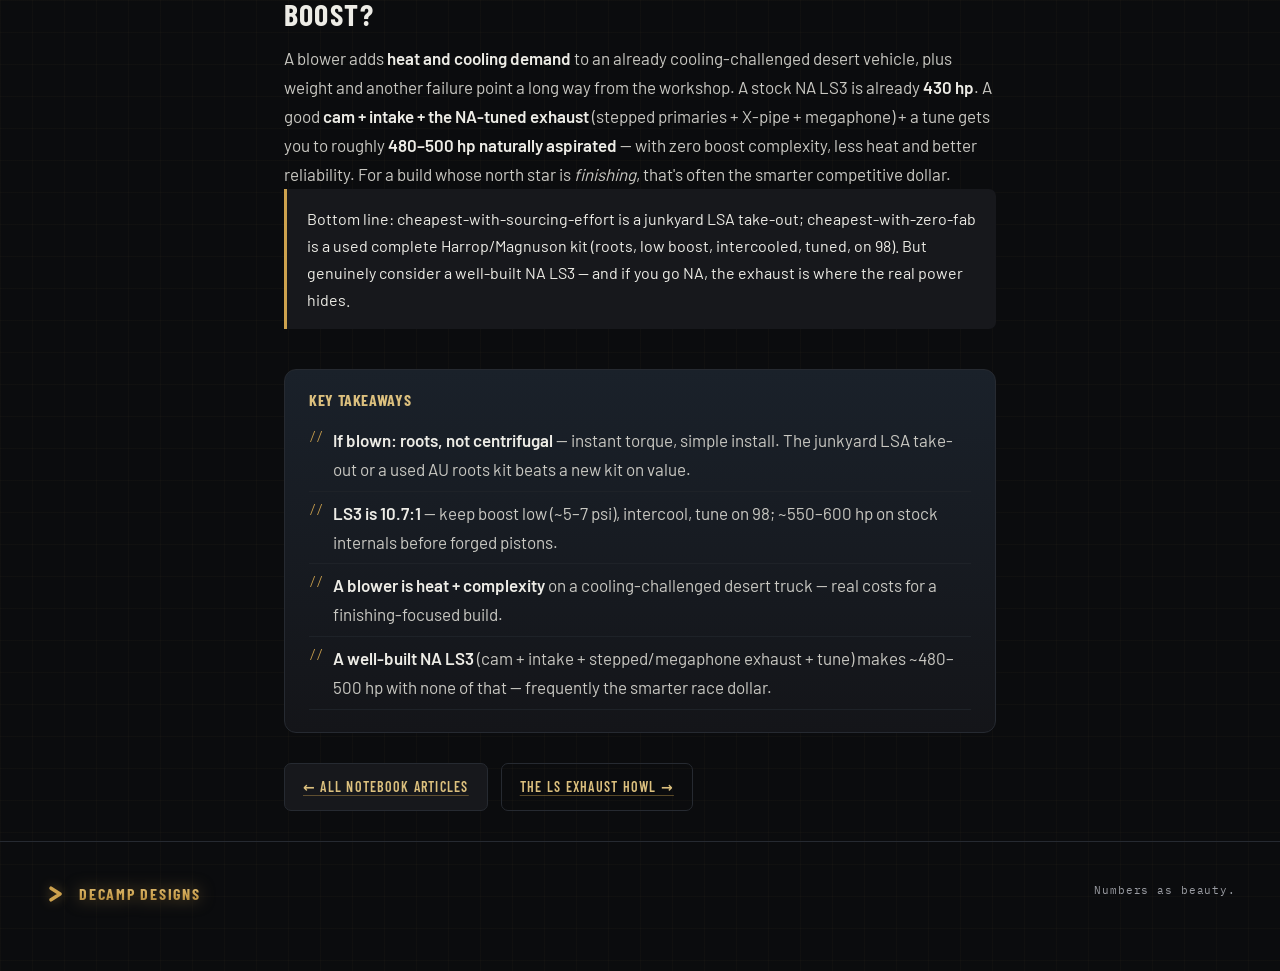
<file: notebook/forced-induction-ls.html>
<!DOCTYPE html>
<html lang="en-AU">
<head>
<meta charset="UTF-8">
<meta name="viewport" content="width=device-width, initial-scale=1.0">
<meta name="theme-color" content="#0f1012">
<title>NA vs blown LS — Engineering Notebook | Decamp Designs</title>
<meta name="description" content="The cheap forced-induction paths for an LS3, the LSA junkyard blower, and the honest question for a desert truck: does the prerunner even need boost?">
<meta name="robots" content="noindex,nofollow">
<meta property="og:type" content="article">
<meta property="og:title" content="NA vs blown LS — boosting one to live, not grenade">
<meta property="og:description" content="Cheap supercharger paths vs a well-built NA LS3 for a desert truck.">
<meta property="og:image" content="../assets/icons/icon-512.png">
<link rel="icon" href="../favicon.svg" type="image/svg+xml">
<link rel="manifest" href="../manifest.json">
<link href="../assets/fonts/fonts.css" rel="stylesheet">
<link href="../assets/css/studio.css" rel="stylesheet">
<script>document.documentElement.classList.add('js');</script>
</head>
<body class="v-desert">
<div class="progress-bar" aria-hidden="true"></div>
<a class="skip" href="#main">Skip to content</a>

<header class="site">
  <div class="wrap bar">
    <a class="brand" href="../index.html" aria-label="Decamp Designs home">
      <svg class="chev" viewBox="0 0 512 512" aria-hidden="true"><defs><linearGradient id="hc" x1="0" y1="0" x2="0" y2="1"><stop offset="0" stop-color="#dcc07e"/><stop offset=".5" stop-color="#cda24e"/><stop offset="1" stop-color="#8a6a2e"/></linearGradient></defs><path d="M150 132 L342 256 L150 380" fill="none" stroke="url(#hc)" stroke-width="74" stroke-linecap="round" stroke-linejoin="round"/></svg>
      <span class="word">Decamp Designs</span>
    </a>
    <nav class="site" aria-label="Primary">
      <a href="index.html">Notebook</a>
      <a href="../trophy-truck.html">Trophy Truck</a>
      <a href="ls-exhaust.html">LS exhaust</a>
      <a class="cta" href="../index.html">Hub</a>
    </nav>
  </div>
</header>

<main id="main">
  <article class="wrap article">
    <header class="article-head">
      <a href="index.html" class="eyebrow" style="text-decoration:none">← Engineering Notebook</a>
      <h1 data-split>Boosting an LS to live, not to grenade</h1>
      <p class="dek">The cheap forced-induction paths for an LS3, the junkyard LSA blower, and the honest
        question a desert truck has to answer first: does the prerunner even <em>need</em> boost — or does a
        well-built naturally aspirated LS finish more races?</p>
      <div class="article-meta">
        <span class="tag vert">trophy-truck</span>
        <span class="tag">ls-v8</span><span class="tag">forced-induction</span><span class="tag">supercharger</span><span class="tag">reliability</span><span class="tag">naturally-aspirated</span>
        <span class="confidence">⚑ Engine choice (NA vs blown) is an open decision</span>
      </div>
    </header>

    <div class="prose">
      <h2>Roots over centrifugal, every time, for an easy install</h2>
      <p>If it's going to be blown, the install drives the choice. An Eaton TVS <b>roots/PD blower</b> (Magnuson,
        Edelbrock E-Force, Harrop, or the factory LSA/LS9 unit) sits in the valley with a short air path:
        instant low-end torque, minimal plumbing. A <b>centrifugal</b> (ProCharger/Vortech) is cheaper to buy
        but it's "a belt-driven turbo" — it needs charge piping and an intercooler and lags below ~3,500 rpm.
        For a truck that wants torque off idle in the rough, skip it.</p>
      <ul>
        <li><b>New complete kits are the expensive path</b> — Magnuson / E-Force / Whipple / ProCharger / Vortech run ~US$6–8k+ for the kit (~$10k+ AUD landed).</li>
        <li><b>Junkyard hero = the LSA blower</b> (Eaton TVS1900, 1.9 L) off a wrecked Cadillac CTS-V Gen2 or Camaro ZL1 — factory GM roots, OEM-durable, good for ~9 psi.</li>
        <li><b>The forum catch:</b> a bare blower is cheap, but the small bits (brackets, snout, lid, intercooler, water pump, injectors, clips) eat the budget and time. Fix: buy a <b>complete LSA take-out</b> — whole supercharged engine + accessories, often barely more money.</li>
        <li><b>Clean Aussie bolt-on:</b> Harrop FDFI2300 (Melbourne) — same Eaton TVS, intercooled, designed for L76/L98/LS2/LS3; Harrop pitches ~5 psi to keep stock internals happy. Best value-vs-hassle is a <b>used complete roots kit</b> off the AU market (VE/VF HSV guys part them out).</li>
      </ul>

      <h2>The LS3-specific catch: compression</h2>
      <p>An LS3 is <b>10.7:1</b> — detonation-prone under boost. On stock internals keep boost low (<b>~5–7 psi</b>),
        run a good intercooler, a careful tune and 98 octane. The stock forged crank and heads are safe to
        roughly <b>7–9 psi / ~550–600 hp</b> with proper fuelling and cooling; past that you're into forged
        pistons. (An LS1 is the weaker base — cathedral-port, ~10.25:1 — so the LS3 is the better blown choice.)
        Cheapest <em>proper</em> blown base is a junkyard LY6/L92 (rectangle ports match the LSA intake with no
        adapter) + VVT delete + a blower cam + LS9 head gaskets. Watch the crank flange: LSA is 8-bolt, LS9
        9-bolt, normal LS 6-bolt.</p>
      <ul>
        <li><b>Power to expect:</b> a mild bolt-on roots adds ~80–125 hp → LS3 ~430 → <b>~520–560 hp</b>; an LSA blower lands ~<b>550–600 hp</b>. Modest, reliable, "safe stock-limit, a bit more competitive."</li>
        <li><b>Supporting bits regardless:</b> bigger injectors, a confirmed fuel pump, a proper tune, intercooling, colder gapped-down plugs, upgraded valve springs. No bottom-end teardown for a mild low-boost bump.</li>
      </ul>

      <h2>The honest question: does the prerunner even need boost?</h2>
      <p>A blower adds <b>heat and cooling demand</b> to an already cooling-challenged desert vehicle, plus weight
        and another failure point a long way from the workshop. A stock NA LS3 is already <b>430 hp</b>. A good
        <b>cam + intake + the NA-tuned exhaust</b> (stepped primaries + X-pipe + megaphone) + a tune gets you to
        roughly <b>480–500 hp naturally aspirated</b> — with zero boost complexity, less heat and better
        reliability. For a build whose north star is <em>finishing</em>, that's often the smarter competitive
        dollar.</p>
      <blockquote>Bottom line: cheapest-with-sourcing-effort is a junkyard LSA take-out; cheapest-with-zero-fab
        is a used complete Harrop/Magnuson kit (roots, low boost, intercooled, tuned, on 98). But genuinely
        consider a well-built NA LS3 — and if you go NA, the exhaust is where the real power hides.</blockquote>

      <div class="takeaways">
        <h3>Key takeaways</h3>
        <ul>
          <li><b>If blown: roots, not centrifugal</b> — instant torque, simple install. The junkyard LSA take-out or a used AU roots kit beats a new kit on value.</li>
          <li><b>LS3 is 10.7:1</b> — keep boost low (~5–7 psi), intercool, tune on 98; ~550–600 hp on stock internals before forged pistons.</li>
          <li><b>A blower is heat + complexity</b> on a cooling-challenged desert truck — real costs for a finishing-focused build.</li>
          <li><b>A well-built NA LS3</b> (cam + intake + stepped/megaphone exhaust + tune) makes ~480–500 hp with none of that — frequently the smarter race dollar.</li>
        </ul>
      </div>

      <p style="margin-top:30px"><a class="btn" href="index.html">← All Notebook articles</a>
        <a class="btn btn-ghost" href="ls-exhaust.html" style="margin-left:10px">The LS exhaust howl →</a></p>
    </div>
  </article>
</main>

<footer class="site">
  <div class="wrap foot">
    <div><span class="brand" style="font-size:16px"><svg class="chev" width="22" height="22" viewBox="0 0 512 512" aria-hidden="true"><path d="M150 132 L342 256 L150 380" fill="none" stroke="#cda24e" stroke-width="74" stroke-linecap="round" stroke-linejoin="round"/></svg><span class="word">Decamp Designs</span></span></div>
    <div class="meta"><div class="tagline">Numbers as beauty.</div></div>
  </div>
</footer>

<script src="../assets/lib/gsap.min.js"></script>
<script src="../assets/lib/ScrollTrigger.min.js"></script>
<script src="../assets/lib/lenis.min.js"></script>
<script type="module" src="../assets/motion/studio.js"></script>
</body>
</html>
</file>
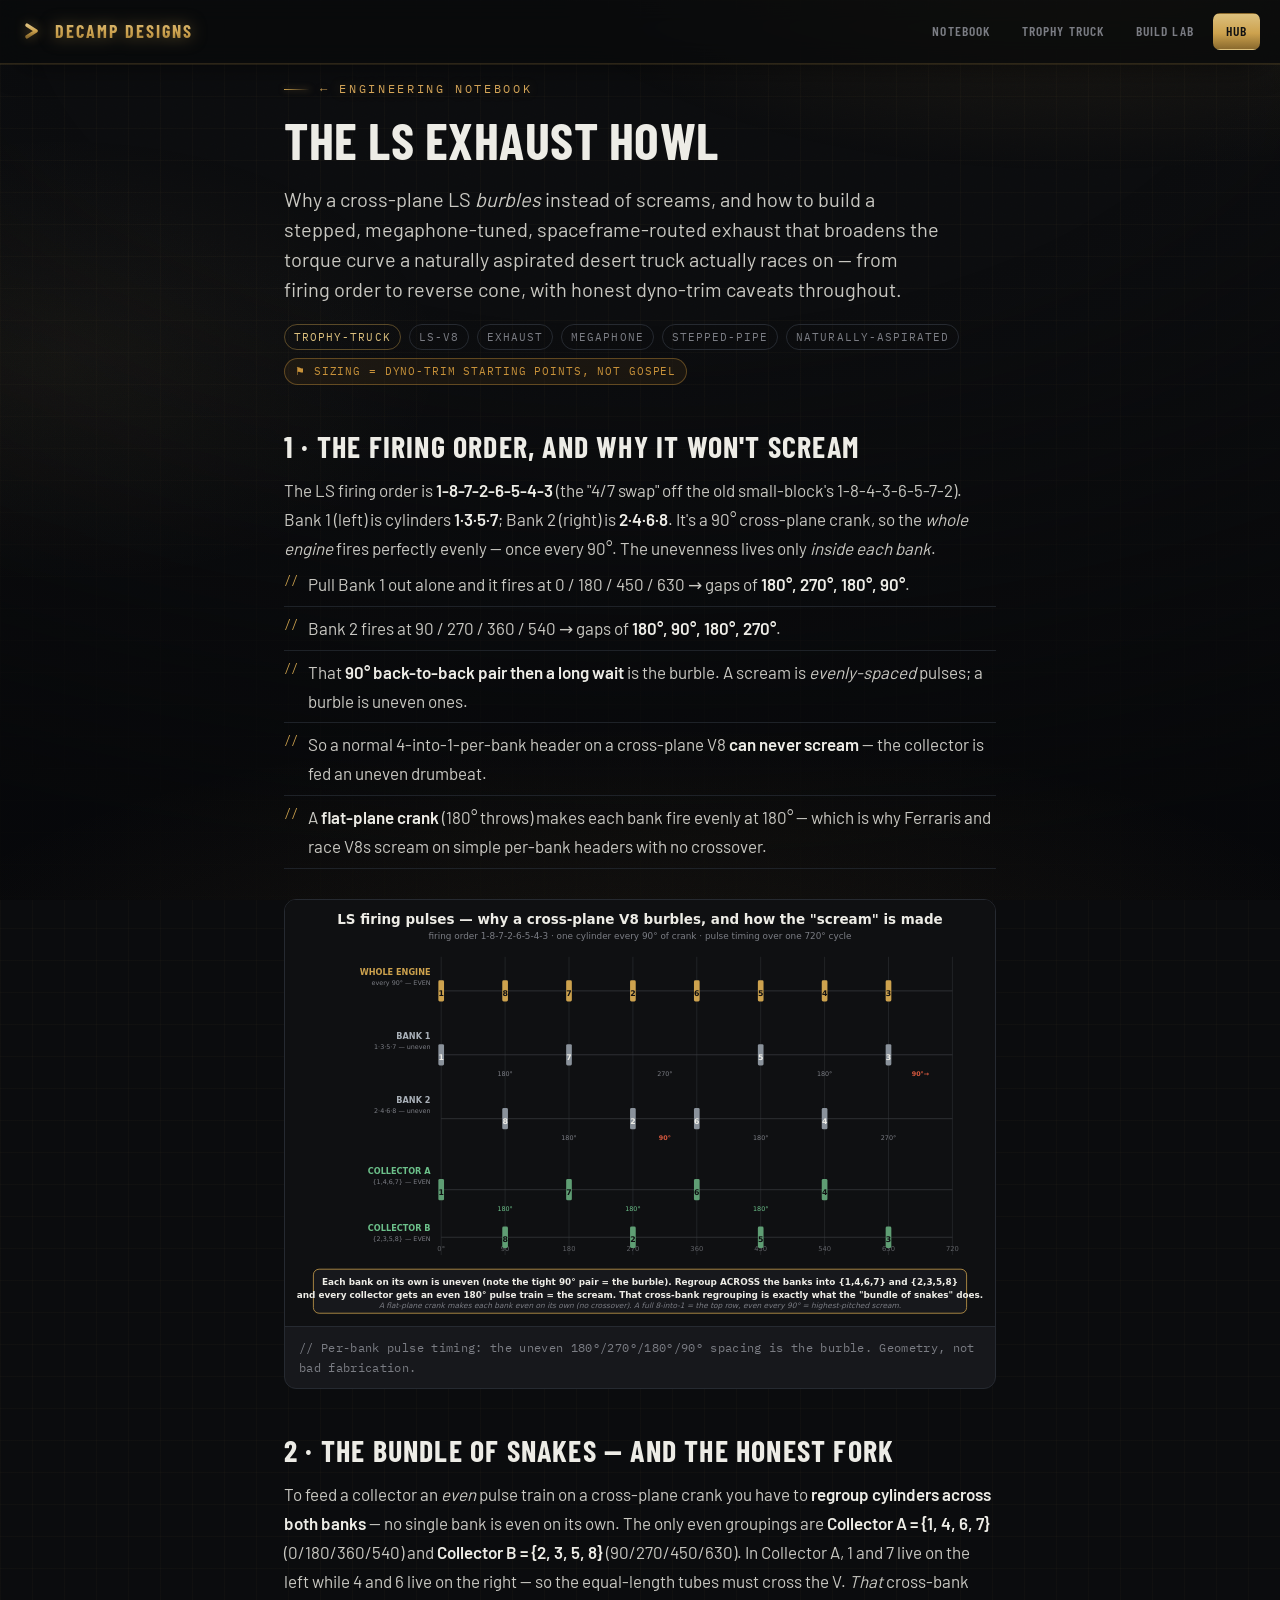
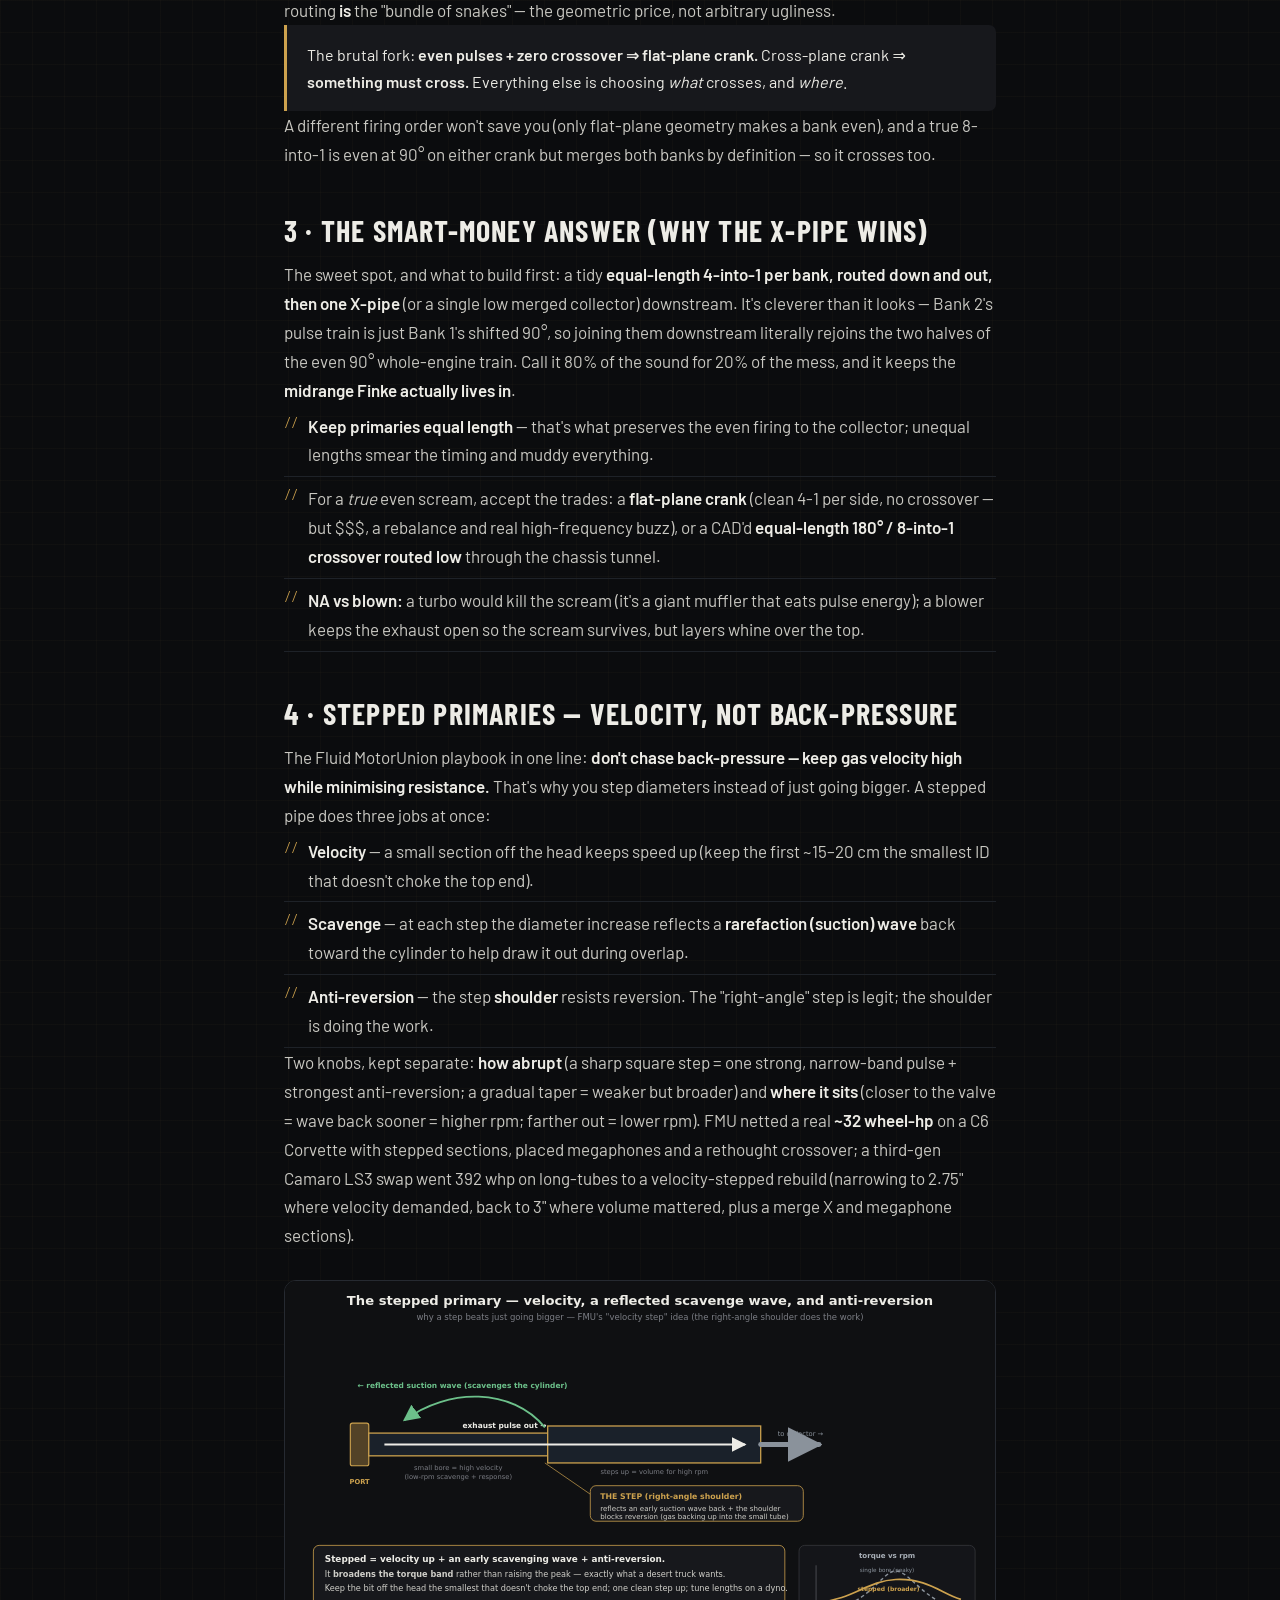
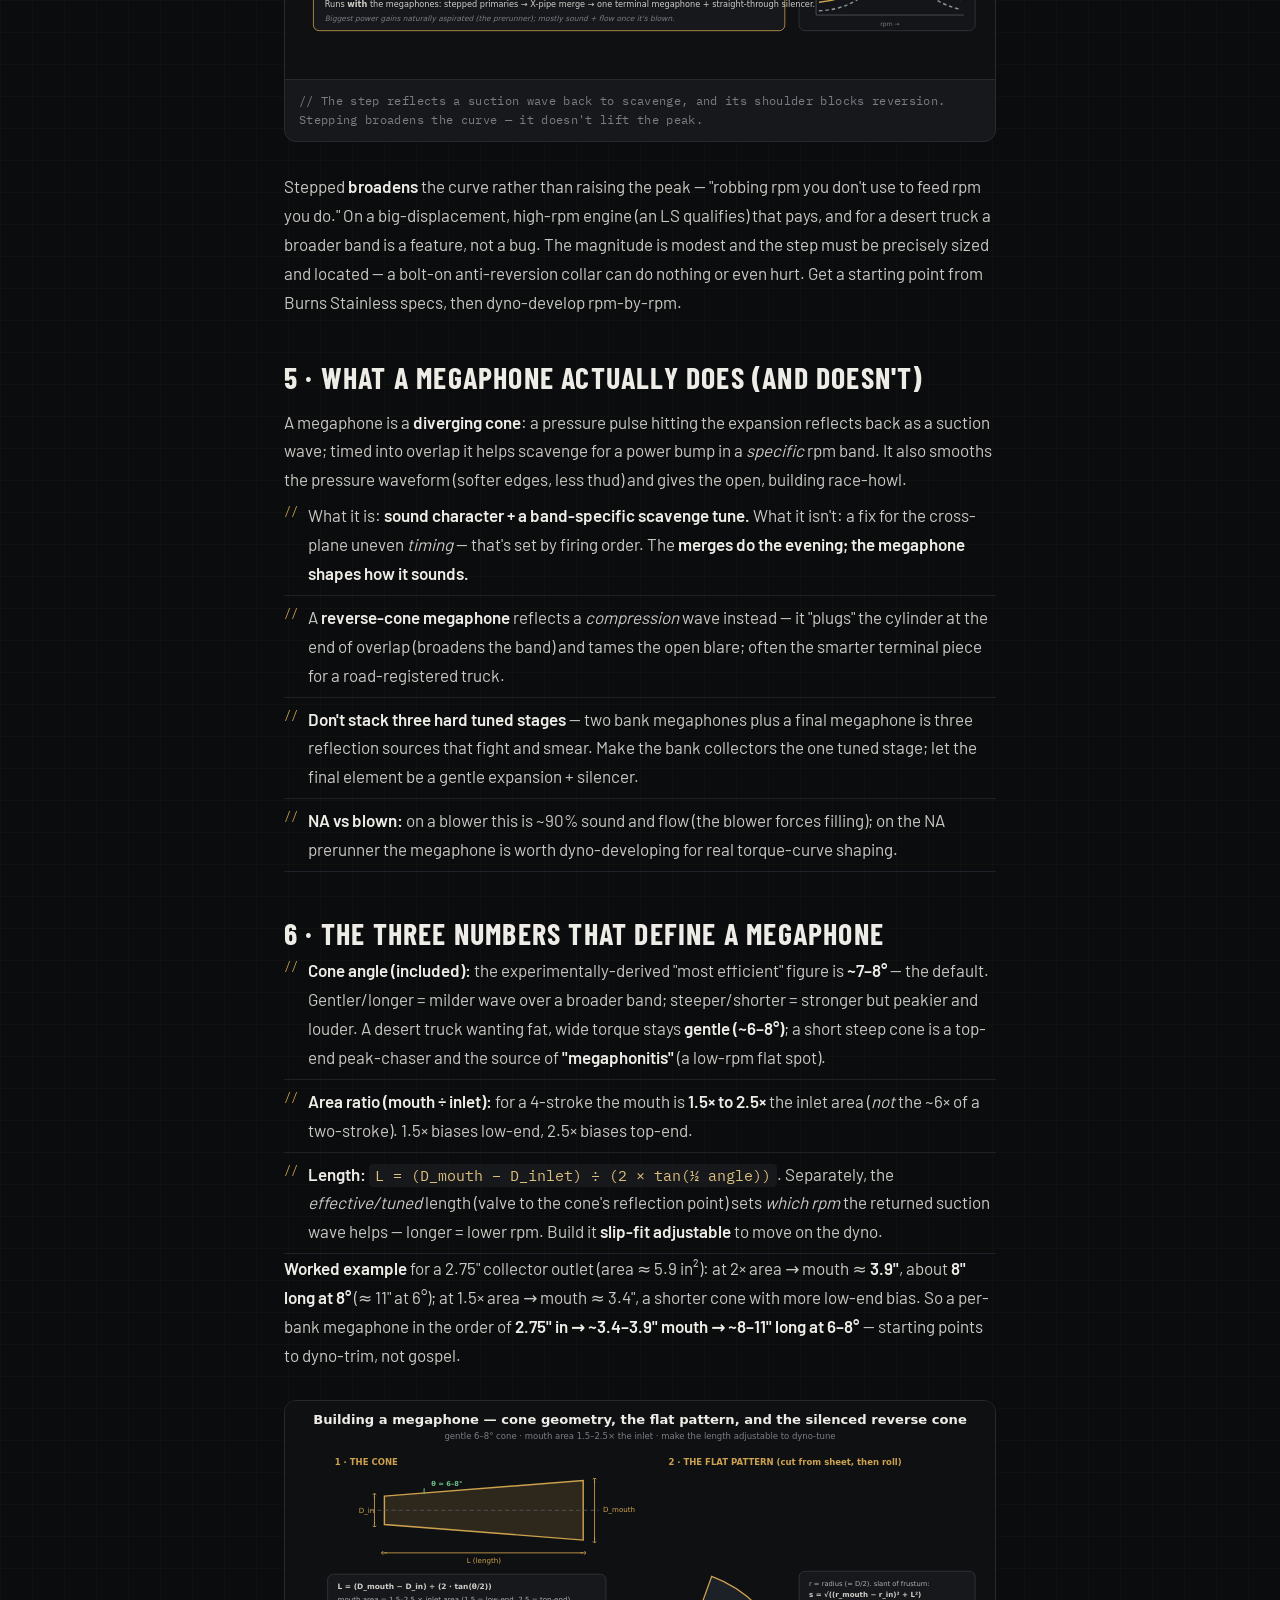
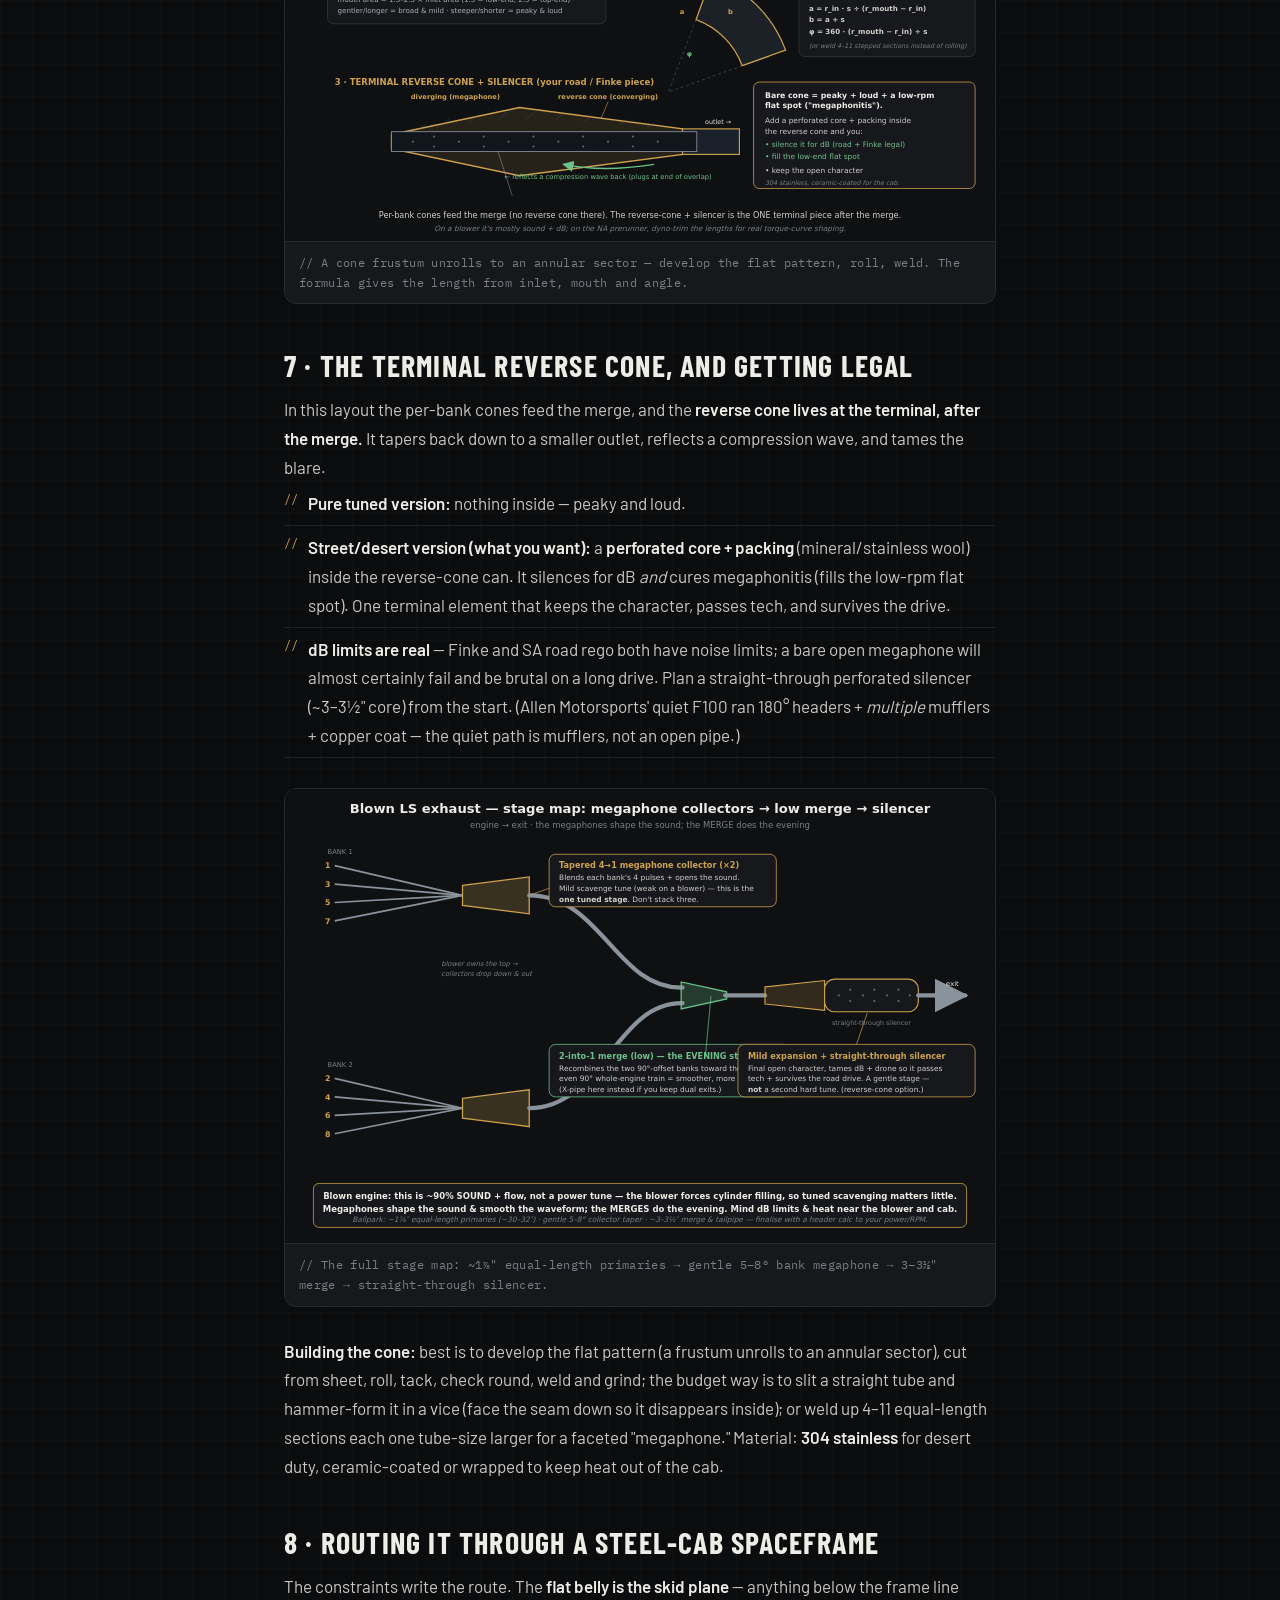
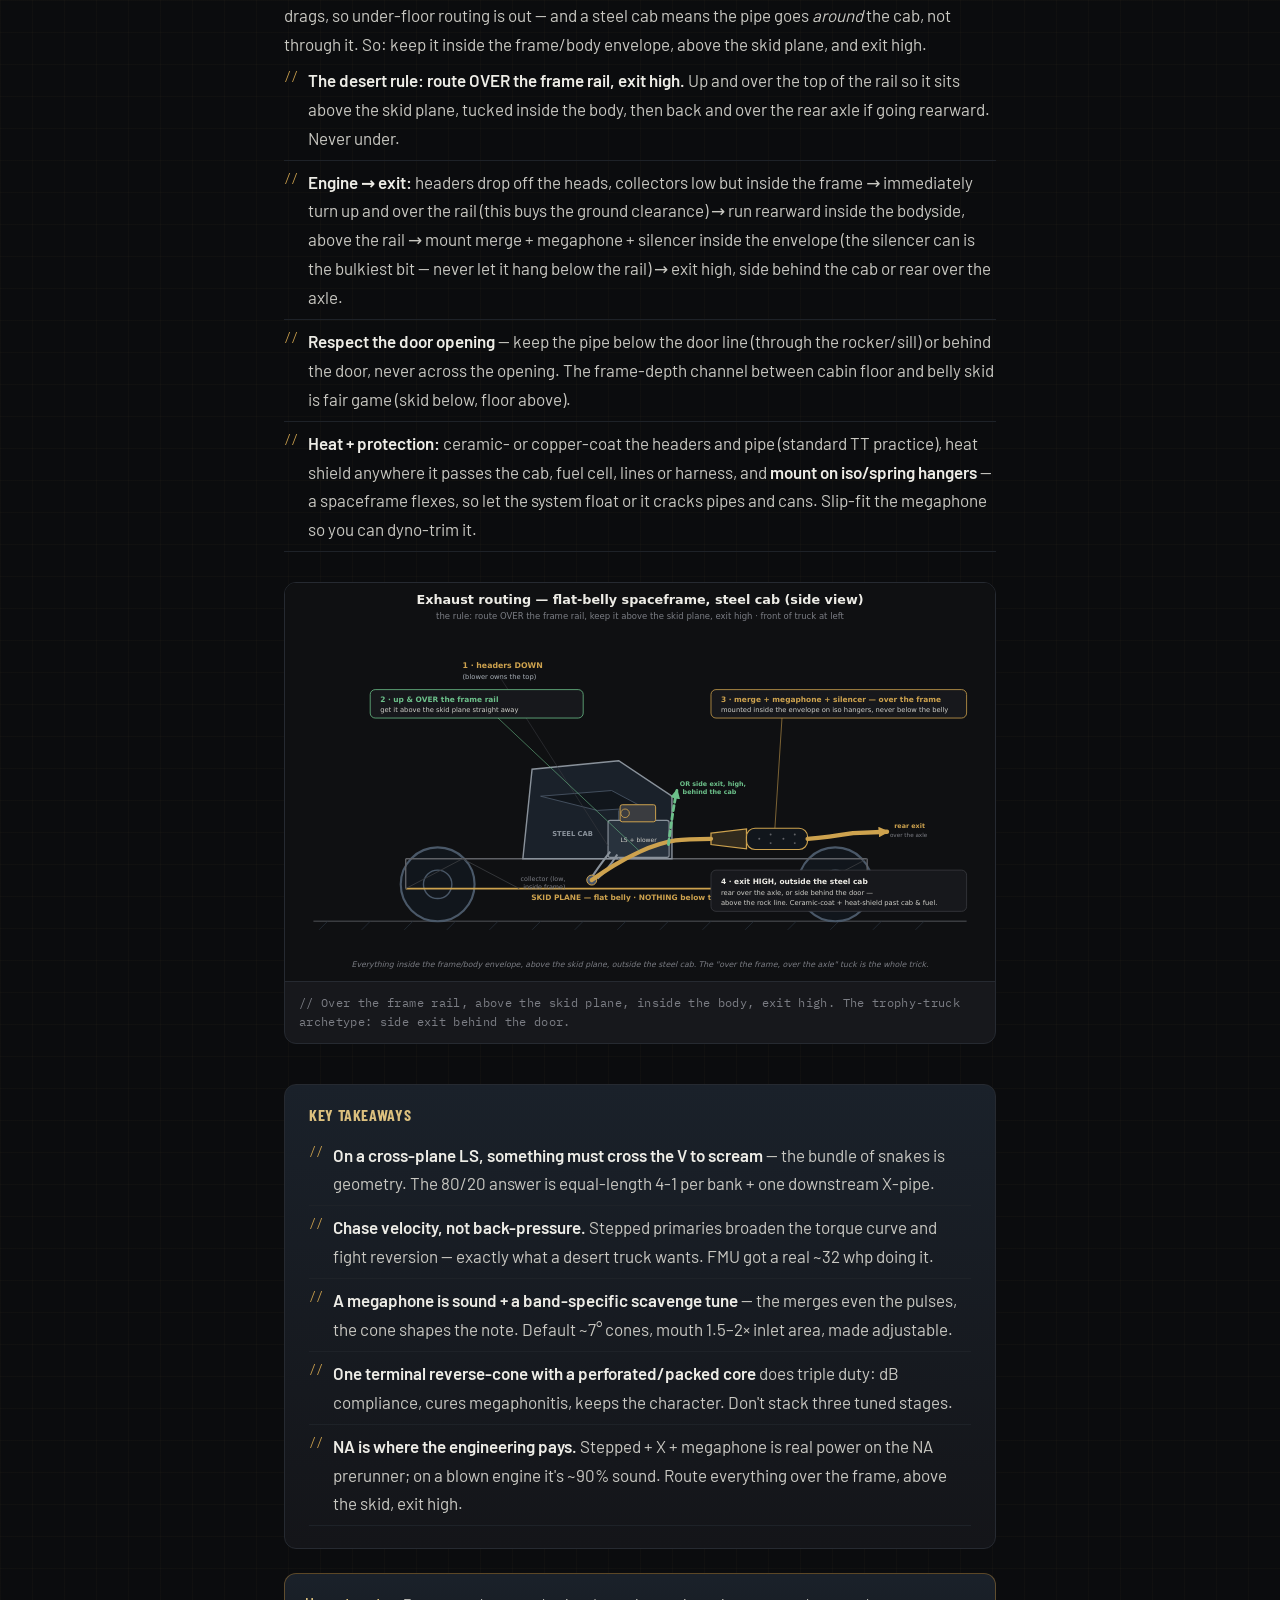
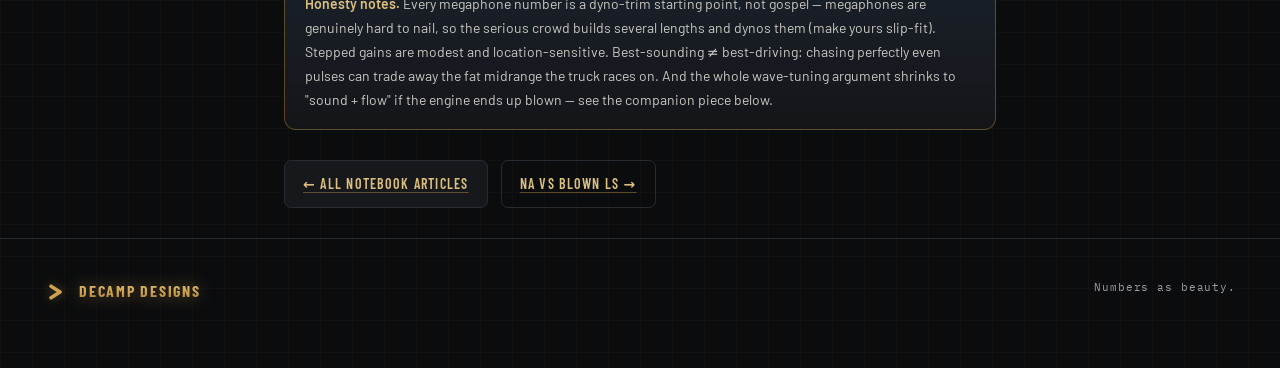
<file: notebook/ls-exhaust.html>
<!DOCTYPE html>
<html lang="en-AU">
<head>
<meta charset="UTF-8">
<meta name="viewport" content="width=device-width, initial-scale=1.0">
<meta name="theme-color" content="#0f1012">
<title>The LS exhaust howl — Engineering Notebook | Decamp Designs</title>
<meta name="description" content="Why a cross-plane LS burbles instead of screams, and how to build a stepped, megaphone-tuned, spaceframe-routed exhaust that broadens the torque curve a naturally aspirated desert truck actually races on.">
<meta name="robots" content="noindex,nofollow">
<meta property="og:type" content="article">
<meta property="og:title" content="The LS exhaust howl">
<meta property="og:description" content="Firing order to reverse cone — the complete exhaust engineering for a naturally aspirated trophy-truck LS.">
<meta property="og:image" content="../assets/icons/icon-512.png">
<link rel="icon" href="../favicon.svg" type="image/svg+xml">
<link rel="manifest" href="../manifest.json">
<link href="../assets/fonts/fonts.css" rel="stylesheet">
<link href="../assets/css/studio.css" rel="stylesheet">
<script>document.documentElement.classList.add('js');</script>
</head>
<body class="v-desert">
<div class="progress-bar" aria-hidden="true"></div>
<a class="skip" href="#main">Skip to content</a>

<header class="site">
  <div class="wrap bar">
    <a class="brand" href="../index.html" aria-label="Decamp Designs home">
      <svg class="chev" viewBox="0 0 512 512" aria-hidden="true"><defs><linearGradient id="hc" x1="0" y1="0" x2="0" y2="1"><stop offset="0" stop-color="#dcc07e"/><stop offset=".5" stop-color="#cda24e"/><stop offset="1" stop-color="#8a6a2e"/></linearGradient></defs><path d="M150 132 L342 256 L150 380" fill="none" stroke="url(#hc)" stroke-width="74" stroke-linecap="round" stroke-linejoin="round"/></svg>
      <span class="word">Decamp Designs</span>
    </a>
    <nav class="site" aria-label="Primary">
      <a href="index.html">Notebook</a>
      <a href="../trophy-truck.html">Trophy Truck</a>
      <a href="../build-lab.html">Build Lab</a>
      <a class="cta" href="../index.html">Hub</a>
    </nav>
  </div>
</header>

<main id="main">
  <article class="wrap article">
    <header class="article-head">
      <a href="index.html" class="eyebrow" style="text-decoration:none">← Engineering Notebook</a>
      <h1 data-split>The LS exhaust howl</h1>
      <p class="dek">Why a cross-plane LS <em>burbles</em> instead of screams, and how to build a stepped,
        megaphone-tuned, spaceframe-routed exhaust that broadens the torque curve a naturally aspirated
        desert truck actually races on — from firing order to reverse cone, with honest dyno-trim caveats
        throughout.</p>
      <div class="article-meta">
        <span class="tag vert">trophy-truck</span>
        <span class="tag">ls-v8</span><span class="tag">exhaust</span><span class="tag">megaphone</span><span class="tag">stepped-pipe</span><span class="tag">naturally-aspirated</span>
        <span class="confidence">⚑ Sizing = dyno-trim starting points, not gospel</span>
      </div>
    </header>

    <div class="prose">
      <h2>1 · The firing order, and why it won't scream</h2>
      <p>The LS firing order is <b>1-8-7-2-6-5-4-3</b> (the "4/7 swap" off the old small-block's
        1-8-4-3-6-5-7-2). Bank 1 (left) is cylinders <b>1·3·5·7</b>; Bank 2 (right) is <b>2·4·6·8</b>. It's a
        90° cross-plane crank, so the <em>whole engine</em> fires perfectly evenly — once every 90°. The
        unevenness lives only <em>inside each bank</em>.</p>
      <ul>
        <li>Pull Bank 1 out alone and it fires at 0 / 180 / 450 / 630 → gaps of <b>180°, 270°, 180°, 90°</b>.</li>
        <li>Bank 2 fires at 90 / 270 / 360 / 540 → gaps of <b>180°, 90°, 180°, 270°</b>.</li>
        <li>That <b>90° back-to-back pair then a long wait</b> is the burble. A scream is <em>evenly-spaced</em> pulses; a burble is uneven ones.</li>
        <li>So a normal 4-into-1-per-bank header on a cross-plane V8 <b>can never scream</b> — the collector is fed an uneven drumbeat.</li>
        <li>A <b>flat-plane crank</b> (180° throws) makes each bank fire evenly at 180° — which is why Ferraris and race V8s scream on simple per-bank headers with no crossover.</li>
      </ul>
      <figure>
        <img loading="lazy" decoding="async" src="schematics/ls-firing-pulse-timing.svg" alt="Timing diagram of the LS firing order showing each bank's exhaust pulses at 0/180/450/630 and 90/270/360/540 degrees, with the uneven 180/270/180/90 gaps that produce the cross-plane burble.">
        <figcaption>// Per-bank pulse timing: the uneven 180°/270°/180°/90° spacing is the burble. Geometry, not bad fabrication.</figcaption>
      </figure>

      <h2>2 · The bundle of snakes — and the honest fork</h2>
      <p>To feed a collector an <em>even</em> pulse train on a cross-plane crank you have to <b>regroup cylinders
        across both banks</b> — no single bank is even on its own. The only even groupings are
        <b>Collector A = {1, 4, 6, 7}</b> (0/180/360/540) and <b>Collector B = {2, 3, 5, 8}</b> (90/270/450/630).
        In Collector A, 1 and 7 live on the left while 4 and 6 live on the right — so the equal-length tubes
        must cross the V. <em>That</em> cross-bank routing <b>is</b> the "bundle of snakes" — the geometric
        price, not arbitrary ugliness.</p>
      <blockquote>The brutal fork: <b>even pulses + zero crossover ⇒ flat-plane crank.</b> Cross-plane crank ⇒
        <b>something must cross.</b> Everything else is choosing <em>what</em> crosses, and <em>where</em>.</blockquote>
      <p>A different firing order won't save you (only flat-plane geometry makes a bank even), and a true
        8-into-1 is even at 90° on either crank but merges both banks by definition — so it crosses too.</p>

      <h2>3 · The smart-money answer (why the X-pipe wins)</h2>
      <p>The sweet spot, and what to build first: a tidy <b>equal-length 4-into-1 per bank, routed down and
        out, then one X-pipe</b> (or a single low merged collector) downstream. It's cleverer than it looks —
        Bank 2's pulse train is just Bank 1's shifted 90°, so joining them downstream literally rejoins the two
        halves of the even 90° whole-engine train. Call it 80% of the sound for 20% of the mess, and it keeps
        the <b>midrange Finke actually lives in</b>.</p>
      <ul>
        <li><b>Keep primaries equal length</b> — that's what preserves the even firing to the collector; unequal lengths smear the timing and muddy everything.</li>
        <li>For a <em>true</em> even scream, accept the trades: a <b>flat-plane crank</b> (clean 4-1 per side, no crossover — but $$$, a rebalance and real high-frequency buzz), or a CAD'd <b>equal-length 180° / 8-into-1 crossover routed low</b> through the chassis tunnel.</li>
        <li><b>NA vs blown:</b> a turbo would kill the scream (it's a giant muffler that eats pulse energy); a blower keeps the exhaust open so the scream survives, but layers whine over the top.</li>
      </ul>

      <h2>4 · Stepped primaries — velocity, not back-pressure</h2>
      <p>The Fluid MotorUnion playbook in one line: <b>don't chase back-pressure — keep gas velocity high while
        minimising resistance.</b> That's why you step diameters instead of just going bigger. A stepped pipe
        does three jobs at once:</p>
      <ul>
        <li><b>Velocity</b> — a small section off the head keeps speed up (keep the first ~15–20 cm the smallest ID that doesn't choke the top end).</li>
        <li><b>Scavenge</b> — at each step the diameter increase reflects a <b>rarefaction (suction) wave</b> back toward the cylinder to help draw it out during overlap.</li>
        <li><b>Anti-reversion</b> — the step <b>shoulder</b> resists reversion. The "right-angle" step is legit; the shoulder is doing the work.</li>
      </ul>
      <p>Two knobs, kept separate: <b>how abrupt</b> (a sharp square step = one strong, narrow-band pulse + strongest
        anti-reversion; a gradual taper = weaker but broader) and <b>where it sits</b> (closer to the valve = wave
        back sooner = higher rpm; farther out = lower rpm). FMU netted a real <b>~32 wheel-hp</b> on a C6
        Corvette with stepped sections, placed megaphones and a rethought crossover; a third-gen Camaro LS3 swap
        went 392 whp on long-tubes to a velocity-stepped rebuild (narrowing to 2.75" where velocity demanded,
        back to 3" where volume mattered, plus a merge X and megaphone sections).</p>
      <figure>
        <img loading="lazy" decoding="async" src="schematics/stepped-primary-wave-concept.svg" alt="Diagram of a stepped exhaust primary showing the suction (rarefaction) wave reflected back at the diameter step and the anti-reversion shoulder.">
        <figcaption>// The step reflects a suction wave back to scavenge, and its shoulder blocks reversion. Stepping broadens the curve — it doesn't lift the peak.</figcaption>
      </figure>
      <p>Stepped <b>broadens</b> the curve rather than raising the peak — "robbing rpm you don't use to feed rpm
        you do." On a big-displacement, high-rpm engine (an LS qualifies) that pays, and for a desert truck a
        broader band is a feature, not a bug. The magnitude is modest and the step must be precisely sized and
        located — a bolt-on anti-reversion collar can do nothing or even hurt. Get a starting point from Burns
        Stainless specs, then dyno-develop rpm-by-rpm.</p>

      <h2>5 · What a megaphone actually does (and doesn't)</h2>
      <p>A megaphone is a <b>diverging cone</b>: a pressure pulse hitting the expansion reflects back as a
        suction wave; timed into overlap it helps scavenge for a power bump in a <em>specific</em> rpm band. It
        also smooths the pressure waveform (softer edges, less thud) and gives the open, building race-howl.</p>
      <ul>
        <li>What it is: <b>sound character + a band-specific scavenge tune.</b> What it isn't: a fix for the
          cross-plane uneven <em>timing</em> — that's set by firing order. The <b>merges do the evening; the
          megaphone shapes how it sounds.</b></li>
        <li>A <b>reverse-cone megaphone</b> reflects a <em>compression</em> wave instead — it "plugs" the cylinder
          at the end of overlap (broadens the band) and tames the open blare; often the smarter terminal piece
          for a road-registered truck.</li>
        <li><b>Don't stack three hard tuned stages</b> — two bank megaphones plus a final megaphone is three
          reflection sources that fight and smear. Make the bank collectors the one tuned stage; let the final
          element be a gentle expansion + silencer.</li>
        <li><b>NA vs blown:</b> on a blower this is ~90% sound and flow (the blower forces filling); on the NA
          prerunner the megaphone is worth dyno-developing for real torque-curve shaping.</li>
      </ul>

      <h2>6 · The three numbers that define a megaphone</h2>
      <ul>
        <li><b>Cone angle (included):</b> the experimentally-derived "most efficient" figure is <b>~7–8°</b> — the
          default. Gentler/longer = milder wave over a broader band; steeper/shorter = stronger but peakier and
          louder. A desert truck wanting fat, wide torque stays <b>gentle (~6–8°)</b>; a short steep cone is a
          top-end peak-chaser and the source of <b>"megaphonitis"</b> (a low-rpm flat spot).</li>
        <li><b>Area ratio (mouth ÷ inlet):</b> for a 4-stroke the mouth is <b>1.5× to 2.5×</b> the inlet area
          (<em>not</em> the ~6× of a two-stroke). 1.5× biases low-end, 2.5× biases top-end.</li>
        <li><b>Length:</b> <code>L = (D_mouth − D_inlet) ÷ (2 × tan(½ angle))</code>. Separately, the
          <em>effective/tuned</em> length (valve to the cone's reflection point) sets <em>which rpm</em> the
          returned suction wave helps — longer = lower rpm. Build it <b>slip-fit adjustable</b> to move on the dyno.</li>
      </ul>
      <p><b>Worked example</b> for a 2.75" collector outlet (area ≈ 5.9 in²): at 2× area → mouth ≈ <b>3.9"</b>,
        about <b>8" long at 8°</b> (≈ 11" at 6°); at 1.5× area → mouth ≈ 3.4", a shorter cone with more low-end
        bias. So a per-bank megaphone in the order of <b>2.75" in → ~3.4–3.9" mouth → ~8–11" long at 6–8°</b> —
        starting points to dyno-trim, not gospel.</p>
      <figure>
        <img loading="lazy" decoding="async" src="schematics/megaphone-construction-diagram.svg" alt="Construction diagram of a megaphone cone frustum unrolled to an annular sector, showing inner radius, outer radius and sector angle, plus the length formula.">
        <figcaption>// A cone frustum unrolls to an annular sector — develop the flat pattern, roll, weld. The formula gives the length from inlet, mouth and angle.</figcaption>
      </figure>

      <h2>7 · The terminal reverse cone, and getting legal</h2>
      <p>In this layout the per-bank cones feed the merge, and the <b>reverse cone lives at the terminal, after
        the merge.</b> It tapers back down to a smaller outlet, reflects a compression wave, and tames the blare.</p>
      <ul>
        <li><b>Pure tuned version:</b> nothing inside — peaky and loud.</li>
        <li><b>Street/desert version (what you want):</b> a <b>perforated core + packing</b> (mineral/stainless
          wool) inside the reverse-cone can. It silences for dB <em>and</em> cures megaphonitis (fills the
          low-rpm flat spot). One terminal element that keeps the character, passes tech, and survives the drive.</li>
        <li><b>dB limits are real</b> — Finke and SA road rego both have noise limits; a bare open megaphone will
          almost certainly fail and be brutal on a long drive. Plan a straight-through perforated silencer
          (~3–3½" core) from the start. (Allen Motorsports' quiet F100 ran 180° headers + <em>multiple</em>
          mufflers + copper coat — the quiet path is mufflers, not an open pipe.)</li>
      </ul>
      <figure>
        <img loading="lazy" decoding="async" src="schematics/ls-exhaust-stage-map.svg" alt="Stage map of the LS exhaust from primaries through the bank megaphone, the merge, to the final straight-through silencer, with ballpark pipe sizes.">
        <figcaption>// The full stage map: ~1⅞" equal-length primaries → gentle 5–8° bank megaphone → 3–3½" merge → straight-through silencer.</figcaption>
      </figure>
      <p><b>Building the cone:</b> best is to develop the flat pattern (a frustum unrolls to an annular sector),
        cut from sheet, roll, tack, check round, weld and grind; the budget way is to slit a straight tube and
        hammer-form it in a vice (face the seam down so it disappears inside); or weld up 4–11 equal-length
        sections each one tube-size larger for a faceted "megaphone." Material: <b>304 stainless</b> for desert
        duty, ceramic-coated or wrapped to keep heat out of the cab.</p>

      <h2>8 · Routing it through a steel-cab spaceframe</h2>
      <p>The constraints write the route. The <b>flat belly is the skid plane</b> — anything below the frame line
        drags, so under-floor routing is out — and a steel cab means the pipe goes <em>around</em> the cab, not
        through it. So: keep it inside the frame/body envelope, above the skid plane, and exit high.</p>
      <ul>
        <li><b>The desert rule: route OVER the frame rail, exit high.</b> Up and over the top of the rail so it
          sits above the skid plane, tucked inside the body, then back and over the rear axle if going rearward.
          Never under.</li>
        <li><b>Engine → exit:</b> headers drop off the heads, collectors low but inside the frame → immediately
          turn up and over the rail (this buys the ground clearance) → run rearward inside the bodyside, above
          the rail → mount merge + megaphone + silencer inside the envelope (the silencer can is the bulkiest
          bit — never let it hang below the rail) → exit high, side behind the cab or rear over the axle.</li>
        <li><b>Respect the door opening</b> — keep the pipe below the door line (through the rocker/sill) or behind
          the door, never across the opening. The frame-depth channel between cabin floor and belly skid is fair
          game (skid below, floor above).</li>
        <li><b>Heat + protection:</b> ceramic- or copper-coat the headers and pipe (standard TT practice), heat
          shield anywhere it passes the cab, fuel cell, lines or harness, and <b>mount on iso/spring hangers</b>
          — a spaceframe flexes, so let the system float or it cracks pipes and cans. Slip-fit the megaphone so
          you can dyno-trim it.</li>
      </ul>
      <figure>
        <img loading="lazy" decoding="async" src="schematics/exhaust-routing-diagram.svg" alt="Routing diagram showing the exhaust running over the frame rail, above the skid plane, inside the body, and exiting high behind the cab on a steel-cab spaceframe truck.">
        <figcaption>// Over the frame rail, above the skid plane, inside the body, exit high. The trophy-truck archetype: side exit behind the door.</figcaption>
      </figure>

      <div class="takeaways">
        <h3>Key takeaways</h3>
        <ul>
          <li><b>On a cross-plane LS, something must cross the V to scream</b> — the bundle of snakes is geometry. The 80/20 answer is equal-length 4-1 per bank + one downstream X-pipe.</li>
          <li><b>Chase velocity, not back-pressure.</b> Stepped primaries broaden the torque curve and fight reversion — exactly what a desert truck wants. FMU got a real ~32 whp doing it.</li>
          <li><b>A megaphone is sound + a band-specific scavenge tune</b> — the merges even the pulses, the cone shapes the note. Default ~7° cones, mouth 1.5–2× inlet area, made adjustable.</li>
          <li><b>One terminal reverse-cone with a perforated/packed core</b> does triple duty: dB compliance, cures megaphonitis, keeps the character. Don't stack three tuned stages.</li>
          <li><b>NA is where the engineering pays.</b> Stepped + X + megaphone is real power on the NA prerunner; on a blown engine it's ~90% sound. Route everything over the frame, above the skid, exit high.</li>
        </ul>
      </div>

      <div class="callout-box flag" style="margin-top:24px">
        <p style="margin:0; font-size:14px; color:var(--ink-2)"><b style="color:var(--gold-straw)">Honesty notes.</b>
          Every megaphone number is a dyno-trim starting point, not gospel — megaphones are genuinely hard to
          nail, so the serious crowd builds several lengths and dynos them (make yours slip-fit). Stepped gains
          are modest and location-sensitive. Best-sounding ≠ best-driving: chasing perfectly even pulses can
          trade away the fat midrange the truck races on. And the whole wave-tuning argument shrinks to "sound +
          flow" if the engine ends up blown — see the companion piece below.</p>
      </div>

      <p style="margin-top:30px"><a class="btn" href="index.html">← All Notebook articles</a>
        <a class="btn btn-ghost" href="forced-induction-ls.html" style="margin-left:10px">NA vs blown LS →</a></p>
    </div>
  </article>
</main>

<footer class="site">
  <div class="wrap foot">
    <div><span class="brand" style="font-size:16px"><svg class="chev" width="22" height="22" viewBox="0 0 512 512" aria-hidden="true"><path d="M150 132 L342 256 L150 380" fill="none" stroke="#cda24e" stroke-width="74" stroke-linecap="round" stroke-linejoin="round"/></svg><span class="word">Decamp Designs</span></span></div>
    <div class="meta"><div class="tagline">Numbers as beauty.</div></div>
  </div>
</footer>

<script src="../assets/lib/gsap.min.js"></script>
<script src="../assets/lib/ScrollTrigger.min.js"></script>
<script src="../assets/lib/lenis.min.js"></script>
<script type="module" src="../assets/motion/studio.js"></script>
</body>
</html>
</file>
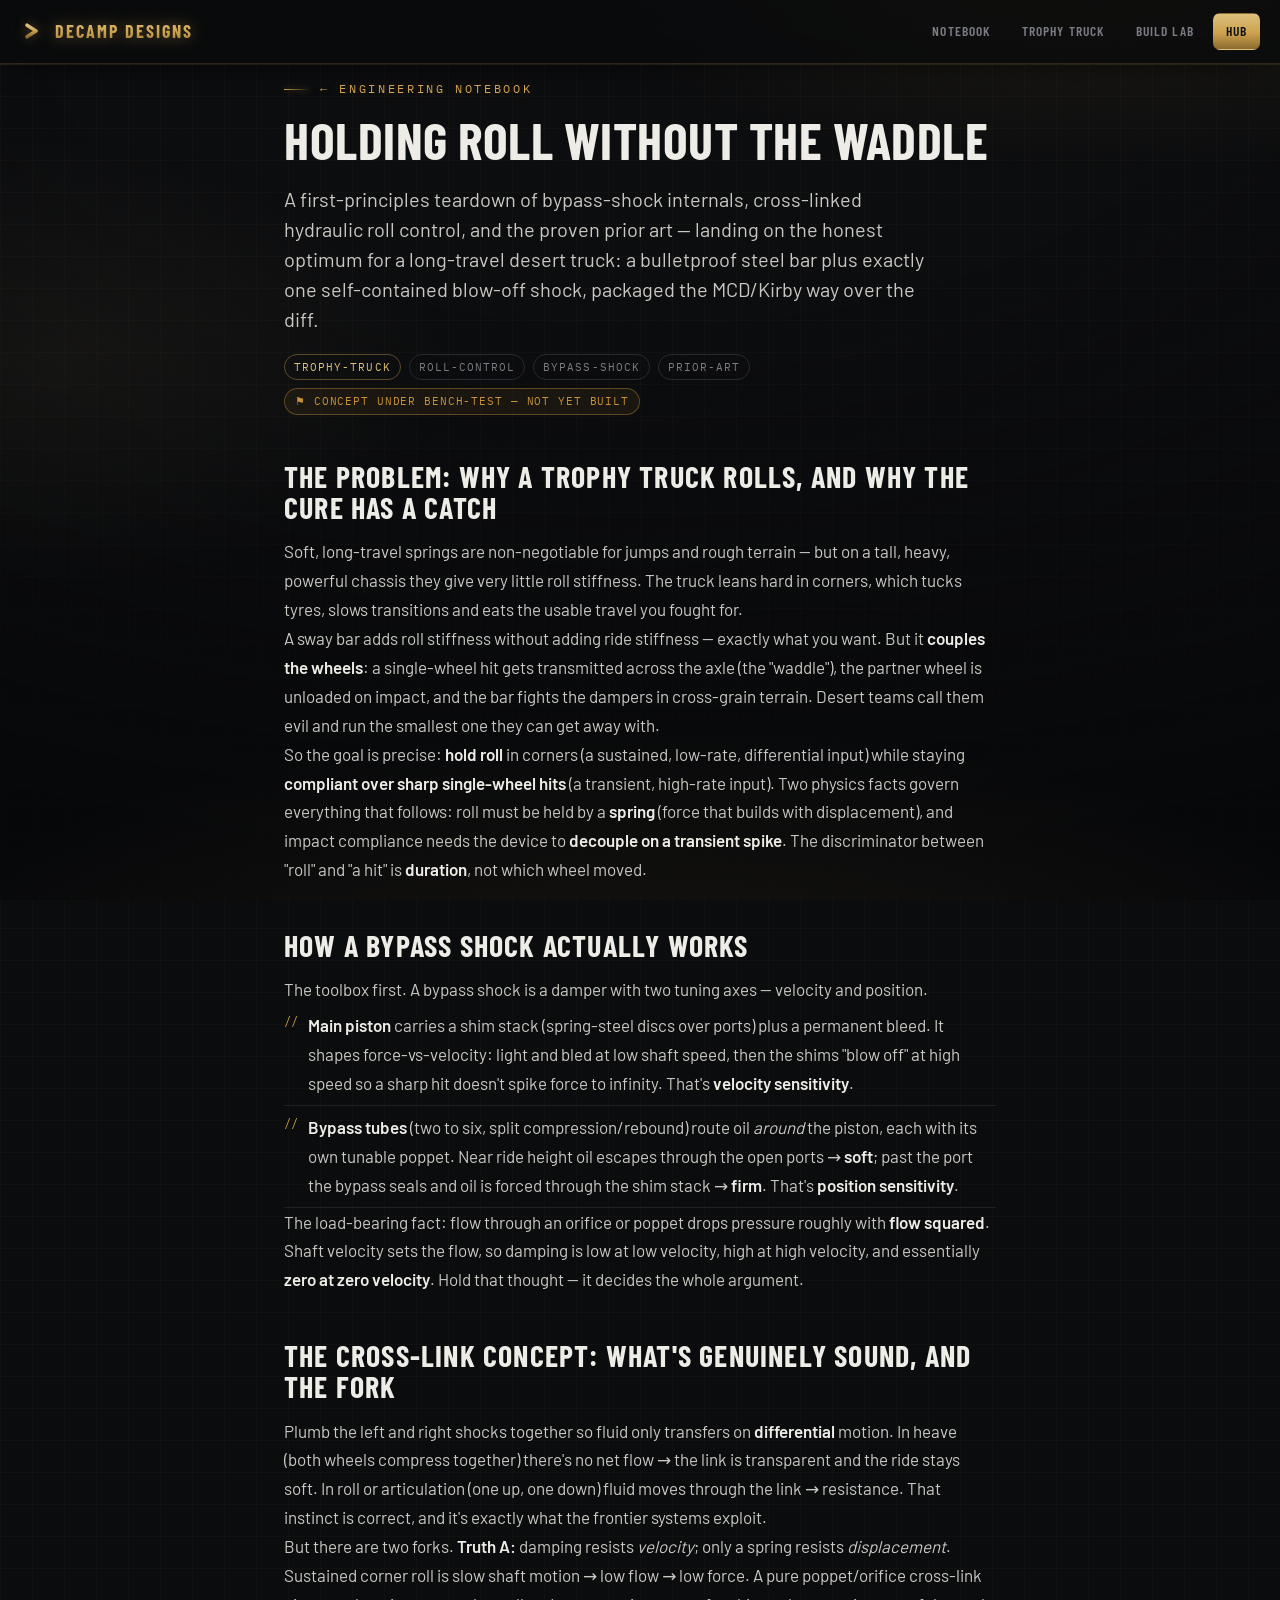
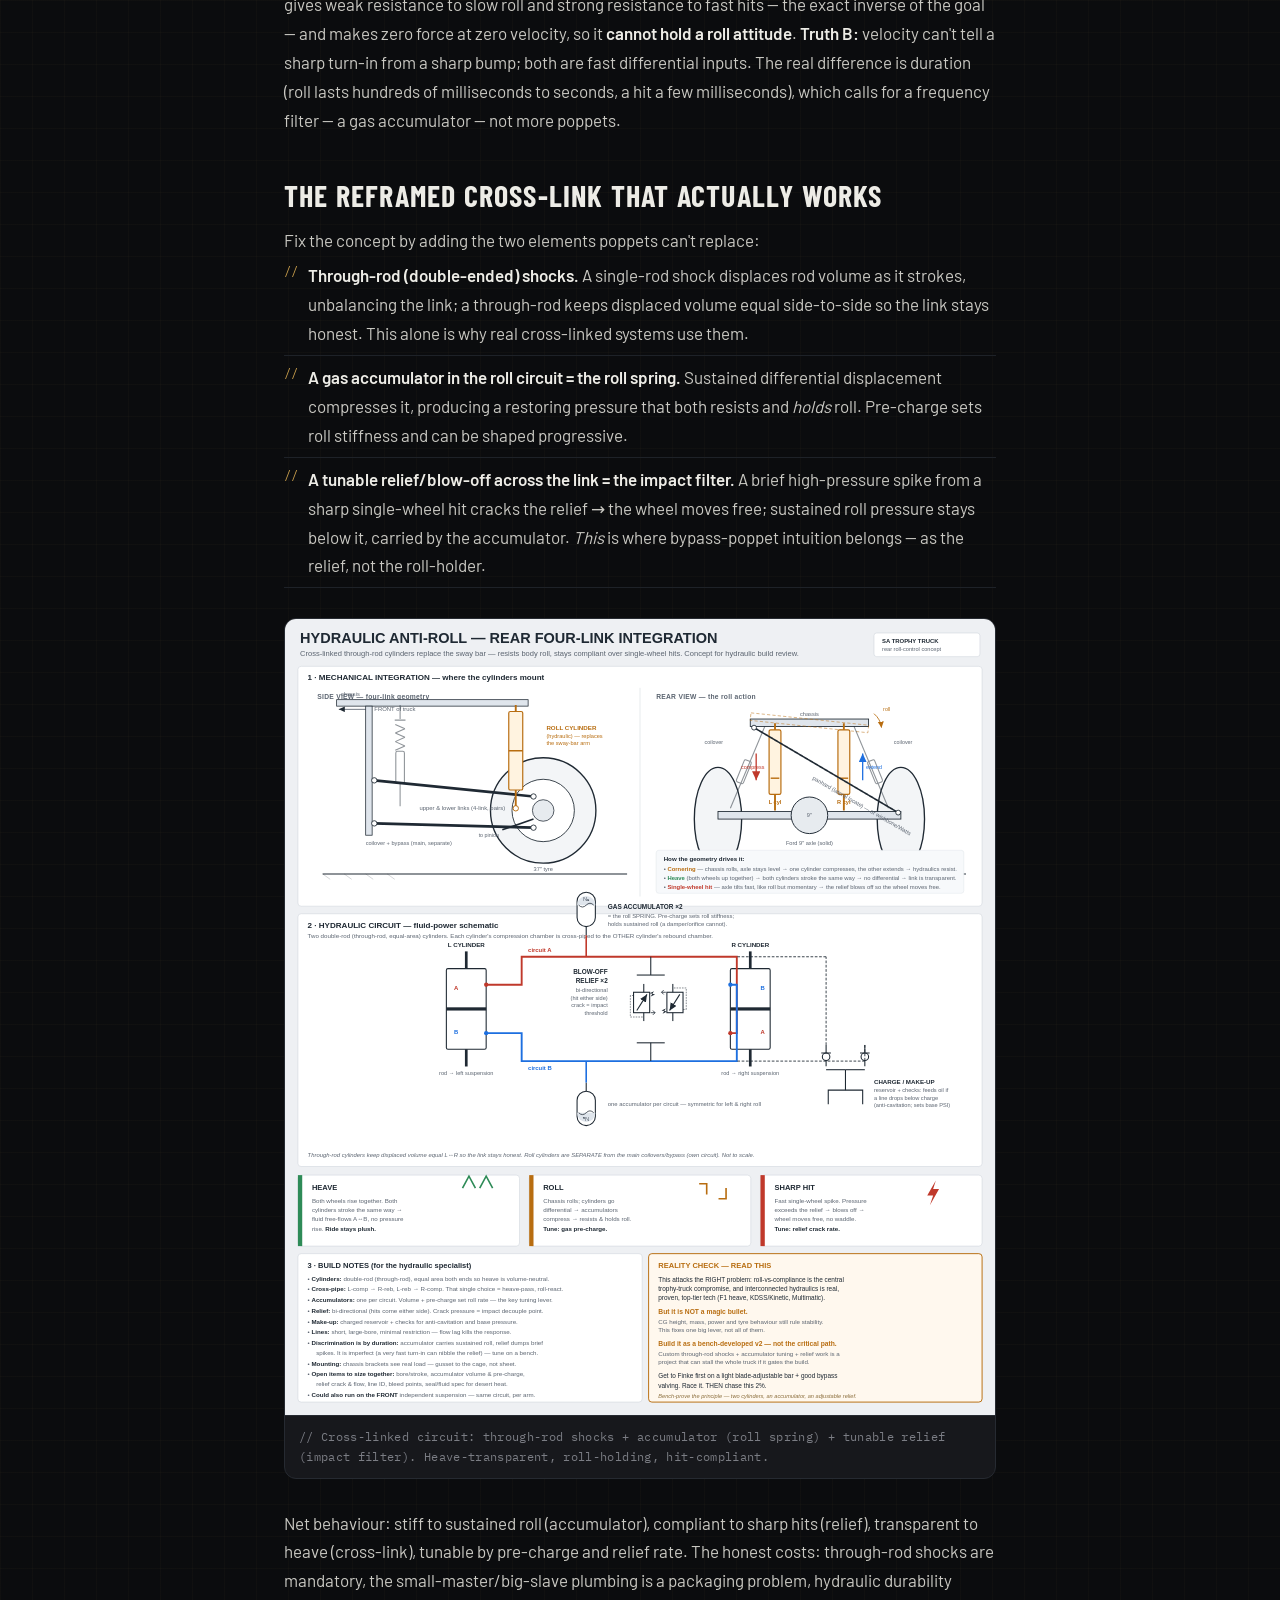
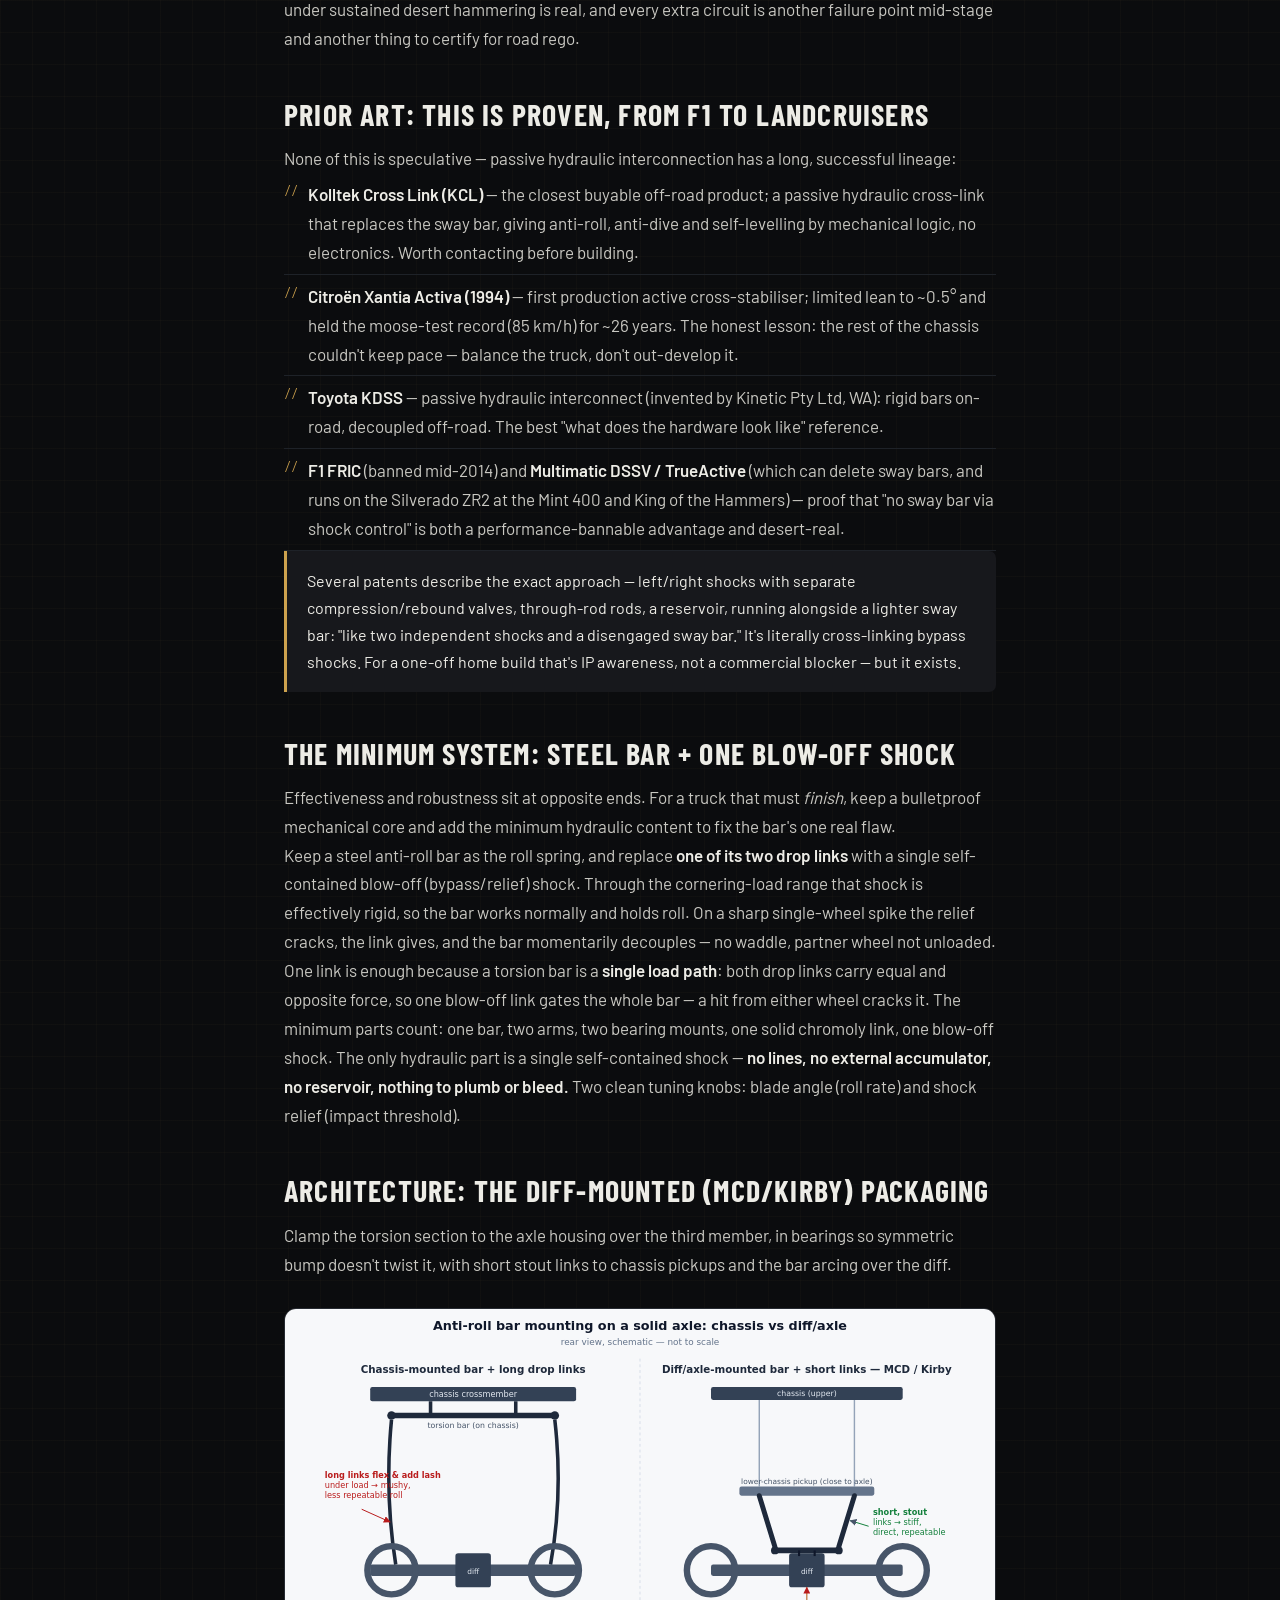
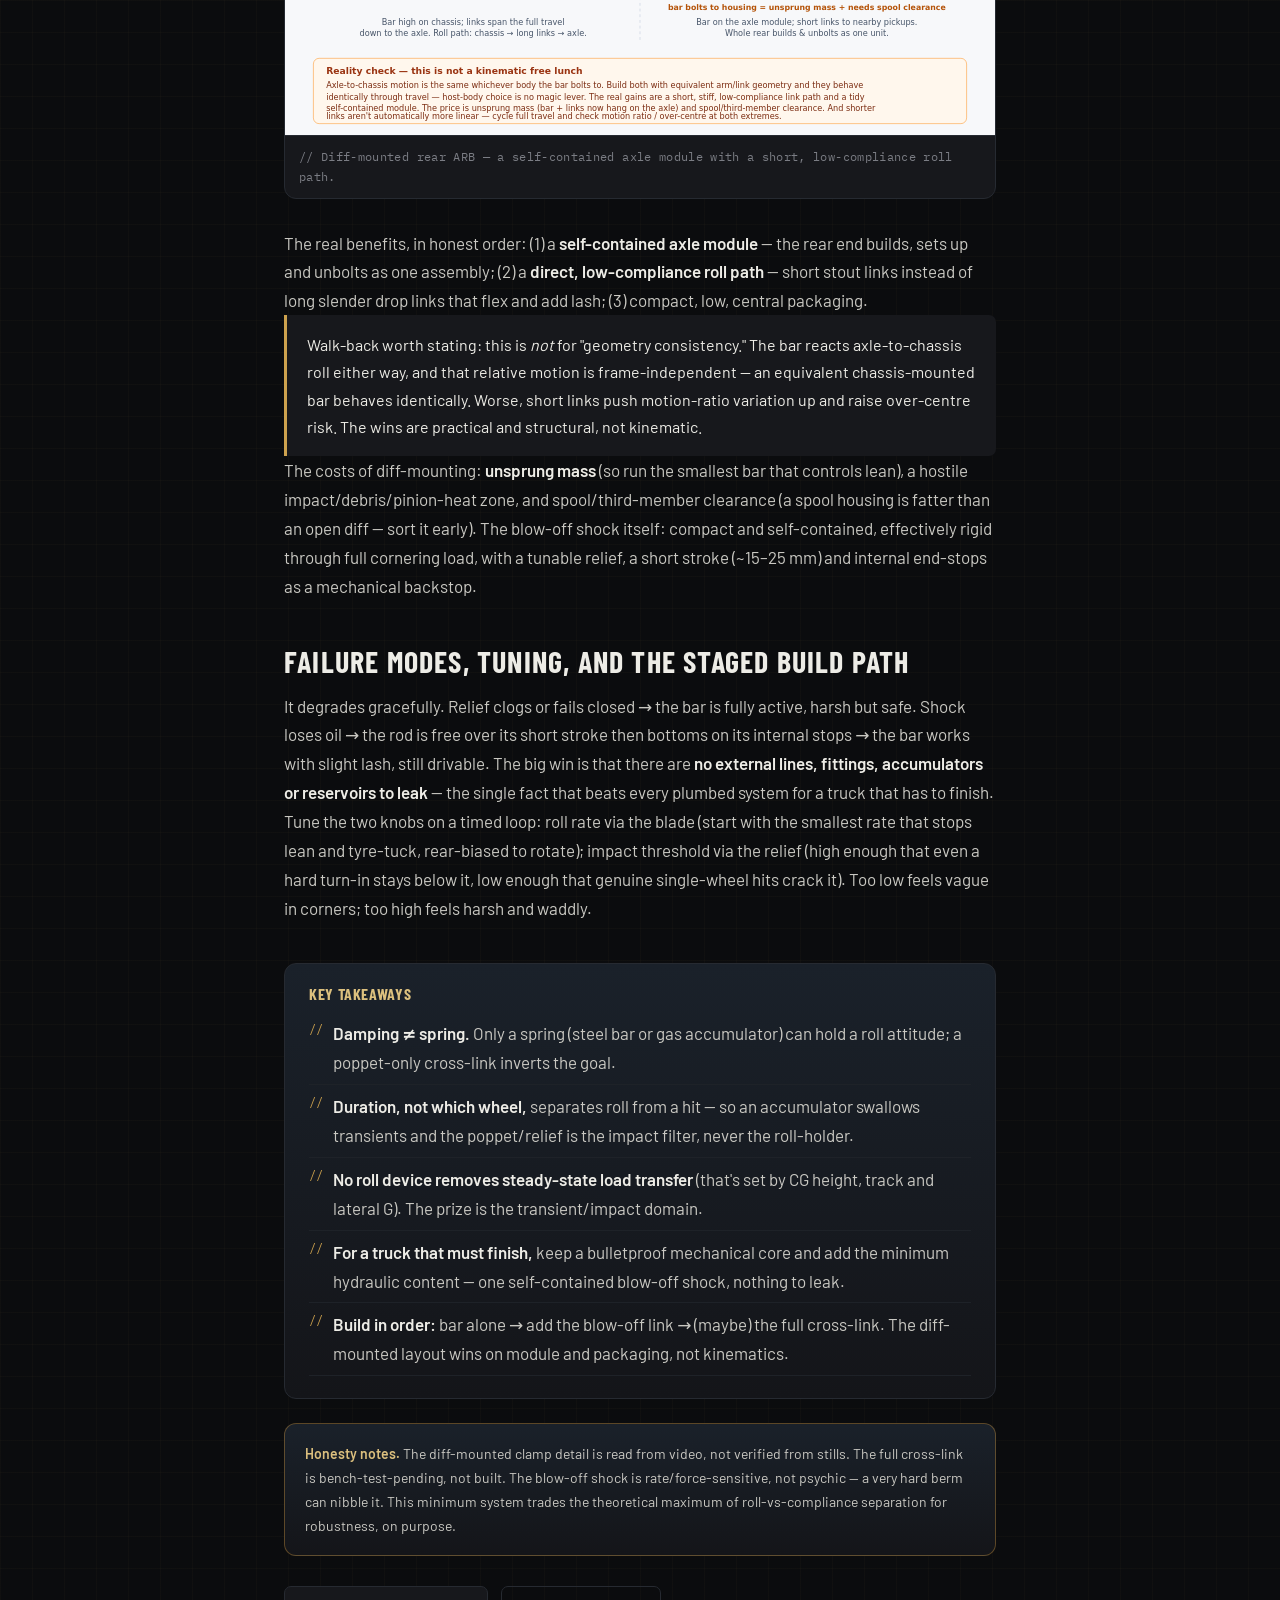
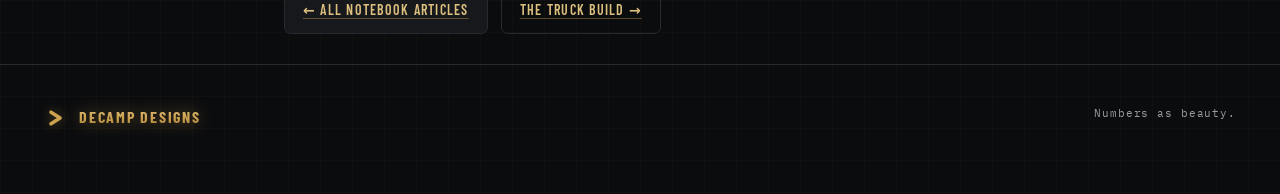
<file: notebook/roll-control.html>
<!DOCTYPE html>
<html lang="en-AU">
<head>
<meta charset="UTF-8">
<meta name="viewport" content="width=device-width, initial-scale=1.0">
<meta name="theme-color" content="#0f1012">
<title>Holding roll without the waddle — Engineering Notebook | Decamp Designs</title>
<meta name="description" content="Bypass-shock internals, cross-linked hydraulic roll control and the proven prior art — landing on the honest optimum for a long-travel desert truck: a steel bar plus exactly one blow-off shock.">
<meta name="robots" content="noindex,nofollow">
<meta property="og:type" content="article">
<meta property="og:title" content="Holding roll without the waddle">
<meta property="og:description" content="The honest minimum hydraulic-assisted anti-roll system for a long-travel desert truck.">
<meta property="og:image" content="../assets/icons/icon-512.png">
<link rel="icon" href="../favicon.svg" type="image/svg+xml">
<link rel="manifest" href="../manifest.json">
<link href="../assets/fonts/fonts.css" rel="stylesheet">
<link href="../assets/css/studio.css" rel="stylesheet">
<script>document.documentElement.classList.add('js');</script>
</head>
<body class="v-desert">
<div class="progress-bar" aria-hidden="true"></div>
<a class="skip" href="#main">Skip to content</a>

<header class="site">
  <div class="wrap bar">
    <a class="brand" href="../index.html" aria-label="Decamp Designs home">
      <svg class="chev" viewBox="0 0 512 512" aria-hidden="true"><defs><linearGradient id="hc" x1="0" y1="0" x2="0" y2="1"><stop offset="0" stop-color="#dcc07e"/><stop offset=".5" stop-color="#cda24e"/><stop offset="1" stop-color="#8a6a2e"/></linearGradient></defs><path d="M150 132 L342 256 L150 380" fill="none" stroke="url(#hc)" stroke-width="74" stroke-linecap="round" stroke-linejoin="round"/></svg>
      <span class="word">Decamp Designs</span>
    </a>
    <nav class="site" aria-label="Primary">
      <a href="index.html">Notebook</a>
      <a href="../trophy-truck.html">Trophy Truck</a>
      <a href="../build-lab.html">Build Lab</a>
      <a class="cta" href="../index.html">Hub</a>
    </nav>
  </div>
</header>

<main id="main">
  <article class="wrap article">
    <header class="article-head">
      <a href="index.html" class="eyebrow" style="text-decoration:none">← Engineering Notebook</a>
      <h1 data-split>Holding roll without the waddle</h1>
      <p class="dek">A first-principles teardown of bypass-shock internals, cross-linked hydraulic roll control,
        and the proven prior art — landing on the honest optimum for a long-travel desert truck: a bulletproof
        steel bar plus exactly one self-contained blow-off shock, packaged the MCD/Kirby way over the diff.</p>
      <div class="article-meta">
        <span class="tag vert">trophy-truck</span>
        <span class="tag">roll-control</span><span class="tag">bypass-shock</span><span class="tag">prior-art</span>
        <span class="confidence">⚑ Concept under bench-test — not yet built</span>
      </div>
    </header>

    <div class="prose">
      <h2>The problem: why a trophy truck rolls, and why the cure has a catch</h2>
      <p>Soft, long-travel springs are non-negotiable for jumps and rough terrain — but on a tall, heavy,
        powerful chassis they give very little roll stiffness. The truck leans hard in corners, which tucks
        tyres, slows transitions and eats the usable travel you fought for.</p>
      <p>A sway bar adds roll stiffness without adding ride stiffness — exactly what you want. But it
        <b>couples the wheels</b>: a single-wheel hit gets transmitted across the axle (the "waddle"), the
        partner wheel is unloaded on impact, and the bar fights the dampers in cross-grain terrain. Desert
        teams call them evil and run the smallest one they can get away with.</p>
      <p>So the goal is precise: <b>hold roll</b> in corners (a sustained, low-rate, differential input) while
        staying <b>compliant over sharp single-wheel hits</b> (a transient, high-rate input). Two physics facts
        govern everything that follows: roll must be held by a <b>spring</b> (force that builds with
        displacement), and impact compliance needs the device to <b>decouple on a transient spike</b>. The
        discriminator between "roll" and "a hit" is <b>duration</b>, not which wheel moved.</p>

      <h2>How a bypass shock actually works</h2>
      <p>The toolbox first. A bypass shock is a damper with two tuning axes — velocity and position.</p>
      <ul>
        <li><b>Main piston</b> carries a shim stack (spring-steel discs over ports) plus a permanent bleed. It
          shapes force-vs-velocity: light and bled at low shaft speed, then the shims "blow off" at high speed
          so a sharp hit doesn't spike force to infinity. That's <b>velocity sensitivity</b>.</li>
        <li><b>Bypass tubes</b> (two to six, split compression/rebound) route oil <em>around</em> the piston,
          each with its own tunable poppet. Near ride height oil escapes through the open ports → <b>soft</b>;
          past the port the bypass seals and oil is forced through the shim stack → <b>firm</b>. That's
          <b>position sensitivity</b>.</li>
      </ul>
      <p>The load-bearing fact: flow through an orifice or poppet drops pressure roughly with <b>flow squared</b>.
        Shaft velocity sets the flow, so damping is low at low velocity, high at high velocity, and essentially
        <b>zero at zero velocity</b>. Hold that thought — it decides the whole argument.</p>

      <h2>The cross-link concept: what's genuinely sound, and the fork</h2>
      <p>Plumb the left and right shocks together so fluid only transfers on <b>differential</b> motion. In
        heave (both wheels compress together) there's no net flow → the link is transparent and the ride stays
        soft. In roll or articulation (one up, one down) fluid moves through the link → resistance. That
        instinct is correct, and it's exactly what the frontier systems exploit.</p>
      <p>But there are two forks. <b>Truth A:</b> damping resists <em>velocity</em>; only a spring resists
        <em>displacement</em>. Sustained corner roll is slow shaft motion → low flow → low force. A pure
        poppet/orifice cross-link gives weak resistance to slow roll and strong resistance to fast hits — the
        exact inverse of the goal — and makes zero force at zero velocity, so it <b>cannot hold a roll
        attitude</b>. <b>Truth B:</b> velocity can't tell a sharp turn-in from a sharp bump; both are fast
        differential inputs. The real difference is duration (roll lasts hundreds of milliseconds to seconds,
        a hit a few milliseconds), which calls for a frequency filter — a gas accumulator — not more poppets.</p>

      <h2>The reframed cross-link that actually works</h2>
      <p>Fix the concept by adding the two elements poppets can't replace:</p>
      <ul>
        <li><b>Through-rod (double-ended) shocks.</b> A single-rod shock displaces rod volume as it strokes,
          unbalancing the link; a through-rod keeps displaced volume equal side-to-side so the link stays
          honest. This alone is why real cross-linked systems use them.</li>
        <li><b>A gas accumulator in the roll circuit = the roll spring.</b> Sustained differential displacement
          compresses it, producing a restoring pressure that both resists and <em>holds</em> roll. Pre-charge
          sets roll stiffness and can be shaped progressive.</li>
        <li><b>A tunable relief/blow-off across the link = the impact filter.</b> A brief high-pressure spike
          from a sharp single-wheel hit cracks the relief → the wheel moves free; sustained roll pressure stays
          below it, carried by the accumulator. <em>This</em> is where bypass-poppet intuition belongs — as the
          relief, not the roll-holder.</li>
      </ul>
      <figure>
        <img loading="lazy" decoding="async" src="schematics/roll-control-cross-link.svg" alt="Schematic of a cross-linked hydraulic roll-control circuit: left and right through-rod shocks plumbed together, a gas accumulator acting as the roll spring on the differential circuit, and a tunable blow-off relief valve as the impact filter.">
        <figcaption>// Cross-linked circuit: through-rod shocks + accumulator (roll spring) + tunable relief (impact filter). Heave-transparent, roll-holding, hit-compliant.</figcaption>
      </figure>
      <p>Net behaviour: stiff to sustained roll (accumulator), compliant to sharp hits (relief), transparent to
        heave (cross-link), tunable by pre-charge and relief rate. The honest costs: through-rod shocks are
        mandatory, the small-master/big-slave plumbing is a packaging problem, hydraulic durability under
        sustained desert hammering is real, and every extra circuit is another failure point mid-stage and
        another thing to certify for road rego.</p>

      <h2>Prior art: this is proven, from F1 to LandCruisers</h2>
      <p>None of this is speculative — passive hydraulic interconnection has a long, successful lineage:</p>
      <ul>
        <li><b>Kolltek Cross Link (KCL)</b> — the closest buyable off-road product; a passive hydraulic
          cross-link that replaces the sway bar, giving anti-roll, anti-dive and self-levelling by mechanical
          logic, no electronics. Worth contacting before building.</li>
        <li><b>Citroën Xantia Activa (1994)</b> — first production active cross-stabiliser; limited lean to
          ~0.5° and held the moose-test record (85 km/h) for ~26 years. The honest lesson: the rest of the
          chassis couldn't keep pace — balance the truck, don't out-develop it.</li>
        <li><b>Toyota KDSS</b> — passive hydraulic interconnect (invented by Kinetic Pty Ltd, WA): rigid bars
          on-road, decoupled off-road. The best "what does the hardware look like" reference.</li>
        <li><b>F1 FRIC</b> (banned mid-2014) and <b>Multimatic DSSV / TrueActive</b> (which can delete sway
          bars, and runs on the Silverado ZR2 at the Mint 400 and King of the Hammers) — proof that "no sway
          bar via shock control" is both a performance-bannable advantage and desert-real.</li>
      </ul>
      <blockquote>Several patents describe the exact approach — left/right shocks with separate
        compression/rebound valves, through-rod rods, a reservoir, running alongside a lighter sway bar:
        "like two independent shocks and a disengaged sway bar." It's literally cross-linking bypass shocks.
        For a one-off home build that's IP awareness, not a commercial blocker — but it exists.</blockquote>

      <h2>The minimum system: steel bar + one blow-off shock</h2>
      <p>Effectiveness and robustness sit at opposite ends. For a truck that must <em>finish</em>, keep a
        bulletproof mechanical core and add the minimum hydraulic content to fix the bar's one real flaw.</p>
      <p>Keep a steel anti-roll bar as the roll spring, and replace <b>one of its two drop links</b> with a
        single self-contained blow-off (bypass/relief) shock. Through the cornering-load range that shock is
        effectively rigid, so the bar works normally and holds roll. On a sharp single-wheel spike the relief
        cracks, the link gives, and the bar momentarily decouples — no waddle, partner wheel not unloaded.</p>
      <p>One link is enough because a torsion bar is a <b>single load path</b>: both drop links carry equal and
        opposite force, so one blow-off link gates the whole bar — a hit from either wheel cracks it. The
        minimum parts count: one bar, two arms, two bearing mounts, one solid chromoly link, one blow-off
        shock. The only hydraulic part is a single self-contained shock — <b>no lines, no external accumulator,
        no reservoir, nothing to plumb or bleed.</b> Two clean tuning knobs: blade angle (roll rate) and shock
        relief (impact threshold).</p>

      <h2>Architecture: the diff-mounted (MCD/Kirby) packaging</h2>
      <p>Clamp the torsion section to the axle housing over the third member, in bearings so symmetric bump
        doesn't twist it, with short stout links to chassis pickups and the bar arcing over the diff.</p>
      <figure>
        <img loading="lazy" decoding="async" src="schematics/diff-mounted-swaybar.svg" alt="Architecture of a diff-housing-mounted rear anti-roll bar: torsion section clamped to the axle housing in bearings, short stout links running up to chassis pickups, the bar arcing over the differential.">
        <figcaption>// Diff-mounted rear ARB — a self-contained axle module with a short, low-compliance roll path.</figcaption>
      </figure>
      <p>The real benefits, in honest order: (1) a <b>self-contained axle module</b> — the rear end builds,
        sets up and unbolts as one assembly; (2) a <b>direct, low-compliance roll path</b> — short stout links
        instead of long slender drop links that flex and add lash; (3) compact, low, central packaging.</p>
      <blockquote>Walk-back worth stating: this is <em>not</em> for "geometry consistency." The bar reacts
        axle-to-chassis roll either way, and that relative motion is frame-independent — an equivalent
        chassis-mounted bar behaves identically. Worse, short links push motion-ratio variation up and raise
        over-centre risk. The wins are practical and structural, not kinematic.</blockquote>
      <p>The costs of diff-mounting: <b>unsprung mass</b> (so run the smallest bar that controls lean), a
        hostile impact/debris/pinion-heat zone, and spool/third-member clearance (a spool housing is fatter
        than an open diff — sort it early). The blow-off shock itself: compact and self-contained, effectively
        rigid through full cornering load, with a tunable relief, a short stroke (~15–25 mm) and internal
        end-stops as a mechanical backstop.</p>

      <h2>Failure modes, tuning, and the staged build path</h2>
      <p>It degrades gracefully. Relief clogs or fails closed → the bar is fully active, harsh but safe. Shock
        loses oil → the rod is free over its short stroke then bottoms on its internal stops → the bar works
        with slight lash, still drivable. The big win is that there are <b>no external lines, fittings,
        accumulators or reservoirs to leak</b> — the single fact that beats every plumbed system for a truck
        that has to finish.</p>
      <p>Tune the two knobs on a timed loop: roll rate via the blade (start with the smallest rate that stops
        lean and tyre-tuck, rear-biased to rotate); impact threshold via the relief (high enough that even a
        hard turn-in stays below it, low enough that genuine single-wheel hits crack it). Too low feels vague
        in corners; too high feels harsh and waddly.</p>

      <div class="takeaways">
        <h3>Key takeaways</h3>
        <ul>
          <li><b>Damping ≠ spring.</b> Only a spring (steel bar or gas accumulator) can hold a roll attitude; a poppet-only cross-link inverts the goal.</li>
          <li><b>Duration, not which wheel,</b> separates roll from a hit — so an accumulator swallows transients and the poppet/relief is the impact filter, never the roll-holder.</li>
          <li><b>No roll device removes steady-state load transfer</b> (that's set by CG height, track and lateral G). The prize is the transient/impact domain.</li>
          <li><b>For a truck that must finish,</b> keep a bulletproof mechanical core and add the minimum hydraulic content — one self-contained blow-off shock, nothing to leak.</li>
          <li><b>Build in order:</b> bar alone → add the blow-off link → (maybe) the full cross-link. The diff-mounted layout wins on module and packaging, not kinematics.</li>
        </ul>
      </div>

      <div class="callout-box flag" style="margin-top:24px">
        <p style="margin:0; font-size:14px; color:var(--ink-2)"><b style="color:var(--gold-straw)">Honesty notes.</b>
          The diff-mounted clamp detail is read from video, not verified from stills. The full cross-link is
          bench-test-pending, not built. The blow-off shock is rate/force-sensitive, not psychic — a very hard
          berm can nibble it. This minimum system trades the theoretical maximum of roll-vs-compliance
          separation for robustness, on purpose.</p>
      </div>

      <p style="margin-top:30px"><a class="btn" href="index.html">← All Notebook articles</a>
        <a class="btn btn-ghost" href="../trophy-truck.html" style="margin-left:10px">The truck build →</a></p>
    </div>
  </article>
</main>

<footer class="site">
  <div class="wrap foot">
    <div><span class="brand" style="font-size:16px"><svg class="chev" width="22" height="22" viewBox="0 0 512 512" aria-hidden="true"><path d="M150 132 L342 256 L150 380" fill="none" stroke="#cda24e" stroke-width="74" stroke-linecap="round" stroke-linejoin="round"/></svg><span class="word">Decamp Designs</span></span></div>
    <div class="meta"><div class="tagline">Numbers as beauty.</div></div>
  </div>
</footer>

<script src="../assets/lib/gsap.min.js"></script>
<script src="../assets/lib/ScrollTrigger.min.js"></script>
<script src="../assets/lib/lenis.min.js"></script>
<script type="module" src="../assets/motion/studio.js"></script>
</body>
</html>
</file>
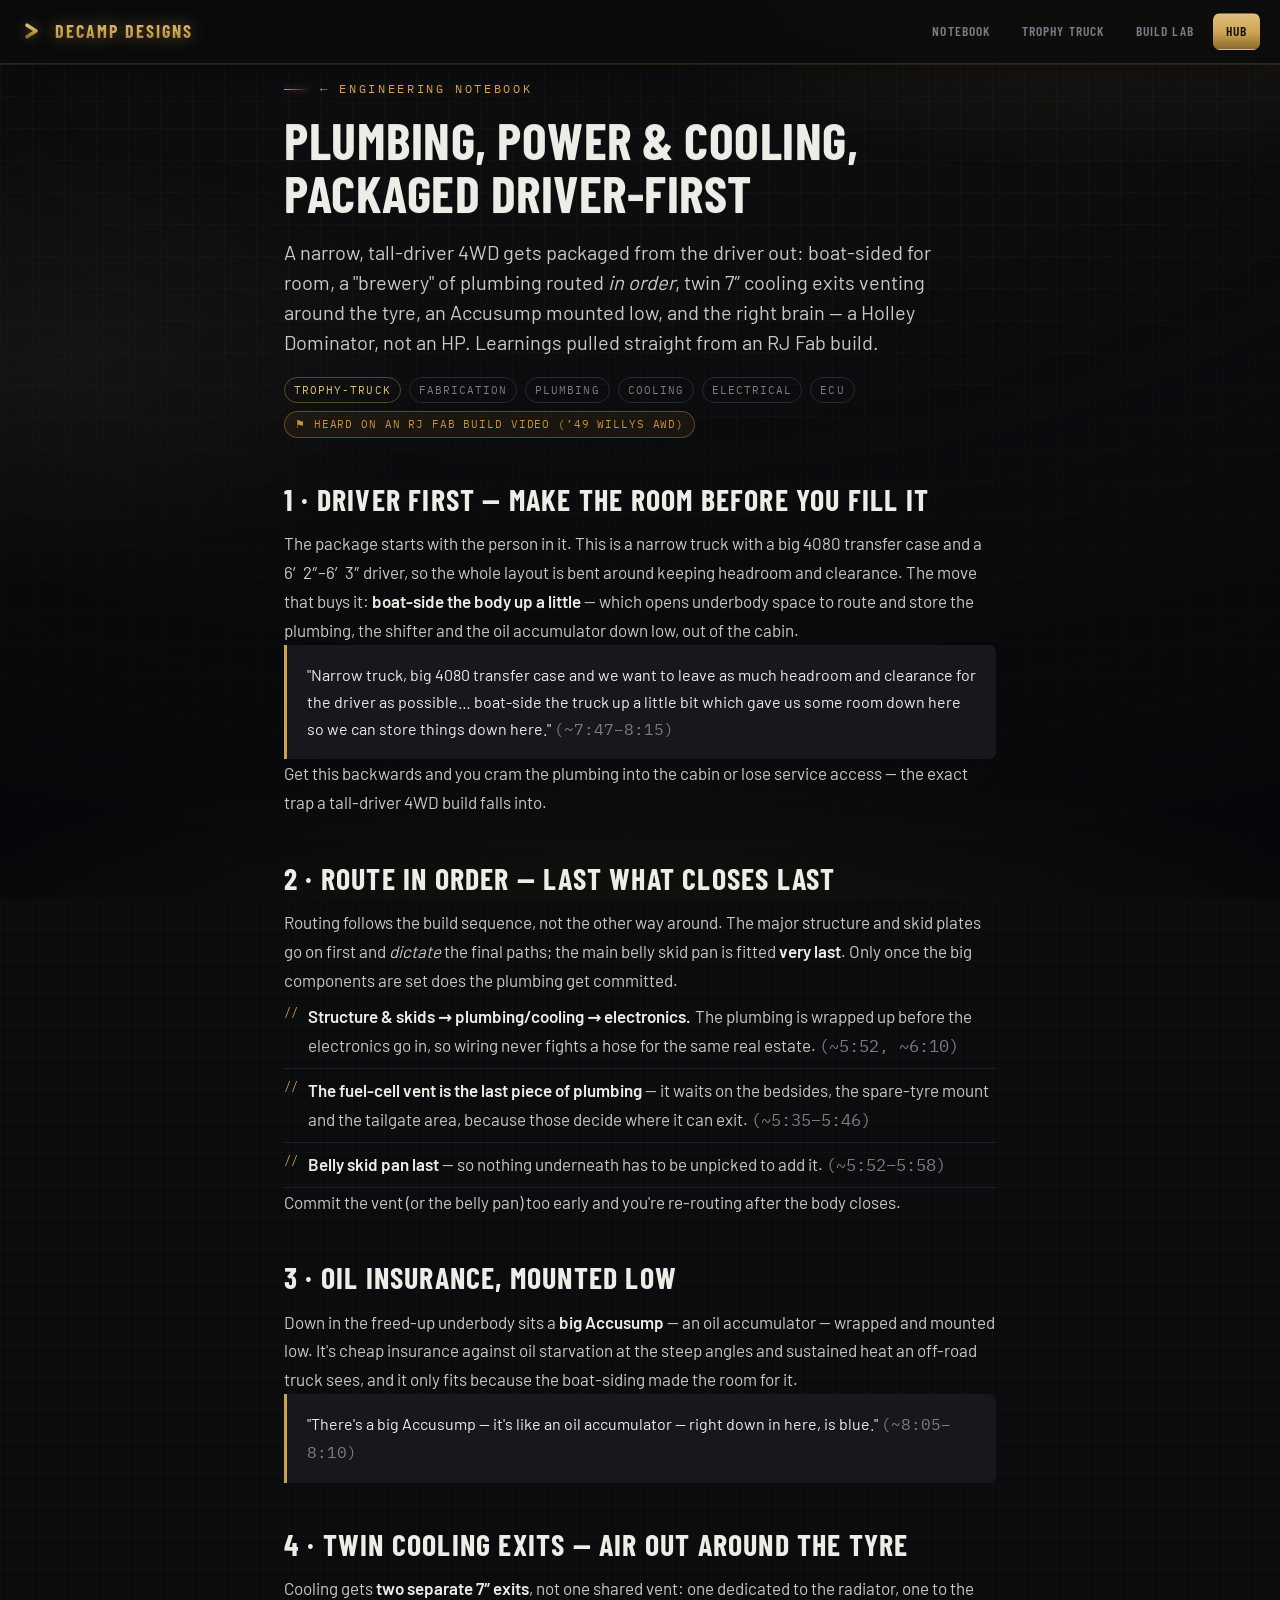
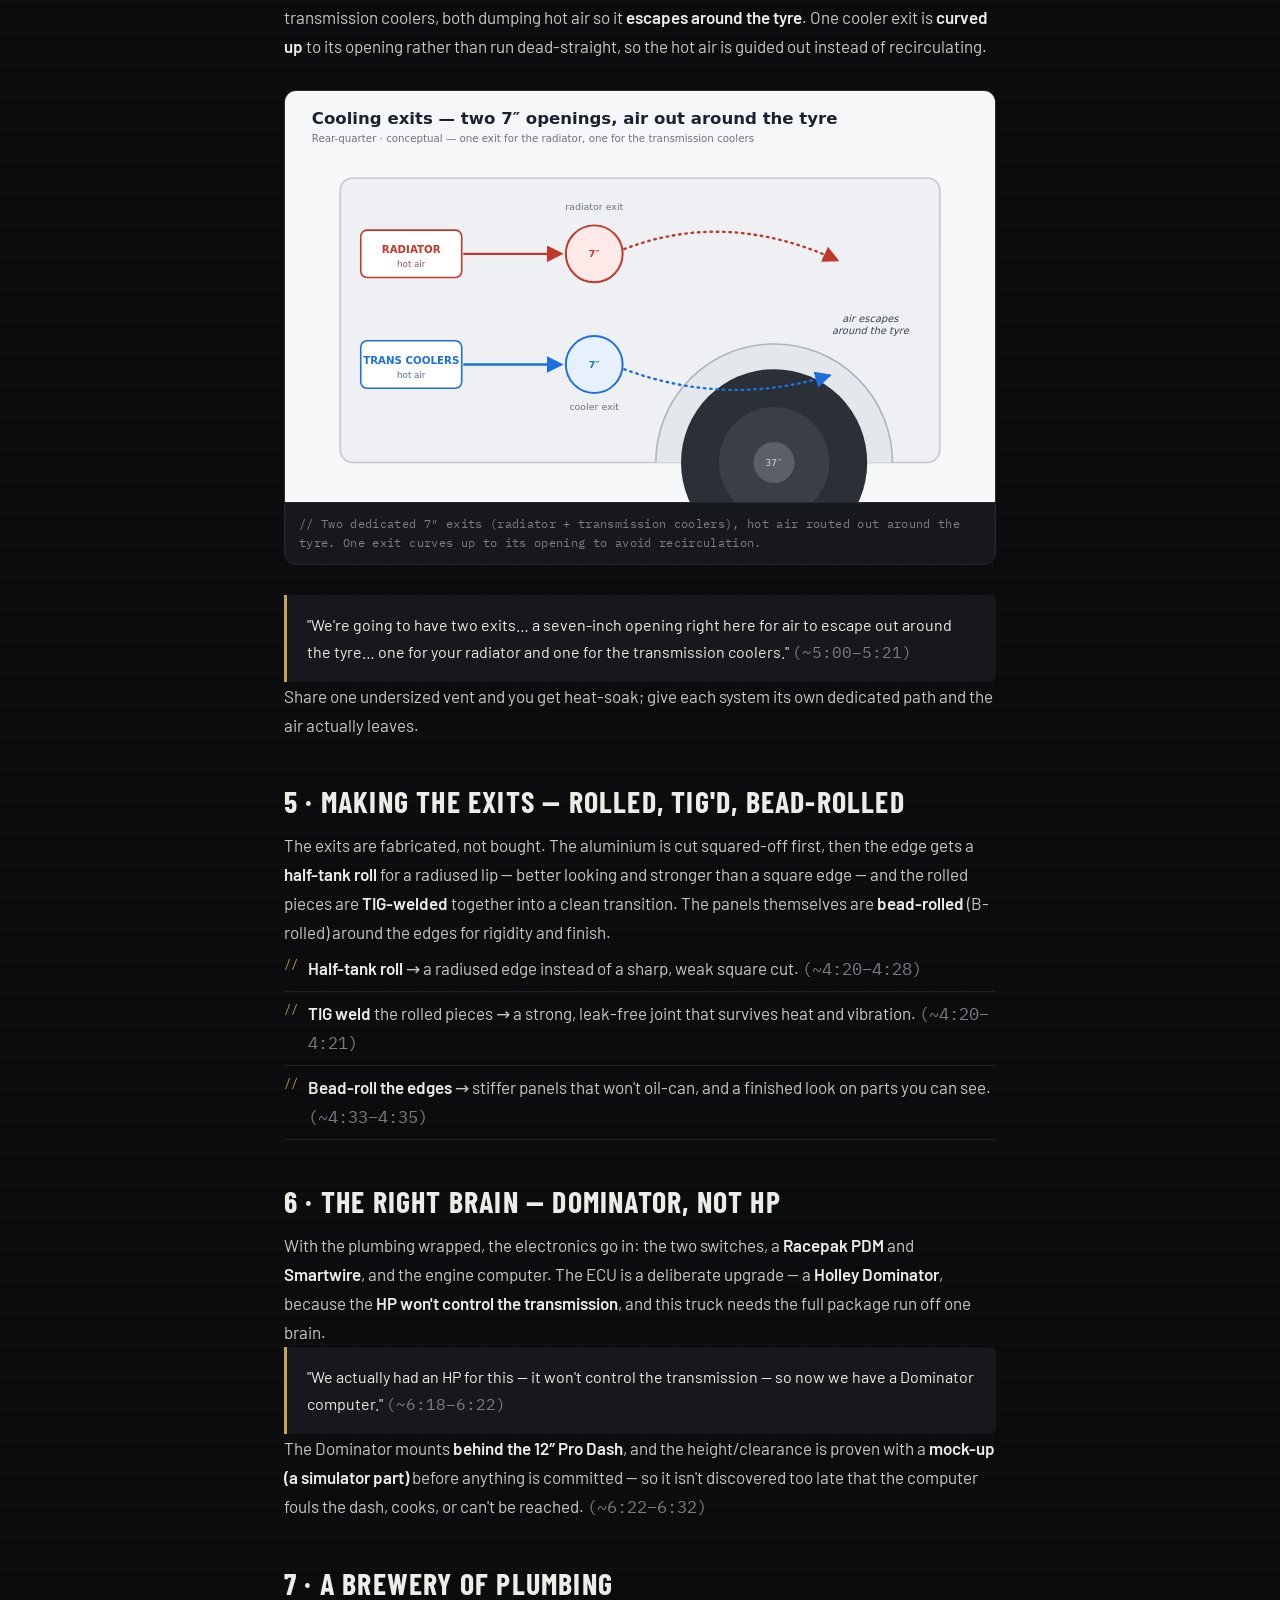
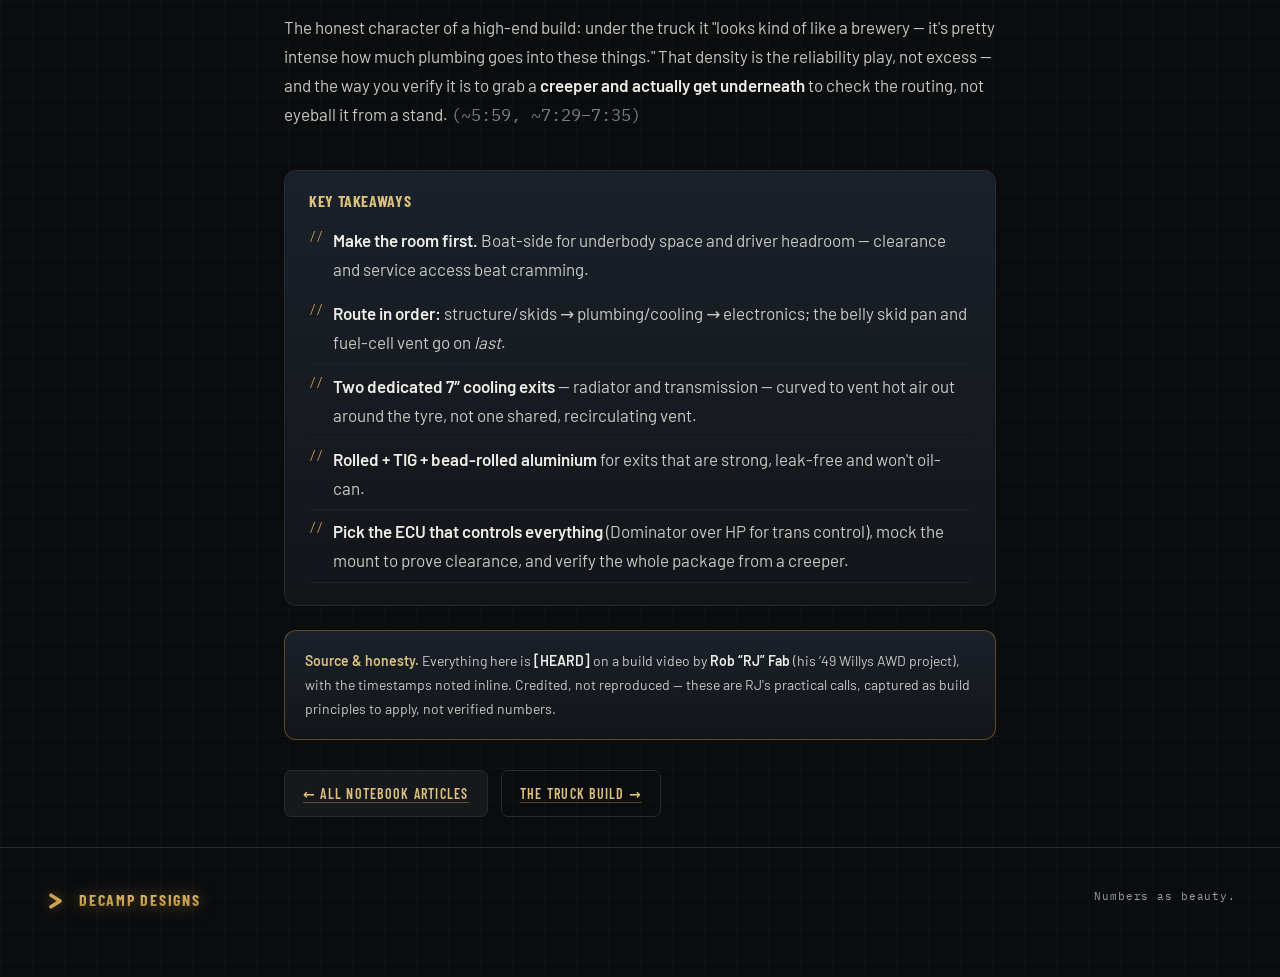
<file: notebook/systems-packaging.html>
<!DOCTYPE html>
<html lang="en-AU">
<head>
<meta charset="UTF-8">
<meta name="viewport" content="width=device-width, initial-scale=1.0">
<meta name="theme-color" content="#0f1012">
<title>Plumbing, power &amp; cooling, packaged driver-first — Engineering Notebook | Decamp Designs</title>
<meta name="description" content="Driver-first systems packaging from RJ Fab: boat-sided for room, a brewery of plumbing routed in order, twin 7-inch cooling exits, an Accusump low, and the right ECU — a Holley Dominator, not an HP.">
<meta name="robots" content="noindex,nofollow">
<meta property="og:type" content="article">
<meta property="og:title" content="Plumbing, power & cooling, packaged driver-first">
<meta property="og:description" content="Systems-packaging learnings from an RJ Fab build — routing, cooling exits, oil insurance and the right brain.">
<meta property="og:image" content="../assets/icons/icon-512.png">
<link rel="icon" href="../favicon.svg" type="image/svg+xml">
<link rel="manifest" href="../manifest.json">
<link href="../assets/fonts/fonts.css" rel="stylesheet">
<link href="../assets/css/studio.css" rel="stylesheet">
<script>document.documentElement.classList.add('js');</script>
</head>
<body class="v-desert">
<div class="progress-bar" aria-hidden="true"></div>
<a class="skip" href="#main">Skip to content</a>

<header class="site">
  <div class="wrap bar">
    <a class="brand" href="../index.html" aria-label="Decamp Designs home">
      <svg class="chev" viewBox="0 0 512 512" aria-hidden="true"><defs><linearGradient id="hc" x1="0" y1="0" x2="0" y2="1"><stop offset="0" stop-color="#dcc07e"/><stop offset=".5" stop-color="#cda24e"/><stop offset="1" stop-color="#8a6a2e"/></linearGradient></defs><path d="M150 132 L342 256 L150 380" fill="none" stroke="url(#hc)" stroke-width="74" stroke-linecap="round" stroke-linejoin="round"/></svg>
      <span class="word">Decamp Designs</span>
    </a>
    <nav class="site" aria-label="Primary">
      <a href="index.html">Notebook</a>
      <a href="../trophy-truck.html">Trophy Truck</a>
      <a href="../build-lab.html">Build Lab</a>
      <a class="cta" href="../index.html">Hub</a>
    </nav>
  </div>
</header>

<main id="main">
  <article class="wrap article">
    <header class="article-head">
      <a href="index.html" class="eyebrow" style="text-decoration:none">← Engineering Notebook</a>
      <h1 data-split>Plumbing, power &amp; cooling, packaged driver-first</h1>
      <p class="dek">A narrow, tall-driver 4WD gets packaged from the driver out: boat-sided for room, a
        "brewery" of plumbing routed <em>in order</em>, twin 7″ cooling exits venting around the tyre, an
        Accusump mounted low, and the right brain — a Holley Dominator, not an HP. Learnings pulled straight
        from an RJ Fab build.</p>
      <div class="article-meta">
        <span class="tag vert">trophy-truck</span>
        <span class="tag">fabrication</span><span class="tag">plumbing</span><span class="tag">cooling</span><span class="tag">electrical</span><span class="tag">ecu</span>
        <span class="confidence">⚑ Heard on an RJ Fab build video (’49 Willys AWD)</span>
      </div>
    </header>

    <div class="prose">
      <h2>1 · Driver first — make the room before you fill it</h2>
      <p>The package starts with the person in it. This is a narrow truck with a big 4080 transfer case and a
        6′2″–6′3″ driver, so the whole layout is bent around keeping headroom and clearance. The move that
        buys it: <b>boat-side the body up a little</b> — which opens underbody space to route and store the
        plumbing, the shifter and the oil accumulator down low, out of the cabin.</p>
      <blockquote>"Narrow truck, big 4080 transfer case and we want to leave as much headroom and clearance
        for the driver as possible… boat-side the truck up a little bit which gave us some room down here so
        we can store things down here." <span class="mono dim">(~7:47–8:15)</span></blockquote>
      <p>Get this backwards and you cram the plumbing into the cabin or lose service access — the exact trap a
        tall-driver 4WD build falls into.</p>

      <h2>2 · Route in order — last what closes last</h2>
      <p>Routing follows the build sequence, not the other way around. The major structure and skid plates go
        on first and <em>dictate</em> the final paths; the main belly skid pan is fitted <b>very last</b>. Only
        once the big components are set does the plumbing get committed.</p>
      <ul>
        <li><b>Structure &amp; skids → plumbing/cooling → electronics.</b> The plumbing is wrapped up before the
          electronics go in, so wiring never fights a hose for the same real estate. <span class="mono dim">(~5:52, ~6:10)</span></li>
        <li><b>The fuel-cell vent is the last piece of plumbing</b> — it waits on the bedsides, the spare-tyre
          mount and the tailgate area, because those decide where it can exit. <span class="mono dim">(~5:35–5:46)</span></li>
        <li><b>Belly skid pan last</b> — so nothing underneath has to be unpicked to add it. <span class="mono dim">(~5:52–5:58)</span></li>
      </ul>
      <p>Commit the vent (or the belly pan) too early and you're re-routing after the body closes.</p>

      <h2>3 · Oil insurance, mounted low</h2>
      <p>Down in the freed-up underbody sits a <b>big Accusump</b> — an oil accumulator — wrapped and mounted
        low. It's cheap insurance against oil starvation at the steep angles and sustained heat an off-road
        truck sees, and it only fits because the boat-siding made the room for it.</p>
      <blockquote>"There's a big Accusump — it's like an oil accumulator — right down in here, is blue."
        <span class="mono dim">(~8:05–8:10)</span></blockquote>

      <h2>4 · Twin cooling exits — air out around the tyre</h2>
      <p>Cooling gets <b>two separate 7″ exits</b>, not one shared vent: one dedicated to the radiator, one to
        the transmission coolers, both dumping hot air so it <b>escapes around the tyre</b>. One cooler exit is
        <b>curved up</b> to its opening rather than run dead-straight, so the hot air is guided out instead of
        recirculating.</p>
      <figure>
        <img loading="lazy" decoding="async" src="schematics/cooling-exits.svg" alt="Rear-quarter conceptual diagram: two separate 7-inch cooling exits — one fed by the radiator, one by the transmission coolers — with airflow arrows curving out around the tyre.">
        <figcaption>// Two dedicated 7″ exits (radiator + transmission coolers), hot air routed out around the tyre. One exit curves up to its opening to avoid recirculation.</figcaption>
      </figure>
      <blockquote>"We're going to have two exits… a seven-inch opening right here for air to escape out around
        the tyre… one for your radiator and one for the transmission coolers." <span class="mono dim">(~5:00–5:21)</span></blockquote>
      <p>Share one undersized vent and you get heat-soak; give each system its own dedicated path and the air
        actually leaves.</p>

      <h2>5 · Making the exits — rolled, TIG'd, bead-rolled</h2>
      <p>The exits are fabricated, not bought. The aluminium is cut squared-off first, then the edge gets a
        <b>half-tank roll</b> for a radiused lip — better looking and stronger than a square edge — and the
        rolled pieces are <b>TIG-welded</b> together into a clean transition. The panels themselves are
        <b>bead-rolled</b> (B-rolled) around the edges for rigidity and finish.</p>
      <ul>
        <li><b>Half-tank roll</b> → a radiused edge instead of a sharp, weak square cut. <span class="mono dim">(~4:20–4:28)</span></li>
        <li><b>TIG weld</b> the rolled pieces → a strong, leak-free joint that survives heat and vibration. <span class="mono dim">(~4:20–4:21)</span></li>
        <li><b>Bead-roll the edges</b> → stiffer panels that won't oil-can, and a finished look on parts you can see. <span class="mono dim">(~4:33–4:35)</span></li>
      </ul>

      <h2>6 · The right brain — Dominator, not HP</h2>
      <p>With the plumbing wrapped, the electronics go in: the two switches, a <b>Racepak PDM</b> and
        <b>Smartwire</b>, and the engine computer. The ECU is a deliberate upgrade — a <b>Holley Dominator</b>,
        because the <b>HP won't control the transmission</b>, and this truck needs the full package run off one
        brain.</p>
      <blockquote>"We actually had an HP for this — it won't control the transmission — so now we have a
        Dominator computer." <span class="mono dim">(~6:18–6:22)</span></blockquote>
      <p>The Dominator mounts <b>behind the 12″ Pro Dash</b>, and the height/clearance is proven with a
        <b>mock-up (a simulator part)</b> before anything is committed — so it isn't discovered too late that
        the computer fouls the dash, cooks, or can't be reached. <span class="mono dim">(~6:22–6:32)</span></p>

      <h2>7 · A brewery of plumbing</h2>
      <p>The honest character of a high-end build: under the truck it "looks kind of like a brewery — it's
        pretty intense how much plumbing goes into these things." That density is the reliability play, not
        excess — and the way you verify it is to grab a <b>creeper and actually get underneath</b> to check the
        routing, not eyeball it from a stand. <span class="mono dim">(~5:59, ~7:29–7:35)</span></p>

      <div class="takeaways">
        <h3>Key takeaways</h3>
        <ul>
          <li><b>Make the room first.</b> Boat-side for underbody space and driver headroom — clearance and service access beat cramming.</li>
          <li><b>Route in order:</b> structure/skids → plumbing/cooling → electronics; the belly skid pan and fuel-cell vent go on <em>last</em>.</li>
          <li><b>Two dedicated 7″ cooling exits</b> — radiator and transmission — curved to vent hot air out around the tyre, not one shared, recirculating vent.</li>
          <li><b>Rolled + TIG + bead-rolled aluminium</b> for exits that are strong, leak-free and won't oil-can.</li>
          <li><b>Pick the ECU that controls everything</b> (Dominator over HP for trans control), mock the mount to prove clearance, and verify the whole package from a creeper.</li>
        </ul>
      </div>

      <div class="callout-box flag" style="margin-top:24px">
        <p style="margin:0; font-size:14px; color:var(--ink-2)"><b style="color:var(--gold-straw)">Source &amp; honesty.</b>
          Everything here is <b>[HEARD]</b> on a build video by <b>Rob “RJ” Fab</b> (his ’49 Willys AWD project),
          with the timestamps noted inline. Credited, not reproduced — these are RJ's practical calls, captured
          as build principles to apply, not verified numbers.</p>
      </div>

      <p style="margin-top:30px"><a class="btn" href="index.html">← All Notebook articles</a>
        <a class="btn btn-ghost" href="../trophy-truck.html" style="margin-left:10px">The truck build →</a></p>
    </div>
  </article>
</main>

<footer class="site">
  <div class="wrap foot">
    <div><span class="brand" style="font-size:16px"><svg class="chev" width="22" height="22" viewBox="0 0 512 512" aria-hidden="true"><path d="M150 132 L342 256 L150 380" fill="none" stroke="#cda24e" stroke-width="74" stroke-linecap="round" stroke-linejoin="round"/></svg><span class="word">Decamp Designs</span></span></div>
    <div class="meta"><div class="tagline">Numbers as beauty.</div></div>
  </div>
</footer>

<script src="../assets/lib/gsap.min.js"></script>
<script src="../assets/lib/ScrollTrigger.min.js"></script>
<script src="../assets/lib/lenis.min.js"></script>
<script type="module" src="../assets/motion/studio.js"></script>
</body>
</html>
</file>
<file: assets/fonts/fonts.css>
/* vietnamese */
@font-face {
  font-family: 'Barlow';
  font-style: normal;
  font-weight: 400;
  font-display: swap;
  src: url(./7cHpv4kjgoGqM7E_A8s52Hs.woff2) format('woff2');
  unicode-range: U+0102-0103, U+0110-0111, U+0128-0129, U+0168-0169, U+01A0-01A1, U+01AF-01B0, U+0300-0301, U+0303-0304, U+0308-0309, U+0323, U+0329, U+1EA0-1EF9, U+20AB;
}
/* latin-ext */
@font-face {
  font-family: 'Barlow';
  font-style: normal;
  font-weight: 400;
  font-display: swap;
  src: url(./7cHpv4kjgoGqM7E_Ass52Hs.woff2) format('woff2');
  unicode-range: U+0100-02BA, U+02BD-02C5, U+02C7-02CC, U+02CE-02D7, U+02DD-02FF, U+0304, U+0308, U+0329, U+1D00-1DBF, U+1E00-1E9F, U+1EF2-1EFF, U+2020, U+20A0-20AB, U+20AD-20C0, U+2113, U+2C60-2C7F, U+A720-A7FF;
}
/* latin */
@font-face {
  font-family: 'Barlow';
  font-style: normal;
  font-weight: 400;
  font-display: swap;
  src: url(./7cHpv4kjgoGqM7E_DMs5.woff2) format('woff2');
  unicode-range: U+0000-00FF, U+0131, U+0152-0153, U+02BB-02BC, U+02C6, U+02DA, U+02DC, U+0304, U+0308, U+0329, U+2000-206F, U+20AC, U+2122, U+2191, U+2193, U+2212, U+2215, U+FEFF, U+FFFD;
}
/* vietnamese */
@font-face {
  font-family: 'Barlow';
  font-style: normal;
  font-weight: 500;
  font-display: swap;
  src: url(./7cHqv4kjgoGqM7E3_-gs6FospT4.woff2) format('woff2');
  unicode-range: U+0102-0103, U+0110-0111, U+0128-0129, U+0168-0169, U+01A0-01A1, U+01AF-01B0, U+0300-0301, U+0303-0304, U+0308-0309, U+0323, U+0329, U+1EA0-1EF9, U+20AB;
}
/* latin-ext */
@font-face {
  font-family: 'Barlow';
  font-style: normal;
  font-weight: 500;
  font-display: swap;
  src: url(./7cHqv4kjgoGqM7E3_-gs6VospT4.woff2) format('woff2');
  unicode-range: U+0100-02BA, U+02BD-02C5, U+02C7-02CC, U+02CE-02D7, U+02DD-02FF, U+0304, U+0308, U+0329, U+1D00-1DBF, U+1E00-1E9F, U+1EF2-1EFF, U+2020, U+20A0-20AB, U+20AD-20C0, U+2113, U+2C60-2C7F, U+A720-A7FF;
}
/* latin */
@font-face {
  font-family: 'Barlow';
  font-style: normal;
  font-weight: 500;
  font-display: swap;
  src: url(./7cHqv4kjgoGqM7E3_-gs51os.woff2) format('woff2');
  unicode-range: U+0000-00FF, U+0131, U+0152-0153, U+02BB-02BC, U+02C6, U+02DA, U+02DC, U+0304, U+0308, U+0329, U+2000-206F, U+20AC, U+2122, U+2191, U+2193, U+2212, U+2215, U+FEFF, U+FFFD;
}
/* vietnamese */
@font-face {
  font-family: 'Barlow';
  font-style: normal;
  font-weight: 600;
  font-display: swap;
  src: url(./7cHqv4kjgoGqM7E30-8s6FospT4.woff2) format('woff2');
  unicode-range: U+0102-0103, U+0110-0111, U+0128-0129, U+0168-0169, U+01A0-01A1, U+01AF-01B0, U+0300-0301, U+0303-0304, U+0308-0309, U+0323, U+0329, U+1EA0-1EF9, U+20AB;
}
/* latin-ext */
@font-face {
  font-family: 'Barlow';
  font-style: normal;
  font-weight: 600;
  font-display: swap;
  src: url(./7cHqv4kjgoGqM7E30-8s6VospT4.woff2) format('woff2');
  unicode-range: U+0100-02BA, U+02BD-02C5, U+02C7-02CC, U+02CE-02D7, U+02DD-02FF, U+0304, U+0308, U+0329, U+1D00-1DBF, U+1E00-1E9F, U+1EF2-1EFF, U+2020, U+20A0-20AB, U+20AD-20C0, U+2113, U+2C60-2C7F, U+A720-A7FF;
}
/* latin */
@font-face {
  font-family: 'Barlow';
  font-style: normal;
  font-weight: 600;
  font-display: swap;
  src: url(./7cHqv4kjgoGqM7E30-8s51os.woff2) format('woff2');
  unicode-range: U+0000-00FF, U+0131, U+0152-0153, U+02BB-02BC, U+02C6, U+02DA, U+02DC, U+0304, U+0308, U+0329, U+2000-206F, U+20AC, U+2122, U+2191, U+2193, U+2212, U+2215, U+FEFF, U+FFFD;
}
/* vietnamese */
@font-face {
  font-family: 'Barlow Condensed';
  font-style: normal;
  font-weight: 500;
  font-display: swap;
  src: url(./HTxwL3I-JCGChYJ8VI-L6OO_au7B4-Lwz3nWuZEC.woff2) format('woff2');
  unicode-range: U+0102-0103, U+0110-0111, U+0128-0129, U+0168-0169, U+01A0-01A1, U+01AF-01B0, U+0300-0301, U+0303-0304, U+0308-0309, U+0323, U+0329, U+1EA0-1EF9, U+20AB;
}
/* latin-ext */
@font-face {
  font-family: 'Barlow Condensed';
  font-style: normal;
  font-weight: 500;
  font-display: swap;
  src: url(./HTxwL3I-JCGChYJ8VI-L6OO_au7B4-Lwz3jWuZEC.woff2) format('woff2');
  unicode-range: U+0100-02BA, U+02BD-02C5, U+02C7-02CC, U+02CE-02D7, U+02DD-02FF, U+0304, U+0308, U+0329, U+1D00-1DBF, U+1E00-1E9F, U+1EF2-1EFF, U+2020, U+20A0-20AB, U+20AD-20C0, U+2113, U+2C60-2C7F, U+A720-A7FF;
}
/* latin */
@font-face {
  font-family: 'Barlow Condensed';
  font-style: normal;
  font-weight: 500;
  font-display: swap;
  src: url(./HTxwL3I-JCGChYJ8VI-L6OO_au7B4-Lwz3bWuQ.woff2) format('woff2');
  unicode-range: U+0000-00FF, U+0131, U+0152-0153, U+02BB-02BC, U+02C6, U+02DA, U+02DC, U+0304, U+0308, U+0329, U+2000-206F, U+20AC, U+2122, U+2191, U+2193, U+2212, U+2215, U+FEFF, U+FFFD;
}
/* vietnamese */
@font-face {
  font-family: 'Barlow Condensed';
  font-style: normal;
  font-weight: 600;
  font-display: swap;
  src: url(./HTxwL3I-JCGChYJ8VI-L6OO_au7B4873z3nWuZEC.woff2) format('woff2');
  unicode-range: U+0102-0103, U+0110-0111, U+0128-0129, U+0168-0169, U+01A0-01A1, U+01AF-01B0, U+0300-0301, U+0303-0304, U+0308-0309, U+0323, U+0329, U+1EA0-1EF9, U+20AB;
}
/* latin-ext */
@font-face {
  font-family: 'Barlow Condensed';
  font-style: normal;
  font-weight: 600;
  font-display: swap;
  src: url(./HTxwL3I-JCGChYJ8VI-L6OO_au7B4873z3jWuZEC.woff2) format('woff2');
  unicode-range: U+0100-02BA, U+02BD-02C5, U+02C7-02CC, U+02CE-02D7, U+02DD-02FF, U+0304, U+0308, U+0329, U+1D00-1DBF, U+1E00-1E9F, U+1EF2-1EFF, U+2020, U+20A0-20AB, U+20AD-20C0, U+2113, U+2C60-2C7F, U+A720-A7FF;
}
/* latin */
@font-face {
  font-family: 'Barlow Condensed';
  font-style: normal;
  font-weight: 600;
  font-display: swap;
  src: url(./HTxwL3I-JCGChYJ8VI-L6OO_au7B4873z3bWuQ.woff2) format('woff2');
  unicode-range: U+0000-00FF, U+0131, U+0152-0153, U+02BB-02BC, U+02C6, U+02DA, U+02DC, U+0304, U+0308, U+0329, U+2000-206F, U+20AC, U+2122, U+2191, U+2193, U+2212, U+2215, U+FEFF, U+FFFD;
}
/* vietnamese */
@font-face {
  font-family: 'Barlow Condensed';
  font-style: normal;
  font-weight: 700;
  font-display: swap;
  src: url(./HTxwL3I-JCGChYJ8VI-L6OO_au7B46r2z3nWuZEC.woff2) format('woff2');
  unicode-range: U+0102-0103, U+0110-0111, U+0128-0129, U+0168-0169, U+01A0-01A1, U+01AF-01B0, U+0300-0301, U+0303-0304, U+0308-0309, U+0323, U+0329, U+1EA0-1EF9, U+20AB;
}
/* latin-ext */
@font-face {
  font-family: 'Barlow Condensed';
  font-style: normal;
  font-weight: 700;
  font-display: swap;
  src: url(./HTxwL3I-JCGChYJ8VI-L6OO_au7B46r2z3jWuZEC.woff2) format('woff2');
  unicode-range: U+0100-02BA, U+02BD-02C5, U+02C7-02CC, U+02CE-02D7, U+02DD-02FF, U+0304, U+0308, U+0329, U+1D00-1DBF, U+1E00-1E9F, U+1EF2-1EFF, U+2020, U+20A0-20AB, U+20AD-20C0, U+2113, U+2C60-2C7F, U+A720-A7FF;
}
/* latin */
@font-face {
  font-family: 'Barlow Condensed';
  font-style: normal;
  font-weight: 700;
  font-display: swap;
  src: url(./HTxwL3I-JCGChYJ8VI-L6OO_au7B46r2z3bWuQ.woff2) format('woff2');
  unicode-range: U+0000-00FF, U+0131, U+0152-0153, U+02BB-02BC, U+02C6, U+02DA, U+02DC, U+0304, U+0308, U+0329, U+2000-206F, U+20AC, U+2122, U+2191, U+2193, U+2212, U+2215, U+FEFF, U+FFFD;
}
/* vietnamese */
@font-face {
  font-family: 'Barlow Condensed';
  font-style: normal;
  font-weight: 800;
  font-display: swap;
  src: url(./HTxwL3I-JCGChYJ8VI-L6OO_au7B47b1z3nWuZEC.woff2) format('woff2');
  unicode-range: U+0102-0103, U+0110-0111, U+0128-0129, U+0168-0169, U+01A0-01A1, U+01AF-01B0, U+0300-0301, U+0303-0304, U+0308-0309, U+0323, U+0329, U+1EA0-1EF9, U+20AB;
}
/* latin-ext */
@font-face {
  font-family: 'Barlow Condensed';
  font-style: normal;
  font-weight: 800;
  font-display: swap;
  src: url(./HTxwL3I-JCGChYJ8VI-L6OO_au7B47b1z3jWuZEC.woff2) format('woff2');
  unicode-range: U+0100-02BA, U+02BD-02C5, U+02C7-02CC, U+02CE-02D7, U+02DD-02FF, U+0304, U+0308, U+0329, U+1D00-1DBF, U+1E00-1E9F, U+1EF2-1EFF, U+2020, U+20A0-20AB, U+20AD-20C0, U+2113, U+2C60-2C7F, U+A720-A7FF;
}
/* latin */
@font-face {
  font-family: 'Barlow Condensed';
  font-style: normal;
  font-weight: 800;
  font-display: swap;
  src: url(./HTxwL3I-JCGChYJ8VI-L6OO_au7B47b1z3bWuQ.woff2) format('woff2');
  unicode-range: U+0000-00FF, U+0131, U+0152-0153, U+02BB-02BC, U+02C6, U+02DA, U+02DC, U+0304, U+0308, U+0329, U+2000-206F, U+20AC, U+2122, U+2191, U+2193, U+2212, U+2215, U+FEFF, U+FFFD;
}

/* ---- IBM Plex Mono (latin, latin-ext) ---- */
/* latin-ext */
@font-face {
  font-family: 'IBM Plex Mono';
  font-style: normal;
  font-weight: 400;
  font-display: swap;
  src: url(./-F63fjptAgt5VM-kVkqdyU8n1iEq129k.woff2) format('woff2');
  unicode-range: U+0100-02BA, U+02BD-02C5, U+02C7-02CC, U+02CE-02D7, U+02DD-02FF, U+0304, U+0308, U+0329, U+1D00-1DBF, U+1E00-1E9F, U+1EF2-1EFF, U+2020, U+20A0-20AB, U+20AD-20C0, U+2113, U+2C60-2C7F, U+A720-A7FF;
}
/* latin */
@font-face {
  font-family: 'IBM Plex Mono';
  font-style: normal;
  font-weight: 400;
  font-display: swap;
  src: url(./-F63fjptAgt5VM-kVkqdyU8n1i8q1w.woff2) format('woff2');
  unicode-range: U+0000-00FF, U+0131, U+0152-0153, U+02BB-02BC, U+02C6, U+02DA, U+02DC, U+0304, U+0308, U+0329, U+2000-206F, U+20AC, U+2122, U+2191, U+2193, U+2212, U+2215, U+FEFF, U+FFFD;
}
/* latin-ext */
@font-face {
  font-family: 'IBM Plex Mono';
  font-style: normal;
  font-weight: 500;
  font-display: swap;
  src: url(./-F6qfjptAgt5VM-kVkqdyU8n3twJwl5FgtIU.woff2) format('woff2');
  unicode-range: U+0100-02BA, U+02BD-02C5, U+02C7-02CC, U+02CE-02D7, U+02DD-02FF, U+0304, U+0308, U+0329, U+1D00-1DBF, U+1E00-1E9F, U+1EF2-1EFF, U+2020, U+20A0-20AB, U+20AD-20C0, U+2113, U+2C60-2C7F, U+A720-A7FF;
}
/* latin */
@font-face {
  font-family: 'IBM Plex Mono';
  font-style: normal;
  font-weight: 500;
  font-display: swap;
  src: url(./-F6qfjptAgt5VM-kVkqdyU8n3twJwlBFgg.woff2) format('woff2');
  unicode-range: U+0000-00FF, U+0131, U+0152-0153, U+02BB-02BC, U+02C6, U+02DA, U+02DC, U+0304, U+0308, U+0329, U+2000-206F, U+20AC, U+2122, U+2191, U+2193, U+2212, U+2215, U+FEFF, U+FFFD;
}
/* latin-ext */
@font-face {
  font-family: 'IBM Plex Mono';
  font-style: normal;
  font-weight: 600;
  font-display: swap;
  src: url(./-F6qfjptAgt5VM-kVkqdyU8n3vAOwl5FgtIU.woff2) format('woff2');
  unicode-range: U+0100-02BA, U+02BD-02C5, U+02C7-02CC, U+02CE-02D7, U+02DD-02FF, U+0304, U+0308, U+0329, U+1D00-1DBF, U+1E00-1E9F, U+1EF2-1EFF, U+2020, U+20A0-20AB, U+20AD-20C0, U+2113, U+2C60-2C7F, U+A720-A7FF;
}
/* latin */
@font-face {
  font-family: 'IBM Plex Mono';
  font-style: normal;
  font-weight: 600;
  font-display: swap;
  src: url(./-F6qfjptAgt5VM-kVkqdyU8n3vAOwlBFgg.woff2) format('woff2');
  unicode-range: U+0000-00FF, U+0131, U+0152-0153, U+02BB-02BC, U+02C6, U+02DA, U+02DC, U+0304, U+0308, U+0329, U+2000-206F, U+20AC, U+2122, U+2191, U+2193, U+2212, U+2215, U+FEFF, U+FFFD;
}
</file>
<file: assets/css/studio.css>
/* =============================================================================
   STUDIO — fab-shop luxury design system
   One source of truth for tokens + the fab-shop component kit.
   Dark · metallic · precise. Desert brutalism meets Japanese precision.
   Numbers as beauty. Every motion has mass.
   ============================================================================= */

/* ---- 1. TOKENS ----------------------------------------------------------- */
:root{
  /* canonical (match the existing apps) */
  --night:#0f1012;
  --panel:#17181c;
  --gold:#cda24e;
  --bone:#edece6;
  --mute:#7b7d84;

  /* extensions */
  --steel-800:#1a212a;
  --steel-900:#141519;
  --gold-straw:#dcc07e;
  --gold-deep:#8a6a2e;
  --ok:#5f9e74;
  --warn:#c8923a;
  --danger:#d2503f;

  /* derived surfaces / lines */
  --panel-2:#141519;
  --line:#262a31;
  --line-soft:#1e2228;
  --ink-2:#c9c8c2;     /* dimmed body text */
  --ink-3:#9a9ca2;     /* tertiary */

  /* type */
  --head:"Barlow Condensed","Barlow","Segoe UI",system-ui,sans-serif;
  --body:"Barlow","Segoe UI",system-ui,sans-serif;
  --mono:"IBM Plex Mono",ui-monospace,"Cascadia Code","JetBrains Mono",Consolas,monospace;

  /* scale (fluid) */
  --fs-eyebrow:12px;
  --fs-body:16px;
  --fs-lead:clamp(16px,2.1vw,19px);
  --fs-h3:clamp(20px,2.4vw,25px);
  --fs-h2:clamp(26px,4vw,38px);
  --fs-h1:clamp(44px,8vw,92px);

  /* space */
  --gap:22px;
  --pad:24px;
  --maxw:1240px;

  /* motion — machined, weighted, no bounce */
  --ease:cubic-bezier(.16,1,.3,1);     /* expo-out: decisive entrance */
  --ease-in:cubic-bezier(.7,0,.84,0);  /* quick clean exit */
  --t-fast:.28s;
  --t-med:.5s;
  --t-slow:.7s;

  /* radii / shadow */
  --r-sm:7px;
  --r:12px;
  --r-lg:16px;
  --shadow:0 26px 50px -28px rgba(0,0,0,.8);
  --shadow-deep:0 30px 60px -30px rgba(0,0,0,.7);

  /* reusable gradients */
  --heat:linear-gradient(180deg,var(--gold-straw),var(--gold) 55%,var(--gold-deep));
  --heat-90:linear-gradient(90deg,var(--gold-straw),var(--gold) 45%,var(--gold-deep));
}

/* ---- 2. RESET / BASE ----------------------------------------------------- */
*{box-sizing:border-box}
html{scroll-behavior:smooth; -webkit-text-size-adjust:100%}
body{
  margin:0; min-height:100vh; color:var(--bone); color-scheme:dark;
  font-family:var(--body); font-weight:400; line-height:1.55; font-size:var(--fs-body);
  background-color:#0b0c0e;                 /* deep polished-concrete near-black */
  background-image:
    linear-gradient(rgba(205,162,78,.028) 1px, transparent 1px),
    linear-gradient(90deg, rgba(205,162,78,.028) 1px, transparent 1px);
  background-size:32px 32px;
  -webkit-font-smoothing:antialiased; text-rendering:optimizeLegibility;
}
/* warm LED-lit garage atmosphere: ceiling-strip glow (top-right), a soft side pool,
   a floor wash from below, and a vignette that pulls the room dark at the edges. */
body::before{
  content:""; position:fixed; inset:0; pointer-events:none; z-index:0;
  background:
    radial-gradient(72% 44% at 84% -8%, rgba(205,162,78,.12), transparent 62%),
    radial-gradient(50% 42% at 5% 40%, rgba(220,192,126,.05), transparent 60%),
    radial-gradient(120% 72% at 50% 120%, rgba(205,162,78,.10), transparent 55%),
    radial-gradient(125% 95% at 50% 0%, transparent 38%, rgba(6,7,9,.92) 100%);
}
/* fine concrete grain over everything (very subtle) */
body::after{
  content:""; position:fixed; inset:0; pointer-events:none; z-index:0; opacity:.42;
  mix-blend-mode:overlay;
  background-image:url("data:image/svg+xml,%3Csvg xmlns='http://www.w3.org/2000/svg' width='160' height='160'%3E%3Cfilter id='n'%3E%3CfeTurbulence type='fractalNoise' baseFrequency='0.9' numOctaves='2' stitchTiles='stitch'/%3E%3C/filter%3E%3Crect width='160' height='160' filter='url(%23n)' opacity='0.5'/%3E%3C/svg%3E");
}
img,svg{display:block; max-width:100%}
a{color:inherit; text-decoration:none}
button{font:inherit}
::selection{background:rgba(205,162,78,.28); color:var(--bone)}

/* ---- 3. TYPOGRAPHY ------------------------------------------------------- */
h1,h2,h3,h4{font-family:var(--head); font-weight:700; text-transform:uppercase;
  letter-spacing:.04em; margin:0; line-height:1.04}
h1{font-size:var(--fs-h1); letter-spacing:.01em; line-height:1.02}
h2{font-size:var(--fs-h2)}
h3{font-size:var(--fs-h3)}
p{margin:0}
.mono{font-family:var(--mono); font-variant-numeric:tabular-nums; font-feature-settings:"tnum" 1}
.lead{color:var(--ink-2); font-size:var(--fs-lead); max-width:52ch}
.lit{background:var(--heat); -webkit-background-clip:text; background-clip:text; color:transparent}
.dim{color:var(--mute)}

/* ---- 4. LAYOUT ----------------------------------------------------------- */
.wrap{max-width:var(--maxw); margin:0 auto; padding:0 var(--pad); position:relative; z-index:1}
section{padding:46px 0; position:relative; z-index:1}
.stack > * + *{margin-top:1rem}
.grid{display:grid; gap:var(--gap)}
.cols-2{grid-template-columns:repeat(2,1fr)}
.cols-3{grid-template-columns:repeat(3,1fr)}
.cols-4{grid-template-columns:repeat(4,1fr)}

/* ---- 5. FAB-SHOP PRIMITIVES --------------------------------------------- */

/* eyebrow (mono, leader tick) */
.eyebrow{font-family:var(--mono); font-size:var(--fs-eyebrow); letter-spacing:.22em;
  text-transform:uppercase; color:var(--gold); display:inline-flex; align-items:center; gap:10px;
  text-shadow:0 0 12px rgba(205,162,78,.3)}
.eyebrow::before{content:""; width:26px; height:1px; background:linear-gradient(90deg,var(--gold),transparent);
  box-shadow:0 0 6px rgba(205,162,78,.5)}

/* machined rule — now a lit LED strip */
.rule{height:2px; width:64px; border-radius:2px; margin:18px 0 0; background:var(--heat-90);
  box-shadow:0 0 10px rgba(205,162,78,.5), 0 0 2px rgba(220,192,126,.7)}
.rule.full{width:100%; background:linear-gradient(90deg,transparent,var(--gold-deep),var(--gold) 50%,var(--gold-deep),transparent); opacity:.6; box-shadow:0 0 12px rgba(205,162,78,.3)}
/* full-width warm LED light strip (ceiling/floor accent, like the reference garage) */
.led{height:2px; width:100%; border-radius:2px; position:relative;
  background:linear-gradient(90deg,transparent,rgba(205,162,78,.15) 8%,var(--gold) 50%,rgba(205,162,78,.15) 92%,transparent);
  box-shadow:0 0 16px rgba(205,162,78,.35), 0 0 4px rgba(220,192,126,.5)}

/* hanging foliage (biophilic garage warmth) — decorative, restrained, sits behind content */
.foliage{position:absolute; top:-8px; width:min(250px,29vw); opacity:.4; pointer-events:none; z-index:0;
  filter:saturate(1.1) brightness(1.2) drop-shadow(0 8px 22px rgba(0,0,0,.55))}
.foliage.l{left:-46px; transform:scaleX(-1)}
.foliage.r{right:-36px}
@media (max-width:860px){ .foliage{opacity:.24; width:150px} }
@media (prefers-reduced-motion:reduce){ .foliage{opacity:.3} }

/* neon-sign text accent */
.neon{color:var(--gold-straw);
  text-shadow:0 0 6px rgba(205,162,78,.85), 0 0 16px rgba(205,162,78,.5), 0 0 30px rgba(205,162,78,.3)}

/* datum / registration corner ticks (TL + BR) */
.ticks{position:relative}
.ticks::before,.ticks::after{content:""; position:absolute; width:13px; height:13px;
  pointer-events:none; opacity:.6; border-color:var(--gold)}
.ticks::before{top:9px; left:9px; border-top:1.5px solid; border-left:1.5px solid}
.ticks::after{bottom:9px; right:9px; border-bottom:1.5px solid; border-right:1.5px solid}

/* blueprint grid panel underlay (denser, local) */
.bp-grid{position:relative}
.bp-grid::after{content:""; position:absolute; inset:0; pointer-events:none; opacity:.5; z-index:0;
  background-image:
    linear-gradient(rgba(205,162,78,.05) 1px,transparent 1px),
    linear-gradient(90deg,rgba(205,162,78,.05) 1px,transparent 1px);
  background-size:22px 22px; mask:radial-gradient(120% 100% at 50% 0,#000,transparent 80%)}
.bp-grid > *{position:relative; z-index:1}

/* CAD dimension callout: |—— 3,050 mm ——| */
.callout{display:inline-flex; align-items:center; gap:8px; font-family:var(--mono);
  font-size:12px; color:var(--gold-straw); letter-spacing:.04em; white-space:nowrap}
.callout::before,.callout::after{content:""; width:1.5px; height:9px; background:var(--gold)}
.callout .line{position:relative; height:1px; min-width:44px; flex:1;
  background:linear-gradient(90deg,var(--gold-deep),var(--gold),var(--gold-deep))}
.callout .line::before,.callout .line::after{content:""; position:absolute; top:50%; width:5px; height:5px;
  border:1px solid var(--gold); transform:translateY(-50%) rotate(45deg)}
.callout .line::before{left:-1px; border-right:0; border-bottom:0}
.callout .line::after{right:-1px; border-left:0; border-top:0}

/* spec chip */
.chip{font-family:var(--mono); font-size:12.5px; color:var(--bone); background:var(--panel);
  border:1px solid var(--line); border-radius:var(--r-sm); padding:8px 12px;
  display:inline-flex; gap:8px; align-items:baseline}
.chip b{color:var(--gold-straw); font-weight:600}
.chip .u{color:var(--mute)}

/* chevron mark (set width/height inline or via .chev) */
.chev{width:24px; height:24px; flex:0 0 auto}

/* brushed-metal card — warm top-lit, deeper shadow (garage surface) */
.card{position:relative; border:1px solid var(--line); border-radius:var(--r);
  background:
    radial-gradient(130% 60% at 50% -12%, rgba(205,162,78,.07), transparent 60%),
    repeating-linear-gradient(115deg, rgba(255,255,255,.012) 0 2px, transparent 2px 5px),
    linear-gradient(180deg,var(--steel-800),var(--panel-2));
  box-shadow:var(--shadow-deep), inset 0 1px 0 rgba(220,192,126,.10), 0 0 44px -22px rgba(205,162,78,.18);
  padding:22px}
.card.pad-lg{padding:26px 24px}

/* CAD title-block — warm top-lit */
.titleblock{position:relative;
  background:
    radial-gradient(130% 55% at 50% -10%, rgba(205,162,78,.06), transparent 60%),
    linear-gradient(180deg,var(--steel-800),var(--panel));
  border:1px solid var(--line); border-radius:var(--r); padding:22px 22px 16px;
  box-shadow:var(--shadow-deep), inset 0 1px 0 rgba(220,192,126,.10), 0 0 44px -24px rgba(205,162,78,.16)}
.titleblock .tbhead{display:flex; justify-content:space-between; align-items:flex-start; gap:12px}
.titleblock .tbhead .id{font-family:var(--mono); font-size:11px; color:var(--mute); letter-spacing:.12em}
.titleblock h3{font-size:19px; color:var(--bone); letter-spacing:.06em}
.tbrows{margin-top:16px; border-top:1px solid var(--line)}
.tbrow{display:flex; justify-content:space-between; gap:14px; padding:9px 0; border-bottom:1px solid var(--line-soft)}
.tbrow .k{font-family:var(--head); text-transform:uppercase; letter-spacing:.07em; font-size:12.5px; color:var(--mute)}
.tbrow .v{font-family:var(--mono); font-size:14px; color:var(--bone); font-variant-numeric:tabular-nums; text-align:right}
.tbrow .v small{color:var(--mute)}
.tbnote{margin-top:14px; font-family:var(--mono); font-size:11px; color:var(--mute); letter-spacing:.04em}

/* badge / status pill */
.badge{font-family:var(--mono); font-size:10.5px; letter-spacing:.12em; text-transform:uppercase;
  color:var(--warn); border:1px solid rgba(200,146,58,.4); padding:4px 8px; border-radius:999px;
  background:rgba(200,146,58,.08)}
.badge.live{color:var(--ok); border-color:rgba(95,158,116,.4); background:rgba(95,158,116,.08)}
.badge.info{color:var(--gold-straw); border-color:rgba(205,162,78,.4); background:rgba(205,162,78,.08)}

/* ---- 6. BUTTONS ---------------------------------------------------------- */
.btn{display:inline-flex; align-items:center; gap:9px; font-family:var(--head);
  text-transform:uppercase; letter-spacing:.09em; font-weight:600; font-size:14px;
  padding:11px 18px; border-radius:var(--r-sm); border:1px solid var(--line);
  color:var(--bone); background:var(--panel); cursor:pointer;
  transition:transform var(--t-fast) var(--ease), border-color var(--t-fast) var(--ease),
    background var(--t-fast) var(--ease), color var(--t-fast) var(--ease), filter var(--t-fast) var(--ease)}
.btn svg{transition:transform var(--t-med) var(--ease)}
.btn:hover{border-color:rgba(205,162,78,.5)}
.btn:hover svg{transform:translateX(4px)}
.btn-primary{color:var(--night); background:var(--heat); border-color:transparent;
  box-shadow:0 0 22px -6px rgba(205,162,78,.55)}
.btn-primary:hover{filter:brightness(1.06); border-color:transparent; box-shadow:0 0 28px -4px rgba(205,162,78,.7)}
.btn-ghost{background:transparent}
.btn-ghost:hover{background:var(--panel); color:var(--bone)}

/* ---- 7. SITE CHROME (header / nav / footer) ----------------------------- */
header.site{position:sticky; top:0; z-index:20; background:rgba(9,10,12,.74);
  backdrop-filter:blur(12px); -webkit-backdrop-filter:blur(12px);
  border-bottom:1px solid rgba(205,162,78,.18);
  box-shadow:0 1px 0 rgba(205,162,78,.10), 0 14px 34px -20px rgba(0,0,0,.85)}
header.site .bar{display:flex; align-items:center; gap:16px; padding:13px 0}
.brand{display:flex; align-items:center; gap:11px; font-family:var(--head); font-weight:700;
  text-transform:uppercase; letter-spacing:.11em; font-size:18px; white-space:nowrap}
.brand .chev{filter:drop-shadow(0 0 6px rgba(205,162,78,.45))}
.brand .word{background:var(--heat); -webkit-background-clip:text; background-clip:text; color:transparent;
  filter:drop-shadow(0 0 8px rgba(205,162,78,.5))}
nav.site{margin-left:auto; display:flex; gap:6px; flex-wrap:wrap}
nav.site a{font-family:var(--head); text-transform:uppercase; letter-spacing:.08em; font-weight:600;
  font-size:13.5px; color:var(--mute); padding:7px 12px; border:1px solid transparent; border-radius:var(--r-sm);
  transition:color var(--t-fast) var(--ease), border-color var(--t-fast) var(--ease), background var(--t-fast) var(--ease)}
nav.site a:hover, nav.site a:focus-visible{color:var(--bone); border-color:var(--line); background:var(--panel)}
nav.site a[aria-current="page"]{color:var(--gold-straw)}
nav.site a.cta{color:var(--night); background:var(--heat); border-color:transparent}
nav.site a.cta:hover{filter:brightness(1.06)}

footer.site{border-top:1px solid var(--line); margin-top:30px; padding:40px 0 64px; position:relative; z-index:1}
footer.site .foot{display:flex; flex-wrap:wrap; gap:24px; justify-content:space-between; align-items:flex-start}
footer.site .foot p{color:var(--mute); font-size:13.5px; margin:12px 0 0; max-width:42ch}
footer.site .meta{font-family:var(--mono); font-size:11px; color:var(--mute); letter-spacing:.08em; text-align:right}
footer.site .meta .tagline{color:var(--ink-3)}

/* section heading block */
.sec-head{margin-bottom:28px}
.sec-head h2{font-size:var(--fs-h2)}
.sec-head p{color:var(--mute); margin:12px 0 0; max-width:60ch}

/* ---- 7b. PAGE PATTERNS (reused across pages) ---------------------------- */
/* hero */
.hero{padding:64px 0 40px; position:relative}
.hero-grid{display:grid; grid-template-columns:1.25fr .85fr; gap:48px; align-items:center}
.hero h1{font-size:var(--fs-h1)}
.hero .lead{margin:22px 0 0; max-width:48ch}
.hero-meta{display:flex; flex-wrap:wrap; gap:10px; margin-top:26px}

/* doorway card (large, clickable) */
.doorways{display:grid; grid-template-columns:repeat(2,1fr); gap:var(--gap)}
.door{position:relative; display:flex; flex-direction:column; min-height:188px; padding:26px 24px;
  border:1px solid var(--line); border-radius:var(--r-lg); overflow:hidden;
  background:linear-gradient(180deg,var(--panel),var(--panel-2));
  transition:transform var(--t-med) var(--ease), border-color var(--t-fast) var(--ease), box-shadow var(--t-med) var(--ease)}
.door .num{font-family:var(--mono); font-size:11px; color:var(--mute); letter-spacing:.18em}
.door h3{font-size:25px; color:var(--bone); margin-top:10px}
.door p{color:#b8b7b1; margin:10px 0 0; font-size:15px; flex:1}
.door .badge{position:absolute; top:14px; right:14px}
.door .go{margin-top:18px; font-family:var(--head); text-transform:uppercase; letter-spacing:.1em;
  font-weight:600; font-size:13px; color:var(--gold-straw); display:inline-flex; align-items:center; gap:9px}
.door .go svg{transition:transform var(--t-med) var(--ease)}
a.door:hover, a.door:focus-visible{transform:translateY(-5px); border-color:rgba(205,162,78,.55);
  box-shadow:var(--shadow), 0 0 0 1px rgba(205,162,78,.18)}
a.door:hover .go svg, a.door:focus-visible .go svg{transform:translateX(5px)}
.door.live::before{content:""; position:absolute; left:0; top:0; bottom:0; width:3px; background:var(--heat);
  box-shadow:0 0 14px rgba(205,162,78,.6)}
.door[aria-disabled="true"]{cursor:default}

/* roadmap / in-development doorways (smaller, dashed) */
.roadmap{display:grid; grid-template-columns:repeat(3,1fr); gap:18px}
.rm{position:relative; padding:20px; border:1px dashed var(--line); border-radius:var(--r); background:rgba(23,24,28,.5)}
.rm .num{font-family:var(--mono); font-size:11px; color:var(--mute); letter-spacing:.16em}
.rm h3{font-size:18px; margin-top:8px; color:#cfcec8}
.rm p{color:var(--mute); font-size:13.5px; margin:8px 0 0}
.rm .tag{display:inline-block; margin-top:12px; font-family:var(--mono); font-size:10.5px;
  letter-spacing:.12em; text-transform:uppercase; color:var(--warn)}
/* live (linked) roadmap card */
.rm.live{border-style:solid}
.rm.live::before{content:""; position:absolute; left:0; top:14px; bottom:14px; width:2px; background:var(--heat)}
a.rm{display:flex; flex-direction:column}
a.rm p{flex:1}
a.rm:hover, a.rm:focus-visible{transform:translateY(-4px); border-color:rgba(205,162,78,.5)}
.rm .go{margin-top:12px; font-family:var(--head); text-transform:uppercase; letter-spacing:.1em;
  font-weight:600; font-size:12.5px; color:var(--gold-straw); display:inline-flex; align-items:center; gap:8px}
.rm .go svg{transition:transform var(--t-med) var(--ease)}
a.rm:hover .go svg{transform:translateX(4px)}

@media (max-width:880px){
  .hero-grid{grid-template-columns:1fr; gap:34px}
  .doorways{grid-template-columns:1fr}
  .roadmap{grid-template-columns:1fr}
}

/* ---- 7c. NOTEBOOK / LONG-FORM PROSE ------------------------------------- */
.article{max-width:760px; margin:0 auto}
.article-head{margin:8px 0 30px}
.article-head h1{font-size:clamp(30px,5vw,52px); margin-top:14px}
.article-head .dek{color:var(--ink-2); font-size:clamp(16px,2.2vw,20px); margin-top:18px; max-width:60ch; line-height:1.5}
.article-meta{display:flex; flex-wrap:wrap; gap:8px; margin-top:20px; align-items:center}
.tag{font-family:var(--mono); font-size:10.5px; letter-spacing:.1em; text-transform:uppercase; color:var(--mute);
  border:1px solid var(--line); border-radius:999px; padding:4px 9px}
.tag.vert{color:var(--gold-straw); border-color:rgba(205,162,78,.4)}
.prose{color:var(--ink-2); font-size:17px; line-height:1.7}
.prose > * + *{margin-top:18px}
.prose h2{font-size:clamp(22px,3.4vw,30px); color:var(--bone); margin-top:46px}
.prose h2 + p{margin-top:14px}
.prose h3{font-size:19px; color:var(--bone); margin-top:30px}
.prose p{margin:0}
.prose b,.prose strong{color:var(--bone)}
.prose a{color:var(--gold-straw); text-decoration:underline; text-underline-offset:3px; text-decoration-color:rgba(205,162,78,.4)}
.prose ul{margin:0; padding-left:0; list-style:none}
.prose li{position:relative; padding:7px 0 7px 24px; border-bottom:1px solid var(--line-soft)}
.prose li::before{content:"//"; position:absolute; left:0; color:var(--gold); font-family:var(--mono); font-size:12px}
.prose blockquote{margin:0; padding:16px 20px; border-left:3px solid var(--gold); background:var(--panel);
  border-radius:0 var(--r-sm) var(--r-sm) 0; color:var(--bone); font-size:16px}
.prose code{font-family:var(--mono); font-size:.88em; color:var(--gold-straw); background:var(--panel);
  padding:2px 6px; border-radius:4px}
.prose figure{margin:30px 0; border:1px solid var(--line); border-radius:var(--r); overflow:hidden; background:var(--panel)}
.prose figure img{width:100%; display:block; background:#0c0d0f}
.prose figcaption{font-family:var(--mono); font-size:11.5px; color:var(--mute); padding:11px 14px;
  border-top:1px solid var(--line); letter-spacing:.03em}
.confidence{font-family:var(--mono); font-size:11px; letter-spacing:.08em; text-transform:uppercase;
  color:var(--warn); border:1px solid rgba(200,146,58,.4); border-radius:999px; padding:4px 10px;
  background:rgba(200,146,58,.08); display:inline-flex; gap:7px; align-items:center}
.callout-box{border:1px solid var(--line); border-radius:var(--r); padding:18px 20px;
  background:linear-gradient(180deg,var(--steel-800),var(--panel-2))}
.callout-box.flag{border-color:rgba(200,146,58,.4)}
.takeaways{margin-top:40px; border:1px solid var(--line); border-radius:var(--r); padding:22px 24px;
  background:linear-gradient(180deg,var(--steel-800),var(--panel-2))}
.takeaways h3{font-size:16px; color:var(--gold-straw); margin:0 0 10px}
/* notebook index grid */
.nb-grid{display:grid; grid-template-columns:repeat(2,1fr); gap:18px}
.nb-filters{display:flex; flex-wrap:wrap; gap:8px; margin:6px 0 22px}
.nb-filters button{font-family:var(--mono); font-size:11.5px; letter-spacing:.08em; text-transform:uppercase;
  color:var(--mute); padding:7px 12px; border:1px solid var(--line); border-radius:999px; background:var(--panel); cursor:pointer;
  transition:all var(--t-fast) var(--ease)}
.nb-filters button[aria-pressed="true"]{color:var(--night); background:var(--heat); border-color:transparent}
.nb-card{position:relative; display:flex; flex-direction:column; border:1px solid var(--line); border-radius:var(--r);
  padding:22px; background:linear-gradient(180deg,var(--panel),var(--panel-2)); transition:transform var(--t-med) var(--ease), border-color var(--t-fast) var(--ease)}
a.nb-card:hover{transform:translateY(-4px); border-color:rgba(205,162,78,.5)}
.nb-card h3{font-size:21px; color:var(--bone); margin-top:10px}
.nb-card p{color:var(--ink-2); font-size:14px; margin:10px 0 0; flex:1}
.nb-card.stub{opacity:.72; border-style:dashed}
@media(max-width:880px){ .nb-grid{grid-template-columns:1fr} }

/* ---- 7d. 3D SPACEFRAME HERO --------------------------------------------- */
.sf-section{position:relative; height:200vh}
.sf-section.is-fallback{height:auto}
.sf-stage{position:relative; height:100vh; width:100%; overflow:hidden;
  display:flex; align-items:center; justify-content:center}
.sf-section.is-fallback .sf-stage{height:auto; padding:24px 0}
.sf-canvas{position:absolute; inset:0}
.sf-canvas canvas{display:block}
.sf-fallback{width:100%; max-width:1100px; margin:0 auto; padding:0 24px}
.sf-fallback svg{width:100%; height:auto; border:1px solid var(--line); border-radius:var(--r); display:block}
.sf-overlay{position:absolute; inset:0; pointer-events:none; z-index:2}
.sf-section.is-fallback .sf-overlay{display:none}
.sf-eyebrow{position:absolute; top:8%; left:0; right:0; text-align:center}
.sf-callouts{position:absolute; left:24px; bottom:84px; display:flex; flex-direction:column; gap:9px}
.sf-callouts .callout{background:rgba(15,16,18,.55); padding:5px 9px; border-radius:6px; backdrop-filter:blur(4px)}
.sf-hint{position:absolute; left:0; right:0; bottom:30px; text-align:center; font-family:var(--mono);
  font-size:11px; letter-spacing:.18em; text-transform:uppercase; color:var(--mute)}
.sf-hint::after{content:""; display:block; width:1px; height:22px; margin:10px auto 0;
  background:linear-gradient(var(--gold),transparent)}
@media (max-width:880px){ .sf-callouts{display:none} }
@media (prefers-reduced-motion:reduce){ .sf-hint::after{display:none} }

/* ---- 7e. CINEMATIC LAYER (progressive; all degrade) --------------------- */
/* Seamless cross-page transitions (Chrome MPA View Transitions; others ignore). */
@view-transition { navigation: auto; }
::view-transition-old(root) { animation: vt-out .3s var(--ease-in) both; }
::view-transition-new(root) { animation: vt-in .45s var(--ease) both; }
@keyframes vt-out { to { opacity: 0; transform: translateY(-8px); } }
@keyframes vt-in { from { opacity: 0; transform: translateY(10px); } }

/* Scroll-progress bar — CSS scroll-timeline (Chrome 115+); elsewhere just stays hidden. */
.progress-bar { position: fixed; top: 0; left: 0; right: 0; height: 3px; transform-origin: 0 50%;
  transform: scaleX(0); background: var(--heat-90); z-index: 60; pointer-events: none; }
@supports (animation-timeline: scroll()) {
  .progress-bar { animation: progress-grow linear both; animation-timeline: scroll(root block); }
}
@keyframes progress-grow { from { transform: scaleX(0); } to { transform: scaleX(1); } }

@media (prefers-reduced-motion: reduce) {
  ::view-transition-old(root), ::view-transition-new(root) { animation: none !important; }
}

/* ---- 8. MOTION (progressive; guarded by html.js) ------------------------ */
/* No-JS or pre-JS: everything is visible. The reveal hidden-state only applies
   once the inline head script adds .js to <html>, so content never disappears. */
.js [data-reveal]{opacity:0; transform:translateY(18px);
  transition:opacity var(--t-slow) var(--ease), transform var(--t-slow) var(--ease);
  transition-delay:calc(var(--i,0) * 70ms); will-change:opacity, transform}
.js [data-reveal].is-revealed{opacity:1; transform:none}
.js [data-reveal-children] > *{opacity:0; transform:translateY(16px);
  transition:opacity var(--t-slow) var(--ease), transform var(--t-slow) var(--ease)}
.js [data-reveal-children].is-revealed > *{opacity:1; transform:none}
.js [data-reveal-children].is-revealed > *{transition-delay:calc(var(--child,0) * 60ms)}
/* line splitter output */
.split-line{display:block; overflow:hidden}
.split-line > span{display:inline-block; will-change:transform}

/* ---- 9. VERTICAL THEMES -------------------------------------------------- */
/* Desert-brutalist (Trophy Truck): rawer, warmer, dust, heavier. */
.v-desert{
  --accent:var(--gold);
  --accent-straw:var(--gold-straw);
}
.v-desert .eyebrow{color:#d9a85a}
.v-desert .card{background:
  repeating-linear-gradient(110deg, rgba(213,106,57,.02) 0 3px, transparent 3px 7px),
  linear-gradient(180deg,#1c1a18,#161310)}
.v-desert .rule{background:linear-gradient(90deg,#e7c182,#d56a39 80%)}

/* Japanese-tuner precision (DriftCast): tighter, colder, modular. */
.v-tuner{
  --accent:var(--gold);
}
.v-tuner .eyebrow{color:#cdb78a; letter-spacing:.26em}
.v-tuner .card{background:
  repeating-linear-gradient(90deg, rgba(120,150,180,.018) 0 1px, transparent 1px 6px),
  linear-gradient(180deg,var(--steel-800),#10131a)}
.v-tuner .rule{background:linear-gradient(90deg,#dcc07e,#9fb6c9 90%)}
.v-tuner h1,.v-tuner h2,.v-tuner h3{letter-spacing:.06em}

/* ---- 10. ACCESSIBILITY --------------------------------------------------- */
.skip{position:absolute; left:-9999px; top:0; background:var(--gold); color:var(--night);
  padding:10px 16px; border-radius:var(--r-sm); z-index:50; font-weight:600}
.skip:focus{left:16px; top:10px}
:focus-visible{outline:2px solid var(--gold-straw); outline-offset:3px; border-radius:4px}
.visually-hidden{position:absolute; width:1px; height:1px; margin:-1px; padding:0; overflow:hidden;
  clip:rect(0 0 0 0); white-space:nowrap; border:0}

/* ---- 11. RESPONSIVE ------------------------------------------------------ */
@media (max-width:880px){
  .cols-2,.cols-3,.cols-4{grid-template-columns:1fr}
  footer.site .foot{flex-direction:column}
  footer.site .meta{text-align:left}
}

@media (prefers-reduced-motion:reduce){
  html{scroll-behavior:auto}
  *{transition:none !important; animation:none !important}
  .js [data-reveal], .js [data-reveal-children] > *{opacity:1 !important; transform:none !important}
}
</file>
